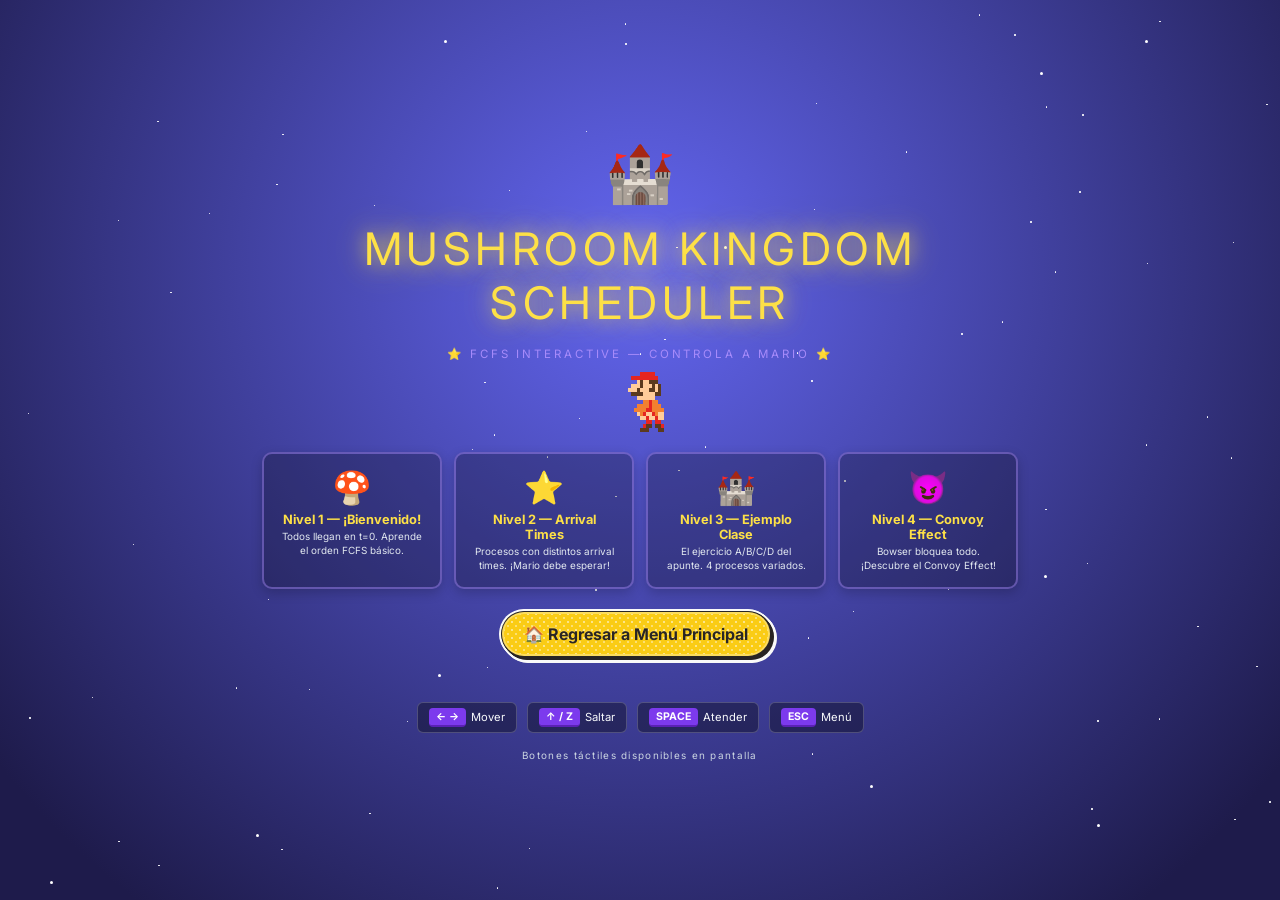
<file: web/fcfs_game.html>
<!DOCTYPE html>
<html lang="es">
<head>
<meta charset="UTF-8"/>
<meta name="viewport" content="width=device-width, initial-scale=1.0"/>
<title>Mario FCFS — Mushroom Kingdom Scheduler</title>
<link rel="preconnect" href="https://fonts.googleapis.com" />
<link rel="preconnect" href="https://fonts.gstatic.com" crossorigin />
<link href="https://fonts.googleapis.com/css2?family=Inter:wght@400;500;600;700;800&family=JetBrains+Mono:wght@400;500;700&display=swap" rel="stylesheet" />
<style>
*,*::before,*::after{box-sizing:border-box;margin:0;padding:0}
html,body{width:100%;height:100%;overflow:hidden;background:#0a0a1a;font-family:'Inter',sans-serif;color:#f0f0f0;user-select:none}

.screen{position:fixed;inset:0;display:flex;flex-direction:column;align-items:center;justify-content:center;transition:opacity .35s}
.screen.hidden{opacity:0;pointer-events:none}

/* ── TITLE ── */
#scTitle{background:radial-gradient(ellipse at 50% 30%,#6366f1 0%,#1e1b4b 90%);gap:0;overflow-y:auto;padding:20px}
.t-stars{position:fixed;inset:0;overflow:hidden;pointer-events:none;z-index:0}
.tstar{position:absolute;border-radius:50%;background:#fff;animation:tw var(--d) var(--dl) ease-in-out infinite alternate}
@keyframes tw{from{opacity:.1}to{opacity:.9}}
.t-content{position:relative;z-index:1;display:flex;flex-direction:column;align-items:center;gap:16px;width:100%;max-width:900px}
.t-castle{font-size:3.5rem;animation:fl 3s ease-in-out infinite alternate}
@keyframes fl{from{transform:translateY(0)}to{transform:translateY(-10px)}}
.t-main{font-size:clamp(1.3rem,5vw,2.8rem);color:#fde047;text-shadow:0 0 20px rgba(253,224,71,.8),0 0 40px rgba(253,224,71,.4);letter-spacing:.1em;text-align:center;line-height:1.2;animation:tp 2s ease-in-out infinite alternate}
@keyframes tp{from{text-shadow:0 0 20px rgba(253,224,71,.8)}to{text-shadow:0 0 35px #fde047,0 0 60px rgba(253,224,71,.5)}}
.t-sub{font-size:.72rem;letter-spacing:.25em;color:#a78bfa;text-transform:uppercase}
.t-levels{display:flex;gap:12px;flex-wrap:wrap;justify-content:center}
.lv-card{background:rgba(0,0,0,.25);border:2px solid rgba(167,139,250,.45);border-radius:10px;padding:14px 16px;cursor:pointer;transition:.22s;width:180px;text-align:center;box-shadow:0 4px 12px rgba(0,0,0,.2)}
.lv-card:hover{border-color:#fde047;box-shadow:0 0 18px rgba(253,224,71,.5);background:rgba(253,224,71,.12);transform:translateY(-3px)}
.lv-emoji{font-size:2rem;display:block;margin-bottom:5px}
.lv-name{font-size:.8rem;font-weight:700;color:#fde047;margin-bottom:3px}
.lv-desc{font-size:.62rem;color:#e2e8f0;line-height:1.4}
.t-keys{display:flex;gap:10px;flex-wrap:wrap;justify-content:center}
.kh{background:rgba(0,0,0,.35);border:1px solid rgba(255,255,255,.2);border-radius:6px;padding:5px 11px;font-size:.7rem;color:#f8fafc;display:flex;align-items:center;gap:5px}
.kb{background:#7c3aed;border-radius:4px;padding:2px 7px;font-size:.66rem;color:#fff;font-weight:700;border-bottom:2px solid #5b21b6}

/* ── GAME ── */
#scGame{background:#1a0a2e;flex-direction:column;padding:0;align-items:stretch}
.hud{display:flex;align-items:center;padding:10px 18px;gap:16px;flex-shrink:0;background:rgba(0,0,0,.75);border-bottom:2px solid #7c3aed;z-index:100;min-height:52px}
.hi{display:flex;align-items:center;gap:6px;font-size:.85rem}
.hl{color:#a78bfa;letter-spacing:.08em;text-transform:uppercase;font-size:.72rem}
.hv{color:#fde047;font-weight:700;font-size:1rem;text-shadow:0 0 8px rgba(253,224,71,.5)}
.h-lvl{margin-left:auto;color:#fde047;font-size:.82rem;letter-spacing:.12em}
.h-lives{font-size:1.2rem;letter-spacing:3px}
.game-wrap{flex:1;width:100%;position:relative;overflow:hidden;display:flex}
#gc{display:block;image-rendering:pixelated}

/* SIDE PANEL */
.sp{position:absolute;right:0;top:0;bottom:0;width:300px;background:rgba(8,8,24,.94);border-left:2px solid #7c3aed;padding:12px 10px;overflow-y:auto;z-index:50;display:flex;flex-direction:column;gap:10px}
.spt{font-size:.68rem;letter-spacing:.18em;color:#a78bfa;text-transform:uppercase;border-bottom:1px solid rgba(124,58,237,.3);padding-bottom:5px;margin-bottom:1px}
.sp-ch{display:flex;align-items:center;gap:7px;padding:7px 9px;border-radius:6px;border:1px solid rgba(124,58,237,.2);background:rgba(124,58,237,.04);font-size:.8rem;transition:.25s}
.sp-ch.active{border-color:#fde047;background:rgba(253,224,71,.07);box-shadow:0 0 8px rgba(253,224,71,.2)}
.sp-ch.done{opacity:.28;filter:grayscale(.8)}
.sp-num{font-size:.65rem;background:#7c3aed;border-radius:99px;padding:2px 6px;color:#fff;font-weight:700;flex-shrink:0}
.sp-em{font-size:1.1rem;flex-shrink:0}
.sp-info{flex:1;min-width:0}
.sp-nm{font-weight:700;color:#f0f0f0;font-size:.8rem;white-space:nowrap;overflow:hidden;text-overflow:ellipsis}
.sp-bt{color:#8080a0;font-size:.72rem}
.sp-gseg{display:flex;align-items:center;padding:4px 6px;border-radius:4px;font-size:.74rem;font-weight:700;animation:sgi .3s ease both;margin-bottom:2px}
@keyframes sgi{from{transform:translateX(8px);opacity:0}to{opacity:1}}
.sp-gt{margin-left:auto;font-size:.66rem;opacity:.6;font-family:monospace}
.sp-row{display:flex;justify-content:space-between;font-size:.75rem;padding:3px 0;border-bottom:1px solid rgba(255,255,255,.04)}
.sp-row .k{color:#9090b0}.sp-row .v{color:#fde047;font-weight:700;font-family:monospace}

/* TOAST */
#toast{position:absolute;top:50%;left:50%;transform:translate(-50%,-50%);background:rgba(8,8,24,.98);border:4px solid #fde047;border-radius:16px;padding:24px 36px;text-align:center;z-index:200;pointer-events:none;opacity:0;transition:opacity .35s;max-width:550px;min-width:300px;box-shadow:0 0 50px rgba(253,224,71,.25)}
#toast.show{opacity:1}
#toast .ti{font-size:3.5rem;display:block;margin-bottom:8px}
#toast .tm{font-size:1.35rem;color:#7c3aed;font-weight:800;margin-bottom:6px}
.ts{font-size:.95rem;color:#b8b8d0;line-height:1.55}

/* MOBILE BTNs */
.mc{display:none;position:absolute;bottom:10px;left:0;right:0;justify-content:space-between;padding:0 14px;z-index:150;pointer-events:none}
.mc-g{display:flex;gap:8px;pointer-events:all}
.mb{width:52px;height:52px;border-radius:50%;background:rgba(124,58,237,.55);border:2px solid rgba(167,139,250,.65);font-size:1.2rem;display:flex;align-items:center;justify-content:center;cursor:pointer;-webkit-tap-highlight-color:transparent;touch-action:manipulation}
.mb:active{opacity:0.7}
@media(max-width:640px){.mc{display:flex}.sp{width:170px}}
@media(pointer:coarse){.mc{display:flex}}

/* ── RESULTS ── */
#scResults{background:radial-gradient(ellipse at 50% 0%,#1a0a3d,#0a0a1a 70%);overflow-y:auto;padding:28px 18px;gap:18px}
.rh{text-align:center}
.rtro{font-size:3.5rem;animation:rts 1s ease-out}
@keyframes rts{from{transform:rotateY(0)}to{transform:rotateY(360deg)}}
.rtitle{font-size:clamp(1.8rem,5vw,2.8rem);color:#fde047;text-shadow:0 0 20px rgba(253,224,71,.6);margin:8px 0 6px}
.rsub{font-size:1.1rem;color:#a78bfa;letter-spacing:.2em;text-transform:uppercase}
.rsb{background:rgba(124,58,237,.1);border:2px solid rgba(124,58,237,.35);border-radius:12px;padding:20px 28px;display:flex;gap:32px;justify-content:center;flex-wrap:wrap}
.rsi .rv{font-size:2.8rem;font-weight:700;color:#fde047;text-shadow:0 0 16px rgba(253,224,71,.5);font-family:monospace}
.rsi .rl{font-size:1rem;color:#a78bfa;letter-spacing:.13em;text-transform:uppercase;margin-top:4px}
.rg-wrap{width:100%;max-width:850px;overflow-x:auto}
.rg-bar{display:flex;height:65px}
.rg-seg{display:flex;align-items:center;justify-content:center;font-size:1.2rem;font-weight:700;overflow:hidden;flex-shrink:0;border-left:2px solid rgba(255,255,255,.2);animation:rs .4s ease both}
@keyframes rs{from{clip-path:inset(0 100% 0 0)}to{clip-path:inset(0 0 0 0)}}
.rg-ticks{position:relative;height:24px;margin-top:5px}
.rg-tick{position:absolute;transform:translateX(-50%);font-size:.85rem;color:#999;white-space:nowrap}
.rg-tick::before{content:'';display:block;width:2px;height:6px;background:#666;margin:0 auto 3px}
.rtbl{width:100%;max-width:850px;border-collapse:collapse;font-size:1.05rem;margin-bottom:20px}
.rtbl th{padding:12px 14px;color:#a78bfa;font-size:.85rem;letter-spacing:.13em;border-bottom:2px solid rgba(124,58,237,.3);text-align:center;text-transform:uppercase}
.rtbl td{padding:12px 14px;text-align:center;border-bottom:1px solid rgba(255,255,255,.05)}
.r-refl{width:100%;max-width:850px;background:rgba(16,185,129,.06);border:1px solid rgba(16,185,129,.28);border-radius:12px;padding:20px 24px;font-size:1rem;color:#b0b0d0;line-height:1.6}
.r-refl-t{color:#10b981;font-weight:700;font-size:1.2rem;margin-bottom:10px;display:flex;gap:7px;align-items:center}
.r-convoy{background:rgba(239,68,68,.07);border:1px solid rgba(239,68,68,.28);border-radius:7px;padding:12px 16px;margin-top:12px;font-size:.95rem;color:#fca5a5}
.r-btns{display:flex;gap:10px;flex-wrap:wrap;justify-content:center}
.rb{padding:10px 22px;border-radius:8px;font-family:inherit;font-size:.78rem;letter-spacing:.08em;cursor:pointer;border:2px solid;font-weight:700;transition:.2s;text-transform:uppercase}
.rb-p{background:#7c3aed;border-color:#7c3aed;color:#fff}
.rb-p:hover{background:#6d28d9;box-shadow:0 0 14px rgba(124,58,237,.5)}
.rb-g{background:transparent;border-color:rgba(167,139,250,.38);color:#a78bfa}
.rb-g:hover{border-color:#a78bfa;background:rgba(167,139,250,.09)}
.page-overlay-loader { position: fixed; inset: 0; background: #020210; z-index: 99999; display: flex; flex-direction: column; align-items: center; justify-content: center; transition: opacity 0.6s ease; }
.page-overlay-loader.hidden { opacity: 0; pointer-events: none; }
.loader { width: fit-content; font-size: 17px; font-family: monospace; line-height: 1.4; font-weight: bold; padding: 30px 2px 50px; background: linear-gradient(#fff 0 0) 0 0/100% 100% content-box padding-box no-repeat; position: relative; overflow: hidden; animation: l10-0 2s infinite cubic-bezier(1, 175, 0.5, 175); }
.loader::before { content: "Loading"; display: inline-block; animation: l10-2 2s infinite; color: #fff; }
.loader::after { content: ""; position: absolute; width: 34px; height: 28px; top: 110%; left: calc(50% - 16px); background: linear-gradient(90deg, #0000 12px, #f92033 0 22px, #0000 0 26px, #fdc98d 0 32px, #0000) bottom 26px left 50%, linear-gradient(90deg, #0000 10px, #f92033 0 28px, #fdc98d 0 32px, #0000 0) bottom 24px left 50%, linear-gradient(90deg, #0000 10px, #643700 0 16px, #fdc98d 0 20px, #000 0 22px, #fdc98d 0 24px, #000 0 26px, #f92033 0 32px, #0000 0) bottom 22px left 50%, linear-gradient(90deg, #0000 8px, #643700 0 10px, #fdc98d 0 12px, #643700 0 14px, #fdc98d 0 20px, #000 0 22px, #fdc98d 0 28px, #f92033 0 32px, #0000 0) bottom 20px left 50%, linear-gradient(90deg, #0000 8px, #643700 0 10px, #fdc98d 0 12px, #643700 0 16px, #fdc98d 0 22px, #000 0 24px, #fdc98d 0 30px, #f92033 0 32px, #0000 0) bottom 18px left 50%, linear-gradient(90deg, #0000 8px, #643700 0 12px, #fdc98d 0 20px, #000 0 28px, #f92033 0 30px, #0000 0) bottom 16px left 50%, linear-gradient(90deg, #0000 12px, #fdc98d 0 26px, #f92033 0 30px, #0000 0) bottom 14px left 50%, linear-gradient(90deg, #fdc98d 6px, #f92033 0 14px, #222a87 0 16px, #f92033 0 22px, #222a87 0 24px, #f92033 0 28px, #0000 0 32px, #643700 0) bottom 12px left 50%, linear-gradient(90deg, #fdc98d 6px, #f92033 0 16px, #222a87 0 18px, #f92033 0 24px, #f92033 0 26px, #0000 0 30px, #643700 0) bottom 10px left 50%, linear-gradient(90deg, #0000 10px, #f92033 0 16px, #222a87 0 24px, #feee49 0 26px, #222a87 0 30px, #643700 0) bottom 8px left 50%, linear-gradient(90deg, #0000 12px, #222a87 0 18px, #feee49 0 20px, #222a87 0 30px, #643700 0) bottom 6px left 50%, linear-gradient(90deg, #0000 8px, #643700 0 12px, #222a87 0 30px, #643700 0) bottom 4px left 50%, linear-gradient(90deg, #0000 6px, #643700 0 14px, #222a87 0 26px, #0000 0) bottom 2px left 50%, linear-gradient(90deg, #0000 6px, #643700 0 10px, #0000 0) bottom 0px left 50%; background-size: 34px 2px; background-repeat: no-repeat; animation: inherit; animation-name: l10-1; }
@keyframes l10-0 { 0%, 30% { background-position: 0 0px; } 50%, 100% { background-position: 0 -0.1px; } }
@keyframes l10-1 { 50%, 100% { top: 109.5%; } }
@keyframes l10-2 { 0%, 30% { transform: translateY(0); } 80%, 100% { transform: translateY(-260%); } }
.button {
  --stone-50: #fafaf9;
  --stone-800: #292524;
  --yellow-400: #facc15;
  font-size: 1rem;
  cursor: pointer;
  position: relative;
  font-family: inherit;
  font-weight: bold;
  line-height: 1;
  padding: 1px;
  transform: translate(-4px, -4px);
  outline: 2px solid transparent;
  outline-offset: 5px;
  border-radius: 9999px;
  background-color: var(--stone-800);
  color: var(--stone-800);
  transition: transform 150ms ease, box-shadow 150ms ease;
  text-align: center;
  box-shadow: 0.5px 0.5px 0 0 var(--stone-800), 1px 1px 0 0 var(--stone-800), 1.5px 1.5px 0 0 var(--stone-800), 2px 2px 0 0 var(--stone-800), 2.5px 2.5px 0 0 var(--stone-800), 3px 3px 0 0 var(--stone-800), 0 0 0 2px var(--stone-50), 0.5px 0.5px 0 2px var(--stone-50), 1px 1px 0 2px var(--stone-50), 1.5px 1.5px 0 2px var(--stone-50), 2px 2px 0 2px var(--stone-50), 2.5px 2.5px 0 2px var(--stone-50), 3px 3px 0 2px var(--stone-50), 3.5px 3.5px 0 2px var(--stone-50), 4px 4px 0 2px var(--stone-50);
}
.button:hover { transform: translate(0, 0); box-shadow: 0 0 0 2px var(--stone-50); }
.button:active, .button:focus-visible { outline-color: var(--yellow-400); }
.button:focus-visible { outline-style: dashed; }
.button > div {
  position: relative; pointer-events: none; background-color: var(--yellow-400); border: 2px solid rgba(255, 255, 255, 0.3); border-radius: 9999px;
}
.button > div::before {
  content: ""; position: absolute; inset: 0; border-radius: 9999px; opacity: 0.5;
  background-image: radial-gradient(rgb(255 255 255 / 80%) 20%, transparent 20%), radial-gradient(rgb(255 255 255 / 100%) 20%, transparent 20%);
  background-position: 0 0, 4px 4px; background-size: 8px 8px; mix-blend-mode: hard-light; animation: btn-dots 0.5s infinite linear;
}
.button > div > span {
  position: relative; display: flex; align-items: center; justify-content: center; padding: 0.75rem 1.25rem; gap: 0.25rem;
  filter: drop-shadow(0 -1px 0 rgba(255, 255, 255, 0.25));
}
.button > div > span:active { transform: translateY(2px); }
@keyframes btn-dots { 0% { background-position: 0 0, 4px 4px; } 100% { background-position: 8px 0, 12px 4px; } }
</style>
</head>
<body>
<!-- Page Loader -->
<div id="page-loader" class="page-overlay-loader">
  <div class="loader"></div>
</div>
<script>
  window.addEventListener('load', () => { setTimeout(() => { const l=document.getElementById('page-loader'); if(l) l.classList.add('hidden'); }, 500); });
</script>

<!-- ══ TITLE ══ -->
<div class="screen" id="scTitle">
  <div class="t-stars" id="tStars"></div>
  <div class="t-content">
    <div class="t-castle">🏰</div>
    <div class="t-main">MUSHROOM KINGDOM<br>SCHEDULER</div>
    <div class="t-sub">⭐ FCFS Interactive — Controla a Mario ⭐</div>
    <canvas id="tMarioMenu" width="48" height="64" style="margin-top:-5px"></canvas>
    <div class="t-levels" id="tLevels"></div>
    <a href="index.html" class="button" style="text-decoration: none; margin: 10px auto 25px auto; display: block; width: fit-content; max-width: 90%;">
      <div><span>🏠 Regresar a Menú Principal</span></div>
    </a>
    <div class="t-keys">
      <div class="kh"><span class="kb">← →</span> Mover</div>
      <div class="kh"><span class="kb">↑ / Z</span> Saltar</div>
      <div class="kh"><span class="kb">SPACE</span> Atender</div>
      <div class="kh"><span class="kb">ESC</span> Menú</div>
    </div>
    <div style="font-size:.62rem;color:#cbd5e1;letter-spacing:.13em">Botones táctiles disponibles en pantalla</div>
  </div>
</div>

<!-- ══ GAME ══ -->
<div class="screen hidden" id="scGame">
  <div class="hud">
    <div class="hi"><span class="h-lives" id="hLives">❤️❤️❤️</span></div>
    <div class="hi"><span class="hl">Score</span><span class="hv" id="hScore">0</span></div>
    <div class="hi"><span class="hl">CPU t</span><span class="hv" id="hClock">0</span></div>
    <div class="hi"><span class="hl">Siguiente</span><span class="hv" id="hNext">—</span></div>
    <div class="h-lvl" id="hLvl">NIVEL 1</div>
  </div>
  <div class="game-wrap" id="gWrap">
    <canvas id="gc"></canvas>
    <div class="sp" id="sp">
      <div class="spt">📋 Cola FCFS</div>
      <div id="spQ"></div>
      <div class="spt" style="margin-top:4px">📊 Gantt</div>
      <div id="spG"></div>
      <div class="spt" style="margin-top:4px">⏱ Métricas</div>
      <div id="spM"></div>
    </div>
    <div id="toast"><span class="ti" id="tIcon">⭐</span><div class="tm" id="tMsg">—</div><div class="ts" id="tSub">—</div></div>
    <div class="mc" id="mc">
      <div class="mc-g"><div class="mb" id="mcL">◀</div><div class="mb" id="mcR">▶</div></div>
      <div class="mc-g"><div class="mb" id="mcJ">↑</div><div class="mb" id="mcA">✋</div></div>
    </div>
  </div>
</div>

<!-- ══ RESULTS ══ -->
<div class="screen hidden" id="scResults">
  <div class="rh"><div class="rtro" id="rTro">🏆</div><div class="rtitle" id="rTitle">¡Completado!</div><div class="rsub" id="rSub">—</div></div>
  <div class="rsb" id="rSB"></div>
  <div class="rg-wrap">
    <div style="font-size:.58rem;letter-spacing:.18em;color:#a78bfa;margin-bottom:5px">DIAGRAMA DE GANTT</div>
    <div class="rg-bar" id="rGBar"></div>
    <div class="rg-ticks" id="rGTicks"></div>
  </div>
  <table class="rtbl"><thead><tr><th>Personaje</th><th>AT</th><th>BT</th><th>Start</th><th>CT</th><th>TAT</th><th>WT</th></tr></thead>
    <tbody id="rTB"></tbody><tfoot id="rTF"></tfoot></table>
  <div class="r-refl" id="rRefl"></div>
  <div class="r-btns">
    <button class="rb rb-p" id="bNxt">Siguiente Nivel ▶</button>
    <button class="rb rb-g" id="bRep">↺ Repetir</button>
    <button class="rb rb-g" id="bMenu">🏠 Menú</button>
  </div>
</div>

<script>
'use strict';

const _ = null;
const R = '#e52521';
const S = '#ffcc99';
const B = '#5b3a1e';
const O = '#f28030';
const WH = '#ffffff';

const MARIO_FRAMES = {
  idle:[
    [_,_,_,R,R,R,R,R,_,_,_,_,_,_,_,_],
    [_,_,R,R,R,R,R,R,R,R,R,_,_,_,_,_],
    [_,_,B,B,B,S,S,B,S,_,_,_,_,_,_,_],
    [_,B,S,B,S,S,S,B,S,S,S,_,_,_,_,_],
    [_,B,S,B,B,S,S,S,B,S,S,S,_,_,_,_],
    [_,B,B,S,S,S,S,B,B,B,B,_,_,_,_,_],
    [_,_,_,S,S,S,S,S,S,S,_,_,_,_,_,_],
    [_,_,O,O,R,O,O,O,_,_,_,_,_,_,_,_],
    [_,O,O,O,R,O,O,O,O,O,_,_,_,_,_,_],
    [O,O,O,O,R,R,O,O,O,O,O,_,_,_,_,_],
    [S,S,O,R,S,S,R,O,S,S,_,_,_,_,_,_],
    [S,S,S,R,S,S,R,S,S,S,_,_,_,_,_,_],
    [_,_,R,R,_,_,R,R,_,_,_,_,_,_,_,_],
    [_,B,B,B,_,_,B,B,B,_,_,_,_,_,_,_],
    [B,B,B,_,_,_,_,B,B,B,_,_,_,_,_,_],
    [_,_,_,_,_,_,_,_,_,_,_,_,_,_,_,_],
  ],
  run1:[
    [_,_,_,R,R,R,R,R,_,_,_,_,_,_,_,_],
    [_,_,R,R,R,R,R,R,R,R,R,_,_,_,_,_],
    [_,_,B,B,B,S,S,B,S,_,_,_,_,_,_,_],
    [_,B,S,B,S,S,S,B,S,S,S,_,_,_,_,_],
    [_,B,S,B,B,S,S,S,B,S,S,S,_,_,_,_],
    [_,B,B,S,S,S,S,B,B,B,B,_,_,_,_,_],
    [_,_,_,S,S,S,S,S,S,_,_,_,_,_,_,_],
    [_,_,O,O,R,O,O,_,_,_,_,_,_,_,_,_],
    [_,O,O,O,R,O,O,O,O,_,_,_,_,_,_,_],
    [O,O,O,O,R,R,O,O,O,O,_,_,_,_,_,_],
    [S,S,O,R,S,S,R,O,S,_,_,_,_,_,_,_],
    [S,S,R,S,S,R,S,S,_,_,_,_,_,_,_,_],
    [_,R,R,_,R,R,_,_,_,_,_,_,_,_,_,_],
    [R,B,B,_,B,B,R,_,_,_,_,_,_,_,_,_],
    [B,B,_,_,_,B,B,B,_,_,_,_,_,_,_,_],
    [_,_,_,_,_,_,_,_,_,_,_,_,_,_,_,_],
  ],
  run2:[
    [_,_,_,R,R,R,R,R,_,_,_,_,_,_,_,_],
    [_,_,R,R,R,R,R,R,R,R,R,_,_,_,_,_],
    [_,_,B,B,B,S,S,B,S,_,_,_,_,_,_,_],
    [_,B,S,B,S,S,S,B,S,S,S,_,_,_,_,_],
    [_,B,S,B,B,S,S,S,B,S,S,S,_,_,_,_],
    [_,B,B,S,S,S,S,B,B,B,B,_,_,_,_,_],
    [_,_,_,S,S,S,S,S,S,_,_,_,_,_,_,_],
    [_,_,O,O,R,O,O,O,_,_,_,_,_,_,_,_],
    [O,O,O,O,R,O,O,O,O,_,_,_,_,_,_],
    [O,O,O,R,R,O,O,O,O,O,_,_,_,_,_,_],
    [S,O,R,S,S,R,O,O,S,_,_,_,_,_,_,_],
    [S,R,S,S,R,S,S,_,_,_,_,_,_,_,_,_],
    [R,R,_,R,R,_,_,_,_,_,_,_,_,_,_,_],
    [B,B,_,B,B,R,_,_,_,_,_,_,_,_,_,_],
    [_,_,_,B,B,B,B,_,_,_,_,_,_,_,_,_],
    [_,_,_,_,_,_,_,_,_,_,_,_,_,_,_,_],
  ],
  jump:[
    [_,_,_,R,R,R,R,R,_,_,_,_,_,_,_,_],
    [_,_,R,R,R,R,R,R,R,R,R,_,_,_,_,_],
    [_,_,B,B,B,S,S,B,S,_,_,_,_,_,_,_],
    [_,B,S,B,S,S,S,B,S,S,S,_,_,_,_,_],
    [_,B,S,B,B,S,S,S,B,S,S,S,_,_,_,_],
    [_,B,B,S,S,S,S,B,B,B,B,_,_,_,_,_],
    [_,_,_,S,S,S,S,S,S,_,_,_,_,_,_,_],
    [O,O,O,R,O,O,O,O,_,_,_,_,_,_,_,_],
    [O,O,O,O,R,O,O,O,O,O,O,_,_,_,_,_],
    [O,O,O,R,R,O,O,O,O,O,_,_,_,_,_,_],
    [S,S,R,S,S,R,O,S,S,_,_,_,_,_,_,_],
    [_,R,S,S,R,_,S,S,_,_,_,_,_,_,_,_],
    [_,R,R,R,R,_,_,_,_,_,_,_,_,_,_,_],
    [B,B,B,B,_,_,_,_,_,_,_,_,_,_,_,_],
    [_,_,_,_,_,_,_,_,_,_,_,_,_,_,_,_],
    [_,_,_,_,_,_,_,_,_,_,_,_,_,_,_,_],
  ]
};

const MARIO_CACHE=new Map();
function getMarioSpr(f){
  if(MARIO_CACHE.has(f))return MARIO_CACHE.get(f);
  const c=document.createElement('canvas');c.width=16;c.height=16;
  const cx=c.getContext('2d');
  const o=MARIO_FRAMES[f]||MARIO_FRAMES.idle;
  for(let y=0;y<16;y++)for(let x=0;x<16;x++)if(o[y][x]!==null){cx.fillStyle=o[y][x];cx.fillRect(x,y,1,1);}
  MARIO_CACHE.set(f,c);return c;
}

/* ═══ LEVELS ═══════════════════════════════════════════════ */
const LEVELS=[
  {id:0,name:'Nivel 1 — ¡Bienvenido!',emoji:'🍄',desc:'Todos llegan en t=0. Aprende el orden FCFS básico.',
   chars:[{name:'Toad',emoji:'🍄',color:'#10b981',at:0,bt:3},{name:'Yoshi',emoji:'🦎',color:'#3b82f6',at:0,bt:2},{name:'Koopa',emoji:'🐢',color:'#f59e0b',at:0,bt:4}]},
  {id:1,name:'Nivel 2 — Arrival Times',emoji:'⭐',desc:'Procesos con distintos arrival times. ¡Mario debe esperar!',
   chars:[{name:'P1',emoji:'🌸',color:'#a78bfa',at:0,bt:5},{name:'P2',emoji:'🐾',color:'#10b981',at:2,bt:4},{name:'P3',emoji:'⭐',color:'#fde047',at:4,bt:2}]},
  {id:2,name:'Nivel 3 — Ejemplo Clase',emoji:'🏰',desc:'El ejercicio A/B/C/D del apunte. 4 procesos variados.',
   chars:[{name:'A',emoji:'🌺',color:'#f43f5e',at:0,bt:3},{name:'B',emoji:'🦊',color:'#f59e0b',at:0,bt:2},{name:'C',emoji:'🦔',color:'#3b82f6',at:1,bt:4},{name:'D',emoji:'🌻',color:'#10b981',at:3,bt:2}]},
  {id:3,name:'Nivel 4 — Convoy Effect',emoji:'😈',desc:'Bowser bloquea todo. ¡Descubre el Convoy Effect!',
   chars:[{name:'Bowser',emoji:'🐊',color:'#ef4444',at:0,bt:7},{name:'Koopa',emoji:'🐢',color:'#f59e0b',at:1,bt:1},{name:'Goomba',emoji:'🍄',color:'#10b981',at:2,bt:1},{name:'Star',emoji:'⭐',color:'#fde047',at:3,bt:1}]}
];

const TILE=52, GU=42;

/* ═══ TITLE ════════════════════════════════════════════════ */
(function(){
  const s=document.getElementById('tStars');
  for(let i=0;i<90;i++){
    const d=document.createElement('div');d.className='tstar';
    const sz=Math.random()<.15?3:1.5;
    d.style.cssText=`left:${Math.random()*100}%;top:${Math.random()*100}%;width:${sz}px;height:${sz}px;--d:${(2+Math.random()*4).toFixed(1)}s;--dl:${(Math.random()*5).toFixed(1)}s`;
    s.appendChild(d);
  }
  const w=document.getElementById('tLevels');
  LEVELS.forEach((lv,i)=>{
    const c=document.createElement('div');c.className='lv-card';
    c.innerHTML=`<span class="lv-emoji">${lv.emoji}</span><div class="lv-name">${lv.name}</div><div class="lv-desc">${lv.desc}</div>`;
    c.addEventListener('click',()=>startLevel(i));w.appendChild(c);
  });
  const tm=document.getElementById('tMarioMenu');
  if(tm){
    const cx=tm.getContext('2d');
    cx.imageSmoothingEnabled=false;
    let tk=0;
    setInterval(()=>{
      tk++;
      cx.clearRect(0,0,48,64);
      cx.save();
      if(Math.floor(tk/4)%2!==0){cx.translate(48,0);cx.scale(-1,1);}
      const spr=getMarioSpr(tk%2===0?'run1':'run2');
      cx.drawImage(spr,0,0,48,64);
      cx.restore();
    },140);
  }
})();

/* ═══ ENGINE ════════════════════════════════════════════════ */
const canvas=document.getElementById('gc'),ctx=canvas.getContext('2d');
const gWrap=document.getElementById('gWrap');
let W,H,SP_W=300;

function resize(){
  SP_W=window.innerWidth<=640?170:300;
  W=gWrap.clientWidth-SP_W;H=gWrap.clientHeight;
  canvas.width=W;canvas.height=H;
}

/* STATE */
let G={running:false};
const keys={};

/* INPUT */
document.addEventListener('keydown',e=>{
  keys[e.code]=true;
  if(e.code==='Space'){e.preventDefault();doAction();}
  if(e.code==='KeyZ')  keys['ArrowUp']=true;
  if(e.code==='Escape')goMenu();
});
document.addEventListener('keyup',e=>{
  keys[e.code]=false;
  if(e.code==='KeyZ')keys['ArrowUp']=false;
});
['mcL','mcR','mcJ','mcA'].forEach(id=>{
  const el=document.getElementById(id);
  const cm={mcL:'ArrowLeft',mcR:'ArrowRight',mcJ:'ArrowUp',mcA:'Space'};
  el.addEventListener('pointerdown',e=>{e.preventDefault();if(id==='mcA')doAction();else keys[cm[id]]=true;});
  el.addEventListener('pointerup', ()=>keys[cm[id]]=false);
  el.addEventListener('pointerleave',()=>keys[cm[id]]=false);
});

/* FCFS */
function fcfs(chars){
  const s=[...chars].sort((a,b)=>a.at-b.at);
  let t=0,r=[];
  s.forEach((c,i)=>{const st=Math.max(t,c.at),e=st+c.bt;r.push({...c,order:i,s:st,e,tat:e-c.at,wt:e-c.at-c.bt});t=e;});
  return r;
}

/* BUILD WORLD */
function buildWorld(li){
  const lv=LEVELS[li];
  const sched=fcfs(lv.chars);
  const n=sched.length;
  const worldW=Math.max(W*2.2, n*TILE*6+250);
  const gy=Math.round(H*0.7);

  const chars=sched.map((p,i)=>{
    const x=180+i*(worldW-260)/Math.max(n-1,1);
    return{...p,x,y:gy-TILE,w:TILE,h:TILE,served:false,serving:false,bob:Math.random()*Math.PI*2,idx:i};
  });

  const mario={x:60,y:gy-TILE,w:TILE*.85,h:TILE,vx:0,vy:0,onGround:true,facing:1,frame:0,ft:0,st:'idle',it:0,wt2:0};
  return{sched,chars,mario,worldW,gy};
}

/* START LEVEL */
function startLevel(li){
  resize();
  const{sched,chars,mario,worldW,gy}=buildWorld(li);
  G={
    li,score:0,lives:3,clock:0,sched,doneIdx:-1,
    chars,mario,worldW,gy,camX:0,
    particles:[],shake:0,toastT:0,wrongF:0,
    idleT:0,running:true
  };
  showSc('scGame');
  hideTst();
  document.getElementById('hLvl').textContent=LEVELS[li].name;
  updateHUD();updateSP();
  lastT=0;requestAnimationFrame(loop);
}

/* LOOP */
let lastT=0;
function loop(ts){
  if(!G.running)return;
  const dt=Math.min((ts-lastT)/1000,.05);lastT=ts;
  update(dt);draw();
  requestAnimationFrame(loop);
}

/* UPDATE */
function update(dt){
  const{mario,chars,gy,worldW}=G;
  if(G.shake>0)G.shake-=dt;
  if(G.toastT>0){G.toastT-=dt;if(G.toastT<=0)hideTst();}
  if(G.wrongF>0)G.wrongF-=dt;
  G.idleT+=dt;

  if(mario.st==='interact'){
    mario.it-=dt;
    if(mario.it<=0){
      mario.st='idle';
      const c = G.chars[G.doneIdx+1];
      spawn(c.x+c.w/2,c.y,'#fde047',14);
      showTst('✅',`${c.emoji} ${c.name} atendido!`,`Fin: ${c.e} | Tiempo en Sistema: ${c.tat} | Tiempo de Espera: ${c.wt}`, 4.5);
      finishServing();
    }
    return;
  }
  if(mario.st==='wait'){mario.wt2-=dt;if(mario.wt2<=0)mario.st='idle';}

  const spd=210,jmp=-540;
  mario.vx=0;
  if(keys['ArrowLeft']){mario.vx=-spd;mario.facing=-1;}
  if(keys['ArrowRight']){mario.vx=spd;mario.facing=1;}
  if(keys['ArrowUp']&&mario.onGround){mario.vy=jmp;mario.onGround=false;mario.st='jump';}

  mario.vy+=1450*dt;
  mario.x+=mario.vx*dt;
  mario.y+=mario.vy*dt;

  if(mario.y>=gy-mario.h){mario.y=gy-mario.h;mario.vy=0;mario.onGround=true;if(mario.st==='jump')mario.st='idle';}
  mario.x=Math.max(0,Math.min(mario.x,worldW-mario.w));

  mario.ft+=dt;
  if(mario.ft>0.13){mario.ft=0;mario.frame=(mario.frame+1)%4;}
  if(mario.vx!==0&&mario.onGround)mario.st='run';
  else if(mario.onGround&&mario.st!=='wait')mario.st='idle';

  G.camX=Math.max(0,Math.min(mario.x-W*.35,worldW-W));

  chars.forEach(c=>c.bob+=dt*2);
  G.particles.forEach(p=>{p.x+=p.vx*dt;p.y+=p.vy*dt;p.vy+=420*dt;p.life-=dt;});
  G.particles=G.particles.filter(p=>p.life>0);
}

/* ACTION */
function doAction(){
  if(!G.running||G.mario.st==='interact')return;
  const mario=G.mario,ni=G.doneIdx+1;
  if(ni>=G.chars.length)return;
  const REACH=TILE*2.8;
  let closest=null,cd=Infinity;
  G.chars.forEach(c=>{
    if(c.served)return;
    const d=Math.abs((mario.x+mario.w/2)-(c.x+c.w/2));
    if(d<cd){cd=d;closest=c;}
  });
  if(!closest||cd>REACH){showTst('💨','¡Acércate más!','Camina hasta el personaje y presiona SPACE.');return;}
  if(closest.idx!==ni){
    G.wrongF=.55;G.shake=.4;G.lives=Math.max(0,G.lives-1);updateHUD();
    const right=G.chars[ni];
    showTst('❌','¡Orden incorrecto!',`FCFS: atiende primero a ${right.emoji} ${right.name} (llegó antes).`);
    spawn(mario.x+mario.w/2,mario.y+mario.h/2,'#ef4444',9);
    if(G.lives<=0)setTimeout(gameOver,1100);
    return;
  }
  closest.serving=true;mario.st='interact';mario.it=closest.bt;
  G.execBT=closest.bt; // store for countdown display
  mario.facing=closest.x>mario.x?1:-1;
  const st=Math.max(G.clock,closest.at);
  closest.s=st;closest.e=st+closest.bt;closest.tat=closest.e-closest.at;closest.wt=closest.e-closest.at-closest.bt;
  G.clock=closest.e;
  G.score+=100+(closest.wt===0?50:0);updateHUD();
  showTst('⚙️',`Ejecutando a ${closest.name}...`,`Tiempo real de CPU: ${closest.bt}s`, closest.bt);
}

function finishServing(){
  const ni=G.doneIdx+1;
  const c=G.chars[ni];c.serving=false;c.served=true;G.doneIdx++;
  updateSP();updateHUD();
  if(G.doneIdx>=G.sched.length-1)setTimeout(showResults,1100);
}

function spawn(x,y,color,n){
  for(let i=0;i<n;i++){
    const a=Math.random()*Math.PI*2,s=90+Math.random()*190;
    G.particles.push({x,y,vx:Math.cos(a)*s,vy:Math.sin(a)*s-110,r:2.5+Math.random()*4,color,life:.7+Math.random()*.5,maxLife:1.2});
  }
}

/* DRAW */
// static caches
let starC=null,cloudC=null;

function draw(){
  const{mario,chars,gy,worldW,camX,particles,shake}=G;
  let sx=0,sy=0;
  if(shake>0){sx=(Math.random()-.5)*7;sy=(Math.random()-.5)*4;}
  ctx.save();ctx.translate(sx,sy);

  // sky
  const sky=ctx.createLinearGradient(0,0,0,H);
  sky.addColorStop(0,'#050518');sky.addColorStop(.65,'#160830');sky.addColorStop(1,'#2a0d5a');
  ctx.fillStyle=sky;ctx.fillRect(0,0,W,H);

  // stars
  if(!starC){starC=[];for(let i=0;i<140;i++)starC.push({x:Math.random()*5000,y:Math.random()*H*.65,r:.5+Math.random()*1.8,a:.15+Math.random()*.85,p:.04+Math.random()*.22});}
  starC.forEach(s=>{let sx2=(s.x-camX*s.p)%W;if(sx2<0)sx2+=W;ctx.fillStyle=`rgba(255,255,255,${s.a})`;ctx.beginPath();ctx.arc(sx2,s.y,s.r,0,Math.PI*2);ctx.fill();});

  // clouds
  if(!cloudC){cloudC=[];for(let i=0;i<10;i++)cloudC.push({x:Math.random()*7000,y:25+Math.random()*H*.28,rw:55+Math.random()*90,p:.12+Math.random()*.12});}
  cloudC.forEach(c=>{let cx=(c.x-camX*c.p)%7000;ctx.fillStyle='rgba(255,255,255,0.05)';ctx.beginPath();ctx.ellipse(cx,c.y,c.rw,c.rw*.38,0,0,Math.PI*2);ctx.fill();});

  ctx.save();ctx.translate(-camX,0);

  // ground
  const gg=ctx.createLinearGradient(0,gy,0,H);
  gg.addColorStop(0,'#3d1a78');gg.addColorStop(1,'#180838');
  ctx.fillStyle=gg;ctx.fillRect(0,gy,worldW,H-gy);
  ctx.strokeStyle='#7c3aed';ctx.lineWidth=3;
  ctx.shadowBlur=12;ctx.shadowColor='#7c3aed';
  ctx.beginPath();ctx.moveTo(0,gy);ctx.lineTo(worldW,gy);ctx.stroke();
  ctx.shadowBlur=0;
  // bricks
  ctx.strokeStyle='rgba(124,58,237,.18)';ctx.lineWidth=1;
  const bw=TILE,bh=TILE*.38;
  for(let row=0;row*bh<H-gy+8;row++){const off=row%2===0?0:bw/2;for(let col=-1;col*bw<worldW+bw;col++)ctx.strokeRect(col*bw+off,gy+row*bh,bw,bh);}

  // arrival columns
  chars.forEach(c=>{
    if(c.served)return;
    const ready=c.at<=G.clock;
    ctx.fillStyle=ready?'rgba(16,185,129,.07)':'rgba(58,130,246,.06)';
    ctx.fillRect(c.x-5,0,c.w+10,gy);
    ctx.fillStyle='rgba(167,139,250,.55)';ctx.font=`10px 'JetBrains Mono', monospace`;ctx.textAlign='center';
    ctx.fillText(`AT:${c.at}`,c.x+c.w/2,16);
  });



  // chars
  chars.forEach(c=>{
    const bob=Math.sin(c.bob)*4,cy=c.y+bob,cx2=c.x+c.w/2;
    if(c.served)ctx.globalAlpha=.22;
    else if(c.serving){ctx.shadowBlur=22;ctx.shadowColor=c.color;}
    ctx.fillStyle=c.served?'#333':c.color;
    ctx.beginPath();ctx.arc(cx2,cy+c.h*.42,c.w*.44,0,Math.PI*2);ctx.fill();
    ctx.shadowBlur=0;
    ctx.font=`${Math.round(c.w*.56)}px serif`;ctx.textAlign='center';ctx.textBaseline='middle';
    ctx.fillText(c.emoji,cx2,cy+c.h*.4);
    if(!c.served){
      ctx.fillStyle='rgba(0,0,0,.75)';ctx.fillRect(cx2-23,cy+c.h*.77,46,15);
      ctx.fillStyle=c.color;ctx.font=`bold 10px 'JetBrains Mono', monospace`;ctx.textAlign='center';ctx.textBaseline='top';
      ctx.fillText(c.name,cx2,cy+c.h*.79);
      ctx.fillStyle='rgba(0,0,0,.82)';ctx.fillRect(cx2-14,cy-20,28,13);
      ctx.fillStyle='#fde047';ctx.font=`bold 9px 'JetBrains Mono', monospace`;
      ctx.fillText(`BT:${c.bt}`,cx2,cy-18);
      // order circle
      ctx.fillStyle='#7c3aed';ctx.beginPath();ctx.arc(cx2+c.w*.37,cy,9,0,Math.PI*2);ctx.fill();
      ctx.fillStyle='#fff';ctx.font=`bold 9px 'JetBrains Mono', monospace`;ctx.textBaseline='middle';
      ctx.fillText(c.idx+1,cx2+c.w*.37,cy);
    }
    ctx.globalAlpha=1;ctx.textBaseline='alphabetic';
  });

  // mario
  const m=mario;
  ctx.save();ctx.translate(m.x+m.w/2,m.y+m.h/2);ctx.scale(m.facing,1);
  let mf = m.st==='idle'||m.st==='wait'||m.st==='interact'?'idle': m.st==='jump'?'jump':(m.frame%2===0?'run1':'run2');
  const spr=getMarioSpr(mf);
  ctx.imageSmoothingEnabled=false;
  ctx.shadowBlur=18;ctx.shadowColor='rgba(253,224,71,.65)';
  const pw=m.w*1.15,ph=m.h*1.15;
  ctx.drawImage(spr,-pw/2,-ph/2-6,pw,ph);
  ctx.shadowBlur=0;
  ctx.scale(m.facing,1);
  ctx.restore();

  // particles
  particles.forEach(p=>{
    ctx.globalAlpha=Math.max(0,p.life/p.maxLife);ctx.fillStyle=p.color;
    ctx.beginPath();ctx.arc(p.x,p.y,p.r,0,Math.PI*2);ctx.fill();
  });
  ctx.globalAlpha=1;

  ctx.restore(); // camX

  // wrong overlay
  if(G.wrongF>0){ctx.fillStyle=`rgba(239,68,68,${G.wrongF*.28})`;ctx.fillRect(0,0,W,H);}

  // idle prompt
  const nci=G.doneIdx+1;
  if(nci<chars.length){
    const nc=chars[nci];
    const scx=nc.x-camX+nc.w/2;
    if(scx>0&&scx<W){
      ctx.globalAlpha=.55+.45*Math.sin(G.idleT*4);
      ctx.fillStyle='#fde047';ctx.font=`bold 12px 'JetBrains Mono', monospace`;ctx.textAlign='center';
      ctx.fillText('SPACE ▼',scx,nc.y-camX*0-26);ctx.globalAlpha=1;
    }
  }

  // CPU execution countdown overlay
  if(G.mario.st==='interact' && G.execBT>0){
    const remaining=Math.max(0,G.mario.it);
    const total=G.execBT;
    const progress=1-(remaining/total); // 0→1 as time elapses
    const baseCx = mario.x - camX + mario.w/2;
    const cx2=Math.max(120, Math.min(W-120, baseCx)), cy2 = mario.y - 90;

    // dark semi-transparent panel
    ctx.fillStyle='rgba(0,0,0,0.62)';
    ctx.beginPath();
    ctx.roundRect(cx2-110,cy2-70,220,140,16);
    ctx.fill();

    // ⚙️  spinning gear indicator (simple rotating arc)
    const ang=progress*Math.PI*2;
    const pulse=0.85+0.15*Math.sin(G.idleT*8);
    ctx.strokeStyle='rgba(253,224,71,0.25)';
    ctx.lineWidth=8;
    ctx.beginPath();
    ctx.arc(cx2,cy2-10,36*pulse,0,Math.PI*2);
    ctx.stroke();
    ctx.strokeStyle='#fde047';
    ctx.lineWidth=8;
    ctx.lineCap='round';
    ctx.beginPath();
    ctx.arc(cx2,cy2-10,36*pulse,-Math.PI/2,-Math.PI/2+ang);
    ctx.stroke();
    ctx.lineCap='butt';

    // seconds remaining (big number)
    ctx.fillStyle='#fde047';
    ctx.font=`bold 28px 'JetBrains Mono',monospace`;
    ctx.textAlign='center';
    ctx.textBaseline='middle';
    ctx.fillText(`${Math.ceil(remaining)}s`, cx2, cy2-10);

    // label
    ctx.font=`11px 'JetBrains Mono',monospace`;
    ctx.fillStyle='#a5f3fc';
    ctx.fillText('CPU ejecutando...', cx2, cy2+34);
    ctx.fillStyle='rgba(165,243,252,0.55)';
    ctx.fillText(`Burst Time: ${total}s`, cx2, cy2+50);
    ctx.textBaseline='alphabetic';
  }

  ctx.restore(); // shake
}

/* HUD */
function updateHUD(){
  document.getElementById('hLives').textContent='❤️'.repeat(G.lives)||'💀';
  document.getElementById('hScore').textContent=G.score;
  document.getElementById('hClock').textContent=G.clock;
  const ni=G.doneIdx+1;
  if(ni<G.chars.length){const n=G.chars[ni];document.getElementById('hNext').textContent=`${n.emoji} ${n.name}`;}
  else document.getElementById('hNext').textContent='🏁';
}

/* SIDE PANEL */
function updateSP(){
  const qEl=document.getElementById('spQ');qEl.innerHTML='';
  G.chars.forEach((c,i)=>{
    const d=document.createElement('div');
    d.className='sp-ch'+(c.served?' done':'')+(c.serving?' active':'');
    d.innerHTML=`<span class="sp-num">${i+1}</span><span class="sp-em">${c.emoji}</span><div class="sp-info"><div class="sp-nm">${c.name}</div><div class="sp-bt">AT:${c.at} BT:${c.bt}</div></div>`;
    qEl.appendChild(d);
  });
  const gEl=document.getElementById('spG');gEl.innerHTML='';
  G.chars.filter(c=>c.served).forEach(c=>{
    const d=document.createElement('div');d.className='sp-gseg';
    d.style.cssText=`background:${c.color}22;border-left:3px solid ${c.color}`;
    d.innerHTML=`<span style="color:${c.color}">${c.emoji} ${c.name}</span><span class="sp-gt">${c.s}→${c.e}</span>`;
    gEl.appendChild(d);
  });
  const mEl=document.getElementById('spM');mEl.innerHTML='';
  const sv=G.chars.filter(c=>c.served);
  if(sv.length){
    const aT=(sv.reduce((a,c)=>a+c.tat,0)/sv.length).toFixed(1);
    const aW=(sv.reduce((a,c)=>a+c.wt,0)/sv.length).toFixed(1);
    [['Hechos',`${sv.length}/${G.chars.length}`],['Avg TAT',aT],['Avg WT',aW],['Clock',G.clock]].forEach(([k,v])=>{
      const r=document.createElement('div');r.className='sp-row';
      r.innerHTML=`<span class="k">${k}</span><span class="v">${v}</span>`;
      mEl.appendChild(r);
    });
  }
}

/* TOAST */
function showTst(icon,msg,sub,dur=5.0){
  document.getElementById('tIcon').textContent=icon;
  document.getElementById('tMsg').textContent=msg;
  document.getElementById('tSub').textContent=sub;
  document.getElementById('toast').classList.add('show');
  G.toastT=dur;
}
function hideTst(){document.getElementById('toast').classList.remove('show');}

/* GAME OVER */
function gameOver(){G.running=false;showTst('💀','¡Game Over!','FCFS siempre atiende en el estricto orden de llegada. ¡Inténtalo de nuevo!',8.0);setTimeout(()=>startLevel(G.li),3500);}

/* RESULTS */
function showResults(){
  G.running=false;
  const cs=G.chars;
  const aT=(cs.reduce((a,c)=>a+c.tat,0)/cs.length).toFixed(2);
  const aW=(cs.reduce((a,c)=>a+c.wt,0)/cs.length).toFixed(2);
  const convoy=cs[0].bt>=4&&cs.slice(1).some(c=>c.wt>0);
  document.getElementById('rSB').innerHTML=`
    <div class="rsi"><div class="rv">${G.score}</div><div class="rl">Score</div></div>
    <div class="rsi"><div class="rv">${aT}</div><div class="rl">Avg TAT</div></div>
    <div class="rsi"><div class="rv">${aW}</div><div class="rl">Avg WT</div></div>
    <div class="rsi"><div class="rv">${G.lives}</div><div class="rl">Vidas</div></div>`;
  // gantt
  const gb=document.getElementById('rGBar'),gt=document.getElementById('rGTicks');
  gb.innerHTML='';gt.innerHTML='';gt.style.cssText='position:relative;height:18px';
  cs.forEach((c,i)=>{
    const seg=document.createElement('div');seg.className='rg-seg';
    seg.style.cssText=`width:${c.bt*GU}px;background:${c.color}88;animation-delay:${i*.14}s`;
    seg.innerHTML=`<span style="padding:0 4px">${c.emoji} ${c.name}</span>`;gb.appendChild(seg);
    [c.s,c.e].forEach(t=>{
      if(!document.getElementById(`rgt${t}`)){
        const tk=document.createElement('div');tk.className='rg-tick';tk.id=`rgt${t}`;
        tk.textContent=t;tk.style.left=`${t*GU}px`;gt.appendChild(tk);
      }
    });
  });
  // table
  const tb=document.getElementById('rTB');tb.innerHTML='';
  cs.forEach((c,i)=>{
    const tr=document.createElement('tr');
    tr.innerHTML=`<td style="color:${c.color};font-weight:700">${c.emoji} ${c.name}</td><td>${c.at}</td><td>${c.bt}</td><td style="color:#3b82f6">${c.s}</td><td style="color:#10b981">${c.e}</td><td style="color:#a78bfa">${c.tat}</td><td style="color:#fde047">${c.wt}</td>`;
    tb.appendChild(tr);
  });
  document.getElementById('rTF').innerHTML=`<tr style="color:#f43f5e;font-weight:700"><td colspan="5" style="text-align:right;padding:7px 10px;font-size:.68rem">PROMEDIO →</td><td>${aT}</td><td>${aW}</td></tr>`;
  // reflection
  let refl=`<div class="r-refl-t">🤔 ¿Qué aprendiste?</div>
    <p>FCFS atendió ${cs.length} personajes en orden estricto de llegada. Avg WT = <strong>${aW}</strong> unidades.</p>`;
  if(convoy){refl+=`<div class="r-convoy">🚛 <strong>Convoy Effect:</strong> ${cs[0].emoji} ${cs[0].name} (BT=${cs[0].bt}) llegó primero y bloqueó a los demás. Algoritmos como <strong>SJF</strong> evitarían este problema.</div>`;}
  else{refl+=`<p style="margin-top:8px">En este caso el Convoy Effect no fue severo. Prueba el Nivel 4 para verlo en acción.</p>`;}
  document.getElementById('rRefl').innerHTML=refl;
  const perf=G.lives===3;
  document.getElementById('rTro').textContent=perf?'🏆':'⭐';
  document.getElementById('rTitle').textContent=perf?'¡Sin errores!':'¡Nivel Completado!';
  document.getElementById('rSub').textContent=LEVELS[G.li].name;
  const hasN=G.li<LEVELS.length-1;
  const bn=document.getElementById('bNxt');bn.style.display=hasN?'':'none';
  bn.onclick=()=>startLevel(G.li+1);
  document.getElementById('bRep').onclick=()=>startLevel(G.li);
  document.getElementById('bMenu').onclick=goMenu;
  showSc('scResults');
}

function showSc(id){document.querySelectorAll('.screen').forEach(s=>s.classList.toggle('hidden',s.id!==id));}
function goMenu(){G.running=false;starC=null;cloudC=null;showSc('scTitle');}
window.addEventListener('resize',()=>{if(G.running)resize();});
</script>
</body>
</html>
</file>
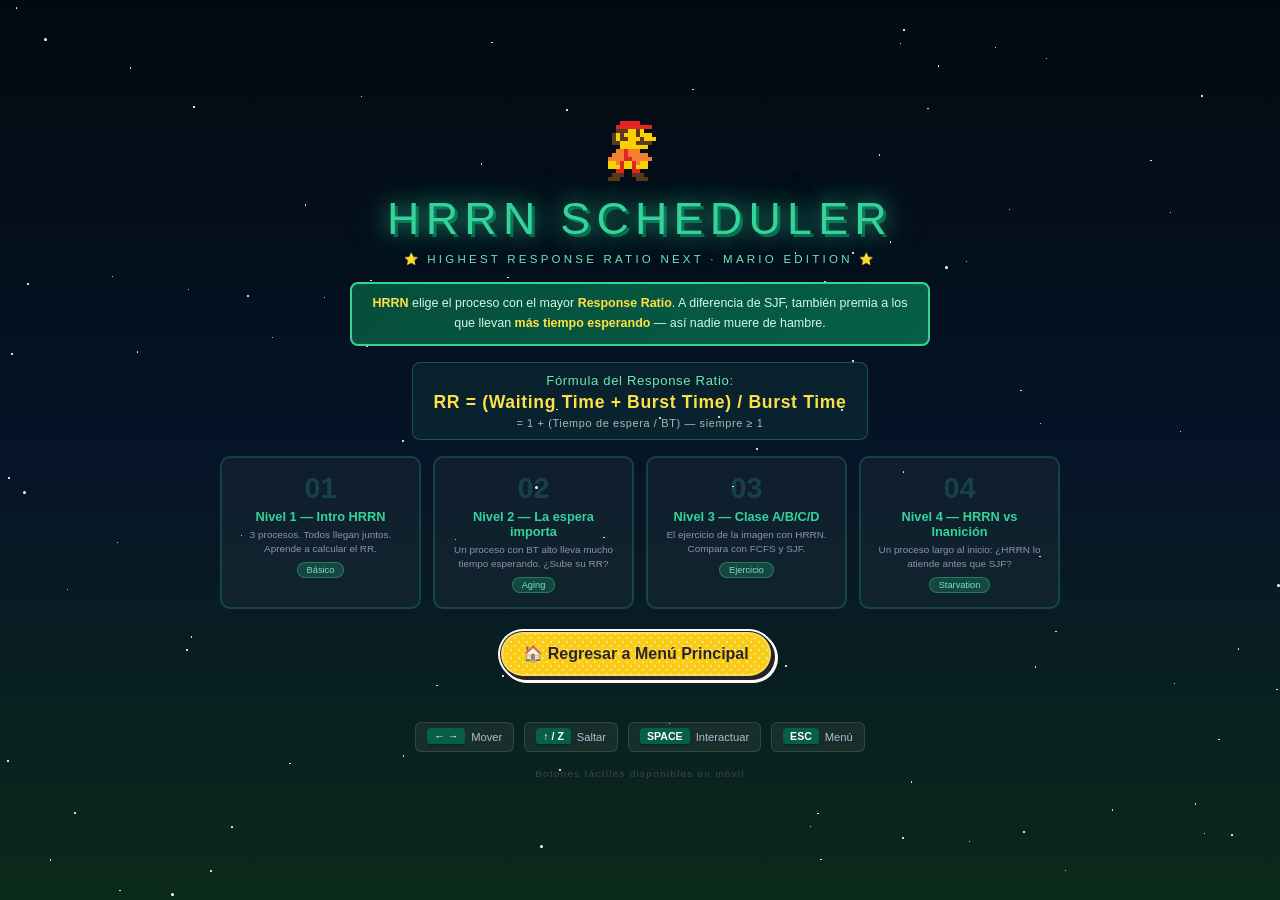
<file: web/hrrn_game.html>
<!DOCTYPE html>
<html lang="es">
<head>
<meta charset="UTF-8"/>
<meta name="viewport" content="width=device-width, initial-scale=1.0"/>
<title>HRRN — Mario Highest Response Ratio Next</title>
<style>
*,*::before,*::after{box-sizing:border-box;margin:0;padding:0}
html,body{width:100%;height:100%;overflow:hidden;background:#060614;
  font-family:'Inter', sans-serif;color:#f0f0f0;user-select:none}

.scr{position:fixed;inset:0;display:flex;flex-direction:column;
  align-items:center;justify-content:center;transition:opacity .35s}
.scr.off{opacity:0;pointer-events:none}

/* ══ TITLE ══ */
#sT{background:linear-gradient(180deg,#030a0f 0%,#061428 50%,#0a2a1a 100%);
  overflow-y:auto;padding:24px 20px;gap:18px}
.t-sky{position:fixed;inset:0;pointer-events:none;overflow:hidden}
.t-star{position:absolute;border-radius:50%;background:#fff;
  animation:tw var(--d) var(--dl) ease-in-out infinite alternate}
@keyframes tw{from{opacity:.08}to{opacity:.92}}

.tc{position:relative;z-index:2;display:flex;flex-direction:column;
  align-items:center;gap:16px;width:100%;max-width:960px}
.logo-wrap{display:flex;flex-direction:column;align-items:center;gap:8px}
.logo-mario-canvas{display:block}
.logo-title{font-size:clamp(1.3rem,4.5vw,2.8rem);color:#34d399;
  letter-spacing:.14em;text-align:center;line-height:1.15;
  text-shadow:0 0 22px rgba(52,211,153,.9),0 0 48px rgba(52,211,153,.4),3px 3px 0 #065f46;
  animation:lp 2.5s ease-in-out infinite alternate}
@keyframes lp{
  from{text-shadow:0 0 18px rgba(52,211,153,.8),3px 3px 0 #065f46}
  to  {text-shadow:0 0 38px #34d399,0 0 70px rgba(52,211,153,.5),3px 3px 0 #065f46}}
.logo-sub{font-size:.72rem;letter-spacing:.28em;color:#6ee7b7;text-transform:uppercase}

.hrrn-badge{background:linear-gradient(135deg,#064e3b,#065f46);
  border:2px solid #34d399;border-radius:8px;padding:10px 20px;
  font-size:.78rem;color:#d1fae5;text-align:center;max-width:580px;line-height:1.6}
.hrrn-badge strong{color:#fde047}
.hrrn-formula{background:rgba(52,211,153,.08);border:1px solid rgba(52,211,153,.3);
  border-radius:8px;padding:10px 20px;text-align:center;font-size:.82rem;
  color:#6ee7b7;letter-spacing:.05em}
.hrrn-formula .f-eq{font-size:1.1rem;color:#fde047;font-weight:700;margin-top:4px}

.lvl-grid{display:grid;grid-template-columns:repeat(auto-fit,minmax(190px,1fr));
  gap:12px;width:100%;max-width:840px}
.lc{background:rgba(255,255,255,.04);border:2px solid rgba(52,211,153,.2);
  border-radius:10px;padding:14px 16px;cursor:pointer;transition:.22s;text-align:center}
.lc:hover{border-color:#fde047;box-shadow:0 0 18px rgba(253,224,71,.28);
  background:rgba(253,224,71,.05);transform:translateY(-3px)}
.lc-num{font-size:1.8rem;font-weight:900;color:rgba(52,211,153,.2);
  font-family:Impact,sans-serif;margin-bottom:4px}
.lc-name{font-size:.8rem;font-weight:700;color:#34d399;margin-bottom:4px}
.lc-desc{font-size:.62rem;color:#9090b0;line-height:1.4}
.lc-tag{display:inline-block;margin-top:6px;font-size:.58rem;
  background:rgba(52,211,153,.2);border:1px solid rgba(52,211,153,.4);
  border-radius:99px;padding:2px 9px;color:#6ee7b7}

.key-row{display:flex;gap:10px;flex-wrap:wrap;justify-content:center}
.kh{background:rgba(255,255,255,.06);border:1px solid rgba(255,255,255,.12);
  border-radius:6px;padding:5px 11px;font-size:.7rem;color:#b8b8d0;
  display:flex;align-items:center;gap:6px}
.kb{background:#065f46;border-radius:4px;padding:2px 7px;
  font-size:.66rem;color:#fff;font-weight:700;border-bottom:2px solid #022c22}

/* ══ GAME ══ */
#sG{background:#060614;flex-direction:column;align-items:stretch}
.hud{display:flex;align-items:center;padding:10px 18px;gap:16px;flex-shrink:0;
  background:rgba(0,0,0,.75);border-bottom:2px solid #34d399;z-index:100;min-height:52px;flex-wrap:wrap}
.hi{display:flex;align-items:center;gap:6px;font-size:.85rem}
.hl{color:#6ee7b7;letter-spacing:.08em;text-transform:uppercase;font-size:.72rem}
.hv{color:#fde047;font-weight:700;font-size:1rem;
  text-shadow:0 0 8px rgba(253,224,71,.5)}
.hlvl{margin-left:auto;color:#34d399;font-size:.82rem;letter-spacing:.12em}

.gw{flex:1;position:relative;overflow:hidden;display:flex}
#gc{display:block;image-rendering:pixelated}

/* SIDE PANEL */
.sp{position:absolute;right:0;top:0;bottom:0;width:300px;
  background:rgba(3,12,8,.97);border-left:2px solid #34d399;
  padding:12px 10px;overflow-y:auto;z-index:50;
  display:flex;flex-direction:column;gap:10px}
.spt{font-size:.68rem;letter-spacing:.18em;color:#34d399;text-transform:uppercase;
  border-bottom:1px solid rgba(52,211,153,.28);padding-bottom:5px;margin-bottom:1px}
.sp-ch{display:flex;align-items:center;gap:7px;padding:7px 9px;
  border-radius:6px;border:1px solid rgba(52,211,153,.2);
  background:rgba(52,211,153,.04);font-size:.8rem;transition:.22s}
.sp-ch.on{border-color:#fde047;background:rgba(253,224,71,.07);
  box-shadow:0 0 8px rgba(253,224,71,.2)}
.sp-ch.done{opacity:.25;filter:grayscale(.8)}
.sp-ch.top{border-color:#34d399;background:rgba(52,211,153,.09);
  box-shadow:0 0 8px rgba(52,211,153,.3)}
.sp-ball{width:10px;height:10px;border-radius:50%;flex-shrink:0}
.sp-info{flex:1;min-width:0}
.sp-nm{font-weight:700;color:#f0f0f0;font-size:.8rem;
  white-space:nowrap;overflow:hidden;text-overflow:ellipsis}
.sp-bt{color:#8080a0;font-size:.7rem}
.sp-rr{font-size:.74rem;color:#fde047;font-weight:700;font-family:monospace;
  white-space:nowrap}
.sp-gseg{display:flex;align-items:center;padding:4px 6px;border-radius:4px;
  font-size:.72rem;font-weight:700;margin-bottom:2px;animation:sgi .3s ease both}
@keyframes sgi{from{transform:translateX(8px);opacity:0}to{opacity:1}}
.sp-gt{margin-left:auto;font-size:.66rem;opacity:.6;font-family:monospace}
.sp-row{display:flex;justify-content:space-between;font-size:.75rem;
  padding:3px 0;border-bottom:1px solid rgba(255,255,255,.04)}
.sp-row .k{color:#9090b0}.sp-row .v{color:#fde047;font-weight:700;font-family:monospace}

/* RATIO BAR inside each char card */
.sp-rbar-wrap{width:100%;height:4px;background:rgba(255,255,255,.08);
  border-radius:99px;margin-top:3px;overflow:hidden}
.sp-rbar{height:100%;border-radius:99px;transition:width .4s ease;
  background:linear-gradient(90deg,#34d399,#fde047)}

/* TOAST */
#toast{position:absolute;top:42%;left:50%;transform:translate(-50%,-50%);
  background:rgba(3,12,8,.97);border:2px solid #34d399;border-radius:10px;
  padding:13px 20px;text-align:center;z-index:200;pointer-events:none;
  opacity:0;transition:opacity .28s;max-width:340px;min-width:210px}
#toast.show{opacity:1}
.ti{font-size:1.6rem;display:block;margin-bottom:4px}
.tm{font-size:1.35rem;color:#34d399;font-weight:800;margin-bottom:6px}
.ts{font-size:.95rem;color:#b8b8d0;line-height:1.55}

/* HRRN MODAL — shows all ratios, player picks */
#hrrnModal{position:absolute;inset:0;background:rgba(0,0,0,.82);
  display:flex;align-items:center;justify-content:center;z-index:300;
  opacity:0;pointer-events:none;transition:opacity .25s;backdrop-filter:blur(5px)}
#hrrnModal.show{opacity:1;pointer-events:all}
.hm-box{background:#030c08;border:2px solid #34d399;border-radius:14px;
  padding:22px 26px;max-width:500px;width:94%;text-align:center}
.hm-title{font-size:1.4rem;color:#34d399;font-weight:800;margin-bottom:8px}
.hm-sub{font-size:1.1rem;color:#b8b8d0;margin-bottom:12px;line-height:1.6}
.hm-formula{font-size:.75rem;color:#6ee7b7;margin-bottom:16px;
  background:rgba(52,211,153,.08);border-radius:6px;padding:5px 10px}
.hm-formula strong{color:#fde047}
.hm-options{display:flex;gap:10px;flex-wrap:wrap;justify-content:center}
.hm-opt{background:rgba(52,211,153,.1);border:2px solid rgba(52,211,153,.35);
  border-radius:10px;padding:11px 14px;cursor:pointer;transition:.2s;
  min-width:110px;text-align:center;font-family:inherit;position:relative}
.hm-opt:hover:not(:disabled){border-color:#fde047;background:rgba(253,224,71,.1);
  box-shadow:0 0 14px rgba(253,224,71,.35)}
.hm-opt.correct{border-color:#34d399!important;background:rgba(52,211,153,.2)!important}
.hm-opt.wrong  {border-color:#ef4444!important;background:rgba(239,68,68,.15)!important}
.hm-opt:disabled{opacity:.35;cursor:not-allowed}
.hm-name{font-size:1.2rem;font-weight:700;color:#f0f0f0}
.hm-rr  {font-size:1.15rem;font-weight:900;color:#fde047;margin:8px 0}
.hm-detail{font-size:.9rem;color:#9090b0;line-height:1.6}
/* live ratio bar inside each option */
.hm-bar-wrap{width:100%;height:5px;background:rgba(255,255,255,.1);
  border-radius:99px;margin-top:6px;overflow:hidden}
.hm-bar{height:100%;border-radius:99px;
  background:linear-gradient(90deg,#34d399,#fde047);
  transition:width .5s ease}
.hm-crown{display:none}

/* MOBILE */
.mc{display:none;position:absolute;bottom:10px;left:0;right:0;
  justify-content:space-between;padding:0 12px;z-index:150;pointer-events:none}
.mcg{display:flex;gap:8px;pointer-events:all}
.mb{width:52px;height:52px;border-radius:50%;background:rgba(52,211,153,.4);
  border:2px solid rgba(110,231,183,.6);font-size:1.2rem;
  display:flex;align-items:center;justify-content:center;cursor:pointer;
  -webkit-tap-highlight-color:transparent;touch-action:manipulation}
@media(max-width:640px){.mc{display:flex}.sp{width:170px}}
@media(pointer:coarse){.mc{display:flex}}

/* ══ RESULTS ══ */
#sR{background:radial-gradient(ellipse at 50% 0%,#022c22,#060614 70%);
  overflow-y:auto;padding:28px 18px;gap:18px;align-items:center}
.rtro{font-size:3.5rem;animation:spin 1s ease-out}
@keyframes spin{from{transform:rotateY(0)}to{transform:rotateY(360deg)}}
.rtitle{font-size:clamp(1.8rem,5vw,2.8rem);color:#34d399;
  text-shadow:0 0 20px rgba(52,211,153,.6);margin:8px 0 6px;text-align:center}
.rsub{font-size:1.1rem;color:#6ee7b7;letter-spacing:.2em;text-transform:uppercase}
.rsb{background:rgba(52,211,153,.08);border:2px solid rgba(52,211,153,.3);
  border-radius:12px;padding:20px 28px;display:flex;gap:32px;
  justify-content:center;flex-wrap:wrap}
.rsi .rv{font-size:2.8rem;font-weight:700;color:#fde047;
  text-shadow:0 0 16px rgba(253,224,71,.5);font-family:monospace}
.rsi .rl{font-size:1rem;color:#6ee7b7;letter-spacing:.12em;text-transform:uppercase;margin-top:4px}
.rg-wrap{width:100%;max-width:850px;overflow-x:auto}
.rg-bar{display:flex;height:65px}
.rg-seg{display:flex;align-items:center;justify-content:center;
  font-size:1.2rem;font-weight:700;overflow:hidden;flex-shrink:0;
  border-left:2px solid rgba(255,255,255,.2);animation:revSeg .45s ease both}
@keyframes revSeg{from{clip-path:inset(0 100% 0 0)}to{clip-path:inset(0 0 0 0)}}
.rg-ticks{position:relative;height:24px;margin-top:5px}
.rg-tick{position:absolute;transform:translateX(-50%);
  font-size:.85rem;color:#999;white-space:nowrap}
.rg-tick::before{content:'';display:block;width:2px;height:6px;
  background:#666;margin:0 auto 3px}
.rtbl{width:100%;max-width:850px;border-collapse:collapse;font-size:1.05rem;margin-bottom:20px}
.rtbl th{padding:12px 14px;color:#6ee7b7;font-size:.85rem;letter-spacing:.12em;
  border-bottom:2px solid rgba(52,211,153,.3);text-align:center;text-transform:uppercase}
.rtbl td{padding:12px 14px;text-align:center;border-bottom:1px solid rgba(255,255,255,.05)}
.r-refl{width:100%;max-width:850px;background:rgba(52,211,153,.05);
  border:1px solid rgba(52,211,153,.25);border-radius:12px;
  padding:20px 24px;font-size:1rem;color:#b0b0d0;line-height:1.6}
.r-refl-t{color:#34d399;font-weight:700;font-size:1.2rem;margin-bottom:10px;
  display:flex;gap:7px;align-items:center}
.r-hrrn-box{background:rgba(58,130,246,.07);border:1px solid rgba(58,130,246,.25);
  border-radius:7px;padding:9px 12px;margin-top:9px;font-size:.73rem;color:#93c5fd}
.rbtns{display:flex;gap:10px;flex-wrap:wrap;justify-content:center}
.rb{padding:10px 22px;border-radius:8px;font-family:inherit;font-size:.78rem;
  letter-spacing:.08em;cursor:pointer;border:2px solid;font-weight:700;
  transition:.2s;text-transform:uppercase}
.rb-p{background:#065f46;border-color:#34d399;color:#fff}
.rb-p:hover{background:#047857;box-shadow:0 0 14px rgba(52,211,153,.5)}
.rb-g{background:transparent;border-color:rgba(52,211,153,.38);color:#6ee7b7}
.rb-g:hover{border-color:#34d399;background:rgba(52,211,153,.09)}

.button {
  --stone-50: #fafaf9;
  --stone-800: #292524;
  --yellow-400: #facc15;
  font-size: 1rem;
  cursor: pointer;
  position: relative;
  font-family: inherit;
  font-weight: bold;
  line-height: 1;
  padding: 1px;
  transform: translate(-4px, -4px);
  outline: 2px solid transparent;
  outline-offset: 5px;
  border-radius: 9999px;
  background-color: var(--stone-800);
  color: var(--stone-800);
  transition: transform 150ms ease, box-shadow 150ms ease;
  text-align: center;
  box-shadow: 0.5px 0.5px 0 0 var(--stone-800), 1px 1px 0 0 var(--stone-800), 1.5px 1.5px 0 0 var(--stone-800), 2px 2px 0 0 var(--stone-800), 2.5px 2.5px 0 0 var(--stone-800), 3px 3px 0 0 var(--stone-800), 0 0 0 2px var(--stone-50), 0.5px 0.5px 0 2px var(--stone-50), 1px 1px 0 2px var(--stone-50), 1.5px 1.5px 0 2px var(--stone-50), 2px 2px 0 2px var(--stone-50), 2.5px 2.5px 0 2px var(--stone-50), 3px 3px 0 2px var(--stone-50), 3.5px 3.5px 0 2px var(--stone-50), 4px 4px 0 2px var(--stone-50);
}
.button:hover { transform: translate(0, 0); box-shadow: 0 0 0 2px var(--stone-50); }
.button:active, .button:focus-visible { outline-color: var(--yellow-400); }
.button:focus-visible { outline-style: dashed; }
.button > div {
  position: relative; pointer-events: none; background-color: var(--yellow-400); border: 2px solid rgba(255, 255, 255, 0.3); border-radius: 9999px;
}
.button > div::before {
  content: ""; position: absolute; inset: 0; border-radius: 9999px; opacity: 0.5;
  background-image: radial-gradient(rgb(255 255 255 / 80%) 20%, transparent 20%), radial-gradient(rgb(255 255 255 / 100%) 20%, transparent 20%);
  background-position: 0 0, 4px 4px; background-size: 8px 8px; mix-blend-mode: hard-light; animation: btn-dots 0.5s infinite linear;
}
.button > div > span {
  position: relative; display: flex; align-items: center; justify-content: center; padding: 0.75rem 1.25rem; gap: 0.25rem;
  filter: drop-shadow(0 -1px 0 rgba(255, 255, 255, 0.25));
}
.button > div > span:active { transform: translateY(2px); }
@keyframes btn-dots { 0% { background-position: 0 0, 4px 4px; } 100% { background-position: 8px 0, 12px 4px; } }

</style>
</head>
<body>

<!-- ══ TITLE ══ -->
<div class="scr" id="sT">
  <div class="t-sky" id="tSky"></div>
  <div class="tc">
    <div class="logo-wrap">
      <canvas id="logoMario" class="logo-mario-canvas" width="64" height="64"></canvas>
      <div class="logo-title">HRRN SCHEDULER</div>
      <div class="logo-sub">⭐ Highest Response Ratio Next · Mario Edition ⭐</div>
    </div>

    <div class="hrrn-badge">
      <strong>HRRN</strong> elige el proceso con el mayor
      <strong>Response Ratio</strong>. A diferencia de SJF, también premia a los que
      llevan <strong>más tiempo esperando</strong> — así nadie muere de hambre.
    </div>
    <div class="hrrn-formula">
      Fórmula del Response Ratio:<br>
      <div class="f-eq">RR = (Waiting Time + Burst Time) / Burst Time</div>
      <div style="font-size:.68rem;margin-top:4px;color:#a0c0b0">
        = 1 + (Tiempo de espera / BT) — siempre ≥ 1
      </div>
    </div>

    <div class="lvl-grid" id="lvlGrid"></div>
    <a href="index.html" class="button" style="text-decoration: none; margin: 10px auto 25px auto; display: block; width: fit-content; max-width: 90%;">
      <div><span>🏠 Regresar a Menú Principal</span></div>
    </a>
    <div class="key-row">
      <div class="kh"><span class="kb">← →</span> Mover</div>
      <div class="kh"><span class="kb">↑ / Z</span> Saltar</div>
      <div class="kh"><span class="kb">SPACE</span> Interactuar</div>
      <div class="kh"><span class="kb">ESC</span> Menú</div>
    </div>
    <p style="font-size:.62rem;color:#444;letter-spacing:.13em">Botones táctiles disponibles en móvil</p>
  </div>
</div>

<!-- ══ GAME ══ -->
<div class="scr off" id="sG">
  <div class="hud">
    <div class="hi"><span class="hl">❤</span><span class="hv" id="hLives">3</span></div>
    <div class="hi"><span class="hl">Score</span><span class="hv" id="hScore">0</span></div>
    <div class="hi"><span class="hl">CPU t</span><span class="hv" id="hClock">0</span></div>
    <div class="hi"><span class="hl">Mayor RR</span><span class="hv" id="hOpt" style="color:#34d399">—</span></div>
    <div class="hi"><span class="hl">Errores</span><span class="hv" id="hErr" style="color:#f87171">0</span></div>
    <div class="hlvl" id="hLvl">NIVEL 1</div>
  </div>
  <div class="gw" id="gw">
    <canvas id="gc"></canvas>
    <div class="sp" id="sp">
      <div class="spt">📊 Cola HRRN — Response Ratio</div>
      <div id="spQ"></div>
      <div class="spt" style="margin-top:5px">📈 Gantt</div>
      <div id="spG"></div>
      <div class="spt" style="margin-top:5px">⏱ Métricas</div>
      <div id="spM"></div>
    </div>
    <div id="toast">
      <span class="ti" id="tIcon">⭐</span>
      <div class="tm" id="tMsg">—</div>
      <div class="ts" id="tSub">—</div>
    </div>
    <div id="hrrnModal">
      <div class="hm-box">
        <div class="hm-title" id="hmTitle">¿Quién tiene el mayor Response Ratio?</div>
        <div class="hm-sub"   id="hmSub">Selecciona el proceso con RR más alto</div>
        <div class="hm-formula">
          RR = (WT + BT) / BT &nbsp;=&nbsp;
          <strong>(t_actual − AT + BT) / BT</strong>
        </div>
        <div class="hm-options" id="hmOpts"></div>
      </div>
    </div>
    <div class="mc" id="mc">
      <div class="mcg"><div class="mb" id="mcL">◀</div><div class="mb" id="mcR">▶</div></div>
      <div class="mcg"><div class="mb" id="mcJ">↑</div><div class="mb" id="mcA">✋</div></div>
    </div>
  </div>
</div>

<!-- ══ RESULTS ══ -->
<div class="scr off" id="sR">
  <div class="rtro" id="rTro">🏆</div>
  <div class="rtitle" id="rTitle">¡Completado!</div>
  <div class="rsub"   id="rSub">HRRN MASTER</div>
  <div class="rsb" id="rSB"></div>
  <div class="rg-wrap">
    <div style="font-size:.58rem;letter-spacing:.18em;color:#6ee7b7;margin-bottom:5px">DIAGRAMA DE GANTT</div>
    <div class="rg-bar"   id="rGBar"></div>
    <div class="rg-ticks" id="rGTks"></div>
  </div>
  <table class="rtbl"><thead><tr>
    <th>Proceso</th><th>AT</th><th>BT</th><th>RR usado</th>
    <th>Start</th><th>CT</th><th>TAT</th><th>WT</th>
  </tr></thead><tbody id="rTB"></tbody><tfoot id="rTF"></tfoot></table>
  <div class="r-refl" id="rRefl"></div>
  <div class="rbtns">
    <button class="rb rb-p" id="bNxt">Siguiente Nivel ▶</button>
    <button class="rb rb-g" id="bRep">↺ Repetir</button>
    <button class="rb rb-g" id="bMenu">🏠 Menú</button>
  </div>
</div>

<script>
'use strict';

/* ═══════════════════════════════════════════════════════════
   PIXEL ART MARIO — same sprite engine as SJF game
═══════════════════════════════════════════════════════════ */
const _ = null;
const R = '#e52521';
const S = '#fbd000';
const B = '#5b3a1e';
const O = '#f28030';

const MARIO_FRAMES = {
  stand:[
    [_,_,_,R,R,R,R,R,_,_,_,_,_,_,_,_],
    [_,_,R,R,R,R,R,R,R,R,R,_,_,_,_,_],
    [_,_,B,B,B,S,S,B,S,_,_,_,_,_,_,_],
    [_,B,S,B,S,S,S,B,S,S,S,_,_,_,_,_],
    [_,B,S,B,B,S,S,S,B,S,S,S,_,_,_,_],
    [_,B,B,S,S,S,S,B,B,B,B,_,_,_,_,_],
    [_,_,_,S,S,S,S,S,S,S,_,_,_,_,_,_],
    [_,_,O,O,R,O,O,O,_,_,_,_,_,_,_,_],
    [_,O,O,O,R,O,O,O,O,O,_,_,_,_,_,_],
    [O,O,O,O,R,R,O,O,O,O,O,_,_,_,_,_],
    [S,S,O,R,S,S,R,O,S,S,_,_,_,_,_,_],
    [S,S,S,R,S,S,R,S,S,S,_,_,_,_,_,_],
    [_,_,R,R,_,_,R,R,_,_,_,_,_,_,_,_],
    [_,B,B,B,_,_,B,B,B,_,_,_,_,_,_,_],
    [B,B,B,_,_,_,_,B,B,B,_,_,_,_,_,_],
    [_,_,_,_,_,_,_,_,_,_,_,_,_,_,_,_],
  ],
  run1:[
    [_,_,_,R,R,R,R,R,_,_,_,_,_,_,_,_],
    [_,_,R,R,R,R,R,R,R,R,R,_,_,_,_,_],
    [_,_,B,B,B,S,S,B,S,_,_,_,_,_,_,_],
    [_,B,S,B,S,S,S,B,S,S,S,_,_,_,_,_],
    [_,B,S,B,B,S,S,S,B,S,S,S,_,_,_,_],
    [_,B,B,S,S,S,S,B,B,B,B,_,_,_,_,_],
    [_,_,_,S,S,S,S,S,S,_,_,_,_,_,_,_],
    [_,_,O,O,R,O,O,_,_,_,_,_,_,_,_,_],
    [_,O,O,O,R,O,O,O,O,_,_,_,_,_,_,_],
    [O,O,O,O,R,R,O,O,O,O,_,_,_,_,_,_],
    [S,S,O,R,S,S,R,O,S,_,_,_,_,_,_,_],
    [S,S,R,S,S,R,S,S,_,_,_,_,_,_,_,_],
    [_,R,R,_,R,R,_,_,_,_,_,_,_,_,_,_],
    [R,B,B,_,B,B,R,_,_,_,_,_,_,_,_,_],
    [B,B,_,_,_,B,B,B,_,_,_,_,_,_,_,_],
    [_,_,_,_,_,_,_,_,_,_,_,_,_,_,_,_],
  ],
  run2:[
    [_,_,_,R,R,R,R,R,_,_,_,_,_,_,_,_],
    [_,_,R,R,R,R,R,R,R,R,R,_,_,_,_,_],
    [_,_,B,B,B,S,S,B,S,_,_,_,_,_,_,_],
    [_,B,S,B,S,S,S,B,S,S,S,_,_,_,_,_],
    [_,B,S,B,B,S,S,S,B,S,S,S,_,_,_,_],
    [_,B,B,S,S,S,S,B,B,B,B,_,_,_,_,_],
    [_,_,_,S,S,S,S,S,S,_,_,_,_,_,_,_],
    [_,_,O,O,R,O,O,O,_,_,_,_,_,_,_,_],
    [O,O,O,O,R,O,O,O,O,_,_,_,_,_,_,_],
    [O,O,O,R,R,O,O,O,O,O,_,_,_,_,_,_],
    [S,O,R,S,S,R,O,O,S,_,_,_,_,_,_,_],
    [S,R,S,S,R,S,S,_,_,_,_,_,_,_,_,_],
    [R,R,_,R,R,_,_,_,_,_,_,_,_,_,_,_],
    [B,B,_,B,B,R,_,_,_,_,_,_,_,_,_,_],
    [_,_,_,B,B,B,B,_,_,_,_,_,_,_,_,_],
    [_,_,_,_,_,_,_,_,_,_,_,_,_,_,_,_],
  ],
  jump:[
    [_,_,_,R,R,R,R,R,_,_,_,_,_,_,_,_],
    [_,_,R,R,R,R,R,R,R,R,R,_,_,_,_,_],
    [_,_,B,B,B,S,S,B,S,_,_,_,_,_,_,_],
    [_,B,S,B,S,S,S,B,S,S,S,_,_,_,_,_],
    [_,B,S,B,B,S,S,S,B,S,S,S,_,_,_,_],
    [_,B,B,S,S,S,S,B,B,B,B,_,_,_,_,_],
    [_,_,_,S,S,S,S,S,S,_,_,_,_,_,_,_],
    [O,O,O,R,O,O,O,O,_,_,_,_,_,_,_,_],
    [O,O,O,O,R,O,O,O,O,O,O,_,_,_,_,_],
    [O,O,O,R,R,O,O,O,O,O,_,_,_,_,_,_],
    [S,S,R,S,S,R,O,S,S,_,_,_,_,_,_,_],
    [_,R,S,S,R,_,S,S,_,_,_,_,_,_,_,_],
    [_,R,R,R,R,_,_,_,_,_,_,_,_,_,_,_],
    [B,B,B,B,_,_,_,_,_,_,_,_,_,_,_,_],
    [_,_,_,_,_,_,_,_,_,_,_,_,_,_,_,_],
    [_,_,_,_,_,_,_,_,_,_,_,_,_,_,_,_],
  ],
};

function drawMarioSprite(ctx,x,y,scale,frameKey,flipX){
  const frame=MARIO_FRAMES[frameKey]||MARIO_FRAMES.stand;
  const s=scale;
  ctx.save();
  if(flipX){ctx.translate(x+16*s,y);ctx.scale(-1,1);x=0;y=0;}
  else{ctx.translate(x,y);x=0;y=0;}
  for(let row=0;row<16;row++)
    for(let col=0;col<16;col++){
      const c=frame[row][col];
      if(c===null)continue;
      ctx.fillStyle=c;ctx.fillRect(col*s,row*s,s,s);
    }
  ctx.restore();
}

/* ── Process character sprites (same as SJF) ── */
const CHARS=[
  {name:'Toad',  color:'#e11d48',dark:'#9f1239',
    draw(ctx,x,y,s){
      ctx.fillStyle=this.color;ctx.fillRect(x+s,y,6*s,3*s);
      ctx.fillStyle=this.dark;ctx.fillRect(x,y+s,8*s,2*s);
      ctx.fillStyle='#fff';ctx.fillRect(x+2*s,y+3*s,4*s,3*s);
      ctx.fillStyle='#222';ctx.fillRect(x+2*s,y+4*s,s,s);ctx.fillRect(x+5*s,y+4*s,s,s);
      ctx.fillStyle='#fff';ctx.fillRect(x+s,y+s,s,s);ctx.fillRect(x+5*s,y,s,s);
    }},
  {name:'Koopa', color:'#16a34a',dark:'#14532d',
    draw(ctx,x,y,s){
      ctx.fillStyle=this.color;ctx.fillRect(x+s,y+s,6*s,5*s);
      ctx.fillStyle=this.dark;ctx.fillRect(x+2*s,y+2*s,4*s,2*s);
      ctx.fillStyle='#fbbf24';ctx.fillRect(x+2*s,y,4*s,2*s);
      ctx.fillStyle='#78350f';ctx.fillRect(x+2*s,y+5*s,s,2*s);ctx.fillRect(x+5*s,y+5*s,s,2*s);
      ctx.fillStyle='#222';ctx.fillRect(x+2*s,y+2*s,s,s);ctx.fillRect(x+5*s,y+2*s,s,s);
    }},
  {name:'Goomba',color:'#92400e',dark:'#451a03',
    draw(ctx,x,y,s){
      ctx.fillStyle=this.color;ctx.fillRect(x,y+s,8*s,4*s);
      ctx.fillStyle=this.dark;ctx.fillRect(x,y+4*s,8*s,2*s);
      ctx.fillStyle='#fbbf24';ctx.fillRect(x+s,y+s,2*s,2*s);ctx.fillRect(x+5*s,y+s,2*s,2*s);
      ctx.fillStyle='#fff';ctx.fillRect(x+s,y+2*s,s,s);ctx.fillRect(x+5*s,y+2*s,s,s);
      ctx.fillStyle='#222';ctx.fillRect(x+2*s,y+2*s,s,s);ctx.fillRect(x+6*s,y+2*s,s,s);
      ctx.fillStyle=this.dark;ctx.fillRect(x+s,y+5*s,2*s,2*s);ctx.fillRect(x+5*s,y+5*s,2*s,2*s);
    }},
  {name:'Boo',   color:'#e2e8f0',dark:'#94a3b8',
    draw(ctx,x,y,s){
      ctx.fillStyle=this.color;
      ctx.fillRect(x+s,y,6*s,6*s);ctx.fillRect(x,y+2*s,8*s,3*s);
      ctx.fillRect(x,y+5*s,2*s,2*s);ctx.fillRect(x+4*s,y+5*s,2*s,2*s);
      ctx.fillStyle='#222';ctx.fillRect(x+2*s,y+2*s,s,s);ctx.fillRect(x+5*s,y+2*s,s,s);
      ctx.fillStyle=this.dark;ctx.fillRect(x+2*s,y+4*s,4*s,s);
    }},
  {name:'Pirhna',color:'#dc2626',dark:'#7f1d1d',
    draw(ctx,x,y,s){
      ctx.fillStyle='#16a34a';ctx.fillRect(x+2*s,y+4*s,4*s,4*s);
      ctx.fillStyle='#14532d';ctx.fillRect(x+2*s,y+3*s,4*s,s);
      ctx.fillStyle=this.color;ctx.fillRect(x,y,8*s,4*s);
      ctx.fillStyle='#fff';ctx.fillRect(x+s,y+s,2*s,s);ctx.fillRect(x+5*s,y+s,2*s,s);
      ctx.fillStyle=this.dark;ctx.fillRect(x,y+3*s,8*s,s);
      ctx.fillStyle='#fde047';ctx.fillRect(x+2*s,y,s,s);ctx.fillRect(x+5*s,y,s,s);
    }},
  {name:'Star',  color:'#fde047',dark:'#ca8a04',
    draw(ctx,x,y,s){
      ctx.fillStyle=this.color;
      ctx.fillRect(x+3*s,y,2*s,8*s);ctx.fillRect(x,y+3*s,8*s,2*s);
      ctx.fillRect(x+s,y+s,2*s,2*s);ctx.fillRect(x+5*s,y+s,2*s,2*s);
      ctx.fillRect(x+s,y+5*s,2*s,2*s);ctx.fillRect(x+5*s,y+5*s,2*s,2*s);
      ctx.fillStyle=this.dark;ctx.fillRect(x+3*s,y+2*s,s,s);ctx.fillRect(x+4*s,y+5*s,s,s);
      ctx.fillStyle='#fff';ctx.fillRect(x+3*s,y+3*s,s,s);
    }},
];

/* ═══════════════════════════════════════════════════════════
   LEVELS
═══════════════════════════════════════════════════════════ */
const LEVELS=[
  { id:0, name:'Nivel 1 — Intro HRRN', tag:'Básico',
    desc:'3 procesos. Todos llegan juntos. Aprende a calcular el RR.',
    procs:[
      {name:'P1',charIdx:0,at:0,bt:3},
      {name:'P2',charIdx:1,at:0,bt:5},
      {name:'P3',charIdx:2,at:0,bt:2},
    ]},
  { id:1, name:'Nivel 2 — La espera importa', tag:'Aging',
    desc:'Un proceso con BT alto lleva mucho tiempo esperando. ¿Sube su RR?',
    procs:[
      {name:'P1',charIdx:3,at:0,bt:8},
      {name:'P2',charIdx:0,at:1,bt:2},
      {name:'P3',charIdx:1,at:2,bt:4},
      {name:'P4',charIdx:2,at:3,bt:1},
    ]},
  { id:2, name:'Nivel 3 — Clase A/B/C/D', tag:'Ejercicio',
    desc:'El ejercicio de la imagen con HRRN. Compara con FCFS y SJF.',
    procs:[
      {name:'A',charIdx:4,at:0,bt:3},
      {name:'B',charIdx:5,at:0,bt:2},
      {name:'C',charIdx:0,at:1,bt:4},
      {name:'D',charIdx:1,at:3,bt:2},
    ]},
  { id:3, name:'Nivel 4 — HRRN vs Inanición', tag:'Starvation',
    desc:'Un proceso largo al inicio: ¿HRRN lo atiende antes que SJF?',
    procs:[
      {name:'Bowser',charIdx:3,at:0,bt:7},
      {name:'Koopa', charIdx:1,at:1,bt:1},
      {name:'Goomba',charIdx:2,at:2,bt:1},
      {name:'Star',  charIdx:5,at:3,bt:2},
    ]},
];

/* ═══════════════════════════════════════════════════════════
   CONSTANTS
═══════════════════════════════════════════════════════════ */
const TILE=48, GU=40, SCALE=3;
const MARIO_W=16*SCALE, MARIO_H=16*SCALE;
const CHAR_PX=8;

/* ═══════════════════════════════════════════════════════════
   HRRN FORMULA
   RR = (waitingTime + bt) / bt
   waitingTime = currentTime - arrivalTime  (for available procs)
═══════════════════════════════════════════════════════════ */
function calcRR(proc, currentTime){
  const wt = Math.max(0, currentTime - proc.at);
  return (wt + proc.bt) / proc.bt;
}

/* ═══════════════════════════════════════════════════════════
   TITLE SETUP
═══════════════════════════════════════════════════════════ */
(function buildTitle(){
  const sky=document.getElementById('tSky');
  for(let i=0;i<100;i++){
    const d=document.createElement('div');d.className='t-star';
    const sz=Math.random()<.12?3:1.5;
    d.style.cssText=`left:${Math.random()*100}%;top:${Math.random()*100}%;width:${sz}px;height:${sz}px;--d:${(2+Math.random()*4).toFixed(1)}s;--dl:${(Math.random()*5).toFixed(1)}s`;
    sky.appendChild(d);
  }
  // Logo Mario animated
  const lc=document.getElementById('logoMario');
  lc.width=64;lc.height=64;
  const lx=lc.getContext('2d');
  lx.imageSmoothingEnabled=false;
  drawMarioSprite(lx,0,0,4,'stand',false);
  let lf=0;const lframes=['stand','run1','run2','run1'];
  setInterval(()=>{lf=(lf+1)%4;lx.clearRect(0,0,64,64);drawMarioSprite(lx,0,0,4,lframes[lf],false);},200);

  // Level cards
  const grid=document.getElementById('lvlGrid');
  LEVELS.forEach((lv,i)=>{
    const c=document.createElement('div');c.className='lc';
    c.innerHTML=`<div class="lc-num">${String(i+1).padStart(2,'0')}</div>
      <div class="lc-name">${lv.name}</div>
      <div class="lc-desc">${lv.desc}</div>
      <div class="lc-tag">${lv.tag}</div>`;
    c.addEventListener('click',()=>startLevel(i));grid.appendChild(c);
  });
})();

/* ═══════════════════════════════════════════════════════════
   ENGINE
═══════════════════════════════════════════════════════════ */
const canvas=document.getElementById('gc'),ctx=canvas.getContext('2d');
const gw=document.getElementById('gw');
let W,H,SP_W=300;

function resize(){
  SP_W=window.innerWidth<=640?170:300;
  W=gw.clientWidth-SP_W;H=gw.clientHeight;
  canvas.width=W;canvas.height=H;
  ctx.imageSmoothingEnabled=false;
}

let G={running:false};
const keys={};
let starBg=null,lastT=0;

/* INPUT */
document.addEventListener('keydown',e=>{
  if(document.getElementById('sG').classList.contains('off'))return;
  keys[e.code]=true;
  if(e.code==='Space'){e.preventDefault();doAction();}
  if(e.code==='KeyZ') keys['ArrowUp']=true;
  if(e.code==='Escape') goMenu();
});
document.addEventListener('keyup',e=>{
  keys[e.code]=false;
  if(e.code==='KeyZ')keys['ArrowUp']=false;
});
['mcL','mcR','mcJ','mcA'].forEach(id=>{
  const el=document.getElementById(id);
  const cm={mcL:'ArrowLeft',mcR:'ArrowRight',mcJ:'ArrowUp',mcA:'Space'};
  if(!el)return;
  el.addEventListener('pointerdown',e=>{e.preventDefault();if(id==='mcA')doAction();else keys[cm[id]]=true;});
  el.addEventListener('pointerup',()=>keys[cm[id]]=false);
  el.addEventListener('pointerleave',()=>keys[cm[id]]=false);
});

/* ── BUILD WORLD ── */
function buildWorld(li){
  const lv=LEVELS[li],n=lv.procs.length;
  const worldW=Math.max(W*2.5,n*TILE*7+300);
  const gy=Math.round(H*0.68);
  const chars=lv.procs.map((p,i)=>({
    ...p, origIdx:i,
    x:220+i*(worldW-280)/Math.max(n-1,1),
    y:gy-TILE, w:TILE, h:TILE,
    served:false,serving:false,
    bob:Math.random()*Math.PI*2,
    charDef:CHARS[p.charIdx%CHARS.length],
    s:0,e:0,tat:0,wt:0,rr:1,
  }));
  const mario={x:60,y:gy-MARIO_H,w:MARIO_W,h:MARIO_H,
    vx:0,vy:0,onGround:true,facing:1,frame:0,frameKey:'stand',ft:0};
  return{chars,mario,worldW,gy};
}

/* ── START LEVEL ── */
function startLevel(li){
  resize();starBg=null;
  const{chars,mario,worldW,gy}=buildWorld(li);
  G={
    li,score:0,lives:3,clock:0,errors:0,
    chars,mario,worldW,gy,camX:0,
    doneCount:0,particles:[],shake:0,
    toastT:0,wrongF:0,idleT:0,running:true,
    marioState:'free',   // 'free'|'question'|'walking'|'celebrate'
    target:null,celebT:0,triedWrong:[],optimal:null,
  };
  showSc('sG');
  hideTst();
  document.getElementById('hLvl').textContent=LEVELS[li].name;
  updateHUD();updateSP();
  lastT=0;requestAnimationFrame(loop);
}

/* ── LOOP ── */
function loop(ts){
  if(!G.running)return;
  const dt=Math.min((ts-lastT)/1000,.05);lastT=ts;
  update(dt);draw();
  requestAnimationFrame(loop);
}

/* ═══════════════════════════════════════════════════════════
   STATES:
   'free'      — player moves Mario freely, SPACE opens question
   'question'  — HRRN modal open, Mario frozen
                 correct → 'walking'
                 wrong   → option disabled, retry allowed
   'walking'   — player moves Mario manually to target
                 SPACE near target → 'celebrate'
                 SPACE near wrong  → warning only
   'celebrate' — bounce anim, auto-finalize
═══════════════════════════════════════════════════════════ */

function update(dt){
  const{mario,gy,worldW}=G;
  if(G.shake>0) G.shake-=dt;
  if(G.wrongF>0) G.wrongF-=dt;
  if(G.toastT>0){G.toastT-=dt;if(G.toastT<=0)hideTst();}
  G.idleT+=dt;

  G.chars.forEach(c=>c.bob+=dt*2.2);
  G.particles.forEach(p=>{p.x+=p.vx*dt;p.y+=p.vy*dt;p.vy+=450*dt;p.life-=dt;});
  G.particles=G.particles.filter(p=>p.life>0);

  if(G.marioState==='question') return;

  if(G.marioState==='celebrate'){
    G.celebT+=dt;
    mario.y=gy-mario.h-Math.abs(Math.sin(G.celebT*9))*20;
    mario.frameKey='jump';
    if(Math.random()<.45) spawn(G.target.x+G.target.w/2,G.target.y,G.target.charDef.color,3);
    G.camX=Math.max(0,Math.min(mario.x-W*.35,worldW-W));
    // wait until mario interactT is 0
    if(mario.interacting) {
       mario.interactT -= dt;
       if(mario.interactT <= 0) {
          mario.interacting = false;
          mario.y = gy - mario.h;
          finalizeServe(G.target);
       }
    }
    return;
  }

  /* FREE + WALKING: full manual movement */
  mario.vx=0;
  if(keys['ArrowLeft']){mario.vx=-220;mario.facing=-1;}
  if(keys['ArrowRight']){mario.vx=220;mario.facing=1;}
  if(keys['ArrowUp']&&mario.onGround){mario.vy=-570;mario.onGround=false;mario.frameKey='jump';}
  mario.vy+=1500*dt;
  mario.x+=mario.vx*dt;mario.y+=mario.vy*dt;
  if(mario.y>=gy-mario.h){mario.y=gy-mario.h;mario.vy=0;mario.onGround=true;
    if(mario.frameKey==='jump')mario.frameKey='stand';}
  mario.x=Math.max(0,Math.min(mario.x,worldW-mario.w));
  mario.ft+=dt;
  if(mario.ft>.12){mario.ft=0;mario.frame=(mario.frame+1)%2;}
  if(mario.vx!==0&&mario.onGround) mario.frameKey=mario.frame===0?'run1':'run2';
  else if(mario.onGround) mario.frameKey='stand';
  G.camX=Math.max(0,Math.min(mario.x-W*.35,worldW-W));



}

/* ═══════════════════════════════════════════════════════════
   HRRN MODAL
═══════════════════════════════════════════════════════════ */
function openHRRNModal(){
  // advance clock if needed
  const available=G.chars.filter(c=>!c.served&&c.at<=G.clock);
  if(available.length===0){
    const next=G.chars.filter(c=>!c.served).sort((a,b)=>a.at-b.at)[0];
    if(next){G.clock=next.at;openHRRNModal();}
    return;
  }
  // only one — no quiz
  if(available.length===1){
    G.target=available[0];
    G.target.rr=calcRR(G.target,G.clock);
    startWalking();
    return;
  }

  // Safety: reset state only right before showing modal
  G.marioState='question';

  // Compute RR for all available at current clock
  const withRR=available.map(c=>({...c,rrNow:calcRR(c,G.clock)}));
  withRR.sort((a,b)=>b.rrNow-a.rrNow);
  G.optimal=withRR[0]; // highest RR

  // Find the max RR for normalizing bars
  const maxRR=withRR[0].rrNow;

  document.getElementById('hmTitle').textContent=`t=${G.clock} — Selecciona el próximo proceso`;
  document.getElementById('hmSub').textContent=`Analiza el Response Ratio de las opciones disponibles y selecciona el mayor calculándolo como (Tiempo de Espera + Tiempo de Ráfaga) / Tiempo de Ráfaga.`;

  const opts=document.getElementById('hmOpts');
  opts.innerHTML='';

  withRR.forEach(c=>{
    const btn=document.createElement('button');
    btn.className='hm-opt';
    btn.dataset.name=c.name;
    const wt=Math.max(0,G.clock-c.at);
    const pct=Math.round((c.rrNow/maxRR)*100);

    if(G.triedWrong&&G.triedWrong.includes(c.name)){
      btn.disabled=true;btn.classList.add('wrong');
    }

    btn.innerHTML=`
      <div class="hm-name">${c.name}</div>
      <div class="hm-rr">Response Ratio = ${c.rrNow.toFixed(2)}</div>
      <div class="hm-detail">
        Tiempo Espera = ${wt} &nbsp; Tiempo Ráfaga = ${c.bt} &nbsp; Tiempo Llegada = ${c.at}<br>
        (${wt} + ${c.bt}) / ${c.bt} = ${c.rrNow.toFixed(2)}
      </div>
      <div class="hm-bar-wrap">
        <div class="hm-bar" style="width:${pct}%"></div>
      </div>`;
    btn.addEventListener('click',()=>handleHRRNChoice(c,withRR));
    opts.appendChild(btn);
  });

  document.getElementById('hrrnModal').classList.add('show');
}

function handleHRRNChoice(chosen, withRR){
  const isCorrect = chosen.name === G.optimal.name;

  if(isCorrect){
    // mark correct
    document.querySelectorAll('.hm-opt').forEach(b=>{
      if(b.dataset.name===chosen.name) b.classList.add('correct');
    });
    G.score+=200;
    const wt=Math.max(0,G.clock-chosen.at);
    showTst('✅',`¡Correcto! Response Ratio de ${chosen.name} = ${chosen.rrNow.toFixed(2)}`,
      `Tiempo de Espera = ${wt} | Tiempo de Ráfaga = ${chosen.bt} → Calcula a: (${wt} + ${chosen.bt}) / ${chosen.bt} = ${chosen.rrNow.toFixed(2)}`, 8.0);
    // store chosen char ref from G.chars (not withRR copy)
    G.target = G.chars.find(c=>c.name===chosen.name);
    G.target.rr = chosen.rrNow;
    setTimeout(()=>{closeHRRNModal();startWalking();},900);

  } else {
    // wrong — disable that option, allow retry
    G.errors++;G.lives=Math.max(0,G.lives-1);G.shake=.35;G.wrongF=.5;
    updateHUD();
    if(!G.triedWrong) G.triedWrong=[];
    G.triedWrong.push(chosen.name);

    document.querySelectorAll('.hm-opt').forEach(b=>{
      if(b.dataset.name===chosen.name){b.classList.add('wrong');b.disabled=true;}
    });
    const correctRR=G.optimal.rrNow.toFixed(2);
    const chosenRR=chosen.rrNow.toFixed(2);
    const hint=G.lives<=0
      ? '¡Sin vidas! Reiniciando…'
      : `${chosen.name} tiene un Response Ratio de ${chosenRR}, pero ${G.optimal.name} tiene un Response Ratio de ${correctRR}. Intenta de nuevo.`;

    showTst('❌',`${chosen.name} no tiene el mayor RR`,hint);
    document.getElementById('hmSub').textContent=
      `❌ Incorrecto (${G.lives} vida/s). ¡Vuelve a intentarlo!`;

    if(G.lives<=0){setTimeout(()=>{closeHRRNModal();gameOver();},1500);}
  }
}

function closeHRRNModal(){
  document.getElementById('hrrnModal').classList.remove('show');
  G.triedWrong=[];
}

/* ── WALKING state ── */
function startWalking(){
  G.marioState='walking';
  G.target.serving=true;
  const wt=Math.max(0,G.clock-G.target.at);
  const rr=(G.target.rr||calcRR(G.target,G.clock)).toFixed(2);
  showTst('🏃',`Ve con Mario hasta ${G.target.name}`,
    `RR=${rr} | WT=${wt} BT=${G.target.bt} — Acércate y presiona SPACE`);
  updateSP();
}

/* ── ACTION (SPACE) ── */
function doAction(){
  if(!G.running) return;

  if(G.marioState==='free'){
    G.triedWrong=[];
    openHRRNModal();
    return;
  }

  if(G.marioState==='walking'){
    const REACH=TILE*2.2,mario=G.mario;
    let closest=null,cd=Infinity;
    G.chars.forEach(c=>{
      if(c.served)return;
      const d=Math.abs((mario.x+mario.w/2)-(c.x+c.w/2));
      if(d<cd){cd=d;closest=c;}
    });
    if(!closest||cd>REACH){
      showTst('💨','¡Acércate más!',`Camina hasta ${G.target.name} y presiona SPACE.`);
      return;
    }
    if(closest.name===G.target.name){
      // arrived at correct target!
      G.marioState='celebrate';G.celebT=0;
      const start=Math.max(G.clock,G.target.at);
      G.target.s=start;G.target.e=start+G.target.bt;
      G.target.tat=G.target.e-G.target.at;
      G.target.wt=G.target.e-G.target.at-G.target.bt;
      G.clock=G.target.e;
      G.score+=100+(G.target.wt===0?50:0);
      showTst('⚙️',`Ejecutando a ${G.target.name}...`, `Tiempo real de CPU: ${G.target.bt}s`, G.target.bt);
      
      G.mario.interacting = true;
      G.mario.interactT = G.target.bt;

      updateHUD();updateSP();
    } else {
      G.shake=.3;G.wrongF=.38;
      showTst('⚠️',`Ese es ${closest.name}, no el objetivo`,
        `Debes llegar a ${G.target.name} porque cuenta con el Response Ratio más alto. ¡Sigue buscando!`, 6.0);
    }
  }
}

/* ── finalize ── */
function finalizeServe(c){
  c.serving=false;c.served=true;G.doneCount++;
  G.mario.frameKey='stand';
  G.marioState='free';
  spawn(c.x+c.w/2,c.y,c.charDef.color,18);
  updateSP();updateHUD();
  showTst('⭐',`¡${c.name} completado! Response Ratio: ${(c.rr||1).toFixed(2)}`,
    `Inicio: ${c.s} | Fin: ${c.e} | Tiempo en Sistema: ${c.tat} | Tiempo de Espera: ${c.wt}`, 4.5);
  if(G.doneCount>=G.chars.length){
    setTimeout(showResults,1200);
  } else {
    // auto-open next question after completion toast
    setTimeout(()=>{
      if(G.running && G.marioState==='free') openHRRNModal();
    }, 2000);
  }
}

function spawn(x,y,color,n){
  for(let i=0;i<n;i++){
    const a=Math.random()*Math.PI*2,s=100+Math.random()*200;
    G.particles.push({x,y,vx:Math.cos(a)*s,vy:Math.sin(a)*s-120,
      r:2+Math.random()*4,color,life:.7+Math.random()*.6,maxLife:1.3});
  }
}

function gameOver(){
  G.running=false;
  showTst('💀','¡Game Over!','HRRN siempre elige el proceso con el mayor Response Ratio.', 8.0);
  setTimeout(()=>startLevel(G.li),3600);
}

/* ═══════════════════════════════════════════════════════════
   HUD & SIDE PANEL
═══════════════════════════════════════════════════════════ */
function updateHUD(){
  document.getElementById('hLives').textContent='❤️'.repeat(G.lives)||'💀';
  document.getElementById('hScore').textContent=G.score;
  document.getElementById('hClock').textContent=G.clock;
  document.getElementById('hErr').textContent=G.errors;
  const avail=G.chars.filter(c=>!c.served&&c.at<=G.clock);
  if(avail.length){
    const best=avail.map(c=>({c,rr:calcRR(c,G.clock)})).sort((a,b)=>b.rr-a.rr)[0];
    document.getElementById('hOpt').textContent=`${best.c.name}(${best.rr.toFixed(2)})`;
  } else {
    document.getElementById('hOpt').textContent='—';
  }
}

function updateSP(){
  const avail=G.chars.filter(c=>!c.served&&c.at<=G.clock);
  const withRR=avail.map(c=>({c,rr:calcRR(c,G.clock)})).sort((a,b)=>b.rr-a.rr);
  const maxRR=withRR.length?withRR[0].rr:1;

  const qEl=document.getElementById('spQ');qEl.innerHTML='';
  // show all chars sorted by RR (available first)
  const allSorted=[
    ...withRR.map(x=>x.c),
    ...G.chars.filter(c=>c.served),
    ...G.chars.filter(c=>!c.served&&c.at>G.clock),
  ];
  allSorted.forEach((c,i)=>{
    const d=document.createElement('div');
    const isTop=withRR.length&&withRR[0].c.name===c.name;
    d.className='sp-ch'+(c.serving?' on':'')+(c.served?' done':'')+(isTop?' top':'');
    const rr=c.served?c.rr:calcRR(c,G.clock);
    const pct=c.served?0:Math.round((rr/maxRR)*100);
    const rrStr=c.served?`✓ ${c.rr.toFixed(2)}`:c.at>G.clock?`AT:${c.at}`:`${rr.toFixed(2)}`;
    d.innerHTML=`<div class="sp-ball" style="background:${c.charDef.color}"></div>
      <div class="sp-info">
        <div class="sp-nm">${c.name}${isTop?' 👑':''}</div>
        <div class="sp-bt">BT:${c.bt} AT:${c.at}</div>
        <div class="sp-rr">RR=${rrStr}</div>
        ${!c.served&&c.at<=G.clock?`<div class="sp-rbar-wrap"><div class="sp-rbar" style="width:${pct}%"></div></div>`:''}
      </div>`;
    qEl.appendChild(d);
  });

  // Gantt
  const gEl=document.getElementById('spG');gEl.innerHTML='';
  G.chars.filter(c=>c.served).sort((a,b)=>a.s-b.s).forEach(c=>{
    const d=document.createElement('div');d.className='sp-gseg';
    d.style.cssText=`background:${c.charDef.color}22;border-left:3px solid ${c.charDef.color}`;
    d.innerHTML=`<span style="color:${c.charDef.color}">${c.name}</span>
      <span class="sp-gt">${c.s}→${c.e}</span>`;
    gEl.appendChild(d);
  });

  // Metrics
  const mEl=document.getElementById('spM');mEl.innerHTML='';
  const sv=G.chars.filter(c=>c.served);
  if(sv.length){
    const aT=(sv.reduce((a,c)=>a+c.tat,0)/sv.length).toFixed(1);
    const aW=(sv.reduce((a,c)=>a+c.wt,0)/sv.length).toFixed(1);
    [['Done',`${sv.length}/${G.chars.length}`],['Avg TAT',aT],['Avg WT',aW],
     ['Errores',G.errors],['Clock',G.clock]].forEach(([k,v])=>{
      const r=document.createElement('div');r.className='sp-row';
      r.innerHTML=`<span class="k">${k}</span><span class="v">${v}</span>`;
      mEl.appendChild(r);
    });
  }
}

/* ═══════════════════════════════════════════════════════════
   DRAW
═══════════════════════════════════════════════════════════ */
function draw(){
  const{mario,chars,gy,worldW,camX,particles,shake}=G;
  let sx=0,sy=0;
  if(shake>0){sx=(Math.random()-.5)*7;sy=(Math.random()-.5)*4;}
  ctx.save();ctx.translate(sx,sy);

  // Sky gradient — teal/green tone for HRRN
  const sky=ctx.createLinearGradient(0,0,0,H);
  sky.addColorStop(0,'#020a06');sky.addColorStop(.5,'#041a10');sky.addColorStop(1,'#062218');
  ctx.fillStyle=sky;ctx.fillRect(0,0,W,H);

  // Stars (parallax)
  if(!starBg){starBg=[];for(let i=0;i<160;i++)starBg.push({
    x:Math.random()*6000,y:Math.random()*H*.65,
    r:.5+Math.random()*1.8,a:.1+Math.random()*.9,p:.04+Math.random()*.25});}
  starBg.forEach(s=>{
    let sx2=(s.x-camX*s.p)%W;if(sx2<0)sx2+=W;
    ctx.fillStyle=`rgba(200,255,220,${s.a})`;
    ctx.beginPath();ctx.arc(sx2,s.y,s.r,0,Math.PI*2);ctx.fill();
  });

  ctx.save();ctx.translate(-camX,0);

  // Ground
  const gg=ctx.createLinearGradient(0,gy,0,H);
  gg.addColorStop(0,'#064e3b');gg.addColorStop(1,'#022c22');
  ctx.fillStyle=gg;ctx.fillRect(0,gy,worldW,H-gy);
  ctx.strokeStyle='#34d399';ctx.lineWidth=3;
  ctx.shadowBlur=14;ctx.shadowColor='#34d399';
  ctx.beginPath();ctx.moveTo(0,gy);ctx.lineTo(worldW,gy);ctx.stroke();
  ctx.shadowBlur=0;
  ctx.strokeStyle='rgba(52,211,153,.15)';ctx.lineWidth=1;
  const bw=TILE,bh=Math.round(TILE*.4);
  for(let row=0;row*bh<H-gy+8;row++){
    const off=row%2===0?0:bw/2;
    for(let col=-1;col*bw<worldW+bw;col++) ctx.strokeRect(col*bw+off,gy+row*bh,bw,bh);
  }

  // RR column highlights
  const avail=G.chars.filter(c=>!c.served&&c.at<=G.clock);
  const withRR=avail.map(c=>({c,rr:calcRR(c,G.clock)})).sort((a,b)=>b.rr-a.rr);
  const maxRR=withRR.length?withRR[0].rr:1;

  chars.forEach(c=>{
    if(c.served)return;
    const rr=calcRR(c,G.clock);
    const isTop=withRR.length&&withRR[0].c.name===c.name;
    const ready=c.at<=G.clock;
    ctx.fillStyle=isTop
      ?'rgba(52,211,153,.12)'
      :ready?'rgba(253,224,71,.04)':'rgba(50,80,60,.04)';
    ctx.fillRect(c.x-5,0,c.w+10,gy);
    ctx.fillStyle=ready?`rgba(52,211,153,.65)`:'rgba(80,120,90,.4)';
    ctx.font="9px 'Inter', sans-serif";ctx.textAlign='center';
    ctx.fillText(`Arrival Time:${c.at}`,c.x+c.w/2,14);
    if(ready){
      ctx.fillStyle=isTop?'rgba(52,211,153,.9)':'rgba(253,224,71,.55)';
      ctx.font=`bold 10px Courier New`;ctx.textAlign='center';
      ctx.fillText(`RR:${rr.toFixed(2)}`,c.x+c.w/2,27);
      if(isTop){
        ctx.fillStyle='rgba(52,211,153,.9)';ctx.font="bold 10px 'Inter', sans-serif";
        ctx.fillText('MAX RR ↑',c.x+c.w/2,40);
      }
      // RR bar on ground
      const barW=(c.w-6)*(rr/maxRR);
      ctx.fillStyle=isTop?'rgba(52,211,153,.7)':'rgba(253,224,71,.35)';
      ctx.fillRect(c.x+3,gy-6,barW,4);
    }
  });

  // Characters
  chars.forEach(c=>{
    const bob=Math.sin(c.bob)*4,cy=c.y+bob,cx=c.x+c.w/2;
    if(c.served) ctx.globalAlpha=.22;
    else if(c.serving){ctx.shadowBlur=24;ctx.shadowColor=c.charDef.color;}
    c.charDef.draw(ctx,c.x+4,cy+4,CHAR_PX);
    ctx.shadowBlur=0;
    if(!c.served){
      // name tag
      ctx.fillStyle='rgba(0,0,0,.8)';ctx.fillRect(cx-26,cy+c.h*.82,52,15);
      ctx.fillStyle=c.charDef.color;ctx.font="bold 10px 'Inter', sans-serif";
      ctx.textAlign='center';ctx.textBaseline='top';
      ctx.fillText(c.name,cx,cy+c.h*.84);
      // BT badge
      ctx.fillStyle='rgba(0,0,0,.85)';ctx.fillRect(cx-18,cy-22,36,13);
      ctx.fillStyle='#fde047';ctx.font="bold 9px 'Inter', sans-serif";
      ctx.fillText(`Burst Time: ${c.bt}`,cx,cy-20);
    }
    ctx.globalAlpha=1;ctx.textBaseline='alphabetic';
  });

  // Mario
  const m=mario;
  drawMarioSprite(ctx,m.x,m.y,SCALE,m.frameKey,m.facing===-1);

  // Particles
  G.particles.forEach(p=>{
    ctx.globalAlpha=Math.max(0,p.life/p.maxLife);
    ctx.fillStyle=p.color;ctx.beginPath();ctx.arc(p.x,p.y,p.r,0,Math.PI*2);ctx.fill();
  });
  ctx.globalAlpha=1;
  ctx.restore();

  // Wrong flash
  if(G.wrongF>0){ctx.fillStyle=`rgba(239,68,68,${G.wrongF*.28})`;ctx.fillRect(0,0,W,H);}

  // SPACE prompt (free state)
  if(G.marioState==='free'){
    const av2=G.chars.filter(c=>!c.served&&c.at<=G.clock);
    if(av2.length>0){
      const best=av2.map(c=>({c,rr:calcRR(c,G.clock)})).sort((a,b)=>b.rr-a.rr)[0];
      const scx=best.c.x-camX+best.c.w/2;
      if(scx>20&&scx<W-20){
        ctx.globalAlpha=.5+.5*Math.sin(G.idleT*4);
        ctx.fillStyle='#34d399';ctx.font='bold 11px Courier New';ctx.textAlign='center';
        ctx.fillText('SPACE',scx,best.c.y-32);ctx.globalAlpha=1;
      }
    }
  }

  // TARGET arrow + distance (walking state)
  if(G.marioState==='walking'&&G.target){
    const tgt=G.target,scx=tgt.x-camX+tgt.w/2;
    if(scx>0&&scx<W){
      ctx.globalAlpha=.65+.35*Math.sin(G.idleT*5);
      ctx.fillStyle='#34d399';ctx.font='bold 13px Courier New';ctx.textAlign='center';
      ctx.fillText('▼ IR AQUÍ',scx,tgt.y-36);
      const dist=Math.abs((mario.x+mario.w/2)-(tgt.x+tgt.w/2));
      ctx.font="9px 'Inter', sans-serif";ctx.fillStyle='#fde047';
      ctx.fillText(`dist: ${Math.round(dist)}px`,scx,tgt.y-21);
      ctx.globalAlpha=1;
    }
    ctx.fillStyle='rgba(52,211,153,.1)';
    ctx.fillRect(0,H-48,W,48);
    ctx.strokeStyle='rgba(52,211,153,.5)';
    ctx.lineWidth=2;
    ctx.strokeRect(0,H-48,W,48);
    ctx.fillStyle='#34d399';
    ctx.font='bold 20px Courier New';
    ctx.textAlign='center';
    ctx.fillText(`🏃 Lleva a Mario hasta ${G.target.name} (Response Ratio=${(G.target.rr||1).toFixed(2)}) y presiona SPACE`,W/2,H-18);
  }

  // CPU execution countdown overlay  
  if(G.mario.interacting && G.target && G.target.bt>0){
    const remaining=Math.max(0,G.mario.interactT);
    const total=G.target.bt;
    const progress=1-(remaining/total); // 0→1 as time elapses
    const baseCx = mario.x - camX + mario.w/2;
    const cx2=Math.max(120, Math.min(W-120, baseCx)), cy2 = mario.y - 90;

    // dark semi-transparent panel
    ctx.fillStyle='rgba(0,0,0,0.62)';
    ctx.beginPath();
    ctx.roundRect(cx2-110,cy2-70,220,140,16);
    ctx.fill();

    // ⚙️  spinning gear indicator (simple rotating arc)
    const ang=progress*Math.PI*2;
    const pulse=0.85+0.15*Math.sin(G.idleT*8);
    ctx.strokeStyle='rgba(253,224,71,0.25)';
    ctx.lineWidth=8;
    ctx.beginPath();
    ctx.arc(cx2,cy2-10,36*pulse,0,Math.PI*2);
    ctx.stroke();
    ctx.strokeStyle='#fde047';
    ctx.lineWidth=8;
    ctx.lineCap='round';
    ctx.beginPath();
    ctx.arc(cx2,cy2-10,36*pulse,-Math.PI/2,-Math.PI/2+ang);
    ctx.stroke();
    ctx.lineCap='butt';

    // seconds remaining (big number)
    ctx.fillStyle='#fde047';
    ctx.font=`bold 28px 'JetBrains Mono',monospace`;
    ctx.textAlign='center';
    ctx.textBaseline='middle';
    ctx.fillText(`${Math.ceil(remaining)}s`, cx2, cy2-10);

    // label
    ctx.font=`11px 'JetBrains Mono',monospace`;
    ctx.fillStyle='#a5f3fc';
    ctx.fillText('CPU ejecutando...', cx2, cy2+34);
    ctx.fillStyle='rgba(165,243,252,0.55)';
    ctx.fillText(`Burst Time: ${total}s`, cx2, cy2+50);
    ctx.textBaseline='alphabetic';
  }

  ctx.restore();
}

/* ═══════════════════════════════════════════════════════════
   TOAST
═══════════════════════════════════════════════════════════ */
function showTst(icon,msg,sub,dur=2.2){
  document.getElementById('tIcon').textContent=icon;
  document.getElementById('tMsg').textContent=msg;
  document.getElementById('tSub').textContent=sub;
  document.getElementById('toast').classList.add('show');
  G.toastT=dur;
}
function hideTst(){document.getElementById('toast').classList.remove('show');}

/* ═══════════════════════════════════════════════════════════
   RESULTS
═══════════════════════════════════════════════════════════ */
function showResults(){
  G.running=false;
  const cs=G.chars;
  const served=cs.filter(c=>c.served).sort((a,b)=>a.s-b.s);
  const aT=(served.reduce((a,c)=>a+c.tat,0)/served.length).toFixed(2);
  const aW=(served.reduce((a,c)=>a+c.wt,0)/served.length).toFixed(2);

  document.getElementById('rSB').innerHTML=`
    <div class="rsi"><div class="rv">${G.score}</div><div class="rl">Score</div></div>
    <div class="rsi"><div class="rv">${aT}</div><div class="rl">Avg TAT</div></div>
    <div class="rsi"><div class="rv">${aW}</div><div class="rl">Avg WT</div></div>
    <div class="rsi"><div class="rv">${G.lives}</div><div class="rl">Vidas</div></div>`;

  // Gantt
  const gb=document.getElementById('rGBar'),gt=document.getElementById('rGTks');
  gb.innerHTML='';gt.innerHTML='';gt.style.cssText='position:relative;height:24px;margin-top:5px;';
  served.forEach((c,i)=>{
    const seg=document.createElement('div');seg.className='rg-seg';
    seg.style.cssText=`width:${c.bt*GU}px;background:${c.charDef.color}88;animation-delay:${i*.14}s`;
    seg.innerHTML=`<span style="padding:0 4px">${c.name}</span>`;
    gb.appendChild(seg);
    [c.s,c.e].forEach(t=>{
      if(!document.getElementById(`rgt${t}`)){
        const tk=document.createElement('div');tk.className='rg-tick';tk.id=`rgt${t}`;
        tk.textContent=t;tk.style.left=`${t*GU}px`;gt.appendChild(tk);
      }
    });
  });

  // Table
  const tb=document.getElementById('rTB');tb.innerHTML='';
  served.forEach(c=>{
    const tr=document.createElement('tr');
    tr.innerHTML=`
      <td style="color:${c.charDef.color};font-weight:700">${c.name}</td>
      <td>${c.at}</td><td>${c.bt}</td>
      <td style="color:#34d399;font-weight:700">${(c.rr||1).toFixed(2)}</td>
      <td style="color:#3b82f6">${c.s}</td>
      <td style="color:#10b981">${c.e}</td>
      <td style="color:#a78bfa">${c.tat}</td>
      <td style="color:#fde047">${c.wt}</td>`;
    tb.appendChild(tr);
  });
  document.getElementById('rTF').innerHTML=`<tr style="color:#f43f5e;font-weight:700">
    <td colspan="6" style="text-align:right;padding:12px 14px;font-size:1.05rem">PROMEDIO →</td>
    <td>${aT}</td><td>${aW}</td></tr>`;

  // Reflection
  const maxWT=Math.max(...served.map(c=>c.wt));
  const maxWTProc=served.find(c=>c.wt===maxWT);
  const starvationRisk=served.some(c=>c.wt===0&&c.bt>4);
  let refl=`<div class="r-refl-t">🧠 ¿Qué aprendiste sobre HRRN?</div>
    <p>HRRN usó la fórmula <strong>RR = (WT + BT) / BT</strong> para decidir el orden.
    Avg WT = <strong>${aW}</strong> unidades.</p>
    <p style="margin-top:8px">El RR <em>aumenta</em> con el tiempo de espera — esto previene
    la <strong>inanición (starvation)</strong>: ningún proceso espera indefinidamente.</p>`;

  refl+=`<div class="r-hrrn-box">
    💡 <strong>HRRN vs SJF:</strong> SJF puede causar inanición en procesos largos si siempre
    llegan procesos cortos. HRRN los rescata incrementando su RR con el tiempo.
    Es el balance perfecto entre <em>eficiencia</em> (favorece BT corto) y
    <em>equidad</em> (rescata procesos que esperan mucho).
  </div>`;

  if(G.errors===0){
    refl+=`<p style="margin-top:10px;color:#34d399">🏆 ¡Cero errores! Dominaste el cálculo del Response Ratio.</p>`;
  }
  document.getElementById('rRefl').innerHTML=refl;

  const perf=G.lives===3&&G.errors===0;
  document.getElementById('rTro').textContent=perf?'🏆':'⭐';
  document.getElementById('rTitle').textContent=perf?'¡HRRN Master!':'¡Nivel Completado!';
  document.getElementById('rSub').textContent=LEVELS[G.li].name;

  const hasN=G.li<LEVELS.length-1;
  const bn=document.getElementById('bNxt');bn.style.display=hasN?'':'none';
  bn.onclick=()=>startLevel(G.li+1);
  document.getElementById('bRep').onclick=()=>startLevel(G.li);
  document.getElementById('bMenu').onclick=goMenu;
  showSc('sR');
}

function showSc(id){document.querySelectorAll('.scr').forEach(s=>s.classList.toggle('off',s.id!==id));}
function goMenu(){G.running=false;starBg=null;closeHRRNModal();G.marioState='free';G.triedWrong=[];showSc('sT');}
window.addEventListener('resize',()=>{if(G.running)resize();});
</script>
</body>
</html>
</file>
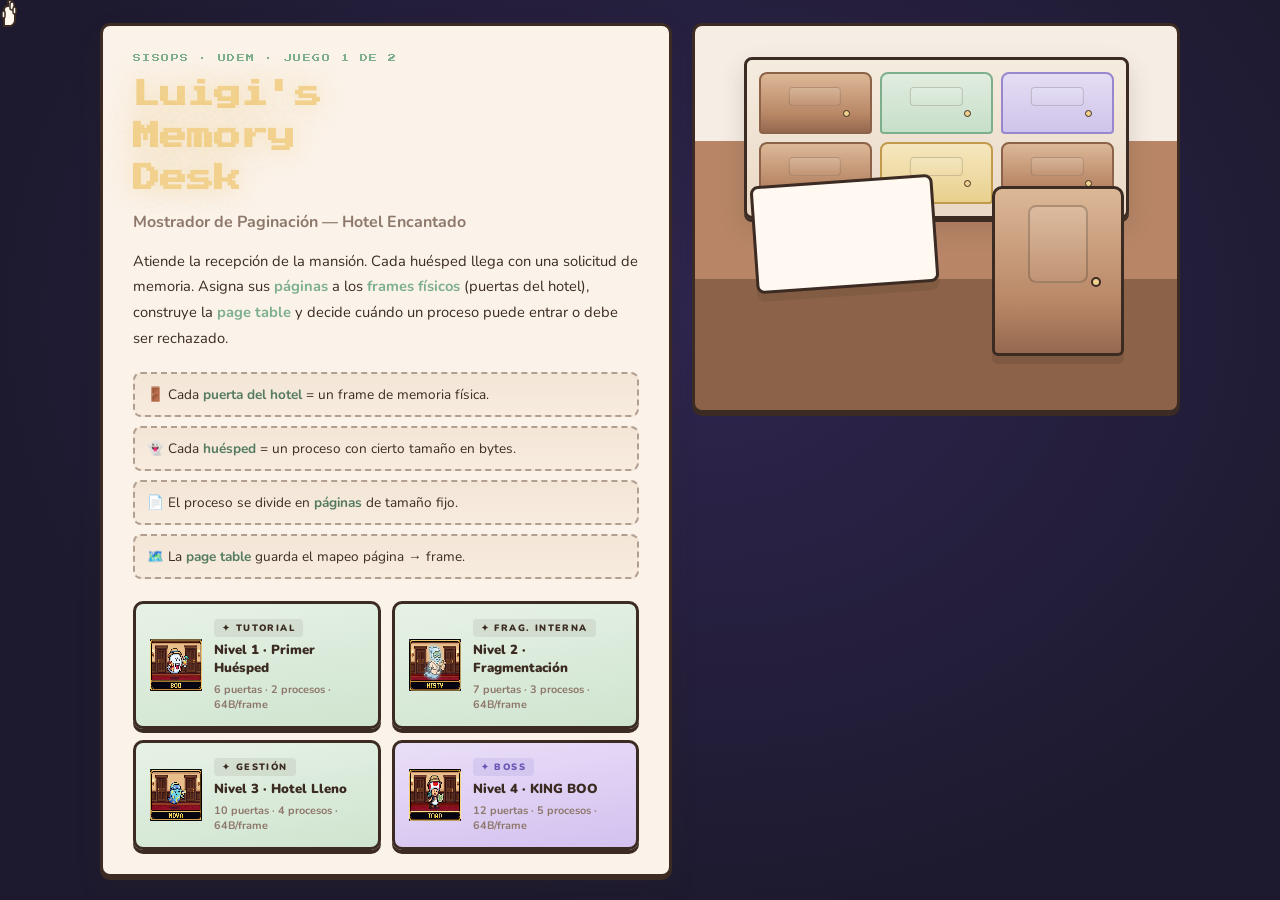
<file: web/memory_game.html>
<!doctype html>
<html lang="es">
  <head>
    <meta charset="UTF-8" />
    <meta name="viewport" content="width=device-width, initial-scale=1.0" />
    <title>Luigi Memory Desk — Paginación</title>
    <link rel="preconnect" href="https://fonts.googleapis.com" />
    <link rel="preconnect" href="https://fonts.gstatic.com" crossorigin />
    <link
      href="https://fonts.googleapis.com/css2?family=Press+Start+2P&family=Nunito:wght@700;800;900&family=JetBrains+Mono:wght@400;700&display=swap"
      rel="stylesheet"
    />
    <style>
      :root {
        --ink: #3b2b22;
        --ink-soft: #6d5a4f;
        --parchment: #fbf3ea;
        --paper: #fff9f2;
        --panel: #f3e6d7;
        --panel2: #e7d3bf;
        --desk: #c69a79;
        --desk-d: #a87759;
        --wood: #b88667;
        --wood-d: #8c6248;
        --bg: #1d1a2f;
        --bg2: #2a2342;
        --green: #7daf8d;
        --green-l: #abd4b5;
        --mint: #d9eddc;
        --yellow: #f1d18d;
        --yellow-d: #c29a4b;
        --red: #cf8585;
        --red-l: #efb3b3;
        --purple: #c6b7ea;
        --purple-d: #9886cf;
        --blue: #bfd4eb;
        --blue-d: #7f9fca;
        --pink: #edc8d7;
        --peach: #f0cdbd;
        --muted: #8e786b;
        --muted2: #b39f90;
        --shadow: rgba(59, 43, 34, 0.16);
        --radius: 12px;
        --px: 3px;
        --slot: 80px;
      }
      *,
      *::before,
      *::after {
        box-sizing: border-box;
        margin: 0;
        padding: 0;
      }
      html,
      body {
        width: 100%;
        height: 100%;
        overflow: hidden;
        user-select: none;
      }
      body {
        font-family: "Nunito", sans-serif;
        color: var(--ink);
        background: var(--bg);
        cursor: none;
      }
      button {
        font-family: inherit;
        cursor: pointer;
      }
      .screen {
        position: fixed;
        inset: 0;
        display: flex;
        align-items: center;
        justify-content: center;
      }
      .hidden {
        display: none !important;
      }
      .px-card {
        background: var(--parchment);
        border: var(--px) solid var(--ink);
        box-shadow:
          0 var(--px) 0 var(--ink),
          0 10px 24px var(--shadow);
        border-radius: 10px;
      }
      .asset-img {
        display: block;
        image-rendering: pixelated;
        image-rendering: crisp-edges;
      }

      /* ── TITLE ── */
      #scTitle {
        background: radial-gradient(ellipse at 55% 35%, #2f254f, var(--bg) 72%);
        flex-direction: column;
        gap: 20px;
        overflow-y: auto;
        padding: 20px;
      }
      .ghost-bg {
        position: fixed;
        inset: 0;
        pointer-events: none;
        overflow: hidden;
        z-index: 0;
      }
      .g-float {
        position: absolute;
        bottom: -120px;
        opacity: 0.1;
        animation: floatUp var(--d, 8s) var(--dl, 0s) linear infinite;
      }
      @keyframes floatUp {
        0% {
          transform: translateY(0) rotate(-6deg);
          opacity: 0.06;
        }
        50% {
          opacity: 0.14;
        }
        100% {
          transform: translateY(-110vh) rotate(6deg);
          opacity: 0;
        }
      }
      .title-wrap {
        position: relative;
        z-index: 1;
        width: min(1080px, 100%);
        display: grid;
        grid-template-columns: 1.08fr 0.92fr;
        gap: 20px;
        align-items: start;
      }
      @media (max-width: 860px) {
        .title-wrap {
          grid-template-columns: 1fr;
        }
      }
      .title-left {
        padding: 28px 30px 24px;
      }
      .t-eyebrow {
        font-family: "Press Start 2P", monospace;
        font-size: 0.5rem;
        letter-spacing: 0.18em;
        color: var(--green);
        text-transform: uppercase;
        margin-bottom: 12px;
      }
      .t-main {
        font-family: "Press Start 2P", monospace;
        font-size: clamp(1.1rem, 3.3vw, 1.7rem);
        line-height: 1.55;
        color: var(--yellow);
        text-shadow:
          0 0 22px rgba(241, 209, 141, 0.5),
          0 0 44px rgba(241, 209, 141, 0.22);
        margin-bottom: 10px;
      }
      .t-sub {
        font-size: 1rem;
        font-weight: 700;
        color: var(--muted);
        margin-bottom: 16px;
      }
      .t-lead {
        font-size: 0.92rem;
        line-height: 1.75;
        margin-bottom: 20px;
        max-width: 58ch;
      }
      .t-lead strong {
        color: var(--green);
      }
      .concept-row {
        display: grid;
        gap: 9px;
        margin-bottom: 22px;
      }
      .concept-pill {
        padding: 10px 12px;
        border-radius: 8px;
        background: linear-gradient(180deg, var(--panel), #f8ecdf);
        border: 2px dashed var(--muted2);
        font-size: 0.85rem;
        line-height: 1.55;
      }
      .concept-pill b {
        color: #557b61;
      }
      .level-grid {
        display: grid;
        grid-template-columns: 1fr 1fr;
        gap: 11px;
      }
      .lv-btn {
        text-align: left;
        min-height: 102px;
        padding: 14px;
        background: linear-gradient(170deg, #e7f2e7, #cfe4cf);
        border: var(--px) solid var(--ink);
        border-radius: 10px;
        box-shadow: 0 4px 0 var(--ink);
        font-size: 0.82rem;
        font-weight: 900;
        color: var(--ink);
        transition:
          transform 0.1s,
          box-shadow 0.1s,
          filter 0.12s;
        display: flex;
        align-items: center;
        gap: 12px;
      }
      .lv-btn:hover {
        transform: translateY(-2px);
        box-shadow: 0 6px 0 var(--ink);
        filter: brightness(1.02);
      }
      .lv-btn:active {
        transform: translateY(3px);
        box-shadow: 0 1px 0 var(--ink);
      }
      .lv-btn.boss-btn {
        background: linear-gradient(170deg, #eadff8, #d3c1ef);
      }
      .lv-btn-text small {
        display: block;
        font-weight: 700;
        color: var(--muted);
        margin-top: 5px;
        font-size: 0.68rem;
      }
      .lv-tag {
        display: inline-block;
        padding: 3px 8px;
        border-radius: 4px;
        font-size: 0.58rem;
        letter-spacing: 0.15em;
        text-transform: uppercase;
        font-weight: 900;
        background: rgba(59, 43, 34, 0.08);
        margin-bottom: 4px;
      }
      .lv-tag.boss {
        background: rgba(152, 134, 207, 0.18);
        color: #6d55b4;
      }
      .title-right {
        padding: 20px;
        background: linear-gradient(
          180deg,
          #f6eee5 0 30%,
          var(--wood) 30% 66%,
          var(--wood-d) 66% 100%
        );
        border: var(--px) solid var(--ink);
        box-shadow: 0 var(--px) 0 var(--ink);
        border-radius: 10px;
        min-height: 390px;
        position: relative;
        overflow: hidden;
      }
      .desk-preview-board {
        position: absolute;
        left: 10%;
        right: 10%;
        top: 8%;
        background: linear-gradient(180deg, #f5ecdf, #ead8c5);
        border: var(--px) solid var(--ink);
        border-radius: 8px;
        padding: 12px;
        display: grid;
        grid-template-columns: repeat(3, 1fr);
        gap: 8px;
      }
      .desk-preview-slot {
        height: 62px;
        border-radius: 8px 8px 4px 4px;
        background: linear-gradient(180deg, #dcb897, #b98867 68%, #95684f 100%);
        border: 2px solid #8c6248;
        position: relative;
      }
      .desk-preview-slot::before {
        content: "";
        position: absolute;
        left: 50%;
        top: 22%;
        transform: translateX(-50%);
        width: 48%;
        height: 34%;
        border: 1.5px solid rgba(59, 43, 34, 0.2);
        border-radius: 4px;
        background: linear-gradient(
          180deg,
          rgba(255, 255, 255, 0.15),
          rgba(255, 255, 255, 0.03)
        );
      }
      .desk-preview-slot::after {
        content: "";
        position: absolute;
        right: 18%;
        top: 62%;
        width: 7px;
        height: 7px;
        border-radius: 50%;
        background: #f1d18d;
        border: 1.5px solid #3b2b22;
      }
      .desk-preview-slot.filled {
        border-style: solid;
      }
      .desk-preview-paper {
        position: absolute;
        left: 12%;
        width: 38%;
        height: 28%;
        bottom: 32%;
        background: var(--paper);
        border: var(--px) solid var(--ink);
        border-radius: 8px;
        transform: rotate(-4deg);
        box-shadow: 0 8px 0 rgba(59, 43, 34, 0.12);
      }
      .preview-door {
        position: absolute;
        right: 11%;
        bottom: 14%;
        width: 132px;
        height: 170px;
        border: var(--px) solid var(--ink);
        border-radius: 10px 10px 6px 6px;
        background: linear-gradient(180deg, #dcb897, #b98867 68%, #95684f 100%);
        box-shadow: 0 8px 0 rgba(59, 43, 34, 0.15);
      }
      .preview-door::before {
        content: "";
        position: absolute;
        left: 50%;
        top: 16px;
        transform: translateX(-50%);
        width: 60px;
        height: 78px;
        border-radius: 8px;
        border: 2px solid rgba(59, 43, 34, 0.28);
        background: linear-gradient(
          180deg,
          rgba(255, 255, 255, 0.14),
          rgba(255, 255, 255, 0.03)
        );
      }
      .preview-door::after {
        content: "";
        position: absolute;
        right: 20px;
        top: 88px;
        width: 10px;
        height: 10px;
        border-radius: 50%;
        background: var(--yellow);
        border: 2px solid var(--ink);
      }

      /* ── GAME SCREEN ── */
      #scGame {
        background: radial-gradient(
          ellipse at 50% 0%,
          var(--bg2),
          var(--bg) 72%
        );
        flex-direction: column;
        padding: 0;
        align-items: stretch;
      }

      .hud {
        display: flex;
        gap: 10px;
        align-items: center;
        padding: 8px 14px;
        flex-shrink: 0;
        background: rgba(251, 243, 234, 0.95);
        backdrop-filter: blur(4px);
        border-bottom: var(--px) solid var(--ink);
        flex-wrap: wrap;
        z-index: 10;
      }
      .hud-stat {
        padding: 5px 11px;
        background: linear-gradient(180deg, var(--panel), #f9eee2);
        border: 2px solid var(--panel2);
        border-radius: 8px;
        font-size: 0.8rem;
        font-weight: 800;
        white-space: nowrap;
      }
      .hud-stat span {
        color: #648f70;
        font-family: "JetBrains Mono", monospace;
      }
      .hud-lvl {
        margin-left: auto;
        font-family: "Press Start 2P", monospace;
        font-size: 0.5rem;
        color: var(--muted);
        letter-spacing: 0.1em;
      }
      .hud-timer {
        padding: 5px 11px;
        background: linear-gradient(180deg, var(--yellow), #e7bf74);
        border: 2px solid var(--ink);
        border-radius: 8px;
        font-family: "JetBrains Mono", monospace;
        font-size: 0.86rem;
        font-weight: 700;
        min-width: 66px;
        text-align: center;
      }
      .hud-timer.warn {
        background: linear-gradient(180deg, #e5a18a, #cf8570);
        color: #fff;
      }
      .hud-btn {
        padding: 5px 11px;
        border: 2px solid var(--ink);
        border-radius: 8px;
        font-size: 0.74rem;
        font-weight: 800;
        background: var(--panel2);
        box-shadow: 0 2px 0 var(--ink);
      }
      .hud-btn:active {
        transform: translateY(2px);
        box-shadow: none;
      }

      /* ── DESK ── */
      .desk-area {
        flex: 1;
        display: grid;
        grid-template-columns: 1.25fr 1fr;
        gap: 12px;
        padding: 10px 12px;
        min-height: 0;
        background: linear-gradient(
          180deg,
          transparent 0 76%,
          rgba(184, 136, 103, 0.14) 76% 82%,
          rgba(140, 98, 72, 0.22) 82% 100%
        );
      }
      @media (max-width: 1000px) {
        .desk-area {
          grid-template-columns: 1fr;
        }
      }

      /* ── LEFT: memory board as hotel doors ── */
      .board-col {
        display: flex;
        flex-direction: column;
        gap: 10px;
        min-height: 0;
      }
      .board-header {
        display: flex;
        align-items: center;
        justify-content: space-between;
        padding: 8px 12px;
        background: rgba(251, 243, 234, 0.92);
        border-bottom: 2px solid var(--panel2);
      }
      .board-title {
        font-family: "Press Start 2P", monospace;
        font-size: 0.52rem;
        letter-spacing: 0.1em;
        color: var(--muted);
      }
      .board-legend {
        font-size: 0.74rem;
        font-weight: 800;
        color: var(--muted);
      }
      .usage-bar-wrap {
        height: 7px;
        background: var(--panel2);
        border-radius: 4px;
        overflow: hidden;
        flex: 1;
        max-width: 130px;
        margin: 0 8px;
      }
      .usage-bar {
        height: 100%;
        background: linear-gradient(90deg, var(--green), var(--green-l));
        border-radius: 4px;
        transition: width 0.4s ease;
      }
      .memory-board {
        flex: 1;
        padding: 14px 12px;
        min-height: 0;
        overflow-y: auto;
        background: linear-gradient(180deg, #f9f0e5, #f1e3d2);
        border: var(--px) solid var(--ink);
        border-radius: 10px;
        box-shadow:
          inset 0 3px 12px rgba(59, 43, 34, 0.06),
          0 var(--px) 0 var(--ink);
      }
      .slots {
        display: grid;
        grid-template-columns: repeat(var(--cols, 4), var(--slot));
        gap: 10px;
        justify-content: start;
      }

      /* Hotel door slot */
      .slot {
        width: var(--slot);
        height: calc(var(--slot) * 1.48);
        border: 3px solid #8c6248;
        border-radius: 10px 10px 5px 5px;
        background: linear-gradient(180deg, #dcb897, #b98867 68%, #95684f 100%);
        position: relative;
        display: flex;
        flex-direction: column;
        align-items: center;
        justify-content: flex-end;
        padding-bottom: 7px;
        text-align: center;
        font-weight: 900;
        color: rgba(255, 255, 255, 0.6);
        box-shadow:
          0 4px 0 rgba(59, 43, 34, 0.45),
          inset 0 1px 0 rgba(255, 255, 255, 0.18);
        overflow: hidden;
        transition:
          background 0.2s,
          border-color 0.2s,
          transform 0.15s,
          box-shadow 0.15s;
      }
      .slot::before {
        content: "";
        position: absolute;
        left: 50%;
        top: 19%;
        transform: translateX(-50%);
        width: 56%;
        height: 34%;
        border: 2px solid rgba(59, 43, 34, 0.22);
        border-radius: 5px;
        background: linear-gradient(
          180deg,
          rgba(255, 255, 255, 0.16),
          rgba(255, 255, 255, 0.04)
        );
      }
      .slot::after {
        content: "";
        position: absolute;
        right: 16%;
        top: 61%;
        width: 9px;
        height: 9px;
        border-radius: 50%;
        background: #f1d18d;
        border: 1.5px solid #3b2b22;
      }
      .slot .slot-id {
        position: absolute;
        left: 5px;
        top: 4px;
        font-size: 0.5rem;
        color: rgba(255, 255, 255, 0.65);
        font-weight: 900;
        font-family: "JetBrains Mono", monospace;
      }
      .slot .slot-pid {
        font-size: 0.52rem;
        font-weight: 900;
        line-height: 1.3;
        font-family: "JetBrains Mono", monospace;
        background: rgba(255, 255, 255, 0.55);
        color: var(--ink);
        padding: 2px 5px;
        border-radius: 4px;
        margin-top: 2px;
      }
      .slot.occupied::before,
      .slot.occupied::after {
        display: none;
      }
      .slot.occupied {
        border-style: solid;
        border-width: 3px;
        transform: translateY(-1px);
      }
      .slot-inner {
        display: flex;
        flex-direction: column;
        align-items: center;
        gap: 2px;
        padding-bottom: 2px;
        z-index: 1;
      }
      .slot.drop-ok {
        background: linear-gradient(180deg, #d4edda, #a8d8b2) !important;
        border: 3px solid var(--green) !important;
        box-shadow:
          0 0 16px rgba(125, 175, 141, 0.4),
          0 4px 0 rgba(59, 43, 34, 0.3);
        animation: slotPulse 0.5s ease infinite alternate;
      }
      .slot.drop-bad {
        background: linear-gradient(180deg, #f5dfdf, #eac7c7) !important;
        border: 3px solid var(--red) !important;
        box-shadow: 0 0 12px rgba(207, 133, 133, 0.3);
      }
      @keyframes slotPulse {
        from {
          transform: scale(1) translateY(-1px);
        }
        to {
          transform: scale(1.05) translateY(-2px);
        }
      }

      /* ── RIGHT COLUMN: papers-please inline layout ── */
      .right-col {
        display: flex;
        flex-direction: column;
        gap: 10px;
        min-height: 0;
        overflow: hidden;
      }

      /* PROCESS CARD — inline, always visible */
      .process-section {
        flex: 1;
        min-height: 0;
        overflow-y: auto;
        display: flex;
        flex-direction: column;
      }
      .process-inner {
        flex: 1;
        padding: 10px 12px;
        display: flex;
        flex-direction: column;
        gap: 8px;
      }

      /* Header row: who's at the counter */
      .counter-header {
        display: flex;
        align-items: center;
        justify-content: space-between;
      }
      .counter-title {
        font-family: "Press Start 2P", monospace;
        font-size: 0.5rem;
        letter-spacing: 0.1em;
        color: var(--muted);
      }
      .counter-remaining {
        font-size: 0.76rem;
        font-weight: 900;
        color: #648f70;
      }

      /* The actual paper/card on the counter */
      .counter-paper {
        background: var(--paper);
        border: var(--px) solid var(--ink);
        border-radius: 10px;
        box-shadow: 0 6px 0 rgba(59, 43, 34, 0.12);
        padding: 12px 14px;
        position: relative;
        flex-shrink: 0;
      }
      .counter-paper.boss-paper {
        border-color: var(--purple-d);
        box-shadow:
          0 6px 0 rgba(152, 134, 207, 0.3),
          0 0 24px rgba(152, 134, 207, 0.12);
      }
      .stamp {
        position: absolute;
        right: 10px;
        top: 10px;
        width: 76px;
        height: 76px;
        border-radius: 8px;
        border: 4px solid transparent;
        display: flex;
        align-items: center;
        justify-content: center;
        font-family: "Press Start 2P", monospace;
        font-size: 0.42rem;
        letter-spacing: 0.05em;
        text-transform: uppercase;
        pointer-events: none;
        opacity: 0;
        transform: rotate(-15deg) scale(0.8);
        transition:
          opacity 0.25s,
          transform 0.25s;
        z-index: 10;
        text-align: center;
        line-height: 1.4;
      }
      .stamp.show {
        opacity: 0.88;
        transform: rotate(-10deg) scale(1);
      }
      .stamp.ok {
        border-color: #5f8f6b;
        color: #5f8f6b;
        background: rgba(217, 237, 220, 0.55);
      }
      .stamp.no {
        border-color: #b06f6f;
        color: #b06f6f;
        background: rgba(239, 179, 179, 0.5);
      }

      .proc-tag {
        display: inline-block;
        padding: 3px 9px;
        border-radius: 20px;
        font-size: 0.64rem;
        font-weight: 900;
        border: 2px solid var(--ink);
        background: var(--panel);
        margin-bottom: 7px;
      }
      .proc-tag.boss-tag {
        background: linear-gradient(90deg, #e8ddf5, #d3c1ef);
        border-color: var(--purple-d);
        color: #6e58aa;
      }
      .proc-header {
        display: flex;
        align-items: center;
        gap: 10px;
        margin-bottom: 10px;
      }
      .proc-portrait {
        width: 64px;
        height: 64px;
        border: var(--px) solid var(--ink);
        border-radius: 8px;
        overflow: hidden;
        flex-shrink: 0;
        background: var(--panel);
        display: flex;
        align-items: center;
        justify-content: center;
        image-rendering: pixelated;
      }
      .proc-portrait img {
        width: 54px;
        height: 54px;
        object-fit: contain;
        image-rendering: pixelated;
      }
      .proc-name {
        font-size: 1rem;
        font-weight: 900;
      }
      .data-grid {
        display: grid;
        grid-template-columns: 1fr 1fr;
        gap: 6px;
        margin-bottom: 9px;
      }
      .data-box {
        background: linear-gradient(180deg, var(--panel), #f8ece0);
        border: 2px solid var(--panel2);
        border-radius: 7px;
        padding: 6px 9px;
      }
      .data-box .k {
        display: block;
        font-size: 0.6rem;
        color: var(--muted);
        text-transform: uppercase;
        letter-spacing: 0.08em;
        margin-bottom: 2px;
      }
      .data-box .v {
        font-size: 0.88rem;
        font-weight: 900;
        font-family: "JetBrains Mono", monospace;
      }
      .pages-label {
        font-weight: 900;
        font-size: 0.78rem;
        margin-bottom: 5px;
      }
      .pages-row {
        display: flex;
        gap: 7px;
        flex-wrap: wrap;
        margin-bottom: 8px;
      }

      /* Page chips */
      .page-chip {
        width: 60px;
        height: 70px;
        border: var(--px) solid var(--ink);
        border-radius: 9px;
        display: flex;
        flex-direction: column;
        align-items: center;
        justify-content: center;
        font-weight: 900;
        font-size: 0.74rem;
        gap: 2px;
        box-shadow: 0 3px 0 rgba(59, 43, 34, 0.12);
        cursor: grab;
        touch-action: none;
        transition:
          transform 0.12s,
          box-shadow 0.12s,
          opacity 0.2s,
          outline 0.12s;
        position: relative;
      }
      .page-chip:hover:not(.placed) {
        transform: translateY(-3px) rotate(-2deg);
        box-shadow: 0 7px 0 rgba(59, 43, 34, 0.18);
        outline: 3px solid var(--yellow);
        outline-offset: 2px;
      }
      .page-chip.placed {
        opacity: 0.3;
        filter: grayscale(0.35);
        cursor: not-allowed;
        transform: none !important;
        outline: none !important;
      }
      .page-chip.dragging-src {
        opacity: 0.18;
      }
      .chip-sprite {
        image-rendering: pixelated;
        display: block;
        width: 20px;
        height: 20px;
        object-fit: contain;
      }
      .chip-label {
        font-size: 0.62rem;
        font-weight: 900;
        font-family: "JetBrains Mono", monospace;
      }
      .chip-bytes {
        font-size: 0.54rem;
        color: var(--muted);
        font-weight: 700;
      }

      .frag-note {
        padding: 8px 11px;
        border-radius: 7px;
        background: linear-gradient(180deg, #fff4e6, #f7e8d4);
        border: 2px dashed #d3b17c;
        font-size: 0.76rem;
        line-height: 1.55;
      }
      .frag-note strong {
        color: #a0762f;
      }

      /* Stamp action buttons */
      .stamp-row {
        display: grid;
        grid-template-columns: 1fr 1fr 1fr;
        gap: 7px;
        flex-shrink: 0;
        padding: 8px 10px;
        border-top: 2px solid var(--panel2);
        background: rgba(251, 243, 234, 0.95);
      }
      .s-btn {
        min-height: 42px;
        padding: 6px;
        font-size: 0.7rem;
        font-weight: 900;
        border: var(--px) solid var(--ink);
        border-radius: 8px;
        box-shadow: 0 4px 0 var(--ink);
        transition:
          transform 0.08s,
          box-shadow 0.08s;
      }
      .s-btn:hover {
        transform: translateY(-1px);
        box-shadow: 0 5px 0 var(--ink);
      }
      .s-btn:active {
        transform: translateY(3px);
        box-shadow: 0 1px 0 var(--ink);
      }
      .s-btn:disabled {
        opacity: 0.42;
        cursor: not-allowed;
        transform: none !important;
        box-shadow: 0 4px 0 var(--ink);
      }
      .s-btn.accept {
        background: linear-gradient(180deg, #dcecdf, #bfd8c5);
      }
      .s-btn.reject {
        background: linear-gradient(180deg, #f0d2d2, #ddb4b4);
      }
      .s-btn.release {
        background: linear-gradient(180deg, #f7e4b5, #eccc84);
      }

      /* PAGE TABLE — compact */
      .pt-panel {
        flex-shrink: 0;
        padding: 8px 12px 10px;
        background: rgba(251, 243, 234, 0.95);
        border-top: 2px solid var(--panel2);
      }
      .pt-title {
        font-family: "Press Start 2P", monospace;
        font-size: 0.46rem;
        letter-spacing: 0.1em;
        color: var(--muted);
        margin-bottom: 6px;
      }
      .pt-grid {
        display: grid;
        gap: 3px;
      }
      .pt-row {
        display: grid;
        grid-template-columns: 1fr 20px 1fr;
        align-items: center;
        gap: 3px;
        padding: 4px 7px;
        border-radius: 5px;
        background: var(--panel);
        border: 1px solid var(--panel2);
        font-size: 0.7rem;
        font-weight: 800;
        font-family: "JetBrains Mono", monospace;
      }
      .pt-row.hdr {
        background: var(--panel2);
        font-size: 0.6rem;
        color: var(--muted);
        letter-spacing: 0.08em;
        text-transform: uppercase;
      }
      .pt-row.done {
        background: linear-gradient(
          90deg,
          rgba(171, 212, 181, 0.28),
          var(--panel)
        );
        border-color: #9fc1a8;
      }
      .pt-row .arrow {
        color: var(--muted2);
        text-align: center;
        font-size: 0.88rem;
      }
      .pt-row .pg {
        color: #597aa5;
      }
      .pt-row .fr {
        color: #648f70;
        font-weight: 900;
      }
      .pt-row .fr.empty {
        color: var(--muted2);
      }

      /* QUEUE BAR — compact horizontal strip */
      .queue-strip {
        flex-shrink: 0;
        padding: 7px 12px;
        background: rgba(251, 243, 234, 0.9);
        border-top: 2px solid var(--panel2);
        display: flex;
        align-items: center;
        gap: 10px;
        overflow-x: auto;
      }
      .queue-strip-label {
        font-family: "Press Start 2P", monospace;
        font-size: 0.44rem;
        color: var(--muted);
        letter-spacing: 0.1em;
        flex-shrink: 0;
      }
      .q-item {
        min-width: 58px;
        padding: 4px 5px;
        border-radius: 7px;
        border: 2px solid var(--panel2);
        background: var(--panel);
        font-size: 0.64rem;
        font-weight: 900;
        text-align: center;
        flex-shrink: 0;
        display: flex;
        flex-direction: column;
        align-items: center;
        gap: 2px;
      }
      .q-item img {
        width: 24px;
        height: 24px;
        object-fit: contain;
        image-rendering: pixelated;
      }
      .q-item.active {
        outline: 3px solid var(--yellow);
        outline-offset: 2px;
      }
      .q-item.done {
        opacity: 0.4;
        filter: grayscale(0.2);
      }
      .q-item.boss-q {
        border-color: var(--purple-d);
      }
      .empty-state {
        padding: 18px;
        text-align: center;
        background: var(--panel);
        border: 2px dashed var(--muted2);
        border-radius: 10px;
        font-size: 0.86rem;
        font-weight: 700;
        color: var(--muted);
      }

      /* ── BOTTOM BAR ── */
      .bottom-bar {
        display: grid;
        grid-template-columns: 190px 1fr;
        gap: 10px;
        padding: 7px 12px;
        background: rgba(251, 243, 234, 0.97);
        border-top: var(--px) solid var(--ink);
        flex-shrink: 0;
      }
      @media (max-width: 1000px) {
        .bottom-bar {
          grid-template-columns: 1fr;
        }
      }
      .luigi-hud {
        display: flex;
        gap: 10px;
        align-items: center;
        padding: 7px;
      }
      .luigi-portrait-wrap {
        border: var(--px) solid var(--ink);
        border-radius: 8px;
        overflow: hidden;
        flex-shrink: 0;
        background: linear-gradient(180deg, #f5ece2, #e2d4c1);
        image-rendering: pixelated;
      }
      .luigi-portrait-wrap img {
        width: 56px;
        height: 74px;
        object-fit: contain;
        image-rendering: pixelated;
        display: block;
      }
      .luigi-meta h3 {
        font-size: 0.86rem;
        font-weight: 900;
        margin-bottom: 5px;
      }
      .lives-row {
        display: flex;
        gap: 5px;
      }
      .life-icon {
        width: 24px;
        height: 24px;
        display: flex;
        align-items: center;
        justify-content: center;
        image-rendering: pixelated;
        transition: transform 0.3s;
      }
      .life-icon img {
        width: 100%;
        height: 100%;
        object-fit: contain;
        image-rendering: pixelated;
      }
      .life-icon.lost {
        filter: grayscale(1);
        opacity: 0.32;
        transform: scale(0.8);
      }
      .life-icon.lose-anim {
        animation: loseLife 0.4s ease;
      }
      @keyframes loseLife {
        0% {
          transform: scale(1.35) rotate(-10deg);
        }
        50% {
          opacity: 0.5;
        }
        100% {
          transform: scale(0.8);
          opacity: 0.3;
        }
      }
      .msg-bar {
        padding: 7px 12px;
        display: flex;
        flex-direction: column;
        justify-content: center;
        gap: 3px;
      }
      .msg-title {
        font-weight: 900;
        font-size: 0.88rem;
      }
      .msg-text {
        font-size: 0.76rem;
        line-height: 1.55;
        color: var(--ink);
      }
      .msg-text strong {
        color: #648f70;
      }

      /* ── RESULTS ── */
      #scResults {
        background: radial-gradient(ellipse at 50% 20%, #2f254f, var(--bg) 72%);
        overflow-y: auto;
        padding: 20px;
        align-items: flex-start;
        justify-content: center;
      }
      .results-wrap {
        width: min(920px, 100%);
        display: flex;
        flex-direction: column;
        gap: 14px;
        margin: auto;
      }
      .results-head {
        text-align: center;
        padding: 20px;
      }
      .results-trophy {
        font-size: 3.5rem;
        animation: trophySpin 1.1s cubic-bezier(0.34, 1.56, 0.64, 1) both;
      }
      @keyframes trophySpin {
        from {
          transform: scale(0.35) rotate(-20deg);
          opacity: 0;
        }
        to {
          transform: none;
          opacity: 1;
        }
      }
      .results-title {
        font-family: "Press Start 2P", monospace;
        font-size: clamp(1rem, 3.5vw, 1.55rem);
        color: var(--yellow);
        text-shadow: 0 0 20px rgba(241, 209, 141, 0.5);
        margin: 12px 0 6px;
      }
      .results-sub {
        font-size: 0.88rem;
        color: var(--green-l);
        letter-spacing: 0.18em;
        text-transform: uppercase;
      }
      .stars-row {
        display: flex;
        gap: 8px;
        justify-content: center;
        margin: 8px 0;
      }
      .star {
        font-size: 2.2rem;
      }
      .star.lit {
        animation: starPop 0.4s cubic-bezier(0.34, 1.56, 0.64, 1) both;
      }
      .star.dim {
        filter: grayscale(1);
        opacity: 0.35;
      }
      @keyframes starPop {
        from {
          transform: scale(0.4) rotate(-20deg);
        }
        to {
          transform: none;
        }
      }
      .stats-grid {
        display: grid;
        grid-template-columns: repeat(4, 1fr);
        gap: 10px;
        padding: 16px;
        background: var(--parchment);
        border: var(--px) solid var(--ink);
        border-radius: 10px;
        box-shadow: 0 var(--px) 0 var(--ink);
      }
      @media (max-width: 640px) {
        .stats-grid {
          grid-template-columns: repeat(2, 1fr);
        }
      }
      .stat-box {
        background: linear-gradient(180deg, var(--panel), #f8ece0);
        border: 2px solid var(--panel2);
        border-radius: 8px;
        padding: 12px;
        text-align: center;
      }
      .stat-box .n {
        font-size: 1.8rem;
        font-weight: 900;
        color: #648f70;
      }
      .stat-box .k {
        font-size: 0.7rem;
        text-transform: uppercase;
        color: var(--muted);
        letter-spacing: 0.1em;
      }
      .mini-mem-label {
        font-family: "Press Start 2P", monospace;
        font-size: 0.5rem;
        letter-spacing: 0.1em;
        color: var(--muted);
        margin-bottom: 10px;
      }
      .mini-mem {
        display: grid;
        gap: 7px;
        padding: 14px;
        background: var(--parchment);
        border: var(--px) solid var(--ink);
        border-radius: 10px;
        box-shadow: 0 var(--px) 0 var(--ink);
      }
      .r-pt-section {
        padding: 14px;
        background: var(--parchment);
        border: var(--px) solid var(--ink);
        border-radius: 10px;
        box-shadow: 0 var(--px) 0 var(--ink);
      }
      .r-pt-grid {
        display: flex;
        gap: 10px;
        flex-wrap: wrap;
        margin-top: 10px;
      }
      .r-pt-card {
        flex: 1;
        min-width: 150px;
        background: var(--panel);
        border: 2px solid var(--panel2);
        border-radius: 8px;
        padding: 10px;
        font-size: 0.74rem;
      }
      .r-pt-card .r-pt-pid {
        font-weight: 900;
        font-size: 0.8rem;
        margin-bottom: 6px;
        padding-bottom: 4px;
        border-bottom: 2px solid var(--panel2);
        display: flex;
        align-items: center;
        gap: 6px;
      }
      .r-pt-card .r-pt-pid img {
        width: 20px;
        height: 20px;
        object-fit: contain;
        image-rendering: pixelated;
      }
      .r-pt-row {
        display: grid;
        grid-template-columns: 1fr 20px 1fr;
        gap: 2px;
        padding: 2px 0;
        font-family: "JetBrains Mono", monospace;
        font-size: 0.7rem;
      }
      .refl-box {
        padding: 14px 16px;
        background: var(--parchment);
        border: var(--px) solid var(--ink);
        border-radius: 10px;
        box-shadow: 0 var(--px) 0 var(--ink);
      }
      .refl-title {
        font-weight: 900;
        font-size: 0.92rem;
        color: #648f70;
        margin-bottom: 8px;
      }
      .refl-text {
        font-size: 0.84rem;
        line-height: 1.65;
      }
      .refl-text strong {
        color: #648f70;
      }
      .r-btns {
        display: flex;
        gap: 10px;
        flex-wrap: wrap;
        justify-content: center;
        padding-bottom: 16px;
      }
      .r-btn {
        padding: 11px 22px;
        border-radius: 8px;
        border: var(--px) solid var(--ink);
        font-size: 0.8rem;
        font-weight: 900;
        box-shadow: 0 4px 0 var(--ink);
        cursor: pointer;
        transition:
          transform 0.08s,
          box-shadow 0.08s;
      }
      .r-btn:hover {
        transform: translateY(-2px);
        box-shadow: 0 6px 0 var(--ink);
      }
      .r-btn:active {
        transform: translateY(3px);
        box-shadow: 0 1px 0 var(--ink);
      }
      .r-btn.primary {
        background: linear-gradient(180deg, #e5f0e6, #cddfce);
      }
      .r-btn.secondary {
        background: var(--panel);
      }

      /* ── BOSS MODAL ── */
      #bossWarning {
        position: fixed;
        inset: 0;
        display: flex;
        align-items: center;
        justify-content: center;
        background: rgba(152, 134, 207, 0.22);
        backdrop-filter: blur(4px);
        z-index: 600;
      }
      .boss-modal {
        background: var(--parchment);
        border: 4px solid var(--purple-d);
        border-radius: 16px;
        padding: 28px 32px;
        text-align: center;
        max-width: 440px;
        box-shadow:
          0 0 60px rgba(152, 134, 207, 0.28),
          0 8px 0 var(--ink);
        animation: modalPop 0.5s cubic-bezier(0.34, 1.56, 0.64, 1) both;
      }
      @keyframes modalPop {
        from {
          transform: scale(0.6) rotate(-5deg);
          opacity: 0;
        }
        to {
          transform: none;
          opacity: 1;
        }
      }
      .boss-modal h2 {
        font-family: "Press Start 2P", monospace;
        font-size: 0.84rem;
        color: #725fb1;
        margin-bottom: 10px;
        line-height: 1.6;
      }
      .boss-modal p {
        font-size: 0.88rem;
        line-height: 1.65;
        margin-bottom: 16px;
      }
      .boss-modal-btns {
        display: flex;
        gap: 10px;
        justify-content: center;
        flex-wrap: wrap;
      }
      .bm-btn {
        padding: 10px 18px;
        border-radius: 8px;
        border: var(--px) solid var(--ink);
        font-weight: 900;
        font-size: 0.8rem;
        box-shadow: 0 4px 0 var(--ink);
        cursor: pointer;
        transition:
          transform 0.1s,
          box-shadow 0.1s;
      }
      .bm-btn:active {
        transform: translateY(3px);
        box-shadow: 0 1px 0 var(--ink);
      }
      .bm-btn.reject {
        background: linear-gradient(180deg, #f0d2d2, #ddb4b4);
      }
      .bm-btn.release {
        background: linear-gradient(180deg, #f7e4b5, #eccc84);
      }
      .boss-modal .boss-portrait img {
        width: 100px;
        height: 100px;
        object-fit: contain;
        image-rendering: pixelated;
      }

      /* ── FLOATERS & CURSOR ── */
      #scoreFloater {
        position: fixed;
        font-family: "Press Start 2P", monospace;
        font-size: 0.66rem;
        font-weight: 900;
        pointer-events: none;
        z-index: 9999;
        opacity: 0;
      }
      #scoreFloater.pop {
        animation: scorePop 0.9s ease forwards;
      }
      @keyframes scorePop {
        0% {
          opacity: 1;
          transform: translateY(0) scale(1.15);
        }
        60% {
          opacity: 1;
          transform: translateY(-44px) scale(1);
        }
        100% {
          opacity: 0;
          transform: translateY(-70px) scale(0.9);
        }
      }
      #cursor {
        position: fixed;
        width: 24px;
        height: 32px;
        pointer-events: none;
        z-index: 9999;
        transform: translate(-2px, -2px);
      }
      .shake {
        animation: shk 0.35s ease;
      }
      @keyframes shk {
        10% {
          transform: translate(-5px, -3px);
        }
        20% {
          transform: translate(5px, 2px);
        }
        30% {
          transform: translate(-4px, 3px);
        }
        40% {
          transform: translate(4px, -2px);
        }
        50% {
          transform: translate(-3px, 1px);
        }
        60% {
          transform: translate(3px, -1px);
        }
        70% {
          transform: translate(-2px, 2px);
        }
        80% {
          transform: translate(2px, -2px);
        }
        100% {
          transform: none;
        }
      }

      @media (max-width: 760px) {
        html,
        body {
          overflow: auto;
        }
        body {
          cursor: auto;
        }
        #cursor {
          display: none;
        }
        .screen {
          position: static;
          min-height: 100vh;
        }
        .desk-area,
        .bottom-bar,
        .level-grid,
        .data-grid,
        .stamp-row {
          grid-template-columns: 1fr;
        }
      }
    </style>
  </head>
  <body>
    <div class="ghost-bg" id="ghostBg"></div>

    <!-- ══ TITLE ══ -->
    <div id="scTitle" class="screen">
      <div class="title-wrap">
        <section class="title-left px-card">
          <div class="t-eyebrow">Sisops · UDEM · Juego 1 de 2</div>
          <h1 class="t-main">Luigi's<br />Memory<br />Desk</h1>
          <p class="t-sub">Mostrador de Paginación — Hotel Encantado</p>
          <p class="t-lead">
            Atiende la recepción de la mansión. Cada huésped llega con una
            solicitud de memoria. Asigna sus <strong>páginas</strong> a los
            <strong>frames físicos</strong> (puertas del hotel), construye la
            <strong>page table</strong> y decide cuándo un proceso puede entrar
            o debe ser rechazado.
          </p>
          <div class="concept-row">
            <div class="concept-pill">
              🚪 Cada <b>puerta del hotel</b> = un frame de memoria física.
            </div>
            <div class="concept-pill">
              👻 Cada <b>huésped</b> = un proceso con cierto tamaño en bytes.
            </div>
            <div class="concept-pill">
              📄 El proceso se divide en <b>páginas</b> de tamaño fijo.
            </div>
            <div class="concept-pill">
              🗺️ La <b>page table</b> guarda el mapeo página → frame.
            </div>
          </div>
          <div class="level-grid" id="levelGrid"></div>
        </section>
        <section class="title-right">
          <div class="desk-preview-board px-card">
            <div class="desk-preview-slot"></div>
            <div
              class="desk-preview-slot filled"
              style="
                background: linear-gradient(180deg, #e1ecdf, #c7dfc9);
                border-color: #7daf8d;
              "
            ></div>
            <div
              class="desk-preview-slot filled"
              style="
                background: linear-gradient(180deg, #e4ddf4, #cfc4ea);
                border-color: #9886cf;
              "
            ></div>
            <div class="desk-preview-slot"></div>
            <div
              class="desk-preview-slot filled"
              style="
                background: linear-gradient(180deg, #f6e7be, #e8d08e);
                border-color: #c29a4b;
              "
            ></div>
            <div class="desk-preview-slot"></div>
          </div>
          <div class="desk-preview-paper"></div>
          <div class="preview-door"></div>
        </section>
      </div>
    </div>

    <!-- ══ GAME ══ -->
    <div id="scGame" class="screen hidden">
      <div
        style="display: flex; flex-direction: column; width: 100%; height: 100%"
      >
        <div class="hud">
          <div class="hud-stat">Score <span id="hScore">0</span></div>
          <div class="hud-stat">Uso <span id="hUsage">0%</span></div>
          <div class="hud-stat">Frag <span id="hFrag">0 B</span></div>
          <div class="hud-stat">Libres <span id="hFree">0</span></div>
          <div class="hud-timer" id="hTimer">—</div>
          <div class="hud-lvl" id="hLvl">Nivel</div>
          <button class="hud-btn" id="menuBtn">Menú</button>
          <button class="hud-btn" id="restartBtn">↺</button>
        </div>

        <div class="desk-area">
          <!-- LEFT: hotel door frames -->
          <div class="board-col">
            <div class="board-header px-card">
              <span class="board-title">🚪 Puertas del Hotel</span>
              <div class="usage-bar-wrap">
                <div class="usage-bar" id="usageBar" style="width: 0%"></div>
              </div>
              <span class="board-legend" id="boardLegend">0 / 0 frames</span>
            </div>
            <div class="memory-board">
              <div class="slots" id="slots"></div>
            </div>
          </div>

          <!-- RIGHT: process card + page table + queue — all inline, no popup -->
          <div class="right-col px-card" style="overflow: hidden">
            <!-- Queue strip at top -->
            <div class="queue-strip">
              <span class="queue-strip-label">Cola</span>
              <div
                id="queueList"
                style="display: flex; gap: 6px; overflow-x: auto; flex: 1"
              ></div>
              <span
                id="queueRemaining"
                style="
                  font-size: 0.72rem;
                  font-weight: 900;
                  color: #648f70;
                  flex-shrink: 0;
                  padding-left: 8px;
                "
                >—</span
              >
            </div>

            <!-- Process paper — inline on the counter -->
            <div class="process-section">
              <div class="process-inner">
                <div id="emptyState" class="empty-state hidden">
                  ✅ No quedan huéspedes.<br />¡Nivel completo!
                </div>
                <div id="processCard">
                  <div class="counter-paper" id="counterPaper">
                    <div id="stampEl" class="stamp ok">ACEPTADO</div>
                    <div id="procTag" class="proc-tag">Proceso</div>
                    <div class="proc-header">
                      <div id="procPortrait" class="proc-portrait"></div>
                      <div>
                        <div class="proc-name" id="procName">P1 · Boo</div>
                        <div
                          style="
                            font-size: 0.7rem;
                            color: var(--muted);
                            margin-top: 3px;
                          "
                          id="procSub"
                        >
                          128 B · 2 páginas
                        </div>
                      </div>
                    </div>
                    <div class="data-grid">
                      <div class="data-box">
                        <span class="k">Tamaño real</span
                        ><span class="v" id="dSize">0 B</span>
                      </div>
                      <div class="data-box">
                        <span class="k">Páginas</span
                        ><span class="v" id="dPages">0</span>
                      </div>
                      <div class="data-box">
                        <span class="k">Memoria total</span
                        ><span class="v" id="dReq">0 B</span>
                      </div>
                      <div class="data-box">
                        <span class="k">Puertas libres</span
                        ><span class="v" id="dFree">0</span>
                      </div>
                    </div>
                    <div class="pages-label">
                      Páginas — arrastra a una puerta libre 🚪
                    </div>
                    <div class="pages-row" id="pagesRow"></div>
                    <div class="frag-note" id="fragNote"></div>
                  </div>
                </div>
              </div>
            </div>

            <!-- Page table -->
            <div class="pt-panel">
              <div class="pt-title">Page Table — proceso actual</div>
              <div class="pt-grid" id="pageTable"></div>
            </div>

            <!-- Action buttons at the very bottom -->
            <div class="stamp-row">
              <button class="s-btn accept" id="acceptBtn">✅ Aceptar</button>
              <button class="s-btn reject" id="rejectBtn">❌ Rechazar</button>
              <button class="s-btn release" id="releaseBtn">🗑️ Liberar</button>
            </div>
          </div>
        </div>

        <!-- BOTTOM BAR -->
        <div class="bottom-bar">
          <section class="luigi-hud px-card">
            <div class="luigi-portrait-wrap" id="luigiPortraitWrap"></div>
            <div class="luigi-meta">
              <h3>Luigi</h3>
              <div class="lives-row" id="livesRow"></div>
            </div>
          </section>
          <section class="msg-bar px-card">
            <div class="msg-title" id="msgTitle">Bienvenido al mostrador</div>
            <div class="msg-text" id="msgText">
              Arrastra las páginas del huésped a las
              <strong>puertas libres</strong>. Las páginas
              <strong>no necesitan quedar juntas</strong>.
            </div>
          </section>
        </div>
      </div>
    </div>

    <!-- ══ RESULTS ══ -->
    <div id="scResults" class="screen hidden">
      <div class="results-wrap">
        <div class="results-head">
          <div class="results-trophy" id="rTrophy">🏆</div>
          <h1 class="results-title" id="rTitle">¡Mostrador Cerrado!</h1>
          <div class="results-sub" id="rSub">Resumen del nivel</div>
          <div class="stars-row" id="starsRow"></div>
        </div>
        <div class="stats-grid px-card">
          <div class="stat-box">
            <div class="n" id="rScore">0</div>
            <div class="k">Puntaje</div>
          </div>
          <div class="stat-box">
            <div class="n" id="rAccepted">0</div>
            <div class="k">Aceptados</div>
          </div>
          <div class="stat-box">
            <div class="n" id="rRejected">0</div>
            <div class="k">Rechazados</div>
          </div>
          <div class="stat-box">
            <div class="n" id="rFrag">0 B</div>
            <div class="k">Frag. interna</div>
          </div>
        </div>
        <div class="mini-mem px-card">
          <div class="mini-mem-label">Mapa de puertas final</div>
          <div
            class="slots"
            id="miniSlots"
            style="--cols: 6; --slot: 56px"
          ></div>
        </div>
        <div class="r-pt-section">
          <div class="mini-mem-label">Page Tables generadas</div>
          <div class="r-pt-grid" id="rPtGrid"></div>
        </div>
        <div class="refl-box px-card">
          <div class="refl-title">💡 Lo que aprendiste</div>
          <div class="refl-text" id="rRefl"></div>
        </div>
        <div class="r-btns">
          <button class="r-btn primary" id="rPlayAgain">↺ Repetir</button>
          <button class="r-btn primary" id="rNext">Siguiente nivel ▶</button>
          <button class="r-btn secondary" id="rMenu">🏠 Menú</button>
        </div>
      </div>
    </div>

    <!-- ══ BOSS MODAL ══ -->
    <div id="bossWarning" class="hidden">
      <div class="boss-modal">
        <div
          class="boss-portrait"
          id="bossPortrait"
          style="display: flex; justify-content: center; margin-bottom: 10px"
        ></div>
        <h2>¡KING BOO EXIGE MEMORIA!</h2>
        <p id="bossMsg">No hay frames suficientes.</p>
        <div class="boss-modal-btns">
          <button class="bm-btn reject" id="bossReject">
            ❌ Rechazar a King Boo
          </button>
          <button class="bm-btn release" id="bossRelease">
            🗑️ Liberar memoria
          </button>
        </div>
      </div>
    </div>

    <div id="scoreFloater">+30</div>
    <div id="cursor">
      <svg viewBox="0 0 24 32" width="24" height="32">
        <path
          d="M6 28 L6 12 Q6 8 10 8 L10 4 Q10 2 12 2 Q14 2 14 4 L14 8 Q16 8 17 10 L18 12 Q18 14 17 15 L17 22 Q17 26 13 28 Z"
          fill="#fff8ef"
          stroke="#3b2b22"
          stroke-width="2"
        />
        <rect
          x="12"
          y="4"
          width="4"
          height="8"
          rx="2"
          fill="#fff8ef"
          stroke="#3b2b22"
          stroke-width="1.5"
        />
        <rect
          x="15"
          y="9"
          width="3"
          height="7"
          rx="1.5"
          fill="#fff8ef"
          stroke="#3b2b22"
          stroke-width="1.5"
        />
        <rect
          x="4"
          y="13"
          width="3"
          height="7"
          rx="1.5"
          fill="#fff8ef"
          stroke="#3b2b22"
          stroke-width="1.5"
        />
      </svg>
    </div>

    <script>
      "use strict";

      /* ══ ASSETS ══ */
      const ASSETS = {
        Luigi: "img/Luigi.png",
        Boo: "img/Boo.png",
        Flashy: "img/Flashy.png",
        Misty: "img/Misty.png",
        Chonk: "img/Chonk.png",
        Dot: "img/Dot.png",
        Nova: "img/Nova.png",
        Peep: "img/Peep.png",
        Toad: "img/Toad.png",
        Daisy: "img/Daisy.png",
        ShyGuy: "img/ShyGuy.png",
        Koopa: "img/Koopa.png",
        KingBoo: "img/KingBoo.png",
        Vidas: "img/Vidas.png",
      };
      function assetImg(name, w, h, cls = "asset-img") {
        const img = document.createElement("img");
        img.src = ASSETS[name] || "";
        img.alt = name;
        img.className = cls;
        if (w) img.style.width = typeof w === "number" ? `${w}px` : w;
        if (h) img.style.height = typeof h === "number" ? `${h}px` : h;
        img.draggable = false;
        return img;
      }

      /* ══ AUDIO ══ */
      let _actx = null;
      function actx() {
        return (
          _actx ||
          (_actx = new (window.AudioContext || window.webkitAudioContext)())
        );
      }
      function snd(type) {
        try {
          const c = actx(),
            n = c.currentTime;
          const p = (f, t, g = 0.2, d = 0.16, tp = "triangle") => {
            const o = c.createOscillator(),
              ga = c.createGain();
            o.connect(ga);
            ga.connect(c.destination);
            o.type = tp;
            o.frequency.value = f;
            ga.gain.setValueAtTime(g, t);
            ga.gain.exponentialRampToValueAtTime(0.001, t + d);
            o.start(t);
            o.stop(t + d + 0.05);
          };
          if (type === "drop") {
            p(620, n, 0.13, 0.08);
            p(820, n + 0.05, 0.09, 0.07);
          }
          if (type === "accept") {
            p(523, n, 0.18, 0.12);
            p(659, n + 0.1, 0.18, 0.12);
            p(784, n + 0.2, 0.18, 0.2);
            p(1047, n + 0.28, 0.15, 0.25);
          }
          if (type === "reject") {
            p(220, n, 0.22, 0.28, "sawtooth");
            p(165, n + 0.12, 0.18, 0.28, "sawtooth");
          }
          if (type === "error") {
            p(330, n, 0.16, 0.14, "square");
            p(220, n + 0.18, 0.16, 0.16, "square");
          }
          if (type === "release") {
            p(420, n, 0.14, 0.11);
            p(330, n + 0.1, 0.14, 0.14);
          }
          if (type === "boss") {
            p(55, n, 0.32, 0.52, "sawtooth");
            p(80, n + 0.12, 0.22, 0.42, "square");
          }
          if (type === "star") {
            [523, 659, 784, 1047].forEach((f, i) =>
              p(f, n + i * 0.1, 0.18, 0.24),
            );
          }
        } catch (e) {}
      }

      /* ══ LEVELS ══ */
      const LEVELS = [
        {
          id: 0,
          name: "Nivel 1 · Primer Huésped",
          tag: "Tutorial",
          pageSize: 64,
          numFrames: 6,
          numLives: 3,
          allowReject: false,
          allowRelease: false,
          starThresholds: [450, 320, 180],
          processes: [
            {
              id: "P1",
              name: "Boo",
              asset: "Boo",
              color: "#eef0fa",
              size: 128,
            },
            {
              id: "P2",
              name: "Flashy",
              asset: "Flashy",
              color: "#f9efc7",
              size: 192,
            },
          ],
        },
        {
          id: 1,
          name: "Nivel 2 · Fragmentación",
          tag: "Frag. Interna",
          pageSize: 64,
          numFrames: 7,
          numLives: 3,
          allowReject: false,
          allowRelease: true,
          starThresholds: [560, 400, 220],
          processes: [
            {
              id: "P1",
              name: "Misty",
              asset: "Misty",
              color: "#d9ebf6",
              size: 120,
            },
            {
              id: "P2",
              name: "Chonk",
              asset: "Chonk",
              color: "#e5dcf5",
              size: 150,
            },
            { id: "P3", name: "Dot", asset: "Dot", color: "#dcefe2", size: 40 },
          ],
        },
        {
          id: 2,
          name: "Nivel 3 · Hotel Lleno",
          tag: "Gestión",
          pageSize: 64,
          numFrames: 10,
          numLives: 3,
          allowReject: true,
          allowRelease: true,
          starThresholds: [700, 520, 300],
          processes: [
            {
              id: "P1",
              name: "Nova",
              asset: "Nova",
              color: "#d9e5f4",
              size: 192,
            },
            {
              id: "P2",
              name: "Peep",
              asset: "Peep",
              color: "#f0dbe5",
              size: 96,
            },
            {
              id: "P3",
              name: "Misty",
              asset: "Misty",
              color: "#dceee0",
              size: 128,
            },
            {
              id: "P4",
              name: "Chonk",
              asset: "Chonk",
              color: "#f5e1ca",
              size: 256,
            },
          ],
        },
        {
          id: 3,
          name: "Nivel 4 · KING BOO",
          tag: "BOSS",
          pageSize: 64,
          numFrames: 12,
          numLives: 3,
          allowReject: true,
          allowRelease: true,
          isBossLevel: true,
          starThresholds: [900, 660, 400],
          processes: [
            {
              id: "P1",
              name: "Toad",
              asset: "Toad",
              color: "#f3dfcf",
              size: 128,
            },
            {
              id: "P2",
              name: "Daisy",
              asset: "Daisy",
              color: "#f8ebc9",
              size: 192,
            },
            {
              id: "P3",
              name: "Shy Guy",
              asset: "ShyGuy",
              color: "#f2d8d8",
              size: 96,
            },
            {
              id: "P4",
              name: "Koopa",
              asset: "Koopa",
              color: "#dfeede",
              size: 128,
            },
            {
              id: "P5",
              name: "King Boo",
              asset: "KingBoo",
              color: "#e8ddf5",
              size: 448,
              boss: true,
            },
          ],
        },
      ];

      /* ══ STATE ══ */
      const S = {
        li: 0,
        score: 0,
        lives: 3,
        memory: [],
        pageTables: {},
        ghostInfo: {},
        procs: [],
        ci: 0,
        placedPages: {},
        accepted: [],
        rejected: [],
        actionStack: [],
        wrongDrops: 0,
        timerSec: 0,
        timerInterval: null,
      };
      const $ = (id) => document.getElementById(id);
      const PAGE_SIZE = () => LEVELS[S.li].pageSize;
      const ceilPg = (sz, ps = PAGE_SIZE()) => Math.ceil(sz / ps);
      const freeFrames = () => S.memory.filter((f) => f.pid === null).length;
      const usedFrames = () => S.memory.filter((f) => f.pid !== null).length;
      const currentProc = () => S.procs[S.ci] || null;
      const totalFrag = () =>
        S.procs
          .filter((p) => p.done && !p.rejected)
          .reduce((a, p) => a + p.frag, 0);
      const utilPct = () =>
        S.memory.length
          ? Math.round((usedFrames() / S.memory.length) * 100)
          : 0;

      function showFloater(x, y, txt, color = "#648f70") {
        const el = $("scoreFloater");
        el.textContent = txt;
        el.style.color = color;
        el.style.left = x + "px";
        el.style.top = y + "px";
        el.classList.remove("pop");
        void el.offsetWidth;
        el.classList.add("pop");
      }

      /* ══ DRAG & DROP ══ */
      const drag = {
        active: false,
        pid: null,
        pg: null,
        srcEl: null,
        clone: null,
        ox: 0,
        oy: 0,
        pointerId: null,
      };
      function makeDraggable(chip, pid, pg) {
        chip.addEventListener("pointerdown", (e) => {
          if (e.pointerType === "mouse" && e.button !== 0) return;
          if ((S.placedPages[pid] || {})[pg] !== undefined) return;
          const p = currentProc();
          if (!p || p.id !== pid) return;
          e.preventDefault();
          e.stopPropagation();
          drag.active = true;
          drag.pid = pid;
          drag.pg = pg;
          drag.srcEl = chip;
          drag.pointerId = e.pointerId;
          drag.srcEl.setPointerCapture?.(e.pointerId);
          const r = chip.getBoundingClientRect();
          const cl = chip.cloneNode(true);
          cl.id = "dragClone";
          cl.style.cssText = `position:fixed;left:${r.left}px;top:${r.top}px;width:${r.width}px;height:${r.height}px;pointer-events:none;z-index:9998;transform:rotate(-4deg) scale(1.08);box-shadow:0 12px 32px rgba(0,0,0,.22);border-radius:9px;`;
          document.body.appendChild(cl);
          drag.clone = cl;
          drag.ox = e.clientX - r.left;
          drag.oy = e.clientY - r.top;
          chip.classList.add("dragging-src");
          document.addEventListener("pointermove", onDragMove, {
            passive: false,
          });
          document.addEventListener("pointerup", onDragEnd);
        });
      }
      function onDragMove(e) {
        if (!drag.active) return;
        e.preventDefault();
        if (drag.clone) {
          drag.clone.style.left = e.clientX - drag.ox + "px";
          drag.clone.style.top = e.clientY - drag.oy + "px";
        }
        document
          .querySelectorAll(".slot")
          .forEach((s) => s.classList.remove("drop-ok", "drop-bad"));
        if (drag.clone) drag.clone.style.display = "none";
        const under = document.elementFromPoint(e.clientX, e.clientY);
        if (drag.clone) drag.clone.style.display = "";
        const slot = under?.closest(".slot");
        if (slot) {
          const fid = Number(slot.dataset.frame);
          slot.classList.add(
            S.memory[fid].pid === null ? "drop-ok" : "drop-bad",
          );
        }
      }
      function onDragEnd(e) {
        document.removeEventListener("pointermove", onDragMove);
        document.removeEventListener("pointerup", onDragEnd);
        drag.srcEl?.releasePointerCapture?.(drag.pointerId);
        document
          .querySelectorAll(".slot")
          .forEach((s) => s.classList.remove("drop-ok", "drop-bad"));
        if (drag.clone) {
          drag.clone.style.display = "none";
          const under = document.elementFromPoint(e.clientX, e.clientY);
          drag.clone.style.display = "";
          drag.clone.remove();
          drag.clone = null;
          const slot = under?.closest(".slot");
          if (slot)
            dropOnFrame(Number(slot.dataset.frame), e.clientX, e.clientY);
        }
        if (drag.srcEl) drag.srcEl.classList.remove("dragging-src");
        drag.active = false;
        drag.pid = null;
        drag.pg = null;
        drag.srcEl = null;
        drag.pointerId = null;
      }
      function dropOnFrame(fid, cx, cy) {
        const p = currentProc();
        if (!p) return;
        const frame = S.memory[fid];
        if (frame.pid !== null) {
          snd("error");
          loseLife(
            "Esa puerta ya está ocupada. Cada frame solo puede guardar una página a la vez.",
          );
          return;
        }
        const placed = S.placedPages[p.id] || {};
        if (placed[drag.pg] !== undefined) {
          snd("error");
          return;
        }
        const ps = PAGE_SIZE(),
          isLast = drag.pg === p.pages - 1;
        const bytes = isLast ? p.size - drag.pg * ps : ps;
        frame.pid = p.id;
        frame.pg = drag.pg;
        frame.bytes = bytes;
        frame.color = p.color;
        frame.asset = p.asset;
        frame.pname = p.name;
        if (!S.placedPages[p.id]) S.placedPages[p.id] = {};
        S.placedPages[p.id][drag.pg] = fid;
        S.score += 30;
        snd("drop");
        showFloater(cx || 300, cy || 300, "+30", "#648f70");
        speak(
          "Página asignada",
          `<strong>${p.id}.pg${drag.pg}</strong> → Puerta <strong>F${fid}</strong>. El SO guarda este mapeo en la page table. <strong>Las páginas no tienen que quedar juntas</strong>.`,
        );
        renderAll();
      }

      /* ══ TIMER ══ */
      function startTimer() {
        clearInterval(S.timerInterval);
        S.timerSec = 0;
        const el = $("hTimer");
        el.textContent = "0s";
        el.classList.remove("warn");
        S.timerInterval = setInterval(() => {
          S.timerSec++;
          el.textContent = S.timerSec + "s";
          el.classList.toggle("warn", S.timerSec > 20);
        }, 1000);
      }
      function stopTimer() {
        clearInterval(S.timerInterval);
        $("hTimer").textContent = "—";
        $("hTimer").classList.remove("warn");
      }
      function timerBonus() {
        return S.timerSec <= 10 ? 30 : S.timerSec <= 20 ? 15 : 0;
      }

      /* ══ START LEVEL ══ */
      function startLevel(li) {
        S.li = li;
        const lv = LEVELS[li];
        S.score = 0;
        S.lives = lv.numLives;
        S.memory = Array.from({ length: lv.numFrames }, (_, i) => ({
          id: i,
          pid: null,
          pg: null,
          bytes: 0,
          color: null,
          asset: null,
          pname: null,
        }));
        S.pageTables = {};
        S.ghostInfo = {};
        S.procs = [];
        S.ci = 0;
        S.placedPages = {};
        S.accepted = [];
        S.rejected = [];
        S.actionStack = [];
        S.wrongDrops = 0;
        S.procs = lv.processes.map((p) => ({
          ...p,
          pages: ceilPg(p.size, lv.pageSize),
          required: ceilPg(p.size, lv.pageSize) * lv.pageSize,
          frag: ceilPg(p.size, lv.pageSize) * lv.pageSize - p.size,
          done: false,
          rejected: false,
        }));
        showScreen("game");
        renderAll();
        speak(
          "Bienvenido al mostrador",
          `<strong>${lv.name}</strong> — ${lv.numFrames} puertas de ${lv.pageSize} B. Arrastra las páginas del huésped a las puertas libres 🚪.`,
        );
        startTimer();
      }

      /* ══ ACTIONS ══ */
      function acceptProcess() {
        const p = currentProc();
        if (!p) return;
        const placed = S.placedPages[p.id] || {};
        if (Object.keys(placed).length < p.pages) {
          snd("error");
          loseLife(
            `Faltan ${p.pages - Object.keys(placed).length} página(s) por asignar.`,
          );
          return;
        }
        const tb = timerBonus(),
          perf = S.wrongDrops === 0;
        const pts = 100 + (p.frag === 0 ? 40 : 0) + (perf ? 50 : 0) + tb;
        S.score += pts;
        S.pageTables[p.id] = { ...placed };
        S.ghostInfo[p.id] = {
          color: p.color,
          asset: p.asset,
          name: p.name,
          pages: p.pages,
          frag: p.frag,
        };
        S.actionStack.push({ pid: p.id, frames: Object.values(placed) });
        p.done = true;
        S.accepted.push(p.id);
        S.wrongDrops = 0;
        flashStamp(true);
        snd("accept");
        let msg = `<strong>${p.name}</strong> aceptado. Page table: ${Object.entries(
          placed,
        )
          .map(([pg, fr]) => `pg${pg}→F${fr}`)
          .join(", ")}.`;
        if (p.frag > 0)
          msg += ` Fragmentación interna: <strong>${p.frag} B</strong>.`;
        else msg += ` <strong>Sin fragmentación interna.</strong>`;
        if (perf) msg += ` <strong>¡Perfecto! +50</strong>`;
        if (tb > 0) msg += ` <strong>Rápido +${tb}</strong>`;
        speak("✅ Proceso aceptado", msg);
        advanceProcess();
      }
      function rejectProcess() {
        const lv = LEVELS[S.li];
        if (!lv.allowReject) {
          snd("error");
          loseLife("En este nivel no puedes rechazar procesos.");
          return;
        }
        const p = currentProc();
        if (!p) return;
        const free = freeFrames();
        if (free >= p.pages && !p.boss) {
          snd("error");
          loseLife(
            `Error: ${p.name} sí cabe. Necesita ${p.pages} frames y hay ${free} libres.`,
          );
          return;
        }
        S.score += 80;
        p.rejected = true;
        S.rejected.push(p.id);
        flashStamp(false);
        snd("reject");
        speak(
          "❌ Proceso rechazado",
          `Correcto: <strong>${p.name}</strong> necesita <strong>${p.pages} frames</strong> pero solo hay <strong>${free} libres</strong>.`,
        );
        advanceProcess();
      }
      function releaseLastProcess() {
        const lv = LEVELS[S.li];
        if (!lv.allowRelease) {
          snd("error");
          loseLife("En este nivel no se puede liberar memoria.");
          return;
        }
        if (S.actionStack.length === 0) {
          snd("error");
          loseLife("No hay procesos aceptados que liberar.");
          return;
        }
        const last = S.actionStack.pop();
        const proc = S.procs.find((p) => p.id === last.pid);
        if (!proc) return;
        last.frames.forEach((fid) => {
          S.memory[fid] = {
            id: fid,
            pid: null,
            pg: null,
            bytes: 0,
            color: null,
            asset: null,
            pname: null,
          };
        });
        proc.done = false;
        delete S.pageTables[proc.id];
        delete S.ghostInfo[proc.id];
        delete S.placedPages[proc.id];
        S.accepted = S.accepted.filter((id) => id !== proc.id);
        S.score = Math.max(0, S.score - 20);
        S.ci = S.procs.findIndex((p) => p.id === proc.id);
        snd("release");
        speak(
          "🗑️ Memoria liberada",
          `<strong>${proc.pages} puertas</strong> de <strong>${proc.name}</strong> liberadas. El espacio quedó disponible.`,
        );
        renderAll();
        startTimer();
      }
      function advanceProcess() {
        stopTimer();
        let next = S.ci + 1;
        while (
          next < S.procs.length &&
          (S.procs[next].done || S.procs[next].rejected)
        )
          next++;
        S.ci = next;
        renderAll();
        if (!currentProc()) {
          setTimeout(showResults, 600);
          return;
        }
        startTimer();
        const p = currentProc();
        if (p?.boss && freeFrames() < p.pages) {
          snd("boss");
          $("bossMsg").innerHTML =
            `King Boo necesita <b>${p.pages} puertas</b> pero solo quedan <b>${freeFrames()} libres</b>.<br>Debes liberar memoria o rechazarlo.`;
          const bp = $("bossPortrait");
          bp.innerHTML = "";
          bp.appendChild(assetImg("KingBoo", 100, 100));
          $("bossWarning").classList.remove("hidden");
        }
      }
      function loseLife(reason) {
        S.lives = Math.max(0, S.lives - 1);
        S.wrongDrops++;
        snd("error");
        speak("⚠️ Incorrecto", reason);
        renderLives(true);
        $("scGame").classList.remove("shake");
        void $("scGame").offsetWidth;
        $("scGame").classList.add("shake");
        $("scGame").addEventListener(
          "animationend",
          () => $("scGame").classList.remove("shake"),
          { once: true },
        );
        if (S.lives <= 0) {
          speak("Sin vidas", "Puedes reiniciar el nivel.");
          setTimeout(showResults, 600);
        }
        renderHUD();
      }
      function flashStamp(ok) {
        const el = $("stampEl");
        el.textContent = ok ? "ACEPTADO" : "RECHAZADO";
        el.className = "stamp " + (ok ? "ok" : "no") + " show";
        setTimeout(() => el.classList.remove("show"), 600);
      }
      function speak(title, text) {
        $("msgTitle").textContent = title;
        $("msgText").innerHTML = text;
      }

      /* ══ RENDER ══ */
      function renderAll() {
        renderHUD();
        renderLives();
        renderSlots();
        renderProcess();
        renderPageTable();
        renderQueue();
      }

      function renderHUD() {
        $("hScore").textContent = S.score;
        $("hUsage").textContent = utilPct() + "%";
        $("hFrag").textContent = totalFrag() + " B";
        $("hFree").textContent = freeFrames();
        $("usageBar").style.width = utilPct() + "%";
        $("boardLegend").textContent =
          `${usedFrames()} / ${S.memory.length} puertas`;
        $("hLvl").textContent = LEVELS[S.li].name;
      }
      function renderLives(animateLost = false) {
        const row = $("livesRow");
        const lv = LEVELS[S.li];
        row.innerHTML = "";
        for (let i = 0; i < lv.numLives; i++) {
          const d = document.createElement("div");
          d.className = "life-icon" + (i >= S.lives ? " lost" : "");
          d.appendChild(assetImg("Vidas", 24, 24));
          if (animateLost && i === S.lives) d.classList.add("lose-anim");
          row.appendChild(d);
        }
      }
      function renderSlots() {
        const cont = $("slots");
        const lv = LEVELS[S.li];
        const cols =
          lv.numFrames <= 4
            ? lv.numFrames
            : lv.numFrames <= 9
              ? 3
              : lv.numFrames <= 12
                ? 4
                : 5;
        cont.style.setProperty("--cols", cols);
        cont.innerHTML = "";
        S.memory.forEach((frame) => {
          const div = document.createElement("div");
          div.className = "slot" + (frame.pid ? " occupied" : "");
          div.dataset.frame = frame.id;
          const sid = document.createElement("div");
          sid.className = "slot-id";
          sid.textContent = "F" + frame.id;
          div.appendChild(sid);
          if (frame.pid) {
            div.style.background = `linear-gradient(160deg,${frame.color}f0,${frame.color}a0)`;
            div.style.borderColor = adjustColor(frame.color, -40);
            const inner = document.createElement("div");
            inner.className = "slot-inner";
            inner.appendChild(assetImg(frame.asset, 32, 32));
            const pid = document.createElement("div");
            pid.className = "slot-pid";
            pid.textContent = `${frame.pid}·pg${frame.pg}`;
            inner.appendChild(pid);
            div.appendChild(inner);
          } else {
            const fc = document.createElement("div");
            fc.style.cssText =
              "font-size:.5rem;font-weight:900;color:rgba(255,255,255,.5);letter-spacing:.05em;z-index:1";
            fc.textContent = "libre";
            div.appendChild(fc);
          }
          cont.appendChild(div);
        });
      }
      function renderProcess() {
        const p = currentProc();
        const lv = LEVELS[S.li];
        const es = $("emptyState"),
          pc = $("processCard");
        if (!p) {
          es.classList.remove("hidden");
          pc.style.display = "none";
          $("acceptBtn").disabled = true;
          $("rejectBtn").disabled = true;
          $("releaseBtn").disabled = true;
          $("queueRemaining").textContent = "Nivel completo";
          return;
        }
        es.classList.add("hidden");
        pc.style.display = "";
        const cp = $("counterPaper");
        cp.classList.toggle("boss-paper", !!p.boss);
        const tagEl = $("procTag");
        tagEl.className = "proc-tag" + (p.boss ? " boss-tag" : "");
        tagEl.textContent = p.boss ? "⚠️ Proceso BOSS" : "Proceso";
        const port = $("procPortrait");
        port.innerHTML = "";
        port.style.background = p.color;
        port.appendChild(assetImg(p.asset, 54, 54));
        $("procName").textContent = `${p.id} · ${p.name}`;
        $("procSub").textContent = `${p.size} B · ${p.pages} páginas`;
        $("dSize").textContent = p.size + " B";
        $("dPages").textContent = p.pages;
        $("dReq").textContent = p.required + " B";
        $("dFree").textContent = freeFrames();
        $("queueRemaining").textContent = `${S.procs.length - S.ci} en cola`;
        const fn = $("fragNote");
        if (p.frag > 0)
          fn.innerHTML = `📐 <strong>${p.name}</strong> usa ${p.size} B en ${p.pages} páginas de ${PAGE_SIZE()} B. Última página: ${p.size - (p.pages - 1) * PAGE_SIZE()} B usados → <strong>${p.frag} B de fragmentación interna</strong>.`;
        else
          fn.innerHTML = `✅ <strong>${p.name}</strong> llena exactamente sus páginas. <strong>No genera fragmentación interna.</strong>`;
        const pr = $("pagesRow");
        pr.innerHTML = "";
        const placed = S.placedPages[p.id] || {};
        for (let i = 0; i < p.pages; i++) {
          const chip = document.createElement("div");
          chip.className =
            "page-chip" + (placed[i] !== undefined ? " placed" : "");
          chip.style.background = `linear-gradient(170deg,${p.color}ee,${p.color}88)`;
          chip.style.borderColor = p.boss
            ? adjustColor("#c6b7ea", -25)
            : adjustColor(p.color, -35);
          chip.appendChild(assetImg(p.asset, 20, 20, "chip-sprite"));
          const lbl = document.createElement("div");
          lbl.className = "chip-label";
          lbl.textContent = "pg " + i;
          chip.appendChild(lbl);
          const bytes =
            i === p.pages - 1 ? p.size - i * PAGE_SIZE() : PAGE_SIZE();
          const byt = document.createElement("div");
          byt.className = "chip-bytes";
          byt.textContent = bytes + " B";
          chip.appendChild(byt);
          if (placed[i] !== undefined) chip.title = `Asignado a F${placed[i]}`;
          else makeDraggable(chip, p.id, i);
          pr.appendChild(chip);
        }
        const allPlaced = Object.keys(placed).length >= p.pages;
        $("acceptBtn").disabled = !allPlaced;
        $("rejectBtn").disabled = !lv.allowReject;
        $("releaseBtn").disabled =
          !lv.allowRelease || S.actionStack.length === 0;
      }
      function renderPageTable() {
        const pt = $("pageTable");
        pt.innerHTML = "";
        const hdr = document.createElement("div");
        hdr.className = "pt-row hdr";
        hdr.innerHTML =
          '<div>Página</div><div class="arrow">→</div><div>Frame</div>';
        pt.appendChild(hdr);
        const p = currentProc();
        if (!p) {
          const r = document.createElement("div");
          r.className = "pt-row";
          r.innerHTML = '<div>—</div><div class="arrow">—</div><div>—</div>';
          pt.appendChild(r);
          return;
        }
        const placed = S.placedPages[p.id] || {};
        for (let i = 0; i < p.pages; i++) {
          const r = document.createElement("div");
          r.className = "pt-row" + (placed[i] !== undefined ? " done" : "");
          r.innerHTML = `<div class="pg">${p.id}.pg${i}</div><div class="arrow">→</div><div class="${placed[i] !== undefined ? "fr" : "fr empty"}">${placed[i] !== undefined ? "F" + placed[i] : "?"}</div>`;
          pt.appendChild(r);
        }
      }
      function renderQueue() {
        const ql = $("queueList");
        ql.innerHTML = "";
        S.procs.forEach((p, i) => {
          const item = document.createElement("div");
          item.className =
            "q-item" +
            (i === S.ci && !p.done && !p.rejected ? " active" : "") +
            (p.done || p.rejected ? " done" : "") +
            (p.boss ? " boss-q" : "");
          item.style.background = p.done || p.rejected ? "#e8ddd0" : p.color;
          item.appendChild(assetImg(p.asset, 24, 24));
          const lbl = document.createElement("div");
          lbl.style.cssText = "font-size:.6rem;font-weight:900";
          lbl.textContent = p.id;
          item.appendChild(lbl);
          const pg = document.createElement("div");
          pg.style.cssText = "font-size:.52rem;color:var(--muted)";
          pg.textContent = p.pages + "pg";
          item.appendChild(pg);
          ql.appendChild(item);
        });
      }
      function adjustColor(hex, amount) {
        const s = hex.startsWith("#") ? hex : "#888";
        const n = parseInt(s.slice(1), 16);
        const r = Math.max(0, Math.min(255, (n >> 16) + amount));
        const g = Math.max(0, Math.min(255, ((n >> 8) & 0xff) + amount));
        const b = Math.max(0, Math.min(255, (n & 0xff) + amount));
        return "#" + ((r << 16) | (g << 8) | b).toString(16).padStart(6, "0");
      }

      /* ══ RESULTS ══ */
      function showResults() {
        stopTimer();
        showScreen("results");
        const lv = LEVELS[S.li];
        const thr = lv.starThresholds;
        const stars =
          S.score >= thr[0]
            ? 3
            : S.score >= thr[1]
              ? 2
              : S.score >= thr[2]
                ? 1
                : 0;
        $("rTrophy").textContent = ["😌", "⭐", "🏆", "👑"][stars];
        $("rTitle").textContent =
          stars >= 2 ? "¡Mostrador Cerrado!" : "Nivel Terminado";
        $("rSub").textContent =
          stars >= 3
            ? "¡Paginación Perfecta!"
            : stars >= 2
              ? "¡Muy bien hecho!"
              : "Sigue practicando";
        const sr = $("starsRow");
        sr.innerHTML = "";
        for (let i = 0; i < 3; i++) {
          const s = document.createElement("div");
          s.className = "star" + (i < stars ? " lit" : " dim");
          s.textContent = "⭐";
          s.style.animationDelay = i * 0.15 + "s";
          sr.appendChild(s);
          if (i < stars) snd("star");
        }
        $("rScore").textContent = S.score;
        $("rAccepted").textContent = S.accepted.length;
        $("rRejected").textContent = S.rejected.length;
        $("rFrag").textContent = totalFrag() + " B";
        const ms = $("miniSlots");
        ms.style.setProperty("--cols", Math.min(LEVELS[S.li].numFrames, 6));
        ms.innerHTML = "";
        S.memory.forEach((frame) => {
          const div = document.createElement("div");
          div.className = "slot" + (frame.pid ? " occupied" : "");
          div.style.setProperty("--slot", "56px");
          const sid = document.createElement("div");
          sid.className = "slot-id";
          sid.textContent = "F" + frame.id;
          div.appendChild(sid);
          if (frame.pid) {
            div.style.background = `linear-gradient(160deg,${frame.color}f0,${frame.color}a0)`;
            div.style.borderColor = adjustColor(frame.color, -40);
            const inner = document.createElement("div");
            inner.className = "slot-inner";
            inner.appendChild(assetImg(frame.asset, 18, 18));
            const lbl = document.createElement("div");
            lbl.style.cssText =
              "font-size:.46rem;font-weight:900;font-family:monospace;background:rgba(255,255,255,.5);padding:1px 3px;border-radius:3px;color:var(--ink)";
            lbl.textContent = `${frame.pid}·${frame.pg}`;
            inner.appendChild(lbl);
            div.appendChild(inner);
          } else {
            const lbl = document.createElement("div");
            lbl.style.cssText = "font-size:.5rem;color:rgba(255,255,255,.5)";
            lbl.textContent = "libre";
            div.appendChild(lbl);
          }
          ms.appendChild(div);
        });
        const rpt = $("rPtGrid");
        rpt.innerHTML = "";
        S.accepted.forEach((pid) => {
          const gi = S.ghostInfo[pid];
          if (!gi) return;
          const card = document.createElement("div");
          card.className = "r-pt-card";
          card.style.borderLeft = `4px solid ${adjustColor(gi.color || "#ccc", -20)}`;
          const pidRow = document.createElement("div");
          pidRow.className = "r-pt-pid";
          pidRow.appendChild(assetImg(gi.asset, 20, 20));
          pidRow.appendChild(document.createTextNode(` ${pid} · ${gi.name}`));
          card.appendChild(pidRow);
          Object.entries(S.pageTables[pid] || {}).forEach(([pg, fr]) => {
            const row = document.createElement("div");
            row.className = "r-pt-row";
            row.innerHTML = `<div style="color:#597aa5">${pid}.pg${pg}</div><div style="color:var(--muted)">→</div><div style="color:#648f70">F${fr}</div>`;
            card.appendChild(row);
          });
          rpt.appendChild(card);
        });
        const frag = totalFrag();
        let refl = `Completaste <strong>${LEVELS[S.li].name}</strong>. Atendiste <strong>${S.accepted.length}</strong> huésped(es) usando asignación <strong>no contigua</strong>. `;
        if (frag > 0)
          refl += `Se perdieron <strong>${frag} B</strong> por fragmentación interna. `;
        else refl += `<strong>No hubo fragmentación interna.</strong> `;
        if (S.rejected.length > 0)
          refl += `Rechazaste <strong>${S.rejected.length}</strong> proceso(s) por falta de espacio. `;
        refl += `La clave: el SO reconstruye el proceso completo gracias a la <strong>page table</strong>, que indica qué página está en cada puerta.`;
        $("rRefl").innerHTML = refl;
        $("rNext").style.display = S.li < LEVELS.length - 1 ? "" : "none";
      }

      /* ══ SCREENS ══ */
      function showScreen(name) {
        $("scTitle").classList.toggle("hidden", name !== "title");
        $("scGame").classList.toggle("hidden", name !== "game");
        $("scResults").classList.toggle("hidden", name !== "results");
      }

      /* ══ INIT ══ */
      function initTitle() {
        const bg = $("ghostBg");
        ["Boo", "Flashy", "Misty", "Chonk", "Nova", "Peep"].forEach(
          (asset, i) => {
            const d = document.createElement("div");
            d.className = "g-float";
            d.style.cssText = `left:${8 + i * 14}%;--d:${7 + i * 1.4}s;--dl:${i * 0.8}s;image-rendering:pixelated;`;
            d.appendChild(assetImg(asset, 72, 72));
            bg.appendChild(d);
          },
        );
        const grid = $("levelGrid");
        grid.innerHTML = "";
        LEVELS.forEach((lv, i) => {
          const btn = document.createElement("button");
          btn.className = "lv-btn" + (lv.isBossLevel ? " boss-btn" : "");
          const spWrap = document.createElement("div");
          spWrap.style.flexShrink = "0";
          spWrap.appendChild(assetImg(lv.processes[0].asset, 52, 52));
          const txtWrap = document.createElement("div");
          txtWrap.className = "lv-btn-text";
          txtWrap.innerHTML = `<span class="lv-tag${lv.isBossLevel ? " boss" : ""}">✦ ${lv.tag}</span><br>${lv.name}<small>${lv.numFrames} puertas · ${lv.processes.length} procesos · ${lv.pageSize}B/frame</small>`;
          btn.appendChild(spWrap);
          btn.appendChild(txtWrap);
          btn.addEventListener("click", () => startLevel(i));
          grid.appendChild(btn);
        });
        const lpw = $("luigiPortraitWrap");
        lpw.innerHTML = "";
        lpw.appendChild(assetImg("Luigi", 56, 74));
      }

      /* ══ EVENTS ══ */
      document.addEventListener("mousemove", (e) => {
        const c = $("cursor");
        c.style.left = e.clientX + "px";
        c.style.top = e.clientY + "px";
      });
      $("acceptBtn").addEventListener("click", acceptProcess);
      $("rejectBtn").addEventListener("click", rejectProcess);
      $("releaseBtn").addEventListener("click", releaseLastProcess);
      $("menuBtn").addEventListener("click", () => {
        stopTimer();
        showScreen("title");
      });
      $("restartBtn").addEventListener("click", () => startLevel(S.li));
      $("rPlayAgain").addEventListener("click", () => startLevel(S.li));
      $("rNext").addEventListener("click", () => startLevel(S.li + 1));
      $("rMenu").addEventListener("click", () => {
        stopTimer();
        showScreen("title");
      });
      $("bossReject").addEventListener("click", () => {
        $("bossWarning").classList.add("hidden");
        rejectProcess();
      });
      $("bossRelease").addEventListener("click", () => {
        $("bossWarning").classList.add("hidden");
        releaseLastProcess();
      });
      document.addEventListener("keydown", (e) => {
        if (e.code === "Enter") acceptProcess();
        if (e.code === "KeyR") rejectProcess();
        if (e.code === "KeyF") releaseLastProcess();
        if (e.code === "Escape") {
          stopTimer();
          showScreen("title");
        }
      });

      initTitle();
      showScreen("title");
    </script>
  </body>
</html>
</file>
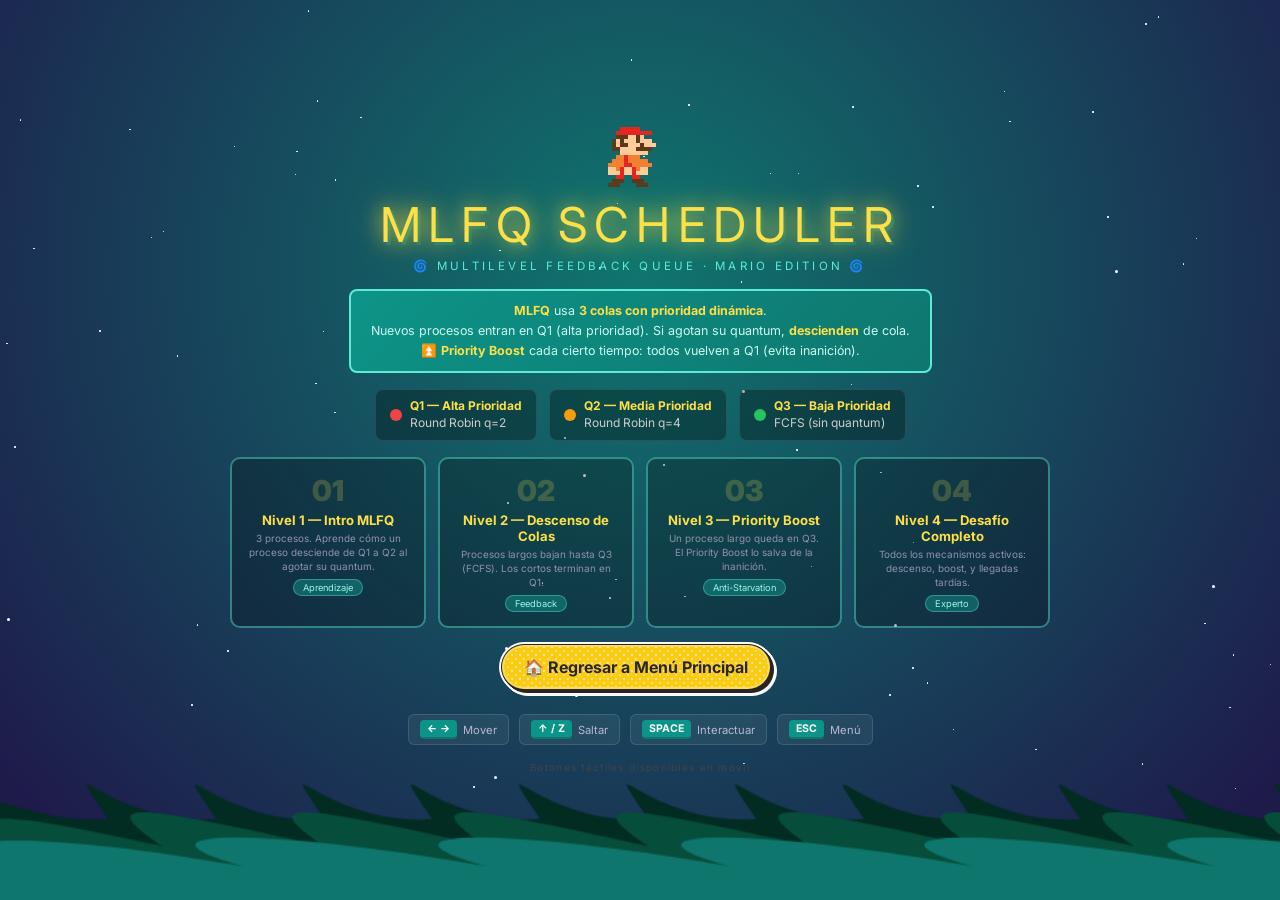
<file: web/mflq.html>
<!DOCTYPE html>
<html lang="es">
<head>
<meta charset="UTF-8"/>
<meta name="viewport" content="width=device-width, initial-scale=1.0"/>
<title>MLFQ — Mario Multilevel Feedback Queue</title>
<link rel="preconnect" href="https://fonts.googleapis.com"/>
<link rel="preconnect" href="https://fonts.gstatic.com" crossorigin/>
<link href="https://fonts.googleapis.com/css2?family=Inter:wght@400;500;600;700;800&family=JetBrains+Mono:wght@400;500;700&display=swap" rel="stylesheet"/>
<style>
*,*::before,*::after{box-sizing:border-box;margin:0;padding:0}
html,body{width:100%;height:100%;overflow:hidden;background:#0a0a1a;font-family:'Inter',sans-serif;color:#f0f0f0;user-select:none}
.scr{position:fixed;inset:0;display:flex;flex-direction:column;align-items:center;justify-content:center;transition:opacity .35s}
.scr.off{opacity:0;pointer-events:none}

/* ══ TITLE ══ */
#sT{background:radial-gradient(ellipse at 50% 30%,#0f766e 0%,#1e1b4b 90%);overflow-y:auto;padding:24px 20px;gap:18px}
.t-sky{position:fixed;inset:0;pointer-events:none;overflow:hidden}
.t-star{position:absolute;border-radius:50%;background:#fff;animation:tw var(--d) var(--dl) ease-in-out infinite alternate}
@keyframes tw{from{opacity:.08}to{opacity:.92}}
.t-hills{position:fixed;bottom:0;left:0;right:0;height:30%;pointer-events:none}
.tc{position:relative;z-index:2;display:flex;flex-direction:column;align-items:center;gap:16px;width:100%;max-width:920px}
.logo-wrap{display:flex;flex-direction:column;align-items:center;gap:8px}
.logo-mario-canvas{display:block}
.logo-title{font-size:clamp(1.4rem,5vw,3rem);color:#fde047;letter-spacing:.15em;text-align:center;line-height:1.1;
  text-shadow:0 0 20px rgba(253,224,71,.9),0 0 45px rgba(253,224,71,.4),3px 3px 0 #0f766e;
  animation:logoPulse 2.5s ease-in-out infinite alternate}
@keyframes logoPulse{from{text-shadow:0 0 18px rgba(253,224,71,.8),3px 3px 0 #0f766e}to{text-shadow:0 0 35px #fde047,0 0 65px rgba(253,224,71,.5),3px 3px 0 #0f766e}}
.logo-sub{font-size:.72rem;letter-spacing:.28em;color:#5eead4;text-transform:uppercase}
.badge{background:linear-gradient(135deg,#0d9488,#0f766e);border:2px solid #5eead4;border-radius:8px;padding:10px 20px;font-size:.78rem;color:#ccfbf1;text-align:center;max-width:700px;line-height:1.6}
.badge strong{color:#fde047}
.queue-legend{display:flex;gap:12px;flex-wrap:wrap;justify-content:center;width:100%;max-width:700px}
.ql-item{display:flex;align-items:center;gap:8px;background:rgba(0,0,0,.3);border-radius:8px;padding:8px 14px;font-size:.75rem;border:1px solid rgba(255,255,255,.1)}
.ql-dot{width:12px;height:12px;border-radius:50%;flex-shrink:0}
.ql-info{color:#ccc;line-height:1.4}
.ql-info strong{color:#fde047}
.lvl-grid{display:grid;grid-template-columns:repeat(auto-fit,minmax(190px,1fr));gap:12px;width:100%;max-width:820px}
.lc{background:rgba(0,0,0,.25);border:2px solid rgba(94,234,212,.45);border-radius:10px;padding:14px 16px;cursor:pointer;transition:.22s;text-align:center}
.lc:hover{border-color:#fde047;box-shadow:0 0 18px rgba(253,224,71,.5);background:rgba(253,224,71,.12);transform:translateY(-3px)}
.lc-num{font-size:1.8rem;font-weight:900;color:rgba(253,224,71,.2);margin-bottom:4px}
.lc-name{font-size:.82rem;font-weight:700;color:#fde047;margin-bottom:4px}
.lc-desc{font-size:.62rem;color:#9090b0;line-height:1.4}
.lc-tag{display:inline-block;margin-top:6px;font-size:.58rem;background:rgba(20,184,166,.35);border:1px solid rgba(94,234,212,.4);border-radius:99px;padding:2px 9px;color:#99f6e4}
.key-row{display:flex;gap:10px;flex-wrap:wrap;justify-content:center}
.kh{background:rgba(255,255,255,.06);border:1px solid rgba(255,255,255,.12);border-radius:6px;padding:5px 11px;font-size:.7rem;color:#b8b8d0;display:flex;align-items:center;gap:6px}
.kb{background:#0d9488;border-radius:4px;padding:2px 7px;font-size:.66rem;color:#fff;font-weight:700;border-bottom:2px solid #0f766e}

/* ══ GAME ══ */
#sG{background:#060614;flex-direction:column;align-items:stretch}
.hud{display:flex;align-items:center;padding:10px 18px;gap:14px;flex-shrink:0;background:rgba(0,0,0,.75);border-bottom:2px solid #14b8a6;z-index:100;min-height:52px;flex-wrap:wrap}
.hi{display:flex;align-items:center;gap:6px;font-size:.85rem}
.hl{color:#5eead4;letter-spacing:.08em;text-transform:uppercase;font-size:.65rem}
.hv{color:#fde047;font-weight:700;font-size:.95rem;text-shadow:0 0 8px rgba(253,224,71,.5)}
.hlvl{margin-left:auto;color:#fde047;font-size:.75rem;letter-spacing:.12em}
.boost-hud{display:flex;align-items:center;gap:6px;background:rgba(20,184,166,.15);border:1px solid rgba(20,184,166,.4);border-radius:6px;padding:3px 10px}
.boost-icon{font-size:.9rem}
.boost-val{font-size:.9rem;font-weight:700;color:#fde047;font-family:'JetBrains Mono',monospace;min-width:20px;text-align:center}
.boost-bar{width:50px;height:6px;background:rgba(255,255,255,.12);border-radius:99px;overflow:hidden}
.boost-fill{height:100%;background:linear-gradient(90deg,#14b8a6,#fde047);transition:width .3s linear}

.gw{flex:1;position:relative;overflow:hidden;display:flex}
#gc{display:block;image-rendering:pixelated}

/* SIDE PANEL */
.sp{position:absolute;right:0;top:0;bottom:0;width:300px;background:rgba(5,5,20,.96);border-left:2px solid #14b8a6;padding:12px 10px;overflow-y:auto;z-index:50;display:flex;flex-direction:column;gap:8px}
.spt{font-size:.62rem;letter-spacing:.18em;color:#5eead4;text-transform:uppercase;border-bottom:1px solid rgba(20,184,166,.28);padding-bottom:5px;margin-bottom:2px}
.q-label{display:flex;align-items:center;gap:5px;margin-bottom:2px}
.q-dot{width:8px;height:8px;border-radius:50%;flex-shrink:0}
.sp-ch{display:flex;align-items:center;gap:7px;padding:6px 8px;border-radius:6px;border:1px solid rgba(20,184,166,.2);background:rgba(20,184,166,.04);font-size:.75rem;transition:.22s;margin-bottom:2px}
.sp-ch.on{border-color:#fde047;background:rgba(253,224,71,.07);box-shadow:0 0 8px rgba(253,224,71,.2)}
.sp-ch.done{opacity:.25;filter:grayscale(.8)}
.sp-ch.notyet{opacity:.5;border-color:rgba(100,100,140,.3)}
.sp-ball{width:9px;height:9px;border-radius:50%;flex-shrink:0}
.sp-info{flex:1;min-width:0}
.sp-nm{font-weight:700;color:#f0f0f0;font-size:.78rem;white-space:nowrap;overflow:hidden;text-overflow:ellipsis}
.sp-bt{color:#8080a0;font-size:.68rem}
.sp-qbadge{font-size:.6rem;border-radius:99px;padding:1px 6px;font-weight:700;flex-shrink:0}
.sp-gseg{display:flex;align-items:center;padding:3px 5px;border-radius:4px;font-size:.68rem;font-weight:700;margin-bottom:2px;animation:sgi .3s ease both}
@keyframes sgi{from{transform:translateX(8px);opacity:0}to{opacity:1}}
.sp-gt{margin-left:auto;font-size:.6rem;opacity:.6;font-family:'JetBrains Mono',monospace}
.sp-row{display:flex;justify-content:space-between;font-size:.72rem;padding:3px 0;border-bottom:1px solid rgba(255,255,255,.04)}
.sp-row .k{color:#9090b0}.sp-row .v{color:#fde047;font-weight:700;font-family:'JetBrains Mono',monospace}

/* TOAST */
#toast{position:absolute;top:40%;left:50%;transform:translate(-50%,-50%);background:rgba(5,5,20,.98);border:4px solid #fde047;border-radius:16px;padding:24px 36px;text-align:center;z-index:200;pointer-events:none;opacity:0;transition:opacity .35s;max-width:550px;min-width:300px;box-shadow:0 0 50px rgba(253,224,71,.2)}
#toast.show{opacity:1}
.ti{font-size:3.5rem;display:block;margin-bottom:8px}
.tm{font-size:1.4rem;color:#fde047;font-weight:800;margin-bottom:6px;line-height:1.2}
.ts{font-size:.95rem;color:#e2e8f0;line-height:1.5}

/* CHOICE MODAL */
#choiceModal{position:absolute;inset:0;background:rgba(0,0,0,.78);display:flex;align-items:center;justify-content:center;z-index:300;opacity:0;pointer-events:none;transition:opacity .25s;backdrop-filter:blur(4px)}
#choiceModal.show{opacity:1;pointer-events:all}
.cm-box{background:#0d0a2e;border:2px solid #14b8a6;border-radius:14px;padding:28px 30px;max-width:580px;width:95%;text-align:center}
.cm-title{font-size:1.35rem;color:#fde047;font-weight:700;margin-bottom:8px}
.cm-sub{font-size:.85rem;color:#b8b8d0;margin-bottom:18px;line-height:1.55}
.cm-queues{display:flex;gap:8px;justify-content:center;margin-bottom:18px;flex-wrap:wrap}
.cm-q{border-radius:8px;padding:7px 12px;font-size:.72rem;text-align:center;min-width:130px}
.cm-q-title{font-weight:700;margin-bottom:2px;font-size:.78rem}
.cm-q-items{font-size:.68rem;opacity:.8}
.cm-options{display:flex;gap:12px;flex-wrap:wrap;justify-content:center}
.cm-opt{background:rgba(20,184,166,.12);border:2px solid rgba(94,234,212,.4);border-radius:10px;padding:14px 18px;cursor:pointer;transition:.2s;min-width:130px;text-align:center;font-family:inherit}
.cm-opt:hover:not(:disabled){border-color:#fde047;background:rgba(253,224,71,.1);box-shadow:0 0 14px rgba(253,224,71,.3);transform:translateY(-2px)}
.cm-opt.correct{border-color:#10b981!important;background:rgba(16,185,129,.15)!important}
.cm-opt.wrong{border-color:#ef4444!important;background:rgba(239,68,68,.15)!important}
.cm-opt:disabled{opacity:.35;cursor:not-allowed}
.cm-name{font-size:1.25rem;font-weight:700;color:#f0f0f0;margin-bottom:4px}
.cm-detail{font-size:.75rem;color:#5eead4;line-height:1.4}

/* BOOST MODAL */
#boostModal{position:absolute;inset:0;background:rgba(0,0,0,.7);display:flex;align-items:center;justify-content:center;z-index:350;opacity:0;pointer-events:none;transition:opacity .3s;backdrop-filter:blur(6px)}
#boostModal.show{opacity:1;pointer-events:all}
.bm-box{background:#0d0a2e;border:3px solid #14b8a6;border-radius:16px;padding:30px 36px;max-width:450px;width:92%;text-align:center;animation:boostPop .4s ease}
@keyframes boostPop{from{transform:scale(.8);opacity:0}to{transform:scale(1);opacity:1}}
.bm-icon{font-size:4rem;display:block;margin-bottom:10px;animation:spin .8s ease}
@keyframes spin{from{transform:rotate(-30deg)}to{transform:rotate(30deg)}}
.bm-title{font-size:1.6rem;color:#14b8a6;font-weight:800;margin-bottom:8px}
.bm-sub{font-size:.9rem;color:#b8b8d0;margin-bottom:18px;line-height:1.55}
.bm-ok{background:#0d9488;border:2px solid #14b8a6;border-radius:8px;color:#fff;padding:10px 28px;font-family:inherit;font-size:.85rem;font-weight:700;cursor:pointer;transition:.2s}
.bm-ok:hover{background:#0f766e;box-shadow:0 0 14px rgba(20,184,166,.5)}

/* MOBILE */
.mc{display:none;position:absolute;bottom:10px;left:0;right:0;justify-content:space-between;padding:0 12px;z-index:150;pointer-events:none}
.mcg{display:flex;gap:8px;pointer-events:all}
.mb{width:52px;height:52px;border-radius:50%;background:rgba(20,184,166,.55);border:2px solid #5eead4;font-size:1.2rem;display:flex;align-items:center;justify-content:center;cursor:pointer;-webkit-tap-highlight-color:transparent;touch-action:manipulation}
@media(max-width:640px){.mc{display:flex}.sp{width:170px}}
@media(pointer:coarse){.mc{display:flex}}

/* ══ RESULTS ══ */
#sR{background:radial-gradient(ellipse at 50% 0%,#134e4a,#060614 70%);overflow-y:auto;padding:28px 18px;gap:18px;align-items:center}
.rtro{font-size:3.5rem;animation:rspin 1s ease-out}
@keyframes rspin{from{transform:rotateY(0)}to{transform:rotateY(360deg)}}
.rtitle{font-size:clamp(1.8rem,5vw,2.8rem);color:#fde047;text-shadow:0 0 20px rgba(253,224,71,.6);margin:8px 0 6px;text-align:center}
.rsub{font-size:1.1rem;color:#5eead4;letter-spacing:.2em;text-transform:uppercase}
.rsb{background:rgba(20,184,166,.1);border:2px solid rgba(20,184,166,.32);border-radius:12px;padding:20px 28px;display:flex;gap:32px;justify-content:center;flex-wrap:wrap}
.rsi .rv{font-size:2.8rem;font-weight:700;color:#fde047;text-shadow:0 0 16px rgba(253,224,71,.5);font-family:'JetBrains Mono',monospace}
.rsi .rl{font-size:1rem;color:#5eead4;letter-spacing:.12em;text-transform:uppercase;margin-top:4px}
.rg-wrap{width:100%;max-width:900px;overflow-x:auto}
.rg-bar{display:flex;height:65px}
.rg-seg{display:flex;align-items:center;justify-content:center;font-size:.7rem;font-weight:700;overflow:hidden;flex-shrink:0;border-left:2px solid rgba(255,255,255,.2);animation:revSeg .45s ease both;position:relative}
@keyframes revSeg{from{clip-path:inset(0 100% 0 0)}to{clip-path:inset(0 0 0 0)}}
.rg-seg .seg-q{position:absolute;bottom:2px;right:3px;font-size:.55rem;opacity:.7;font-family:monospace}
.rg-ticks{position:relative;height:24px;margin-top:5px}
.rg-tick{position:absolute;transform:translateX(-50%);font-size:.75rem;color:#999;white-space:nowrap}
.rg-tick::before{content:'';display:block;width:2px;height:6px;background:#666;margin:0 auto 3px}
.rtbl{width:100%;max-width:900px;border-collapse:collapse;font-size:.95rem;margin-bottom:20px}
.rtbl th{padding:10px 12px;color:#5eead4;font-size:.78rem;letter-spacing:.12em;border-bottom:2px solid rgba(20,184,166,.3);text-align:center;text-transform:uppercase}
.rtbl td{padding:10px 12px;text-align:center;border-bottom:1px solid rgba(255,255,255,.05);font-family:'JetBrains Mono',monospace}
.r-refl{width:100%;max-width:900px;background:rgba(16,185,129,.06);border:1px solid rgba(16,185,129,.25);border-radius:12px;padding:20px 24px;font-size:.95rem;color:#b0b0d0;line-height:1.6}
.r-refl-t{color:#10b981;font-weight:700;font-size:1.15rem;margin-bottom:10px;display:flex;gap:7px;align-items:center}
.r-box{border-radius:7px;padding:10px 14px;margin-top:10px;font-size:.82rem;line-height:1.5}
.rbtns{display:flex;gap:10px;flex-wrap:wrap;justify-content:center}
.rb{padding:10px 22px;border-radius:8px;font-family:inherit;font-size:.78rem;letter-spacing:.08em;cursor:pointer;border:2px solid;font-weight:700;transition:.2s;text-transform:uppercase}
.rb-p{background:#0d9488;border-color:#14b8a6;color:#fff}
.rb-p:hover{background:#0f766e;box-shadow:0 0 14px rgba(20,184,166,.5)}
.rb-g{background:transparent;border-color:rgba(94,234,212,.38);color:#5eead4}
.rb-g:hover{border-color:#5eead4;background:rgba(94,234,212,.09)}

/* LOADER */
.page-overlay-loader{position:fixed;inset:0;background:#020210;z-index:99999;display:flex;flex-direction:column;align-items:center;justify-content:center;transition:opacity .6s ease}
.page-overlay-loader.hidden{opacity:0;pointer-events:none}
.loader{width:fit-content;font-size:17px;font-family:monospace;line-height:1.4;font-weight:bold;padding:30px 2px 50px;background:linear-gradient(#fff 0 0) 0 0/100% 100% content-box padding-box no-repeat;position:relative;overflow:hidden;animation:l10-0 2s infinite cubic-bezier(1,175,.5,175)}
.loader::before{content:"Loading";display:inline-block;animation:l10-2 2s infinite;color:#fff}
.loader::after{content:"";position:absolute;width:34px;height:28px;top:110%;left:calc(50% - 16px);background:linear-gradient(90deg,#0000 12px,#f92033 0 22px,#0000 0 26px,#fdc98d 0 32px,#0000) bottom 26px left 50%,linear-gradient(90deg,#0000 10px,#f92033 0 28px,#fdc98d 0 32px,#0000 0) bottom 24px left 50%,linear-gradient(90deg,#0000 10px,#643700 0 16px,#fdc98d 0 20px,#000 0 22px,#fdc98d 0 24px,#000 0 26px,#f92033 0 32px,#0000 0) bottom 22px left 50%,linear-gradient(90deg,#0000 8px,#643700 0 10px,#fdc98d 0 12px,#643700 0 14px,#fdc98d 0 20px,#000 0 22px,#fdc98d 0 28px,#f92033 0 32px,#0000 0) bottom 20px left 50%,linear-gradient(90deg,#0000 8px,#643700 0 10px,#fdc98d 0 12px,#643700 0 16px,#fdc98d 0 22px,#000 0 24px,#fdc98d 0 30px,#f92033 0 32px,#0000 0) bottom 18px left 50%,linear-gradient(90deg,#0000 8px,#643700 0 12px,#fdc98d 0 20px,#000 0 28px,#f92033 0 30px,#0000 0) bottom 16px left 50%,linear-gradient(90deg,#0000 12px,#fdc98d 0 26px,#f92033 0 30px,#0000 0) bottom 14px left 50%,linear-gradient(90deg,#fdc98d 6px,#f92033 0 14px,#222a87 0 16px,#f92033 0 22px,#222a87 0 24px,#f92033 0 28px,#0000 0 32px,#643700 0) bottom 12px left 50%,linear-gradient(90deg,#fdc98d 6px,#f92033 0 16px,#222a87 0 18px,#f92033 0 24px,#f92033 0 26px,#0000 0 30px,#643700 0) bottom 10px left 50%,linear-gradient(90deg,#0000 10px,#f92033 0 16px,#222a87 0 24px,#feee49 0 26px,#222a87 0 30px,#643700 0) bottom 8px left 50%,linear-gradient(90deg,#0000 12px,#222a87 0 18px,#feee49 0 20px,#222a87 0 30px,#643700 0) bottom 6px left 50%,linear-gradient(90deg,#0000 8px,#643700 0 12px,#222a87 0 30px,#643700 0) bottom 4px left 50%,linear-gradient(90deg,#0000 6px,#643700 0 14px,#222a87 0 26px,#0000 0) bottom 2px left 50%,linear-gradient(90deg,#0000 6px,#643700 0 10px,#0000 0) bottom 0px left 50%;background-size:34px 2px;background-repeat:no-repeat;animation:inherit;animation-name:l10-1}
@keyframes l10-0{0%,30%{background-position:0 0px}50%,100%{background-position:0 -0.1px}}
@keyframes l10-1{50%,100%{top:109.5%}}
@keyframes l10-2{0%,30%{transform:translateY(0)}80%,100%{transform:translateY(-260%)}}

/* RETURN BUTTON */
.button{--stone-50:#fafaf9;--stone-800:#292524;--yellow-400:#facc15;font-size:1rem;cursor:pointer;position:relative;font-family:inherit;font-weight:bold;line-height:1;padding:1px;transform:translate(-4px,-4px);outline:2px solid transparent;outline-offset:5px;border-radius:9999px;background-color:var(--stone-800);color:var(--stone-800);transition:transform 150ms ease,box-shadow 150ms ease;text-align:center;
  box-shadow:.5px .5px 0 0 var(--stone-800),1px 1px 0 0 var(--stone-800),1.5px 1.5px 0 0 var(--stone-800),2px 2px 0 0 var(--stone-800),2.5px 2.5px 0 0 var(--stone-800),3px 3px 0 0 var(--stone-800),0 0 0 2px var(--stone-50),.5px .5px 0 2px var(--stone-50),1px 1px 0 2px var(--stone-50),1.5px 1.5px 0 2px var(--stone-50),2px 2px 0 2px var(--stone-50),2.5px 2.5px 0 2px var(--stone-50),3px 3px 0 2px var(--stone-50),3.5px 3.5px 0 2px var(--stone-50),4px 4px 0 2px var(--stone-50)}
.button:hover{transform:translate(0,0);box-shadow:0 0 0 2px var(--stone-50)}
.button>div{position:relative;pointer-events:none;background-color:var(--yellow-400);border:2px solid rgba(255,255,255,.3);border-radius:9999px}
.button>div::before{content:"";position:absolute;inset:0;border-radius:9999px;opacity:.5;background-image:radial-gradient(rgb(255 255 255/80%) 20%,transparent 20%),radial-gradient(rgb(255 255 255/100%) 20%,transparent 20%);background-position:0 0,4px 4px;background-size:8px 8px;mix-blend-mode:hard-light;animation:btn-dots .5s infinite linear}
.button>div>span{position:relative;display:flex;align-items:center;justify-content:center;padding:.75rem 1.25rem;gap:.25rem;filter:drop-shadow(0 -1px 0 rgba(255,255,255,.25))}
.button>div>span:active{transform:translateY(2px)}
@keyframes btn-dots{0%{background-position:0 0,4px 4px}100%{background-position:8px 0,12px 4px}}
</style>
</head>
<body>
<!-- LOADER -->
<div id="page-loader" class="page-overlay-loader">
  <div class="loader"></div>
</div>
<script>window.addEventListener('load',()=>{setTimeout(()=>{const l=document.getElementById('page-loader');if(l)l.classList.add('hidden');},500);});</script>

<!-- ══ TITLE ══ -->
<div class="scr" id="sT">
  <div class="t-sky" id="tSky"></div>
  <canvas id="tHills" class="t-hills"></canvas>
  <div class="tc">
    <div class="logo-wrap">
      <canvas id="logoMario" class="logo-mario-canvas" width="64" height="64"></canvas>
      <div class="logo-title">MLFQ SCHEDULER</div>
      <div class="logo-sub">🌀 Multilevel Feedback Queue · Mario Edition 🌀</div>
    </div>
    <div class="badge">
      <strong>MLFQ</strong> usa <strong>3 colas con prioridad dinámica</strong>.<br>
      Nuevos procesos entran en Q1 (alta prioridad). Si agotan su quantum, <strong>descienden</strong> de cola.<br>
      ⏫ <strong>Priority Boost</strong> cada cierto tiempo: todos vuelven a Q1 (evita inanición).
    </div>
    <div class="queue-legend">
      <div class="ql-item"><div class="ql-dot" style="background:#ef4444"></div><div class="ql-info"><strong>Q1 — Alta Prioridad</strong><br>Round Robin q=2</div></div>
      <div class="ql-item"><div class="ql-dot" style="background:#f59e0b"></div><div class="ql-info"><strong>Q2 — Media Prioridad</strong><br>Round Robin q=4</div></div>
      <div class="ql-item"><div class="ql-dot" style="background:#22c55e"></div><div class="ql-info"><strong>Q3 — Baja Prioridad</strong><br>FCFS (sin quantum)</div></div>
    </div>
    <div class="lvl-grid" id="lvlGrid"></div>
    <a href="index.html" class="button" style="text-decoration:none;margin:4px auto;display:block;width:fit-content">
      <div><span>🏠 Regresar a Menú Principal</span></div>
    </a>
    <div class="key-row">
      <div class="kh"><span class="kb">← →</span> Mover</div>
      <div class="kh"><span class="kb">↑ / Z</span> Saltar</div>
      <div class="kh"><span class="kb">SPACE</span> Interactuar</div>
      <div class="kh"><span class="kb">ESC</span> Menú</div>
    </div>
    <p style="font-size:.62rem;color:#444;letter-spacing:.13em">Botones táctiles disponibles en móvil</p>
  </div>
</div>

<!-- ══ GAME ══ -->
<div class="scr off" id="sG">
  <div class="hud">
    <div class="hi"><span class="hl">❤</span><span class="hv" id="hLives">3</span></div>
    <div class="hi"><span class="hl">Score</span><span class="hv" id="hScore">0</span></div>
    <div class="hi"><span class="hl">CPU t</span><span class="hv" id="hClock">0</span></div>
    <div class="boost-hud">
      <span class="boost-icon">⏫</span>
      <div>
        <div style="font-size:.52rem;color:#5eead4;letter-spacing:.1em;text-transform:uppercase">Boost en</div>
        <div class="boost-val" id="hBoost">20</div>
      </div>
      <div class="boost-bar"><div class="boost-fill" id="hBoostFill" style="width:100%"></div></div>
    </div>
    <div class="hi"><span class="hl">Próximo</span><span class="hv" id="hNext" style="color:#5eead4">—</span></div>
    <div class="hi"><span class="hl">Errores</span><span class="hv" id="hErr" style="color:#f87171">0</span></div>
    <div class="hlvl" id="hLvl">NIVEL 1</div>
  </div>
  <div class="gw" id="gw">
    <canvas id="gc"></canvas>
    <!-- SIDE PANEL -->
    <div class="sp" id="sp">
      <div class="spt">🔴 Q1 — Alta Prioridad (RR q=2)</div>
      <div id="spQ1"></div>
      <div class="spt" style="margin-top:4px">🟡 Q2 — Media Prioridad (RR q=4)</div>
      <div id="spQ2"></div>
      <div class="spt" style="margin-top:4px">🟢 Q3 — Baja Prioridad (FCFS)</div>
      <div id="spQ3"></div>
      <div class="spt" style="margin-top:4px">⏳ No llegaron aún</div>
      <div id="spWait"></div>
      <div class="spt" style="margin-top:4px">📊 Gantt (últimos 10)</div>
      <div id="spG"></div>
      <div class="spt" style="margin-top:4px">⏱ Métricas</div>
      <div id="spM"></div>
    </div>
    <!-- TOAST -->
    <div id="toast"><span class="ti" id="tIcon">⭐</span><div class="tm" id="tMsg">—</div><div class="ts" id="tSub">—</div></div>
    <!-- CHOICE MODAL -->
    <div id="choiceModal">
      <div class="cm-box">
        <div class="cm-title" id="cmTitle">¿Cuál proceso atiende la CPU?</div>
        <div class="cm-sub" id="cmSub">Aplica las reglas MLFQ: Q1 primero, luego Q2, luego Q3</div>
        <div class="cm-queues" id="cmQueues"></div>
        <div class="cm-options" id="cmOpts"></div>
      </div>
    </div>
    <!-- BOOST MODAL -->
    <div id="boostModal">
      <div class="bm-box">
        <span class="bm-icon">⏫</span>
        <div class="bm-title">¡Priority Boost!</div>
        <div class="bm-sub" id="bmSub">Todos los procesos regresan a Q1 para evitar inanición (starvation).</div>
        <button class="bm-ok" id="bmOk">¡Entendido! Continuar →</button>
      </div>
    </div>
    <!-- MOBILE -->
    <div class="mc" id="mc">
      <div class="mcg"><div class="mb" id="mcL">◀</div><div class="mb" id="mcR">▶</div></div>
      <div class="mcg"><div class="mb" id="mcJ">↑</div><div class="mb" id="mcA">✋</div></div>
    </div>
  </div>
</div>

<!-- ══ RESULTS ══ -->
<div class="scr off" id="sR">
  <div class="rtro" id="rTro">🏆</div>
  <div class="rtitle" id="rTitle">¡Completado!</div>
  <div class="rsub" id="rSub">MLFQ MASTER</div>
  <div class="rsb" id="rSB"></div>
  <div class="rg-wrap">
    <div style="font-size:.58rem;letter-spacing:.18em;color:#5eead4;margin-bottom:5px">GANTT — EJECUCIÓN MLFQ (color = cola)</div>
    <div class="rg-bar" id="rGBar"></div>
    <div class="rg-ticks" id="rGTks"></div>
  </div>
  <table class="rtbl"><thead><tr>
    <th>Proceso</th><th>AT</th><th>BT</th><th>Cola Final</th><th>1er Inicio</th><th>CT</th><th>TAT</th><th>WT</th>
  </tr></thead><tbody id="rTB"></tbody><tfoot id="rTF"></tfoot></table>
  <div class="r-refl" id="rRefl"></div>
  <div class="rbtns">
    <button class="rb rb-p" id="bNxt">Siguiente Nivel ▶</button>
    <button class="rb rb-g" id="bRep">↺ Repetir</button>
    <button class="rb rb-g" id="bMenu">🏠 Menú</button>
  </div>
</div>

<script>
'use strict';

/* ═══════════════════════════════════════════════════════════
   PIXEL ART MARIO SPRITE
═══════════════════════════════════════════════════════════ */
const _=null,R='#e52521',S='#ffcc99',B='#5b3a1e',O='#f28030';
const MARIO_FRAMES={
  stand:[[_,_,_,R,R,R,R,R,_,_,_,_,_,_,_,_],[_,_,R,R,R,R,R,R,R,R,R,_,_,_,_,_],[_,_,B,B,B,S,S,B,S,_,_,_,_,_,_,_],[_,B,S,B,S,S,S,B,S,S,S,_,_,_,_,_],[_,B,S,B,B,S,S,S,B,S,S,S,_,_,_,_],[_,B,B,S,S,S,S,B,B,B,B,_,_,_,_,_],[_,_,_,S,S,S,S,S,S,S,_,_,_,_,_,_],[_,_,O,O,R,O,O,O,_,_,_,_,_,_,_,_],[_,O,O,O,R,O,O,O,O,O,_,_,_,_,_,_],[O,O,O,O,R,R,O,O,O,O,O,_,_,_,_,_],[S,S,O,R,S,S,R,O,S,S,_,_,_,_,_,_],[S,S,S,R,S,S,R,S,S,S,_,_,_,_,_,_],[_,_,R,R,_,_,R,R,_,_,_,_,_,_,_,_],[_,B,B,B,_,_,B,B,B,_,_,_,_,_,_,_],[B,B,B,_,_,_,_,B,B,B,_,_,_,_,_,_],[_,_,_,_,_,_,_,_,_,_,_,_,_,_,_,_]],
  run1:[[_,_,_,R,R,R,R,R,_,_,_,_,_,_,_,_],[_,_,R,R,R,R,R,R,R,R,R,_,_,_,_,_],[_,_,B,B,B,S,S,B,S,_,_,_,_,_,_,_],[_,B,S,B,S,S,S,B,S,S,S,_,_,_,_,_],[_,B,S,B,B,S,S,S,B,S,S,S,_,_,_,_],[_,B,B,S,S,S,S,B,B,B,B,_,_,_,_,_],[_,_,_,S,S,S,S,S,S,_,_,_,_,_,_,_],[_,_,O,O,R,O,O,_,_,_,_,_,_,_,_,_],[_,O,O,O,R,O,O,O,O,_,_,_,_,_,_,_],[O,O,O,O,R,R,O,O,O,O,_,_,_,_,_,_],[S,S,O,R,S,S,R,O,S,_,_,_,_,_,_,_],[S,S,R,S,S,R,S,S,_,_,_,_,_,_,_,_],[_,R,R,_,R,R,_,_,_,_,_,_,_,_,_,_],[R,B,B,_,B,B,R,_,_,_,_,_,_,_,_,_],[B,B,_,_,_,B,B,B,_,_,_,_,_,_,_,_],[_,_,_,_,_,_,_,_,_,_,_,_,_,_,_,_]],
  run2:[[_,_,_,R,R,R,R,R,_,_,_,_,_,_,_,_],[_,_,R,R,R,R,R,R,R,R,R,_,_,_,_,_],[_,_,B,B,B,S,S,B,S,_,_,_,_,_,_,_],[_,B,S,B,S,S,S,B,S,S,S,_,_,_,_,_],[_,B,S,B,B,S,S,S,B,S,S,S,_,_,_,_],[_,B,B,S,S,S,S,B,B,B,B,_,_,_,_,_],[_,_,_,S,S,S,S,S,S,_,_,_,_,_,_,_],[_,_,O,O,R,O,O,O,_,_,_,_,_,_,_,_],[O,O,O,O,R,O,O,O,O,_,_,_,_,_,_,_],[O,O,O,R,R,O,O,O,O,O,_,_,_,_,_,_],[S,O,R,S,S,R,O,O,S,_,_,_,_,_,_,_],[S,R,S,S,R,S,S,_,_,_,_,_,_,_,_,_],[R,R,_,R,R,_,_,_,_,_,_,_,_,_,_,_],[B,B,_,B,B,R,_,_,_,_,_,_,_,_,_,_],[_,_,_,B,B,B,B,_,_,_,_,_,_,_,_,_],[_,_,_,_,_,_,_,_,_,_,_,_,_,_,_,_]],
  jump:[[_,_,_,R,R,R,R,R,_,_,_,_,_,_,_,_],[_,_,R,R,R,R,R,R,R,R,R,_,_,_,_,_],[_,_,B,B,B,S,S,B,S,_,_,_,_,_,_,_],[_,B,S,B,S,S,S,B,S,S,S,_,_,_,_,_],[_,B,S,B,B,S,S,S,B,S,S,S,_,_,_,_],[_,B,B,S,S,S,S,B,B,B,B,_,_,_,_,_],[_,_,_,S,S,S,S,S,S,_,_,_,_,_,_,_],[O,O,O,R,O,O,O,O,_,_,_,_,_,_,_,_],[O,O,O,O,R,O,O,O,O,O,O,_,_,_,_,_],[O,O,O,R,R,O,O,O,O,O,_,_,_,_,_,_],[S,S,R,S,S,R,O,S,S,_,_,_,_,_,_,_],[_,R,S,S,R,_,S,S,_,_,_,_,_,_,_,_],[_,R,R,R,R,_,_,_,_,_,_,_,_,_,_,_],[B,B,B,B,_,_,_,_,_,_,_,_,_,_,_,_],[_,_,_,_,_,_,_,_,_,_,_,_,_,_,_,_],[_,_,_,_,_,_,_,_,_,_,_,_,_,_,_,_]]
};
function drawMarioSprite(ctx,x,y,scale,frameKey,flipX){
  const frame=MARIO_FRAMES[frameKey]||MARIO_FRAMES.stand,s=scale;
  ctx.save();
  if(flipX){ctx.translate(x+16*s,y);ctx.scale(-1,1);x=0;y=0;}
  else{ctx.translate(x,y);x=0;y=0;}
  for(let row=0;row<16;row++)for(let col=0;col<16;col++){const c=frame[row][col];if(c){ctx.fillStyle=c;ctx.fillRect(col*s,row*s,s,s);}}
  ctx.restore();
}

/* ═══════════════════════════════════════════════════════════
   PROCESS CHARACTERS
═══════════════════════════════════════════════════════════ */
const CHARS=[
  {name:'Toad',  color:'#e11d48',dark:'#9f1239',draw(ctx,x,y,s){ctx.fillStyle=this.color;ctx.fillRect(x+s,y,6*s,3*s);ctx.fillStyle=this.dark;ctx.fillRect(x,y+s,8*s,2*s);ctx.fillStyle='#fff';ctx.fillRect(x+2*s,y+3*s,4*s,3*s);ctx.fillStyle='#222';ctx.fillRect(x+2*s,y+4*s,s,s);ctx.fillRect(x+5*s,y+4*s,s,s);ctx.fillStyle='#fff';ctx.fillRect(x+s,y+s,s,s);ctx.fillRect(x+5*s,y,s,s);}},
  {name:'Koopa', color:'#16a34a',dark:'#14532d',draw(ctx,x,y,s){ctx.fillStyle=this.color;ctx.fillRect(x+s,y+s,6*s,5*s);ctx.fillStyle=this.dark;ctx.fillRect(x+2*s,y+2*s,4*s,2*s);ctx.fillStyle='#fbbf24';ctx.fillRect(x+2*s,y,4*s,2*s);ctx.fillStyle='#78350f';ctx.fillRect(x+2*s,y+5*s,s,2*s);ctx.fillRect(x+5*s,y+5*s,s,2*s);ctx.fillStyle='#222';ctx.fillRect(x+2*s,y+2*s,s,s);ctx.fillRect(x+5*s,y+2*s,s,s);}},
  {name:'Goomba',color:'#92400e',dark:'#451a03',draw(ctx,x,y,s){ctx.fillStyle=this.color;ctx.fillRect(x,y+s,8*s,4*s);ctx.fillStyle=this.dark;ctx.fillRect(x,y+4*s,8*s,2*s);ctx.fillStyle='#fbbf24';ctx.fillRect(x+s,y+s,2*s,2*s);ctx.fillRect(x+5*s,y+s,2*s,2*s);ctx.fillStyle='#fff';ctx.fillRect(x+s,y+2*s,s,s);ctx.fillRect(x+5*s,y+2*s,s,s);ctx.fillStyle='#222';ctx.fillRect(x+2*s,y+2*s,s,s);ctx.fillRect(x+6*s,y+2*s,s,s);ctx.fillStyle=this.dark;ctx.fillRect(x+s,y+5*s,2*s,2*s);ctx.fillRect(x+5*s,y+5*s,2*s,2*s);}},
  {name:'Boo',   color:'#e2e8f0',dark:'#94a3b8',draw(ctx,x,y,s){ctx.fillStyle=this.color;ctx.fillRect(x+s,y,6*s,6*s);ctx.fillRect(x,y+2*s,8*s,3*s);ctx.fillRect(x,y+5*s,2*s,2*s);ctx.fillRect(x+4*s,y+5*s,2*s,2*s);ctx.fillStyle='#222';ctx.fillRect(x+2*s,y+2*s,s,s);ctx.fillRect(x+5*s,y+2*s,s,s);ctx.fillStyle=this.dark;ctx.fillRect(x+2*s,y+4*s,4*s,s);}},
  {name:'Piranha',color:'#dc2626',dark:'#7f1d1d',draw(ctx,x,y,s){ctx.fillStyle='#16a34a';ctx.fillRect(x+2*s,y+4*s,4*s,4*s);ctx.fillStyle='#14532d';ctx.fillRect(x+2*s,y+3*s,4*s,s);ctx.fillStyle=this.color;ctx.fillRect(x,y,8*s,4*s);ctx.fillStyle='#fff';ctx.fillRect(x+s,y+s,2*s,s);ctx.fillRect(x+5*s,y+2*s,2*s,s);ctx.fillStyle=this.dark;ctx.fillRect(x,y+3*s,8*s,s);ctx.fillStyle='#fde047';ctx.fillRect(x+2*s,y,s,s);ctx.fillRect(x+5*s,y,s,s);}},
  {name:'Star',  color:'#fde047',dark:'#ca8a04',draw(ctx,x,y,s){ctx.fillStyle=this.color;ctx.fillRect(x+3*s,y,2*s,8*s);ctx.fillRect(x,y+3*s,8*s,2*s);ctx.fillRect(x+s,y+s,2*s,2*s);ctx.fillRect(x+5*s,y+s,2*s,2*s);ctx.fillRect(x+s,y+5*s,2*s,2*s);ctx.fillRect(x+5*s,y+5*s,2*s,2*s);ctx.fillStyle=this.dark;ctx.fillRect(x+3*s,y+2*s,s,s);ctx.fillRect(x+4*s,y+5*s,s,s);ctx.fillStyle='#fff';ctx.fillRect(x+3*s,y+3*s,s,s);}},
];

/* ═══════════════════════════════════════════════════════════
   MLFQ CONFIG
   Q1: RR quantum=2   (alta prioridad, color rojo)
   Q2: RR quantum=4   (media prioridad, color naranja)
   Q3: FCFS           (baja prioridad, color verde)
   Priority Boost: cada BOOST_PERIOD unidades de tiempo
═══════════════════════════════════════════════════════════ */
const Q_COLORS=['#ef4444','#f59e0b','#22c55e']; // Q1,Q2,Q3
const Q_QUANTUM=[2,4,999];                        // Q3 FCFS = quantum muy grande
const BOOST_PERIOD=20;

/* ═══════════════════════════════════════════════════════════
   LEVELS
═══════════════════════════════════════════════════════════ */
const LEVELS=[
  { id:0, name:'Nivel 1 — Intro MLFQ', tag:'Aprendizaje',
    desc:'3 procesos. Aprende cómo un proceso desciende de Q1 a Q2 al agotar su quantum.',
    boostPeriod:99, // sin boost en este nivel
    procs:[
      {name:'P1',charIdx:0,at:0,bt:5},
      {name:'P2',charIdx:1,at:1,bt:3},
      {name:'P3',charIdx:2,at:2,bt:2},
    ]},
  { id:1, name:'Nivel 2 — Descenso de Colas', tag:'Feedback',
    desc:'Procesos largos bajan hasta Q3 (FCFS). Los cortos terminan en Q1.',
    boostPeriod:99,
    procs:[
      {name:'A',charIdx:3,at:0,bt:8},
      {name:'B',charIdx:0,at:2,bt:3},
      {name:'C',charIdx:1,at:4,bt:2},
      {name:'D',charIdx:2,at:6,bt:6},
    ]},
  { id:2, name:'Nivel 3 — Priority Boost', tag:'Anti-Starvation',
    desc:'Un proceso largo queda en Q3. El Priority Boost lo salva de la inanición.',
    boostPeriod:BOOST_PERIOD,
    procs:[
      {name:'X',charIdx:4,at:0,bt:15},
      {name:'Y',charIdx:2,at:5,bt:4},
      {name:'Z',charIdx:3,at:10,bt:5},
    ]},
  { id:3, name:'Nivel 4 — Desafío Completo', tag:'Experto',
    desc:'Todos los mecanismos activos: descenso, boost, y llegadas tardías.',
    boostPeriod:BOOST_PERIOD,
    procs:[
      {name:'P1',charIdx:0,at:0,bt:10},
      {name:'P2',charIdx:1,at:3,bt:4},
      {name:'P3',charIdx:2,at:6,bt:3},
      {name:'P4',charIdx:4,at:9,bt:7},
    ]},
];

/* ═══════════════════════════════════════════════════════════
   MLFQ SIMULATOR — calcula el orden óptimo
   Retorna array de segmentos: {name, queue, start, end}
═══════════════════════════════════════════════════════════ */
function simulateMlfq(procs, boostPeriod){
  const ps=procs.map(p=>({...p,rem:p.bt,queue:0,firstStart:-1,served:false,ct:0,lastBoost:0}));
  let clock=0,segs=[];
  const MAXITER=2000;
  let iter=0;
  while(ps.some(p=>!p.served)&&iter++<MAXITER){
    // arrivals
    const avail=ps.filter(p=>!p.served&&p.at<=clock);
    if(avail.length===0){clock++;continue;}
    // pick: lowest queue first (0=highest priority), then FCFS within queue
    avail.sort((a,b)=>a.queue-b.queue||(a.at-b.at));
    const cur=avail[0];
    const q=cur.queue;
    const qt=Q_QUANTUM[q];
    const exec=Math.min(qt,cur.rem);
    if(cur.firstStart<0) cur.firstStart=clock;
    segs.push({name:cur.name,queue:q,start:clock,end:clock+exec});
    clock+=exec;
    cur.rem-=exec;
    // check arrivals during execution
    ps.forEach(p=>{if(!p.served&&p.at<=clock&&p.firstStart<0){}});
    if(cur.rem<=0){
      cur.served=true;cur.ct=clock;
    } else {
      // exhausted quantum → demote (if not Q3)
      if(q<2) cur.queue=q+1;
    }
    // priority boost
    ps.filter(p=>!p.served).forEach(p=>{
      if(boostPeriod<99 && clock>0 && clock%boostPeriod===0){
        p.queue=0;
      }
    });
  }
  return segs;
}

/* ═══════════════════════════════════════════════════════════
   TITLE
═══════════════════════════════════════════════════════════ */
(function buildTitle(){
  const sky=document.getElementById('tSky');
  for(let i=0;i<100;i++){
    const d=document.createElement('div');d.className='t-star';
    const sz=Math.random()<.12?3:1.5;
    d.style.cssText=`left:${Math.random()*100}%;top:${Math.random()*100}%;width:${sz}px;height:${sz}px;--d:${(2+Math.random()*4).toFixed(1)}s;--dl:${(Math.random()*5).toFixed(1)}s`;
    sky.appendChild(d);
  }
  const hc=document.getElementById('tHills');
  hc.width=window.innerWidth;hc.height=200;
  const hx=hc.getContext('2d');
  function drawHills(){hc.width=window.innerWidth;hx.clearRect(0,0,hc.width,hc.height);
    [[0.3,60,80,'#022c22'],[0.55,40,120,'#064e3b'],[0.75,25,180,'#0f766e']].forEach(([a,h,w,c])=>{
      hx.fillStyle=c;hx.beginPath();hx.moveTo(0,hc.height);
      for(let x=0;x<=hc.width+w;x+=w)hx.bezierCurveTo(x-w/2,hc.height-h*2,x,hc.height-h*a*3,x+w,hc.height-h);
      hx.lineTo(hc.width,hc.height);hx.closePath();hx.fill();
    });
  }
  drawHills();window.addEventListener('resize',drawHills);
  const lc=document.getElementById('logoMario'),lx=lc.getContext('2d');lx.imageSmoothingEnabled=false;
  drawMarioSprite(lx,0,0,4,'stand',false);
  let lf=0;const lframes=['stand','run1','run2','run1'];
  setInterval(()=>{lf=(lf+1)%4;lx.clearRect(0,0,64,64);drawMarioSprite(lx,0,0,4,lframes[lf],false);},200);
  const grid=document.getElementById('lvlGrid');
  LEVELS.forEach((lv,i)=>{
    const c=document.createElement('div');c.className='lc';
    c.innerHTML=`<div class="lc-num">${String(i+1).padStart(2,'0')}</div><div class="lc-name">${lv.name}</div><div class="lc-desc">${lv.desc}</div><div class="lc-tag">${lv.tag}</div>`;
    c.addEventListener('click',()=>startLevel(i));grid.appendChild(c);
  });
})();

/* ═══════════════════════════════════════════════════════════
   ENGINE
═══════════════════════════════════════════════════════════ */
const canvas=document.getElementById('gc'),ctx=canvas.getContext('2d');
const gwEl=document.getElementById('gw');
let W,H,SP_W=300;
function resize(){SP_W=window.innerWidth<=640?170:300;W=gwEl.clientWidth-SP_W;H=gwEl.clientHeight;canvas.width=W;canvas.height=H;ctx.imageSmoothingEnabled=false;}

let G={running:false};
const keys={};
let starBg=null,lastT=0;

document.addEventListener('keydown',e=>{
  if(document.getElementById('sG').classList.contains('off'))return;
  keys[e.code]=true;
  if(e.code==='Space'){e.preventDefault();doAction();}
  if(e.code==='KeyZ') keys['ArrowUp']=true;
  if(e.code==='Escape') goMenu();
});
document.addEventListener('keyup',e=>{keys[e.code]=false;if(e.code==='KeyZ')keys['ArrowUp']=false;});
['mcL','mcR','mcJ','mcA'].forEach(id=>{
  const el=document.getElementById(id);
  const cm={mcL:'ArrowLeft',mcR:'ArrowRight',mcJ:'ArrowUp',mcA:'Space'};
  if(!el)return;
  el.addEventListener('pointerdown',e=>{e.preventDefault();if(id==='mcA')doAction();else keys[cm[id]]=true;});
  el.addEventListener('pointerup',()=>keys[cm[id]]=false);
  el.addEventListener('pointerleave',()=>keys[cm[id]]=false);
});
document.getElementById('bmOk').addEventListener('click',()=>{
  document.getElementById('boostModal').classList.remove('show');
  G.boostPaused=false;
  G.marioState='free';
  setTimeout(()=>{if(G.running&&G.marioState==='free')tryOpenModal();},300);
});

/* ═══════════════════════════════════════════════════════════
   BUILD WORLD
═══════════════════════════════════════════════════════════ */
function buildWorld(li){
  const lv=LEVELS[li],n=lv.procs.length;
  const worldW=Math.max(W*2.5,n*48*7+300),gy=Math.round(H*0.68);
  const chars=lv.procs.map((p,i)=>({
    ...p, origIdx:i,
    x:220+i*(worldW-280)/Math.max(n-1,1),
    y:gy-48, w:48, h:48,
    rem:p.bt, queue:0, queueHistory:[],
    served:false, serving:false,
    firstStart:-1, ct:0, tat:0, wt:0,
    bob:Math.random()*Math.PI*2,
    charDef:CHARS[p.charIdx%CHARS.length],
  }));
  const mario={x:60,y:gy-48,w:48,h:48,vx:0,vy:0,onGround:true,facing:1,frame:0,frameKey:'stand',ft:0,interacting:false,interactT:0};
  return{chars,mario,worldW,gy};
}

/* ═══════════════════════════════════════════════════════════
   MLFQ RUNTIME STATE
   - chars[i].queue = 0,1,2 (current queue)
   - chars[i].rem   = remaining burst time
   - G.currentSegIdx = index in optimalSegs we're currently executing
   - G.optimalSegs   = precomputed sequence
═══════════════════════════════════════════════════════════ */
function startLevel(li){
  resize();starBg=null;
  const{chars,mario,worldW,gy}=buildWorld(li);
  const lv=LEVELS[li];
  const optimalSegs=simulateMlfq(lv.procs,lv.boostPeriod);
  G={
    li, score:0, lives:3, clock:0, errors:0,
    chars, mario, worldW, gy, camX:0,
    doneCount:0, particles:[], shake:0,
    toastT:0, wrongF:0, idleT:0, running:true,
    marioState:'free',
    target:null, celebT:0, triedWrong:[],
    gantt:[],
    optimalSegs, segIdx:0,
    boostPeriod:lv.boostPeriod,
    boostTimer:lv.boostPeriod,
    boostPaused:false,
    lastBoostAt:-1,
  };
  showSc('sG');hideTst();
  document.getElementById('hLvl').textContent=lv.name;
  updateHUD();updateSP();
  lastT=0;requestAnimationFrame(loop);
  // auto-start
  setTimeout(()=>{if(G.running&&G.marioState==='free')tryOpenModal();},600);
}

function loop(ts){
  if(!G.running)return;
  const dt=Math.min((ts-lastT)/1000,.05);lastT=ts;
  update(dt);draw();
  requestAnimationFrame(loop);
}

function update(dt){
  const{mario,gy,worldW}=G;
  if(G.shake>0) G.shake-=dt;
  if(G.wrongF>0) G.wrongF-=dt;
  if(G.toastT>0){G.toastT-=dt;if(G.toastT<=0)hideTst();}
  G.idleT+=dt;
  G.chars.forEach(c=>c.bob+=dt*2.2);
  G.particles=G.particles.filter(p=>{p.x+=p.vx*dt;p.y+=p.vy*dt;p.vy+=450*dt;p.life-=dt;return p.life>0;});

  if(G.marioState==='question'||G.boostPaused) return;

  if(G.marioState==='celebrate'){
    G.celebT+=dt;
    mario.y=gy-mario.h-Math.abs(Math.sin(G.celebT*9))*20;
    mario.frameKey='jump';
    if(Math.random()<.45) spawn(G.target.x+G.target.w/2,G.target.y,G.target.charDef.color,3);
    G.camX=Math.max(0,Math.min(mario.x-W*.35,worldW-W));
    if(mario.interacting){mario.interactT-=dt;if(mario.interactT<=0){mario.interacting=false;mario.y=gy-mario.h;finalizeServe(G.target);}}
    return;
  }

  // Normal movement
  mario.vx=0;
  if(keys['ArrowLeft']){mario.vx=-220;mario.facing=-1;}
  if(keys['ArrowRight']){mario.vx=220;mario.facing=1;}
  if(keys['ArrowUp']&&mario.onGround){mario.vy=-570;mario.onGround=false;mario.frameKey='jump';}
  mario.vy+=1500*dt;mario.x+=mario.vx*dt;mario.y+=mario.vy*dt;
  if(mario.y>=gy-mario.h){mario.y=gy-mario.h;mario.vy=0;mario.onGround=true;if(mario.frameKey==='jump')mario.frameKey='stand';}
  mario.x=Math.max(0,Math.min(mario.x,worldW-mario.w));
  mario.ft+=dt;if(mario.ft>.12){mario.ft=0;mario.frame=(mario.frame+1)%2;}
  if(mario.vx!==0&&mario.onGround)mario.frameKey=mario.frame===0?'run1':'run2';
  else if(mario.onGround)mario.frameKey='stand';
  G.camX=Math.max(0,Math.min(mario.x-W*.35,worldW-W));
}

/* ═══════════════════════════════════════════════════════════
   MLFQ NEXT STEP
   Uses precomputed optimalSegs to know exactly what's next
═══════════════════════════════════════════════════════════ */
function getNextSeg(){
  if(G.segIdx>=G.optimalSegs.length) return null;
  return G.optimalSegs[G.segIdx];
}

function getCorrectProcessFromState() {
  const now = G.clock;
  const available = G.chars.filter(c => !c.served && c.at <= now);
  if (available.length === 0) return null;
  // Ordenar por cola (menor número = mayor prioridad) y dentro de la misma cola por tiempo de llegada
  available.sort((a, b) => a.queue - b.queue || a.at - b.at);
  return available[0];
}

function tryOpenModal() {
  if (!G.running || G.boostPaused) return;
  if (G.doneCount >= G.chars.length) { setTimeout(showResults, 800); return; }

  // Avanzar el reloj si no hay procesos disponibles
  let available = G.chars.filter(c => !c.served && c.at <= G.clock);
  if (available.length === 0) {
    const nextArrival = G.chars.filter(c => !c.served).sort((a, b) => a.at - b.at)[0];
    if (nextArrival) {
      G.clock = nextArrival.at;
      available = G.chars.filter(c => !c.served && c.at <= G.clock);
    } else {
      setTimeout(showResults, 800);
      return;
    }
  }

  // Priority Boost (igual que antes)
  if (G.boostPeriod < 99) {
    const boostAt = Math.floor(G.clock / G.boostPeriod) * G.boostPeriod;
    if (boostAt > 0 && boostAt !== G.lastBoostAt && G.clock >= boostAt) {
      G.lastBoostAt = boostAt;
      G.chars.forEach(c => { if (!c.served && c.queue > 0) c.queue = 0; });
      showBoostModal();
      return;
    }
  }

  // Obtener el proceso correcto según reglas MLFQ
  const correctProc = getCorrectProcessFromState();
  if (!correctProc) return;

  // Si solo hay un proceso disponible, iniciar caminata automáticamente
  if (available.length === 1) {
    G.target = correctProc;
    // Calcular el segmento de ejecución (quantum según su cola actual)
    const qt = Q_QUANTUM[correctProc.queue];
    const execTime = Math.min(qt, correctProc.rem);
    const seg = { name: correctProc.name, queue: correctProc.queue, start: G.clock, end: G.clock + execTime };
    startWalking(seg);
    return;
  }

  // Múltiples procesos → mostrar modal
  G.marioState = 'question';
  G.optimalNext = correctProc;  // ahora siempre existe
  // Calcular el segmento esperado (solo para referencia visual)
  const qt = Q_QUANTUM[correctProc.queue];
  const execTime = Math.min(qt, correctProc.rem);
  const seg = { name: correctProc.name, queue: correctProc.queue, start: G.clock, end: G.clock + execTime };
  buildChoiceModal(available, seg);
  document.getElementById('choiceModal').classList.add('show');
}

function buildChoiceModal(avail,seg){
  document.getElementById('cmTitle').textContent=`t=${G.clock} — ¿Quién ejecuta la CPU?`;
  const q0=avail.filter(c=>c.queue===0),q1=avail.filter(c=>c.queue===1),q2=avail.filter(c=>c.queue===2);
  const qEl=document.getElementById('cmQueues');qEl.innerHTML='';
  [['🔴 Q1',q0,'#ef4444'],['🟡 Q2',q1,'#f59e0b'],['🟢 Q3',q2,'#22c55e']].forEach(([label,arr,col])=>{
    const d=document.createElement('div');d.className='cm-q';
    d.style.cssText=`background:${col}18;border:1px solid ${col}55`;
    d.innerHTML=`<div class="cm-q-title" style="color:${col}">${label}</div><div class="cm-q-items">${arr.length?arr.map(c=>`${c.name}(rem=${c.rem})`).join(', '):'— vacía'}</div>`;
    qEl.appendChild(d);
  });
  const opts=document.getElementById('cmOpts');opts.innerHTML='';
  avail.forEach(c=>{
    const btn=document.createElement('button');btn.className='cm-opt';btn.dataset.name=c.name;
    const qColor=Q_COLORS[c.queue];
    if(G.triedWrong&&G.triedWrong.includes(c.name)){btn.disabled=true;btn.classList.add('wrong');}
    btn.innerHTML=`<div class="cm-name">${c.name}</div><div class="cm-detail" style="color:${qColor}">Cola ${c.queue+1} | Quantum=${Q_QUANTUM[c.queue]=== 999?'FCFS':Q_QUANTUM[c.queue]} | Rem=${c.rem}</div>`;
    btn.addEventListener('click',()=>handleChoice(c,seg));
    opts.appendChild(btn);
  });
  document.getElementById('cmSub').textContent=
    `Q1 tiene prioridad máxima → Q2 → Q3. Dentro de la misma cola: FCFS.`;
}

function handleChoice(chosen,seg){
  const isCorrect=chosen.name===G.optimalNext.name;
  if(isCorrect){
    G.score+=150;
    document.querySelectorAll('.cm-opt').forEach(b=>{if(b.dataset.name===chosen.name)b.classList.add('correct');});
    const qName=['Q1','Q2','Q3'][chosen.queue];
    showTst('✅',`¡Correcto! ${chosen.name} va primero`,`Está en ${qName} (mayor prioridad disponible). Quantum=${Q_QUANTUM[chosen.queue]===999?'FCFS':Q_QUANTUM[chosen.queue]}`,6);
    setTimeout(()=>{
      closeChoiceModal();
      G.target=chosen;
      startWalking(seg);
    },800);
  } else {
    G.errors++;G.lives=Math.max(0,G.lives-1);G.shake=.4;G.wrongF=.55;updateHUD();
    if(!G.triedWrong)G.triedWrong=[];G.triedWrong.push(chosen.name);
    document.querySelectorAll('.cm-opt').forEach(b=>{if(b.dataset.name===chosen.name){b.classList.add('wrong');b.disabled=true;}});
    const correctQ=['Q1','Q2','Q3'][G.optimalNext.queue];
    const chosenQ=['Q1','Q2','Q3'][chosen.queue];
    showTst('❌',`${chosen.name} no es correcto`,
      `${chosen.name} está en ${chosenQ}, pero ${G.optimalNext.name} está en ${correctQ} (mayor prioridad). Intenta de nuevo.`,7);
    document.getElementById('cmSub').textContent=`❌ Incorrecto (${G.lives} vida/s). Revisa las colas y vuelve a intentar.`;
    if(G.lives<=0) setTimeout(()=>{closeChoiceModal();gameOver();},1500);
  }
}

function closeChoiceModal(){
  document.getElementById('choiceModal').classList.remove('show');
  G.triedWrong=[];G.marioState='free';
}

function showBoostModal(){
  G.boostPaused=true;G.marioState='question';
  // apply boost visually
  G.chars.forEach(c=>{if(!c.served)c.queue=0;});
  const affected=G.chars.filter(c=>!c.served).map(c=>c.name).join(', ');
  document.getElementById('bmSub').textContent=
    `t=${G.clock}: Todos los procesos pendientes (${affected}) regresan a Q1. Esto evita la inanición (starvation) de procesos que llevan mucho tiempo esperando.`;
  document.getElementById('boostModal').classList.add('show');
  updateSP();
}

/* ═══════════════════════════════════════════════════════════
   WALKING STATE
═══════════════════════════════════════════════════════════ */
function startWalking(seg){
  G.marioState='walking';
  G.currentSeg=seg;
  G.target.serving=true;
  const execTime=seg.end-seg.start;
  const qName=['Q1','Q2','Q3'][G.target.queue];
  showTst('🏃',`Ve con Mario hasta ${G.target.name}`,`${qName} | Ejecutará ${execTime} unidades (Quantum=${Q_QUANTUM[G.target.queue]===999?'FCFS':Q_QUANTUM[G.target.queue]})`,6);
  updateSP();
}

/* ═══════════════════════════════════════════════════════════
   SPACE ACTION
═══════════════════════════════════════════════════════════ */
function doAction(){
  if(!G.running) return;
  if(G.marioState!=='walking') return;
  const REACH=48*2.2,mario=G.mario;
  let closest=null,cd=Infinity;
  G.chars.forEach(c=>{if(c.served)return;const d=Math.abs((mario.x+mario.w/2)-(c.x+c.w/2));if(d<cd){cd=d;closest=c;}});
  if(!closest||cd>REACH){showTst('💨','¡Acércate más!',`Camina hasta ${G.target.name} y presiona SPACE.`,4);return;}
  if(closest.name!==G.target.name){G.shake=.3;G.wrongF=.4;showTst('⚠️',`Ese es ${closest.name}, no el objetivo`,`Debes llegar a ${G.target.name}. ¡Sigue buscando!`,5);return;}

  // Arrived at correct target!
  const seg=G.currentSeg;
  const execTime=seg.end-seg.start;
  G.marioState='celebrate';G.celebT=0;

  // update char state
  if(G.target.firstStart<0) G.target.firstStart=G.clock;
  G.target.rem-=execTime;
  G.clock=seg.end;
  G.gantt.push({name:G.target.name,queue:G.target.queue,start:seg.start,end:seg.end,color:Q_COLORS[G.target.queue]});
  G.score+=100;

  const isFinished=G.target.rem<=0;
  if(isFinished){
    G.target.ct=G.clock;G.target.tat=G.target.ct-G.target.at;G.target.wt=G.target.tat-G.target.bt;
    showTst('⚙️',`Ejecutando ${G.target.name} — ¡completado!`,`Quantum usados: ${execTime} | BT final: 0 | CT=${G.clock}`,execTime);
  } else {
    const newQueue=Math.min(G.target.queue+1,2);
    const qName=['Q1','Q2','Q3'][G.target.queue];
    const newQName=['Q1','Q2','Q3'][newQueue];
    const demoted=newQueue>G.target.queue;
    G.target.queueHistory.push(G.target.queue);
    G.target.queue=newQueue;
    showTst('⚙️',`Ejecutando ${G.target.name}`,
      demoted?`Quantum=${execTime} agotado → desciende de ${qName} a ${newQName}. Rem=${G.target.rem}`:
      `Ejecutado ${execTime}u en ${qName} | Rem=${G.target.rem}`,execTime);
  }

  G.mario.interacting=true;G.mario.interactT=execTime;
  G.segIdx++;
  updateHUD();updateSP();
}

function finalizeServe(c){
  c.serving=false;
  G.marioState='free';
  if(c.rem<=0){
    c.served=true;G.doneCount++;
    spawn(c.x+c.w/2,c.y,c.charDef.color,18);
    showTst('⭐',`¡${c.name} terminado!`,`TAT=${c.tat} | WT=${c.wt} | Cola final: Q${c.queue+1}`,4.5);
    updateSP();updateHUD();
    if(G.doneCount>=G.chars.length){setTimeout(showResults,1200);return;}
  } else {
    showTst('🔄',`${c.name} desciende de cola`,`Ahora en Q${c.queue+1} | Rem=${c.rem}`,3.5);
    updateSP();updateHUD();
  }
  setTimeout(()=>{if(G.running&&G.marioState==='free')tryOpenModal();},1500);
}

function spawn(x,y,color,n){
  for(let i=0;i<n;i++){const a=Math.random()*Math.PI*2,s=100+Math.random()*200;G.particles.push({x,y,vx:Math.cos(a)*s,vy:Math.sin(a)*s-120,r:2+Math.random()*4,color,life:.7+Math.random()*.6,maxLife:1.3});}
}
function gameOver(){G.running=false;showTst('💀','¡Game Over!','MLFQ: Q1 tiene prioridad máxima. Dentro de cada cola, atiende en orden de llegada.',8);setTimeout(()=>startLevel(G.li),3600);}

/* ═══════════════════════════════════════════════════════════
   HUD & SIDE PANEL
═══════════════════════════════════════════════════════════ */
function updateHUD(){
  document.getElementById('hLives').textContent='❤️'.repeat(G.lives)||'💀';
  document.getElementById('hScore').textContent=G.score;
  document.getElementById('hClock').textContent=G.clock;
  document.getElementById('hErr').textContent=G.errors;
  const seg=getNextSeg();
  if(seg){
    const c=G.chars.find(x=>x.name===seg.name);
    document.getElementById('hNext').textContent=c?`${c.name}(Q${c.queue+1})`:'—';
  } else {
    document.getElementById('hNext').textContent='🏁';
  }
  // boost bar
  const bFrac=Math.max(0,Math.min(1,G.boostTimer/G.boostPeriod));
  document.getElementById('hBoost').textContent=G.boostPeriod>=99?'—':Math.ceil(G.boostTimer);
  document.getElementById('hBoostFill').style.width=(bFrac*100)+'%';
}

function updateSP(){
  const renderQ=(arr,elId,emptyMsg)=>{
    const el=document.getElementById(elId);el.innerHTML='';
    if(!arr.length){el.innerHTML=`<div style="font-size:.65rem;color:#444;padding:3px 8px">${emptyMsg}</div>`;return;}
    arr.forEach(c=>{
      const d=document.createElement('div');
      d.className='sp-ch'+(G.target&&G.target.name===c.name?' on':'')+(c.served?' done':'');
      const qCol=Q_COLORS[c.queue];
      d.innerHTML=`<div class="sp-ball" style="background:${c.charDef.color}"></div>
        <div class="sp-info"><div class="sp-nm">${c.name}</div>
        <div class="sp-bt">Rem:${c.rem}/${c.bt} · AT:${c.at}</div></div>
        <span class="sp-qbadge" style="background:${qCol}22;color:${qCol};border:1px solid ${qCol}55">Q${c.queue+1}</span>`;
      el.appendChild(d);
    });
  };
  const avail=G.chars.filter(c=>!c.served&&c.at<=G.clock);
  renderQ(avail.filter(c=>c.queue===0),'spQ1','vacía');
  renderQ(avail.filter(c=>c.queue===1),'spQ2','vacía');
  renderQ(avail.filter(c=>c.queue===2),'spQ3','vacía');
  // waiting (not arrived yet)
  const waitEl=document.getElementById('spWait');waitEl.innerHTML='';
  G.chars.filter(c=>!c.served&&c.at>G.clock).forEach(c=>{
    const d=document.createElement('div');d.className='sp-ch notyet';
    d.innerHTML=`<div class="sp-ball" style="background:${c.charDef.color}77"></div>
      <div class="sp-info"><div class="sp-nm">${c.name}</div><div class="sp-bt">llega en t=${c.at} · BT=${c.bt}</div></div>`;
    waitEl.appendChild(d);
  });
  if(!G.chars.some(c=>!c.served&&c.at>G.clock))waitEl.innerHTML=`<div style="font-size:.65rem;color:#444;padding:3px 8px">todos llegaron</div>`;
  // Gantt
  const gEl=document.getElementById('spG');gEl.innerHTML='';
  G.gantt.slice(-10).forEach(seg=>{
    const d=document.createElement('div');d.className='sp-gseg';
    d.style.cssText=`background:${seg.color}22;border-left:3px solid ${seg.color}`;
    d.innerHTML=`<span style="color:${seg.color}">${seg.name}(Q${seg.queue+1})</span><span class="sp-gt">${seg.start}→${seg.end}</span>`;
    gEl.appendChild(d);
  });
  // Metrics
  const mEl=document.getElementById('spM');mEl.innerHTML='';
  const sv=G.chars.filter(c=>c.served);
  if(sv.length){
    const aT=(sv.reduce((a,c)=>a+c.tat,0)/sv.length).toFixed(1);
    const aW=(sv.reduce((a,c)=>a+c.wt,0)/sv.length).toFixed(1);
    [['Done',`${sv.length}/${G.chars.length}`],['Avg TAT',aT],['Avg WT',aW],['Errores',G.errors],['Clock',G.clock]].forEach(([k,v])=>{
      const r=document.createElement('div');r.className='sp-row';r.innerHTML=`<span class="k">${k}</span><span class="v">${v}</span>`;mEl.appendChild(r);
    });
  } else {
    [['Segmentos',G.gantt.length],['Clock',G.clock],['Segs pendientes',G.optimalSegs.length-G.segIdx]].forEach(([k,v])=>{
      const r=document.createElement('div');r.className='sp-row';r.innerHTML=`<span class="k">${k}</span><span class="v">${v}</span>`;mEl.appendChild(r);
    });
  }
}

/* ═══════════════════════════════════════════════════════════
   DRAW
═══════════════════════════════════════════════════════════ */
function draw(){
  const{mario,chars,gy,worldW,camX,particles,shake}=G;
  let sx=0,sy=0;if(shake>0){sx=(Math.random()-.5)*7;sy=(Math.random()-.5)*4;}
  ctx.save();ctx.translate(sx,sy);

  // Sky
  const sky=ctx.createLinearGradient(0,0,0,H);
  sky.addColorStop(0,'#020617');sky.addColorStop(.5,'#0d1f2d');sky.addColorStop(1,'#0f2a1f');
  ctx.fillStyle=sky;ctx.fillRect(0,0,W,H);

  // Stars (parallax)
  if(!starBg){starBg=[];for(let i=0;i<160;i++)starBg.push({x:Math.random()*6000,y:Math.random()*H*.65,r:.5+Math.random()*1.8,a:.1+Math.random()*.9,p:.04+Math.random()*.25});}
  starBg.forEach(s=>{let sx2=(s.x-camX*s.p)%W;if(sx2<0)sx2+=W;ctx.fillStyle=`rgba(200,255,220,${s.a*.6})`;ctx.beginPath();ctx.arc(sx2,s.y,s.r,0,Math.PI*2);ctx.fill();});

  ctx.save();ctx.translate(-camX,0);

  // Ground
  const gg=ctx.createLinearGradient(0,gy,0,H);gg.addColorStop(0,'#064e3b');gg.addColorStop(1,'#022c22');
  ctx.fillStyle=gg;ctx.fillRect(0,gy,worldW,H-gy);
  ctx.strokeStyle='#14b8a6';ctx.lineWidth=3;ctx.shadowBlur=14;ctx.shadowColor='#14b8a6';
  ctx.beginPath();ctx.moveTo(0,gy);ctx.lineTo(worldW,gy);ctx.stroke();ctx.shadowBlur=0;
  ctx.strokeStyle='rgba(20,184,166,.15)';ctx.lineWidth=1;
  const bw=48,bh=Math.round(48*.4);
  for(let row=0;row*bh<H-gy+8;row++){const off=row%2===0?0:bw/2;for(let col=-1;col*bw<worldW+bw;col++)ctx.strokeRect(col*bw+off,gy+row*bh,bw,bh);}

  // Column highlights (queue color)
  chars.forEach(c=>{
    if(c.served)return;
    const qCol=Q_COLORS[c.queue];
    const ready=c.at<=G.clock;
    const alpha=ready?0.08:0.03;
    ctx.fillStyle=`rgba(${hexToRgb(qCol)},${alpha})`;
    ctx.fillRect(c.x-5,0,c.w+10,gy);
    if(ready){
      ctx.fillStyle=qCol;ctx.globalAlpha=0.7;ctx.font="bold 9px 'Inter',sans-serif";ctx.textAlign='center';
      ctx.fillText(`Q${c.queue+1}`,c.x+c.w/2,18);
      ctx.fillText(`AT:${c.at}`,c.x+c.w/2,31);
      ctx.globalAlpha=1;
    } else {
      ctx.fillStyle='rgba(150,150,180,.5)';ctx.font="9px 'Inter',sans-serif";ctx.textAlign='center';
      ctx.fillText(`AT:${c.at}`,c.x+c.w/2,18);
    }
  });

  // Characters
  chars.forEach(c=>{
    const bob=Math.sin(c.bob)*4,cy=c.y+bob,cx=c.x+c.w/2;
    if(c.served)ctx.globalAlpha=.22;
    else if(c.serving){ctx.shadowBlur=24;ctx.shadowColor=c.charDef.color;}
    c.charDef.draw(ctx,c.x+4,cy+4,8);
    ctx.shadowBlur=0;ctx.globalAlpha=1;
    if(!c.served){
      // Name tag
      ctx.fillStyle='rgba(0,0,0,.8)';ctx.fillRect(cx-25,cy+c.h*.82,50,14);
      ctx.fillStyle=c.charDef.color;ctx.font="bold 10px 'Inter',sans-serif";ctx.textAlign='center';ctx.textBaseline='top';
      ctx.fillText(c.name,cx,cy+c.h*.84);
      // Remaining BT badge
      const qCol=Q_COLORS[c.queue];
      ctx.fillStyle='rgba(0,0,0,.88)';ctx.fillRect(cx-22,cy-22,44,13);
      ctx.fillStyle=qCol;ctx.font="bold 9px 'Inter',sans-serif";
      ctx.fillText(`rem:${c.rem}/${c.bt}`,cx,cy-20);
      // Queue badge (colored bar)
      ctx.fillStyle=qCol+'66';ctx.fillRect(cx-20,cy-28,40,5);
      ctx.fillStyle=qCol;ctx.fillRect(cx-20,cy-28,40*(1-c.rem/c.bt),5);
    }
    ctx.textBaseline='alphabetic';
  });

  // Mario
  const m=mario;
  drawMarioSprite(ctx,m.x,m.y,3,m.frameKey,m.facing===-1);
  ctx.fillStyle='rgba(0,0,0,.75)';ctx.fillRect(m.x,m.y-16,48,13);
  ctx.fillStyle='#fde047';ctx.font="bold 9px 'Inter',sans-serif";ctx.textAlign='center';
  ctx.fillText('MARIO',m.x+24,m.y-5);

  // CPU execution overlay
  if(m.interacting&&G.target){
    const remaining=Math.max(0,m.interactT);
    const seg=G.currentSeg;const total=seg?seg.end-seg.start:1;
    const progress=1-(remaining/total);
    const baseCx=mario.x-camX+mario.w/2;
    const cx2=Math.max(120,Math.min(W-120,baseCx)),cy2=mario.y-90;
    ctx.fillStyle='rgba(0,0,0,.62)';ctx.beginPath();ctx.roundRect(cx2-110,cy2-70,220,140,16);ctx.fill();
    const ang=progress*Math.PI*2,pulse=0.85+0.15*Math.sin(G.idleT*8);
    ctx.strokeStyle='rgba(253,224,71,0.25)';ctx.lineWidth=8;ctx.beginPath();ctx.arc(cx2,cy2-10,36*pulse,0,Math.PI*2);ctx.stroke();
    const qCol=G.target?Q_COLORS[G.target.queue]:'#fde047';
    ctx.strokeStyle=qCol;ctx.lineWidth=8;ctx.lineCap='round';
    ctx.beginPath();ctx.arc(cx2,cy2-10,36*pulse,-Math.PI/2,-Math.PI/2+ang);ctx.stroke();ctx.lineCap='butt';
    ctx.fillStyle='#fde047';ctx.font="bold 28px 'JetBrains Mono',monospace";ctx.textAlign='center';ctx.textBaseline='middle';
    ctx.fillText(`${Math.ceil(remaining)}s`,cx2,cy2-10);
    ctx.font="11px 'JetBrains Mono',monospace";ctx.fillStyle='#a5f3fc';
    ctx.fillText('CPU ejecutando...',cx2,cy2+34);
    ctx.fillStyle='rgba(165,243,252,.55)';
    ctx.fillText(`Q${G.target.queue+1} | Quantum=${Q_QUANTUM[G.target.queue]===999?'FCFS':Q_QUANTUM[G.target.queue]}`,cx2,cy2+50);
    ctx.textBaseline='alphabetic';
  }

  // Particles
  particles.forEach(p=>{ctx.globalAlpha=Math.max(0,p.life/p.maxLife);ctx.fillStyle=p.color;ctx.beginPath();ctx.arc(p.x,p.y,p.r,0,Math.PI*2);ctx.fill();});
  ctx.globalAlpha=1;
  ctx.restore();

  // Wrong flash
  if(G.wrongF>0){ctx.fillStyle=`rgba(239,68,68,${G.wrongF*.28})`;ctx.fillRect(0,0,W,H);}

  // SPACE prompt
  if(G.marioState==='free'&&!G.boostPaused){
    const seg=getNextSeg();
    if(seg){const c=G.chars.find(x=>x.name===seg.name);if(c){const scx=c.x-camX+c.w/2;if(scx>20&&scx<W-20){ctx.globalAlpha=.5+.5*Math.sin(G.idleT*4);ctx.fillStyle='#fde047';ctx.font="bold 11px 'JetBrains Mono',monospace";ctx.textAlign='center';ctx.fillText('SPACE',scx,c.y-32);ctx.globalAlpha=1;}}}
  }
  // Walking target arrow
  if(G.marioState==='walking'&&G.target){
    const tgt=G.target,scx=tgt.x-camX+tgt.w/2;
    if(scx>0&&scx<W){
      ctx.globalAlpha=.65+.35*Math.sin(G.idleT*5);
      const qCol=Q_COLORS[tgt.queue];
      ctx.fillStyle=qCol;ctx.font="bold 13px 'Inter',sans-serif";ctx.textAlign='center';
      ctx.fillText('▼ IR AQUÍ',scx,tgt.y-38);
      const dist=Math.abs((mario.x+mario.w/2)-(tgt.x+tgt.w/2));
      ctx.font="9px 'Inter',sans-serif";ctx.fillStyle='#fde047';ctx.fillText(`dist:${Math.round(dist)}px`,scx,tgt.y-23);
      ctx.globalAlpha=1;
    }
    ctx.fillStyle=`rgba(20,184,166,.1)`;ctx.fillRect(0,H-46,W,46);
    ctx.strokeStyle='rgba(20,184,166,.5)';ctx.lineWidth=2;ctx.strokeRect(0,H-46,W,46);
    ctx.fillStyle='#14b8a6';ctx.font="bold 18px 'JetBrains Mono',monospace";ctx.textAlign='center';
    ctx.fillText(`🏃 Lleva a Mario hasta ${G.target.name} (Q${G.target.queue+1}) y presiona SPACE`,W/2,H-16);
  }

  ctx.restore();
}

function hexToRgb(hex){
  const r=parseInt(hex.slice(1,3),16),g=parseInt(hex.slice(3,5),16),b=parseInt(hex.slice(5,7),16);
  return`${r},${g},${b}`;
}

/* ═══════════════════════════════════════════════════════════
   TOAST
═══════════════════════════════════════════════════════════ */
function showTst(icon,msg,sub,dur=4){
  document.getElementById('tIcon').textContent=icon;
  document.getElementById('tMsg').textContent=msg;
  document.getElementById('tSub').textContent=sub;
  document.getElementById('toast').classList.add('show');
  G.toastT=dur;
}
function hideTst(){document.getElementById('toast').classList.remove('show');}

/* ═══════════════════════════════════════════════════════════
   RESULTS
═══════════════════════════════════════════════════════════ */
function showResults(){
  G.running=false;
  const cs=G.chars;const served=cs.filter(c=>c.served).sort((a,b)=>a.ct-b.ct);
  const aT=(served.reduce((a,c)=>a+c.tat,0)/served.length).toFixed(2);
  const aW=(served.reduce((a,c)=>a+c.wt,0)/served.length).toFixed(2);
  const ctxSw=Math.max(0,G.gantt.length-1);

  document.getElementById('rSB').innerHTML=`
    <div class="rsi"><div class="rv">${G.score}</div><div class="rl">Score</div></div>
    <div class="rsi"><div class="rv">${aT}</div><div class="rl">Avg TAT</div></div>
    <div class="rsi"><div class="rv">${aW}</div><div class="rl">Avg WT</div></div>
    <div class="rsi"><div class="rv">${ctxSw}</div><div class="rl">Cambios</div></div>
    <div class="rsi"><div class="rv">${G.lives}</div><div class="rl">Vidas</div></div>`;

  const GU=40;
  const gb=document.getElementById('rGBar'),gt=document.getElementById('rGTks');
  gb.innerHTML='';gt.innerHTML='';gt.style.cssText='position:relative;height:24px;margin-top:5px';
  G.gantt.forEach((seg,i)=>{
    const dur=seg.end-seg.start;
    const el=document.createElement('div');el.className='rg-seg';
    el.style.cssText=`width:${dur*GU}px;background:${seg.color}88;animation-delay:${i*.1}s`;
    el.innerHTML=`<span style="padding:0 3px;font-size:.65rem">${seg.name}</span><span class="seg-q">Q${seg.queue+1}</span>`;
    gb.appendChild(el);
    [seg.start,seg.end].forEach(t=>{
      if(!document.getElementById(`rgt${t}`)){
        const tk=document.createElement('div');tk.className='rg-tick';tk.id=`rgt${t}`;
        tk.textContent=t;tk.style.left=`${t*GU}px`;gt.appendChild(tk);
      }
    });
  });

  const tb=document.getElementById('rTB');tb.innerHTML='';
  served.forEach(c=>{
    const finalQ=['Q1','Q2','Q3'][c.queue];
    const tr=document.createElement('tr');
    tr.innerHTML=`<td style="color:${c.charDef.color};font-weight:700">${c.name}</td>
      <td>${c.at}</td><td>${c.bt}</td>
      <td style="color:${Q_COLORS[c.queue]};font-weight:700">${finalQ}</td>
      <td style="color:#3b82f6">${c.firstStart<0?'—':c.firstStart}</td>
      <td style="color:#10b981">${c.ct}</td>
      <td style="color:#a78bfa">${c.tat}</td>
      <td style="color:#fde047">${c.wt}</td>`;
    tb.appendChild(tr);
  });
  document.getElementById('rTF').innerHTML=`<tr style="color:#f43f5e;font-weight:700">
    <td colspan="6" style="text-align:right;padding:7px 10px;font-size:.7rem">PROMEDIO →</td>
    <td>${aT}</td><td>${aW}</td></tr>`;

  // Reflection
  const hasBoost=G.boostPeriod<99;
  let refl=`<div class="r-refl-t">🌀 ¿Qué aprendiste de MLFQ?</div>
    <p>MLFQ ejecutó <strong>${served.length}</strong> procesos con <strong>${G.gantt.length}</strong> segmentos y <strong>${ctxSw}</strong> cambios de contexto.</p>
    <p style="margin-top:8px">Los procesos cortos terminaron en <span style="color:#ef4444">Q1</span> (alta prioridad).
    Los más largos descendieron a <span style="color:#f59e0b">Q2</span> o <span style="color:#22c55e">Q3</span>.</p>`;
  if(hasBoost){
    refl+=`<div class="r-box" style="background:rgba(20,184,166,.08);border:1px solid rgba(20,184,166,.3);color:#5eead4">
      ⏫ <strong>Priority Boost (cada ${G.boostPeriod}t):</strong> Evitó la inanición devolviendo todos los procesos a Q1.</div>`;
  }
  refl+=`<div class="r-box" style="background:rgba(253,224,71,.07);border:1px solid rgba(253,224,71,.25);color:#fde68a;margin-top:8px">
    💡 <strong>MLFQ vs RR simple:</strong> MLFQ es más inteligente — premia procesos interactivos/cortos
    con mayor prioridad y degrada automáticamente los procesos CPU-intensivos.</div>`;
  if(G.errors===0){refl+=`<p style="margin-top:10px;color:#10b981">🏆 ¡Cero errores! Dominaste MLFQ.</p>`;}
  document.getElementById('rRefl').innerHTML=refl;

  document.getElementById('rTro').textContent=G.errors===0&&G.lives===3?'🏆':'⭐';
  document.getElementById('rTitle').textContent=G.errors===0&&G.lives===3?'¡MLFQ Master!':'¡Nivel Completado!';
  document.getElementById('rSub').textContent=LEVELS[G.li].name;
  const hasN=G.li<LEVELS.length-1;
  const bn=document.getElementById('bNxt');bn.style.display=hasN?'':'none';
  bn.onclick=()=>startLevel(G.li+1);
  document.getElementById('bRep').onclick=()=>startLevel(G.li);
  document.getElementById('bMenu').onclick=goMenu;
  showSc('sR');
}

function showSc(id){document.querySelectorAll('.scr').forEach(s=>s.classList.toggle('off',s.id!==id));}
function goMenu(){G.running=false;starBg=null;document.getElementById('choiceModal').classList.remove('show');document.getElementById('boostModal').classList.remove('show');G.marioState='free';showSc('sT');}
window.addEventListener('resize',()=>{if(G.running)resize();});
</script>
</body>
</html>
</file>
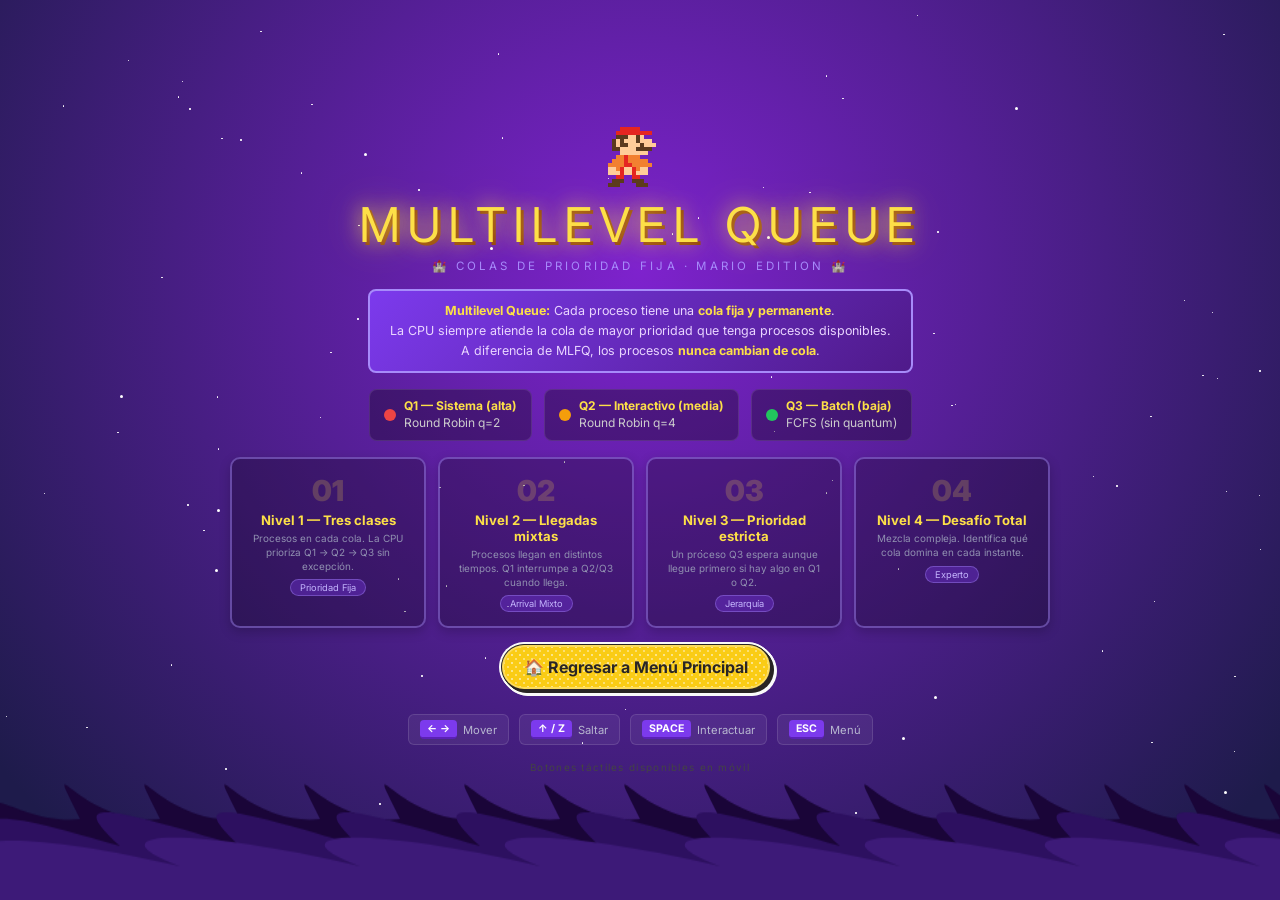
<file: web/multilevel_game.html>
<!DOCTYPE html>
<html lang="es">
<head>
<meta charset="UTF-8"/>
<meta name="viewport" content="width=device-width, initial-scale=1.0"/>
<title>Multilevel Queue — Mario Kingdom Scheduler</title>
<link rel="preconnect" href="https://fonts.googleapis.com"/>
<link rel="preconnect" href="https://fonts.gstatic.com" crossorigin/>
<link href="https://fonts.googleapis.com/css2?family=Inter:wght@400;500;600;700;800&family=JetBrains+Mono:wght@400;500;700&display=swap" rel="stylesheet"/>
<style>
*,*::before,*::after{box-sizing:border-box;margin:0;padding:0}
html,body{width:100%;height:100%;overflow:hidden;background:#0a0a1a;font-family:'Inter',sans-serif;color:#f0f0f0;user-select:none}
.scr{position:fixed;inset:0;display:flex;flex-direction:column;align-items:center;justify-content:center;transition:opacity .35s}
.scr.off{opacity:0;pointer-events:none}

/* ══ TITLE ══ */
#sT{background:radial-gradient(ellipse at 50% 30%,#7e22ce 0%,#1e1b4b 90%);overflow-y:auto;padding:24px 20px;gap:18px}
.t-sky{position:fixed;inset:0;pointer-events:none;overflow:hidden}
.t-star{position:absolute;border-radius:50%;background:#fff;animation:tw var(--d) var(--dl) ease-in-out infinite alternate}
@keyframes tw{from{opacity:.08}to{opacity:.92}}
.t-hills{position:fixed;bottom:0;left:0;right:0;height:30%;pointer-events:none}
.tc{position:relative;z-index:2;display:flex;flex-direction:column;align-items:center;gap:16px;width:100%;max-width:920px}
.logo-wrap{display:flex;flex-direction:column;align-items:center;gap:8px}
.logo-mario-canvas{display:block}
.logo-title{font-size:clamp(1.4rem,5vw,3rem);color:#fde047;letter-spacing:.15em;text-align:center;line-height:1.1;
  text-shadow:0 0 20px rgba(253,224,71,.9),0 0 45px rgba(253,224,71,.4),3px 3px 0 #92400e;
  animation:logoPulse 2.5s ease-in-out infinite alternate}
@keyframes logoPulse{from{text-shadow:0 0 18px rgba(253,224,71,.8),3px 3px 0 #92400e}to{text-shadow:0 0 35px #fde047,0 0 65px rgba(253,224,71,.5),3px 3px 0 #92400e}}
.logo-sub{font-size:.72rem;letter-spacing:.28em;color:#a78bfa;text-transform:uppercase}
.badge{background:linear-gradient(135deg,#7c3aed,#4f1a8a);border:2px solid #a78bfa;border-radius:8px;padding:10px 20px;font-size:.78rem;color:#e9d5ff;text-align:center;max-width:640px;line-height:1.6}
.badge strong{color:#fde047}
.queue-legend{display:flex;gap:12px;flex-wrap:wrap;justify-content:center;width:100%;max-width:700px}
.ql-item{display:flex;align-items:center;gap:8px;background:rgba(0,0,0,.3);border-radius:8px;padding:8px 14px;font-size:.75rem;border:1px solid rgba(255,255,255,.1)}
.ql-dot{width:12px;height:12px;border-radius:50%;flex-shrink:0}
.ql-info{color:#ccc;line-height:1.4}
.ql-info strong{color:#fde047}
.lvl-grid{display:grid;grid-template-columns:repeat(auto-fit,minmax(190px,1fr));gap:12px;width:100%;max-width:820px}
.lc{background:rgba(0,0,0,.25);border:2px solid rgba(167,139,250,.45);border-radius:10px;padding:14px 16px;cursor:pointer;transition:.22s;text-align:center;box-shadow:0 4px 12px rgba(0,0,0,.2)}
.lc:hover{border-color:#fde047;box-shadow:0 0 18px rgba(253,224,71,.5);background:rgba(253,224,71,.12);transform:translateY(-3px)}
.lc-num{font-size:1.8rem;font-weight:900;color:rgba(253,224,71,.2);margin-bottom:4px}
.lc-name{font-size:.82rem;font-weight:700;color:#fde047;margin-bottom:4px}
.lc-desc{font-size:.62rem;color:#9090b0;line-height:1.4}
.lc-tag{display:inline-block;margin-top:6px;font-size:.58rem;background:rgba(124,58,237,.35);border:1px solid rgba(167,139,250,.4);border-radius:99px;padding:2px 9px;color:#c4b5fd}
.key-row{display:flex;gap:10px;flex-wrap:wrap;justify-content:center}
.kh{background:rgba(255,255,255,.06);border:1px solid rgba(255,255,255,.12);border-radius:6px;padding:5px 11px;font-size:.7rem;color:#b8b8d0;display:flex;align-items:center;gap:6px}
.kb{background:#7c3aed;border-radius:4px;padding:2px 7px;font-size:.66rem;color:#fff;font-weight:700;border-bottom:2px solid #5b21b6}

/* ══ GAME ══ */
#sG{background:#060614;flex-direction:column;align-items:stretch}
.hud{display:flex;align-items:center;padding:10px 18px;gap:14px;flex-shrink:0;background:rgba(0,0,0,.75);border-bottom:2px solid #7c3aed;z-index:100;min-height:52px;flex-wrap:wrap}
.hi{display:flex;align-items:center;gap:6px;font-size:.85rem}
.hl{color:#a78bfa;letter-spacing:.08em;text-transform:uppercase;font-size:.65rem}
.hv{color:#fde047;font-weight:700;font-size:.95rem;text-shadow:0 0 8px rgba(253,224,71,.5)}
.hlvl{margin-left:auto;color:#fde047;font-size:.78rem;letter-spacing:.12em}
/* quantum indicator */
.qt-wrap{display:flex;align-items:center;gap:7px;background:rgba(124,58,237,.15);border:1px solid rgba(167,139,250,.4);border-radius:6px;padding:3px 10px}
.qt-label{font-size:.52rem;color:#a78bfa;letter-spacing:.1em;text-transform:uppercase}
.qt-val{font-size:.9rem;font-weight:700;color:#fde047;font-family:'JetBrains Mono',monospace;min-width:22px;text-align:center}
.qt-bar{width:50px;height:6px;background:rgba(255,255,255,.12);border-radius:99px;overflow:hidden}
.qt-fill{height:100%;background:linear-gradient(90deg,#a78bfa,#fde047);transition:width .15s linear}
.qt-fill.danger{background:linear-gradient(90deg,#ef4444,#dc2626);animation:qpulse .4s ease-in-out infinite alternate}
@keyframes qpulse{from{opacity:.7}to{opacity:1}}

.gw{flex:1;position:relative;overflow:hidden;display:flex}
#gc{display:block;image-rendering:pixelated}

/* SIDE PANEL */
.sp{position:absolute;right:0;top:0;bottom:0;width:300px;background:rgba(5,5,20,.96);border-left:2px solid #7c3aed;padding:12px 10px;overflow-y:auto;z-index:50;display:flex;flex-direction:column;gap:8px}
.spt{font-size:.62rem;letter-spacing:.18em;color:#a78bfa;text-transform:uppercase;border-bottom:1px solid rgba(124,58,237,.28);padding-bottom:5px;margin-bottom:2px}
.sp-ch{display:flex;align-items:center;gap:7px;padding:6px 8px;border-radius:6px;border:1px solid rgba(124,58,237,.2);background:rgba(124,58,237,.04);font-size:.75rem;transition:.22s;margin-bottom:2px}
.sp-ch.on{border-color:#fde047;background:rgba(253,224,71,.07);box-shadow:0 0 8px rgba(253,224,71,.2)}
.sp-ch.done{opacity:.25;filter:grayscale(.8)}
.sp-ch.notyet{opacity:.5;border-color:rgba(100,100,140,.3)}
.sp-ball{width:9px;height:9px;border-radius:50%;flex-shrink:0}
.sp-info{flex:1;min-width:0}
.sp-nm{font-weight:700;color:#f0f0f0;font-size:.78rem;white-space:nowrap;overflow:hidden;text-overflow:ellipsis}
.sp-bt{color:#8080a0;font-size:.68rem}
.sp-qbadge{font-size:.6rem;border-radius:99px;padding:1px 6px;font-weight:700;flex-shrink:0}
.sp-gseg{display:flex;align-items:center;padding:3px 5px;border-radius:4px;font-size:.68rem;font-weight:700;margin-bottom:2px;animation:sgi .3s ease both}
@keyframes sgi{from{transform:translateX(8px);opacity:0}to{opacity:1}}
.sp-gt{margin-left:auto;font-size:.6rem;opacity:.6;font-family:'JetBrains Mono',monospace}
.sp-row{display:flex;justify-content:space-between;font-size:.72rem;padding:3px 0;border-bottom:1px solid rgba(255,255,255,.04)}
.sp-row .k{color:#9090b0}.sp-row .v{color:#fde047;font-weight:700;font-family:'JetBrains Mono',monospace}

/* TOAST */
#toast{position:absolute;top:40%;left:50%;transform:translate(-50%,-50%);background:rgba(5,5,20,.98);border:4px solid #fde047;border-radius:16px;padding:24px 36px;text-align:center;z-index:200;pointer-events:none;opacity:0;transition:opacity .35s;max-width:550px;min-width:300px;box-shadow:0 0 50px rgba(253,224,71,.25)}
#toast.show{opacity:1}
.ti{font-size:3.5rem;display:block;margin-bottom:8px}
.tm{font-size:1.4rem;color:#fde047;font-weight:800;margin-bottom:6px;line-height:1.2}
.ts{font-size:1rem;color:#e2e8f0;line-height:1.5}

/* CHOICE MODAL */
#choiceModal{position:absolute;inset:0;background:rgba(0,0,0,.78);display:flex;align-items:center;justify-content:center;z-index:300;opacity:0;pointer-events:none;transition:opacity .25s;backdrop-filter:blur(4px)}
#choiceModal.show{opacity:1;pointer-events:all}
.cm-box{background:#0d0a2e;border:2px solid #7c3aed;border-radius:14px;padding:28px 30px;max-width:600px;width:95%;text-align:center}
.cm-title{font-size:1.35rem;color:#fde047;font-weight:700;margin-bottom:8px}
.cm-sub{font-size:.85rem;color:#b8b8d0;margin-bottom:16px;line-height:1.55}
.cm-queues{display:flex;gap:8px;justify-content:center;margin-bottom:16px;flex-wrap:wrap}
.cm-q{border-radius:8px;padding:7px 12px;font-size:.72rem;text-align:center;min-width:130px}
.cm-q-title{font-weight:700;margin-bottom:2px;font-size:.78rem}
.cm-q-items{font-size:.68rem;opacity:.85}
.cm-options{display:flex;gap:12px;flex-wrap:wrap;justify-content:center}
.cm-opt{background:rgba(124,58,237,.15);border:2px solid rgba(167,139,250,.4);border-radius:10px;padding:14px 18px;cursor:pointer;transition:.2s;min-width:130px;text-align:center;font-family:inherit}
.cm-opt:hover:not(:disabled){border-color:#fde047;background:rgba(253,224,71,.1);box-shadow:0 0 14px rgba(253,224,71,.3);transform:translateY(-2px)}
.cm-opt.correct{border-color:#10b981!important;background:rgba(16,185,129,.15)!important}
.cm-opt.wrong{border-color:#ef4444!important;background:rgba(239,68,68,.15)!important}
.cm-opt:disabled{opacity:.35;cursor:not-allowed}
.cm-name{font-size:1.25rem;font-weight:700;color:#f0f0f0;margin-bottom:4px}
.cm-detail{font-size:.75rem;color:#a78bfa;line-height:1.4}

/* MOBILE */
.mc{display:none;position:absolute;bottom:10px;left:0;right:0;justify-content:space-between;padding:0 12px;z-index:150;pointer-events:none}
.mcg{display:flex;gap:8px;pointer-events:all}
.mb{width:52px;height:52px;border-radius:50%;background:rgba(124,58,237,.55);border:2px solid rgba(167,139,250,.65);font-size:1.2rem;display:flex;align-items:center;justify-content:center;cursor:pointer;-webkit-tap-highlight-color:transparent;touch-action:manipulation}
@media(max-width:640px){.mc{display:flex}.sp{width:170px}}
@media(pointer:coarse){.mc{display:flex}}

/* ══ RESULTS ══ */
#sR{background:radial-gradient(ellipse at 50% 0%,#1a0a3d,#060614 70%);overflow-y:auto;padding:28px 18px;gap:18px;align-items:center}
.rtro{font-size:3.5rem;animation:spin 1s ease-out}
@keyframes spin{from{transform:rotateY(0)}to{transform:rotateY(360deg)}}
.rtitle{font-size:clamp(1.8rem,5vw,2.8rem);color:#fde047;text-shadow:0 0 20px rgba(253,224,71,.6);margin:8px 0 6px;text-align:center}
.rsub{font-size:1.1rem;color:#a78bfa;letter-spacing:.2em;text-transform:uppercase}
.rsb{background:rgba(124,58,237,.1);border:2px solid rgba(124,58,237,.32);border-radius:12px;padding:20px 28px;display:flex;gap:32px;justify-content:center;flex-wrap:wrap}
.rsi .rv{font-size:2.8rem;font-weight:700;color:#fde047;text-shadow:0 0 16px rgba(253,224,71,.5);font-family:'JetBrains Mono',monospace}
.rsi .rl{font-size:1rem;color:#a78bfa;letter-spacing:.12em;text-transform:uppercase;margin-top:4px}
.rg-wrap{width:100%;max-width:900px;overflow-x:auto}
.rg-bar{display:flex;height:65px}
.rg-seg{display:flex;align-items:center;justify-content:center;font-size:.7rem;font-weight:700;overflow:hidden;flex-shrink:0;border-left:2px solid rgba(255,255,255,.2);animation:revSeg .45s ease both;position:relative}
@keyframes revSeg{from{clip-path:inset(0 100% 0 0)}to{clip-path:inset(0 0 0 0)}}
.rg-seg .seg-q{position:absolute;bottom:2px;right:3px;font-size:.55rem;opacity:.7;font-family:monospace}
.rg-ticks{position:relative;height:24px;margin-top:5px}
.rg-tick{position:absolute;transform:translateX(-50%);font-size:.75rem;color:#999;white-space:nowrap}
.rg-tick::before{content:'';display:block;width:2px;height:6px;background:#666;margin:0 auto 3px}
.rtbl{width:100%;max-width:900px;border-collapse:collapse;font-size:.95rem;margin-bottom:20px}
.rtbl th{padding:10px 12px;color:#a78bfa;font-size:.78rem;letter-spacing:.12em;border-bottom:2px solid rgba(124,58,237,.3);text-align:center;text-transform:uppercase}
.rtbl td{padding:10px 12px;text-align:center;border-bottom:1px solid rgba(255,255,255,.05);font-family:'JetBrains Mono',monospace}
.r-refl{width:100%;max-width:900px;background:rgba(16,185,129,.06);border:1px solid rgba(16,185,129,.25);border-radius:12px;padding:20px 24px;font-size:.95rem;color:#b0b0d0;line-height:1.6}
.r-refl-t{color:#10b981;font-weight:700;font-size:1.15rem;margin-bottom:10px;display:flex;gap:7px;align-items:center}
.r-box{border-radius:7px;padding:10px 14px;margin-top:10px;font-size:.82rem;line-height:1.5}
.rbtns{display:flex;gap:10px;flex-wrap:wrap;justify-content:center}
.rb{padding:10px 22px;border-radius:8px;font-family:inherit;font-size:.78rem;letter-spacing:.08em;cursor:pointer;border:2px solid;font-weight:700;transition:.2s;text-transform:uppercase}
.rb-p{background:#7c3aed;border-color:#7c3aed;color:#fff}
.rb-p:hover{background:#6d28d9;box-shadow:0 0 14px rgba(124,58,237,.5)}
.rb-g{background:transparent;border-color:rgba(167,139,250,.38);color:#a78bfa}
.rb-g:hover{border-color:#a78bfa;background:rgba(167,139,250,.09)}

/* LOADER */
.page-overlay-loader{position:fixed;inset:0;background:#020210;z-index:99999;display:flex;flex-direction:column;align-items:center;justify-content:center;transition:opacity .6s ease}
.page-overlay-loader.hidden{opacity:0;pointer-events:none}
.loader{width:fit-content;font-size:17px;font-family:monospace;line-height:1.4;font-weight:bold;padding:30px 2px 50px;background:linear-gradient(#fff 0 0) 0 0/100% 100% content-box padding-box no-repeat;position:relative;overflow:hidden;animation:l10-0 2s infinite cubic-bezier(1,175,.5,175)}
.loader::before{content:"Loading";display:inline-block;animation:l10-2 2s infinite;color:#fff}
.loader::after{content:"";position:absolute;width:34px;height:28px;top:110%;left:calc(50% - 16px);background:linear-gradient(90deg,#0000 12px,#f92033 0 22px,#0000 0 26px,#fdc98d 0 32px,#0000) bottom 26px left 50%,linear-gradient(90deg,#0000 10px,#f92033 0 28px,#fdc98d 0 32px,#0000 0) bottom 24px left 50%,linear-gradient(90deg,#0000 10px,#643700 0 16px,#fdc98d 0 20px,#000 0 22px,#fdc98d 0 24px,#000 0 26px,#f92033 0 32px,#0000 0) bottom 22px left 50%,linear-gradient(90deg,#0000 8px,#643700 0 10px,#fdc98d 0 12px,#643700 0 14px,#fdc98d 0 20px,#000 0 22px,#fdc98d 0 28px,#f92033 0 32px,#0000 0) bottom 20px left 50%,linear-gradient(90deg,#0000 8px,#643700 0 10px,#fdc98d 0 12px,#643700 0 16px,#fdc98d 0 22px,#000 0 24px,#fdc98d 0 30px,#f92033 0 32px,#0000 0) bottom 18px left 50%,linear-gradient(90deg,#0000 8px,#643700 0 12px,#fdc98d 0 20px,#000 0 28px,#f92033 0 30px,#0000 0) bottom 16px left 50%,linear-gradient(90deg,#0000 12px,#fdc98d 0 26px,#f92033 0 30px,#0000 0) bottom 14px left 50%,linear-gradient(90deg,#fdc98d 6px,#f92033 0 14px,#222a87 0 16px,#f92033 0 22px,#222a87 0 24px,#f92033 0 28px,#0000 0 32px,#643700 0) bottom 12px left 50%,linear-gradient(90deg,#fdc98d 6px,#f92033 0 16px,#222a87 0 18px,#f92033 0 24px,#f92033 0 26px,#0000 0 30px,#643700 0) bottom 10px left 50%,linear-gradient(90deg,#0000 10px,#f92033 0 16px,#222a87 0 24px,#feee49 0 26px,#222a87 0 30px,#643700 0) bottom 8px left 50%,linear-gradient(90deg,#0000 12px,#222a87 0 18px,#feee49 0 20px,#222a87 0 30px,#643700 0) bottom 6px left 50%,linear-gradient(90deg,#0000 8px,#643700 0 12px,#222a87 0 30px,#643700 0) bottom 4px left 50%,linear-gradient(90deg,#0000 6px,#643700 0 14px,#222a87 0 26px,#0000 0) bottom 2px left 50%,linear-gradient(90deg,#0000 6px,#643700 0 10px,#0000 0) bottom 0px left 50%;background-size:34px 2px;background-repeat:no-repeat;animation:inherit;animation-name:l10-1}
@keyframes l10-0{0%,30%{background-position:0 0px}50%,100%{background-position:0 -0.1px}}
@keyframes l10-1{50%,100%{top:109.5%}}
@keyframes l10-2{0%,30%{transform:translateY(0)}80%,100%{transform:translateY(-260%)}}
.button{--stone-50:#fafaf9;--stone-800:#292524;--yellow-400:#facc15;font-size:1rem;cursor:pointer;position:relative;font-family:inherit;font-weight:bold;line-height:1;padding:1px;transform:translate(-4px,-4px);outline:2px solid transparent;outline-offset:5px;border-radius:9999px;background-color:var(--stone-800);color:var(--stone-800);transition:transform 150ms ease,box-shadow 150ms ease;text-align:center;
  box-shadow:.5px .5px 0 0 var(--stone-800),1px 1px 0 0 var(--stone-800),1.5px 1.5px 0 0 var(--stone-800),2px 2px 0 0 var(--stone-800),2.5px 2.5px 0 0 var(--stone-800),3px 3px 0 0 var(--stone-800),0 0 0 2px var(--stone-50),.5px .5px 0 2px var(--stone-50),1px 1px 0 2px var(--stone-50),1.5px 1.5px 0 2px var(--stone-50),2px 2px 0 2px var(--stone-50),2.5px 2.5px 0 2px var(--stone-50),3px 3px 0 2px var(--stone-50),3.5px 3.5px 0 2px var(--stone-50),4px 4px 0 2px var(--stone-50)}
.button:hover{transform:translate(0,0);box-shadow:0 0 0 2px var(--stone-50)}
.button>div{position:relative;pointer-events:none;background-color:var(--yellow-400);border:2px solid rgba(255,255,255,.3);border-radius:9999px}
.button>div::before{content:"";position:absolute;inset:0;border-radius:9999px;opacity:.5;background-image:radial-gradient(rgb(255 255 255/80%) 20%,transparent 20%),radial-gradient(rgb(255 255 255/100%) 20%,transparent 20%);background-position:0 0,4px 4px;background-size:8px 8px;mix-blend-mode:hard-light;animation:btn-dots .5s infinite linear}
.button>div>span{position:relative;display:flex;align-items:center;justify-content:center;padding:.75rem 1.25rem;gap:.25rem;filter:drop-shadow(0 -1px 0 rgba(255,255,255,.25))}
.button>div>span:active{transform:translateY(2px)}
@keyframes btn-dots{0%{background-position:0 0,4px 4px}100%{background-position:8px 0,12px 4px}}
</style>
</head>
<body>
<div id="page-loader" class="page-overlay-loader"><div class="loader"></div></div>
<script>window.addEventListener('load',()=>{setTimeout(()=>{const l=document.getElementById('page-loader');if(l)l.classList.add('hidden');},500);});</script>

<!-- ══ TITLE ══ -->
<div class="scr" id="sT">
  <div class="t-sky" id="tSky"></div>
  <canvas id="tHills" class="t-hills" style="position:fixed;bottom:0;left:0;width:100%;pointer-events:none;z-index:1"></canvas>
  <div class="tc">
    <div class="logo-wrap">
      <canvas id="logoMario" class="logo-mario-canvas" width="64" height="64"></canvas>
      <div class="logo-title">MULTILEVEL QUEUE</div>
      <div class="logo-sub">🏰 Colas de Prioridad Fija · Mario Edition 🏰</div>
    </div>
    <div class="badge">
      <strong>Multilevel Queue:</strong> Cada proceso tiene una <strong>cola fija y permanente</strong>.<br>
      La CPU siempre atiende la cola de mayor prioridad que tenga procesos disponibles.<br>
      A diferencia de MLFQ, los procesos <strong>nunca cambian de cola</strong>.
    </div>
    <div class="queue-legend">
      <div class="ql-item"><div class="ql-dot" style="background:#ef4444"></div><div class="ql-info"><strong>Q1 — Sistema (alta)</strong><br>Round Robin q=2</div></div>
      <div class="ql-item"><div class="ql-dot" style="background:#f59e0b"></div><div class="ql-info"><strong>Q2 — Interactivo (media)</strong><br>Round Robin q=4</div></div>
      <div class="ql-item"><div class="ql-dot" style="background:#22c55e"></div><div class="ql-info"><strong>Q3 — Batch (baja)</strong><br>FCFS (sin quantum)</div></div>
    </div>
    <div class="lvl-grid" id="lvlGrid"></div>
    <a href="index.html" class="button" style="text-decoration:none;margin:4px auto;display:block;width:fit-content">
      <div><span>🏠 Regresar a Menú Principal</span></div>
    </a>
    <div class="key-row">
      <div class="kh"><span class="kb">← →</span> Mover</div>
      <div class="kh"><span class="kb">↑ / Z</span> Saltar</div>
      <div class="kh"><span class="kb">SPACE</span> Interactuar</div>
      <div class="kh"><span class="kb">ESC</span> Menú</div>
    </div>
    <p style="font-size:.62rem;color:#444;letter-spacing:.13em">Botones táctiles disponibles en móvil</p>
  </div>
</div>

<!-- ══ GAME ══ -->
<div class="scr off" id="sG">
  <div class="hud">
    <div class="hi"><span class="hl">❤</span><span class="hv" id="hLives">3</span></div>
    <div class="hi"><span class="hl">Score</span><span class="hv" id="hScore">0</span></div>
    <div class="hi"><span class="hl">CPU t</span><span class="hv" id="hClock">0</span></div>
    <div class="qt-wrap">
      <div>
        <div class="qt-label">Cola Activa</div>
        <div class="qt-val" id="hActiveQ">—</div>
      </div>
      <div class="qt-bar"><div class="qt-fill" id="hQtFill" style="width:100%"></div></div>
    </div>
    <div class="hi"><span class="hl">Próximo</span><span class="hv" id="hNext" style="color:#a78bfa">—</span></div>
    <div class="hi"><span class="hl">Errores</span><span class="hv" id="hErr" style="color:#f87171">0</span></div>
    <div class="hlvl" id="hLvl">NIVEL 1</div>
  </div>
  <div class="gw" id="gw">
    <canvas id="gc"></canvas>
    <div class="sp" id="sp">
      <div class="spt">🔴 Q1 — Sistema (RR q=2)</div>
      <div id="spQ1"></div>
      <div class="spt" style="margin-top:4px">🟡 Q2 — Interactivo (RR q=4)</div>
      <div id="spQ2"></div>
      <div class="spt" style="margin-top:4px">🟢 Q3 — Batch (FCFS)</div>
      <div id="spQ3"></div>
      <div class="spt" style="margin-top:4px">⏳ No llegaron aún</div>
      <div id="spWait"></div>
      <div class="spt" style="margin-top:4px">📊 Gantt (últimos 10)</div>
      <div id="spG"></div>
      <div class="spt" style="margin-top:4px">⏱ Métricas</div>
      <div id="spM"></div>
    </div>
    <div id="toast"><span class="ti" id="tIcon">⭐</span><div class="tm" id="tMsg">—</div><div class="ts" id="tSub">—</div></div>
    <div id="choiceModal">
      <div class="cm-box">
        <div class="cm-title" id="cmTitle">¿A quién atiende la CPU?</div>
        <div class="cm-sub" id="cmSub">Recuerda: la cola de mayor prioridad disponible va primero</div>
        <div class="cm-queues" id="cmQueues"></div>
        <div class="cm-options" id="cmOpts"></div>
      </div>
    </div>
    <div class="mc" id="mc">
      <div class="mcg"><div class="mb" id="mcL">◀</div><div class="mb" id="mcR">▶</div></div>
      <div class="mcg"><div class="mb" id="mcJ">↑</div><div class="mb" id="mcA">✋</div></div>
    </div>
  </div>
</div>

<!-- ══ RESULTS ══ -->
<div class="scr off" id="sR">
  <div class="rtro" id="rTro">🏆</div>
  <div class="rtitle" id="rTitle">¡Completado!</div>
  <div class="rsub" id="rSub">MULTILEVEL MASTER</div>
  <div class="rsb" id="rSB"></div>
  <div class="rg-wrap">
    <div style="font-size:.58rem;letter-spacing:.18em;color:#a78bfa;margin-bottom:5px">GANTT — EJECUCIÓN (color = proceso, etiqueta = cola)</div>
    <div class="rg-bar" id="rGBar"></div>
    <div class="rg-ticks" id="rGTks"></div>
  </div>
  <table class="rtbl"><thead><tr>
    <th>Proceso</th><th>Cola</th><th>AT</th><th>BT</th><th>1er Inicio</th><th>CT</th><th>TAT</th><th>WT</th>
  </tr></thead><tbody id="rTB"></tbody><tfoot id="rTF"></tfoot></table>
  <div class="r-refl" id="rRefl"></div>
  <div class="rbtns">
    <button class="rb rb-p" id="bNxt">Siguiente Nivel ▶</button>
    <button class="rb rb-g" id="bRep">↺ Repetir</button>
    <button class="rb rb-g" id="bMenu">🏠 Menú</button>
  </div>
</div>

<script>
'use strict';

/* ═══════════════ MARIO SPRITE ═══════════════ */
const _=null,R='#e52521',S='#ffcc99',B='#5b3a1e',O='#f28030';
const MARIO_FRAMES={
  stand:[[_,_,_,R,R,R,R,R,_,_,_,_,_,_,_,_],[_,_,R,R,R,R,R,R,R,R,R,_,_,_,_,_],[_,_,B,B,B,S,S,B,S,_,_,_,_,_,_,_],[_,B,S,B,S,S,S,B,S,S,S,_,_,_,_,_],[_,B,S,B,B,S,S,S,B,S,S,S,_,_,_,_],[_,B,B,S,S,S,S,B,B,B,B,_,_,_,_,_],[_,_,_,S,S,S,S,S,S,S,_,_,_,_,_,_],[_,_,O,O,R,O,O,O,_,_,_,_,_,_,_,_],[_,O,O,O,R,O,O,O,O,O,_,_,_,_,_,_],[O,O,O,O,R,R,O,O,O,O,O,_,_,_,_,_],[S,S,O,R,S,S,R,O,S,S,_,_,_,_,_,_],[S,S,S,R,S,S,R,S,S,S,_,_,_,_,_,_],[_,_,R,R,_,_,R,R,_,_,_,_,_,_,_,_],[_,B,B,B,_,_,B,B,B,_,_,_,_,_,_,_],[B,B,B,_,_,_,_,B,B,B,_,_,_,_,_,_],[_,_,_,_,_,_,_,_,_,_,_,_,_,_,_,_]],
  run1:[[_,_,_,R,R,R,R,R,_,_,_,_,_,_,_,_],[_,_,R,R,R,R,R,R,R,R,R,_,_,_,_,_],[_,_,B,B,B,S,S,B,S,_,_,_,_,_,_,_],[_,B,S,B,S,S,S,B,S,S,S,_,_,_,_,_],[_,B,S,B,B,S,S,S,B,S,S,S,_,_,_,_],[_,B,B,S,S,S,S,B,B,B,B,_,_,_,_,_],[_,_,_,S,S,S,S,S,S,_,_,_,_,_,_,_],[_,_,O,O,R,O,O,_,_,_,_,_,_,_,_,_],[_,O,O,O,R,O,O,O,O,_,_,_,_,_,_,_],[O,O,O,O,R,R,O,O,O,O,_,_,_,_,_,_],[S,S,O,R,S,S,R,O,S,_,_,_,_,_,_,_],[S,S,R,S,S,R,S,S,_,_,_,_,_,_,_,_],[_,R,R,_,R,R,_,_,_,_,_,_,_,_,_,_],[R,B,B,_,B,B,R,_,_,_,_,_,_,_,_,_],[B,B,_,_,_,B,B,B,_,_,_,_,_,_,_,_],[_,_,_,_,_,_,_,_,_,_,_,_,_,_,_,_]],
  run2:[[_,_,_,R,R,R,R,R,_,_,_,_,_,_,_,_],[_,_,R,R,R,R,R,R,R,R,R,_,_,_,_,_],[_,_,B,B,B,S,S,B,S,_,_,_,_,_,_,_],[_,B,S,B,S,S,S,B,S,S,S,_,_,_,_,_],[_,B,S,B,B,S,S,S,B,S,S,S,_,_,_,_],[_,B,B,S,S,S,S,B,B,B,B,_,_,_,_,_],[_,_,_,S,S,S,S,S,S,_,_,_,_,_,_,_],[_,_,O,O,R,O,O,O,_,_,_,_,_,_,_,_],[O,O,O,O,R,O,O,O,O,_,_,_,_,_,_,_],[O,O,O,R,R,O,O,O,O,O,_,_,_,_,_,_],[S,O,R,S,S,R,O,O,S,_,_,_,_,_,_,_],[S,R,S,S,R,S,S,_,_,_,_,_,_,_,_,_],[R,R,_,R,R,_,_,_,_,_,_,_,_,_,_,_],[B,B,_,B,B,R,_,_,_,_,_,_,_,_,_,_],[_,_,_,B,B,B,B,_,_,_,_,_,_,_,_,_],[_,_,_,_,_,_,_,_,_,_,_,_,_,_,_,_]],
  jump:[[_,_,_,R,R,R,R,R,_,_,_,_,_,_,_,_],[_,_,R,R,R,R,R,R,R,R,R,_,_,_,_,_],[_,_,B,B,B,S,S,B,S,_,_,_,_,_,_,_],[_,B,S,B,S,S,S,B,S,S,S,_,_,_,_,_],[_,B,S,B,B,S,S,S,B,S,S,S,_,_,_,_],[_,B,B,S,S,S,S,B,B,B,B,_,_,_,_,_],[_,_,_,S,S,S,S,S,S,_,_,_,_,_,_,_],[O,O,O,R,O,O,O,O,_,_,_,_,_,_,_,_],[O,O,O,O,R,O,O,O,O,O,O,_,_,_,_,_],[O,O,O,R,R,O,O,O,O,O,_,_,_,_,_,_],[S,S,R,S,S,R,O,S,S,_,_,_,_,_,_,_],[_,R,S,S,R,_,S,S,_,_,_,_,_,_,_,_],[_,R,R,R,R,_,_,_,_,_,_,_,_,_,_,_],[B,B,B,B,_,_,_,_,_,_,_,_,_,_,_,_],[_,_,_,_,_,_,_,_,_,_,_,_,_,_,_,_],[_,_,_,_,_,_,_,_,_,_,_,_,_,_,_,_]]
};
function drawMarioSprite(ctx,x,y,scale,frameKey,flipX){
  const frame=MARIO_FRAMES[frameKey]||MARIO_FRAMES.stand,s=scale;
  ctx.save();
  if(flipX){ctx.translate(x+16*s,y);ctx.scale(-1,1);x=0;y=0;}
  else{ctx.translate(x,y);x=0;y=0;}
  for(let row=0;row<16;row++)for(let col=0;col<16;col++){const c=frame[row][col];if(c){ctx.fillStyle=c;ctx.fillRect(col*s,row*s,s,s);}}
  ctx.restore();
}

/* ═══════════════ PROCESS CHARACTERS ═══════════════ */
const CHARS=[
  {name:'Toad',  color:'#e11d48',dark:'#9f1239',draw(ctx,x,y,s){ctx.fillStyle=this.color;ctx.fillRect(x+s,y,6*s,3*s);ctx.fillStyle=this.dark;ctx.fillRect(x,y+s,8*s,2*s);ctx.fillStyle='#fff';ctx.fillRect(x+2*s,y+3*s,4*s,3*s);ctx.fillStyle='#222';ctx.fillRect(x+2*s,y+4*s,s,s);ctx.fillRect(x+5*s,y+4*s,s,s);ctx.fillStyle='#fff';ctx.fillRect(x+s,y+s,s,s);ctx.fillRect(x+5*s,y,s,s);}},
  {name:'Koopa', color:'#16a34a',dark:'#14532d',draw(ctx,x,y,s){ctx.fillStyle=this.color;ctx.fillRect(x+s,y+s,6*s,5*s);ctx.fillStyle=this.dark;ctx.fillRect(x+2*s,y+2*s,4*s,2*s);ctx.fillStyle='#fbbf24';ctx.fillRect(x+2*s,y,4*s,2*s);ctx.fillStyle='#78350f';ctx.fillRect(x+2*s,y+5*s,s,2*s);ctx.fillRect(x+5*s,y+5*s,s,2*s);ctx.fillStyle='#222';ctx.fillRect(x+2*s,y+2*s,s,s);ctx.fillRect(x+5*s,y+2*s,s,s);}},
  {name:'Goomba',color:'#92400e',dark:'#451a03',draw(ctx,x,y,s){ctx.fillStyle=this.color;ctx.fillRect(x,y+s,8*s,4*s);ctx.fillStyle=this.dark;ctx.fillRect(x,y+4*s,8*s,2*s);ctx.fillStyle='#fbbf24';ctx.fillRect(x+s,y+s,2*s,2*s);ctx.fillRect(x+5*s,y+s,2*s,2*s);ctx.fillStyle='#fff';ctx.fillRect(x+s,y+2*s,s,s);ctx.fillRect(x+5*s,y+2*s,s,s);ctx.fillStyle='#222';ctx.fillRect(x+2*s,y+2*s,s,s);ctx.fillRect(x+6*s,y+2*s,s,s);ctx.fillStyle=this.dark;ctx.fillRect(x+s,y+5*s,2*s,2*s);ctx.fillRect(x+5*s,y+5*s,2*s,2*s);}},
  {name:'Boo',   color:'#e2e8f0',dark:'#94a3b8',draw(ctx,x,y,s){ctx.fillStyle=this.color;ctx.fillRect(x+s,y,6*s,6*s);ctx.fillRect(x,y+2*s,8*s,3*s);ctx.fillRect(x,y+5*s,2*s,2*s);ctx.fillRect(x+4*s,y+5*s,2*s,2*s);ctx.fillStyle='#222';ctx.fillRect(x+2*s,y+2*s,s,s);ctx.fillRect(x+5*s,y+2*s,s,s);ctx.fillStyle=this.dark;ctx.fillRect(x+2*s,y+4*s,4*s,s);}},
  {name:'Piranha',color:'#dc2626',dark:'#7f1d1d',draw(ctx,x,y,s){ctx.fillStyle='#16a34a';ctx.fillRect(x+2*s,y+4*s,4*s,4*s);ctx.fillStyle='#14532d';ctx.fillRect(x+2*s,y+3*s,4*s,s);ctx.fillStyle=this.color;ctx.fillRect(x,y,8*s,4*s);ctx.fillStyle='#fff';ctx.fillRect(x+s,y+s,2*s,s);ctx.fillRect(x+5*s,y+2*s,2*s,s);ctx.fillStyle=this.dark;ctx.fillRect(x,y+3*s,8*s,s);ctx.fillStyle='#fde047';ctx.fillRect(x+2*s,y,s,s);ctx.fillRect(x+5*s,y,s,s);}},
  {name:'Star',  color:'#fde047',dark:'#ca8a04',draw(ctx,x,y,s){ctx.fillStyle=this.color;ctx.fillRect(x+3*s,y,2*s,8*s);ctx.fillRect(x,y+3*s,8*s,2*s);ctx.fillRect(x+s,y+s,2*s,2*s);ctx.fillRect(x+5*s,y+s,2*s,2*s);ctx.fillRect(x+s,y+5*s,2*s,2*s);ctx.fillRect(x+5*s,y+5*s,2*s,2*s);ctx.fillStyle=this.dark;ctx.fillRect(x+3*s,y+2*s,s,s);ctx.fillRect(x+4*s,y+5*s,s,s);ctx.fillStyle='#fff';ctx.fillRect(x+3*s,y+3*s,s,s);}},
];

/* ═══════════════ CONFIG ═══════════════ */
const Q_COLORS=['#ef4444','#f59e0b','#22c55e'];
const Q_QUANTUM=[2,4,999]; // Q3 FCFS
const Q_NAMES=['Q1-Sistema','Q2-Interactivo','Q3-Batch'];

/* ═══════════════ LEVELS ═══════════════
   Diferencia clave vs MLFQ: queue es FIJO, nunca cambia
═══════════════════════════════════════ */
const LEVELS=[
  { id:0, name:'Nivel 1 — Tres clases', tag:'Prioridad Fija',
    desc:'Procesos en cada cola. La CPU prioriza Q1 → Q2 → Q3 sin excepción.',
    procs:[
      {name:'P1',charIdx:0,at:0,bt:5,queue:0},
      {name:'P2',charIdx:1,at:0,bt:3,queue:1},
      {name:'P3',charIdx:2,at:0,bt:4,queue:2},
    ]},
  { id:1, name:'Nivel 2 — Llegadas mixtas', tag:'Arrival Mixto',
    desc:'Procesos llegan en distintos tiempos. Q1 interrumpe a Q2/Q3 cuando llega.',
    procs:[
      {name:'A',charIdx:3,at:0,bt:6,queue:0},
      {name:'B',charIdx:0,at:1,bt:3,queue:1},
      {name:'C',charIdx:1,at:2,bt:5,queue:0},
      {name:'D',charIdx:2,at:4,bt:2,queue:2},
    ]},
  { id:2, name:'Nivel 3 — Prioridad estricta', tag:'Jerarquía',
    desc:'Un proceso Q3 espera aunque llegue primero si hay algo en Q1 o Q2.',
    procs:[
      {name:'P1',charIdx:4,at:0,bt:4,queue:1},
      {name:'P2',charIdx:0,at:0,bt:2,queue:0},
      {name:'P3',charIdx:1,at:1,bt:3,queue:2},
      {name:'P4',charIdx:3,at:3,bt:2,queue:1},
    ]},
  { id:3, name:'Nivel 4 — Desafío Total', tag:'Experto',
    desc:'Mezcla compleja. Identifica qué cola domina en cada instante.',
    procs:[
      {name:'X',charIdx:2,at:0,bt:5,queue:0},
      {name:'Y',charIdx:3,at:1,bt:4,queue:1},
      {name:'Z',charIdx:4,at:2,bt:2,queue:2},
      {name:'W',charIdx:0,at:3,bt:3,queue:0},
      {name:'V',charIdx:1,at:5,bt:3,queue:1},
    ]},
];

/* ═══════════════ SIMULATOR ═══════════════
   MLQ: prioridad de cola fija, RR dentro de cada cola, no hay descenso.
   Genera lista de segmentos {name, queue, start, end}
═══════════════════════════════════════ */
function simulateMlq(procs){
  // Construir colas con orden FCFS de llegada dentro de cada una
  const ps=procs.map(p=>({...p,rem:p.bt,firstStart:-1,served:false,ct:0}));
  // Mantener cola circular por cada nivel
  const rrIdx=[0,0,0]; // índice rotación dentro de cada cola
  let clock=0,segs=[],iter=0;
  while(ps.some(p=>!p.served)&&iter++<3000){
    // Encontrar proceso activo: menor cola con algo disponible
    let chosen=null;
    for(let q=0;q<3;q++){
      const avail=ps.filter(p=>!p.served&&p.queue===q&&p.at<=clock);
      if(avail.length===0) continue;
      // RR dentro de la cola: usar índice rotatorio
      const idx=rrIdx[q]%avail.length;
      chosen={proc:avail[idx],q,avail};
      break;
    }
    if(!chosen){
      // Avanzar al próximo arrival
      const next=ps.filter(p=>!p.served).sort((a,b)=>a.at-b.at)[0];
      if(next) clock=next.at;
      continue;
    }
    const {proc,q,avail}=chosen;
    const qt=Q_QUANTUM[q];
    const exec=Math.min(qt,proc.rem);
    if(proc.firstStart<0) proc.firstStart=clock;
    // Merge consecutive segments del mismo proceso
    const last=segs[segs.length-1];
    if(last&&last.name===proc.name&&last.end===clock) last.end=clock+exec;
    else segs.push({name:proc.name,queue:q,start:clock,end:clock+exec});
    clock+=exec;
    proc.rem-=exec;
    // Avanzar índice RR solo si hay más de uno en la cola (para RR justo)
    if(avail.length>1) rrIdx[q]=(rrIdx[q]+1)%avail.length;
    if(proc.rem<=0){proc.served=true;proc.ct=clock;}
  }
  return segs;
}

/* ═══════════════ TITLE ═══════════════ */
(function buildTitle(){
  const sky=document.getElementById('tSky');
  for(let i=0;i<100;i++){const d=document.createElement('div');d.className='t-star';const sz=Math.random()<.12?3:1.5;d.style.cssText=`left:${Math.random()*100}%;top:${Math.random()*100}%;width:${sz}px;height:${sz}px;--d:${(2+Math.random()*4).toFixed(1)}s;--dl:${(Math.random()*5).toFixed(1)}s`;sky.appendChild(d);}
  const hc=document.getElementById('tHills');hc.width=window.innerWidth;hc.height=200;
  const hx=hc.getContext('2d');
  function drawHills(){hc.width=window.innerWidth;hx.clearRect(0,0,hc.width,hc.height);[[0.3,60,80,'#1a0538'],[0.55,40,120,'#2d1060'],[0.75,25,180,'#3d1a78']].forEach(([a,h,w,c])=>{hx.fillStyle=c;hx.beginPath();hx.moveTo(0,hc.height);for(let x=0;x<=hc.width+w;x+=w)hx.bezierCurveTo(x-w/2,hc.height-h*2,x,hc.height-h*a*3,x+w,hc.height-h);hx.lineTo(hc.width,hc.height);hx.closePath();hx.fill();});}
  drawHills();window.addEventListener('resize',drawHills);
  const lc=document.getElementById('logoMario'),lx=lc.getContext('2d');lx.imageSmoothingEnabled=false;drawMarioSprite(lx,0,0,4,'stand',false);
  let lf=0;setInterval(()=>{lf=(lf+1)%4;lx.clearRect(0,0,64,64);drawMarioSprite(lx,0,0,4,['stand','run1','run2','run1'][lf],false);},200);
  const grid=document.getElementById('lvlGrid');
  LEVELS.forEach((lv,i)=>{const c=document.createElement('div');c.className='lc';c.innerHTML=`<div class="lc-num">${String(i+1).padStart(2,'0')}</div><div class="lc-name">${lv.name}</div><div class="lc-desc">${lv.desc}</div><div class="lc-tag">${lv.tag}</div>`;c.addEventListener('click',()=>startLevel(i));grid.appendChild(c);});
})();

/* ═══════════════ ENGINE ═══════════════ */
const canvas=document.getElementById('gc'),ctx=canvas.getContext('2d');
const gwEl=document.getElementById('gw');
let W,H,SP_W=300;
function resize(){SP_W=window.innerWidth<=640?170:300;W=gwEl.clientWidth-SP_W;H=gwEl.clientHeight;canvas.width=W;canvas.height=H;ctx.imageSmoothingEnabled=false;}

let G={running:false},keys={},starBg=null,lastT=0;

document.addEventListener('keydown',e=>{
  if(document.getElementById('sG').classList.contains('off'))return;
  keys[e.code]=true;
  if(e.code==='Space'){e.preventDefault();doAction();}
  if(e.code==='KeyZ')keys['ArrowUp']=true;
  if(e.code==='Escape')goMenu();
});
document.addEventListener('keyup',e=>{keys[e.code]=false;if(e.code==='KeyZ')keys['ArrowUp']=false;});
['mcL','mcR','mcJ','mcA'].forEach(id=>{
  const el=document.getElementById(id);const cm={mcL:'ArrowLeft',mcR:'ArrowRight',mcJ:'ArrowUp',mcA:'Space'};
  if(!el)return;
  el.addEventListener('pointerdown',e=>{e.preventDefault();if(id==='mcA')doAction();else keys[cm[id]]=true;});
  el.addEventListener('pointerup',()=>keys[cm[id]]=false);
  el.addEventListener('pointerleave',()=>keys[cm[id]]=false);
});

/* ═══════════════ BUILD WORLD ═══════════════ */
function buildWorld(li){
  const lv=LEVELS[li],n=lv.procs.length;
  const worldW=Math.max(W*2.5,n*48*7+300),gy=Math.round(H*0.68);
  const chars=lv.procs.map((p,i)=>({
    ...p,origIdx:i,
    x:220+i*(worldW-280)/Math.max(n-1,1),
    y:gy-48,w:48,h:48,
    rem:p.bt,served:false,serving:false,
    firstStart:-1,ct:0,tat:0,wt:0,
    bob:Math.random()*Math.PI*2,
    charDef:CHARS[p.charIdx%CHARS.length],
  }));
  const mario={x:60,y:gy-48,w:48,h:48,vx:0,vy:0,onGround:true,facing:1,frame:0,frameKey:'stand',ft:0,interacting:false,interactT:0};
  return{chars,mario,worldW,gy};
}

function startLevel(li){
  resize();starBg=null;
  const{chars,mario,worldW,gy}=buildWorld(li);
  const optimalSegs=simulateMlq(LEVELS[li].procs);
  G={
    li,score:0,lives:3,clock:0,errors:0,
    chars,mario,worldW,gy,camX:0,
    doneCount:0,particles:[],shake:0,
    toastT:0,wrongF:0,idleT:0,running:true,
    marioState:'free',
    target:null,celebT:0,triedWrong:[],
    gantt:[],
    optimalSegs,segIdx:0,
    currentSeg:null,
  };
  showSc('sG');hideTst();
  document.getElementById('hLvl').textContent=LEVELS[li].name;
  updateHUD();updateSP();
  lastT=0;requestAnimationFrame(loop);
  setTimeout(()=>{if(G.running&&G.marioState==='free')tryOpenModal();},600);
}

function loop(ts){if(!G.running)return;const dt=Math.min((ts-lastT)/1000,.05);lastT=ts;update(dt);draw();requestAnimationFrame(loop);}

function update(dt){
  const{mario,gy,worldW}=G;
  if(G.shake>0)G.shake-=dt;if(G.wrongF>0)G.wrongF-=dt;
  if(G.toastT>0){G.toastT-=dt;if(G.toastT<=0)hideTst();}G.idleT+=dt;
  G.chars.forEach(c=>c.bob+=dt*2.2);
  G.particles=G.particles.filter(p=>{p.x+=p.vx*dt;p.y+=p.vy*dt;p.vy+=450*dt;p.life-=dt;return p.life>0;});
  if(G.marioState==='question')return;
  if(G.marioState==='celebrate'){
    G.celebT+=dt;mario.y=gy-mario.h-Math.abs(Math.sin(G.celebT*9))*20;mario.frameKey='jump';
    if(Math.random()<.45)spawn(G.target.x+G.target.w/2,G.target.y,G.target.charDef.color,3);
    G.camX=Math.max(0,Math.min(mario.x-W*.35,worldW-W));
    if(mario.interacting){mario.interactT-=dt;if(mario.interactT<=0){mario.interacting=false;mario.y=gy-mario.h;finalizeServe(G.target);}}
    return;
  }
  mario.vx=0;
  if(keys['ArrowLeft']){mario.vx=-220;mario.facing=-1;}if(keys['ArrowRight']){mario.vx=220;mario.facing=1;}
  if(keys['ArrowUp']&&mario.onGround){mario.vy=-570;mario.onGround=false;mario.frameKey='jump';}
  mario.vy+=1500*dt;mario.x+=mario.vx*dt;mario.y+=mario.vy*dt;
  if(mario.y>=gy-mario.h){mario.y=gy-mario.h;mario.vy=0;mario.onGround=true;if(mario.frameKey==='jump')mario.frameKey='stand';}
  mario.x=Math.max(0,Math.min(mario.x,worldW-mario.w));
  mario.ft+=dt;if(mario.ft>.12){mario.ft=0;mario.frame=(mario.frame+1)%2;}
  if(mario.vx!==0&&mario.onGround)mario.frameKey=mario.frame===0?'run1':'run2';
  else if(mario.onGround)mario.frameKey='stand';
  G.camX=Math.max(0,Math.min(mario.x-W*.35,worldW-W));
}

/* ═══════════════ MODAL LOGIC ═══════════════ */
function tryOpenModal(){
  if(!G.running)return;
  if(G.doneCount>=G.chars.length){setTimeout(showResults,800);return;}
  const seg=G.optimalSegs[G.segIdx];
  if(!seg){setTimeout(showResults,800);return;}
  // Advance clock if needed
  if(G.clock<seg.start) G.clock=seg.start;
  const available=G.chars.filter(c=>!c.served&&c.at<=G.clock);
  if(available.length===0){
    const next=G.chars.filter(c=>!c.served).sort((a,b)=>a.at-b.at)[0];
    if(next){G.clock=next.at;tryOpenModal();}
    return;
  }
  G.optimalNext=G.chars.find(c=>c.name===seg.name);
  if(!G.optimalNext){G.segIdx++;tryOpenModal();return;}
  if(available.length===1){
    G.target=available[0];startWalking(seg);return;
  }
  G.marioState='question';
  buildChoiceModal(available,seg);
  document.getElementById('choiceModal').classList.add('show');
}

function buildChoiceModal(avail,seg){
  document.getElementById('cmTitle').textContent=`t=${G.clock} — ¿Quién ejecuta la CPU ahora?`;
  // Show queue state
  const q0=avail.filter(c=>c.queue===0),q1=avail.filter(c=>c.queue===1),q2=avail.filter(c=>c.queue===2);
  const qEl=document.getElementById('cmQueues');qEl.innerHTML='';
  [['🔴 Q1 Sistema',q0,'#ef4444'],['🟡 Q2 Interactivo',q1,'#f59e0b'],['🟢 Q3 Batch',q2,'#22c55e']].forEach(([label,arr,col])=>{
    const d=document.createElement('div');d.className='cm-q';
    d.style.cssText=`background:${col}18;border:1px solid ${col}55`;
    d.innerHTML=`<div class="cm-q-title" style="color:${col}">${label}</div><div class="cm-q-items">${arr.length?arr.map(c=>`${c.name}(rem=${c.rem})`).join(', '):'— vacía'}</div>`;
    qEl.appendChild(d);
  });
  const opts=document.getElementById('cmOpts');opts.innerHTML='';
  avail.forEach(c=>{
    const btn=document.createElement('button');btn.className='cm-opt';btn.dataset.name=c.name;
    const qCol=Q_COLORS[c.queue];
    if(G.triedWrong&&G.triedWrong.includes(c.name)){btn.disabled=true;btn.classList.add('wrong');}
    const qtLabel=Q_QUANTUM[c.queue]===999?'FCFS':Q_QUANTUM[c.queue];
    btn.innerHTML=`<div class="cm-name">${c.name}</div><div class="cm-detail" style="color:${qCol}">${Q_NAMES[c.queue]} | Q=${qtLabel} | Rem=${c.rem}</div>`;
    btn.addEventListener('click',()=>handleChoice(c,seg));opts.appendChild(btn);
  });
  document.getElementById('cmSub').textContent='Regla MLQ: Cola 1 > Cola 2 > Cola 3. Las colas son FIJAS — los procesos nunca cambian de cola.';
}

function handleChoice(chosen,seg){
  const isCorrect=chosen.name===G.optimalNext.name;
  if(isCorrect){
    G.score+=150;
    document.querySelectorAll('.cm-opt').forEach(b=>{if(b.dataset.name===chosen.name)b.classList.add('correct');});
    const qCol=Q_COLORS[chosen.queue];const qName=Q_NAMES[chosen.queue];
    const execTime=seg.end-seg.start;
    showTst('✅',`¡Correcto! ${chosen.name} es el siguiente`,`${qName} (mayor prioridad disponible). Ejecutará ${execTime} unidades (Q=${Q_QUANTUM[chosen.queue]===999?'FCFS':Q_QUANTUM[chosen.queue]})`,6);
    setTimeout(()=>{closeChoiceModal();G.target=chosen;startWalking(seg);},800);
  } else {
    G.errors++;G.lives=Math.max(0,G.lives-1);G.shake=.4;G.wrongF=.55;updateHUD();
    if(!G.triedWrong)G.triedWrong=[];G.triedWrong.push(chosen.name);
    document.querySelectorAll('.cm-opt').forEach(b=>{if(b.dataset.name===chosen.name){b.classList.add('wrong');b.disabled=true;}});
    const correctQ=Q_NAMES[G.optimalNext.queue];const chosenQ=Q_NAMES[chosen.queue];
    showTst('❌',`${chosen.name} no es correcto`,
      `${chosen.name} está en ${chosenQ}, pero ${G.optimalNext.name} está en ${correctQ} (mayor prioridad). Intenta de nuevo.`,7);
    document.getElementById('cmSub').textContent=`❌ Incorrecto (${G.lives} vida/s). Revisa las colas e intenta de nuevo.`;
    if(G.lives<=0)setTimeout(()=>{closeChoiceModal();gameOver();},1500);
  }
}

function closeChoiceModal(){document.getElementById('choiceModal').classList.remove('show');G.triedWrong=[];G.marioState='free';}

function startWalking(seg){
  G.marioState='walking';G.currentSeg=seg;G.target.serving=true;
  const execTime=seg.end-seg.start;const qName=Q_NAMES[G.target.queue];
  showTst('🏃',`Ve con Mario hasta ${G.target.name}`,`${qName} | Ejecutará ${execTime}u (Q=${Q_QUANTUM[G.target.queue]===999?'FCFS':Q_QUANTUM[G.target.queue]})`,6);
  updateSP();
}

/* ═══════════════ ACTION ═══════════════ */
function doAction(){
  if(!G.running||G.marioState!=='walking')return;
  const REACH=48*2.2,mario=G.mario;
  let closest=null,cd=Infinity;
  G.chars.forEach(c=>{if(c.served)return;const d=Math.abs((mario.x+mario.w/2)-(c.x+c.w/2));if(d<cd){cd=d;closest=c;}});
  if(!closest||cd>REACH){showTst('💨','¡Acércate más!',`Camina hasta ${G.target.name} y presiona SPACE.`,4);return;}
  if(closest.name!==G.target.name){G.shake=.3;G.wrongF=.4;showTst('⚠️',`Ese es ${closest.name}`,`Debes llegar a ${G.target.name}. ¡Sigue buscando!`,5);return;}

  // Arrived at correct target
  const seg=G.currentSeg,execTime=seg.end-seg.start;
  G.marioState='celebrate';G.celebT=0;
  if(G.target.firstStart<0) G.target.firstStart=G.clock;
  G.target.rem-=execTime;
  G.clock=seg.end;
  G.gantt.push({name:G.target.name,queue:G.target.queue,start:seg.start,end:seg.end,color:G.target.charDef.color,qColor:Q_COLORS[G.target.queue]});
  G.score+=100;
  const isFinished=G.target.rem<=0;
  if(isFinished){
    G.target.ct=G.clock;G.target.tat=G.target.ct-G.target.at;G.target.wt=G.target.tat-G.target.bt;
    showTst('⚙️',`Ejecutando ${G.target.name} — ¡completado!`,`CT=${G.clock} | TAT=${G.target.tat} | WT=${G.target.wt}`,execTime);
  } else {
    const qName=Q_NAMES[G.target.queue];
    showTst('⚙️',`Ejecutando ${G.target.name}`,`${qName} | Quantum=${execTime} agotado | Rem=${G.target.rem} — vuelve al final de ${qName}`,execTime);
  }
  G.mario.interacting=true;G.mario.interactT=execTime;
  G.segIdx++;
  updateHUD();updateSP();
}

function finalizeServe(c){
  c.serving=false;G.marioState='free';
  if(c.rem<=0){
    c.served=true;G.doneCount++;
    spawn(c.x+c.w/2,c.y,c.charDef.color,18);
    showTst('⭐',`¡${c.name} completado!`,`${Q_NAMES[c.queue]} | TAT=${c.tat} | WT=${c.wt}`,4.5);
    updateSP();updateHUD();
    if(G.doneCount>=G.chars.length){setTimeout(showResults,1200);return;}
  } else {
    showTst('🔄',`${c.name} regresa al final de ${Q_NAMES[c.queue]}`,`Cola fija — rem=${c.rem}`,3);
    updateSP();updateHUD();
  }
  setTimeout(()=>{if(G.running&&G.marioState==='free')tryOpenModal();},1400);
}

function spawn(x,y,color,n){for(let i=0;i<n;i++){const a=Math.random()*Math.PI*2,s=100+Math.random()*200;G.particles.push({x,y,vx:Math.cos(a)*s,vy:Math.sin(a)*s-120,r:2+Math.random()*4,color,life:.7+Math.random()*.6,maxLife:1.3});}}
function gameOver(){G.running=false;showTst('💀','¡Game Over!','MLQ: Q1 > Q2 > Q3 siempre. Las colas son FIJAS — los procesos nunca bajan.',8);setTimeout(()=>startLevel(G.li),3600);}

/* ═══════════════ HUD & SIDE PANEL ═══════════════ */
function updateHUD(){
  document.getElementById('hLives').textContent='❤️'.repeat(G.lives)||'💀';
  document.getElementById('hScore').textContent=G.score;
  document.getElementById('hClock').textContent=G.clock;
  document.getElementById('hErr').textContent=G.errors;
  const seg=G.optimalSegs[G.segIdx];
  if(seg){
    const c=G.chars.find(x=>x.name===seg.name);
    document.getElementById('hNext').textContent=c?`${c.name}(${Q_NAMES[c.queue].split('-')[0]})`:'—';
    document.getElementById('hActiveQ').textContent=c?`Q${c.queue+1}`:'—';
    const fill=document.getElementById('hQtFill');
    const qt=Q_QUANTUM[c?c.queue:0];
    const execTime=seg.end-seg.start;
    fill.style.width=(qt===999?100:(execTime/qt*100))+'%';
    fill.classList.toggle('danger',c&&c.queue===0&&execTime>=2);
  } else {
    document.getElementById('hNext').textContent='🏁';
    document.getElementById('hActiveQ').textContent='—';
  }
}

function updateSP(){
  const renderQ=(arr,elId,emptyMsg)=>{
    const el=document.getElementById(elId);el.innerHTML='';
    if(!arr.length){el.innerHTML=`<div style="font-size:.65rem;color:#444;padding:3px 8px">${emptyMsg}</div>`;return;}
    arr.forEach(c=>{
      const d=document.createElement('div');
      d.className='sp-ch'+(G.target&&G.target.name===c.name?' on':'')+(c.served?' done':'');
      const qCol=Q_COLORS[c.queue];
      const pct=Math.round((1-c.rem/c.bt)*100);
      d.innerHTML=`<div class="sp-ball" style="background:${c.charDef.color}"></div>
        <div class="sp-info"><div class="sp-nm">${c.name}</div>
        <div class="sp-bt">Rem:${c.rem}/${c.bt} · AT:${c.at}</div>
        <div style="width:100%;height:3px;background:rgba(255,255,255,.1);border-radius:99px;margin-top:2px;overflow:hidden"><div style="width:${pct}%;height:100%;background:${qCol};border-radius:99px"></div></div></div>
        <span class="sp-qbadge" style="background:${qCol}22;color:${qCol};border:1px solid ${qCol}55">Q${c.queue+1}</span>`;
      el.appendChild(d);
    });
  };
  const avail=G.chars.filter(c=>!c.served&&c.at<=G.clock);
  renderQ(avail.filter(c=>c.queue===0),'spQ1','vacía');
  renderQ(avail.filter(c=>c.queue===1),'spQ2','vacía');
  renderQ(avail.filter(c=>c.queue===2),'spQ3','vacía');
  // Waiting
  const waitEl=document.getElementById('spWait');waitEl.innerHTML='';
  G.chars.filter(c=>!c.served&&c.at>G.clock).forEach(c=>{
    const d=document.createElement('div');d.className='sp-ch notyet';
    d.innerHTML=`<div class="sp-ball" style="background:${c.charDef.color}77"></div>
      <div class="sp-info"><div class="sp-nm">${c.name} → Q${c.queue+1}</div><div class="sp-bt">llega en t=${c.at} · BT=${c.bt}</div></div>`;
    waitEl.appendChild(d);
  });
  if(!G.chars.some(c=>!c.served&&c.at>G.clock))waitEl.innerHTML=`<div style="font-size:.65rem;color:#444;padding:3px 8px">todos llegaron</div>`;
  // Gantt
  const gEl=document.getElementById('spG');gEl.innerHTML='';
  G.gantt.slice(-10).forEach(seg=>{
    const d=document.createElement('div');d.className='sp-gseg';
    d.style.cssText=`background:${seg.color}22;border-left:3px solid ${seg.qColor}`;
    d.innerHTML=`<span style="color:${seg.color}">${seg.name}</span><span style="color:${seg.qColor};font-size:.6rem;margin-left:4px">Q${seg.queue+1}</span><span class="sp-gt">${seg.start}→${seg.end}</span>`;
    gEl.appendChild(d);
  });
  // Metrics
  const mEl=document.getElementById('spM');mEl.innerHTML='';
  const sv=G.chars.filter(c=>c.served);
  if(sv.length){
    const aT=(sv.reduce((a,c)=>a+c.tat,0)/sv.length).toFixed(1);
    const aW=(sv.reduce((a,c)=>a+c.wt,0)/sv.length).toFixed(1);
    [['Done',`${sv.length}/${G.chars.length}`],['Avg TAT',aT],['Avg WT',aW],['Errores',G.errors],['Clock',G.clock]].forEach(([k,v])=>{
      const r=document.createElement('div');r.className='sp-row';r.innerHTML=`<span class="k">${k}</span><span class="v">${v}</span>`;mEl.appendChild(r);
    });
  }else{[['Segmentos',G.gantt.length],['Clock',G.clock],['Pendientes',G.optimalSegs.length-G.segIdx]].forEach(([k,v])=>{const r=document.createElement('div');r.className='sp-row';r.innerHTML=`<span class="k">${k}</span><span class="v">${v}</span>`;mEl.appendChild(r);});}
}

/* ═══════════════ DRAW ═══════════════ */
function draw(){
  const{mario,chars,gy,worldW,camX,particles,shake}=G;
  let sx=0,sy=0;if(shake>0){sx=(Math.random()-.5)*7;sy=(Math.random()-.5)*4;}
  ctx.save();ctx.translate(sx,sy);
  const sky=ctx.createLinearGradient(0,0,0,H);sky.addColorStop(0,'#020210');sky.addColorStop(.5,'#0d0628');sky.addColorStop(1,'#1e0845');
  ctx.fillStyle=sky;ctx.fillRect(0,0,W,H);
  if(!starBg){starBg=[];for(let i=0;i<160;i++)starBg.push({x:Math.random()*6000,y:Math.random()*H*.65,r:.5+Math.random()*1.8,a:.1+Math.random()*.9,p:.04+Math.random()*.25});}
  starBg.forEach(s=>{let sx2=(s.x-camX*s.p)%W;if(sx2<0)sx2+=W;ctx.fillStyle=`rgba(255,255,255,${s.a})`;ctx.beginPath();ctx.arc(sx2,s.y,s.r,0,Math.PI*2);ctx.fill();});
  ctx.save();ctx.translate(-camX,0);
  const gg=ctx.createLinearGradient(0,gy,0,H);gg.addColorStop(0,'#3d1a78');gg.addColorStop(1,'#140630');
  ctx.fillStyle=gg;ctx.fillRect(0,gy,worldW,H-gy);
  ctx.strokeStyle='#7c3aed';ctx.lineWidth=3;ctx.shadowBlur=14;ctx.shadowColor='#7c3aed';
  ctx.beginPath();ctx.moveTo(0,gy);ctx.lineTo(worldW,gy);ctx.stroke();ctx.shadowBlur=0;
  ctx.strokeStyle='rgba(124,58,237,.15)';ctx.lineWidth=1;
  const bw=48,bh=Math.round(48*.4);
  for(let row=0;row*bh<H-gy+8;row++){const off=row%2===0?0:bw/2;for(let col=-1;col*bw<worldW+bw;col++)ctx.strokeRect(col*bw+off,gy+row*bh,bw,bh);}

  // Column highlight per queue
  chars.forEach(c=>{
    if(c.served)return;
    const qCol=Q_COLORS[c.queue];const ready=c.at<=G.clock;
    ctx.fillStyle=ready?`rgba(${hexRgb(qCol)},.08)`:`rgba(100,100,180,.03)`;
    ctx.fillRect(c.x-5,0,c.w+10,gy);
    if(ready){
      ctx.fillStyle=qCol;ctx.globalAlpha=.7;ctx.font="bold 9px 'Inter',sans-serif";ctx.textAlign='center';
      ctx.fillText(`Q${c.queue+1}`,c.x+c.w/2,18);ctx.fillText(`AT:${c.at}`,c.x+c.w/2,31);ctx.globalAlpha=1;
    }else{
      ctx.fillStyle='rgba(150,150,180,.5)';ctx.font="9px 'Inter',sans-serif";ctx.textAlign='center';ctx.fillText(`AT:${c.at}`,c.x+c.w/2,18);
    }
  });

  // Characters
  chars.forEach(c=>{
    const bob=Math.sin(c.bob)*4,cy=c.y+bob,cx=c.x+c.w/2;
    if(c.served)ctx.globalAlpha=.22;
    else if(c.serving){ctx.shadowBlur=24;ctx.shadowColor=c.charDef.color;}
    c.charDef.draw(ctx,c.x+4,cy+4,8);ctx.shadowBlur=0;ctx.globalAlpha=1;
    if(!c.served){
      ctx.fillStyle='rgba(0,0,0,.8)';ctx.fillRect(cx-25,cy+c.h*.82,50,14);
      ctx.fillStyle=c.charDef.color;ctx.font="bold 10px 'Inter',sans-serif";ctx.textAlign='center';ctx.textBaseline='top';
      ctx.fillText(c.name,cx,cy+c.h*.84);
      const qCol=Q_COLORS[c.queue];
      ctx.fillStyle='rgba(0,0,0,.88)';ctx.fillRect(cx-22,cy-22,44,13);
      ctx.fillStyle=qCol;ctx.font="bold 9px 'Inter',sans-serif";
      ctx.fillText(`rem:${c.rem}/${c.bt}`,cx,cy-20);
      // Progress bar
      ctx.fillStyle=qCol+'44';ctx.fillRect(cx-20,cy-28,40,5);
      ctx.fillStyle=qCol;ctx.fillRect(cx-20,cy-28,40*(1-c.rem/c.bt),5);
    }
    ctx.textBaseline='alphabetic';
  });

  // Mario
  const m=mario;
  drawMarioSprite(ctx,m.x,m.y,3,m.frameKey,m.facing===-1);
  ctx.fillStyle='rgba(0,0,0,.75)';ctx.fillRect(m.x,m.y-16,48,13);
  ctx.fillStyle='#fde047';ctx.font="bold 9px 'Inter',sans-serif";ctx.textAlign='center';ctx.fillText('MARIO',m.x+24,m.y-5);

  // CPU overlay
  if(m.interacting&&G.target&&G.currentSeg){
    const remaining=Math.max(0,m.interactT);
    const total=G.currentSeg.end-G.currentSeg.start;
    const progress=1-(remaining/total);
    const baseCx=mario.x-camX+mario.w/2;
    const cx2=Math.max(120,Math.min(W-120,baseCx)),cy2=mario.y-90;
    ctx.fillStyle='rgba(0,0,0,.62)';ctx.beginPath();ctx.roundRect(cx2-110,cy2-70,220,140,16);ctx.fill();
    const qCol=G.target?Q_COLORS[G.target.queue]:'#fde047';
    ctx.strokeStyle='rgba(253,224,71,.25)';ctx.lineWidth=8;ctx.beginPath();ctx.arc(cx2,cy2-10,36,0,Math.PI*2);ctx.stroke();
    ctx.strokeStyle=qCol;ctx.lineWidth=8;ctx.lineCap='round';
    ctx.beginPath();ctx.arc(cx2,cy2-10,36,-Math.PI/2,-Math.PI/2+progress*Math.PI*2);ctx.stroke();ctx.lineCap='butt';
    ctx.fillStyle='#fde047';ctx.font="bold 28px 'JetBrains Mono',monospace";ctx.textAlign='center';ctx.textBaseline='middle';
    ctx.fillText(`${Math.ceil(remaining)}s`,cx2,cy2-10);
    ctx.font="11px 'JetBrains Mono',monospace";ctx.fillStyle='#a5f3fc';
    ctx.fillText('CPU ejecutando...',cx2,cy2+34);
    ctx.fillStyle='rgba(165,243,252,.55)';
    ctx.fillText(`${Q_NAMES[G.target.queue]} | Q=${Q_QUANTUM[G.target.queue]===999?'FCFS':Q_QUANTUM[G.target.queue]}`,cx2,cy2+50);
    ctx.textBaseline='alphabetic';
  }

  particles.forEach(p=>{ctx.globalAlpha=Math.max(0,p.life/p.maxLife);ctx.fillStyle=p.color;ctx.beginPath();ctx.arc(p.x,p.y,p.r,0,Math.PI*2);ctx.fill();});
  ctx.globalAlpha=1;ctx.restore();
  if(G.wrongF>0){ctx.fillStyle=`rgba(239,68,68,${G.wrongF*.28})`;ctx.fillRect(0,0,W,H);}

  // SPACE prompt
  if(G.marioState==='free'){
    const seg=G.optimalSegs[G.segIdx];if(seg){const c=G.chars.find(x=>x.name===seg.name);if(c){const scx=c.x-camX+c.w/2;if(scx>20&&scx<W-20){ctx.globalAlpha=.5+.5*Math.sin(G.idleT*4);ctx.fillStyle='#fde047';ctx.font="bold 11px 'JetBrains Mono',monospace";ctx.textAlign='center';ctx.fillText('SPACE',scx,c.y-32);ctx.globalAlpha=1;}}}
  }
  // Walking arrow
  if(G.marioState==='walking'&&G.target){
    const tgt=G.target,scx=tgt.x-camX+tgt.w/2;
    if(scx>0&&scx<W){
      ctx.globalAlpha=.65+.35*Math.sin(G.idleT*5);
      const qCol=Q_COLORS[tgt.queue];
      ctx.fillStyle=qCol;ctx.font="bold 13px 'Inter',sans-serif";ctx.textAlign='center';
      ctx.fillText('▼ IR AQUÍ',scx,tgt.y-38);
      const dist=Math.abs((mario.x+mario.w/2)-(tgt.x+tgt.w/2));
      ctx.font="9px 'Inter',sans-serif";ctx.fillStyle='#fde047';ctx.fillText(`dist:${Math.round(dist)}px`,scx,tgt.y-23);
      ctx.globalAlpha=1;
    }
    ctx.fillStyle='rgba(124,58,237,.15)';ctx.fillRect(0,H-46,W,46);
    ctx.strokeStyle='rgba(124,58,237,.5)';ctx.lineWidth=2;ctx.strokeRect(0,H-46,W,46);
    ctx.fillStyle='#a78bfa';ctx.font="bold 18px 'JetBrains Mono',monospace";ctx.textAlign='center';
    ctx.fillText(`🏃 Lleva a Mario hasta ${G.target.name} (${Q_NAMES[G.target.queue]}) y presiona SPACE`,W/2,H-16);
  }
  ctx.restore();
}

function hexRgb(hex){const r=parseInt(hex.slice(1,3),16),g=parseInt(hex.slice(3,5),16),b=parseInt(hex.slice(5,7),16);return`${r},${g},${b}`;}

/* ═══════════════ TOAST ═══════════════ */
function showTst(icon,msg,sub,dur=4){
  document.getElementById('tIcon').textContent=icon;document.getElementById('tMsg').textContent=msg;
  document.getElementById('tSub').textContent=sub;document.getElementById('toast').classList.add('show');G.toastT=dur;
}
function hideTst(){document.getElementById('toast').classList.remove('show');}

/* ═══════════════ RESULTS ═══════════════ */
function showResults(){
  G.running=false;
  const served=G.chars.filter(c=>c.served).sort((a,b)=>a.ct-b.ct);
  const aT=(served.reduce((a,c)=>a+c.tat,0)/served.length).toFixed(2);
  const aW=(served.reduce((a,c)=>a+c.wt,0)/served.length).toFixed(2);
  const ctxSw=Math.max(0,G.gantt.length-1);
  document.getElementById('rSB').innerHTML=`
    <div class="rsi"><div class="rv">${G.score}</div><div class="rl">Score</div></div>
    <div class="rsi"><div class="rv">${aT}</div><div class="rl">Avg TAT</div></div>
    <div class="rsi"><div class="rv">${aW}</div><div class="rl">Avg WT</div></div>
    <div class="rsi"><div class="rv">${ctxSw}</div><div class="rl">Cambios</div></div>
    <div class="rsi"><div class="rv">${G.lives}</div><div class="rl">Vidas</div></div>`;
  const GU=40;
  const gb=document.getElementById('rGBar'),gt=document.getElementById('rGTks');
  gb.innerHTML='';gt.innerHTML='';gt.style.cssText='position:relative;height:24px;margin-top:5px';
  G.gantt.forEach((seg,i)=>{
    const dur=seg.end-seg.start;const el=document.createElement('div');el.className='rg-seg';
    el.style.cssText=`width:${dur*GU}px;background:${seg.qColor}88;animation-delay:${i*.1}s`;
    el.innerHTML=`<span style="padding:0 3px;font-size:.65rem;color:#000">${seg.name}</span><span class="seg-q">Q${seg.queue+1}</span>`;
    gb.appendChild(el);
    [seg.start,seg.end].forEach(t=>{
      if(!document.getElementById(`rgt${t}`)){const tk=document.createElement('div');tk.className='rg-tick';tk.id=`rgt${t}`;tk.textContent=t;tk.style.left=`${t*GU}px`;gt.appendChild(tk);}
    });
  });
  const tb=document.getElementById('rTB');tb.innerHTML='';
  served.forEach(c=>{
    const qCol=Q_COLORS[c.queue];const tr=document.createElement('tr');
    tr.innerHTML=`<td style="color:${c.charDef.color};font-weight:700">${c.name}</td>
      <td style="color:${qCol};font-weight:700">Q${c.queue+1}</td>
      <td>${c.at}</td><td>${c.bt}</td>
      <td style="color:#3b82f6">${c.firstStart<0?'—':c.firstStart}</td>
      <td style="color:#10b981">${c.ct}</td>
      <td style="color:#a78bfa">${c.tat}</td>
      <td style="color:#fde047">${c.wt}</td>`;
    tb.appendChild(tr);
  });
  document.getElementById('rTF').innerHTML=`<tr style="color:#f43f5e;font-weight:700"><td colspan="6" style="text-align:right;padding:7px 10px;font-size:.7rem">PROMEDIO →</td><td>${aT}</td><td>${aW}</td></tr>`;
  // Check starvation
  const q3procs=served.filter(c=>c.queue===2);const q1procs=served.filter(c=>c.queue===0);
  const hasStarvation=q3procs.some(c=>c.wt>8);
  let refl=`<div class="r-refl-t">🏰 ¿Qué aprendiste de Multilevel Queue?</div>
    <p>La CPU atendió <strong>${served.length}</strong> procesos con <strong>${G.gantt.length}</strong> segmentos y <strong>${ctxSw}</strong> cambios de contexto.</p>
    <p style="margin-top:8px">La prioridad de cola fue estricta: <span style="color:#ef4444">Q1</span> (Sistema) siempre primero, luego <span style="color:#f59e0b">Q2</span> (Interactivo), finalmente <span style="color:#22c55e">Q3</span> (Batch).</p>`;
  if(hasStarvation){
    refl+=`<div class="r-box" style="background:rgba(239,68,68,.07);border:1px solid rgba(239,68,68,.3);color:#fca5a5">
      ⚠️ <strong>Inanición detectada:</strong> Los procesos de Q3 esperaron mucho tiempo porque Q1 y Q2 siempre tuvieron prioridad. MLQ puede causar starvation — MLFQ lo soluciona con el Priority Boost.</div>`;
  }
  refl+=`<div class="r-box" style="background:rgba(124,58,237,.07);border:1px solid rgba(124,58,237,.3);color:#c4b5fd;margin-top:8px">
    💡 <strong>MLQ vs MLFQ:</strong> En MLQ las colas son <em>fijas</em> — un proceso batch siempre es batch. En MLFQ los procesos pueden <em>subir o bajar</em> según su comportamiento. MLQ es más predecible; MLFQ es más adaptable.</div>`;
  if(G.errors===0)refl+=`<p style="margin-top:10px;color:#10b981">🏆 ¡Cero errores! Dominaste la prioridad de colas fijas.</p>`;
  document.getElementById('rRefl').innerHTML=refl;
  document.getElementById('rTro').textContent=G.errors===0&&G.lives===3?'🏆':'⭐';
  document.getElementById('rTitle').textContent=G.errors===0&&G.lives===3?'¡Maestro de Colas!':'¡Nivel Completado!';
  document.getElementById('rSub').textContent=LEVELS[G.li].name;
  const hasN=G.li<LEVELS.length-1;const bn=document.getElementById('bNxt');bn.style.display=hasN?'':'none';
  bn.onclick=()=>startLevel(G.li+1);
  document.getElementById('bRep').onclick=()=>startLevel(G.li);
  document.getElementById('bMenu').onclick=goMenu;
  showSc('sR');
}

function showSc(id){document.querySelectorAll('.scr').forEach(s=>s.classList.toggle('off',s.id!==id));}
function goMenu(){G.running=false;starBg=null;document.getElementById('choiceModal').classList.remove('show');G.marioState='free';showSc('sT');}
window.addEventListener('resize',()=>{if(G.running)resize();});
</script>
</body>
</html>
</file>
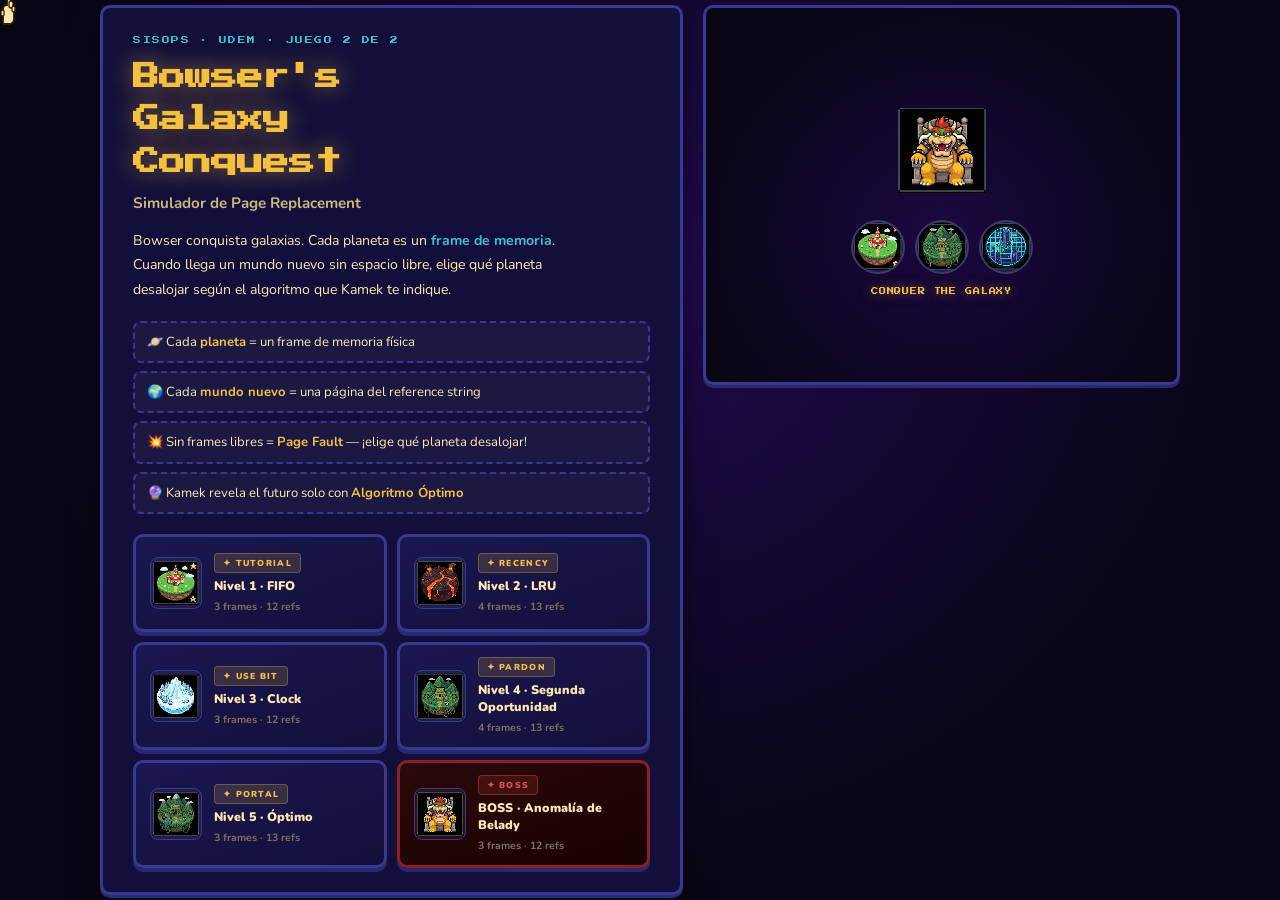
<file: web/page_replace_game.html>
<!doctype html>
<html lang="es">
  <head>
    <meta charset="UTF-8" />
    <meta name="viewport" content="width=device-width, initial-scale=1.0" />
    <title>Bowser's Galaxy — Page Replacement</title>
    <link rel="preconnect" href="https://fonts.googleapis.com" />
    <link rel="preconnect" href="https://fonts.gstatic.com" crossorigin />
    <link
      href="https://fonts.googleapis.com/css2?family=Press+Start+2P&family=Nunito:wght@700;800;900&family=JetBrains+Mono:wght@400;700&display=swap"
      rel="stylesheet"
    />
    <style>
      :root {
        --bg: #080614;
        --bg2: #0f0c28;
        --panel: #12103a;
        --panel2: #1a1850;
        --ink: #ffe8b0;
        --ink2: #c8b880;
        --ink3: #807060;
        --gold: #f5c040;
        --gold-d: #b88a10;
        --green: #50c870;
        --green-d: #208040;
        --red: #e05050;
        --red-d: #902020;
        --blue: #4090e0;
        --purple: #9060e0;
        --cyan: #40c0d0;
        --orange: #e08030;
        --border: #2a2870;
        --border2: #3a3890;
        --px: 3px;
      }
      *,
      *::before,
      *::after {
        box-sizing: border-box;
        margin: 0;
        padding: 0;
      }
      html,
      body {
        width: 100%;
        height: 100%;
        overflow: hidden;
        user-select: none;
      }
      body {
        font-family: "Nunito", sans-serif;
        color: var(--ink);
        background: var(--bg);
        cursor: none;
      }
      button {
        font-family: inherit;
        cursor: pointer;
      }
      .screen {
        position: fixed;
        inset: 0;
        display: flex;
        align-items: center;
        justify-content: center;
      }
      .hidden {
        display: none !important;
      }
      .px-card {
        background: var(--panel);
        border: var(--px) solid var(--border2);
        box-shadow:
          0 var(--px) 0 var(--border),
          0 8px 32px rgba(0, 0, 0, 0.5);
        border-radius: 10px;
      }
      .asset-img {
        display: block;
        image-rendering: pixelated;
        image-rendering: crisp-edges;
      }

      /* STARS */
      .star-bg {
        position: fixed;
        inset: 0;
        pointer-events: none;
        overflow: hidden;
        z-index: 0;
      }
      .star {
        position: absolute;
        border-radius: 50%;
        background: #fff;
        animation: twinkle var(--d, 3s) var(--dl, 0s) ease-in-out infinite
          alternate;
      }
      @keyframes twinkle {
        from {
          opacity: 0.1;
        }
        to {
          opacity: 0.85;
        }
      }

      /* ── TITLE ── */
      #scTitle {
        flex-direction: column;
        overflow-y: auto;
        padding: 20px;
        background: radial-gradient(ellipse at 50% 30%, #200a50, var(--bg) 70%);
      }
      .title-wrap {
        position: relative;
        z-index: 1;
        width: min(1080px, 100%);
        display: grid;
        grid-template-columns: 1.1fr 0.9fr;
        gap: 20px;
        align-items: start;
      }
      @media (max-width: 860px) {
        .title-wrap {
          grid-template-columns: 1fr;
        }
      }
      .title-left {
        padding: 28px 30px 24px;
      }
      .t-eyebrow {
        font-family: "Press Start 2P", monospace;
        font-size: 0.48rem;
        letter-spacing: 0.2em;
        color: var(--cyan);
        text-transform: uppercase;
        margin-bottom: 12px;
      }
      .t-main {
        font-family: "Press Start 2P", monospace;
        font-size: clamp(1rem, 3.2vw, 1.65rem);
        line-height: 1.6;
        color: var(--gold);
        text-shadow: 0 0 24px rgba(245, 192, 64, 0.55);
        margin-bottom: 10px;
      }
      .t-sub {
        font-size: 0.95rem;
        font-weight: 700;
        color: var(--ink2);
        margin-bottom: 16px;
      }
      .t-lead {
        font-size: 0.88rem;
        line-height: 1.75;
        margin-bottom: 18px;
        max-width: 56ch;
      }
      .t-lead strong {
        color: var(--cyan);
      }
      .concept-row {
        display: grid;
        gap: 8px;
        margin-bottom: 20px;
      }
      .concept-pill {
        padding: 9px 12px;
        border-radius: 8px;
        background: rgba(255, 255, 255, 0.04);
        border: 2px dashed var(--border2);
        font-size: 0.82rem;
        line-height: 1.55;
      }
      .concept-pill b {
        color: var(--gold);
      }
      .level-grid {
        display: grid;
        grid-template-columns: 1fr 1fr;
        gap: 10px;
      }
      .lv-btn {
        text-align: left;
        min-height: 98px;
        padding: 12px 14px;
        background: linear-gradient(160deg, var(--panel2), var(--panel));
        border: var(--px) solid var(--border2);
        border-radius: 10px;
        box-shadow: 0 4px 0 var(--border);
        font-size: 0.78rem;
        font-weight: 900;
        color: var(--ink);
        transition:
          transform 0.1s,
          box-shadow 0.12s,
          border-color 0.12s;
        display: flex;
        align-items: center;
        gap: 12px;
        cursor: pointer;
      }
      .lv-btn:hover {
        transform: translateY(-2px);
        box-shadow:
          0 6px 0 var(--border),
          0 0 20px rgba(245, 192, 64, 0.2);
        border-color: var(--gold);
      }
      .lv-btn:active {
        transform: translateY(3px);
        box-shadow: 0 1px 0 var(--border);
      }
      .lv-btn.boss-btn {
        background: linear-gradient(160deg, #2a0a0a, #1a0000);
        border-color: var(--red-d);
      }
      .lv-btn.boss-btn:hover {
        border-color: var(--red);
        box-shadow:
          0 6px 0 var(--border),
          0 0 20px rgba(224, 80, 80, 0.3);
      }
      .lv-btn-text small {
        display: block;
        font-weight: 700;
        color: var(--ink3);
        margin-top: 5px;
        font-size: 0.66rem;
      }
      .lv-tag {
        display: inline-block;
        padding: 3px 8px;
        border-radius: 4px;
        font-size: 0.54rem;
        letter-spacing: 0.15em;
        text-transform: uppercase;
        font-weight: 900;
        background: rgba(245, 192, 64, 0.15);
        color: var(--gold);
        margin-bottom: 4px;
        border: 1px solid rgba(245, 192, 64, 0.3);
      }
      .lv-tag.boss {
        background: rgba(224, 80, 80, 0.15);
        color: var(--red);
        border-color: rgba(224, 80, 80, 0.4);
      }
      .title-right {
        border: var(--px) solid var(--border2);
        box-shadow: 0 var(--px) 0 var(--border);
        border-radius: 10px;
        min-height: 380px;
        position: relative;
        overflow: hidden;
        background: radial-gradient(ellipse at 50% 60%, #1a0840, var(--bg) 80%);
      }

      /* ── GAME ── */
      #scGame {
        flex-direction: column;
        padding: 0;
        align-items: stretch;
        background: var(--bg);
      }
      .hud {
        display: flex;
        gap: 8px;
        align-items: center;
        padding: 7px 12px;
        flex-shrink: 0;
        background: rgba(18, 16, 58, 0.96);
        backdrop-filter: blur(4px);
        border-bottom: var(--px) solid var(--border2);
        flex-wrap: wrap;
        z-index: 10;
      }
      .hud-stat {
        padding: 4px 10px;
        background: rgba(255, 255, 255, 0.05);
        border: 1.5px solid var(--border2);
        border-radius: 7px;
        font-size: 0.75rem;
        font-weight: 800;
        white-space: nowrap;
      }
      .hud-stat .val {
        color: var(--gold);
        font-family: "JetBrains Mono", monospace;
      }
      .hud-stat .val.red {
        color: var(--red);
      }
      .hud-stat .val.grn {
        color: var(--green);
      }
      .hud-lvl {
        margin-left: auto;
        font-family: "Press Start 2P", monospace;
        font-size: 0.46rem;
        color: var(--ink3);
        letter-spacing: 0.1em;
      }
      .hud-timer {
        padding: 4px 10px;
        background: rgba(245, 192, 64, 0.12);
        border: 1.5px solid var(--gold-d);
        border-radius: 7px;
        font-family: "JetBrains Mono", monospace;
        font-size: 0.82rem;
        font-weight: 700;
        min-width: 62px;
        text-align: center;
        color: var(--gold);
      }
      .hud-timer.warn {
        background: rgba(224, 80, 80, 0.2);
        border-color: var(--red);
        color: var(--red);
      }
      .hud-btn {
        padding: 4px 10px;
        border: 1.5px solid var(--border2);
        border-radius: 7px;
        font-size: 0.7rem;
        font-weight: 800;
        background: rgba(255, 255, 255, 0.05);
        color: var(--ink);
        box-shadow: 0 2px 0 var(--border);
      }
      .hud-btn:hover {
        border-color: var(--gold);
        color: var(--gold);
      }
      .hud-btn:active {
        transform: translateY(2px);
        box-shadow: none;
      }
      .desk-area {
        flex: 1;
        display: grid;
        grid-template-columns: 1fr 310px;
        gap: 10px;
        padding: 10px 12px;
        min-height: 0;
      }
      @media (max-width: 960px) {
        .desk-area {
          grid-template-columns: 1fr;
        }
      }

      /* GALAXY COL */
      .galaxy-col {
        display: flex;
        flex-direction: column;
        gap: 10px;
        min-height: 0;
      }
      .ref-bar {
        padding: 8px 12px;
        flex-shrink: 0;
        display: flex;
        align-items: center;
        gap: 10px;
        background: rgba(18, 16, 58, 0.9);
        border: var(--px) solid var(--border2);
        border-radius: 8px;
      }
      .ref-label {
        font-family: "Press Start 2P", monospace;
        font-size: 0.42rem;
        color: var(--ink3);
        letter-spacing: 0.1em;
        flex-shrink: 0;
      }
      .ref-scroll {
        display: flex;
        gap: 5px;
        overflow: hidden;
        flex: 1;
        align-items: center;
      }
      .ref-page {
        width: 32px;
        height: 32px;
        border-radius: 6px;
        display: flex;
        align-items: center;
        justify-content: center;
        font-family: "Press Start 2P", monospace;
        font-size: 0.5rem;
        flex-shrink: 0;
        border: 2px solid var(--border2);
        background: rgba(255, 255, 255, 0.05);
        color: var(--ink3);
        transition: all 0.25s;
      }
      .ref-page.current {
        background: var(--gold);
        color: var(--bg);
        border-color: var(--gold-d);
        transform: scale(1.18);
        box-shadow: 0 0 12px rgba(245, 192, 64, 0.55);
      }
      .ref-page.processed {
        opacity: 0.35;
      }
      .ref-page.pfault {
        background: rgba(224, 80, 80, 0.25);
        border-color: var(--red-d);
        color: var(--red);
      }
      .ref-page.phit {
        background: rgba(80, 200, 112, 0.2);
        border-color: var(--green-d);
        color: var(--green);
      }
      .galaxy-map {
        flex: 1;
        min-height: 0;
        position: relative;
        overflow: hidden;
        background: radial-gradient(
          ellipse at 50% 40%,
          #1a0840 0%,
          var(--bg) 70%
        );
        border: var(--px) solid var(--border2);
        border-radius: 10px;
        display: flex;
        align-items: center;
        justify-content: center;
      }
      .planet-grid {
        display: flex;
        gap: 20px;
        align-items: center;
        justify-content: center;
        flex-wrap: wrap;
        padding: 16px;
      }

      /* PLANET SLOT */
      .planet-slot {
        position: relative;
        width: 110px;
        flex-shrink: 0;
        display: flex;
        flex-direction: column;
        align-items: center;
        gap: 5px;
        cursor: default;
        transition: transform 0.15s;
      }
      .planet-slot.clickable {
        cursor: pointer;
      }
      .planet-slot.clickable:hover .planet-ring {
        box-shadow: 0 0 28px rgba(245, 192, 64, 0.7);
        transform: scale(1.08);
      }
      .planet-slot.wrong-flash .planet-ring {
        animation: wFlash 0.4s ease;
      }
      @keyframes wFlash {
        0%,
        100% {
          box-shadow: none;
        }
        50% {
          box-shadow: 0 0 32px rgba(224, 80, 80, 0.9);
        }
      }
      .planet-ring {
        width: 88px;
        height: 88px;
        border-radius: 50%;
        border: 3px solid var(--border2);
        display: flex;
        align-items: center;
        justify-content: center;
        background: var(--panel2);
        position: relative;
        overflow: hidden;
        transition:
          box-shadow 0.2s,
          transform 0.15s;
        image-rendering: pixelated;
      }
      .planet-ring.free {
        background: linear-gradient(135deg, #0e0c2a, #080614);
        border-style: dashed;
        opacity: 0.6;
      }
      .planet-ring img {
        width: 78px;
        height: 78px;
        object-fit: contain;
        image-rendering: pixelated;
        display: block;
      }
      /* badges */
      .p-badge {
        position: absolute;
        top: 2px;
        right: 2px;
        font-family: "Press Start 2P", monospace;
        font-size: 0.38rem;
        padding: 2px 5px;
        border-radius: 3px;
        background: rgba(0, 0, 0, 0.8);
        color: var(--gold);
        border: 1px solid rgba(245, 192, 64, 0.35);
        z-index: 2;
      }
      .p-bit {
        position: absolute;
        bottom: 4px;
        right: 4px;
        width: 15px;
        height: 15px;
        border-radius: 3px;
        display: flex;
        align-items: center;
        justify-content: center;
        font-family: "Press Start 2P", monospace;
        font-size: 0.36rem;
        border: 1.5px solid;
      }
      .p-bit.on {
        background: rgba(80, 200, 112, 0.25);
        border-color: var(--green);
        color: var(--green);
      }
      .p-bit.off {
        background: rgba(224, 80, 80, 0.2);
        border-color: var(--red);
        color: var(--red);
      }
      .p-stamp {
        position: absolute;
        top: 50%;
        left: 50%;
        transform: translate(-50%, -50%) rotate(-10deg);
        font-family: "Press Start 2P", monospace;
        font-size: 0.34rem;
        padding: 2px 4px;
        border: 1.5px solid var(--orange);
        color: var(--orange);
        border-radius: 3px;
        background: rgba(224, 128, 48, 0.15);
        white-space: nowrap;
      }
      .p-pagenum {
        position: absolute;
        bottom: 4px;
        left: 50%;
        transform: translateX(-50%);
        font-family: "Press Start 2P", monospace;
        font-size: 0.4rem;
        background: rgba(0, 0, 0, 0.85);
        color: var(--ink);
        padding: 1px 5px;
        border-radius: 3px;
      }
      .p-frameid {
        font-family: "Press Start 2P", monospace;
        font-size: 0.42rem;
        color: var(--ink3);
      }
      .p-free-lbl {
        position: absolute;
        font-size: 0.65rem;
        font-weight: 800;
        color: rgba(255, 255, 255, 0.22);
      }
      .conquest-flash {
        position: absolute;
        inset: 0;
        border-radius: 50%;
        background: radial-gradient(
          circle,
          rgba(245, 192, 64, 0.7),
          transparent 65%
        );
        pointer-events: none;
        opacity: 0;
        animation: cFlash 0.5s ease forwards;
      }
      @keyframes cFlash {
        0% {
          opacity: 1;
          transform: scale(0.5);
        }
        100% {
          opacity: 0;
          transform: scale(1.9);
        }
      }

      /* LRU bar overlay */
      .lru-bar-wrap {
        position: absolute;
        bottom: 5px;
        left: 50%;
        transform: translateX(-50%);
        width: 68%;
        height: 4px;
        border-radius: 3px;
        background: rgba(0, 0, 0, 0.5);
        border: 1px solid rgba(255, 255, 255, 0.15);
        overflow: hidden;
      }
      .lru-bar-fill {
        height: 100%;
        border-radius: 3px;
        background: var(--cyan);
        transition: width 0.5s;
      }

      /* KAMEK PANEL */
      .kamek-col {
        display: flex;
        flex-direction: column;
        gap: 10px;
        min-height: 0;
        overflow: hidden;
      }
      .kamek-panel {
        flex: 1;
        min-height: 0;
        overflow-y: auto;
        padding: 12px;
        display: flex;
        flex-direction: column;
        gap: 10px;
      }
      .kamek-header {
        font-family: "Press Start 2P", monospace;
        font-size: 0.44rem;
        letter-spacing: 0.1em;
        color: var(--ink3);
      }
      .kamek-speech {
        display: flex;
        gap: 9px;
        align-items: flex-start;
        background: rgba(255, 255, 255, 0.04);
        border: 2px solid var(--border2);
        border-radius: 10px;
        padding: 10px;
        position: relative;
      }
      .kamek-portrait {
        width: 60px;
        height: 60px;
        flex-shrink: 0;
        border: 2px solid var(--border2);
        border-radius: 7px;
        background: rgba(255, 255, 255, 0.04);
        overflow: hidden;
        image-rendering: pixelated;
        display: flex;
        align-items: center;
        justify-content: center;
      }
      .kamek-portrait img {
        width: 52px;
        height: 52px;
        object-fit: contain;
        image-rendering: pixelated;
        display: block;
      }
      .kamek-name {
        font-family: "Press Start 2P", monospace;
        font-size: 0.44rem;
        color: var(--purple);
        margin-bottom: 5px;
      }
      .kamek-text {
        font-size: 0.75rem;
        line-height: 1.6;
      }
      .kamek-text strong {
        color: var(--gold);
      }
      .kamek-text em {
        color: var(--cyan);
      }
      .event-badge {
        text-align: center;
        padding: 8px;
        border-radius: 7px;
        font-family: "Press Start 2P", monospace;
        font-size: 0.54rem;
        letter-spacing: 0.04em;
      }
      .event-badge.fault {
        background: rgba(224, 80, 80, 0.15);
        border: 2px solid var(--red-d);
        color: var(--red);
      }
      .event-badge.hit {
        background: rgba(80, 200, 112, 0.12);
        border: 2px solid var(--green-d);
        color: var(--green);
      }
      .event-badge.wait {
        background: rgba(245, 192, 64, 0.12);
        border: 2px solid var(--gold-d);
        color: var(--gold);
      }
      .event-badge .sub {
        font-size: 0.46rem;
        color: var(--ink3);
        font-family: "Nunito", sans-serif;
        font-weight: 700;
        margin-top: 3px;
        display: block;
      }
      /* algo table */
      .algo-table {
        background: rgba(255, 255, 255, 0.03);
        border: 1.5px solid var(--border2);
        border-radius: 7px;
        overflow: hidden;
      }
      .algo-table-hdr {
        display: grid;
        grid-template-columns: 1fr 1fr 1fr;
        font-family: "Press Start 2P", monospace;
        font-size: 0.38rem;
        color: var(--ink3);
        padding: 5px 8px;
        background: rgba(255, 255, 255, 0.04);
        border-bottom: 1px solid var(--border2);
        letter-spacing: 0.06em;
        text-transform: uppercase;
      }
      .algo-row {
        display: grid;
        grid-template-columns: 1fr 1fr 1fr;
        padding: 5px 8px;
        font-size: 0.7rem;
        font-weight: 800;
        border-bottom: 1px solid rgba(255, 255, 255, 0.04);
        font-family: "JetBrains Mono", monospace;
        transition: background 0.2s;
      }
      .algo-row:last-child {
        border-bottom: none;
      }
      .algo-row.evict {
        background: rgba(224, 80, 80, 0.15);
        color: var(--red);
      }
      .algo-row .pg {
        color: var(--cyan);
      }
      .algo-row .fr {
        color: var(--gold);
      }
      .algo-row .ex {
        color: var(--ink3);
        font-size: 0.62rem;
      }
      /* portal */
      .portal-box {
        background: linear-gradient(
          135deg,
          rgba(144, 96, 224, 0.15),
          rgba(64, 144, 224, 0.1)
        );
        border: 2px solid var(--purple);
        border-radius: 9px;
        padding: 10px;
        text-align: center;
        animation: portalIn 0.5s cubic-bezier(0.34, 1.56, 0.64, 1) both;
      }
      @keyframes portalIn {
        from {
          transform: scale(0.3) rotate(-15deg);
          opacity: 0;
        }
        to {
          transform: none;
          opacity: 1;
        }
      }
      .portal-title {
        font-family: "Press Start 2P", monospace;
        font-size: 0.44rem;
        color: var(--purple);
        margin-bottom: 7px;
        letter-spacing: 0.1em;
      }
      .portal-future {
        display: flex;
        gap: 4px;
        justify-content: center;
        flex-wrap: wrap;
        margin-bottom: 6px;
      }
      .portal-pg {
        width: 28px;
        height: 28px;
        border-radius: 4px;
        display: flex;
        align-items: center;
        justify-content: center;
        font-family: "Press Start 2P", monospace;
        font-size: 0.42rem;
        border: 1.5px solid var(--border2);
        background: rgba(255, 255, 255, 0.06);
      }
      .portal-pg.evict-soon {
        background: rgba(224, 80, 80, 0.2);
        border-color: var(--red-d);
        color: var(--red);
      }
      .portal-pg.safe {
        background: rgba(80, 200, 112, 0.15);
        border-color: var(--green-d);
        color: var(--green);
      }
      /* BOTTOM BAR */
      .bottom-bar {
        display: grid;
        grid-template-columns: 190px 1fr;
        gap: 10px;
        padding: 7px 12px;
        background: rgba(18, 16, 58, 0.96);
        border-top: var(--px) solid var(--border2);
        flex-shrink: 0;
      }
      @media (max-width: 960px) {
        .bottom-bar {
          grid-template-columns: 1fr;
        }
      }
      .bowser-hud {
        display: flex;
        gap: 10px;
        align-items: center;
        padding: 6px;
      }
      .bowser-portrait {
        border: 2px solid var(--gold-d);
        border-radius: 8px;
        overflow: hidden;
        flex-shrink: 0;
        background: rgba(255, 255, 255, 0.04);
        image-rendering: pixelated;
      }
      .bowser-portrait img {
        width: 52px;
        height: 68px;
        object-fit: contain;
        image-rendering: pixelated;
        display: block;
      }
      .bowser-meta h3 {
        font-family: "Press Start 2P", monospace;
        font-size: 0.48rem;
        color: var(--gold);
        margin-bottom: 5px;
        letter-spacing: 0.1em;
      }
      .crowns-row {
        display: flex;
        gap: 5px;
      }
      .crown-icon {
        width: 22px;
        height: 22px;
        display: flex;
        align-items: center;
        justify-content: center;
        image-rendering: pixelated;
        transition: transform 0.3s;
      }
      .crown-icon img {
        width: 100%;
        height: 100%;
        object-fit: contain;
        image-rendering: pixelated;
      }
      .crown-icon.lost {
        filter: grayscale(1);
        opacity: 0.25;
        transform: scale(0.8);
      }
      .crown-icon.lose-anim {
        animation: loseLife 0.4s ease;
      }
      @keyframes loseLife {
        0% {
          transform: scale(1.4) rotate(-15deg);
        }
        50% {
          opacity: 0.5;
        }
        100% {
          transform: scale(0.8);
          opacity: 0.25;
        }
      }
      .msg-bar {
        padding: 7px 12px;
        display: flex;
        flex-direction: column;
        justify-content: center;
        gap: 3px;
      }
      .msg-title {
        font-weight: 900;
        font-size: 0.84rem;
      }
      .msg-text {
        font-size: 0.74rem;
        line-height: 1.55;
      }
      .msg-text strong {
        color: var(--gold);
      }
      .msg-text em {
        color: var(--cyan);
      }

      /* ── BELADY ── */
      #scBelady {
        background: radial-gradient(ellipse at 50% 30%, #2a0000, var(--bg) 70%);
      }
      .belady-wrap {
        display: flex;
        flex-direction: column;
        gap: 10px;
        width: min(900px, 100%);
        padding: 16px;
      }
      .belady-title {
        font-family: "Press Start 2P", monospace;
        font-size: 0.68rem;
        color: var(--red);
        text-shadow: 0 0 16px rgba(224, 80, 80, 0.5);
        letter-spacing: 0.08em;
        text-align: center;
      }
      .belady-sub {
        font-size: 0.78rem;
        color: var(--ink2);
        text-align: center;
      }
      .belady-grid {
        display: grid;
        grid-template-columns: 1fr 1fr;
        gap: 12px;
        flex: 1;
      }
      .belady-side {
        display: flex;
        flex-direction: column;
        gap: 8px;
        border: 2px solid var(--border2);
        border-radius: 10px;
        padding: 12px;
        background: rgba(255, 255, 255, 0.02);
      }
      .belady-side-title {
        font-family: "Press Start 2P", monospace;
        font-size: 0.48rem;
        letter-spacing: 0.1em;
        text-align: center;
        margin-bottom: 4px;
      }
      .bst-blue {
        color: var(--blue);
      }
      .bst-red {
        color: var(--orange);
      }
      .belady-faults {
        font-family: "Press Start 2P", monospace;
        text-align: center;
        font-size: 0.55rem;
        margin-bottom: 4px;
      }
      .belady-faults .n {
        font-size: 1.3rem;
        display: block;
      }
      .bf-blue .n {
        color: var(--blue);
      }
      .bf-red .n {
        color: var(--orange);
      }
      .belady-planets {
        display: flex;
        gap: 8px;
        justify-content: center;
        flex-wrap: wrap;
      }
      .mini-planet {
        width: 60px;
        height: 60px;
        border-radius: 50%;
        border: 2px solid var(--border2);
        display: flex;
        align-items: center;
        justify-content: center;
        background: var(--panel2);
        position: relative;
        image-rendering: pixelated;
        flex-shrink: 0;
      }
      .mini-planet img {
        width: 50px;
        height: 50px;
        object-fit: contain;
        image-rendering: pixelated;
      }
      .mpn {
        position: absolute;
        bottom: 2px;
        font-family: "Press Start 2P", monospace;
        font-size: 0.34rem;
        background: rgba(0, 0, 0, 0.85);
        padding: 1px 4px;
        border-radius: 2px;
        color: var(--ink);
      }
      .belady-btns {
        display: flex;
        gap: 10px;
        justify-content: center;
        margin-top: 6px;
      }

      /* ── RESULTS ── */
      #scResults {
        overflow-y: auto;
        padding: 20px;
        align-items: flex-start;
        justify-content: center;
        background: radial-gradient(ellipse at 50% 20%, #200a50, var(--bg) 70%);
      }
      .results-wrap {
        width: min(900px, 100%);
        display: flex;
        flex-direction: column;
        gap: 12px;
        margin: auto;
      }
      .results-head {
        text-align: center;
        padding: 16px;
      }
      .results-trophy {
        font-size: 3rem;
        animation: tSpin 1.1s cubic-bezier(0.34, 1.56, 0.64, 1) both;
      }
      @keyframes tSpin {
        from {
          transform: scale(0.3) rotate(-20deg);
          opacity: 0;
        }
        to {
          transform: none;
          opacity: 1;
        }
      }
      .results-title {
        font-family: "Press Start 2P", monospace;
        font-size: clamp(0.9rem, 3vw, 1.4rem);
        color: var(--gold);
        text-shadow: 0 0 18px rgba(245, 192, 64, 0.5);
        margin: 10px 0 5px;
        letter-spacing: 0.05em;
      }
      .results-sub {
        font-size: 0.85rem;
        color: var(--cyan);
        letter-spacing: 0.18em;
        text-transform: uppercase;
      }
      .stars-row {
        display: flex;
        gap: 8px;
        justify-content: center;
        margin: 8px 0;
      }
      .star-ico {
        font-size: 2rem;
      }
      .star-ico.lit {
        animation: sPop 0.4s cubic-bezier(0.34, 1.56, 0.64, 1) both;
      }
      .star-ico.dim {
        filter: grayscale(1);
        opacity: 0.3;
      }
      @keyframes sPop {
        from {
          transform: scale(0.4) rotate(-20deg);
        }
        to {
          transform: none;
        }
      }
      .r-stats {
        display: grid;
        grid-template-columns: repeat(4, 1fr);
        gap: 8px;
        padding: 14px;
        background: var(--panel);
        border: var(--px) solid var(--border2);
        border-radius: 10px;
        box-shadow: 0 var(--px) 0 var(--border);
      }
      @media (max-width: 640px) {
        .r-stats {
          grid-template-columns: repeat(2, 1fr);
        }
      }
      .r-stat {
        background: rgba(255, 255, 255, 0.04);
        border: 1.5px solid var(--border2);
        border-radius: 8px;
        padding: 10px;
        text-align: center;
      }
      .r-stat .n {
        font-size: 1.8rem;
        font-weight: 900;
        color: var(--gold);
      }
      .r-stat .n.red {
        color: var(--red);
      }
      .r-stat .n.grn {
        color: var(--green);
      }
      .r-stat .k {
        font-size: 0.62rem;
        text-transform: uppercase;
        color: var(--ink3);
        letter-spacing: 0.1em;
      }
      .r-seq {
        padding: 12px;
        background: var(--panel);
        border: var(--px) solid var(--border2);
        border-radius: 10px;
        box-shadow: 0 var(--px) 0 var(--border);
      }
      .r-seq-label {
        font-family: "Press Start 2P", monospace;
        font-size: 0.44rem;
        color: var(--ink3);
        margin-bottom: 7px;
        letter-spacing: 0.1em;
      }
      .r-seq-row {
        display: flex;
        gap: 4px;
        flex-wrap: wrap;
      }
      .r-seq-item {
        width: 28px;
        height: 28px;
        border-radius: 4px;
        display: flex;
        align-items: center;
        justify-content: center;
        font-family: "Press Start 2P", monospace;
        font-size: 0.42rem;
        border: 1.5px solid var(--border2);
      }
      .r-seq-item.fault {
        background: rgba(224, 80, 80, 0.2);
        border-color: var(--red-d);
        color: var(--red);
      }
      .r-seq-item.hit {
        background: rgba(80, 200, 112, 0.15);
        border-color: var(--green-d);
        color: var(--green);
      }
      .refl-box {
        padding: 14px;
        background: var(--panel);
        border: var(--px) solid var(--border2);
        border-radius: 10px;
        box-shadow: 0 var(--px) 0 var(--border);
      }
      .refl-title {
        font-weight: 900;
        font-size: 0.9rem;
        color: var(--gold);
        margin-bottom: 7px;
      }
      .refl-text {
        font-size: 0.78rem;
        line-height: 1.65;
      }
      .refl-text strong {
        color: var(--gold);
      }
      .refl-text em {
        color: var(--cyan);
      }
      .r-btns {
        display: flex;
        gap: 10px;
        flex-wrap: wrap;
        justify-content: center;
        padding-bottom: 16px;
      }
      /* generic button */
      .g-btn {
        padding: 10px 20px;
        border-radius: 8px;
        font-weight: 900;
        font-size: 0.78rem;
        cursor: pointer;
        border: var(--px) solid;
        box-shadow: 0 4px 0;
        transition:
          transform 0.08s,
          box-shadow 0.08s;
        color: var(--ink);
      }
      .g-btn:hover {
        transform: translateY(-1px);
      }
      .g-btn:active {
        transform: translateY(3px);
        box-shadow: 0 1px 0 !important;
      }
      .g-btn.primary {
        background: linear-gradient(
          180deg,
          rgba(245, 192, 64, 0.3),
          rgba(245, 192, 64, 0.12)
        );
        border-color: var(--gold-d);
        box-shadow: 0 4px 0 var(--gold-d);
      }
      .g-btn.secondary {
        background: rgba(255, 255, 255, 0.05);
        border-color: var(--border2);
        box-shadow: 0 4px 0 var(--border);
      }

      /* FLOATERS */
      #scoreFloater {
        position: fixed;
        font-family: "Press Start 2P", monospace;
        font-size: 0.62rem;
        pointer-events: none;
        z-index: 9999;
        opacity: 0;
      }
      #scoreFloater.pop {
        animation: sfPop 0.9s ease forwards;
      }
      @keyframes sfPop {
        0% {
          opacity: 1;
          transform: translateY(0) scale(1.2);
        }
        60% {
          opacity: 1;
          transform: translateY(-42px) scale(1);
        }
        100% {
          opacity: 0;
          transform: translateY(-68px) scale(0.9);
        }
      }
      .fireball {
        position: fixed;
        width: 18px;
        height: 18px;
        border-radius: 50%;
        pointer-events: none;
        z-index: 400;
        background: radial-gradient(
          circle,
          #fff 20%,
          var(--orange) 50%,
          var(--red) 100%
        );
        box-shadow: 0 0 12px var(--orange);
        animation: fbAnim 0.5s ease forwards;
      }
      @keyframes fbAnim {
        from {
          opacity: 1;
          transform: scale(1.4);
        }
        to {
          opacity: 0;
          transform: scale(0.2);
        }
      }
      #cursor {
        position: fixed;
        width: 22px;
        height: 30px;
        pointer-events: none;
        z-index: 9999;
        transform: translate(-2px, -2px);
      }
      .shake {
        animation: shk 0.35s ease;
      }
      @keyframes shk {
        10% {
          transform: translate(-5px, -3px);
        }
        20% {
          transform: translate(5px, 2px);
        }
        30% {
          transform: translate(-4px, 3px);
        }
        40% {
          transform: translate(4px, -2px);
        }
        50% {
          transform: translate(-3px, 1px);
        }
        60% {
          transform: translate(3px, -1px);
        }
        70% {
          transform: translate(-2px, 2px);
        }
        80% {
          transform: translate(2px, -2px);
        }
        100% {
          transform: none;
        }
      }
    </style>
  </head>
  <body>
    <div class="star-bg" id="starBg"></div>

    <!-- ══ TITLE ══ -->
    <div id="scTitle" class="screen">
      <div class="title-wrap">
        <section class="title-left px-card">
          <div class="t-eyebrow">Sisops · UDEM · Juego 2 de 2</div>
          <h1 class="t-main">Bowser's<br />Galaxy<br />Conquest</h1>
          <p class="t-sub">Simulador de Page Replacement</p>
          <p class="t-lead">
            Bowser conquista galaxias. Cada planeta es un
            <strong>frame de memoria</strong>. Cuando llega un mundo nuevo sin
            espacio libre, elige qué planeta desalojar según el algoritmo que
            Kamek te indique.
          </p>
          <div class="concept-row">
            <div class="concept-pill">
              🪐 Cada <b>planeta</b> = un frame de memoria física
            </div>
            <div class="concept-pill">
              🌍 Cada <b>mundo nuevo</b> = una página del reference string
            </div>
            <div class="concept-pill">
              💥 Sin frames libres = <b>Page Fault</b> — ¡elige qué planeta
              desalojar!
            </div>
            <div class="concept-pill">
              🔮 Kamek revela el futuro solo con <b>Algoritmo Óptimo</b>
            </div>
          </div>
          <div class="level-grid" id="levelGrid"></div>
        </section>
        <section class="title-right" id="titlePreview"></section>
      </div>
    </div>

    <!-- ══ GAME ══ -->
    <div id="scGame" class="screen hidden">
      <div
        style="display: flex; flex-direction: column; width: 100%; height: 100%"
      >
        <div class="hud">
          <div class="hud-stat">
            Score <span class="val" id="hScore">0</span>
          </div>
          <div class="hud-stat">
            Faults <span class="val red" id="hFaults">0</span>
          </div>
          <div class="hud-stat">
            Hits <span class="val grn" id="hHits">0</span>
          </div>
          <div class="hud-stat">
            Frames <span class="val" id="hFrames">0</span>
          </div>
          <div class="hud-timer" id="hTimer">—</div>
          <div class="hud-lvl" id="hLvl">Nivel</div>
          <button class="hud-btn" id="menuBtn">Menú</button>
          <button class="hud-btn" id="restartBtn">↺</button>
        </div>
        <div class="desk-area">
          <div class="galaxy-col">
            <div class="ref-bar px-card">
              <span class="ref-label">REF STRING</span>
              <div class="ref-scroll" id="refScroll"></div>
            </div>
            <div class="galaxy-map" id="galaxyMap">
              <div class="planet-grid" id="planetGrid"></div>
            </div>
          </div>
          <div class="kamek-col px-card">
            <div class="kamek-panel">
              <div class="kamek-header">Consejero Kamek</div>
              <div class="kamek-speech">
                <div class="kamek-portrait">
                  <img
                    src="img/Kamek.png"
                    alt="Kamek"
                    class="asset-img"
                    style="width: 52px; height: 52px"
                  />
                </div>
                <div>
                  <div class="kamek-name">Kamek</div>
                  <div class="kamek-text" id="kamekText">
                    Listo para servir a Su Majestad...
                  </div>
                </div>
              </div>
              <div class="event-badge hidden" id="eventBadge"></div>
              <div id="algoPanel"></div>
            </div>
          </div>
        </div>
        <div class="bottom-bar">
          <section class="bowser-hud px-card">
            <div class="bowser-portrait">
              <img
                src="img/Bowser.png"
                alt="Bowser"
                class="asset-img"
                style="width: 52px; height: 68px"
              />
            </div>
            <div class="bowser-meta">
              <h3>BOWSER</h3>
              <div class="crowns-row" id="crownsRow"></div>
            </div>
          </section>
          <section class="msg-bar px-card">
            <div class="msg-title" id="msgTitle">Conquista iniciada</div>
            <div class="msg-text" id="msgText">
              Espera el <strong>PAGE FAULT</strong> y haz clic en el planeta
              correcto.
            </div>
          </section>
        </div>
      </div>
    </div>

    <!-- ══ BELADY BOSS ══ -->
    <div id="scBelady" class="screen hidden">
      <div class="belady-wrap px-card">
        <div class="belady-title">BOSS — ANOMALÍA DE BELADY</div>
        <div class="belady-sub">
          Mismo string, FIFO, distinto número de frames. ¿Más frames siempre
          ayuda?
        </div>
        <div
          id="beladyRefBar"
          style="
            display: flex;
            gap: 4px;
            justify-content: center;
            flex-wrap: wrap;
            padding: 6px;
          "
        ></div>
        <div class="belady-grid">
          <div class="belady-side">
            <div class="belady-side-title bst-blue">Ejército A — 3 Frames</div>
            <div class="belady-faults bf-blue" id="bFaultsL">
              Faults<span class="n" id="bFaultsLN">0</span>
            </div>
            <div class="belady-planets" id="bPlanetsL"></div>
          </div>
          <div class="belady-side">
            <div class="belady-side-title bst-red">Ejército B — 4 Frames</div>
            <div class="belady-faults bf-red" id="bFaultsR">
              Faults<span class="n" id="bFaultsRN">0</span>
            </div>
            <div class="belady-planets" id="bPlanetsR"></div>
          </div>
        </div>
        <div
          id="beladyMsg"
          style="
            text-align: center;
            font-size: 0.78rem;
            color: var(--ink2);
            padding: 6px;
            min-height: 44px;
          "
        ></div>
        <div class="belady-btns">
          <button class="g-btn primary" id="bStepBtn">▶ Siguiente paso</button>
          <button class="g-btn secondary" id="bMenuBtn">🏠 Menú</button>
        </div>
      </div>
    </div>

    <!-- ══ RESULTS ══ -->
    <div id="scResults" class="screen hidden">
      <div class="results-wrap">
        <div class="results-head">
          <div class="results-trophy" id="rTrophy">🏆</div>
          <h1 class="results-title" id="rTitle">Galaxia Conquistada</h1>
          <div class="results-sub" id="rSub">Resumen</div>
          <div class="stars-row" id="starsRow"></div>
        </div>
        <div class="r-stats px-card">
          <div class="r-stat">
            <div class="n" id="rScore">0</div>
            <div class="k">Puntaje</div>
          </div>
          <div class="r-stat">
            <div class="n red" id="rFaults">0</div>
            <div class="k">Page Faults</div>
          </div>
          <div class="r-stat">
            <div class="n grn" id="rHits">0</div>
            <div class="k">Hits</div>
          </div>
          <div class="r-stat">
            <div class="n" id="rFaultRate">0%</div>
            <div class="k">Fault Rate</div>
          </div>
        </div>
        <div class="r-seq px-card">
          <div class="r-seq-label">Historial — Verde=Hit / Rojo=Fault</div>
          <div class="r-seq-row" id="rSeqRow"></div>
        </div>
        <div class="refl-box px-card">
          <div class="refl-title">Lo que aprendiste</div>
          <div class="refl-text" id="rRefl"></div>
        </div>
        <div class="r-btns">
          <button class="g-btn primary" id="rPlayAgain">Repetir</button>
          <button class="g-btn primary" id="rNext">Siguiente</button>
          <button class="g-btn secondary" id="rMenu">Menu</button>
        </div>
      </div>
    </div>

    <div id="scoreFloater">+20</div>
    <div id="cursor">
      <svg viewBox="0 0 22 30" width="22" height="30">
        <path
          d="M5 26L5 11Q5 7 9 7L9 3Q9 1 11 1Q13 1 13 3L13 7Q15 7 16 9L17 11Q17 13 16 14L16 21Q16 25 12 26Z"
          fill="#ffe8b0"
          stroke="#2d1b00"
          stroke-width="1.8"
        />
        <rect
          x="11"
          y="3"
          width="4"
          height="7"
          rx="2"
          fill="#ffe8b0"
          stroke="#2d1b00"
          stroke-width="1.3"
        />
        <rect
          x="14"
          y="8"
          width="3"
          height="6"
          rx="1.5"
          fill="#ffe8b0"
          stroke="#2d1b00"
          stroke-width="1.3"
        />
        <rect
          x="3"
          y="12"
          width="3"
          height="6"
          rx="1.5"
          fill="#ffe8b0"
          stroke="#2d1b00"
          stroke-width="1.3"
        />
      </svg>
    </div>

    <script>
      "use strict";

      /* ══ ASSETS ══ */
      const PA = (n) => "img/Planet" + n + ".png"; // Planet0.png … Planet8.png — provided by user
      const pageAsset = (p) => PA(p % 9);
      function mkImg(src, w, h) {
        const i = document.createElement("img");
        i.src = src;
        i.className = "asset-img";
        if (w) i.style.width = w + "px";
        if (h) i.style.height = h + "px";
        i.style.objectFit = "contain";
        i.draggable = false;
        return i;
      }

      /* ══ AUDIO ══ */
      let _ac = null;
      function ac() {
        return (
          _ac ||
          (_ac = new (window.AudioContext || window.webkitAudioContext)())
        );
      }
      function snd(t) {
        try {
          const c = ac(),
            n = c.currentTime;
          const p = (f, s, g = 0.2, d = 0.16, tp = "triangle") => {
            const o = c.createOscillator(),
              ga = c.createGain();
            o.connect(ga);
            ga.connect(c.destination);
            o.type = tp;
            o.frequency.value = f;
            ga.gain.setValueAtTime(g, s);
            ga.gain.exponentialRampToValueAtTime(0.001, s + d);
            o.start(s);
            o.stop(s + d + 0.05);
          };
          if (t === "hit") {
            p(880, n, 0.13, 0.08);
            p(1100, n + 0.04, 0.09, 0.07);
          }
          if (t === "fault") {
            p(150, n, 0.25, 0.35, "sawtooth");
            p(110, n + 0.12, 0.2, 0.35, "sawtooth");
          }
          if (t === "correct") {
            p(523, n, 0.2, 0.12);
            p(659, n + 0.1, 0.2, 0.12);
            p(784, n + 0.2, 0.18, 0.22);
            p(1047, n + 0.28, 0.15, 0.28);
          }
          if (t === "wrong") {
            p(280, n, 0.22, 0.28, "square");
            p(200, n + 0.15, 0.2, 0.28, "square");
          }
          if (t === "portal") {
            [392, 494, 587, 784, 988].forEach((f, i) =>
              p(f, n + i * 0.09, 0.22, 0.3),
            );
          }
          if (t === "boss") {
            p(55, n, 0.35, 0.6, "sawtooth");
            p(80, n + 0.1, 0.28, 0.5, "square");
          }
          if (t === "star") {
            [523, 659, 784, 1047].forEach((f, i) =>
              p(f, n + i * 0.1, 0.2, 0.28),
            );
          }
          if (t === "fire") {
            p(440, n, 0.16, 0.1);
            p(550, n + 0.05, 0.1, 0.08);
          }
        } catch (e) {}
      }

      /* ══ LEVELS ══ */
      const LEVELS = [
        {
          id: 0,
          name: "Nivel 1 · FIFO",
          algo: "FIFO",
          tag: "Tutorial",
          numFrames: 3,
          numLives: 3,
          ref: [1, 2, 3, 4, 1, 2, 5, 1, 2, 3, 4, 5],
          starT: [260, 180, 100],
          intro:
            "¡Majestad! Usamos <strong>FIFO</strong> — el primero en llegar es el primero en irse. El planeta más <em>antiguo</em> debe ser desalojado.",
          refl: "<strong>FIFO</strong> (First-In, First-Out) siempre desaloja el frame que lleva más tiempo en memoria, sin importar si fue visitado recientemente. Simple pero puede ser ineficiente.",
        },
        {
          id: 1,
          name: "Nivel 2 · LRU",
          algo: "LRU",
          tag: "Recency",
          numFrames: 4,
          numLives: 3,
          ref: [7, 0, 1, 2, 0, 3, 0, 4, 2, 3, 0, 3, 2],
          starT: [320, 220, 120],
          intro:
            "<strong>LRU</strong> — Least Recently Used. Desalojamos el planeta que lleva más tiempo <em>sin ser visitado</em>. El más olvidado debe irse.",
          refl: "<strong>LRU</strong> usa el historial de accesos: el menos visitado recientemente sale primero. Es más inteligente que FIFO pero requiere rastrear el tiempo de último uso por frame.",
        },
        {
          id: 2,
          name: "Nivel 3 · Clock",
          algo: "Clock",
          tag: "Use Bit",
          numFrames: 3,
          numLives: 3,
          ref: [1, 2, 3, 4, 1, 2, 5, 1, 2, 3, 4, 5],
          starT: [280, 190, 100],
          intro:
            "El <strong>Algoritmo Clock</strong>. Cada planeta tiene un <strong>bit de uso</strong> (0 o 1). La manecilla rota: si el bit es 1 lo pone en 0. Si ya es 0, ese planeta sale.",
          refl: "<strong>Clock</strong> aproxima LRU con un simple bit de referencia por frame. La manecilla da una segunda oportunidad a los frames usados recientemente antes de desalojarlos.",
        },
        {
          id: 3,
          name: "Nivel 4 · Segunda Oportunidad",
          algo: "SC",
          tag: "Pardon",
          numFrames: 4,
          numLives: 3,
          ref: [7, 0, 1, 2, 0, 3, 0, 4, 2, 3, 0, 3, 2],
          starT: [320, 220, 120],
          intro:
            "<strong>Segunda Oportunidad</strong>. Como FIFO pero con piedad: si el planeta más viejo tiene sello de indulto, lo conservamos y va al final de la cola.",
          refl: "<strong>Segunda Oportunidad</strong> combina FIFO con un bit de referencia. Los planetas frecuentes reciben una segunda oportunidad antes de ser desalojados definitivamente.",
        },
        {
          id: 4,
          name: "Nivel 5 · Óptimo",
          algo: "OPT",
          tag: "Portal",
          numFrames: 3,
          numLives: 3,
          ref: [7, 0, 1, 2, 0, 3, 0, 4, 2, 3, 0, 3, 2],
          starT: [360, 260, 140],
          intro:
            "¡Mi hechizo más poderoso! El <strong>Portal Temporal</strong> revela el futuro. Desalojamos el planeta que tardará <em>más tiempo en volver a ser necesario</em>.",
          refl: "<strong>Optimal</strong> (Bélády) requiere conocer el futuro — por eso es teórico. Produce el mínimo posible de page faults y se usa como referencia comparativa para los demás algoritmos.",
        },
        {
          id: 5,
          name: "BOSS · Anomalía de Belady",
          algo: "BELADY",
          tag: "BOSS",
          numFrames: 3,
          numLives: 3,
          isBoss: true,
          ref: [1, 2, 3, 4, 1, 2, 5, 1, 2, 3, 4, 5],
          starT: [999, 999, 999],
          intro:
            "¡Majestad... hay algo extraño! Con <strong>FIFO</strong>, usar <em>más frames</em> puede producir <em>más faults</em>. Esto se llama la <strong>Anomalía de Belady</strong>.",
          refl: "La <strong>Anomalía de Belady</strong>: con FIFO, añadir más frames puede empeorar el rendimiento. Esto NO ocurre con LRU u Optimal, que son algoritmos de tipo <em>stack</em>.",
        },
      ];

      /* ══ STATE ══ */
      const S = {
        li: 0,
        score: 0,
        lives: 3,
        faults: 0,
        hits: 0,
        frames: [],
        step: 0,
        ref: [],
        algo: "",
        awaitEvict: false,
        clockPtr: 0,
        scQueue: [],
        history: [],
      };
      const $ = (id) => document.getElementById(id);
      const lv = () => LEVELS[S.li];

      /* ══ UI HELPERS ══ */
      function showFloater(x, y, txt, c = "#f5c040") {
        const el = $("scoreFloater");
        el.textContent = txt;
        el.style.color = c;
        el.style.left = x + "px";
        el.style.top = y + "px";
        el.classList.remove("pop");
        void el.offsetWidth;
        el.classList.add("pop");
      }
      function speak(t, b) {
        $("msgTitle").textContent = t;
        $("msgText").innerHTML = b;
      }
      function kamek(t) {
        $("kamekText").innerHTML = t;
      }
      function showEv(cls, main, sub = "") {
        const el = $("eventBadge");
        el.className = "event-badge " + cls;
        el.innerHTML = main + (sub ? `<span class="sub">${sub}</span>` : "");
        el.classList.remove("hidden");
      }
      function hideEv() {
        $("eventBadge").classList.add("hidden");
      }
      function shakeGame() {
        $("scGame").classList.remove("shake");
        void $("scGame").offsetWidth;
        $("scGame").classList.add("shake");
        $("scGame").addEventListener(
          "animationend",
          () => $("scGame").classList.remove("shake"),
          { once: true },
        );
      }

      /* ══ TIMER ══ */
      let _ti = null,
        _ts = 0;
      function startTimer() {
        clearInterval(_ti);
        _ts = 0;
        $("hTimer").textContent = "0s";
        $("hTimer").classList.remove("warn");
        _ti = setInterval(() => {
          _ts++;
          $("hTimer").textContent = _ts + "s";
          $("hTimer").classList.toggle("warn", _ts > 25);
        }, 1000);
      }
      function stopTimer() {
        clearInterval(_ti);
        $("hTimer").textContent = "—";
        $("hTimer").classList.remove("warn");
      }

      /* ══ START ══ */
      function startLevel(li) {
        S.li = li;
        const lev = LEVELS[li];
        if (lev.isBoss) {
          showScreen("belady");
          initBelady();
          return;
        }
        S.score = 0;
        S.lives = lev.numLives;
        S.faults = 0;
        S.hits = 0;
        S.step = 0;
        S.ref = [...lev.ref];
        S.algo = lev.algo;
        S.awaitEvict = false;
        S.history = [];
        S.frames = Array.from({ length: lev.numFrames }, (_, i) => ({
          id: i,
          page: null,
          arr: -1,
          last: -1,
          useB: 0,
          sc: false,
        }));
        S.clockPtr = 0;
        S.scQueue = [];
        showScreen("game");
        renderHUD();
        renderCrowns();
        renderRef();
        renderPlanets();
        kamek(lev.intro);
        hideEv();
        $("algoPanel").innerHTML = "";
        $("hLvl").textContent = lev.name;
        speak(
          "Conquista iniciada",
          `Algoritmo: <strong>${lev.algo}</strong>. Cuando haya <strong>Page Fault</strong>, haz clic en el planeta correcto.`,
        );
        startTimer();
        setTimeout(() => step(), 600);
      }

      /* ══ ALGORITHMS ══ */
      function inFrames(pg) {
        return S.frames.findIndex((f) => f.page === pg);
      }
      function freeFrame() {
        return S.frames.findIndex((f) => f.page === null);
      }
      function correctEvict() {
        const a = S.algo;
        if (a === "FIFO") {
          let bi = -1,
            bt = Infinity;
          S.frames.forEach((f, i) => {
            if (f.page !== null && f.arr < bt) {
              bt = f.arr;
              bi = i;
            }
          });
          return bi;
        }
        if (a === "LRU") {
          let bi = -1,
            bt = Infinity;
          S.frames.forEach((f, i) => {
            if (f.page !== null && f.last < bt) {
              bt = f.last;
              bi = i;
            }
          });
          return bi;
        }
        if (a === "Clock") {
          const n = S.frames.length;
          let p = S.clockPtr;
          for (let i = 0; i < n * 2; i++) {
            if (S.frames[p].useB === 0) return p;
            S.frames[p].useB = 0;
            p = (p + 1) % n;
          }
          return S.clockPtr;
        }
        if (a === "SC") {
          const n = S.frames.length;
          for (let i = 0; i < n * 2; i++) {
            const p = S.scQueue[0];
            if (!S.frames[p].sc) {
              S.scQueue.shift();
              return p;
            }
            S.frames[p].sc = false;
            S.scQueue.push(S.scQueue.shift());
          }
          return S.scQueue[0] ?? 0;
        }
        if (a === "OPT") {
          const fut = S.ref.slice(S.step + 1);
          let bi = -1,
            bd = -1;
          S.frames.forEach((f, i) => {
            if (f.page === null) return;
            const ni = fut.indexOf(f.page);
            const d = ni === -1 ? Infinity : ni;
            if (d > bd) {
              bd = d;
              bi = i;
            }
          });
          return bi;
        }
        return 0;
      }
      function fillFrame(fi, pg) {
        S.frames[fi].page = pg;
        S.frames[fi].arr = S.step;
        S.frames[fi].last = S.step;
        S.frames[fi].useB = 1;
        S.frames[fi].sc = false;
        if (S.algo === "SC" && !S.scQueue.includes(fi)) S.scQueue.push(fi);
        if (S.algo === "Clock") S.clockPtr = (fi + 1) % S.frames.length;
      }

      /* ══ STEP ══ */
      function step() {
        if (S.step >= S.ref.length) {
          showResults();
          return;
        }
        const pg = S.ref[S.step];
        renderRef();
        const fi = inFrames(pg);
        if (fi >= 0) {
          // HIT
          S.hits++;
          S.score += 20;
          S.frames[fi].last = S.step;
          S.frames[fi].useB = 1;
          S.frames[fi].sc = true;
          S.history.push("hit");
          showFloater(
            window.innerWidth * 0.35,
            window.innerHeight * 0.4,
            "+20",
            var_green,
          );
          showEv("hit", "HIT", `pg${pg} en Frame ${fi}`);
          snd("hit");
          kamek(
            `La página <strong>${pg}</strong> ya está en el <em>Frame ${fi}</em>. ¡Hit!`,
          );
          speak(
            "Hit!",
            `Página <strong>${pg}</strong> ya en memoria. +20 puntos.`,
          );
          renderHUD();
          renderPlanets();
          S.step++;
          setTimeout(() => step(), 900);
        } else {
          // FAULT
          S.faults++;
          S.history.push("fault");
          snd("fault");
          const ff = freeFrame();
          if (ff >= 0) {
            fillFrame(ff, pg);
            showEv("fault", "PAGE FAULT", `pg${pg} → Frame ${ff} libre`);
            kamek(
              `Page fault en <strong>${pg}</strong>. Frame libre F${ff} disponible. ¡Conquistado!`,
            );
            speak(
              "Page Fault — Frame libre",
              `Página <strong>${pg}</strong> entra al frame libre F${ff}.`,
            );
            renderHUD();
            renderPlanets();
            S.step++;
            setTimeout(() => step(), 900);
          } else {
            S.awaitEvict = true;
            const ce = correctEvict();
            showEv("wait", "PAGE FAULT", "Haz clic en el planeta a desalojar");
            showAlgoPanel(ce);
            if (S.algo === "OPT") showPortal(ce);
            kamek(hintKamek(ce));
            speak(
              "Page Fault — Elige planeta",
              `No hay frames libres. Haz clic en el planeta correcto según <strong>${S.algo}</strong>.`,
            );
            renderHUD();
            renderPlanets(true);
          }
        }
      }
      const var_green = "#50c870";

      function evict(clicked) {
        if (!S.awaitEvict) return;
        const ce = correctEvict(),
          pg = S.ref[S.step];
        // Apply clock bit clearing
        if (S.algo === "Clock") {
          const n = S.frames.length;
          let p = S.clockPtr;
          for (let i = 0; i < n * 2; i++) {
            if (p === ce) break;
            S.frames[p].useB = 0;
            p = (p + 1) % n;
          }
          S.clockPtr = (ce + 1) % n;
        }
        if (S.algo === "SC") {
          const idx = S.scQueue.indexOf(ce);
          if (idx >= 0) S.scQueue.splice(idx, 1);
        }
        if (clicked === ce) {
          // Correct
          S.score += 50;
          S.awaitEvict = false;
          snd("correct");
          showFloater(
            window.innerWidth * 0.35,
            window.innerHeight * 0.4,
            "+50",
            "#f5c040",
          );
          const evPg = S.frames[ce].page;
          fireEffect(ce);
          S.frames[ce].page = null;
          fillFrame(ce, pg);
          hideEv();
          $("algoPanel").innerHTML = "";
          kamek(
            `¡Correcto! pg<strong>${evPg}</strong> desalojado para dar paso a pg<strong>${pg}</strong>.`,
          );
          speak(
            "Correcto!",
            `Página <strong>${evPg}</strong> desalojada. Página <strong>${pg}</strong> conquista el Frame ${ce}. +50 pts`,
          );
          renderHUD();
          renderPlanets();
          S.step++;
          setTimeout(() => step(), 800);
        } else {
          // Wrong
          S.lives = Math.max(0, S.lives - 1);
          snd("wrong");
          shakeGame();
          const slots = $("planetGrid").querySelectorAll(".planet-slot");
          slots[clicked]?.classList.add("wrong-flash");
          setTimeout(
            () => slots[clicked]?.classList.remove("wrong-flash"),
            500,
          );
          kamek(wrongHint(ce, clicked));
          speak(
            "Incorrecto",
            `Ese no era el planeta correcto según <strong>${S.algo}</strong>. Intenta de nuevo.`,
          );
          renderCrowns(true);
          renderHUD();
          if (S.lives <= 0) {
            S.awaitEvict = false;
            setTimeout(() => showResults(), 700);
          } else renderPlanets(true);
        }
      }

      /* ══ HINTS ══ */
      function hintKamek(ce) {
        const f = S.frames[ce],
          a = S.algo;
        if (a === "FIFO")
          return `El planeta más antiguo es <strong>pg${f.page}</strong> (llegó en paso ${f.arr + 1}). ¡Ese debe irse!`;
        if (a === "LRU")
          return `<strong>pg${f.page}</strong> fue visitado por última vez en el paso ${f.last + 1}. ¡El más olvidado cae!`;
        if (a === "Clock")
          return `La manecilla apunta a <em>F${ce}</em>. Si el bit es <strong>0</strong> lo desalojamos. Si es 1, lo ponemos en 0 y giramos.`;
        if (a === "SC")
          return `El frente de la cola es <strong>pg${f.page}</strong>. ${f.sc ? "Tiene indulto, lo perdonamos y va al final." : "Sin indulto, sale de la galaxia."}`;
        if (a === "OPT")
          return `¡El portal muestra el futuro! <strong>pg${f.page}</strong> tardará más en regresar. ¡Ese es el candidato!`;
        return "Elige con sabiduría, Majestad.";
      }
      function wrongHint(ce, cl) {
        const fc = S.frames[ce],
          fw = S.frames[cl],
          a = S.algo;
        if (a === "FIFO")
          return `¡Incorrecto! pg<strong>${fw.page}</strong> llegó después. FIFO desaloja el <em>más antiguo</em>, que es pg<strong>${fc.page}</strong>.`;
        if (a === "LRU")
          return `¡Incorrecto! pg<strong>${fw.page}</strong> fue visitado más recientemente. LRU desaloja el <em>menos usado</em>.`;
        if (a === "Clock")
          return `¡Incorrecto! La manecilla busca el primer frame con <em>bit de uso = 0</em>. Sigue el orden del reloj.`;
        if (a === "SC")
          return `¡Incorrecto! Solo desalojamos el frente de la cola si <em>no tiene indulto</em>. Revisa los sellos.`;
        if (a === "OPT")
          return `¡Incorrecto! El portal muestra que pg<strong>${fc.page}</strong> tardará más en aparecer. ¡Ese desalojamos!`;
        return `¡Incorrecto! El correcto era F${ce}.`;
      }

      /* ══ ALGO PANEL ══ */
      function showAlgoPanel(ce) {
        const panel = $("algoPanel");
        panel.innerHTML = "";
        if (S.algo === "OPT") return;
        const div = document.createElement("div");
        div.className = "algo-table";
        const headers = [
          "Frame",
          "Página",
          S.algo === "FIFO"
            ? "Llegó"
            : S.algo === "LRU"
              ? "Últ.uso"
              : S.algo === "Clock"
                ? "Bit"
                : S.algo === "SC"
                  ? "Indulto"
                  : "—",
        ];
        const hdr = document.createElement("div");
        hdr.className = "algo-table-hdr";
        headers.forEach((h) => {
          const c = document.createElement("div");
          c.textContent = h;
          hdr.appendChild(c);
        });
        div.appendChild(hdr);
        S.frames.forEach((f, i) => {
          if (f.page === null) return;
          const row = document.createElement("div");
          row.className = "algo-row" + (i === ce ? " evict" : "");
          const c1 = document.createElement("div");
          c1.className = "fr";
          c1.textContent = "F" + i;
          row.appendChild(c1);
          const c2 = document.createElement("div");
          c2.className = "pg";
          c2.textContent = "pg" + f.page;
          row.appendChild(c2);
          const c3 = document.createElement("div");
          c3.className = "ex";
          if (S.algo === "FIFO") c3.textContent = "t=" + (f.arr + 1);
          else if (S.algo === "LRU") c3.textContent = "t=" + (f.last + 1);
          else if (S.algo === "Clock") c3.textContent = f.useB ? "1" : "0 ←";
          else if (S.algo === "SC") c3.textContent = f.sc ? "INDULTO" : "fuera";
          row.appendChild(c3);
          div.appendChild(row);
        });
        panel.appendChild(div);
      }
      function showPortal(ce) {
        const panel = $("algoPanel");
        panel.innerHTML = "";
        snd("portal");
        const fut = S.ref.slice(S.step + 1, S.step + 9);
        const tgPg = S.frames[ce]?.page;
        const box = document.createElement("div");
        box.className = "portal-box";
        const ttl = document.createElement("div");
        ttl.className = "portal-title";
        ttl.textContent = "PORTAL TEMPORAL";
        box.appendChild(ttl);
        const pf = document.createElement("div");
        pf.className = "portal-future";
        fut.forEach((p) => {
          const d = document.createElement("div");
          d.className = "portal-pg";
          d.textContent = p;
          if (p === tgPg) d.classList.add("evict-soon");
          else if (S.frames.find((f) => f.page === p)) d.classList.add("safe");
          pf.appendChild(d);
        });
        box.appendChild(pf);
        const ni = fut.indexOf(tgPg);
        const ptxt = document.createElement("div");
        ptxt.style.cssText =
          "font-size:.68rem;color:var(--ink2);margin-top:4px";
        ptxt.innerHTML =
          ni === -1
            ? `pg<strong>${tgPg}</strong> no vuelve a aparecer. ¡Desalójalo!`
            : `pg<strong>${tgPg}</strong> regresa en ${ni + 1} pasos.`;
        box.appendChild(ptxt);
        panel.appendChild(box);
      }

      /* ══ FIREBALL ══ */
      function fireEffect(fi) {
        snd("fire");
        const slots = $("planetGrid").querySelectorAll(".planet-slot");
        if (!slots[fi]) return;
        const r = slots[fi].getBoundingClientRect();
        const fb = document.createElement("div");
        fb.className = "fireball";
        fb.style.left = r.left + r.width / 2 - 9 + "px";
        fb.style.top = r.top + r.height / 2 - 9 + "px";
        document.body.appendChild(fb);
        setTimeout(() => fb.remove(), 600);
        const ring = slots[fi].querySelector(".planet-ring");
        if (ring) {
          const fl = document.createElement("div");
          fl.className = "conquest-flash";
          ring.appendChild(fl);
          setTimeout(() => fl.remove(), 600);
        }
      }

      /* ══ RENDER ══ */
      function renderHUD() {
        $("hScore").textContent = S.score;
        $("hFaults").textContent = S.faults;
        $("hHits").textContent = S.hits;
        $("hFrames").textContent =
          S.frames.filter((f) => f.page !== null).length +
          "/" +
          S.frames.length;
      }
      function renderCrowns(anim = false) {
        const row = $("crownsRow");
        row.innerHTML = "";
        const lev = lv();
        for (let i = 0; i < lev.numLives; i++) {
          const d = document.createElement("div");
          d.className = "crown-icon" + (i >= S.lives ? " lost" : "");
          d.appendChild(mkImg("img/Crown.png", 22, 22));
          if (anim && i === S.lives) d.classList.add("lose-anim");
          row.appendChild(d);
        }
      }
      function renderRef() {
        const bar = $("refScroll");
        bar.innerHTML = "";
        const start = Math.max(0, S.step - 4),
          end = Math.min(S.ref.length, S.step + 8);
        for (let i = start; i < end; i++) {
          const d = document.createElement("div");
          d.className = "ref-page";
          d.textContent = S.ref[i];
          if (i < S.step)
            d.classList.add(
              "processed",
              S.history[i] === "fault" ? "pfault" : "phit",
            );
          else if (i === S.step) d.classList.add("current");
          bar.appendChild(d);
        }
      }
      function renderPlanets(clickable = false) {
        const grid = $("planetGrid");
        grid.innerHTML = "";
        S.frames.forEach((f, i) => {
          const slot = document.createElement("div");
          slot.className = "planet-slot";
          if (clickable && f.page !== null) {
            slot.classList.add("clickable");
            slot.addEventListener("click", () => evict(i));
          }
          const ring = document.createElement("div");
          ring.className = "planet-ring" + (f.page === null ? " free" : "");
          if (f.page === null) {
            const fl = document.createElement("div");
            fl.className = "p-free-lbl";
            fl.textContent = "libre";
            ring.appendChild(fl);
          } else {
            ring.appendChild(mkImg(pageAsset(f.page), 78, 78));
            // page num
            const pn = document.createElement("div");
            pn.className = "p-pagenum";
            pn.textContent = "pg" + f.page;
            ring.appendChild(pn);
            // algo indicators
            if (S.algo === "FIFO") {
              const b = document.createElement("div");
              b.className = "p-badge";
              b.textContent = "t=" + (f.arr + 1);
              ring.appendChild(b);
            } else if (S.algo === "LRU") {
              const age = S.step - f.last;
              const pct = Math.max(
                5,
                100 - Math.round((age / Math.max(S.step, 1)) * 100),
              );
              const bw = document.createElement("div");
              bw.className = "lru-bar-wrap";
              const bf = document.createElement("div");
              bf.className = "lru-bar-fill";
              bf.style.width = pct + "%";
              bw.appendChild(bf);
              ring.appendChild(bw);
              const b = document.createElement("div");
              b.className = "p-badge";
              b.textContent = "t=" + (f.last + 1);
              ring.appendChild(b);
            } else if (S.algo === "Clock") {
              const cb = document.createElement("div");
              cb.className = "p-bit " + (f.useB ? "on" : "off");
              cb.textContent = f.useB;
              ring.appendChild(cb);
            } else if (S.algo === "SC") {
              if (f.sc) {
                const ps = document.createElement("div");
                ps.className = "p-stamp";
                ps.textContent = "2da OPT";
                ring.appendChild(ps);
              }
              const b = document.createElement("div");
              b.className = "p-badge";
              b.textContent = "t=" + (f.arr + 1);
              ring.appendChild(b);
            } else if (S.algo === "OPT") {
              const fut = S.ref.slice(S.step + 1);
              const ni = fut.indexOf(f.page);
              const b = document.createElement("div");
              b.className = "p-badge";
              b.textContent = ni === -1 ? "∞" : "+" + ni;
              b.style.background =
                ni === -1 ? "rgba(224,80,80,.4)" : "rgba(80,200,112,.2)";
              ring.appendChild(b);
            }
          }
          slot.appendChild(ring);
          const fid = document.createElement("div");
          fid.className = "p-frameid";
          fid.textContent = "Frame " + i;
          slot.appendChild(fid);
          grid.appendChild(slot);
        });
      }

      /* ══ BELADY ══ */
      const BEL = { step: 0, ref: [], frL: [], frR: [], fL: 0, fR: 0 };
      function initBelady() {
        BEL.step = 0;
        BEL.fL = 0;
        BEL.fR = 0;
        BEL.ref = [1, 2, 3, 4, 1, 2, 5, 1, 2, 3, 4, 5];
        BEL.frL = Array.from({ length: 3 }, () => ({ page: null, arr: -1 }));
        BEL.frR = Array.from({ length: 4 }, () => ({ page: null, arr: -1 }));
        $("bStepBtn").disabled = false;
        renderBelady();
        snd("boss");
        $("beladyMsg").innerHTML =
          'Kamek: <em>"¡Ambos ejércitos corren FIFO con el mismo string, Majestad!"</em>';
      }
      function fifoEvict2(fr) {
        let bi = -1,
          bt = Infinity;
        fr.forEach((f, i) => {
          if (f.page !== null && f.arr < bt) {
            bt = f.arr;
            bi = i;
          }
        });
        return bi;
      }
      function fifoStep2(fr, pg, s) {
        if (fr.findIndex((f) => f.page === pg) >= 0) return false;
        const ff = fr.findIndex((f) => f.page === null);
        if (ff >= 0) {
          fr[ff].page = pg;
          fr[ff].arr = s;
          return true;
        }
        const ev = fifoEvict2(fr);
        fr[ev].page = pg;
        fr[ev].arr = s;
        return true;
      }
      function stepBelady() {
        if (BEL.step >= BEL.ref.length) {
          const msg =
            BEL.fR > BEL.fL
              ? `ANOMALÍA DETECTADA: 4 frames → ${BEL.fR} faults, 3 frames → ${BEL.fL} faults. ¡Más frames, más faults!`
              : `3 frames=${BEL.fL} faults, 4 frames=${BEL.fR} faults.`;
          $("beladyMsg").innerHTML = `Kamek: "<strong>${msg}</strong>"`;
          $("bStepBtn").disabled = true;
          snd("boss");
          return;
        }
        const pg = BEL.ref[BEL.step];
        if (fifoStep2(BEL.frL, pg, BEL.step)) BEL.fL++;
        if (fifoStep2(BEL.frR, pg, BEL.step)) BEL.fR++;
        BEL.step++;
        renderBelady();
        $("beladyMsg").textContent =
          `Paso ${BEL.step}: página ${pg} → A: ${BEL.fL} faults | B: ${BEL.fR} faults`;
      }
      function renderBelady() {
        const rb = $("beladyRefBar");
        rb.innerHTML = "";
        BEL.ref.forEach((p, i) => {
          const d = document.createElement("div");
          d.className = "ref-page";
          d.textContent = p;
          d.style.cssText = "flex-shrink:0;";
          if (i < BEL.step) d.style.opacity = ".35";
          else if (i === BEL.step) {
            d.style.background = "var(--gold)";
            d.style.color = "var(--bg)";
            d.style.borderColor = "var(--gold-d)";
          }
          rb.appendChild(d);
        });
        $("bFaultsLN").textContent = BEL.fL;
        $("bFaultsRN").textContent = BEL.fR;
        ["L", "R"].forEach((s) => {
          const fr = s === "L" ? BEL.frL : BEL.frR,
            cont = $("bPlanets" + s);
          cont.innerHTML = "";
          fr.forEach((f) => {
            const mp = document.createElement("div");
            mp.className = "mini-planet";
            if (f.page !== null) {
              mp.appendChild(mkImg(pageAsset(f.page), 50, 50));
              const mn = document.createElement("div");
              mn.className = "mpn";
              mn.textContent = "pg" + f.page;
              mp.appendChild(mn);
            }
            cont.appendChild(mp);
          });
        });
      }

      /* ══ RESULTS ══ */
      function showResults() {
        stopTimer();
        showScreen("results");
        const lev = lv();
        const total = S.ref.length;
        const rate = total > 0 ? Math.round((S.faults / total) * 100) : 0;
        const thr = lev.starT;
        const stars =
          S.score >= thr[0]
            ? 3
            : S.score >= thr[1]
              ? 2
              : S.score >= thr[2]
                ? 1
                : 0;
        $("rTrophy").textContent = ["😤", "⭐", "🏆", "👑"][stars];
        $("rTitle").textContent =
          stars >= 2 ? "Galaxia Conquistada!" : "Conquista Incompleta";
        $("rSub").textContent =
          stars >= 3
            ? "Page Replacement Perfecto!"
            : stars >= 2
              ? "Bien hecho, Majestad!"
              : "Sigue entrenando";
        const sr = $("starsRow");
        sr.innerHTML = "";
        for (let i = 0; i < 3; i++) {
          const s = document.createElement("div");
          s.className = "star-ico" + (i < stars ? " lit" : " dim");
          s.textContent = "⭐";
          s.style.animationDelay = i * 0.15 + "s";
          sr.appendChild(s);
          if (i < stars) snd("star");
        }
        $("rScore").textContent = S.score;
        $("rFaults").textContent = S.faults;
        $("rHits").textContent = S.hits;
        $("rFaultRate").textContent = rate + "%";
        const sq = $("rSeqRow");
        sq.innerHTML = "";
        S.history.forEach((h, i) => {
          const d = document.createElement("div");
          d.className = "r-seq-item " + h;
          d.textContent = S.ref[i];
          sq.appendChild(d);
        });
        $("rRefl").innerHTML =
          lev.refl +
          `<br/><br/>Resultado: <strong>${S.hits} hits</strong>, <strong>${S.faults} faults</strong>, tasa de fault ${rate}%.`;
        $("rNext").style.display = S.li < LEVELS.length - 1 ? "" : "none";
      }

      /* ══ SCREENS ══ */
      function showScreen(n) {
        ["scTitle", "scGame", "scBelady", "scResults"].forEach((id) =>
          $(id).classList.toggle(
            "hidden",
            id !== "sc" + n[0].toUpperCase() + n.slice(1),
          ),
        );
      }

      /* ══ TITLE INIT ══ */
      function initTitle() {
        const bg = $("starBg");
        for (let i = 0; i < 120; i++) {
          const d = document.createElement("div");
          d.className = "star";
          const sz = Math.random() < 0.12 ? 2.5 : 1;
          d.style.cssText = `left:${Math.random() * 100}%;top:${Math.random() * 100}%;width:${sz}px;height:${sz}px;--d:${(2 + Math.random() * 4).toFixed(1)}s;--dl:${(Math.random() * 5).toFixed(1)}s`;
          bg.appendChild(d);
        }
        const grid = $("levelGrid");
        grid.innerHTML = "";
        LEVELS.forEach((lev, i) => {
          const btn = document.createElement("button");
          btn.className = "lv-btn" + (lev.isBoss ? " boss-btn" : "");
          const sp = document.createElement("div");
          sp.style.cssText =
            "flex-shrink:0;width:52px;height:52px;border-radius:8px;background:rgba(255,255,255,.04);display:flex;align-items:center;justify-content:center;border:1.5px solid var(--border2);image-rendering:pixelated";
          sp.appendChild(
            mkImg(lev.isBoss ? "img/Bowser.png" : pageAsset(i), 46, 46),
          );
          const tx = document.createElement("div");
          tx.className = "lv-btn-text";
          tx.innerHTML = `<span class="lv-tag${lev.isBoss ? " boss" : ""}">✦ ${lev.tag}</span><br/>${lev.name}<small>${lev.numFrames} frames · ${lev.ref?.length || 12} refs</small>`;
          btn.appendChild(sp);
          btn.appendChild(tx);
          btn.addEventListener("click", () => startLevel(i));
          grid.appendChild(btn);
        });
        // title preview
        const pr = $("titlePreview");
        const inner = document.createElement("div");
        inner.style.cssText =
          "position:absolute;inset:0;display:flex;align-items:center;justify-content:center;flex-direction:column;gap:14px;padding:20px";
        const bw = document.createElement("div");
        bw.style.cssText =
          "image-rendering:pixelated;animation:titleFloat 3s ease-in-out infinite alternate";
        bw.appendChild(mkImg("img/Bowser.png", 88, 110));
        const row = document.createElement("div");
        row.style.cssText = "display:flex;gap:10px";
        [0, 3, 6].forEach((p) => {
          const c = document.createElement("div");
          c.style.cssText =
            "width:54px;height:54px;border-radius:50%;border:2px solid rgba(255,255,255,.15);overflow:hidden;display:flex;align-items:center;justify-content:center;image-rendering:pixelated;background:var(--panel2)";
          c.appendChild(mkImg(pageAsset(p), 48, 48));
          row.appendChild(c);
        });
        const sub = document.createElement("div");
        sub.style.cssText =
          'font-family:"Press Start 2P",monospace;font-size:.44rem;color:var(--gold);letter-spacing:.12em;text-align:center;text-shadow:0 0 12px rgba(245,192,64,.5)';
        sub.textContent = "CONQUER THE GALAXY";
        inner.appendChild(bw);
        inner.appendChild(row);
        inner.appendChild(sub);
        pr.appendChild(inner);
        if (!document.getElementById("tfStyle")) {
          const st = document.createElement("style");
          st.id = "tfStyle";
          st.textContent =
            "@keyframes titleFloat{from{transform:translateY(0)}to{transform:translateY(-10px)}}";
          document.head.appendChild(st);
        }
      }

      /* ══ EVENTS ══ */
      document.addEventListener("mousemove", (e) => {
        const c = $("cursor");
        c.style.left = e.clientX + "px";
        c.style.top = e.clientY + "px";
      });
      $("menuBtn").addEventListener("click", () => {
        stopTimer();
        showScreen("title");
      });
      $("restartBtn").addEventListener("click", () => startLevel(S.li));
      $("rPlayAgain").addEventListener("click", () => startLevel(S.li));
      $("rNext").addEventListener("click", () => startLevel(S.li + 1));
      $("rMenu").addEventListener("click", () => {
        stopTimer();
        showScreen("title");
      });
      $("bStepBtn").addEventListener("click", stepBelady);
      $("bMenuBtn").addEventListener("click", () => showScreen("title"));
      document.addEventListener("keydown", (e) => {
        if (e.code === "Escape") {
          stopTimer();
          showScreen("title");
        }
      });

      /* ══ INIT ══ */
      initTitle();
      showScreen("title");
    </script>
  </body>
</html>
</file>
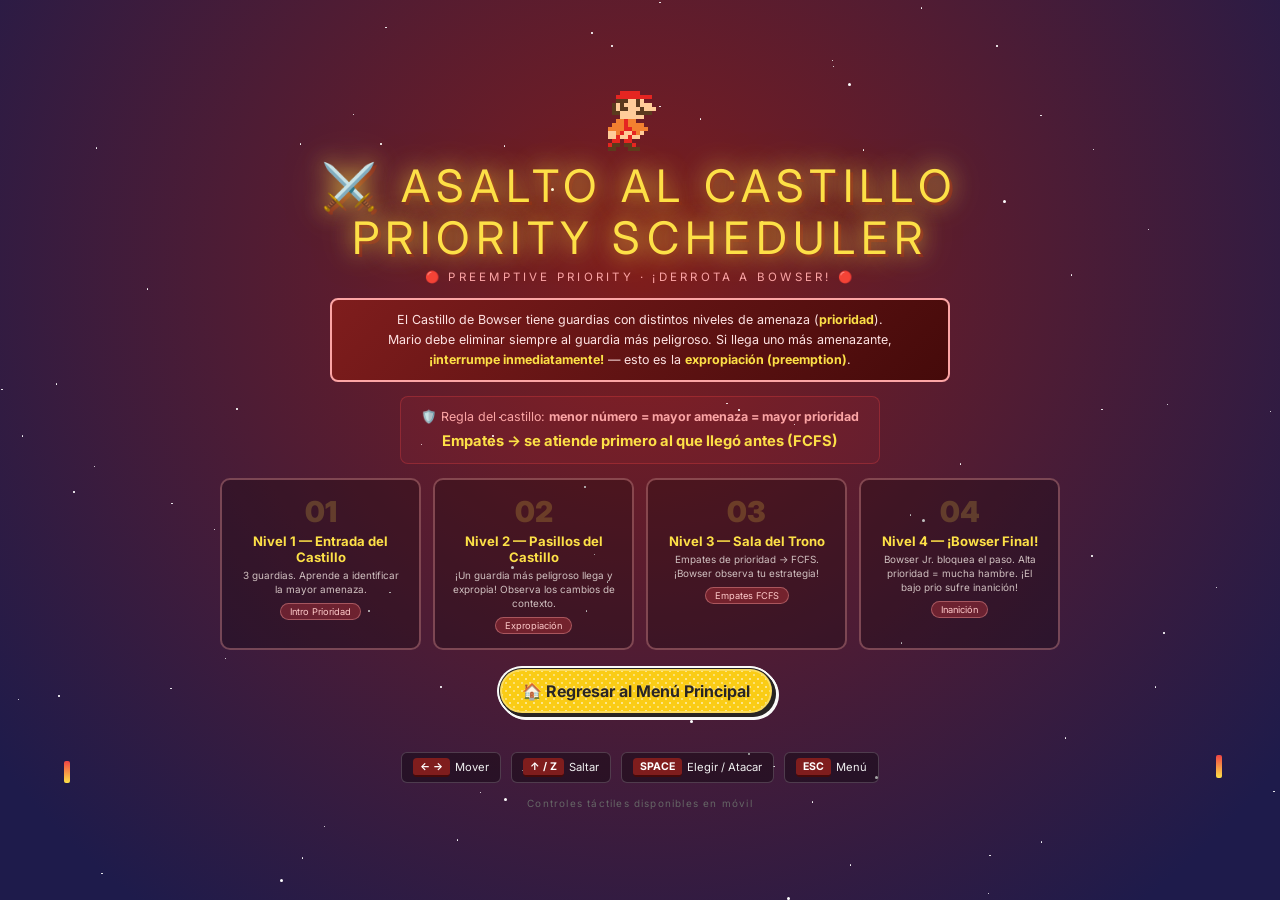
<file: web/priority_game.html>
<!DOCTYPE html>
<html lang="es">
<head>
<meta charset="UTF-8"/>
<meta name="viewport" content="width=device-width, initial-scale=1.0"/>
<title>Priority Scheduling — Asalto al Castillo de Bowser</title>
<link href="https://fonts.googleapis.com/css2?family=Inter:wght@400;500;600;700;800&family=JetBrains+Mono:wght@400;500;700&display=swap" rel="stylesheet">
<style>
*,*::before,*::after{box-sizing:border-box;margin:0;padding:0}
html,body{width:100%;height:100%;overflow:hidden;background:#0a0a1a;font-family:'Inter',sans-serif;color:#f0f0f0;user-select:none}
.scr{position:fixed;inset:0;display:flex;flex-direction:column;align-items:center;justify-content:center;transition:opacity .35s}
.scr.off{opacity:0;pointer-events:none}

/* ══ TITLE ══ */
#sT{background:radial-gradient(ellipse at 50% 30%,#7f1d1d 0%,#1e1b4b 90%);overflow-y:auto;padding:24px 20px;gap:14px}
.t-sky{position:fixed;inset:0;pointer-events:none;overflow:hidden}
.t-star{position:absolute;border-radius:50%;background:#fff;animation:tw var(--d) var(--dl) ease-in-out infinite alternate}
@keyframes tw{from{opacity:.08}to{opacity:.92}}
.t-fire{position:absolute;width:4px;border-radius:2px;animation:fire var(--d) var(--dl) ease-in-out infinite}
@keyframes fire{0%{transform:scaleY(1);opacity:.9}50%{transform:scaleY(1.4) scaleX(1.1);opacity:1}100%{transform:scaleY(.8) scaleX(.9);opacity:.7}}
.tc{position:relative;z-index:2;display:flex;flex-direction:column;align-items:center;gap:14px;width:100%;max-width:920px}
.logo-wrap{display:flex;flex-direction:column;align-items:center;gap:6px}
.logo-mario-canvas{display:block}
.logo-title{font-size:clamp(1.3rem,4.8vw,2.8rem);color:#fde047;letter-spacing:.14em;text-align:center;line-height:1.15;text-shadow:0 0 22px rgba(253,224,71,.9),0 0 48px rgba(253,224,71,.4),3px 3px 0 #7f1d1d;animation:lp 2.5s ease-in-out infinite alternate}
@keyframes lp{from{text-shadow:0 0 18px rgba(253,224,71,.8),3px 3px 0 #7f1d1d}to{text-shadow:0 0 38px #fde047,0 0 70px rgba(253,224,71,.5),3px 3px 0 #7f1d1d}}
.logo-sub{font-size:.72rem;letter-spacing:.28em;color:#fca5a5;text-transform:uppercase}
.badge{background:linear-gradient(135deg,#7f1d1d,#450a0a);border:2px solid #fca5a5;border-radius:8px;padding:10px 20px;font-size:.78rem;color:#fee2e2;text-align:center;max-width:620px;line-height:1.6}
.badge strong{color:#fde047}
.prio-formula{background:rgba(239,68,68,.08);border:1px solid rgba(239,68,68,.3);border-radius:8px;padding:10px 20px;text-align:center;font-size:.78rem;color:#fca5a5;max-width:680px;line-height:1.55}
.prio-formula .f-eq{font-size:.92rem;color:#fde047;font-weight:700;margin-top:4px}
.lvl-grid{display:grid;grid-template-columns:repeat(auto-fit,minmax(190px,1fr));gap:12px;width:100%;max-width:840px}
.lc{background:rgba(0,0,0,.25);border:2px solid rgba(252,165,165,.35);border-radius:10px;padding:14px 16px;cursor:pointer;transition:.22s;text-align:center}
.lc:hover{border-color:#fde047;box-shadow:0 0 18px rgba(253,224,71,.45);background:rgba(253,224,71,.1);transform:translateY(-3px)}
.lc-num{font-size:1.8rem;font-weight:900;color:rgba(253,224,71,.2);margin-bottom:4px}
.lc-name{font-size:.82rem;font-weight:700;color:#fde047;margin-bottom:4px}
.lc-desc{font-size:.62rem;color:#d0c0c0;line-height:1.4}
.lc-tag{display:inline-block;margin-top:6px;font-size:.58rem;background:rgba(239,68,68,.3);border:1px solid rgba(252,165,165,.4);border-radius:99px;padding:2px 9px;color:#fecaca}
.key-row{display:flex;gap:10px;flex-wrap:wrap;justify-content:center}
.kh{background:rgba(0,0,0,.35);border:1px solid rgba(255,255,255,.18);border-radius:6px;padding:5px 11px;font-size:.7rem;color:#f0f0f0;display:flex;align-items:center;gap:5px}
.kb{background:#7f1d1d;border-radius:4px;padding:2px 7px;font-size:.66rem;color:#fff;font-weight:700;border-bottom:2px solid #450a0a}

/* ══ GAME ══ */
#sG{background:#0a0218;flex-direction:column;align-items:stretch}
.hud{display:flex;align-items:center;padding:10px 18px;gap:14px;flex-shrink:0;background:rgba(0,0,0,.8);border-bottom:2px solid #ef4444;z-index:100;min-height:52px;flex-wrap:wrap}
.hi{display:flex;align-items:center;gap:6px;font-size:.85rem}
.hl{color:#fca5a5;letter-spacing:.08em;text-transform:uppercase;font-size:.68rem}
.hv{color:#fde047;font-weight:700;font-size:.95rem;text-shadow:0 0 8px rgba(253,224,71,.5)}
.h-lvl{margin-left:auto;color:#fde047;font-size:.78rem;letter-spacing:.12em}
.h-lives{font-size:1.1rem;letter-spacing:2px}
.gw{flex:1;position:relative;overflow:hidden;display:flex}
#gc{display:block;image-rendering:pixelated}

/* SIDE PANEL */
.sp{position:absolute;right:0;top:0;bottom:0;width:300px;background:rgba(5,2,12,.97);border-left:2px solid #ef4444;padding:12px 10px;overflow-y:auto;z-index:50;display:flex;flex-direction:column;gap:8px}
.spt{font-size:.65rem;letter-spacing:.18em;color:#fca5a5;text-transform:uppercase;border-bottom:1px solid rgba(239,68,68,.28);padding-bottom:5px;margin-bottom:1px}
.sp-ch{display:flex;align-items:center;gap:7px;padding:6px 8px;border-radius:6px;border:1px solid rgba(239,68,68,.2);background:rgba(239,68,68,.04);font-size:.78rem;transition:.22s}
.sp-ch.running{border-color:#fde047;background:rgba(253,224,71,.07);box-shadow:0 0 10px rgba(253,224,71,.3)}
.sp-ch.preempted{border-color:#f97316;background:rgba(249,115,22,.06)}
.sp-ch.done{opacity:.22;filter:grayscale(.8)}
.sp-ch.waiting{border-color:rgba(239,68,68,.3)}
.sp-ball{width:10px;height:10px;border-radius:50%;flex-shrink:0}
.sp-info{flex:1;min-width:0}
.sp-nm{font-weight:700;color:#f0f0f0;font-size:.8rem;white-space:nowrap;overflow:hidden;text-overflow:ellipsis}
.sp-detail{color:#8080a0;font-size:.68rem}
.sp-prio{font-size:.72rem;font-weight:700;font-family:monospace}
.sp-prbar-wrap{width:100%;height:4px;background:rgba(255,255,255,.08);border-radius:99px;margin-top:3px;overflow:hidden}
.sp-prbar{height:100%;border-radius:99px;background:linear-gradient(90deg,#ef4444,#fde047)}
.sp-gseg{display:flex;align-items:center;padding:3px 5px;border-radius:4px;font-size:.68rem;font-weight:700;margin-bottom:2px;animation:sgi .3s ease both}
@keyframes sgi{from{transform:translateX(8px);opacity:0}to{opacity:1}}
.sp-gt{margin-left:auto;font-size:.6rem;opacity:.6;font-family:monospace}
.sp-row{display:flex;justify-content:space-between;font-size:.72rem;padding:3px 0;border-bottom:1px solid rgba(255,255,255,.04)}
.sp-row .k{color:#9090b0}.sp-row .v{color:#fde047;font-weight:700;font-family:monospace}

/* TOAST */
#toast{position:absolute;top:42%;left:50%;transform:translate(-50%,-50%);background:rgba(5,2,12,.98);border:3px solid #ef4444;border-radius:14px;padding:20px 30px;text-align:center;z-index:200;pointer-events:none;opacity:0;transition:opacity .3s;max-width:500px;min-width:280px;box-shadow:0 0 40px rgba(239,68,68,.2)}
#toast.show{opacity:1}
.ti{font-size:2.8rem;display:block;margin-bottom:6px}
.tm{font-size:1.3rem;color:#fde047;font-weight:800;margin-bottom:5px;line-height:1.2}
.ts{font-size:.92rem;color:#e2e8f0;line-height:1.5}

/* PRIORITY MODAL */
#prioModal{position:absolute;inset:0;background:rgba(0,0,0,.8);display:flex;align-items:center;justify-content:center;z-index:300;opacity:0;pointer-events:none;transition:opacity .25s;backdrop-filter:blur(5px)}
#prioModal.show{opacity:1;pointer-events:all}
.pm-box{background:#0d0218;border:2px solid #ef4444;border-radius:14px;padding:26px 30px;max-width:580px;width:95%;text-align:center}
.pm-title{font-size:1.35rem;color:#fde047;font-weight:800;margin-bottom:6px}
.pm-sub{font-size:.88rem;color:#c0a0a0;margin-bottom:6px;line-height:1.5}
.pm-rule{background:rgba(239,68,68,.1);border:1px solid rgba(239,68,68,.3);border-radius:6px;padding:6px 14px;font-size:.74rem;color:#fca5a5;margin-bottom:18px}
.pm-rule strong{color:#fde047}
.pm-opts{display:flex;gap:12px;flex-wrap:wrap;justify-content:center}
.pm-opt{background:rgba(239,68,68,.1);border:2px solid rgba(252,165,165,.35);border-radius:10px;padding:14px 18px;cursor:pointer;transition:.2s;min-width:130px;text-align:center;font-family:inherit;position:relative}
.pm-opt:hover:not(:disabled){border-color:#fde047;background:rgba(253,224,71,.1);box-shadow:0 0 16px rgba(253,224,71,.3);transform:translateY(-2px)}
.pm-opt.correct{border-color:#10b981!important;background:rgba(16,185,129,.15)!important}
.pm-opt.wrong{border-color:#ef4444!important;background:rgba(239,68,68,.18)!important}
.pm-opt:disabled{opacity:.35;cursor:not-allowed}
.pm-name{font-size:1.2rem;font-weight:700;color:#f0f0f0;margin-bottom:3px}
.pm-prio{font-size:1.4rem;color:#ef4444;font-weight:900;margin:5px 0}
.pm-detail{font-size:.78rem;color:#9090a0;line-height:1.4}
.pm-badge{display:inline-block;font-size:.6rem;background:rgba(239,68,68,.25);border:1px solid rgba(252,165,165,.4);border-radius:99px;padding:2px 8px;color:#fca5a5;margin-bottom:6px}
.pm-prbar-wrap{width:100%;height:5px;background:rgba(255,255,255,.1);border-radius:99px;margin-top:8px;overflow:hidden}
.pm-prbar{height:100%;border-radius:99px;background:linear-gradient(90deg,#10b981,#fde047)}

/* MOBILE */
.mc{display:none;position:absolute;bottom:10px;left:0;right:0;justify-content:space-between;padding:0 12px;z-index:150;pointer-events:none}
.mcg{display:flex;gap:8px;pointer-events:all}
.mb{width:52px;height:52px;border-radius:50%;background:rgba(239,68,68,.5);border:2px solid rgba(252,165,165,.6);font-size:1.2rem;display:flex;align-items:center;justify-content:center;cursor:pointer;-webkit-tap-highlight-color:transparent;touch-action:manipulation}
@media(max-width:640px){.mc{display:flex}.sp{width:168px}}
@media(pointer:coarse){.mc{display:flex}}

/* ══ RESULTS ══ */
#sR{background:radial-gradient(ellipse at 50% 0%,#1a0320,#0a0a1a 70%);overflow-y:auto;padding:28px 18px;gap:18px;align-items:center}
.rtro{font-size:3.5rem;animation:spin 1s ease-out}
@keyframes spin{from{transform:rotateY(0)}to{transform:rotateY(360deg)}}
.rtitle{font-size:clamp(1.8rem,5vw,2.8rem);color:#fde047;text-shadow:0 0 20px rgba(253,224,71,.6);margin:8px 0 6px;text-align:center}
.rsub{font-size:1.1rem;color:#fca5a5;letter-spacing:.2em;text-transform:uppercase}
.rsb{background:rgba(239,68,68,.1);border:2px solid rgba(239,68,68,.32);border-radius:12px;padding:20px 28px;display:flex;gap:32px;justify-content:center;flex-wrap:wrap}
.rsi .rv{font-size:2.8rem;font-weight:700;color:#fde047;text-shadow:0 0 16px rgba(253,224,71,.5);font-family:'JetBrains Mono',monospace}
.rsi .rl{font-size:.95rem;color:#fca5a5;letter-spacing:.12em;text-transform:uppercase;margin-top:4px}
.rg-wrap{width:100%;max-width:850px;overflow-x:auto}
.rg-bar{display:flex;height:65px}
.rg-seg{display:flex;align-items:center;justify-content:center;font-size:1.1rem;font-weight:700;overflow:hidden;flex-shrink:0;border-left:2px solid rgba(255,255,255,.2);animation:rs .4s ease both}
@keyframes rs{from{clip-path:inset(0 100% 0 0)}to{clip-path:inset(0 0 0 0)}}
.rg-ticks{position:relative;height:22px;margin-top:5px}
.rg-tick{position:absolute;transform:translateX(-50%);font-size:.82rem;color:#888;white-space:nowrap}
.rg-tick::before{content:'';display:block;width:2px;height:6px;background:#666;margin:0 auto 2px}
.rtbl{width:100%;max-width:850px;border-collapse:collapse;font-size:1rem;margin-bottom:20px}
.rtbl th{padding:12px 14px;color:#fca5a5;font-size:.82rem;letter-spacing:.12em;border-bottom:2px solid rgba(239,68,68,.3);text-align:center;text-transform:uppercase}
.rtbl td{padding:11px 14px;text-align:center;border-bottom:1px solid rgba(255,255,255,.05);font-family:'JetBrains Mono',monospace}
.r-refl{width:100%;max-width:850px;background:rgba(16,185,129,.05);border:1px solid rgba(16,185,129,.25);border-radius:12px;padding:20px 24px;font-size:1rem;color:#b0b0d0;line-height:1.65}
.r-refl-t{color:#10b981;font-weight:700;font-size:1.2rem;margin-bottom:10px;display:flex;gap:7px;align-items:center}
.r-prio-box{background:rgba(239,68,68,.07);border:1px solid rgba(239,68,68,.25);border-radius:7px;padding:12px 16px;margin-top:12px;font-size:.92rem;color:#fca5a5}
.rbtns{display:flex;gap:10px;flex-wrap:wrap;justify-content:center}
.rb{padding:10px 22px;border-radius:8px;font-family:inherit;font-size:.78rem;letter-spacing:.08em;cursor:pointer;border:2px solid;font-weight:700;transition:.2s;text-transform:uppercase}
.rb-p{background:#7f1d1d;border-color:#ef4444;color:#fff}
.rb-p:hover{background:#b91c1c;box-shadow:0 0 14px rgba(239,68,68,.5)}
.rb-g{background:transparent;border-color:rgba(252,165,165,.38);color:#fca5a5}
.rb-g:hover{border-color:#fca5a5;background:rgba(252,165,165,.09)}

/* REGRESAR BUTTON */
.button{--stone-50:#fafaf9;--stone-800:#292524;--yellow-400:#facc15;font-size:1rem;cursor:pointer;position:relative;font-family:inherit;font-weight:bold;line-height:1;padding:1px;transform:translate(-4px,-4px);outline:2px solid transparent;outline-offset:5px;border-radius:9999px;background-color:var(--stone-800);color:var(--stone-800);transition:transform 150ms ease,box-shadow 150ms ease;text-align:center;box-shadow:.5px .5px 0 0 var(--stone-800),1px 1px 0 0 var(--stone-800),1.5px 1.5px 0 0 var(--stone-800),2px 2px 0 0 var(--stone-800),2.5px 2.5px 0 0 var(--stone-800),3px 3px 0 0 var(--stone-800),0 0 0 2px var(--stone-50),.5px .5px 0 2px var(--stone-50),1px 1px 0 2px var(--stone-50),1.5px 1.5px 0 2px var(--stone-50),2px 2px 0 2px var(--stone-50),2.5px 2.5px 0 2px var(--stone-50),3px 3px 0 2px var(--stone-50),3.5px 3.5px 0 2px var(--stone-50),4px 4px 0 2px var(--stone-50)}
.button:hover{transform:translate(0,0);box-shadow:0 0 0 2px var(--stone-50)}
.button>div{position:relative;pointer-events:none;background-color:var(--yellow-400);border:2px solid rgba(255,255,255,.3);border-radius:9999px}
.button>div::before{content:"";position:absolute;inset:0;border-radius:9999px;opacity:.5;background-image:radial-gradient(rgb(255 255 255/80%) 20%,transparent 20%),radial-gradient(rgb(255 255 255/100%) 20%,transparent 20%);background-position:0 0,4px 4px;background-size:8px 8px;mix-blend-mode:hard-light;animation:btn-dots .5s infinite linear}
.button>div>span{position:relative;display:flex;align-items:center;justify-content:center;padding:.75rem 1.25rem;gap:.25rem;filter:drop-shadow(0 -1px 0 rgba(255,255,255,.25))}
.button>div>span:active{transform:translateY(2px)}
@keyframes btn-dots{0%{background-position:0 0,4px 4px}100%{background-position:8px 0,12px 4px}}
</style>
</head>
<body>

<!-- TITLE -->
<div class="scr" id="sT">
  <div class="t-sky" id="tSky"></div>
  <div class="tc">
    <div class="logo-wrap">
      <canvas id="logoMario" width="64" height="64"></canvas>
      <div class="logo-title">⚔️ ASALTO AL CASTILLO<br>PRIORITY SCHEDULER</div>
      <div class="logo-sub">🔴 Preemptive Priority · ¡Derrota a Bowser! 🔴</div>
    </div>
    <div class="badge">
      El Castillo de Bowser tiene guardias con distintos niveles de amenaza (<strong>prioridad</strong>).<br>
      Mario debe eliminar siempre al guardia más peligroso. Si llega uno más amenazante,
      <strong>¡interrumpe inmediatamente!</strong> — esto es la <strong>expropiación (preemption)</strong>.
    </div>
    <div class="prio-formula">
      🛡️ Regla del castillo: <strong>menor número = mayor amenaza = mayor prioridad</strong><br>
      <div class="f-eq">Empates → se atiende primero al que llegó antes (FCFS)</div>
    </div>
    <div class="lvl-grid" id="lvlGrid"></div>
    <a href="index.html" class="button" style="text-decoration:none;margin:8px auto 20px;display:block;width:fit-content">
      <div><span>🏠 Regresar al Menú Principal</span></div>
    </a>
    <div class="key-row">
      <div class="kh"><span class="kb">← →</span> Mover</div>
      <div class="kh"><span class="kb">↑ / Z</span> Saltar</div>
      <div class="kh"><span class="kb">SPACE</span> Elegir / Atacar</div>
      <div class="kh"><span class="kb">ESC</span> Menú</div>
    </div>
    <div style="font-size:.62rem;color:#666;letter-spacing:.12em">Controles táctiles disponibles en móvil</div>
  </div>
</div>

<!-- GAME -->
<div class="scr off" id="sG">
  <div class="hud">
    <div class="hi"><span class="h-lives" id="hLives">❤️❤️❤️</span></div>
    <div class="hi"><span class="hl">Score</span><span class="hv" id="hScore">0</span></div>
    <div class="hi"><span class="hl">CPU t</span><span class="hv" id="hClock">0</span></div>
    <div class="hi"><span class="hl">Atacando</span><span class="hv" id="hRunning" style="color:#fca5a5">—</span></div>
    <div class="hi"><span class="hl">Errores</span><span class="hv" id="hErr" style="color:#f87171">0</span></div>
    <div class="h-lvl" id="hLvl">NIVEL 1</div>
  </div>
  <div class="gw" id="gw">
    <canvas id="gc"></canvas>
    <div class="sp" id="sp">
      <div class="spt">⚔️ Guardias (por amenaza)</div>
      <div id="spQ"></div>
      <div class="spt" style="margin-top:5px">📊 Gantt (con expropiaciones)</div>
      <div id="spG"></div>
      <div class="spt" style="margin-top:5px">📈 Métricas</div>
      <div id="spM"></div>
    </div>
    <div id="toast"><span class="ti" id="tIcon">⚔️</span><div class="tm" id="tMsg"></div><div class="ts" id="tSub"></div></div>
    <div id="prioModal">
      <div class="pm-box">
        <div class="pm-title" id="pmTitle">¿Quién ataca primero?</div>
        <div class="pm-sub" id="pmSub">Selecciona al guardia más peligroso</div>
        <div class="pm-rule">Regla: <strong>número de prioridad más bajo = mayor amenaza = actúas primero</strong></div>
        <div class="pm-opts" id="pmOpts"></div>
      </div>
    </div>
    <div class="mc" id="mc">
      <div class="mcg"><div class="mb" id="mcL">◀</div><div class="mb" id="mcR">▶</div></div>
      <div class="mcg"><div class="mb" id="mcJ">↑</div><div class="mb" id="mcA">⚔️</div></div>
    </div>
  </div>
</div>

<!-- RESULTS -->
<div class="scr off" id="sR">
  <div class="rtro" id="rTro">🏆</div>
  <div class="rtitle" id="rTitle"></div>
  <div class="rsub" id="rSub"></div>
  <div class="rsb" id="rSB"></div>
  <div class="rg-wrap">
    <div style="font-size:.58rem;letter-spacing:.18em;color:#fca5a5;margin-bottom:5px">GANTT — COMBATES CON EXPROPIACIONES</div>
    <div class="rg-bar" id="rGBar"></div>
    <div class="rg-ticks" id="rGTks"></div>
  </div>
  <table class="rtbl"><thead><tr>
    <th>Guardia</th><th>AT</th><th>BT</th><th>Prio</th><th>Start</th><th>CT</th><th>TAT</th><th>WT</th>
  </tr></thead><tbody id="rTB"></tbody><tfoot id="rTF"></tfoot></table>
  <div class="r-refl" id="rRefl"></div>
  <div class="rbtns">
    <button class="rb rb-p" id="bNxt">Siguiente Nivel ▶</button>
    <button class="rb rb-g" id="bRep">↺ Repetir</button>
    <button class="rb rb-g" id="bMenu">🏠 Menú</button>
  </div>
</div>

<script>
'use strict';

/* ═══════════════════════════════════════════
   PIXEL MARIO
═══════════════════════════════════════════ */
const _=null,R='#e52521',S='#ffcc99',B='#5b3a1e',O='#f28030';
const MARIO_FRAMES={
  stand:[[_,_,_,R,R,R,R,R,_,_,_,_,_,_,_,_],[_,_,R,R,R,R,R,R,R,R,R,_,_,_,_,_],[_,_,B,B,B,S,S,B,S,_,_,_,_,_,_,_],[_,B,S,B,S,S,S,B,S,S,S,_,_,_,_,_],[_,B,S,B,B,S,S,S,B,S,S,S,_,_,_,_],[_,B,B,S,S,S,S,B,B,B,B,_,_,_,_,_],[_,_,_,S,S,S,S,S,S,S,_,_,_,_,_,_],[_,_,O,O,R,O,O,O,_,_,_,_,_,_,_,_],[_,O,O,O,R,O,O,O,O,O,_,_,_,_,_,_],[O,O,O,O,R,R,O,O,O,O,O,_,_,_,_,_],[S,S,O,R,S,S,R,O,S,S,_,_,_,_,_,_],[S,S,S,R,S,S,R,S,S,S,_,_,_,_,_,_],[_,_,R,R,_,_,R,R,_,_,_,_,_,_,_,_],[_,B,B,B,_,_,B,B,B,_,_,_,_,_,_,_],[B,B,B,_,_,_,_,B,B,B,_,_,_,_,_,_],[_,_,_,_,_,_,_,_,_,_,_,_,_,_,_,_]],
  run1:[[_,_,_,R,R,R,R,R,_,_,_,_,_,_,_,_],[_,_,R,R,R,R,R,R,R,R,R,_,_,_,_,_],[_,_,B,B,B,S,S,B,S,_,_,_,_,_,_,_],[_,B,S,B,S,S,S,B,S,S,S,_,_,_,_,_],[_,B,S,B,B,S,S,S,B,S,S,S,_,_,_,_],[_,B,B,S,S,S,S,B,B,B,B,_,_,_,_,_],[_,_,_,S,S,S,S,S,S,_,_,_,_,_,_,_],[_,_,O,O,R,O,O,_,_,_,_,_,_,_,_,_],[_,O,O,O,R,O,O,O,O,_,_,_,_,_,_,_],[O,O,O,O,R,R,O,O,O,O,_,_,_,_,_,_],[S,S,O,R,S,S,R,O,S,_,_,_,_,_,_,_],[S,S,R,S,S,R,S,S,_,_,_,_,_,_,_,_],[_,R,R,_,R,R,_,_,_,_,_,_,_,_,_,_],[R,B,B,_,B,B,R,_,_,_,_,_,_,_,_,_],[B,B,_,_,_,B,B,B,_,_,_,_,_,_,_,_],[_,_,_,_,_,_,_,_,_,_,_,_,_,_,_,_]],
  run2:[[_,_,_,R,R,R,R,R,_,_,_,_,_,_,_,_],[_,_,R,R,R,R,R,R,R,R,R,_,_,_,_,_],[_,_,B,B,B,S,S,B,S,_,_,_,_,_,_,_],[_,B,S,B,S,S,S,B,S,S,S,_,_,_,_,_],[_,B,S,B,B,S,S,S,B,S,S,S,_,_,_,_],[_,B,B,S,S,S,S,B,B,B,B,_,_,_,_,_],[_,_,_,S,S,S,S,S,S,_,_,_,_,_,_,_],[_,_,O,O,R,O,O,O,_,_,_,_,_,_,_,_],[O,O,O,O,R,O,O,O,O,_,_,_,_,_,_],[O,O,O,R,R,O,O,O,O,O,_,_,_,_,_,_],[S,O,R,S,S,R,O,O,S,_,_,_,_,_,_,_],[S,R,S,S,R,S,S,_,_,_,_,_,_,_,_,_],[R,R,_,R,R,_,_,_,_,_,_,_,_,_,_,_],[B,B,_,B,B,R,_,_,_,_,_,_,_,_,_,_],[_,_,_,B,B,B,B,_,_,_,_,_,_,_,_,_],[_,_,_,_,_,_,_,_,_,_,_,_,_,_,_,_]],
  jump:[[_,_,_,R,R,R,R,R,_,_,_,_,_,_,_,_],[_,_,R,R,R,R,R,R,R,R,R,_,_,_,_,_],[_,_,B,B,B,S,S,B,S,_,_,_,_,_,_,_],[_,B,S,B,S,S,S,B,S,S,S,_,_,_,_,_],[_,B,S,B,B,S,S,S,B,S,S,S,_,_,_,_],[_,B,B,S,S,S,S,B,B,B,B,_,_,_,_,_],[_,_,_,S,S,S,S,S,S,_,_,_,_,_,_,_],[O,O,O,R,O,O,O,O,_,_,_,_,_,_,_,_],[O,O,O,O,R,O,O,O,O,O,O,_,_,_,_,_],[O,O,O,R,R,O,O,O,O,O,_,_,_,_,_,_],[S,S,R,S,S,R,O,S,S,_,_,_,_,_,_,_],[_,R,S,S,R,_,S,S,_,_,_,_,_,_,_,_],[_,R,R,R,R,_,_,_,_,_,_,_,_,_,_,_],[B,B,B,B,_,_,_,_,_,_,_,_,_,_,_,_],[_,_,_,_,_,_,_,_,_,_,_,_,_,_,_,_],[_,_,_,_,_,_,_,_,_,_,_,_,_,_,_,_]],
  attack:[[_,_,_,R,R,R,R,R,_,_,_,_,_,_,_,_],[_,_,R,R,R,R,R,R,R,R,R,_,_,_,_,_],[_,_,B,B,B,S,S,B,S,_,_,_,_,_,_,_],[_,B,S,B,S,S,S,B,S,S,S,_,_,_,_,_],[_,B,S,B,B,S,S,S,B,S,S,S,_,_,_,_],[_,B,B,S,S,S,S,B,B,B,B,_,_,_,_,_],[_,_,_,S,S,S,S,S,S,S,_,_,_,_,_,_],[O,O,O,R,O,O,O,O,O,O,O,_,_,_,_,_],[O,O,O,O,R,O,O,O,O,O,O,O,_,_,_,_],[O,O,O,R,R,O,O,O,O,O,_,_,_,_,_,_],[S,S,R,S,S,R,O,S,S,_,_,_,_,_,_,_],[_,R,S,S,R,_,S,S,_,_,_,_,_,_,_,_],[_,R,R,R,R,_,_,_,_,_,_,_,_,_,_,_],[B,B,B,B,_,_,_,_,_,_,_,_,_,_,_,_],[_,_,_,_,_,_,_,_,_,_,_,_,_,_,_,_],[_,_,_,_,_,_,_,_,_,_,_,_,_,_,_,_]],
};
const MARIO_CACHE=new Map();
function getMarioSpr(f){
  if(MARIO_CACHE.has(f))return MARIO_CACHE.get(f);
  const c=document.createElement('canvas');c.width=16;c.height=16;
  const cx=c.getContext('2d');const o=MARIO_FRAMES[f]||MARIO_FRAMES.stand;
  for(let y=0;y<16;y++)for(let x=0;x<16;x++)if(o[y][x]){cx.fillStyle=o[y][x];cx.fillRect(x,y,1,1);}
  MARIO_CACHE.set(f,c);return c;
}

/* ═══════════════════════════════════════════
   GUARDIA SPRITES (enemigos del castillo)
═══════════════════════════════════════════ */
const GUARDS=[
  { name:'Guardia',color:'#ef4444',dark:'#7f1d1d',
    draw(ctx,x,y,s,hp=1){
      // Soldado de Bowser — armadura roja
      const alive=hp>0;
      ctx.fillStyle=alive?'#991b1b':'#444';ctx.fillRect(x+2*s,y,4*s,2*s);
      ctx.fillStyle=alive?this.color:'#555';ctx.fillRect(x+s,y+2*s,6*s,4*s);
      ctx.fillStyle=alive?this.dark:'#333';ctx.fillRect(x+2*s,y+3*s,4*s,2*s);
      ctx.fillStyle='#fbbf24';ctx.fillRect(x+3*s,y+s,2*s,s);
      ctx.fillStyle='#222';ctx.fillRect(x+2*s,y+2*s,s,s);ctx.fillRect(x+5*s,y+2*s,s,s);
      ctx.fillStyle=alive?'#b91c1c':'#444';ctx.fillRect(x+s,y+6*s,2*s,2*s);ctx.fillRect(x+5*s,y+6*s,2*s,2*s);
    }},
  { name:'Magikoopa',color:'#8b5cf6',dark:'#4c1d95',
    draw(ctx,x,y,s,hp=1){
      const alive=hp>0;
      ctx.fillStyle=alive?'#1d4ed8':'#333';ctx.fillRect(x+s,y,6*s,2*s);
      ctx.fillStyle=alive?this.color:'#555';ctx.fillRect(x+2*s,y+2*s,4*s,4*s);
      ctx.fillStyle='#e2e8f0';ctx.fillRect(x+2*s,y+2*s,s,s);ctx.fillRect(x+5*s,y+2*s,s,s);
      ctx.fillStyle=alive?'#7c3aed':'#444';ctx.fillRect(x+3*s,y+5*s,2*s,3*s);
      ctx.fillStyle='#fde047';ctx.fillRect(x+2*s,y,s,s);ctx.fillRect(x+5*s,y,s,s);
    }},
  { name:'Lakitu',color:'#f59e0b',dark:'#78350f',
    draw(ctx,x,y,s,hp=1){
      const alive=hp>0;
      ctx.fillStyle=alive?'#fff':'#666';ctx.fillRect(x,y,8*s,4*s);
      ctx.fillStyle=alive?'#94a3b8':'#444';ctx.fillRect(x,y+3*s,8*s,s);
      ctx.fillStyle=alive?this.color:'#555';ctx.fillRect(x+s,y+4*s,6*s,4*s);
      ctx.fillStyle='#222';ctx.fillRect(x+2*s,y+s,s,s);ctx.fillRect(x+5*s,y+s,s,s);
      ctx.fillStyle=alive?this.dark:'#333';ctx.fillRect(x+2*s,y+2*s,4*s,s);
      ctx.fillStyle=alive?'#92400e':'#333';ctx.fillRect(x+s,y+7*s,2*s,s);ctx.fillRect(x+5*s,y+7*s,2*s,s);
    }},
  { name:'Chain Chomp',color:'#64748b',dark:'#0f172a',
    draw(ctx,x,y,s,hp=1){
      const alive=hp>0;
      ctx.fillStyle=alive?this.dark:'#222';ctx.fillRect(x+s,y+s,6*s,6*s);
      ctx.fillStyle=alive?this.color:'#444';ctx.fillRect(x+2*s,y+2*s,4*s,4*s);
      ctx.fillStyle='#fff';ctx.fillRect(x+2*s,y+2*s,s,s);ctx.fillRect(x+5*s,y+2*s,s,s);
      ctx.fillStyle='#dc2626';ctx.fillRect(x+3*s,y+4*s,2*s,s);
      ctx.fillStyle=alive?'#334155':'#333';ctx.fillRect(x+3*s,y+7*s,2*s,s);
    }},
  { name:'Thwomp',color:'#475569',dark:'#0f172a',
    draw(ctx,x,y,s,hp=1){
      const alive=hp>0;
      ctx.fillStyle=alive?this.color:'#444';ctx.fillRect(x,y+s,8*s,6*s);
      ctx.fillStyle=alive?'#334155':'#333';ctx.fillRect(x,y+2*s,8*s,s);ctx.fillRect(x,y+5*s,8*s,s);
      ctx.fillStyle='#dc2626';ctx.fillRect(x+s,y+2*s,2*s,2*s);ctx.fillRect(x+5*s,y+2*s,2*s,2*s);
      ctx.fillStyle='#fff';ctx.fillRect(x+s,y+2*s,s,s);ctx.fillRect(x+5*s,y+2*s,s,s);
      ctx.fillStyle=alive?this.dark:'#222';ctx.fillRect(x+2*s,y+5*s,4*s,2*s);
      // spikes top
      ctx.fillStyle=alive?'#94a3b8':'#333';ctx.fillRect(x+s,y,s,s);ctx.fillRect(x+3*s,y,s,s);ctx.fillRect(x+5*s,y,s,s);
    }},
  { name:'Bowser Jr',color:'#16a34a',dark:'#14532d',
    draw(ctx,x,y,s,hp=1){
      const alive=hp>0;
      // Shell
      ctx.fillStyle=alive?this.color:'#555';ctx.fillRect(x+s,y+s,6*s,5*s);
      ctx.fillStyle=alive?this.dark:'#333';ctx.fillRect(x+2*s,y+2*s,4*s,2*s);
      // Spiked shell
      ctx.fillStyle=alive?'#fbbf24':'#555';ctx.fillRect(x+3*s,y,2*s,2*s);
      ctx.fillStyle='#fbd000';ctx.fillRect(x+s,y+3*s,s,s);ctx.fillRect(x+6*s,y+3*s,s,s);
      ctx.fillStyle='#222';ctx.fillRect(x+2*s,y+2*s,s,s);ctx.fillRect(x+5*s,y+2*s,s,s);
      ctx.fillStyle=alive?'#78350f':'#444';ctx.fillRect(x+2*s,y+6*s,s,2*s);ctx.fillRect(x+5*s,y+6*s,s,2*s);
    }},
];

/* ═══════════════════════════════════════════
   BOWSER SPRITE (boss at the end)
═══════════════════════════════════════════ */
function drawBowser(ctx,x,y,sc,angry=false,animT=0){
  // Bowser pixelart 16x16
  const BG='#1a5c1a',BS='#228B22',BD='#143d14',BH='#ff6600',BK='#000',BY='#ffd700';
  const bob=Math.sin(animT*3)*2*(angry?2:1);
  const py=y+bob;
  const px=[_,_,_,_,_,_,_,_,_,_,_,_,_,_,_,_];
  // simplified Bowser body
  ctx.fillStyle=BS;ctx.fillRect(x+2*sc,py+2*sc,12*sc,6*sc);
  ctx.fillStyle=BG;ctx.fillRect(x+3*sc,py+3*sc,10*sc,4*sc);
  ctx.fillStyle=BD;ctx.fillRect(x+5*sc,py+4*sc,6*sc,2*sc);
  // head
  ctx.fillStyle=BS;ctx.fillRect(x+3*sc,py,10*sc,3*sc);
  ctx.fillStyle='#111';ctx.fillRect(x+5*sc,py+s,2*sc,s);ctx.fillRect(x+9*sc,py+s,2*sc,s);
  // spikes
  ctx.fillStyle=BY;
  [2,5,8,11].forEach(sx=>{ctx.fillRect(x+sx*sc,py-sc,sc,sc);});
  // horns
  ctx.fillStyle='#c0c0c0';ctx.fillRect(x+sc,py,2*sc,sc);ctx.fillRect(x+13*sc,py,2*sc,sc);
  // shell spikes on back
  ctx.fillStyle=BY;ctx.fillRect(x+2*sc,py+s,sc,sc);ctx.fillRect(x+2*sc,py+3*sc,sc,sc);ctx.fillRect(x+2*sc,py+5*sc,sc,sc);
  // fire breath if angry
  if(angry){
    const ft=(animT*5)%1;
    ctx.fillStyle=`rgba(255,${Math.floor(100+ft*155)},0,${0.8-ft*0.3})`;
    ctx.beginPath();ctx.arc(x+14*sc,py+2*sc,3*sc+ft*3*sc,0,Math.PI*2);ctx.fill();
  }
  // eyes
  ctx.fillStyle='#dc2626';ctx.fillRect(x+4*sc,py+sc,2*sc,sc);ctx.fillRect(x+10*sc,py+sc,2*sc,sc);
  ctx.fillStyle='#fff';ctx.fillRect(x+4*sc,py+sc,sc,sc);ctx.fillRect(x+10*sc,py+sc,sc,sc);
}
const s=1; // used in drawBowser

/* ═══════════════════════════════════════════
   NIVELES
═══════════════════════════════════════════ */
const LEVELS=[
  { id:0, name:'Nivel 1 — Entrada del Castillo', desc:'3 guardias. Aprende a identificar la mayor amenaza.', tag:'Intro Prioridad',
    procs:[{name:'Guardia-A',guardIdx:0,at:0,bt:5,prio:2},{name:'Koopa-B',guardIdx:1,at:0,bt:3,prio:1},{name:'Thwomp-C',guardIdx:4,at:0,bt:4,prio:3}]},
  { id:1, name:'Nivel 2 — Pasillos del Castillo', desc:'¡Un guardia más peligroso llega y expropia! Observa los cambios de contexto.', tag:'Expropiación',
    procs:[{name:'Guardia-A',guardIdx:0,at:0,bt:8,prio:3},{name:'Magikoopa',guardIdx:1,at:2,bt:4,prio:1},{name:'Lakitu',guardIdx:2,at:4,bt:2,prio:2},{name:'Chomp',guardIdx:3,at:5,bt:1,prio:1}]},
  { id:2, name:'Nivel 3 — Sala del Trono', desc:'Empates de prioridad → FCFS. ¡Bowser observa tu estrategia!', tag:'Empates FCFS',
    procs:[{name:'Guardia-A',guardIdx:0,at:0,bt:3,prio:2},{name:'Koopa-B',guardIdx:1,at:0,bt:2,prio:2},{name:'Magikoopa',guardIdx:1,at:1,bt:4,prio:1},{name:'Thwomp',guardIdx:4,at:3,bt:2,prio:3}]},
  { id:3, name:'Nivel 4 — ¡Bowser Final!', desc:'Bowser Jr. bloquea el paso. Alta prioridad = mucha hambre. ¡El bajo prio sufre inanición!', tag:'Inanición',
    procs:[{name:'Bowser Jr',guardIdx:5,at:0,bt:7,prio:5},{name:'Chomp-1',guardIdx:3,at:1,bt:2,prio:1},{name:'Magikoopa',guardIdx:1,at:2,bt:1,prio:2},{name:'Chomp-2',guardIdx:3,at:3,bt:1,prio:1}]},
];

const GU=42,SCALE=3,MARIO_W=16*SCALE,MARIO_H=16*SCALE,TILE=52,CHAR_PX=8;

/* ═══════════════════════════════════════════
   TITLE INIT
═══════════════════════════════════════════ */
(function(){
  const sky=document.getElementById('tSky');
  for(let i=0;i<90;i++){
    const d=document.createElement('div');d.className='t-star';
    const sz=Math.random()<.12?3:1.5;
    d.style.cssText=`left:${Math.random()*100}%;top:${Math.random()*100}%;width:${sz}px;height:${sz}px;--d:${(2+Math.random()*4).toFixed(1)}s;--dl:${(Math.random()*5).toFixed(1)}s`;
    sky.appendChild(d);
  }
  // fire torches at bottom corners
  ['5%','95%'].forEach(lp=>{
    const f=document.createElement('div');f.className='t-fire';
    f.style.cssText=`left:${lp};bottom:${10+Math.random()*5}%;width:6px;height:${18+Math.random()*6}px;background:linear-gradient(#ef4444,#fde047);--d:${(0.5+Math.random()*.4).toFixed(2)}s;--dl:${(Math.random()*.3).toFixed(2)}s`;
    sky.appendChild(f);
  });
  const lc=document.getElementById('logoMario'),lx=lc.getContext('2d');
  lx.imageSmoothingEnabled=false;
  lx.drawImage(getMarioSpr('stand'),0,0,64,64);
  let lf=0;const lframes=['stand','run1','run2','run1'];
  setInterval(()=>{lf=(lf+1)%4;lx.clearRect(0,0,64,64);lx.drawImage(getMarioSpr(lframes[lf]),0,0,64,64);},200);
  const grid=document.getElementById('lvlGrid');
  LEVELS.forEach((lv,i)=>{
    const c=document.createElement('div');c.className='lc';
    c.innerHTML=`<div class="lc-num">${String(i+1).padStart(2,'0')}</div><div class="lc-name">${lv.name}</div><div class="lc-desc">${lv.desc}</div><div class="lc-tag">${lv.tag}</div>`;
    c.addEventListener('click',()=>startLevel(i));grid.appendChild(c);
  });
})();

/* ═══════════════════════════════════════════
   ENGINE
═══════════════════════════════════════════ */
const canvas=document.getElementById('gc'),ctx=canvas.getContext('2d');
const gw=document.getElementById('gw');
let W,H,SP_W=300;
function resize(){SP_W=window.innerWidth<=640?170:300;W=gw.clientWidth-SP_W;H=gw.clientHeight;canvas.width=W;canvas.height=H;ctx.imageSmoothingEnabled=false;}

let G={running:false},keys={},starBg=null,lastT=0;

document.addEventListener('keydown',e=>{
  if(document.getElementById('sG').classList.contains('off'))return;
  keys[e.code]=true;
  if(e.code==='Space'){e.preventDefault();doAction();}
  if(e.code==='KeyZ')keys['ArrowUp']=true;
  if(e.code==='Escape')goMenu();
});
document.addEventListener('keyup',e=>{keys[e.code]=false;if(e.code==='KeyZ')keys['ArrowUp']=false;});
['mcL','mcR','mcJ','mcA'].forEach(id=>{
  const el=document.getElementById(id),cm={mcL:'ArrowLeft',mcR:'ArrowRight',mcJ:'ArrowUp',mcA:'Space'};
  if(!el)return;
  el.addEventListener('pointerdown',e=>{e.preventDefault();if(id==='mcA')doAction();else keys[cm[id]]=true;});
  el.addEventListener('pointerup',()=>keys[cm[id]]=false);
  el.addEventListener('pointerleave',()=>keys[cm[id]]=false);
});

/* PRIORITY LOGIC */
function getAvailable(){return G.guards.filter(c=>!c.served&&c.at<=G.clock);}
function getHighest(){
  const av=getAvailable();if(!av.length)return null;
  return av.reduce((a,b)=>a.prio<b.prio?a:(a.prio===b.prio?(a.at<=b.at?a:b):b));
}

function buildWorld(li){
  const lv=LEVELS[li],n=lv.procs.length;
  const worldW=Math.max(W*2.5,n*TILE*7+300),gy=Math.round(H*0.68);
  const guards=lv.procs.map((p,i)=>({
    ...p,origIdx:i,
    x:220+i*(worldW-280)/Math.max(n-1,1),
    y:gy-TILE,w:TILE,h:TILE,
    guardDef:GUARDS[p.guardIdx%GUARDS.length],
    served:false,rem:p.bt,s:-1,e:-1,tat:0,wt:0,
    bob:Math.random()*Math.PI*2,
    hitFlash:0,
  }));
  const mario={x:60,y:gy-MARIO_H,w:MARIO_W,h:MARIO_H,vx:0,vy:0,onGround:true,facing:1,frameKey:'stand',ft:0,frame:0};
  // Bowser at end of world
  const bowserX=worldW-200;
  return{guards,mario,worldW,gy,bowserX};
}

function startLevel(li){
  resize();starBg=null;closeModal();
  const{guards,mario,worldW,gy,bowserX}=buildWorld(li);
  G={
    li,score:0,lives:3,clock:0,errors:0,
    guards,mario,worldW,gy,bowserX,camX:0,
    doneCount:0,particles:[],shake:0,toastT:0,wrongF:0,idleT:0,running:true,
    marioState:'free',current:null,
    execProgress:0,execUnit:1.5, // seconds per BT unit (visual)
    gantt:[],
    triedWrong:[],optimal:null,
    bowserAnger:0, // 0-1 increases as guards defeated
    preemptFlash:0,
    castleX:worldW-140,
  };
  showSc('sG');
  document.getElementById('hLvl').textContent=LEVELS[li].name;
  updateHUD();updateSP();
  lastT=0;requestAnimationFrame(loop);
}

function loop(ts){
  if(!G.running)return;
  const dt=Math.min((ts-lastT)/1000,.05);lastT=ts;
  update(dt);draw();
  requestAnimationFrame(loop);
}

function update(dt){
  const{mario,gy,worldW}=G;
  if(G.shake>0)G.shake-=dt;
  if(G.wrongF>0)G.wrongF-=dt;
  if(G.preemptFlash>0)G.preemptFlash-=dt;
  if(G.toastT>0){G.toastT-=dt;if(G.toastT<=0)hideTst();}
  G.idleT+=dt;
  G.guards.forEach(c=>{c.bob+=dt*2;if(c.hitFlash>0)c.hitFlash-=dt;});
  G.particles.forEach(p=>{p.x+=p.vx*dt;p.y+=p.vy*dt;p.vy+=450*dt;p.life-=dt;});
  G.particles=G.particles.filter(p=>p.life>0);

  // Auto-advance clock if nobody available
  if(G.marioState==='free'&&!G.current&&G.doneCount<G.guards.length){
    const av=getAvailable();
    if(!av.length){
      const next=G.guards.filter(c=>!c.served).sort((a,b)=>a.at-b.at)[0];
      if(next)G.clock=next.at;
    }
  }

  if(G.marioState!=='question'){
    mario.vx=0;
    if(keys['ArrowLeft']){mario.vx=-230;mario.facing=-1;}
    if(keys['ArrowRight']){mario.vx=230;mario.facing=1;}
    if(keys['ArrowUp']&&mario.onGround){mario.vy=-570;mario.onGround=false;mario.frameKey='jump';}
    mario.vy+=1500*dt;
    mario.x+=mario.vx*dt;mario.y+=mario.vy*dt;
    if(mario.y>=gy-mario.h){mario.y=gy-mario.h;mario.vy=0;mario.onGround=true;if(mario.frameKey==='jump')mario.frameKey='stand';}
    mario.x=Math.max(0,Math.min(mario.x,worldW-mario.w));
    mario.ft+=dt;
    if(mario.ft>.12){mario.ft=0;mario.frame=(mario.frame+1)%2;}
    if(mario.vx!==0&&mario.onGround)mario.frameKey=mario.frame===0?'run1':'run2';
    else if(mario.onGround&&mario.frameKey!=='attack')mario.frameKey='stand';
    G.camX=Math.max(0,Math.min(mario.x-W*.35,worldW-W));
  }

  // EXECUTING — Mario fights guard if near
  if(G.marioState==='executing'&&G.current){
    const curr=G.guards.find(c=>c.name===G.current);
    if(curr){
      const near=Math.abs((mario.x+mario.w/2)-(curr.x+curr.w/2))<TILE*2.5;
      if(near){
        mario.frameKey='attack';
        mario.facing=curr.x>mario.x?1:-1;
        G.execProgress+=dt/G.execUnit;
        if(G.execProgress>=1){
          G.execProgress=0;
          G.clock++;
          curr.rem--;curr.hitFlash=0.25;
          if(curr.s===-1)curr.s=G.clock-1;
          // Gantt
          const last=G.gantt[G.gantt.length-1];
          if(last&&last.name===curr.name&&last.end===G.clock-1)last.end=G.clock;
          else G.gantt.push({name:curr.name,start:G.clock-1,end:G.clock,color:curr.guardDef.color});
          // Check arrivals
          checkArrivals();
          updateHUD();updateSP();
          // Spawn sparks
          spawn(curr.x+curr.w/2,curr.y+curr.h*0.3,'#fde047',4);

          if(curr.rem<=0){
            curr.e=G.clock;curr.tat=curr.e-curr.at;curr.wt=curr.tat-curr.bt;
            curr.served=true;G.doneCount++;
            G.bowserAnger=Math.min(1,G.doneCount/G.guards.length);
            G.score+=150+(curr.wt===0?50:0);
            spawn(curr.x+curr.w/2,curr.y+curr.h/2,curr.guardDef.color,20);
            G.marioState='free';G.current=null;mario.frameKey='stand';
            showTst('💀',`¡${curr.name} derrotado!`,`TAT=${curr.tat} | WT=${curr.wt}`);
            updateSP();updateHUD();
            if(G.doneCount>=G.guards.length){setTimeout(showResults,1400);return;}
            setTimeout(()=>{if(G.running&&G.marioState==='free')autoNextOrAsk();},600);
            return;
          }

          // Check preemption
          const top=getHighest();
          if(top&&top.name!==curr.name&&top.prio<curr.prio){
            G.marioState='free';G.current=null;
            G.preemptFlash=1.2;mario.frameKey='stand';
            showTst('⚡','¡EXPROPIACIÓN!',`${top.name} (prioridad ${top.prio}) interrumpe a ${curr.name} (prioridad ${curr.prio}). ¡Corre hacia él!`,4.5);
            updateSP();updateHUD();
            setTimeout(()=>{if(G.running&&G.marioState==='free')autoNextOrAsk();},700);
            return;
          }
          updateSP();updateHUD();
        }
      }
    }
  }
}

function checkArrivals(){
  // just make sure clock is updated; availability is computed live
}

function autoNextOrAsk(){
  const av=getAvailable();
  if(!av.length)return;
  if(av.length===1){
    G.current=av[0].name;G.marioState='executing';G.execProgress=0;
    const g=G.guards.find(c=>c.name===G.current);
    showTst('⚔️',`¡Ve a combatir con ${G.current}!`,`Prioridad ${g.prio} | Trabajo restante: ${g.rem}`);
  } else {
    openPrioModal();
  }
}

/* MODAL */
function openPrioModal(){
  const av=getAvailable().sort((a,b)=>a.prio-b.prio||(a.at-b.at));
  G.optimal=av[0];
  G.marioState='question';
  const minPrio=av[0].prio,maxPrio=av[av.length-1].prio,range=Math.max(1,maxPrio-minPrio);
  document.getElementById('pmTitle').textContent=`t=${G.clock} — ¿A quién enfrentas primero?`;
  document.getElementById('pmSub').textContent=`Guardias disponibles: ${av.map(c=>`${c.name} (P${c.prio})`).join(', ')}`;
  const opts=document.getElementById('pmOpts');opts.innerHTML='';
  av.forEach(c=>{
    const btn=document.createElement('button');btn.className='pm-opt';btn.dataset.name=c.name;
    if(G.triedWrong&&G.triedWrong.includes(c.name)){btn.disabled=true;btn.classList.add('wrong');}
    const wt=Math.max(0,G.clock-c.at);
    // Priority bar: lower prio number = higher = longer bar
    const pct=Math.round(((maxPrio-c.prio)/range)*100);
    btn.innerHTML=`<div class="pm-badge">${c.guardDef.name}</div><div class="pm-name">${c.name}</div><div class="pm-prio">Prioridad: ${c.prio}</div><div class="pm-detail">BT: ${c.bt} restante | Llegó: t=${c.at}<br>Esperando: ${wt}u</div><div class="pm-prbar-wrap"><div class="pm-prbar" style="width:${pct}%"></div></div>`;
    btn.addEventListener('click',()=>handleChoice(c));
    opts.appendChild(btn);
  });
  document.getElementById('prioModal').classList.add('show');
}

function handleChoice(chosen){
  const isCorrect=chosen.name===G.optimal.name;
  if(isCorrect){
    G.score+=150;
    document.querySelectorAll('.pm-opt').forEach(b=>{if(b.dataset.name===chosen.name)b.classList.add('correct');});
    showTst('✅',`¡Correcto! ${chosen.name} es la mayor amenaza (Prioridad ${chosen.prio}).`,`Menor número = mayor prioridad. ¡A combatir!`,4);
    setTimeout(()=>{
      closeModal();G.triedWrong=[];
      G.current=chosen.name;G.marioState='executing';G.execProgress=0;
      showTst('⚔️',`¡Ve hacia ${chosen.name} y ataca!`,`Acércate al guardia y quédate cerca para combatir.`);
    },800);
  } else {
    G.errors++;G.lives=Math.max(0,G.lives-1);G.shake=.4;G.wrongF=.55;updateHUD();
    if(!G.triedWrong)G.triedWrong=[];
    G.triedWrong.push(chosen.name);
    document.querySelectorAll('.pm-opt').forEach(b=>{if(b.dataset.name===chosen.name){b.classList.add('wrong');b.disabled=true;}});
    showTst('❌',`¡${chosen.name} no es el más peligroso!`,`${G.optimal.name} tiene prioridad ${G.optimal.prio} (más baja = mayor amenaza). Intenta de nuevo.`,5);
    document.getElementById('pmSub').textContent=`❌ Incorrecto (${G.lives} vida/s). ¡Elige de nuevo!`;
    if(G.lives<=0)setTimeout(()=>{closeModal();gameOver();},1500);
  }
}

function closeModal(){document.getElementById('prioModal').classList.remove('show');G.triedWrong=[];}

function doAction(){
  if(!G.running)return;
  if(G.marioState==='question')return;
  if(G.marioState==='free'){
    const av=getAvailable();
    if(!av.length){
      const next=G.guards.filter(c=>!c.served).sort((a,b)=>a.at-b.at)[0];
      if(next){G.clock=next.at;}
      return;
    }
    G.triedWrong=[];
    autoNextOrAsk();
    return;
  }
  if(G.marioState==='executing'){
    const curr=G.guards.find(c=>c.name===G.current);
    if(!curr)return;
    const dist=Math.abs((G.mario.x+G.mario.w/2)-(curr.x+curr.w/2));
    if(dist>TILE*2.5)showTst('💨','¡Acércate al guardia!',`Corre hasta ${curr.name} para combatir.`);
  }
}

function spawn(x,y,color,n){
  for(let i=0;i<n;i++){
    const a=Math.random()*Math.PI*2,sp=80+Math.random()*200;
    G.particles.push({x,y,vx:Math.cos(a)*sp,vy:Math.sin(a)*sp-100,r:2+Math.random()*4,color,life:.6+Math.random()*.6,maxLife:1.2});
  }
}

function gameOver(){G.running=false;showTst('💀','¡Game Over!','Priority Scheduling siempre atiende al proceso con mayor prioridad (número más bajo).',8);setTimeout(()=>startLevel(G.li),3500);}

/* HUD */
function updateHUD(){
  document.getElementById('hLives').textContent='❤️'.repeat(G.lives)||'💀';
  document.getElementById('hScore').textContent=G.score;
  document.getElementById('hClock').textContent=G.clock;
  document.getElementById('hErr').textContent=G.errors;
  document.getElementById('hRunning').textContent=G.current||'—';
}

/* SIDE PANEL */
function updateSP(){
  const qEl=document.getElementById('spQ');qEl.innerHTML='';
  const sorted=[...G.guards].sort((a,b)=>a.served-b.served||a.prio-b.prio||(a.at-b.at));
  const minPrio=Math.min(...G.guards.filter(c=>!c.served).map(c=>c.prio),99);
  sorted.forEach(c=>{
    const d=document.createElement('div');
    const isRun=G.current===c.name,isTop=!c.served&&c.prio===minPrio&&c.at<=G.clock;
    d.className='sp-ch'+(isRun?' running':'')+(c.served?' done':'')+((!c.served&&!isRun&&c.at>G.clock)?' waiting':'');
    const pct=Math.round((1-c.rem/c.bt)*100);
    d.innerHTML=`<div class="sp-ball" style="background:${c.guardDef.color}"></div>
      <div class="sp-info">
        <div class="sp-nm">${c.name}${isTop&&!c.served?'  ⚡':''}${c.served?' ✓':''}</div>
        <div class="sp-detail">BT ${c.bt} · Rem ${c.rem} · AT ${c.at}</div>
        <div class="sp-prio" style="color:${c.prio<=2?'#fde047':'#fca5a5'}">Prioridad: ${c.prio}</div>
        ${!c.served?`<div class="sp-prbar-wrap"><div class="sp-prbar" style="width:${pct}%"></div></div>`:''}
      </div>`;
    qEl.appendChild(d);
  });
  const gEl=document.getElementById('spG');gEl.innerHTML='';
  G.gantt.forEach(seg=>{
    const d=document.createElement('div');d.className='sp-gseg';
    d.style.cssText=`background:${seg.color}22;border-left:3px solid ${seg.color}`;
    d.innerHTML=`<span style="color:${seg.color}">${seg.name}</span><span class="sp-gt">${seg.start}→${seg.end}</span>`;
    gEl.appendChild(d);
  });
  const mEl=document.getElementById('spM');mEl.innerHTML='';
  const sv=G.guards.filter(c=>c.served);
  if(sv.length){
    const aT=(sv.reduce((a,c)=>a+c.tat,0)/sv.length).toFixed(1),aW=(sv.reduce((a,c)=>a+c.wt,0)/sv.length).toFixed(1);
    [['Derrotados',`${sv.length}/${G.guards.length}`],['Avg TAT',aT],['Avg WT',aW],['Errores',G.errors],['Clock',G.clock]].forEach(([k,v])=>{
      const r=document.createElement('div');r.className='sp-row';r.innerHTML=`<span class="k">${k}</span><span class="v">${v}</span>`;mEl.appendChild(r);
    });
  }
}

/* TOAST */
function showTst(icon,msg,sub,dur=4){document.getElementById('tIcon').textContent=icon;document.getElementById('tMsg').textContent=msg;document.getElementById('tSub').textContent=sub;document.getElementById('toast').classList.add('show');G.toastT=dur;}
function hideTst(){document.getElementById('toast').classList.remove('show');}

/* ═══════════════════════════════════════════
   DRAW
═══════════════════════════════════════════ */
function draw(){
  const{mario,guards,gy,worldW,camX,particles,shake}=G;
  let shx=0,shy=0;if(shake>0){shx=(Math.random()-.5)*7;shy=(Math.random()-.5)*4;}
  ctx.save();ctx.translate(shx,shy);

  // Sky — dark castle interior
  const sky=ctx.createLinearGradient(0,0,0,H);
  sky.addColorStop(0,'#060210');sky.addColorStop(.6,'#120318');sky.addColorStop(1,'#1a0420');
  ctx.fillStyle=sky;ctx.fillRect(0,0,W,H);

  // Stars
  if(!starBg){starBg=[];for(let i=0;i<120;i++)starBg.push({x:Math.random()*6000,y:Math.random()*H*.6,r:.5+Math.random()*1.5,a:.08+Math.random()*.5,p:.04+Math.random()*.22});}
  starBg.forEach(s=>{let sx2=(s.x-camX*s.p)%W;if(sx2<0)sx2+=W;ctx.fillStyle=`rgba(255,180,180,${s.a})`;ctx.beginPath();ctx.arc(sx2,s.y,s.r,0,Math.PI*2);ctx.fill();});

  // Preemption flash
  if(G.preemptFlash>0){
    ctx.fillStyle=`rgba(253,224,71,${G.preemptFlash*0.12})`;ctx.fillRect(0,0,W,H);
  }

  ctx.save();ctx.translate(-camX,0);

  // Castle wall (background)
  const wallGrad=ctx.createLinearGradient(0,0,0,gy);
  wallGrad.addColorStop(0,'#1a0822');wallGrad.addColorStop(1,'#2d1040');
  ctx.fillStyle=wallGrad;ctx.fillRect(0,0,worldW,gy);
  // Wall bricks
  ctx.strokeStyle='rgba(139,68,68,.15)';ctx.lineWidth=1;
  const bw=TILE,bh=Math.round(TILE*.45);
  for(let row=0;row*bh<gy;row++){
    const off=row%2===0?0:bw/2;
    for(let col=-1;col*bw<worldW+bw;col++)ctx.strokeRect(col*bw+off,row*bh,bw,bh);
  }

  // Torches on walls (every 4 tiles)
  for(let tx=80;tx<worldW;tx+=bw*4){
    const ft=(G.idleT*3+tx)%1;
    ctx.fillStyle=`rgba(255,${Math.floor(80+ft*120)},0,0.85)`;
    ctx.fillRect(tx-2,gy-80,4,10);
    ctx.fillStyle=`rgba(255,200,80,${0.5+ft*0.5})`;
    ctx.beginPath();ctx.arc(tx,gy-88,5+ft*3,0,Math.PI*2);ctx.fill();
    ctx.fillStyle='rgba(80,40,0,.6)';ctx.fillRect(tx-3,gy-72,6,18);
  }

  // Ground — castle floor
  const gg=ctx.createLinearGradient(0,gy,0,H);
  gg.addColorStop(0,'#4a0d0d');gg.addColorStop(1,'#1a0505');
  ctx.fillStyle=gg;ctx.fillRect(0,gy,worldW,H-gy);
  ctx.strokeStyle='#ef4444';ctx.lineWidth=3;
  ctx.shadowBlur=14;ctx.shadowColor='#ef4444';
  ctx.beginPath();ctx.moveTo(0,gy);ctx.lineTo(worldW,gy);ctx.stroke();
  ctx.shadowBlur=0;
  // Floor tiles
  ctx.strokeStyle='rgba(239,68,68,.12)';ctx.lineWidth=1;
  for(let row=0;row*bh<H-gy+8;row++){const off=row%2===0?0:bw/2;for(let col=-1;col*bw<worldW+bw;col++)ctx.strokeRect(col*bw+off,gy+row*bh,bw,bh);}

  // Bowser at end (castle door)
  {
    const bx=G.bowserX,by=gy-TILE*3;
    // Castle gate
    ctx.fillStyle='#2d0d0d';ctx.fillRect(bx-30,by-20,100,H);
    ctx.strokeStyle='#ef4444';ctx.lineWidth=2;ctx.strokeRect(bx-30,by-20,100,H);
    // Bowser silhouette
    const bowserSc=4;
    const bba=G.bowserAnger;
    // simplified bowser
    ctx.fillStyle=`rgba(22,90,22,${0.55+bba*0.4})`;
    ctx.fillRect(bx,by,14*bowserSc,10*bowserSc);
    ctx.fillStyle=`rgba(34,139,34,${0.5+bba*0.4})`;
    ctx.fillRect(bx+2*bowserSc,by-2*bowserSc,10*bowserSc,4*bowserSc);
    // eyes
    ctx.fillStyle=`rgba(220,38,38,${0.6+bba*0.4})`;
    ctx.fillRect(bx+3*bowserSc,by-1*bowserSc,2*bowserSc,2*bowserSc);
    ctx.fillRect(bx+9*bowserSc,by-1*bowserSc,2*bowserSc,2*bowserSc);
    // fire breath when angry
    if(bba>0.5){
      const ft2=(G.idleT*4)%1;
      ctx.fillStyle=`rgba(255,${Math.floor(50+ft2*150)},0,${0.6*bba})`;
      ctx.beginPath();ctx.arc(bx+14*bowserSc,by+3*bowserSc,8+ft2*6,0,Math.PI*2);ctx.fill();
    }
    // BOWSER label
    ctx.fillStyle='rgba(0,0,0,.85)';ctx.fillRect(bx-5,by+10*bowserSc+4,90,16);
    ctx.fillStyle='#ef4444';ctx.font='bold 11px Inter';ctx.textAlign='center';ctx.textBaseline='top';
    ctx.fillText('🐉 BOWSER',bx+40,by+10*bowserSc+6);
    // Health bar (guards remaining = Bowser's HP)
    const rem=G.guards.filter(c=>!c.served).length,total=G.guards.length;
    const bHpW=90,bHpX=bx-5,bHpY=by-40;
    ctx.fillStyle='rgba(0,0,0,.8)';ctx.fillRect(bHpX,bHpY,bHpW+2,10);
    ctx.fillStyle=rem/total>0.5?'#ef4444':'#fde047';
    ctx.fillRect(bHpX+1,bHpY+1,Math.round(bHpW*(rem/total)),8);
    ctx.fillStyle='#fca5a5';ctx.font='bold 9px Inter';ctx.textAlign='center';
    ctx.fillText(`HP: ${rem}/${total}`,bHpX+bHpW/2,bHpY-10);
  }

  // Priority column highlights
  const avail=getAvailable();
  const minPrioNow=avail.length?Math.min(...avail.map(c=>c.prio)):Infinity;
  guards.forEach(c=>{
    if(c.served)return;
    const isCurrent=G.current===c.name,isTop=c.prio===minPrioNow&&c.at<=G.clock;
    ctx.fillStyle=isCurrent?'rgba(239,68,68,.18)':isTop?'rgba(253,224,71,.08)':'rgba(252,165,165,.03)';
    ctx.fillRect(c.x-5,0,c.w+10,gy);
    ctx.fillStyle=c.at<=G.clock?'rgba(252,165,165,.7)':'rgba(160,100,100,.45)';
    ctx.font="9px 'Inter',sans-serif";ctx.textAlign='center';ctx.textBaseline='alphabetic';
    ctx.fillText(`AT:${c.at}`,c.x+c.w/2,16);
    if(c.at<=G.clock){
      const prioColor=c.prio===1?'#ef4444':c.prio===2?'#f97316':'#fde047';
      ctx.fillStyle=prioColor;ctx.font='bold 10px monospace';
      ctx.fillText(`P${c.prio}`,c.x+c.w/2,30);
      if(isTop){ctx.fillStyle='rgba(253,224,71,.9)';ctx.font='bold 9px Inter';ctx.fillText('⚡ MAX PRIO',c.x+c.w/2,44);}
      if(isCurrent){ctx.fillStyle='rgba(16,185,129,.9)';ctx.font='bold 9px Inter';ctx.fillText('⚔️ EN COMBATE',c.x+c.w/2,58);}
    }
  });

  // Guards
  guards.forEach(c=>{
    const bob=Math.sin(c.bob)*4,cy=c.y+bob;
    if(c.served){ctx.globalAlpha=.18;}
    else if(c.hitFlash>0){ctx.globalAlpha=1;ctx.fillStyle=`rgba(255,255,255,${c.hitFlash*2})`;ctx.fillRect(c.x,cy,c.w,c.h);}
    else if(G.current===c.name){ctx.shadowBlur=22;ctx.shadowColor='#ef4444';}
    c.guardDef.draw(ctx,c.x+4,cy+4,CHAR_PX,c.rem/c.bt);
    ctx.shadowBlur=0;ctx.globalAlpha=1;
    if(!c.served){
      // HP bar
      const hpPct=c.rem/c.bt;
      ctx.fillStyle='rgba(0,0,0,.75)';ctx.fillRect(c.x+2,c.y-8,c.w-4,6);
      ctx.fillStyle=hpPct>0.5?'#ef4444':hpPct>0.25?'#f97316':'#fde047';
      ctx.fillRect(c.x+2,c.y-8,Math.round((c.w-4)*hpPct),6);
      // Name
      ctx.fillStyle='rgba(0,0,0,.82)';ctx.fillRect(c.x+c.w/2-28,c.y+c.h*.82,56,15);
      ctx.fillStyle=c.guardDef.color;ctx.font='bold 9px Inter';ctx.textAlign='center';ctx.textBaseline='top';
      ctx.fillText(c.name,c.x+c.w/2,c.y+c.h*.84);
      // BT badge
      ctx.fillStyle='rgba(0,0,0,.88)';ctx.fillRect(c.x+c.w/2-20,c.y-24,40,14);
      ctx.fillStyle='#fde047';ctx.font='bold 9px Inter';
      ctx.fillText(`BT:${c.rem}/${c.bt}`,c.x+c.w/2,c.y-22);
    }
    ctx.textBaseline='alphabetic';
  });

  // MARIO
  const m=mario;
  ctx.save();ctx.translate(m.x+m.w/2,m.y+m.h/2);ctx.scale(m.facing,1);
  const spr=getMarioSpr(m.frameKey);
  ctx.imageSmoothingEnabled=false;
  ctx.shadowBlur=18;ctx.shadowColor='rgba(253,224,71,.55)';
  const pw=m.w*1.1,ph=m.h*1.1;
  ctx.drawImage(spr,-pw/2,-ph/2-4,pw,ph);
  ctx.shadowBlur=0;ctx.restore();

  // Attack sparks
  if(G.marioState==='executing'&&(G.idleT*6%1)<0.35){
    const curr=guards.find(c=>c.name===G.current);
    if(curr){
      const sx=curr.x+curr.w/2,sy=curr.y+curr.h*0.3;
      ctx.fillStyle='#fde047';ctx.fillRect(sx-2,sy-2,4,4);
      ctx.fillStyle='#f97316';ctx.fillRect(sx+4,sy+2,2,2);ctx.fillRect(sx-6,sy+1,2,2);
    }
  }

  // Particles
  particles.forEach(p=>{ctx.globalAlpha=Math.max(0,p.life/p.maxLife);ctx.fillStyle=p.color;ctx.beginPath();ctx.arc(p.x,p.y,p.r,0,Math.PI*2);ctx.fill();});
  ctx.globalAlpha=1;
  ctx.restore(); // camX

  // Wrong overlay
  if(G.wrongF>0){ctx.fillStyle=`rgba(239,68,68,${G.wrongF*.28})`;ctx.fillRect(0,0,W,H);}

  // Bottom info band
  if(G.marioState==='free'||G.marioState==='executing'){
    const curr=guards.find(c=>c.name===G.current);
    if(G.marioState==='executing'&&curr){
      ctx.fillStyle='rgba(239,68,68,.2)';ctx.fillRect(0,H-48,W,48);
      ctx.strokeStyle='rgba(239,68,68,.5)';ctx.lineWidth=2;ctx.strokeRect(0,H-48,W,48);
      ctx.fillStyle='#fca5a5';ctx.font='bold 17px Inter';ctx.textAlign='center';
      ctx.fillText(`⚔️ Combatiendo: ${curr.name} · Prioridad ${curr.prio} · BT restante: ${curr.rem}`,W/2,H-18);
      // CPU progress ring above mario
      const prog=G.execProgress;
      const mx=mario.x-camX+mario.w/2,my=mario.y-48;
      ctx.strokeStyle='rgba(253,224,71,.2)';ctx.lineWidth=6;
      ctx.beginPath();ctx.arc(mx,my,22,0,Math.PI*2);ctx.stroke();
      ctx.strokeStyle='#fde047';ctx.lineWidth=6;ctx.lineCap='round';
      ctx.beginPath();ctx.arc(mx,my,22,-Math.PI/2,-Math.PI/2+prog*Math.PI*2);ctx.stroke();
      ctx.lineCap='butt';
      ctx.fillStyle='#fde047';ctx.font='bold 11px monospace';ctx.textAlign='center';ctx.textBaseline='middle';
      ctx.fillText(curr.rem,mx,my);ctx.textBaseline='alphabetic';
    } else if(G.marioState==='free'){
      const top=getHighest();
      if(top){
        const scx=top.x-camX+top.w/2;
        if(scx>20&&scx<W-20){
          ctx.globalAlpha=.5+.5*Math.sin(G.idleT*4);
          ctx.fillStyle='#fde047';ctx.font='bold 11px Inter';ctx.textAlign='center';
          ctx.fillText('SPACE',scx,top.y-30);ctx.globalAlpha=1;
        }
      }
    }
  }

  ctx.restore(); // shake
}

/* ═══════════════════════════════════════════
   RESULTS
═══════════════════════════════════════════ */
function showResults(){
  G.running=false;closeModal();
  const sv=G.guards.filter(c=>c.served);
  const aT=(sv.reduce((a,c)=>a+c.tat,0)/sv.length).toFixed(2);
  const aW=(sv.reduce((a,c)=>a+c.wt,0)/sv.length).toFixed(2);
  const preem=G.gantt.length-sv.length;
  document.getElementById('rSB').innerHTML=`
    <div class="rsi"><div class="rv">${G.score}</div><div class="rl">Score</div></div>
    <div class="rsi"><div class="rv">${aT}</div><div class="rl">Avg TAT</div></div>
    <div class="rsi"><div class="rv">${aW}</div><div class="rl">Avg WT</div></div>
    <div class="rsi"><div class="rv">${Math.max(0,preem)}</div><div class="rl">Preempciones</div></div>
    <div class="rsi"><div class="rv">${G.lives}</div><div class="rl">Vidas</div></div>`;
  const gb=document.getElementById('rGBar'),gt=document.getElementById('rGTks');
  gb.innerHTML='';gt.innerHTML='';gt.style.cssText='position:relative;height:20px;margin-top:5px';
  G.gantt.forEach((seg,i)=>{
    const dur=seg.end-seg.start,el=document.createElement('div');el.className='rg-seg';
    el.style.cssText=`width:${dur*GU}px;background:${seg.color}88;animation-delay:${i*.08}s`;
    el.innerHTML=`<span style="padding:0 4px;font-size:.7rem">${seg.name}</span>`;
    gb.appendChild(el);
    [seg.start,seg.end].forEach(t=>{
      if(!document.getElementById(`rgt${t}`)){
        const tk=document.createElement('div');tk.className='rg-tick';tk.id=`rgt${t}`;
        tk.textContent=t;tk.style.left=`${t*GU}px`;gt.appendChild(tk);
      }
    });
  });
  const tb=document.getElementById('rTB');tb.innerHTML='';
  sv.sort((a,b)=>a.e-b.e).forEach(c=>{
    const tr=document.createElement('tr');
    tr.innerHTML=`<td style="color:${c.guardDef.color};font-weight:700">${c.name}</td><td>${c.at}</td><td>${c.bt}</td><td style="color:#ef4444;font-weight:700">${c.prio}</td><td style="color:#3b82f6">${c.s}</td><td style="color:#10b981">${c.e}</td><td style="color:#a78bfa">${c.tat}</td><td style="color:#fde047">${c.wt}</td>`;
    tb.appendChild(tr);
  });
  document.getElementById('rTF').innerHTML=`<tr style="color:#f43f5e;font-weight:700"><td colspan="6" style="text-align:right;padding:7px 10px;font-size:.7rem">PROMEDIO →</td><td>${aT}</td><td>${aW}</td></tr>`;
  const starvation=sv.some(c=>c.wt>c.bt*2&&c.prio>3);
  let refl=`<div class="r-refl-t">🧠 ¿Qué aprendiste sobre Priority Scheduling?</div>
    <p>Mario derrotó a ${sv.length} guardias usando prioridad preemptiva. Hubo <strong>${Math.max(0,preem)}</strong> expropiaciones.
    Avg WT = <strong>${aW}</strong> unidades. Recuerda: <strong>menor número de prioridad = mayor urgencia</strong>.</p>
    <p style="margin-top:8px">La expropiación garantiza que los procesos más críticos siempre tomen la CPU.</p>`;
  if(starvation){
    refl+=`<div class="r-prio-box">⚠️ <strong>Inanición (Starvation):</strong> Algún guardia de baja prioridad esperó mucho porque constantemente llegaban enemigos más peligrosos. Solución: añadir <strong>aging</strong> (envejecimiento) para subir la prioridad con el tiempo.</div>`;
  } else {
    refl+=`<div class="r-prio-box">💡 No hubo inanición grave. Si la tuvieras, considera el algoritmo <strong>Aging</strong> que incrementa la prioridad de procesos con mucha espera.</div>`;
  }
  if(G.errors===0)refl+=`<p style="margin-top:10px;color:#10b981">🏆 ¡Sin errores! Dominaste el Priority Scheduling preemptivo.</p>`;
  document.getElementById('rRefl').innerHTML=refl;
  const perf=G.lives===3&&G.errors===0;
  document.getElementById('rTro').textContent=perf?'🏆':'⭐';
  document.getElementById('rTitle').textContent=perf?'¡Castillo Conquistado!':'¡Misión Completada!';
  document.getElementById('rSub').textContent=LEVELS[G.li].name;
  const bn=document.getElementById('bNxt');bn.style.display=G.li<LEVELS.length-1?'':'none';
  bn.onclick=()=>startLevel(G.li+1);
  document.getElementById('bRep').onclick=()=>startLevel(G.li);
  document.getElementById('bMenu').onclick=goMenu;
  showSc('sR');
}

function showSc(id){document.querySelectorAll('.scr').forEach(s=>s.classList.toggle('off',s.id!==id));}
function goMenu(){G.running=false;starBg=null;closeModal();showSc('sT');}
window.addEventListener('resize',()=>{if(G.running)resize();});
</script>
</body>
</html>
</file>
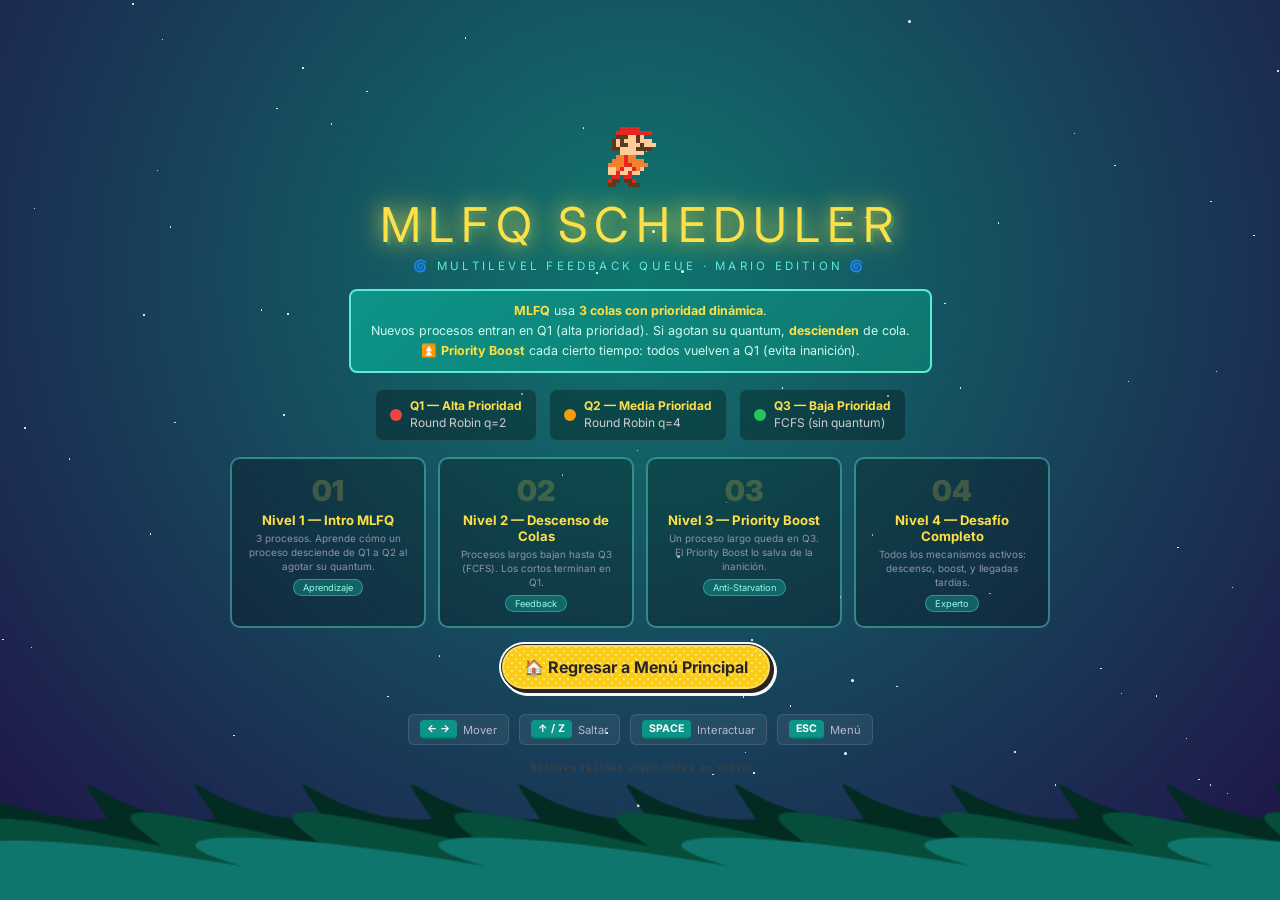
<file: web/prueba4.html>
<!DOCTYPE html>
<html lang="es">
<head>
<meta charset="UTF-8"/>
<meta name="viewport" content="width=device-width, initial-scale=1.0"/>
<title>MLFQ — Mario Multilevel Feedback Queue</title>
<link rel="preconnect" href="https://fonts.googleapis.com"/>
<link rel="preconnect" href="https://fonts.gstatic.com" crossorigin/>
<link href="https://fonts.googleapis.com/css2?family=Inter:wght@400;500;600;700;800&family=JetBrains+Mono:wght@400;500;700&display=swap" rel="stylesheet"/>
<style>
*,*::before,*::after{box-sizing:border-box;margin:0;padding:0}
html,body{width:100%;height:100%;overflow:hidden;background:#0a0a1a;font-family:'Inter',sans-serif;color:#f0f0f0;user-select:none}
.scr{position:fixed;inset:0;display:flex;flex-direction:column;align-items:center;justify-content:center;transition:opacity .35s}
.scr.off{opacity:0;pointer-events:none}

/* ══ TITLE ══ */
#sT{background:radial-gradient(ellipse at 50% 30%,#0f766e 0%,#1e1b4b 90%);overflow-y:auto;padding:24px 20px;gap:18px}
.t-sky{position:fixed;inset:0;pointer-events:none;overflow:hidden}
.t-star{position:absolute;border-radius:50%;background:#fff;animation:tw var(--d) var(--dl) ease-in-out infinite alternate}
@keyframes tw{from{opacity:.08}to{opacity:.92}}
.t-hills{position:fixed;bottom:0;left:0;right:0;height:30%;pointer-events:none}
.tc{position:relative;z-index:2;display:flex;flex-direction:column;align-items:center;gap:16px;width:100%;max-width:920px}
.logo-wrap{display:flex;flex-direction:column;align-items:center;gap:8px}
.logo-mario-canvas{display:block}
.logo-title{font-size:clamp(1.4rem,5vw,3rem);color:#fde047;letter-spacing:.15em;text-align:center;line-height:1.1;
  text-shadow:0 0 20px rgba(253,224,71,.9),0 0 45px rgba(253,224,71,.4),3px 3px 0 #0f766e;
  animation:logoPulse 2.5s ease-in-out infinite alternate}
@keyframes logoPulse{from{text-shadow:0 0 18px rgba(253,224,71,.8),3px 3px 0 #0f766e}to{text-shadow:0 0 35px #fde047,0 0 65px rgba(253,224,71,.5),3px 3px 0 #0f766e}}
.logo-sub{font-size:.72rem;letter-spacing:.28em;color:#5eead4;text-transform:uppercase}
.badge{background:linear-gradient(135deg,#0d9488,#0f766e);border:2px solid #5eead4;border-radius:8px;padding:10px 20px;font-size:.78rem;color:#ccfbf1;text-align:center;max-width:700px;line-height:1.6}
.badge strong{color:#fde047}
.queue-legend{display:flex;gap:12px;flex-wrap:wrap;justify-content:center;width:100%;max-width:700px}
.ql-item{display:flex;align-items:center;gap:8px;background:rgba(0,0,0,.3);border-radius:8px;padding:8px 14px;font-size:.75rem;border:1px solid rgba(255,255,255,.1)}
.ql-dot{width:12px;height:12px;border-radius:50%;flex-shrink:0}
.ql-info{color:#ccc;line-height:1.4}
.ql-info strong{color:#fde047}
.lvl-grid{display:grid;grid-template-columns:repeat(auto-fit,minmax(190px,1fr));gap:12px;width:100%;max-width:820px}
.lc{background:rgba(0,0,0,.25);border:2px solid rgba(94,234,212,.45);border-radius:10px;padding:14px 16px;cursor:pointer;transition:.22s;text-align:center}
.lc:hover{border-color:#fde047;box-shadow:0 0 18px rgba(253,224,71,.5);background:rgba(253,224,71,.12);transform:translateY(-3px)}
.lc-num{font-size:1.8rem;font-weight:900;color:rgba(253,224,71,.2);margin-bottom:4px}
.lc-name{font-size:.82rem;font-weight:700;color:#fde047;margin-bottom:4px}
.lc-desc{font-size:.62rem;color:#9090b0;line-height:1.4}
.lc-tag{display:inline-block;margin-top:6px;font-size:.58rem;background:rgba(20,184,166,.35);border:1px solid rgba(94,234,212,.4);border-radius:99px;padding:2px 9px;color:#99f6e4}
.key-row{display:flex;gap:10px;flex-wrap:wrap;justify-content:center}
.kh{background:rgba(255,255,255,.06);border:1px solid rgba(255,255,255,.12);border-radius:6px;padding:5px 11px;font-size:.7rem;color:#b8b8d0;display:flex;align-items:center;gap:6px}
.kb{background:#0d9488;border-radius:4px;padding:2px 7px;font-size:.66rem;color:#fff;font-weight:700;border-bottom:2px solid #0f766e}

/* ══ GAME ══ */
#sG{background:#060614;flex-direction:column;align-items:stretch}
.hud{display:flex;align-items:center;padding:10px 18px;gap:14px;flex-shrink:0;background:rgba(0,0,0,.75);border-bottom:2px solid #14b8a6;z-index:100;min-height:52px;flex-wrap:wrap}
.hi{display:flex;align-items:center;gap:6px;font-size:.85rem}
.hl{color:#5eead4;letter-spacing:.08em;text-transform:uppercase;font-size:.65rem}
.hv{color:#fde047;font-weight:700;font-size:.95rem;text-shadow:0 0 8px rgba(253,224,71,.5)}
.hlvl{margin-left:auto;color:#fde047;font-size:.75rem;letter-spacing:.12em}
.boost-hud{display:flex;align-items:center;gap:6px;background:rgba(20,184,166,.15);border:1px solid rgba(20,184,166,.4);border-radius:6px;padding:3px 10px}
.boost-icon{font-size:.9rem}
.boost-val{font-size:.9rem;font-weight:700;color:#fde047;font-family:'JetBrains Mono',monospace;min-width:20px;text-align:center}
.boost-bar{width:50px;height:6px;background:rgba(255,255,255,.12);border-radius:99px;overflow:hidden}
.boost-fill{height:100%;background:linear-gradient(90deg,#14b8a6,#fde047);transition:width .3s linear}

.gw{flex:1;position:relative;overflow:hidden;display:flex}
#gc{display:block;image-rendering:pixelated}

/* SIDE PANEL */
.sp{position:absolute;right:0;top:0;bottom:0;width:300px;background:rgba(5,5,20,.96);border-left:2px solid #14b8a6;padding:12px 10px;overflow-y:auto;z-index:50;display:flex;flex-direction:column;gap:8px}
.spt{font-size:.62rem;letter-spacing:.18em;color:#5eead4;text-transform:uppercase;border-bottom:1px solid rgba(20,184,166,.28);padding-bottom:5px;margin-bottom:2px}
.q-label{display:flex;align-items:center;gap:5px;margin-bottom:2px}
.q-dot{width:8px;height:8px;border-radius:50%;flex-shrink:0}
.sp-ch{display:flex;align-items:center;gap:7px;padding:6px 8px;border-radius:6px;border:1px solid rgba(20,184,166,.2);background:rgba(20,184,166,.04);font-size:.75rem;transition:.22s;margin-bottom:2px}
.sp-ch.on{border-color:#fde047;background:rgba(253,224,71,.07);box-shadow:0 0 8px rgba(253,224,71,.2)}
.sp-ch.done{opacity:.25;filter:grayscale(.8)}
.sp-ch.notyet{opacity:.5;border-color:rgba(100,100,140,.3)}
.sp-ball{width:9px;height:9px;border-radius:50%;flex-shrink:0}
.sp-info{flex:1;min-width:0}
.sp-nm{font-weight:700;color:#f0f0f0;font-size:.78rem;white-space:nowrap;overflow:hidden;text-overflow:ellipsis}
.sp-bt{color:#8080a0;font-size:.68rem}
.sp-qbadge{font-size:.6rem;border-radius:99px;padding:1px 6px;font-weight:700;flex-shrink:0}
.sp-gseg{display:flex;align-items:center;padding:3px 5px;border-radius:4px;font-size:.68rem;font-weight:700;margin-bottom:2px;animation:sgi .3s ease both}
@keyframes sgi{from{transform:translateX(8px);opacity:0}to{opacity:1}}
.sp-gt{margin-left:auto;font-size:.6rem;opacity:.6;font-family:'JetBrains Mono',monospace}
.sp-row{display:flex;justify-content:space-between;font-size:.72rem;padding:3px 0;border-bottom:1px solid rgba(255,255,255,.04)}
.sp-row .k{color:#9090b0}.sp-row .v{color:#fde047;font-weight:700;font-family:'JetBrains Mono',monospace}

/* TOAST */
#toast{position:absolute;top:40%;left:50%;transform:translate(-50%,-50%);background:rgba(5,5,20,.98);border:4px solid #fde047;border-radius:16px;padding:24px 36px;text-align:center;z-index:200;pointer-events:none;opacity:0;transition:opacity .35s;max-width:550px;min-width:300px;box-shadow:0 0 50px rgba(253,224,71,.2)}
#toast.show{opacity:1}
.ti{font-size:3.5rem;display:block;margin-bottom:8px}
.tm{font-size:1.4rem;color:#fde047;font-weight:800;margin-bottom:6px;line-height:1.2}
.ts{font-size:.95rem;color:#e2e8f0;line-height:1.5}

/* CHOICE MODAL */
#choiceModal{position:absolute;inset:0;background:rgba(0,0,0,.78);display:flex;align-items:center;justify-content:center;z-index:300;opacity:0;pointer-events:none;transition:opacity .25s;backdrop-filter:blur(4px)}
#choiceModal.show{opacity:1;pointer-events:all}
.cm-box{background:#0d0a2e;border:2px solid #14b8a6;border-radius:14px;padding:28px 30px;max-width:580px;width:95%;text-align:center}
.cm-title{font-size:1.35rem;color:#fde047;font-weight:700;margin-bottom:8px}
.cm-sub{font-size:.85rem;color:#b8b8d0;margin-bottom:18px;line-height:1.55}
.cm-queues{display:flex;gap:8px;justify-content:center;margin-bottom:18px;flex-wrap:wrap}
.cm-q{border-radius:8px;padding:7px 12px;font-size:.72rem;text-align:center;min-width:130px}
.cm-q-title{font-weight:700;margin-bottom:2px;font-size:.78rem}
.cm-q-items{font-size:.68rem;opacity:.8}
.cm-options{display:flex;gap:12px;flex-wrap:wrap;justify-content:center}
.cm-opt{background:rgba(20,184,166,.12);border:2px solid rgba(94,234,212,.4);border-radius:10px;padding:14px 18px;cursor:pointer;transition:.2s;min-width:130px;text-align:center;font-family:inherit}
.cm-opt:hover:not(:disabled){border-color:#fde047;background:rgba(253,224,71,.1);box-shadow:0 0 14px rgba(253,224,71,.3);transform:translateY(-2px)}
.cm-opt.correct{border-color:#10b981!important;background:rgba(16,185,129,.15)!important}
.cm-opt.wrong{border-color:#ef4444!important;background:rgba(239,68,68,.15)!important}
.cm-opt:disabled{opacity:.35;cursor:not-allowed}
.cm-name{font-size:1.25rem;font-weight:700;color:#f0f0f0;margin-bottom:4px}
.cm-detail{font-size:.75rem;color:#5eead4;line-height:1.4}

/* BOOST MODAL */
#boostModal{position:absolute;inset:0;background:rgba(0,0,0,.7);display:flex;align-items:center;justify-content:center;z-index:350;opacity:0;pointer-events:none;transition:opacity .3s;backdrop-filter:blur(6px)}
#boostModal.show{opacity:1;pointer-events:all}
.bm-box{background:#0d0a2e;border:3px solid #14b8a6;border-radius:16px;padding:30px 36px;max-width:450px;width:92%;text-align:center;animation:boostPop .4s ease}
@keyframes boostPop{from{transform:scale(.8);opacity:0}to{transform:scale(1);opacity:1}}
.bm-icon{font-size:4rem;display:block;margin-bottom:10px;animation:spin .8s ease}
@keyframes spin{from{transform:rotate(-30deg)}to{transform:rotate(30deg)}}
.bm-title{font-size:1.6rem;color:#14b8a6;font-weight:800;margin-bottom:8px}
.bm-sub{font-size:.9rem;color:#b8b8d0;margin-bottom:18px;line-height:1.55}
.bm-ok{background:#0d9488;border:2px solid #14b8a6;border-radius:8px;color:#fff;padding:10px 28px;font-family:inherit;font-size:.85rem;font-weight:700;cursor:pointer;transition:.2s}
.bm-ok:hover{background:#0f766e;box-shadow:0 0 14px rgba(20,184,166,.5)}

/* MOBILE */
.mc{display:none;position:absolute;bottom:10px;left:0;right:0;justify-content:space-between;padding:0 12px;z-index:150;pointer-events:none}
.mcg{display:flex;gap:8px;pointer-events:all}
.mb{width:52px;height:52px;border-radius:50%;background:rgba(20,184,166,.55);border:2px solid #5eead4;font-size:1.2rem;display:flex;align-items:center;justify-content:center;cursor:pointer;-webkit-tap-highlight-color:transparent;touch-action:manipulation}
@media(max-width:640px){.mc{display:flex}.sp{width:170px}}
@media(pointer:coarse){.mc{display:flex}}

/* ══ RESULTS ══ */
#sR{background:radial-gradient(ellipse at 50% 0%,#134e4a,#060614 70%);overflow-y:auto;padding:28px 18px;gap:18px;align-items:center}
.rtro{font-size:3.5rem;animation:rspin 1s ease-out}
@keyframes rspin{from{transform:rotateY(0)}to{transform:rotateY(360deg)}}
.rtitle{font-size:clamp(1.8rem,5vw,2.8rem);color:#fde047;text-shadow:0 0 20px rgba(253,224,71,.6);margin:8px 0 6px;text-align:center}
.rsub{font-size:1.1rem;color:#5eead4;letter-spacing:.2em;text-transform:uppercase}
.rsb{background:rgba(20,184,166,.1);border:2px solid rgba(20,184,166,.32);border-radius:12px;padding:20px 28px;display:flex;gap:32px;justify-content:center;flex-wrap:wrap}
.rsi .rv{font-size:2.8rem;font-weight:700;color:#fde047;text-shadow:0 0 16px rgba(253,224,71,.5);font-family:'JetBrains Mono',monospace}
.rsi .rl{font-size:1rem;color:#5eead4;letter-spacing:.12em;text-transform:uppercase;margin-top:4px}
.rg-wrap{width:100%;max-width:900px;overflow-x:auto}
.rg-bar{display:flex;height:65px}
.rg-seg{display:flex;align-items:center;justify-content:center;font-size:.7rem;font-weight:700;overflow:hidden;flex-shrink:0;border-left:2px solid rgba(255,255,255,.2);animation:revSeg .45s ease both;position:relative}
@keyframes revSeg{from{clip-path:inset(0 100% 0 0)}to{clip-path:inset(0 0 0 0)}}
.rg-seg .seg-q{position:absolute;bottom:2px;right:3px;font-size:.55rem;opacity:.7;font-family:monospace}
.rg-ticks{position:relative;height:24px;margin-top:5px}
.rg-tick{position:absolute;transform:translateX(-50%);font-size:.75rem;color:#999;white-space:nowrap}
.rg-tick::before{content:'';display:block;width:2px;height:6px;background:#666;margin:0 auto 3px}
.rtbl{width:100%;max-width:900px;border-collapse:collapse;font-size:.95rem;margin-bottom:20px}
.rtbl th{padding:10px 12px;color:#5eead4;font-size:.78rem;letter-spacing:.12em;border-bottom:2px solid rgba(20,184,166,.3);text-align:center;text-transform:uppercase}
.rtbl td{padding:10px 12px;text-align:center;border-bottom:1px solid rgba(255,255,255,.05);font-family:'JetBrains Mono',monospace}
.r-refl{width:100%;max-width:900px;background:rgba(16,185,129,.06);border:1px solid rgba(16,185,129,.25);border-radius:12px;padding:20px 24px;font-size:.95rem;color:#b0b0d0;line-height:1.6}
.r-refl-t{color:#10b981;font-weight:700;font-size:1.15rem;margin-bottom:10px;display:flex;gap:7px;align-items:center}
.r-box{border-radius:7px;padding:10px 14px;margin-top:10px;font-size:.82rem;line-height:1.5}
.rbtns{display:flex;gap:10px;flex-wrap:wrap;justify-content:center}
.rb{padding:10px 22px;border-radius:8px;font-family:inherit;font-size:.78rem;letter-spacing:.08em;cursor:pointer;border:2px solid;font-weight:700;transition:.2s;text-transform:uppercase}
.rb-p{background:#0d9488;border-color:#14b8a6;color:#fff}
.rb-p:hover{background:#0f766e;box-shadow:0 0 14px rgba(20,184,166,.5)}
.rb-g{background:transparent;border-color:rgba(94,234,212,.38);color:#5eead4}
.rb-g:hover{border-color:#5eead4;background:rgba(94,234,212,.09)}

/* LOADER */
.page-overlay-loader{position:fixed;inset:0;background:#020210;z-index:99999;display:flex;flex-direction:column;align-items:center;justify-content:center;transition:opacity .6s ease}
.page-overlay-loader.hidden{opacity:0;pointer-events:none}
.loader{width:fit-content;font-size:17px;font-family:monospace;line-height:1.4;font-weight:bold;padding:30px 2px 50px;background:linear-gradient(#fff 0 0) 0 0/100% 100% content-box padding-box no-repeat;position:relative;overflow:hidden;animation:l10-0 2s infinite cubic-bezier(1,175,.5,175)}
.loader::before{content:"Loading";display:inline-block;animation:l10-2 2s infinite;color:#fff}
.loader::after{content:"";position:absolute;width:34px;height:28px;top:110%;left:calc(50% - 16px);background:linear-gradient(90deg,#0000 12px,#f92033 0 22px,#0000 0 26px,#fdc98d 0 32px,#0000) bottom 26px left 50%,linear-gradient(90deg,#0000 10px,#f92033 0 28px,#fdc98d 0 32px,#0000 0) bottom 24px left 50%,linear-gradient(90deg,#0000 10px,#643700 0 16px,#fdc98d 0 20px,#000 0 22px,#fdc98d 0 24px,#000 0 26px,#f92033 0 32px,#0000 0) bottom 22px left 50%,linear-gradient(90deg,#0000 8px,#643700 0 10px,#fdc98d 0 12px,#643700 0 14px,#fdc98d 0 20px,#000 0 22px,#fdc98d 0 28px,#f92033 0 32px,#0000 0) bottom 20px left 50%,linear-gradient(90deg,#0000 8px,#643700 0 10px,#fdc98d 0 12px,#643700 0 16px,#fdc98d 0 22px,#000 0 24px,#fdc98d 0 30px,#f92033 0 32px,#0000 0) bottom 18px left 50%,linear-gradient(90deg,#0000 8px,#643700 0 12px,#fdc98d 0 20px,#000 0 28px,#f92033 0 30px,#0000 0) bottom 16px left 50%,linear-gradient(90deg,#0000 12px,#fdc98d 0 26px,#f92033 0 30px,#0000 0) bottom 14px left 50%,linear-gradient(90deg,#fdc98d 6px,#f92033 0 14px,#222a87 0 16px,#f92033 0 22px,#222a87 0 24px,#f92033 0 28px,#0000 0 32px,#643700 0) bottom 12px left 50%,linear-gradient(90deg,#fdc98d 6px,#f92033 0 16px,#222a87 0 18px,#f92033 0 24px,#f92033 0 26px,#0000 0 30px,#643700 0) bottom 10px left 50%,linear-gradient(90deg,#0000 10px,#f92033 0 16px,#222a87 0 24px,#feee49 0 26px,#222a87 0 30px,#643700 0) bottom 8px left 50%,linear-gradient(90deg,#0000 12px,#222a87 0 18px,#feee49 0 20px,#222a87 0 30px,#643700 0) bottom 6px left 50%,linear-gradient(90deg,#0000 8px,#643700 0 12px,#222a87 0 30px,#643700 0) bottom 4px left 50%,linear-gradient(90deg,#0000 6px,#643700 0 14px,#222a87 0 26px,#0000 0) bottom 2px left 50%,linear-gradient(90deg,#0000 6px,#643700 0 10px,#0000 0) bottom 0px left 50%;background-size:34px 2px;background-repeat:no-repeat;animation:inherit;animation-name:l10-1}
@keyframes l10-0{0%,30%{background-position:0 0px}50%,100%{background-position:0 -0.1px}}
@keyframes l10-1{50%,100%{top:109.5%}}
@keyframes l10-2{0%,30%{transform:translateY(0)}80%,100%{transform:translateY(-260%)}}

/* RETURN BUTTON */
.button{--stone-50:#fafaf9;--stone-800:#292524;--yellow-400:#facc15;font-size:1rem;cursor:pointer;position:relative;font-family:inherit;font-weight:bold;line-height:1;padding:1px;transform:translate(-4px,-4px);outline:2px solid transparent;outline-offset:5px;border-radius:9999px;background-color:var(--stone-800);color:var(--stone-800);transition:transform 150ms ease,box-shadow 150ms ease;text-align:center;
  box-shadow:.5px .5px 0 0 var(--stone-800),1px 1px 0 0 var(--stone-800),1.5px 1.5px 0 0 var(--stone-800),2px 2px 0 0 var(--stone-800),2.5px 2.5px 0 0 var(--stone-800),3px 3px 0 0 var(--stone-800),0 0 0 2px var(--stone-50),.5px .5px 0 2px var(--stone-50),1px 1px 0 2px var(--stone-50),1.5px 1.5px 0 2px var(--stone-50),2px 2px 0 2px var(--stone-50),2.5px 2.5px 0 2px var(--stone-50),3px 3px 0 2px var(--stone-50),3.5px 3.5px 0 2px var(--stone-50),4px 4px 0 2px var(--stone-50)}
.button:hover{transform:translate(0,0);box-shadow:0 0 0 2px var(--stone-50)}
.button>div{position:relative;pointer-events:none;background-color:var(--yellow-400);border:2px solid rgba(255,255,255,.3);border-radius:9999px}
.button>div::before{content:"";position:absolute;inset:0;border-radius:9999px;opacity:.5;background-image:radial-gradient(rgb(255 255 255/80%) 20%,transparent 20%),radial-gradient(rgb(255 255 255/100%) 20%,transparent 20%);background-position:0 0,4px 4px;background-size:8px 8px;mix-blend-mode:hard-light;animation:btn-dots .5s infinite linear}
.button>div>span{position:relative;display:flex;align-items:center;justify-content:center;padding:.75rem 1.25rem;gap:.25rem;filter:drop-shadow(0 -1px 0 rgba(255,255,255,.25))}
.button>div>span:active{transform:translateY(2px)}
@keyframes btn-dots{0%{background-position:0 0,4px 4px}100%{background-position:8px 0,12px 4px}}
</style>
</head>
<body>
<!-- LOADER -->
<div id="page-loader" class="page-overlay-loader">
  <div class="loader"></div>
</div>
<script>window.addEventListener('load',()=>{setTimeout(()=>{const l=document.getElementById('page-loader');if(l)l.classList.add('hidden');},500);});</script>

<!-- ══ TITLE ══ -->
<div class="scr" id="sT">
  <div class="t-sky" id="tSky"></div>
  <canvas id="tHills" class="t-hills"></canvas>
  <div class="tc">
    <div class="logo-wrap">
      <canvas id="logoMario" class="logo-mario-canvas" width="64" height="64"></canvas>
      <div class="logo-title">MLFQ SCHEDULER</div>
      <div class="logo-sub">🌀 Multilevel Feedback Queue · Mario Edition 🌀</div>
    </div>
    <div class="badge">
      <strong>MLFQ</strong> usa <strong>3 colas con prioridad dinámica</strong>.<br>
      Nuevos procesos entran en Q1 (alta prioridad). Si agotan su quantum, <strong>descienden</strong> de cola.<br>
      ⏫ <strong>Priority Boost</strong> cada cierto tiempo: todos vuelven a Q1 (evita inanición).
    </div>
    <div class="queue-legend">
      <div class="ql-item"><div class="ql-dot" style="background:#ef4444"></div><div class="ql-info"><strong>Q1 — Alta Prioridad</strong><br>Round Robin q=2</div></div>
      <div class="ql-item"><div class="ql-dot" style="background:#f59e0b"></div><div class="ql-info"><strong>Q2 — Media Prioridad</strong><br>Round Robin q=4</div></div>
      <div class="ql-item"><div class="ql-dot" style="background:#22c55e"></div><div class="ql-info"><strong>Q3 — Baja Prioridad</strong><br>FCFS (sin quantum)</div></div>
    </div>
    <div class="lvl-grid" id="lvlGrid"></div>
    <a href="index.html" class="button" style="text-decoration:none;margin:4px auto;display:block;width:fit-content">
      <div><span>🏠 Regresar a Menú Principal</span></div>
    </a>
    <div class="key-row">
      <div class="kh"><span class="kb">← →</span> Mover</div>
      <div class="kh"><span class="kb">↑ / Z</span> Saltar</div>
      <div class="kh"><span class="kb">SPACE</span> Interactuar</div>
      <div class="kh"><span class="kb">ESC</span> Menú</div>
    </div>
    <p style="font-size:.62rem;color:#444;letter-spacing:.13em">Botones táctiles disponibles en móvil</p>
  </div>
</div>

<!-- ══ GAME ══ -->
<div class="scr off" id="sG">
  <div class="hud">
    <div class="hi"><span class="hl">❤</span><span class="hv" id="hLives">3</span></div>
    <div class="hi"><span class="hl">Score</span><span class="hv" id="hScore">0</span></div>
    <div class="hi"><span class="hl">CPU t</span><span class="hv" id="hClock">0</span></div>
    <div class="boost-hud">
      <span class="boost-icon">⏫</span>
      <div>
        <div style="font-size:.52rem;color:#5eead4;letter-spacing:.1em;text-transform:uppercase">Boost en</div>
        <div class="boost-val" id="hBoost">20</div>
      </div>
      <div class="boost-bar"><div class="boost-fill" id="hBoostFill" style="width:100%"></div></div>
    </div>
    <div class="hi"><span class="hl">Próximo</span><span class="hv" id="hNext" style="color:#5eead4">—</span></div>
    <div class="hi"><span class="hl">Errores</span><span class="hv" id="hErr" style="color:#f87171">0</span></div>
    <div class="hlvl" id="hLvl">NIVEL 1</div>
  </div>
  <div class="gw" id="gw">
    <canvas id="gc"></canvas>
    <!-- SIDE PANEL -->
    <div class="sp" id="sp">
      <div class="spt">🔴 Q1 — Alta Prioridad (RR q=2)</div>
      <div id="spQ1"></div>
      <div class="spt" style="margin-top:4px">🟡 Q2 — Media Prioridad (RR q=4)</div>
      <div id="spQ2"></div>
      <div class="spt" style="margin-top:4px">🟢 Q3 — Baja Prioridad (FCFS)</div>
      <div id="spQ3"></div>
      <div class="spt" style="margin-top:4px">⏳ No llegaron aún</div>
      <div id="spWait"></div>
      <div class="spt" style="margin-top:4px">📊 Gantt (últimos 10)</div>
      <div id="spG"></div>
      <div class="spt" style="margin-top:4px">⏱ Métricas</div>
      <div id="spM"></div>
    </div>
    <!-- TOAST -->
    <div id="toast"><span class="ti" id="tIcon">⭐</span><div class="tm" id="tMsg">—</div><div class="ts" id="tSub">—</div></div>
    <!-- CHOICE MODAL -->
    <div id="choiceModal">
      <div class="cm-box">
        <div class="cm-title" id="cmTitle">¿Cuál proceso atiende la CPU?</div>
        <div class="cm-sub" id="cmSub">Aplica las reglas MLFQ: Q1 primero, luego Q2, luego Q3</div>
        <div class="cm-queues" id="cmQueues"></div>
        <div class="cm-options" id="cmOpts"></div>
      </div>
    </div>
    <!-- BOOST MODAL -->
    <div id="boostModal">
      <div class="bm-box">
        <span class="bm-icon">⏫</span>
        <div class="bm-title">¡Priority Boost!</div>
        <div class="bm-sub" id="bmSub">Todos los procesos regresan a Q1 para evitar inanición (starvation).</div>
        <button class="bm-ok" id="bmOk">¡Entendido! Continuar →</button>
      </div>
    </div>
    <!-- MOBILE -->
    <div class="mc" id="mc">
      <div class="mcg"><div class="mb" id="mcL">◀</div><div class="mb" id="mcR">▶</div></div>
      <div class="mcg"><div class="mb" id="mcJ">↑</div><div class="mb" id="mcA">✋</div></div>
    </div>
  </div>
</div>

<!-- ══ RESULTS ══ -->
<div class="scr off" id="sR">
  <div class="rtro" id="rTro">🏆</div>
  <div class="rtitle" id="rTitle">¡Completado!</div>
  <div class="rsub" id="rSub">MLFQ MASTER</div>
  <div class="rsb" id="rSB"></div>
  <div class="rg-wrap">
    <div style="font-size:.58rem;letter-spacing:.18em;color:#5eead4;margin-bottom:5px">GANTT — EJECUCIÓN MLFQ (color = cola)</div>
    <div class="rg-bar" id="rGBar"></div>
    <div class="rg-ticks" id="rGTks"></div>
  </div>
  <table class="rtbl"><thead><tr>
    <th>Proceso</th><th>AT</th><th>BT</th><th>Cola Final</th><th>1er Inicio</th><th>CT</th><th>TAT</th><th>WT</th>
  </tr></thead><tbody id="rTB"></tbody><tfoot id="rTF"></tfoot></table>
  <div class="r-refl" id="rRefl"></div>
  <div class="rbtns">
    <button class="rb rb-p" id="bNxt">Siguiente Nivel ▶</button>
    <button class="rb rb-g" id="bRep">↺ Repetir</button>
    <button class="rb rb-g" id="bMenu">🏠 Menú</button>
  </div>
</div>

<script>
'use strict';

/* ═══════════════════════════════════════════════════════════
   PIXEL ART MARIO SPRITE
═══════════════════════════════════════════════════════════ */
const _=null,R='#e52521',S='#ffcc99',B='#5b3a1e',O='#f28030';
const MARIO_FRAMES={
  stand:[[_,_,_,R,R,R,R,R,_,_,_,_,_,_,_,_],[_,_,R,R,R,R,R,R,R,R,R,_,_,_,_,_],[_,_,B,B,B,S,S,B,S,_,_,_,_,_,_,_],[_,B,S,B,S,S,S,B,S,S,S,_,_,_,_,_],[_,B,S,B,B,S,S,S,B,S,S,S,_,_,_,_],[_,B,B,S,S,S,S,B,B,B,B,_,_,_,_,_],[_,_,_,S,S,S,S,S,S,S,_,_,_,_,_,_],[_,_,O,O,R,O,O,O,_,_,_,_,_,_,_,_],[_,O,O,O,R,O,O,O,O,O,_,_,_,_,_,_],[O,O,O,O,R,R,O,O,O,O,O,_,_,_,_,_],[S,S,O,R,S,S,R,O,S,S,_,_,_,_,_,_],[S,S,S,R,S,S,R,S,S,S,_,_,_,_,_,_],[_,_,R,R,_,_,R,R,_,_,_,_,_,_,_,_],[_,B,B,B,_,_,B,B,B,_,_,_,_,_,_,_],[B,B,B,_,_,_,_,B,B,B,_,_,_,_,_,_],[_,_,_,_,_,_,_,_,_,_,_,_,_,_,_,_]],
  run1:[[_,_,_,R,R,R,R,R,_,_,_,_,_,_,_,_],[_,_,R,R,R,R,R,R,R,R,R,_,_,_,_,_],[_,_,B,B,B,S,S,B,S,_,_,_,_,_,_,_],[_,B,S,B,S,S,S,B,S,S,S,_,_,_,_,_],[_,B,S,B,B,S,S,S,B,S,S,S,_,_,_,_],[_,B,B,S,S,S,S,B,B,B,B,_,_,_,_,_],[_,_,_,S,S,S,S,S,S,_,_,_,_,_,_,_],[_,_,O,O,R,O,O,_,_,_,_,_,_,_,_,_],[_,O,O,O,R,O,O,O,O,_,_,_,_,_,_,_],[O,O,O,O,R,R,O,O,O,O,_,_,_,_,_,_],[S,S,O,R,S,S,R,O,S,_,_,_,_,_,_,_],[S,S,R,S,S,R,S,S,_,_,_,_,_,_,_,_],[_,R,R,_,R,R,_,_,_,_,_,_,_,_,_,_],[R,B,B,_,B,B,R,_,_,_,_,_,_,_,_,_],[B,B,_,_,_,B,B,B,_,_,_,_,_,_,_,_],[_,_,_,_,_,_,_,_,_,_,_,_,_,_,_,_]],
  run2:[[_,_,_,R,R,R,R,R,_,_,_,_,_,_,_,_],[_,_,R,R,R,R,R,R,R,R,R,_,_,_,_,_],[_,_,B,B,B,S,S,B,S,_,_,_,_,_,_,_],[_,B,S,B,S,S,S,B,S,S,S,_,_,_,_,_],[_,B,S,B,B,S,S,S,B,S,S,S,_,_,_,_],[_,B,B,S,S,S,S,B,B,B,B,_,_,_,_,_],[_,_,_,S,S,S,S,S,S,_,_,_,_,_,_,_],[_,_,O,O,R,O,O,O,_,_,_,_,_,_,_,_],[O,O,O,O,R,O,O,O,O,_,_,_,_,_,_,_],[O,O,O,R,R,O,O,O,O,O,_,_,_,_,_,_],[S,O,R,S,S,R,O,O,S,_,_,_,_,_,_,_],[S,R,S,S,R,S,S,_,_,_,_,_,_,_,_,_],[R,R,_,R,R,_,_,_,_,_,_,_,_,_,_,_],[B,B,_,B,B,R,_,_,_,_,_,_,_,_,_,_],[_,_,_,B,B,B,B,_,_,_,_,_,_,_,_,_],[_,_,_,_,_,_,_,_,_,_,_,_,_,_,_,_]],
  jump:[[_,_,_,R,R,R,R,R,_,_,_,_,_,_,_,_],[_,_,R,R,R,R,R,R,R,R,R,_,_,_,_,_],[_,_,B,B,B,S,S,B,S,_,_,_,_,_,_,_],[_,B,S,B,S,S,S,B,S,S,S,_,_,_,_,_],[_,B,S,B,B,S,S,S,B,S,S,S,_,_,_,_],[_,B,B,S,S,S,S,B,B,B,B,_,_,_,_,_],[_,_,_,S,S,S,S,S,S,_,_,_,_,_,_,_],[O,O,O,R,O,O,O,O,_,_,_,_,_,_,_,_],[O,O,O,O,R,O,O,O,O,O,O,_,_,_,_,_],[O,O,O,R,R,O,O,O,O,O,_,_,_,_,_,_],[S,S,R,S,S,R,O,S,S,_,_,_,_,_,_,_],[_,R,S,S,R,_,S,S,_,_,_,_,_,_,_,_],[_,R,R,R,R,_,_,_,_,_,_,_,_,_,_,_],[B,B,B,B,_,_,_,_,_,_,_,_,_,_,_,_],[_,_,_,_,_,_,_,_,_,_,_,_,_,_,_,_],[_,_,_,_,_,_,_,_,_,_,_,_,_,_,_,_]]
};
function drawMarioSprite(ctx,x,y,scale,frameKey,flipX){
  const frame=MARIO_FRAMES[frameKey]||MARIO_FRAMES.stand,s=scale;
  ctx.save();
  if(flipX){ctx.translate(x+16*s,y);ctx.scale(-1,1);x=0;y=0;}
  else{ctx.translate(x,y);x=0;y=0;}
  for(let row=0;row<16;row++)for(let col=0;col<16;col++){const c=frame[row][col];if(c){ctx.fillStyle=c;ctx.fillRect(col*s,row*s,s,s);}}
  ctx.restore();
}

/* ═══════════════════════════════════════════════════════════
   PROCESS CHARACTERS
═══════════════════════════════════════════════════════════ */
const CHARS=[
  {name:'Toad',  color:'#e11d48',dark:'#9f1239',draw(ctx,x,y,s){ctx.fillStyle=this.color;ctx.fillRect(x+s,y,6*s,3*s);ctx.fillStyle=this.dark;ctx.fillRect(x,y+s,8*s,2*s);ctx.fillStyle='#fff';ctx.fillRect(x+2*s,y+3*s,4*s,3*s);ctx.fillStyle='#222';ctx.fillRect(x+2*s,y+4*s,s,s);ctx.fillRect(x+5*s,y+4*s,s,s);ctx.fillStyle='#fff';ctx.fillRect(x+s,y+s,s,s);ctx.fillRect(x+5*s,y,s,s);}},
  {name:'Koopa', color:'#16a34a',dark:'#14532d',draw(ctx,x,y,s){ctx.fillStyle=this.color;ctx.fillRect(x+s,y+s,6*s,5*s);ctx.fillStyle=this.dark;ctx.fillRect(x+2*s,y+2*s,4*s,2*s);ctx.fillStyle='#fbbf24';ctx.fillRect(x+2*s,y,4*s,2*s);ctx.fillStyle='#78350f';ctx.fillRect(x+2*s,y+5*s,s,2*s);ctx.fillRect(x+5*s,y+5*s,s,2*s);ctx.fillStyle='#222';ctx.fillRect(x+2*s,y+2*s,s,s);ctx.fillRect(x+5*s,y+2*s,s,s);}},
  {name:'Goomba',color:'#92400e',dark:'#451a03',draw(ctx,x,y,s){ctx.fillStyle=this.color;ctx.fillRect(x,y+s,8*s,4*s);ctx.fillStyle=this.dark;ctx.fillRect(x,y+4*s,8*s,2*s);ctx.fillStyle='#fbbf24';ctx.fillRect(x+s,y+s,2*s,2*s);ctx.fillRect(x+5*s,y+s,2*s,2*s);ctx.fillStyle='#fff';ctx.fillRect(x+s,y+2*s,s,s);ctx.fillRect(x+5*s,y+2*s,s,s);ctx.fillStyle='#222';ctx.fillRect(x+2*s,y+2*s,s,s);ctx.fillRect(x+6*s,y+2*s,s,s);ctx.fillStyle=this.dark;ctx.fillRect(x+s,y+5*s,2*s,2*s);ctx.fillRect(x+5*s,y+5*s,2*s,2*s);}},
  {name:'Boo',   color:'#e2e8f0',dark:'#94a3b8',draw(ctx,x,y,s){ctx.fillStyle=this.color;ctx.fillRect(x+s,y,6*s,6*s);ctx.fillRect(x,y+2*s,8*s,3*s);ctx.fillRect(x,y+5*s,2*s,2*s);ctx.fillRect(x+4*s,y+5*s,2*s,2*s);ctx.fillStyle='#222';ctx.fillRect(x+2*s,y+2*s,s,s);ctx.fillRect(x+5*s,y+2*s,s,s);ctx.fillStyle=this.dark;ctx.fillRect(x+2*s,y+4*s,4*s,s);}},
  {name:'Piranha',color:'#dc2626',dark:'#7f1d1d',draw(ctx,x,y,s){ctx.fillStyle='#16a34a';ctx.fillRect(x+2*s,y+4*s,4*s,4*s);ctx.fillStyle='#14532d';ctx.fillRect(x+2*s,y+3*s,4*s,s);ctx.fillStyle=this.color;ctx.fillRect(x,y,8*s,4*s);ctx.fillStyle='#fff';ctx.fillRect(x+s,y+s,2*s,s);ctx.fillRect(x+5*s,y+2*s,2*s,s);ctx.fillStyle=this.dark;ctx.fillRect(x,y+3*s,8*s,s);ctx.fillStyle='#fde047';ctx.fillRect(x+2*s,y,s,s);ctx.fillRect(x+5*s,y,s,s);}},
  {name:'Star',  color:'#fde047',dark:'#ca8a04',draw(ctx,x,y,s){ctx.fillStyle=this.color;ctx.fillRect(x+3*s,y,2*s,8*s);ctx.fillRect(x,y+3*s,8*s,2*s);ctx.fillRect(x+s,y+s,2*s,2*s);ctx.fillRect(x+5*s,y+s,2*s,2*s);ctx.fillRect(x+s,y+5*s,2*s,2*s);ctx.fillRect(x+5*s,y+5*s,2*s,2*s);ctx.fillStyle=this.dark;ctx.fillRect(x+3*s,y+2*s,s,s);ctx.fillRect(x+4*s,y+5*s,s,s);ctx.fillStyle='#fff';ctx.fillRect(x+3*s,y+3*s,s,s);}},
];

/* ═══════════════════════════════════════════════════════════
   MLFQ CONFIG
   Q1: RR quantum=2   (alta prioridad, color rojo)
   Q2: RR quantum=4   (media prioridad, color naranja)
   Q3: FCFS           (baja prioridad, color verde)
   Priority Boost: cada BOOST_PERIOD unidades de tiempo
═══════════════════════════════════════════════════════════ */
const Q_COLORS=['#ef4444','#f59e0b','#22c55e']; // Q1,Q2,Q3
const Q_QUANTUM=[2,4,999];                        // Q3 FCFS = quantum muy grande
const BOOST_PERIOD=20;

/* ═══════════════════════════════════════════════════════════
   LEVELS
═══════════════════════════════════════════════════════════ */
const LEVELS=[
  { id:0, name:'Nivel 1 — Intro MLFQ', tag:'Aprendizaje',
    desc:'3 procesos. Aprende cómo un proceso desciende de Q1 a Q2 al agotar su quantum.',
    boostPeriod:99, // sin boost en este nivel
    procs:[
      {name:'P1',charIdx:0,at:0,bt:5},
      {name:'P2',charIdx:1,at:1,bt:3},
      {name:'P3',charIdx:2,at:2,bt:2},
    ]},
  { id:1, name:'Nivel 2 — Descenso de Colas', tag:'Feedback',
    desc:'Procesos largos bajan hasta Q3 (FCFS). Los cortos terminan en Q1.',
    boostPeriod:99,
    procs:[
      {name:'A',charIdx:3,at:0,bt:8},
      {name:'B',charIdx:0,at:2,bt:3},
      {name:'C',charIdx:1,at:4,bt:2},
      {name:'D',charIdx:2,at:6,bt:6},
    ]},
  { id:2, name:'Nivel 3 — Priority Boost', tag:'Anti-Starvation',
    desc:'Un proceso largo queda en Q3. El Priority Boost lo salva de la inanición.',
    boostPeriod:BOOST_PERIOD,
    procs:[
      {name:'X',charIdx:4,at:0,bt:15},
      {name:'Y',charIdx:2,at:5,bt:4},
      {name:'Z',charIdx:3,at:10,bt:5},
    ]},
  { id:3, name:'Nivel 4 — Desafío Completo', tag:'Experto',
    desc:'Todos los mecanismos activos: descenso, boost, y llegadas tardías.',
    boostPeriod:BOOST_PERIOD,
    procs:[
      {name:'P1',charIdx:0,at:0,bt:10},
      {name:'P2',charIdx:1,at:3,bt:4},
      {name:'P3',charIdx:2,at:6,bt:3},
      {name:'P4',charIdx:4,at:9,bt:7},
    ]},
];

/* ═══════════════════════════════════════════════════════════
   MLFQ SIMULATOR — calcula el orden óptimo
   Retorna array de segmentos: {name, queue, start, end}
═══════════════════════════════════════════════════════════ */
function simulateMlfq(procs, boostPeriod){
  const ps=procs.map(p=>({...p,rem:p.bt,queue:0,firstStart:-1,served:false,ct:0,lastBoost:0}));
  let clock=0,segs=[];
  const MAXITER=2000;
  let iter=0;
  while(ps.some(p=>!p.served)&&iter++<MAXITER){
    // arrivals
    const avail=ps.filter(p=>!p.served&&p.at<=clock);
    if(avail.length===0){clock++;continue;}
    // pick: lowest queue first (0=highest priority), then FCFS within queue
    avail.sort((a,b)=>a.queue-b.queue||(a.at-b.at));
    const cur=avail[0];
    const q=cur.queue;
    const qt=Q_QUANTUM[q];
    const exec=Math.min(qt,cur.rem);
    if(cur.firstStart<0) cur.firstStart=clock;
    segs.push({name:cur.name,queue:q,start:clock,end:clock+exec});
    clock+=exec;
    cur.rem-=exec;
    // check arrivals during execution
    ps.forEach(p=>{if(!p.served&&p.at<=clock&&p.firstStart<0){}});
    if(cur.rem<=0){
      cur.served=true;cur.ct=clock;
    } else {
      // exhausted quantum → demote (if not Q3)
      if(q<2) cur.queue=q+1;
    }
    // priority boost
    ps.filter(p=>!p.served).forEach(p=>{
      if(boostPeriod<99 && clock>0 && clock%boostPeriod===0){
        p.queue=0;
      }
    });
  }
  return segs;
}

/* ═══════════════════════════════════════════════════════════
   TITLE
═══════════════════════════════════════════════════════════ */
(function buildTitle(){
  const sky=document.getElementById('tSky');
  for(let i=0;i<100;i++){
    const d=document.createElement('div');d.className='t-star';
    const sz=Math.random()<.12?3:1.5;
    d.style.cssText=`left:${Math.random()*100}%;top:${Math.random()*100}%;width:${sz}px;height:${sz}px;--d:${(2+Math.random()*4).toFixed(1)}s;--dl:${(Math.random()*5).toFixed(1)}s`;
    sky.appendChild(d);
  }
  const hc=document.getElementById('tHills');
  hc.width=window.innerWidth;hc.height=200;
  const hx=hc.getContext('2d');
  function drawHills(){hc.width=window.innerWidth;hx.clearRect(0,0,hc.width,hc.height);
    [[0.3,60,80,'#022c22'],[0.55,40,120,'#064e3b'],[0.75,25,180,'#0f766e']].forEach(([a,h,w,c])=>{
      hx.fillStyle=c;hx.beginPath();hx.moveTo(0,hc.height);
      for(let x=0;x<=hc.width+w;x+=w)hx.bezierCurveTo(x-w/2,hc.height-h*2,x,hc.height-h*a*3,x+w,hc.height-h);
      hx.lineTo(hc.width,hc.height);hx.closePath();hx.fill();
    });
  }
  drawHills();window.addEventListener('resize',drawHills);
  const lc=document.getElementById('logoMario'),lx=lc.getContext('2d');lx.imageSmoothingEnabled=false;
  drawMarioSprite(lx,0,0,4,'stand',false);
  let lf=0;const lframes=['stand','run1','run2','run1'];
  setInterval(()=>{lf=(lf+1)%4;lx.clearRect(0,0,64,64);drawMarioSprite(lx,0,0,4,lframes[lf],false);},200);
  const grid=document.getElementById('lvlGrid');
  LEVELS.forEach((lv,i)=>{
    const c=document.createElement('div');c.className='lc';
    c.innerHTML=`<div class="lc-num">${String(i+1).padStart(2,'0')}</div><div class="lc-name">${lv.name}</div><div class="lc-desc">${lv.desc}</div><div class="lc-tag">${lv.tag}</div>`;
    c.addEventListener('click',()=>startLevel(i));grid.appendChild(c);
  });
})();

/* ═══════════════════════════════════════════════════════════
   ENGINE
═══════════════════════════════════════════════════════════ */
const canvas=document.getElementById('gc'),ctx=canvas.getContext('2d');
const gwEl=document.getElementById('gw');
let W,H,SP_W=300;
function resize(){SP_W=window.innerWidth<=640?170:300;W=gwEl.clientWidth-SP_W;H=gwEl.clientHeight;canvas.width=W;canvas.height=H;ctx.imageSmoothingEnabled=false;}

let G={running:false};
const keys={};
let starBg=null,lastT=0;

document.addEventListener('keydown',e=>{
  if(document.getElementById('sG').classList.contains('off'))return;
  keys[e.code]=true;
  if(e.code==='Space'){e.preventDefault();doAction();}
  if(e.code==='KeyZ') keys['ArrowUp']=true;
  if(e.code==='Escape') goMenu();
});
document.addEventListener('keyup',e=>{keys[e.code]=false;if(e.code==='KeyZ')keys['ArrowUp']=false;});
['mcL','mcR','mcJ','mcA'].forEach(id=>{
  const el=document.getElementById(id);
  const cm={mcL:'ArrowLeft',mcR:'ArrowRight',mcJ:'ArrowUp',mcA:'Space'};
  if(!el)return;
  el.addEventListener('pointerdown',e=>{e.preventDefault();if(id==='mcA')doAction();else keys[cm[id]]=true;});
  el.addEventListener('pointerup',()=>keys[cm[id]]=false);
  el.addEventListener('pointerleave',()=>keys[cm[id]]=false);
});
document.getElementById('bmOk').addEventListener('click',()=>{
  document.getElementById('boostModal').classList.remove('show');
  G.boostPaused=false;
  G.marioState='free';
  setTimeout(()=>{if(G.running&&G.marioState==='free')tryOpenModal();},300);
});

/* ═══════════════════════════════════════════════════════════
   BUILD WORLD
═══════════════════════════════════════════════════════════ */
function buildWorld(li){
  const lv=LEVELS[li],n=lv.procs.length;
  const worldW=Math.max(W*2.5,n*48*7+300),gy=Math.round(H*0.68);
  const chars=lv.procs.map((p,i)=>({
    ...p, origIdx:i,
    x:220+i*(worldW-280)/Math.max(n-1,1),
    y:gy-48, w:48, h:48,
    rem:p.bt, queue:0, queueHistory:[],
    served:false, serving:false,
    firstStart:-1, ct:0, tat:0, wt:0,
    bob:Math.random()*Math.PI*2,
    charDef:CHARS[p.charIdx%CHARS.length],
  }));
  const mario={x:60,y:gy-48,w:48,h:48,vx:0,vy:0,onGround:true,facing:1,frame:0,frameKey:'stand',ft:0,interacting:false,interactT:0};
  return{chars,mario,worldW,gy};
}

/* ═══════════════════════════════════════════════════════════
   MLFQ RUNTIME STATE
   - chars[i].queue = 0,1,2 (current queue)
   - chars[i].rem   = remaining burst time
   - G.currentSegIdx = index in optimalSegs we're currently executing
   - G.optimalSegs   = precomputed sequence
═══════════════════════════════════════════════════════════ */
function startLevel(li){
  resize();starBg=null;
  const{chars,mario,worldW,gy}=buildWorld(li);
  const lv=LEVELS[li];
  const optimalSegs=simulateMlfq(lv.procs,lv.boostPeriod);
  G={
    li, score:0, lives:3, clock:0, errors:0,
    chars, mario, worldW, gy, camX:0,
    doneCount:0, particles:[], shake:0,
    toastT:0, wrongF:0, idleT:0, running:true,
    marioState:'free',
    target:null, celebT:0, triedWrong:[],
    gantt:[],
    optimalSegs, segIdx:0,
    boostPeriod:lv.boostPeriod,
    boostTimer:lv.boostPeriod,
    boostPaused:false,
    lastBoostAt:-1,
  };
  showSc('sG');hideTst();
  document.getElementById('hLvl').textContent=lv.name;
  updateHUD();updateSP();
  lastT=0;requestAnimationFrame(loop);
  // auto-start
  setTimeout(()=>{if(G.running&&G.marioState==='free')tryOpenModal();},600);
}

function loop(ts){
  if(!G.running)return;
  const dt=Math.min((ts-lastT)/1000,.05);lastT=ts;
  update(dt);draw();
  requestAnimationFrame(loop);
}

function update(dt){
  const{mario,gy,worldW}=G;
  if(G.shake>0) G.shake-=dt;
  if(G.wrongF>0) G.wrongF-=dt;
  if(G.toastT>0){G.toastT-=dt;if(G.toastT<=0)hideTst();}
  G.idleT+=dt;
  G.chars.forEach(c=>c.bob+=dt*2.2);
  G.particles=G.particles.filter(p=>{p.x+=p.vx*dt;p.y+=p.vy*dt;p.vy+=450*dt;p.life-=dt;return p.life>0;});

  if(G.marioState==='question'||G.boostPaused) return;

  if(G.marioState==='celebrate'){
    G.celebT+=dt;
    mario.y=gy-mario.h-Math.abs(Math.sin(G.celebT*9))*20;
    mario.frameKey='jump';
    if(Math.random()<.45) spawn(G.target.x+G.target.w/2,G.target.y,G.target.charDef.color,3);
    G.camX=Math.max(0,Math.min(mario.x-W*.35,worldW-W));
    if(mario.interacting){mario.interactT-=dt;if(mario.interactT<=0){mario.interacting=false;mario.y=gy-mario.h;finalizeServe(G.target);}}
    return;
  }

  // Normal movement
  mario.vx=0;
  if(keys['ArrowLeft']){mario.vx=-220;mario.facing=-1;}
  if(keys['ArrowRight']){mario.vx=220;mario.facing=1;}
  if(keys['ArrowUp']&&mario.onGround){mario.vy=-570;mario.onGround=false;mario.frameKey='jump';}
  mario.vy+=1500*dt;mario.x+=mario.vx*dt;mario.y+=mario.vy*dt;
  if(mario.y>=gy-mario.h){mario.y=gy-mario.h;mario.vy=0;mario.onGround=true;if(mario.frameKey==='jump')mario.frameKey='stand';}
  mario.x=Math.max(0,Math.min(mario.x,worldW-mario.w));
  mario.ft+=dt;if(mario.ft>.12){mario.ft=0;mario.frame=(mario.frame+1)%2;}
  if(mario.vx!==0&&mario.onGround)mario.frameKey=mario.frame===0?'run1':'run2';
  else if(mario.onGround)mario.frameKey='stand';
  G.camX=Math.max(0,Math.min(mario.x-W*.35,worldW-W));
}

/* ═══════════════════════════════════════════════════════════
   MLFQ NEXT STEP
   Uses precomputed optimalSegs to know exactly what's next
═══════════════════════════════════════════════════════════ */
function getNextSeg(){
  if(G.segIdx>=G.optimalSegs.length) return null;
  return G.optimalSegs[G.segIdx];
}

function getCorrectProcessFromState() {
  const now = G.clock;
  const available = G.chars.filter(c => !c.served && c.at <= now);
  if (available.length === 0) return null;
  // Ordenar por cola (menor número = mayor prioridad) y dentro de la misma cola por tiempo de llegada
  available.sort((a, b) => a.queue - b.queue || a.at - b.at);
  return available[0];
}

function tryOpenModal() {
  if (!G.running || G.boostPaused) return;
  if (G.doneCount >= G.chars.length) { setTimeout(showResults, 800); return; }

  // Avanzar el reloj si no hay procesos disponibles
  let available = G.chars.filter(c => !c.served && c.at <= G.clock);
  if (available.length === 0) {
    const nextArrival = G.chars.filter(c => !c.served).sort((a, b) => a.at - b.at)[0];
    if (nextArrival) {
      G.clock = nextArrival.at;
      available = G.chars.filter(c => !c.served && c.at <= G.clock);
    } else {
      setTimeout(showResults, 800);
      return;
    }
  }

  // Priority Boost (igual que antes)
  if (G.boostPeriod < 99) {
    const boostAt = Math.floor(G.clock / G.boostPeriod) * G.boostPeriod;
    if (boostAt > 0 && boostAt !== G.lastBoostAt && G.clock >= boostAt) {
      G.lastBoostAt = boostAt;
      G.chars.forEach(c => { if (!c.served && c.queue > 0) c.queue = 0; });
      showBoostModal();
      return;
    }
  }

  // Obtener el proceso correcto según reglas MLFQ
  const correctProc = getCorrectProcessFromState();
  if (!correctProc) return;

  // Si solo hay un proceso disponible, iniciar caminata automáticamente
  if (available.length === 1) {
    G.target = correctProc;
    // Calcular el segmento de ejecución (quantum según su cola actual)
    const qt = Q_QUANTUM[correctProc.queue];
    const execTime = Math.min(qt, correctProc.rem);
    const seg = { name: correctProc.name, queue: correctProc.queue, start: G.clock, end: G.clock + execTime };
    startWalking(seg);
    return;
  }

  // Múltiples procesos → mostrar modal
  G.marioState = 'question';
  G.optimalNext = correctProc;  // ahora siempre existe
  // Calcular el segmento esperado (solo para referencia visual)
  const qt = Q_QUANTUM[correctProc.queue];
  const execTime = Math.min(qt, correctProc.rem);
  const seg = { name: correctProc.name, queue: correctProc.queue, start: G.clock, end: G.clock + execTime };
  buildChoiceModal(available, seg);
  document.getElementById('choiceModal').classList.add('show');
}

function buildChoiceModal(avail,seg){
  document.getElementById('cmTitle').textContent=`t=${G.clock} — ¿Quién ejecuta la CPU?`;
  const q0=avail.filter(c=>c.queue===0),q1=avail.filter(c=>c.queue===1),q2=avail.filter(c=>c.queue===2);
  const qEl=document.getElementById('cmQueues');qEl.innerHTML='';
  [['🔴 Q1',q0,'#ef4444'],['🟡 Q2',q1,'#f59e0b'],['🟢 Q3',q2,'#22c55e']].forEach(([label,arr,col])=>{
    const d=document.createElement('div');d.className='cm-q';
    d.style.cssText=`background:${col}18;border:1px solid ${col}55`;
    d.innerHTML=`<div class="cm-q-title" style="color:${col}">${label}</div><div class="cm-q-items">${arr.length?arr.map(c=>`${c.name}(rem=${c.rem})`).join(', '):'— vacía'}</div>`;
    qEl.appendChild(d);
  });
  const opts=document.getElementById('cmOpts');opts.innerHTML='';
  avail.forEach(c=>{
    const btn=document.createElement('button');btn.className='cm-opt';btn.dataset.name=c.name;
    const qColor=Q_COLORS[c.queue];
    if(G.triedWrong&&G.triedWrong.includes(c.name)){btn.disabled=true;btn.classList.add('wrong');}
    btn.innerHTML=`<div class="cm-name">${c.name}</div><div class="cm-detail" style="color:${qColor}">Cola ${c.queue+1} | Quantum=${Q_QUANTUM[c.queue]=== 999?'FCFS':Q_QUANTUM[c.queue]} | Rem=${c.rem}</div>`;
    btn.addEventListener('click',()=>handleChoice(c,seg));
    opts.appendChild(btn);
  });
  document.getElementById('cmSub').textContent=
    `Q1 tiene prioridad máxima → Q2 → Q3. Dentro de la misma cola: FCFS.`;
}

function handleChoice(chosen,seg){
  const isCorrect=chosen.name===G.optimalNext.name;
  if(isCorrect){
    G.score+=150;
    document.querySelectorAll('.cm-opt').forEach(b=>{if(b.dataset.name===chosen.name)b.classList.add('correct');});
    const qName=['Q1','Q2','Q3'][chosen.queue];
    showTst('✅',`¡Correcto! ${chosen.name} va primero`,`Está en ${qName} (mayor prioridad disponible). Quantum=${Q_QUANTUM[chosen.queue]===999?'FCFS':Q_QUANTUM[chosen.queue]}`,6);
    setTimeout(()=>{
      closeChoiceModal();
      G.target=chosen;
      startWalking(seg);
    },800);
  } else {
    G.errors++;G.lives=Math.max(0,G.lives-1);G.shake=.4;G.wrongF=.55;updateHUD();
    if(!G.triedWrong)G.triedWrong=[];G.triedWrong.push(chosen.name);
    document.querySelectorAll('.cm-opt').forEach(b=>{if(b.dataset.name===chosen.name){b.classList.add('wrong');b.disabled=true;}});
    const correctQ=['Q1','Q2','Q3'][G.optimalNext.queue];
    const chosenQ=['Q1','Q2','Q3'][chosen.queue];
    showTst('❌',`${chosen.name} no es correcto`,
      `${chosen.name} está en ${chosenQ}, pero ${G.optimalNext.name} está en ${correctQ} (mayor prioridad). Intenta de nuevo.`,7);
    document.getElementById('cmSub').textContent=`❌ Incorrecto (${G.lives} vida/s). Revisa las colas y vuelve a intentar.`;
    if(G.lives<=0) setTimeout(()=>{closeChoiceModal();gameOver();},1500);
  }
}

function closeChoiceModal(){
  document.getElementById('choiceModal').classList.remove('show');
  G.triedWrong=[];G.marioState='free';
}

function showBoostModal(){
  G.boostPaused=true;G.marioState='question';
  // apply boost visually
  G.chars.forEach(c=>{if(!c.served)c.queue=0;});
  const affected=G.chars.filter(c=>!c.served).map(c=>c.name).join(', ');
  document.getElementById('bmSub').textContent=
    `t=${G.clock}: Todos los procesos pendientes (${affected}) regresan a Q1. Esto evita la inanición (starvation) de procesos que llevan mucho tiempo esperando.`;
  document.getElementById('boostModal').classList.add('show');
  updateSP();
}

/* ═══════════════════════════════════════════════════════════
   WALKING STATE
═══════════════════════════════════════════════════════════ */
function startWalking(seg){
  G.marioState='walking';
  G.currentSeg=seg;
  G.target.serving=true;
  const execTime=seg.end-seg.start;
  const qName=['Q1','Q2','Q3'][G.target.queue];
  showTst('🏃',`Ve con Mario hasta ${G.target.name}`,`${qName} | Ejecutará ${execTime} unidades (Quantum=${Q_QUANTUM[G.target.queue]===999?'FCFS':Q_QUANTUM[G.target.queue]})`,6);
  updateSP();
}

/* ═══════════════════════════════════════════════════════════
   SPACE ACTION
═══════════════════════════════════════════════════════════ */
function doAction(){
  if(!G.running) return;
  if(G.marioState!=='walking') return;
  const REACH=48*2.2,mario=G.mario;
  let closest=null,cd=Infinity;
  G.chars.forEach(c=>{if(c.served)return;const d=Math.abs((mario.x+mario.w/2)-(c.x+c.w/2));if(d<cd){cd=d;closest=c;}});
  if(!closest||cd>REACH){showTst('💨','¡Acércate más!',`Camina hasta ${G.target.name} y presiona SPACE.`,4);return;}
  if(closest.name!==G.target.name){G.shake=.3;G.wrongF=.4;showTst('⚠️',`Ese es ${closest.name}, no el objetivo`,`Debes llegar a ${G.target.name}. ¡Sigue buscando!`,5);return;}

  // Arrived at correct target!
  const seg=G.currentSeg;
  const execTime=seg.end-seg.start;
  G.marioState='celebrate';G.celebT=0;

  // update char state
  if(G.target.firstStart<0) G.target.firstStart=G.clock;
  G.target.rem-=execTime;
  G.clock=seg.end;
  G.gantt.push({name:G.target.name,queue:G.target.queue,start:seg.start,end:seg.end,color:Q_COLORS[G.target.queue]});
  G.score+=100;

  const isFinished=G.target.rem<=0;
  if(isFinished){
    G.target.ct=G.clock;G.target.tat=G.target.ct-G.target.at;G.target.wt=G.target.tat-G.target.bt;
    showTst('⚙️',`Ejecutando ${G.target.name} — ¡completado!`,`Quantum usados: ${execTime} | BT final: 0 | CT=${G.clock}`,execTime);
  } else {
    const newQueue=Math.min(G.target.queue+1,2);
    const qName=['Q1','Q2','Q3'][G.target.queue];
    const newQName=['Q1','Q2','Q3'][newQueue];
    const demoted=newQueue>G.target.queue;
    G.target.queueHistory.push(G.target.queue);
    G.target.queue=newQueue;
    showTst('⚙️',`Ejecutando ${G.target.name}`,
      demoted?`Quantum=${execTime} agotado → desciende de ${qName} a ${newQName}. Rem=${G.target.rem}`:
      `Ejecutado ${execTime}u en ${qName} | Rem=${G.target.rem}`,execTime);
  }

  G.mario.interacting=true;G.mario.interactT=execTime;
  G.segIdx++;
  updateHUD();updateSP();
}

function finalizeServe(c){
  c.serving=false;
  G.marioState='free';
  if(c.rem<=0){
    c.served=true;G.doneCount++;
    spawn(c.x+c.w/2,c.y,c.charDef.color,18);
    showTst('⭐',`¡${c.name} terminado!`,`TAT=${c.tat} | WT=${c.wt} | Cola final: Q${c.queue+1}`,4.5);
    updateSP();updateHUD();
    if(G.doneCount>=G.chars.length){setTimeout(showResults,1200);return;}
  } else {
    showTst('🔄',`${c.name} desciende de cola`,`Ahora en Q${c.queue+1} | Rem=${c.rem}`,3.5);
    updateSP();updateHUD();
  }
  setTimeout(()=>{if(G.running&&G.marioState==='free')tryOpenModal();},1500);
}

function spawn(x,y,color,n){
  for(let i=0;i<n;i++){const a=Math.random()*Math.PI*2,s=100+Math.random()*200;G.particles.push({x,y,vx:Math.cos(a)*s,vy:Math.sin(a)*s-120,r:2+Math.random()*4,color,life:.7+Math.random()*.6,maxLife:1.3});}
}
function gameOver(){G.running=false;showTst('💀','¡Game Over!','MLFQ: Q1 tiene prioridad máxima. Dentro de cada cola, atiende en orden de llegada.',8);setTimeout(()=>startLevel(G.li),3600);}

/* ═══════════════════════════════════════════════════════════
   HUD & SIDE PANEL
═══════════════════════════════════════════════════════════ */
function updateHUD(){
  document.getElementById('hLives').textContent='❤️'.repeat(G.lives)||'💀';
  document.getElementById('hScore').textContent=G.score;
  document.getElementById('hClock').textContent=G.clock;
  document.getElementById('hErr').textContent=G.errors;
  const seg=getNextSeg();
  if(seg){
    const c=G.chars.find(x=>x.name===seg.name);
    document.getElementById('hNext').textContent=c?`${c.name}(Q${c.queue+1})`:'—';
  } else {
    document.getElementById('hNext').textContent='🏁';
  }
  // boost bar
  const bFrac=Math.max(0,Math.min(1,G.boostTimer/G.boostPeriod));
  document.getElementById('hBoost').textContent=G.boostPeriod>=99?'—':Math.ceil(G.boostTimer);
  document.getElementById('hBoostFill').style.width=(bFrac*100)+'%';
}

function updateSP(){
  const renderQ=(arr,elId,emptyMsg)=>{
    const el=document.getElementById(elId);el.innerHTML='';
    if(!arr.length){el.innerHTML=`<div style="font-size:.65rem;color:#444;padding:3px 8px">${emptyMsg}</div>`;return;}
    arr.forEach(c=>{
      const d=document.createElement('div');
      d.className='sp-ch'+(G.target&&G.target.name===c.name?' on':'')+(c.served?' done':'');
      const qCol=Q_COLORS[c.queue];
      d.innerHTML=`<div class="sp-ball" style="background:${c.charDef.color}"></div>
        <div class="sp-info"><div class="sp-nm">${c.name}</div>
        <div class="sp-bt">Rem:${c.rem}/${c.bt} · AT:${c.at}</div></div>
        <span class="sp-qbadge" style="background:${qCol}22;color:${qCol};border:1px solid ${qCol}55">Q${c.queue+1}</span>`;
      el.appendChild(d);
    });
  };
  const avail=G.chars.filter(c=>!c.served&&c.at<=G.clock);
  renderQ(avail.filter(c=>c.queue===0),'spQ1','vacía');
  renderQ(avail.filter(c=>c.queue===1),'spQ2','vacía');
  renderQ(avail.filter(c=>c.queue===2),'spQ3','vacía');
  // waiting (not arrived yet)
  const waitEl=document.getElementById('spWait');waitEl.innerHTML='';
  G.chars.filter(c=>!c.served&&c.at>G.clock).forEach(c=>{
    const d=document.createElement('div');d.className='sp-ch notyet';
    d.innerHTML=`<div class="sp-ball" style="background:${c.charDef.color}77"></div>
      <div class="sp-info"><div class="sp-nm">${c.name}</div><div class="sp-bt">llega en t=${c.at} · BT=${c.bt}</div></div>`;
    waitEl.appendChild(d);
  });
  if(!G.chars.some(c=>!c.served&&c.at>G.clock))waitEl.innerHTML=`<div style="font-size:.65rem;color:#444;padding:3px 8px">todos llegaron</div>`;
  // Gantt
  const gEl=document.getElementById('spG');gEl.innerHTML='';
  G.gantt.slice(-10).forEach(seg=>{
    const d=document.createElement('div');d.className='sp-gseg';
    d.style.cssText=`background:${seg.color}22;border-left:3px solid ${seg.color}`;
    d.innerHTML=`<span style="color:${seg.color}">${seg.name}(Q${seg.queue+1})</span><span class="sp-gt">${seg.start}→${seg.end}</span>`;
    gEl.appendChild(d);
  });
  // Metrics
  const mEl=document.getElementById('spM');mEl.innerHTML='';
  const sv=G.chars.filter(c=>c.served);
  if(sv.length){
    const aT=(sv.reduce((a,c)=>a+c.tat,0)/sv.length).toFixed(1);
    const aW=(sv.reduce((a,c)=>a+c.wt,0)/sv.length).toFixed(1);
    [['Done',`${sv.length}/${G.chars.length}`],['Avg TAT',aT],['Avg WT',aW],['Errores',G.errors],['Clock',G.clock]].forEach(([k,v])=>{
      const r=document.createElement('div');r.className='sp-row';r.innerHTML=`<span class="k">${k}</span><span class="v">${v}</span>`;mEl.appendChild(r);
    });
  } else {
    [['Segmentos',G.gantt.length],['Clock',G.clock],['Segs pendientes',G.optimalSegs.length-G.segIdx]].forEach(([k,v])=>{
      const r=document.createElement('div');r.className='sp-row';r.innerHTML=`<span class="k">${k}</span><span class="v">${v}</span>`;mEl.appendChild(r);
    });
  }
}

/* ═══════════════════════════════════════════════════════════
   DRAW
═══════════════════════════════════════════════════════════ */
function draw(){
  const{mario,chars,gy,worldW,camX,particles,shake}=G;
  let sx=0,sy=0;if(shake>0){sx=(Math.random()-.5)*7;sy=(Math.random()-.5)*4;}
  ctx.save();ctx.translate(sx,sy);

  // Sky
  const sky=ctx.createLinearGradient(0,0,0,H);
  sky.addColorStop(0,'#020617');sky.addColorStop(.5,'#0d1f2d');sky.addColorStop(1,'#0f2a1f');
  ctx.fillStyle=sky;ctx.fillRect(0,0,W,H);

  // Stars (parallax)
  if(!starBg){starBg=[];for(let i=0;i<160;i++)starBg.push({x:Math.random()*6000,y:Math.random()*H*.65,r:.5+Math.random()*1.8,a:.1+Math.random()*.9,p:.04+Math.random()*.25});}
  starBg.forEach(s=>{let sx2=(s.x-camX*s.p)%W;if(sx2<0)sx2+=W;ctx.fillStyle=`rgba(200,255,220,${s.a*.6})`;ctx.beginPath();ctx.arc(sx2,s.y,s.r,0,Math.PI*2);ctx.fill();});

  ctx.save();ctx.translate(-camX,0);

  // Ground
  const gg=ctx.createLinearGradient(0,gy,0,H);gg.addColorStop(0,'#064e3b');gg.addColorStop(1,'#022c22');
  ctx.fillStyle=gg;ctx.fillRect(0,gy,worldW,H-gy);
  ctx.strokeStyle='#14b8a6';ctx.lineWidth=3;ctx.shadowBlur=14;ctx.shadowColor='#14b8a6';
  ctx.beginPath();ctx.moveTo(0,gy);ctx.lineTo(worldW,gy);ctx.stroke();ctx.shadowBlur=0;
  ctx.strokeStyle='rgba(20,184,166,.15)';ctx.lineWidth=1;
  const bw=48,bh=Math.round(48*.4);
  for(let row=0;row*bh<H-gy+8;row++){const off=row%2===0?0:bw/2;for(let col=-1;col*bw<worldW+bw;col++)ctx.strokeRect(col*bw+off,gy+row*bh,bw,bh);}

  // Column highlights (queue color)
  chars.forEach(c=>{
    if(c.served)return;
    const qCol=Q_COLORS[c.queue];
    const ready=c.at<=G.clock;
    const alpha=ready?0.08:0.03;
    ctx.fillStyle=`rgba(${hexToRgb(qCol)},${alpha})`;
    ctx.fillRect(c.x-5,0,c.w+10,gy);
    if(ready){
      ctx.fillStyle=qCol;ctx.globalAlpha=0.7;ctx.font="bold 9px 'Inter',sans-serif";ctx.textAlign='center';
      ctx.fillText(`Q${c.queue+1}`,c.x+c.w/2,18);
      ctx.fillText(`AT:${c.at}`,c.x+c.w/2,31);
      ctx.globalAlpha=1;
    } else {
      ctx.fillStyle='rgba(150,150,180,.5)';ctx.font="9px 'Inter',sans-serif";ctx.textAlign='center';
      ctx.fillText(`AT:${c.at}`,c.x+c.w/2,18);
    }
  });

  // Characters
  chars.forEach(c=>{
    const bob=Math.sin(c.bob)*4,cy=c.y+bob,cx=c.x+c.w/2;
    if(c.served)ctx.globalAlpha=.22;
    else if(c.serving){ctx.shadowBlur=24;ctx.shadowColor=c.charDef.color;}
    c.charDef.draw(ctx,c.x+4,cy+4,8);
    ctx.shadowBlur=0;ctx.globalAlpha=1;
    if(!c.served){
      // Name tag
      ctx.fillStyle='rgba(0,0,0,.8)';ctx.fillRect(cx-25,cy+c.h*.82,50,14);
      ctx.fillStyle=c.charDef.color;ctx.font="bold 10px 'Inter',sans-serif";ctx.textAlign='center';ctx.textBaseline='top';
      ctx.fillText(c.name,cx,cy+c.h*.84);
      // Remaining BT badge
      const qCol=Q_COLORS[c.queue];
      ctx.fillStyle='rgba(0,0,0,.88)';ctx.fillRect(cx-22,cy-22,44,13);
      ctx.fillStyle=qCol;ctx.font="bold 9px 'Inter',sans-serif";
      ctx.fillText(`rem:${c.rem}/${c.bt}`,cx,cy-20);
      // Queue badge (colored bar)
      ctx.fillStyle=qCol+'66';ctx.fillRect(cx-20,cy-28,40,5);
      ctx.fillStyle=qCol;ctx.fillRect(cx-20,cy-28,40*(1-c.rem/c.bt),5);
    }
    ctx.textBaseline='alphabetic';
  });

  // Mario
  const m=mario;
  drawMarioSprite(ctx,m.x,m.y,3,m.frameKey,m.facing===-1);
  ctx.fillStyle='rgba(0,0,0,.75)';ctx.fillRect(m.x,m.y-16,48,13);
  ctx.fillStyle='#fde047';ctx.font="bold 9px 'Inter',sans-serif";ctx.textAlign='center';
  ctx.fillText('MARIO',m.x+24,m.y-5);

  // CPU execution overlay
  if(m.interacting&&G.target){
    const remaining=Math.max(0,m.interactT);
    const seg=G.currentSeg;const total=seg?seg.end-seg.start:1;
    const progress=1-(remaining/total);
    const baseCx=mario.x-camX+mario.w/2;
    const cx2=Math.max(120,Math.min(W-120,baseCx)),cy2=mario.y-90;
    ctx.fillStyle='rgba(0,0,0,.62)';ctx.beginPath();ctx.roundRect(cx2-110,cy2-70,220,140,16);ctx.fill();
    const ang=progress*Math.PI*2,pulse=0.85+0.15*Math.sin(G.idleT*8);
    ctx.strokeStyle='rgba(253,224,71,0.25)';ctx.lineWidth=8;ctx.beginPath();ctx.arc(cx2,cy2-10,36*pulse,0,Math.PI*2);ctx.stroke();
    const qCol=G.target?Q_COLORS[G.target.queue]:'#fde047';
    ctx.strokeStyle=qCol;ctx.lineWidth=8;ctx.lineCap='round';
    ctx.beginPath();ctx.arc(cx2,cy2-10,36*pulse,-Math.PI/2,-Math.PI/2+ang);ctx.stroke();ctx.lineCap='butt';
    ctx.fillStyle='#fde047';ctx.font="bold 28px 'JetBrains Mono',monospace";ctx.textAlign='center';ctx.textBaseline='middle';
    ctx.fillText(`${Math.ceil(remaining)}s`,cx2,cy2-10);
    ctx.font="11px 'JetBrains Mono',monospace";ctx.fillStyle='#a5f3fc';
    ctx.fillText('CPU ejecutando...',cx2,cy2+34);
    ctx.fillStyle='rgba(165,243,252,.55)';
    ctx.fillText(`Q${G.target.queue+1} | Quantum=${Q_QUANTUM[G.target.queue]===999?'FCFS':Q_QUANTUM[G.target.queue]}`,cx2,cy2+50);
    ctx.textBaseline='alphabetic';
  }

  // Particles
  particles.forEach(p=>{ctx.globalAlpha=Math.max(0,p.life/p.maxLife);ctx.fillStyle=p.color;ctx.beginPath();ctx.arc(p.x,p.y,p.r,0,Math.PI*2);ctx.fill();});
  ctx.globalAlpha=1;
  ctx.restore();

  // Wrong flash
  if(G.wrongF>0){ctx.fillStyle=`rgba(239,68,68,${G.wrongF*.28})`;ctx.fillRect(0,0,W,H);}

  // SPACE prompt
  if(G.marioState==='free'&&!G.boostPaused){
    const seg=getNextSeg();
    if(seg){const c=G.chars.find(x=>x.name===seg.name);if(c){const scx=c.x-camX+c.w/2;if(scx>20&&scx<W-20){ctx.globalAlpha=.5+.5*Math.sin(G.idleT*4);ctx.fillStyle='#fde047';ctx.font="bold 11px 'JetBrains Mono',monospace";ctx.textAlign='center';ctx.fillText('SPACE',scx,c.y-32);ctx.globalAlpha=1;}}}
  }
  // Walking target arrow
  if(G.marioState==='walking'&&G.target){
    const tgt=G.target,scx=tgt.x-camX+tgt.w/2;
    if(scx>0&&scx<W){
      ctx.globalAlpha=.65+.35*Math.sin(G.idleT*5);
      const qCol=Q_COLORS[tgt.queue];
      ctx.fillStyle=qCol;ctx.font="bold 13px 'Inter',sans-serif";ctx.textAlign='center';
      ctx.fillText('▼ IR AQUÍ',scx,tgt.y-38);
      const dist=Math.abs((mario.x+mario.w/2)-(tgt.x+tgt.w/2));
      ctx.font="9px 'Inter',sans-serif";ctx.fillStyle='#fde047';ctx.fillText(`dist:${Math.round(dist)}px`,scx,tgt.y-23);
      ctx.globalAlpha=1;
    }
    ctx.fillStyle=`rgba(20,184,166,.1)`;ctx.fillRect(0,H-46,W,46);
    ctx.strokeStyle='rgba(20,184,166,.5)';ctx.lineWidth=2;ctx.strokeRect(0,H-46,W,46);
    ctx.fillStyle='#14b8a6';ctx.font="bold 18px 'JetBrains Mono',monospace";ctx.textAlign='center';
    ctx.fillText(`🏃 Lleva a Mario hasta ${G.target.name} (Q${G.target.queue+1}) y presiona SPACE`,W/2,H-16);
  }

  ctx.restore();
}

function hexToRgb(hex){
  const r=parseInt(hex.slice(1,3),16),g=parseInt(hex.slice(3,5),16),b=parseInt(hex.slice(5,7),16);
  return`${r},${g},${b}`;
}

/* ═══════════════════════════════════════════════════════════
   TOAST
═══════════════════════════════════════════════════════════ */
function showTst(icon,msg,sub,dur=4){
  document.getElementById('tIcon').textContent=icon;
  document.getElementById('tMsg').textContent=msg;
  document.getElementById('tSub').textContent=sub;
  document.getElementById('toast').classList.add('show');
  G.toastT=dur;
}
function hideTst(){document.getElementById('toast').classList.remove('show');}

/* ═══════════════════════════════════════════════════════════
   RESULTS
═══════════════════════════════════════════════════════════ */
function showResults(){
  G.running=false;
  const cs=G.chars;const served=cs.filter(c=>c.served).sort((a,b)=>a.ct-b.ct);
  const aT=(served.reduce((a,c)=>a+c.tat,0)/served.length).toFixed(2);
  const aW=(served.reduce((a,c)=>a+c.wt,0)/served.length).toFixed(2);
  const ctxSw=Math.max(0,G.gantt.length-1);

  document.getElementById('rSB').innerHTML=`
    <div class="rsi"><div class="rv">${G.score}</div><div class="rl">Score</div></div>
    <div class="rsi"><div class="rv">${aT}</div><div class="rl">Avg TAT</div></div>
    <div class="rsi"><div class="rv">${aW}</div><div class="rl">Avg WT</div></div>
    <div class="rsi"><div class="rv">${ctxSw}</div><div class="rl">Cambios</div></div>
    <div class="rsi"><div class="rv">${G.lives}</div><div class="rl">Vidas</div></div>`;

  const GU=40;
  const gb=document.getElementById('rGBar'),gt=document.getElementById('rGTks');
  gb.innerHTML='';gt.innerHTML='';gt.style.cssText='position:relative;height:24px;margin-top:5px';
  G.gantt.forEach((seg,i)=>{
    const dur=seg.end-seg.start;
    const el=document.createElement('div');el.className='rg-seg';
    el.style.cssText=`width:${dur*GU}px;background:${seg.color}88;animation-delay:${i*.1}s`;
    el.innerHTML=`<span style="padding:0 3px;font-size:.65rem">${seg.name}</span><span class="seg-q">Q${seg.queue+1}</span>`;
    gb.appendChild(el);
    [seg.start,seg.end].forEach(t=>{
      if(!document.getElementById(`rgt${t}`)){
        const tk=document.createElement('div');tk.className='rg-tick';tk.id=`rgt${t}`;
        tk.textContent=t;tk.style.left=`${t*GU}px`;gt.appendChild(tk);
      }
    });
  });

  const tb=document.getElementById('rTB');tb.innerHTML='';
  served.forEach(c=>{
    const finalQ=['Q1','Q2','Q3'][c.queue];
    const tr=document.createElement('tr');
    tr.innerHTML=`<td style="color:${c.charDef.color};font-weight:700">${c.name}</td>
      <td>${c.at}</td><td>${c.bt}</td>
      <td style="color:${Q_COLORS[c.queue]};font-weight:700">${finalQ}</td>
      <td style="color:#3b82f6">${c.firstStart<0?'—':c.firstStart}</td>
      <td style="color:#10b981">${c.ct}</td>
      <td style="color:#a78bfa">${c.tat}</td>
      <td style="color:#fde047">${c.wt}</td>`;
    tb.appendChild(tr);
  });
  document.getElementById('rTF').innerHTML=`<tr style="color:#f43f5e;font-weight:700">
    <td colspan="6" style="text-align:right;padding:7px 10px;font-size:.7rem">PROMEDIO →</td>
    <td>${aT}</td><td>${aW}</td></tr>`;

  // Reflection
  const hasBoost=G.boostPeriod<99;
  let refl=`<div class="r-refl-t">🌀 ¿Qué aprendiste de MLFQ?</div>
    <p>MLFQ ejecutó <strong>${served.length}</strong> procesos con <strong>${G.gantt.length}</strong> segmentos y <strong>${ctxSw}</strong> cambios de contexto.</p>
    <p style="margin-top:8px">Los procesos cortos terminaron en <span style="color:#ef4444">Q1</span> (alta prioridad).
    Los más largos descendieron a <span style="color:#f59e0b">Q2</span> o <span style="color:#22c55e">Q3</span>.</p>`;
  if(hasBoost){
    refl+=`<div class="r-box" style="background:rgba(20,184,166,.08);border:1px solid rgba(20,184,166,.3);color:#5eead4">
      ⏫ <strong>Priority Boost (cada ${G.boostPeriod}t):</strong> Evitó la inanición devolviendo todos los procesos a Q1.</div>`;
  }
  refl+=`<div class="r-box" style="background:rgba(253,224,71,.07);border:1px solid rgba(253,224,71,.25);color:#fde68a;margin-top:8px">
    💡 <strong>MLFQ vs RR simple:</strong> MLFQ es más inteligente — premia procesos interactivos/cortos
    con mayor prioridad y degrada automáticamente los procesos CPU-intensivos.</div>`;
  if(G.errors===0){refl+=`<p style="margin-top:10px;color:#10b981">🏆 ¡Cero errores! Dominaste MLFQ.</p>`;}
  document.getElementById('rRefl').innerHTML=refl;

  document.getElementById('rTro').textContent=G.errors===0&&G.lives===3?'🏆':'⭐';
  document.getElementById('rTitle').textContent=G.errors===0&&G.lives===3?'¡MLFQ Master!':'¡Nivel Completado!';
  document.getElementById('rSub').textContent=LEVELS[G.li].name;
  const hasN=G.li<LEVELS.length-1;
  const bn=document.getElementById('bNxt');bn.style.display=hasN?'':'none';
  bn.onclick=()=>startLevel(G.li+1);
  document.getElementById('bRep').onclick=()=>startLevel(G.li);
  document.getElementById('bMenu').onclick=goMenu;
  showSc('sR');
}

function showSc(id){document.querySelectorAll('.scr').forEach(s=>s.classList.toggle('off',s.id!==id));}
function goMenu(){G.running=false;starBg=null;document.getElementById('choiceModal').classList.remove('show');document.getElementById('boostModal').classList.remove('show');G.marioState='free';showSc('sT');}
window.addEventListener('resize',()=>{if(G.running)resize();});
</script>
</body>
</html>
</file>
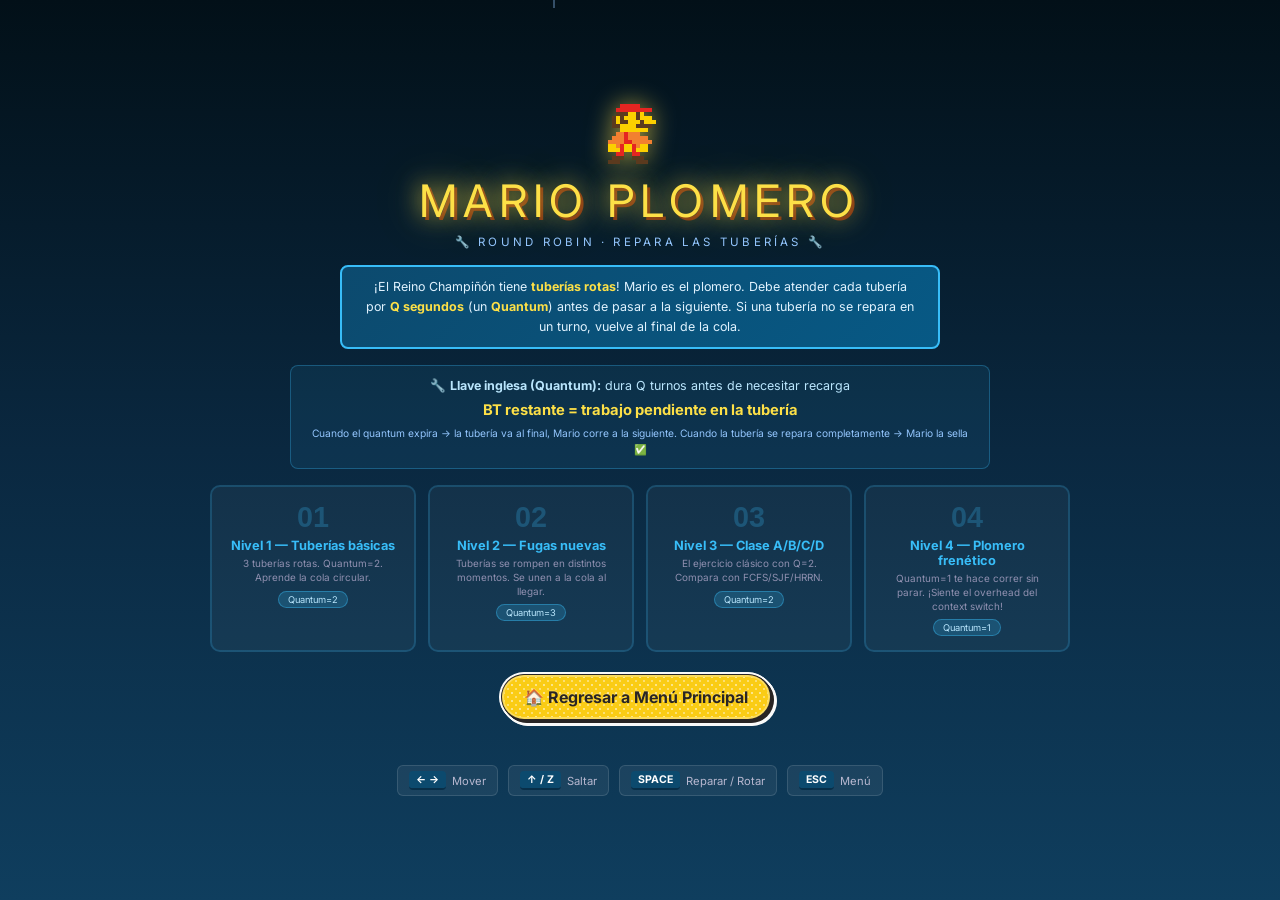
<file: web/rr_game.html>
<!DOCTYPE html>
<html lang="es">
<head>
<meta charset="UTF-8"/>
<meta name="viewport" content="width=device-width, initial-scale=1.0"/>
<title>Round Robin — Mario Plomero</title>
<link href="https://fonts.googleapis.com/css2?family=Inter:wght@400;600;700;800;900&display=swap" rel="stylesheet">
<style>
*,*::before,*::after{box-sizing:border-box;margin:0;padding:0}
html,body{width:100%;height:100%;overflow:hidden;background:#05101a;
  font-family:'Inter',monospace;color:#f0f0f0;user-select:none}

.scr{position:fixed;inset:0;display:flex;flex-direction:column;
  align-items:center;justify-content:center;transition:opacity .35s}
.scr.off{opacity:0;pointer-events:none}


/* RETURN BUTTON */
.button {
  --stone-50: #fafaf9;
  --stone-800: #292524;
  --yellow-400: #facc15;

  font-size: 1rem;
  cursor: pointer;
  position: relative;
  font-family: "Inter", sans-serif;
  font-weight: bold;
  line-height: 1;
  padding: 1px;
  transform: translate(-4px, -4px);
  outline: 2px solid transparent;
  outline-offset: 5px;
  border-radius: 9999px;
  background-color: var(--stone-800);
  color: var(--stone-800);
  transition:
    transform 150ms ease,
    box-shadow 150ms ease;
  text-align: center;
  box-shadow:
    0.5px 0.5px 0 0 var(--stone-800),
    1px 1px 0 0 var(--stone-800),
    1.5px 1.5px 0 0 var(--stone-800),
    2px 2px 0 0 var(--stone-800),
    2.5px 2.5px 0 0 var(--stone-800),
    3px 3px 0 0 var(--stone-800),
    0 0 0 2px var(--stone-50),
    0.5px 0.5px 0 2px var(--stone-50),
    1px 1px 0 2px var(--stone-50),
    1.5px 1.5px 0 2px var(--stone-50),
    2px 2px 0 2px var(--stone-50),
    2.5px 2.5px 0 2px var(--stone-50),
    3px 3px 0 2px var(--stone-50),
    3.5px 3.5px 0 2px var(--stone-50),
    4px 4px 0 2px var(--stone-50);
}
.button:hover {
  transform: translate(0, 0);
  box-shadow: 0 0 0 2px var(--stone-50);
}
.button:active,
.button:focus-visible {
  outline-color: var(--yellow-400);
}
.button:focus-visible {
  outline-style: dashed;
}
.button > div {
  position: relative;
  pointer-events: none;
  background-color: var(--yellow-400);
  border: 2px solid rgba(255, 255, 255, 0.3);
  border-radius: 9999px;
}
.button > div::before {
  content: "";
  position: absolute;
  inset: 0;
  border-radius: 9999px;
  opacity: 0.5;
  background-image: radial-gradient(
      rgb(255 255 255 / 80%) 20%,
      transparent 20%
    ),
    radial-gradient(rgb(255 255 255 / 100%) 20%, transparent 20%);
  background-position:
    0 0,
    4px 4px;
  background-size: 8px 8px;
  mix-blend-mode: hard-light;
  animation: btn-dots 0.5s infinite linear;
}
.button > div > span {
  position: relative;
  display: flex;
  align-items: center;
  justify-content: center;
  padding: 0.75rem 1.25rem;
  gap: 0.25rem;
  filter: drop-shadow(0 -1px 0 rgba(255, 255, 255, 0.25));
}
.button > div > span:active {
  transform: translateY(2px);
}
@keyframes btn-dots { 0% { background-position: 0 0, 4px 4px; } 100% { background-position: 8px 0, 12px 4px; } }

/* ══ TITLE ══ */
#sT{background:linear-gradient(180deg,#021018 0%,#0a2840 50%,#0f3e5e 100%);
  overflow-y:auto;padding:24px 20px;gap:18px}
.t-sky{position:fixed;inset:0;pointer-events:none;overflow:hidden}
.t-drop{position:absolute;width:2px;height:8px;background:rgba(147,197,253,.35);
  animation:drip var(--d) linear infinite}
@keyframes drip{
  0%{transform:translateY(-20px);opacity:0}
  10%{opacity:1}90%{opacity:1}
  100%{transform:translateY(100vh);opacity:0}}

.tc{position:relative;z-index:2;display:flex;flex-direction:column;
  align-items:center;gap:16px;width:100%;max-width:960px}
.logo-wrap{display:flex;flex-direction:column;align-items:center;gap:8px}
.logo-mario-canvas{display:block;filter:drop-shadow(0 0 12px rgba(253,224,71,.6))}
.logo-title{font-size:clamp(1.3rem,4.5vw,2.8rem);color:#fde047;
  letter-spacing:.14em;text-align:center;line-height:1.15;
  text-shadow:0 0 22px rgba(253,224,71,.9),0 0 48px rgba(253,224,71,.4),3px 3px 0 #7c2d12;
  animation:lp 2.5s ease-in-out infinite alternate}
@keyframes lp{
  from{text-shadow:0 0 18px rgba(253,224,71,.8),3px 3px 0 #7c2d12}
  to  {text-shadow:0 0 38px #fde047,0 0 70px rgba(253,224,71,.5),3px 3px 0 #7c2d12}}
.logo-sub{font-size:.72rem;letter-spacing:.28em;color:#93c5fd;text-transform:uppercase}

.rr-badge{background:linear-gradient(135deg,#0c4a6e,#075985);
  border:2px solid #38bdf8;border-radius:8px;padding:10px 20px;
  font-size:.78rem;color:#e0f2fe;text-align:center;max-width:600px;line-height:1.6}
.rr-badge strong{color:#fde047}
.rr-formula{background:rgba(56,189,248,.08);border:1px solid rgba(56,189,248,.3);
  border-radius:8px;padding:10px 20px;text-align:center;font-size:.78rem;
  color:#bae6fd;max-width:700px;line-height:1.55}
.rr-formula .f-eq{font-size:.92rem;color:#fde047;font-weight:700;margin-top:4px}

.lvl-grid{display:grid;grid-template-columns:repeat(auto-fit,minmax(200px,1fr));
  gap:12px;width:100%;max-width:860px}
.lc{background:rgba(255,255,255,.04);border:2px solid rgba(56,189,248,.2);
  border-radius:10px;padding:14px 16px;cursor:pointer;transition:.22s;text-align:center}
.lc:hover{border-color:#fde047;box-shadow:0 0 18px rgba(253,224,71,.28);
  background:rgba(253,224,71,.05);transform:translateY(-3px)}
.lc-num{font-size:1.8rem;font-weight:900;color:rgba(56,189,248,.25);
  font-family:Impact,sans-serif;margin-bottom:4px}
.lc-name{font-size:.8rem;font-weight:700;color:#38bdf8;margin-bottom:4px}
.lc-desc{font-size:.62rem;color:#9090b0;line-height:1.4}
.lc-tag{display:inline-block;margin-top:6px;font-size:.58rem;
  background:rgba(56,189,248,.2);border:1px solid rgba(56,189,248,.4);
  border-radius:99px;padding:2px 9px;color:#bae6fd}

.key-row{display:flex;gap:10px;flex-wrap:wrap;justify-content:center}
.kh{background:rgba(255,255,255,.06);border:1px solid rgba(255,255,255,.12);
  border-radius:6px;padding:5px 11px;font-size:.7rem;color:#b8b8d0;
  display:flex;align-items:center;gap:6px}
.kb{background:#0c4a6e;border-radius:4px;padding:2px 7px;
  font-size:.66rem;color:#fff;font-weight:700;border-bottom:2px solid #082f49}

/* ══ GAME ══ */
#sG{background:#05101a;flex-direction:column;align-items:stretch}
.hud{display:flex;align-items:center;padding:12px 18px;gap:18px;min-height:56px;flex-shrink:0;
  background:rgba(0,0,0,.8);border-bottom:2px solid #38bdf8;z-index:100;flex-wrap:wrap}
.hi{display:flex;align-items:center;gap:5px;font-size:.7rem}
.hl{color:#93c5fd;letter-spacing:.08em;text-transform:uppercase;font-size:.58rem}
.hv{color:#fde047;font-weight:700;font-size:.85rem;
  text-shadow:0 0 8px rgba(253,224,71,.5)}
.hlvl{margin-left:auto;color:#38bdf8;font-size:.68rem;letter-spacing:.12em}

/* WRENCH / QUANTUM TIMER */
.qt-wrap{display:flex;align-items:center;gap:8px;
  background:rgba(56,189,248,.12);border:1px solid rgba(56,189,248,.4);
  border-radius:6px;padding:3px 10px}
.qt-icon{font-size:1rem}
.qt-label{font-size:.52rem;color:#bae6fd;letter-spacing:.15em;text-transform:uppercase}
.qt-val{font-size:1.1rem;font-weight:900;color:#fde047;font-family:monospace;
  text-shadow:0 0 10px rgba(253,224,71,.6);min-width:22px;text-align:center}
.qt-bar{width:56px;height:8px;background:rgba(255,255,255,.12);
  border-radius:99px;overflow:hidden}
.qt-fill{height:100%;background:linear-gradient(90deg,#34d399,#fde047,#f472b6);
  transition:width .12s linear;box-shadow:0 0 6px rgba(253,224,71,.5)}
.qt-fill.danger{background:linear-gradient(90deg,#ef4444,#dc2626);
  box-shadow:0 0 10px rgba(239,68,68,.8);animation:pulseWrench .4s ease-in-out infinite alternate}
@keyframes pulseWrench{from{opacity:.7}to{opacity:1}}

.gw{flex:1;position:relative;overflow:hidden;display:flex}
#gc{display:block;image-rendering:pixelated}

/* SIDE PANEL */
.sp{position:absolute;right:0;top:0;bottom:0;width:300px;
  background:rgba(2,8,16,.97);border-left:2px solid #38bdf8;
  padding:10px 9px;overflow-y:auto;z-index:50;
  display:flex;flex-direction:column;gap:7px}
.spt{font-size:.56rem;letter-spacing:.18em;color:#38bdf8;text-transform:uppercase;
  border-bottom:1px solid rgba(56,189,248,.28);padding-bottom:5px;margin-bottom:1px}
.sp-ch{display:flex;align-items:center;gap:7px;padding:5px 7px;
  border-radius:6px;border:1px solid rgba(56,189,248,.2);
  background:rgba(56,189,248,.04);font-size:.68rem;transition:.22s;position:relative}
.sp-ch.running{border-color:#fde047;background:rgba(253,224,71,.09);
  box-shadow:0 0 10px rgba(253,224,71,.3)}
.sp-ch.head{border-color:#38bdf8;background:rgba(56,189,248,.08)}
.sp-ch.done{opacity:.3;filter:grayscale(.8)}
.sp-ch.notyet{opacity:.55}
.sp-qpos{position:absolute;left:-4px;top:-4px;font-size:.55rem;
  background:#0c4a6e;color:#fff;border-radius:99px;padding:1px 5px;font-weight:700}
.sp-pipe{width:12px;height:12px;flex-shrink:0;position:relative}
.sp-info{flex:1;min-width:0}
.sp-nm{font-weight:700;color:#f0f0f0;font-size:.85rem;
  white-space:nowrap;overflow:hidden;text-overflow:ellipsis}
.sp-bt{color:#8080a0;font-size:.70rem}
.sp-rbar-wrap{width:100%;height:5px;background:rgba(255,255,255,.08);
  border-radius:99px;margin-top:3px;overflow:hidden}
.sp-rbar{height:100%;border-radius:99px;background:linear-gradient(90deg,#38bdf8,#34d399);
  transition:width .3s ease}
.sp-gseg{display:flex;align-items:center;padding:3px 5px;border-radius:4px;
  font-size:.6rem;font-weight:700;margin-bottom:2px;animation:sgi .3s ease both}
@keyframes sgi{from{transform:translateX(8px);opacity:0}to{opacity:1}}
.sp-gt{margin-left:auto;font-size:.54rem;opacity:.6;font-family:monospace}
.sp-row{display:flex;justify-content:space-between;font-size:.63rem;
  padding:2px 0;border-bottom:1px solid rgba(255,255,255,.04)}
.sp-row .k{color:#9090b0}.sp-row .v{color:#fde047;font-weight:700;font-family:monospace}

/* TOAST */
#toast{position:absolute;top:42%;left:50%;transform:translate(-50%,-50%);
  background:rgba(2,8,16,.97);border:2px solid #38bdf8;border-radius:12px;
  padding:20px 25px;text-align:center;z-index:200;pointer-events:none;
  opacity:0;transition:opacity .28s;max-width:400px;min-width:260px}
#toast.show{opacity:1}
.ti{font-size:2.4rem;display:block;margin-bottom:8px}
.tm{font-size:1.35rem;color:#38bdf8;font-weight:800;margin-bottom:6px}
.ts{font-size:.95rem;color:#b0b0d0;line-height:1.55}

/* MOBILE */
.mc{display:none;position:absolute;bottom:10px;left:0;right:0;
  justify-content:space-between;padding:0 12px;z-index:150;pointer-events:none}
.mcg{display:flex;gap:8px;pointer-events:all}
.mb{width:52px;height:52px;border-radius:50%;background:rgba(56,189,248,.4);
  border:2px solid rgba(147,197,253,.6);font-size:1.2rem;
  display:flex;align-items:center;justify-content:center;cursor:pointer;
  -webkit-tap-highlight-color:transparent;touch-action:manipulation}
@media(max-width:640px){.mc{display:flex}.sp{width:150px}}
@media(pointer:coarse){.mc{display:flex}}

/* ══ RESULTS ══ */
#sR{background:radial-gradient(ellipse at 50% 0%,#0c4a6e,#05101a 70%);
  overflow-y:auto;padding:28px 18px;gap:18px;align-items:center}
.rtro{font-size:3.5rem;animation:spin 1s ease-out}
@keyframes spin{from{transform:rotateY(0)}to{transform:rotateY(360deg)}}
.rtitle{font-size:clamp(1.8rem,5vw,2.8rem);color:#38bdf8;
  text-shadow:0 0 20px rgba(56,189,248,.6);margin:6px 0 3px;text-align:center}
.rsub{font-size:1rem;color:#bae6fd;letter-spacing:.2em;text-transform:uppercase}
.rsb{background:rgba(56,189,248,.08);border:2px solid rgba(56,189,248,.3);
  border-radius:12px;padding:20px 28px;display:flex;gap:35px;
  justify-content:center;flex-wrap:wrap}
.rsi .rv{font-size:2.5rem;font-weight:700;color:#fde047;
  text-shadow:0 0 10px rgba(253,224,71,.5);font-family:monospace}
.rsi .rl{font-size:.78rem;color:#bae6fd;letter-spacing:.12em;text-transform:uppercase}
.rg-wrap{width:100%;max-width:1000px;overflow-x:auto}
.rg-bar{display:flex;height:60px}
.rg-seg{display:flex;align-items:center;justify-content:center;
  font-size:1.1rem;font-weight:700;overflow:hidden;flex-shrink:0;
  border-left:2px solid rgba(255,255,255,.2);animation:revSeg .4s ease both}
@keyframes revSeg{from{clip-path:inset(0 100% 0 0)}to{clip-path:inset(0 0 0 0)}}
.rg-ticks{position:relative;height:24px;margin-top:6px}
.rg-tick{position:absolute;transform:translateX(-50%);
  font-size:.85rem;color:#999;white-space:nowrap}
.rg-tick::before{content:'';display:block;width:1.5px;height:6px;
  background:#999;margin:0 auto 3px}
.rtbl{width:100%;max-width:1000px;border-collapse:collapse;font-size:1.05rem}
.rtbl th{padding:12px 14px;color:#bae6fd;font-size:.8rem;letter-spacing:.12em;
  border-bottom:2px solid rgba(56,189,248,.3);text-align:center;text-transform:uppercase}
.rtbl td{padding:10px 14px;text-align:center;border-bottom:1px solid rgba(255,255,255,.05)}
.r-refl{width:100%;max-width:1000px;background:rgba(56,189,248,.05);
  border:1px solid rgba(56,189,248,.25);border-radius:10px;
  padding:24px 30px;font-size:1.05rem;color:#b0b0d0;line-height:1.7}
.r-refl-t{color:#38bdf8;font-weight:700;font-size:1.3rem;margin-bottom:12px;
  display:flex;gap:7px;align-items:center}
.r-rr-box{background:rgba(253,224,71,.07);border:1px solid rgba(253,224,71,.25);
  border-radius:7px;padding:14px 18px;margin-top:12px;font-size:1rem;color:#fde68a}
.rbtns{display:flex;gap:12px;flex-wrap:wrap;justify-content:center}
.rb{padding:12px 28px;border-radius:8px;font-family:inherit;font-size:.9rem;
  letter-spacing:.08em;cursor:pointer;border:2px solid;font-weight:700;
  transition:.2s;text-transform:uppercase}
.rb-p{background:#0c4a6e;border-color:#38bdf8;color:#fff}
.rb-p:hover{background:#075985;box-shadow:0 0 14px rgba(56,189,248,.5)}
.rb-g{background:transparent;border-color:rgba(56,189,248,.38);color:#bae6fd}
.rb-g:hover{border-color:#38bdf8;background:rgba(56,189,248,.09)}
</style>
</head>
<body>

<!-- ══ TITLE ══ -->
<div class="scr" id="sT">
  <div class="t-sky" id="tSky"></div>
  <div class="tc">
    <div class="logo-wrap">
      <canvas id="logoMario" class="logo-mario-canvas" width="64" height="64"></canvas>
      <div class="logo-title">MARIO PLOMERO</div>
      <div class="logo-sub">🔧 Round Robin · Repara las Tuberías 🔧</div>
    </div>
    <div class="rr-badge">
      ¡El Reino Champiñón tiene <strong>tuberías rotas</strong>!
      Mario es el plomero. Debe atender cada tubería por <strong>Q segundos</strong>
      (un <strong>Quantum</strong>) antes de pasar a la siguiente. Si una tubería
      no se repara en un turno, vuelve al final de la cola.
    </div>
    <div class="rr-formula">
      🔧 <strong>Llave inglesa (Quantum):</strong> dura Q turnos antes de necesitar recarga<br>
      <div class="f-eq">BT restante = trabajo pendiente en la tubería</div>
      <div style="font-size:.64rem;margin-top:4px;color:#93c5fd">
        Cuando el quantum expira → la tubería va al final, Mario corre a la siguiente.
        Cuando la tubería se repara completamente → Mario la sella ✅
      </div>
    </div>
    <div class="lvl-grid" id="lvlGrid"></div>
    <a href="index.html" class="button" style="text-decoration: none; margin: 10px auto 25px auto; display: block; width: fit-content; max-width: 90%;">
      <div><span>🏠 Regresar a Menú Principal</span></div>
    </a>
    <div class="key-row">
      <div class="kh"><span class="kb">← →</span> Mover</div>
      <div class="kh"><span class="kb">↑ / Z</span> Saltar</div>
      <div class="kh"><span class="kb">SPACE</span> Reparar / Rotar</div>
      <div class="kh"><span class="kb">ESC</span> Menú</div>
    </div>
  </div>
</div>

<!-- ══ GAME ══ -->
<div class="scr off" id="sG">
  <div class="hud">
    <div class="hi"><span class="hl">❤</span><span class="hv" id="hLives">3</span></div>
    <div class="hi"><span class="hl">Score</span><span class="hv" id="hScore">0</span></div>
    <div class="hi"><span class="hl">t</span><span class="hv" id="hClock">0</span></div>
    <div class="qt-wrap">
      <span class="qt-icon">🔧</span>
      <div>
        <div class="qt-label">Quantum</div>
        <div class="qt-val" id="hQtVal">—</div>
      </div>
      <div class="qt-bar"><div class="qt-fill" id="hQtFill" style="width:0%"></div></div>
    </div>
    <div class="hi"><span class="hl">Tubería</span><span class="hv" id="hHead" style="color:#38bdf8">—</span></div>
    <div class="hi"><span class="hl">Errores</span><span class="hv" id="hErr" style="color:#f87171">0</span></div>
    <div class="hlvl" id="hLvl">NIVEL 1</div>
  </div>
  <div class="gw" id="gw">
    <canvas id="gc"></canvas>
    <div class="sp" id="sp">
      <div class="spt">🔧 Cola de Tuberías</div>
      <div id="spQ"></div>
      <div class="spt" style="margin-top:5px">📊 Bitácora</div>
      <div id="spG"></div>
      <div class="spt" style="margin-top:5px">⏱ Métricas</div>
      <div id="spM"></div>
    </div>
    <div id="toast">
      <span class="ti" id="tIcon">🔧</span>
      <div class="tm" id="tMsg">—</div>
      <div class="ts" id="tSub">—</div>
    </div>
    <div class="mc" id="mc">
      <div class="mcg"><div class="mb" id="mcL">◀</div><div class="mb" id="mcR">▶</div></div>
      <div class="mcg"><div class="mb" id="mcJ">↑</div><div class="mb" id="mcA">🔧</div></div>
    </div>
  </div>
</div>

<!-- ══ RESULTS ══ -->
<div class="scr off" id="sR">
  <div class="rtro" id="rTro">🏆</div>
  <div class="rtitle" id="rTitle">¡Tuberías Reparadas!</div>
  <div class="rsub"   id="rSub">—</div>
  <div class="rsb" id="rSB"></div>
  <div class="rg-wrap">
    <div style="font-size:.58rem;letter-spacing:.18em;color:#bae6fd;margin-bottom:5px">BITÁCORA — ROUND ROBIN</div>
    <div class="rg-bar"   id="rGBar"></div>
    <div class="rg-ticks" id="rGTks"></div>
  </div>
  <table class="rtbl"><thead><tr>
    <th>Tubería</th><th>Llegó</th><th>Trabajo</th><th>Turnos</th>
    <th>Fin</th><th>TAT</th><th>WT</th>
  </tr></thead><tbody id="rTB"></tbody><tfoot id="rTF"></tfoot></table>
  <div class="r-refl" id="rRefl"></div>
  <div class="rbtns">
    <button class="rb rb-p" id="bNxt">Siguiente Nivel ▶</button>
    <button class="rb rb-g" id="bRep">↺ Repetir</button>
    <button class="rb rb-g" id="bMenu">🏠 Menú</button>
  </div>
</div>

<script>
'use strict';

/* ═══════════════════════════════════════════════════════════
   PIXEL ART MARIO
═══════════════════════════════════════════════════════════ */
const _=null,R='#e52521',S='#fbd000',B='#5b3a1e',O='#f28030';

const MARIO_FRAMES={
  stand:[
    [_,_,_,R,R,R,R,R,_,_,_,_,_,_,_,_],
    [_,_,R,R,R,R,R,R,R,R,R,_,_,_,_,_],
    [_,_,B,B,B,S,S,B,S,_,_,_,_,_,_,_],
    [_,B,S,B,S,S,S,B,S,S,S,_,_,_,_,_],
    [_,B,S,B,B,S,S,S,B,S,S,S,_,_,_,_],
    [_,B,B,S,S,S,S,B,B,B,B,_,_,_,_,_],
    [_,_,_,S,S,S,S,S,S,S,_,_,_,_,_,_],
    [_,_,O,O,R,O,O,O,_,_,_,_,_,_,_,_],
    [_,O,O,O,R,O,O,O,O,O,_,_,_,_,_,_],
    [O,O,O,O,R,R,O,O,O,O,O,_,_,_,_,_],
    [S,S,O,R,S,S,R,O,S,S,_,_,_,_,_,_],
    [S,S,S,R,S,S,R,S,S,S,_,_,_,_,_,_],
    [_,_,R,R,_,_,R,R,_,_,_,_,_,_,_,_],
    [_,B,B,B,_,_,B,B,B,_,_,_,_,_,_,_],
    [B,B,B,_,_,_,_,B,B,B,_,_,_,_,_,_],
    [_,_,_,_,_,_,_,_,_,_,_,_,_,_,_,_],
  ],
  run1:[
    [_,_,_,R,R,R,R,R,_,_,_,_,_,_,_,_],
    [_,_,R,R,R,R,R,R,R,R,R,_,_,_,_,_],
    [_,_,B,B,B,S,S,B,S,_,_,_,_,_,_,_],
    [_,B,S,B,S,S,S,B,S,S,S,_,_,_,_,_],
    [_,B,S,B,B,S,S,S,B,S,S,S,_,_,_,_],
    [_,B,B,S,S,S,S,B,B,B,B,_,_,_,_,_],
    [_,_,_,S,S,S,S,S,S,_,_,_,_,_,_,_],
    [_,_,O,O,R,O,O,_,_,_,_,_,_,_,_,_],
    [_,O,O,O,R,O,O,O,O,_,_,_,_,_,_,_],
    [O,O,O,O,R,R,O,O,O,O,_,_,_,_,_,_],
    [S,S,O,R,S,S,R,O,S,_,_,_,_,_,_,_],
    [S,S,R,S,S,R,S,S,_,_,_,_,_,_,_,_],
    [_,R,R,_,R,R,_,_,_,_,_,_,_,_,_,_],
    [R,B,B,_,B,B,R,_,_,_,_,_,_,_,_,_],
    [B,B,_,_,_,B,B,B,_,_,_,_,_,_,_,_],
    [_,_,_,_,_,_,_,_,_,_,_,_,_,_,_,_],
  ],
  run2:[
    [_,_,_,R,R,R,R,R,_,_,_,_,_,_,_,_],
    [_,_,R,R,R,R,R,R,R,R,R,_,_,_,_,_],
    [_,_,B,B,B,S,S,B,S,_,_,_,_,_,_,_],
    [_,B,S,B,S,S,S,B,S,S,S,_,_,_,_,_],
    [_,B,S,B,B,S,S,S,B,S,S,S,_,_,_,_],
    [_,B,B,S,S,S,S,B,B,B,B,_,_,_,_,_],
    [_,_,_,S,S,S,S,S,S,_,_,_,_,_,_,_],
    [_,_,O,O,R,O,O,O,_,_,_,_,_,_,_,_],
    [O,O,O,O,R,O,O,O,O,_,_,_,_,_,_,_],
    [O,O,O,R,R,O,O,O,O,O,_,_,_,_,_,_],
    [S,O,R,S,S,R,O,O,S,_,_,_,_,_,_,_],
    [S,R,S,S,R,S,S,_,_,_,_,_,_,_,_,_],
    [R,R,_,R,R,_,_,_,_,_,_,_,_,_,_,_],
    [B,B,_,B,B,R,_,_,_,_,_,_,_,_,_,_],
    [_,_,_,B,B,B,B,_,_,_,_,_,_,_,_,_],
    [_,_,_,_,_,_,_,_,_,_,_,_,_,_,_,_],
  ],
  jump:[
    [_,_,_,R,R,R,R,R,_,_,_,_,_,_,_,_],
    [_,_,R,R,R,R,R,R,R,R,R,_,_,_,_,_],
    [_,_,B,B,B,S,S,B,S,_,_,_,_,_,_,_],
    [_,B,S,B,S,S,S,B,S,S,S,_,_,_,_,_],
    [_,B,S,B,B,S,S,S,B,S,S,S,_,_,_,_],
    [_,B,B,S,S,S,S,B,B,B,B,_,_,_,_,_],
    [_,_,_,S,S,S,S,S,S,_,_,_,_,_,_,_],
    [O,O,O,R,O,O,O,O,_,_,_,_,_,_,_,_],
    [O,O,O,O,R,O,O,O,O,O,O,_,_,_,_,_],
    [O,O,O,R,R,O,O,O,O,O,_,_,_,_,_,_],
    [S,S,R,S,S,R,O,S,S,_,_,_,_,_,_,_],
    [_,R,S,S,R,_,S,S,_,_,_,_,_,_,_,_],
    [_,R,R,R,R,_,_,_,_,_,_,_,_,_,_,_],
    [B,B,B,B,_,_,_,_,_,_,_,_,_,_,_,_],
    [_,_,_,_,_,_,_,_,_,_,_,_,_,_,_,_],
    [_,_,_,_,_,_,_,_,_,_,_,_,_,_,_,_],
  ],
  // Mario hammering with wrench (fixing animation)
  fix1:[
    [_,_,_,R,R,R,R,R,_,_,_,_,_,_,_,_],
    [_,_,R,R,R,R,R,R,R,R,R,_,_,_,_,_],
    [_,_,B,B,B,S,S,B,S,_,_,_,_,_,_,_],
    [_,B,S,B,S,S,S,B,S,S,S,_,_,_,_,_],
    [_,B,S,B,B,S,S,S,B,S,S,S,_,_,_,_],
    [_,B,B,S,S,S,S,B,B,B,B,_,_,_,_,_],
    [_,_,_,S,S,S,S,S,S,_,_,_,_,_,_,_],
    [_,_,O,O,R,O,O,O,S,S,_,_,_,_,_,_],
    [_,O,O,O,R,O,O,O,O,S,'#888',_,_,_,_,_],
    [O,O,O,O,R,R,O,O,O,'#888','#ccc','#888',_,_,_,_],
    [S,S,O,R,S,S,R,O,S,_,'#888','#ccc','#888',_,_,_],
    [S,S,S,R,S,S,R,S,S,_,_,'#888',_,_,_,_],
    [_,_,R,R,_,_,R,R,_,_,_,_,_,_,_,_],
    [_,B,B,B,_,_,B,B,B,_,_,_,_,_,_,_],
    [B,B,B,_,_,_,_,B,B,B,_,_,_,_,_,_],
    [_,_,_,_,_,_,_,_,_,_,_,_,_,_,_,_],
  ],
  fix2:[
    [_,_,_,R,R,R,R,R,_,_,_,_,_,_,_,_],
    [_,_,R,R,R,R,R,R,R,R,R,_,_,_,_,_],
    [_,_,B,B,B,S,S,B,S,_,_,_,'#888',_,_,_],
    [_,B,S,B,S,S,S,B,S,S,S,_,'#ccc','#888',_,_],
    [_,B,S,B,B,S,S,S,B,S,S,S,'#ccc',_,_,_],
    [_,B,B,S,S,S,S,B,B,B,B,_,'#888',_,_,_],
    [_,_,_,S,S,S,S,S,S,S,_,_,_,_,_,_],
    [_,_,O,O,R,O,O,O,S,S,_,_,_,_,_,_],
    [_,O,O,O,R,O,O,O,O,S,_,_,_,_,_,_],
    [O,O,O,O,R,R,O,O,O,O,O,_,_,_,_,_],
    [S,S,O,R,S,S,R,O,S,S,_,_,_,_,_,_],
    [S,S,S,R,S,S,R,S,S,S,_,_,_,_,_,_],
    [_,_,R,R,_,_,R,R,_,_,_,_,_,_,_,_],
    [_,B,B,B,_,_,B,B,B,_,_,_,_,_,_,_],
    [B,B,B,_,_,_,_,B,B,B,_,_,_,_,_,_],
    [_,_,_,_,_,_,_,_,_,_,_,_,_,_,_,_],
  ],
};

function drawMarioSprite(ctx,x,y,scale,frameKey,flipX){
  const frame=MARIO_FRAMES[frameKey]||MARIO_FRAMES.stand;const s=scale;
  ctx.save();
  if(flipX){ctx.translate(x+16*s,y);ctx.scale(-1,1);}
  else ctx.translate(x,y);
  for(let row=0;row<16;row++)for(let col=0;col<16;col++){
    const c=frame[row][col];if(c===null||c===undefined)continue;
    ctx.fillStyle=c;ctx.fillRect(col*s,row*s,s,s);
  }
  ctx.restore();
}

/* ═══════════════════════════════════════════════════════════
   PIPE SPRITE — replaces enemy characters
   Each pipe has:
   - color variation (different pipe types)
   - damage state: cracks, steam, fire, water leak
   - can be "sealed" when done
═══════════════════════════════════════════════════════════ */
function drawPipe(ctx,x,y,pipe,fixProgress,isRepairing,animT){
  // fixProgress = 0..1  (1 = fully repaired)
  // isRepairing = true → show steam/sparks coming OUT from repair
  const s = 8; // pixel size inside pipe
  const pw = s*8, ph = s*9;

  // PIPE BODY — classic Mario green or variant color
  const base = pipe.pipeColor || '#16a34a';
  const dark = pipe.pipeDark || '#14532d';
  const darker = '#052e16';

  // Pipe top rim (wider)
  ctx.fillStyle=dark;
  ctx.fillRect(x-s, y, pw+2*s, s*2);
  ctx.fillStyle=base;
  ctx.fillRect(x-s+s/2, y+s/2, pw+s, s);
  ctx.fillStyle='#86efac';
  ctx.fillRect(x-s+s/2, y+s/2, s, s); // highlight

  // Pipe shaft
  ctx.fillStyle=dark;
  ctx.fillRect(x, y+s*2, pw, ph-s*2);
  ctx.fillStyle=base;
  ctx.fillRect(x+s/2, y+s*2, pw-s, ph-s*2);
  // inner shadow
  ctx.fillStyle=darker;
  ctx.fillRect(x+pw-s, y+s*2, s-1, ph-s*2);
  // highlight stripe
  ctx.fillStyle='#86efac';
  ctx.fillRect(x+s, y+s*2+s, 2, ph-s*4);

  // DAMAGE — cracks (visible proportional to 1-fixProgress)
  if(fixProgress < 1){
    const damage = 1-fixProgress;
    ctx.fillStyle='#111';
    // crack 1 — diagonal
    if(damage>0.1){
      ctx.fillRect(x+s*2, y+s*3, 2, 4);
      ctx.fillRect(x+s*2+1, y+s*3+3, 2, 4);
      ctx.fillRect(x+s*2+2, y+s*3+6, 2, 3);
    }
    // crack 2
    if(damage>0.35){
      ctx.fillRect(x+s*5, y+s*4, 2, 5);
      ctx.fillRect(x+s*5-1, y+s*4+4, 2, 3);
    }
    // hole with water
    if(damage>0.6){
      ctx.fillStyle='#000';
      ctx.fillRect(x+s*3, y+s*6, s*2, 5);
      // water dripping
      ctx.fillStyle='#3b82f6';
      const dropY = (animT*40)%18;
      ctx.fillRect(x+s*3+s, y+s*6+5+dropY, 2, 3);
      ctx.fillRect(x+s*3+s-3, y+s*6+5+(dropY+8)%18, 2, 2);
    }

    // Steam coming out (constant when damaged)
    const puffCount = Math.ceil(damage*3);
    for(let i=0;i<puffCount;i++){
      const pt = (animT*1.5 + i*0.8) % 2;
      const px = x+pw/2 + Math.sin(pt*4+i)*8;
      const py = y - 8 - pt*12;
      const alpha = Math.max(0, 0.6 - pt*0.3);
      ctx.fillStyle=`rgba(200,220,230,${alpha})`;
      const r = 3 + pt*2;
      ctx.beginPath();ctx.arc(px,py,r,0,Math.PI*2);ctx.fill();
    }
  }

  // REPAIR SPARKLES — when Mario is actively repairing
  if(isRepairing){
    for(let i=0;i<5;i++){
      const t = (animT*3 + i*0.3) % 1;
      const px = x + pw/2 + (Math.random()-0.5)*pw;
      const py = y + ph/2 + Math.sin(t*Math.PI*2)*10 - 15;
      const alpha = 1-t;
      ctx.fillStyle=`rgba(253,224,71,${alpha})`;
      ctx.fillRect(px, py, 2, 2);
      ctx.fillStyle=`rgba(255,255,255,${alpha*0.8})`;
      ctx.fillRect(px+1, py+1, 1, 1);
    }
  }

  // SEAL when fully fixed (fixProgress=1 and done)
  if(pipe.served){
    // golden seal / bolt pattern
    ctx.fillStyle='#fde047';
    ctx.fillRect(x+s*2, y+s*3, pw-s*4, 3);
    ctx.fillRect(x+s*2, y+s*5, pw-s*4, 3);
    ctx.fillStyle='#ca8a04';
    // bolts
    for(let by=s*3; by<ph-s*2; by+=s*2){
      ctx.fillRect(x+s, y+by, 2, 2);
      ctx.fillRect(x+pw-s-1, y+by, 2, 2);
    }
  }
}

/* ═══════════════════════════════════════════════════════════
   PIPE DEFINITIONS — different colors/types
═══════════════════════════════════════════════════════════ */
const PIPE_TYPES=[
  { name:'Verde',    pipeColor:'#16a34a', pipeDark:'#14532d' },
  { name:'Azul',     pipeColor:'#0284c7', pipeDark:'#075985' },
  { name:'Morada',   pipeColor:'#9333ea', pipeDark:'#581c87' },
  { name:'Roja',     pipeColor:'#dc2626', pipeDark:'#7f1d1d' },
  { name:'Dorada',   pipeColor:'#f59e0b', pipeDark:'#78350f' },
  { name:'Turquesa', pipeColor:'#14b8a6', pipeDark:'#134e4a' },
];

/* ═══════════════════════════════════════════════════════════
   LEVELS
═══════════════════════════════════════════════════════════ */
const LEVELS=[
  { id:0, name:'Nivel 1 — Tuberías básicas', tag:'Q=2', quantum:2,
    desc:'3 tuberías rotas. Quantum=2. Aprende la cola circular.',
    procs:[
      {name:'T1',pipeIdx:0,at:0,bt:5},
      {name:'T2',pipeIdx:1,at:0,bt:3},
      {name:'T3',pipeIdx:2,at:0,bt:2},
    ]},
  { id:1, name:'Nivel 2 — Fugas nuevas', tag:'Q=3', quantum:3,
    desc:'Tuberías se rompen en distintos momentos. Se unen a la cola al llegar.',
    procs:[
      {name:'T1',pipeIdx:3,at:0,bt:5},
      {name:'T2',pipeIdx:0,at:1,bt:4},
      {name:'T3',pipeIdx:1,at:2,bt:3},
      {name:'T4',pipeIdx:2,at:4,bt:2},
    ]},
  { id:2, name:'Nivel 3 — Clase A/B/C/D', tag:'Q=2', quantum:2,
    desc:'El ejercicio clásico con Q=2. Compara con FCFS/SJF/HRRN.',
    procs:[
      {name:'A',pipeIdx:4,at:0,bt:3},
      {name:'B',pipeIdx:5,at:0,bt:2},
      {name:'C',pipeIdx:0,at:1,bt:4},
      {name:'D',pipeIdx:1,at:3,bt:2},
    ]},
  { id:3, name:'Nivel 4 — Plomero frenético', tag:'Q=1', quantum:1,
    desc:'Quantum=1 te hace correr sin parar. ¡Siente el overhead del context switch!',
    procs:[
      {name:'T1',pipeIdx:2,at:0,bt:4},
      {name:'T2',pipeIdx:1,at:0,bt:3},
      {name:'T3',pipeIdx:0,at:0,bt:5},
    ]},
];

const TILE=56,GU=54,SCALE=3;
const MARIO_W=16*SCALE, MARIO_H=16*SCALE;
const PIPE_W=8*8, PIPE_H=9*8;
const EXEC_UNIT_SEC=1.8; // visual time per BT unit

/* ═══════════════════════════════════════════════════════════
   TITLE
═══════════════════════════════════════════════════════════ */
(function(){
  const sky=document.getElementById('tSky');
  // water drops instead of stars
  for(let i=0;i<40;i++){
    const d=document.createElement('div');d.className='t-drop';
    d.style.cssText=`left:${Math.random()*100}%;top:${-Math.random()*100}%;--d:${(3+Math.random()*5).toFixed(1)}s;animation-delay:${(Math.random()*4).toFixed(1)}s`;
    sky.appendChild(d);
  }
  const lc=document.getElementById('logoMario');
  lc.width=64;lc.height=64;
  const lx=lc.getContext('2d');lx.imageSmoothingEnabled=false;
  drawMarioSprite(lx,0,0,4,'stand',false);
  let lf=0;const lframes=['stand','fix1','fix2','fix1'];
  setInterval(()=>{lf=(lf+1)%4;lx.clearRect(0,0,64,64);drawMarioSprite(lx,0,0,4,lframes[lf],false);},220);

  const grid=document.getElementById('lvlGrid');
  LEVELS.forEach((lv,i)=>{
    const c=document.createElement('div');c.className='lc';
    c.innerHTML=`<div class="lc-num">${String(i+1).padStart(2,'0')}</div>
      <div class="lc-name">${lv.name}</div>
      <div class="lc-desc">${lv.desc}</div>
      <div class="lc-tag">Quantum=${lv.quantum}</div>`;
    c.addEventListener('click',()=>startLevel(i));grid.appendChild(c);
  });
})();

/* ═══════════════════════════════════════════════════════════
   ENGINE
═══════════════════════════════════════════════════════════ */
const canvas=document.getElementById('gc'),ctx=canvas.getContext('2d');
const gw=document.getElementById('gw');
let W,H,SP_W=300;

function resize(){
  SP_W=window.innerWidth<=640?150:300;
  W=gw.clientWidth-SP_W;H=gw.clientHeight;
  canvas.width=W;canvas.height=H;
  ctx.imageSmoothingEnabled=false;
}

let G={running:false};
const keys={};
let starBg=null,lastT=0;

document.addEventListener('keydown',e=>{
  if(document.getElementById('sG').classList.contains('off'))return;
  keys[e.code]=true;
  if(e.code==='Space'){e.preventDefault();doAction();}
  if(e.code==='KeyZ') keys['ArrowUp']=true;
  if(e.code==='Escape') goMenu();
});
document.addEventListener('keyup',e=>{
  keys[e.code]=false;
  if(e.code==='KeyZ')keys['ArrowUp']=false;
});
['mcL','mcR','mcJ','mcA'].forEach(id=>{
  const el=document.getElementById(id);
  const cm={mcL:'ArrowLeft',mcR:'ArrowRight',mcJ:'ArrowUp',mcA:'Space'};
  if(!el)return;
  el.addEventListener('pointerdown',e=>{e.preventDefault();if(id==='mcA')doAction();else keys[cm[id]]=true;});
  el.addEventListener('pointerup',()=>keys[cm[id]]=false);
  el.addEventListener('pointerleave',()=>keys[cm[id]]=false);
});

/* BUILD WORLD */
function buildWorld(li){
  const lv=LEVELS[li],n=lv.procs.length;
  const worldW=Math.max(W*2.3,n*TILE*6+280);
  const gy=Math.round(H*0.72);
  const pipes=lv.procs.map((p,i)=>({
    ...p, origIdx:i,
    x:200+i*(worldW-260)/Math.max(n-1,1),
    y:gy-PIPE_H, w:PIPE_W, h:PIPE_H,
    pipeDef:PIPE_TYPES[p.pipeIdx%PIPE_TYPES.length],
    remaining:p.bt,
    turns:0,
    firstStart:-1,
    served:false,
    completionT:-1,
  }));
  const mario={x:60,y:gy-MARIO_H,w:MARIO_W,h:MARIO_H,
    vx:0,vy:0,onGround:true,facing:1,frame:0,frameKey:'stand',ft:0};
  return{pipes,mario,worldW,gy,quantum:lv.quantum};
}

function startLevel(li){
  resize();starBg=null;
  const{pipes,mario,worldW,gy,quantum}=buildWorld(li);
  G={
    li,score:0,lives:3,clock:0,errors:0,
    pipes,mario,worldW,gy,camX:0,
    doneCount:0,particles:[],shake:0,
    toastT:0,wrongF:0,idleT:0,running:true,
    quantum,
    queue:[], head:null,
    quantumRemaining:0, execProgress:0,
    ganttSegments:[],
    marioState:'free',
    actionPending:null,
    arrivedSet:new Set(),
  };
  checkArrivals();
  if(G.queue.length>0){ G.head=G.queue[0]; initQuantum(); }
  showSc('sG');
  document.getElementById('hLvl').textContent=`${LEVELS[li].name} (Q=${quantum})`;
  updateHUD();updateSP();
  lastT=0;requestAnimationFrame(loop);
}

function checkArrivals(){
  G.pipes.forEach(c=>{
    if(!c.served && !G.arrivedSet.has(c.name) && c.at<=G.clock){
      G.queue.push(c.name);
      G.arrivedSet.add(c.name);
    }
  });
}

function initQuantum(){
  const head=G.pipes.find(c=>c.name===G.head);
  if(!head) return;
  G.quantumRemaining=Math.min(G.quantum,head.remaining);
  G.execProgress=0;
}

function loop(ts){
  if(!G.running)return;
  const dt=Math.min((ts-lastT)/1000,.05);lastT=ts;
  update(dt);draw();
  requestAnimationFrame(loop);
}

function update(dt){
  const{mario,gy,worldW}=G;
  if(G.shake>0) G.shake-=dt;
  if(G.wrongF>0) G.wrongF-=dt;
  if(G.toastT>0){G.toastT-=dt;if(G.toastT<=0)hideTst();}
  G.idleT+=dt;

  G.particles.forEach(p=>{p.x+=p.vx*dt;p.y+=p.vy*dt;p.vy+=450*dt;p.life-=dt;});
  G.particles=G.particles.filter(p=>p.life>0);

  /* EXECUTING = repairing */
  if(G.marioState==='executing' && G.head){
    const head=G.pipes.find(c=>c.name===G.head);
    if(head){
      const nearHead=Math.abs((mario.x+mario.w/2)-(head.x+head.w/2)) < TILE*2.2;
      if(nearHead){
        G.execProgress += dt / EXEC_UNIT_SEC;
        // mario animates hammering
        mario.ft+=dt;
        if(mario.ft>.18){mario.ft=0;mario.frame=(mario.frame+1)%2;}
        mario.frameKey=mario.frame===0?'fix1':'fix2';
        mario.facing = head.x > mario.x ? 1 : -1;

        if(G.execProgress >= 1){
          G.execProgress=0;
          G.clock++;
          head.remaining--;
          G.quantumRemaining--;
          if(head.firstStart<0) head.firstStart=G.clock-1;

          const last=G.ganttSegments[G.ganttSegments.length-1];
          if(last && last.name===head.name && last.end===G.clock-1){
            last.end=G.clock;
          } else {
            G.ganttSegments.push({name:head.name, start:G.clock-1, end:G.clock, color:head.pipeDef.pipeColor});
          }
          checkArrivals();
          updateHUD();updateSP();

          // spark burst on each repair tick
          spawn(head.x+head.w/2, head.y+head.h/2, '#fde047', 6);

          if(head.remaining<=0){
            head.served=true;head.completionT=G.clock;G.doneCount++;
            head.tat=head.completionT - head.at;
            head.wt=head.tat - head.bt;
            G.marioState='rotating';
            G.actionPending='finish';
            showTst('✅','¡Tubería reparada!',`Sella ${head.name} con SPACE para cerrarla.`);
          } else if(G.quantumRemaining<=0){
            head.turns++;
            G.marioState='rotating';
            G.actionPending='rotate';
            showTst('🔧','¡Quantum expirado!',
              `${head.name} va al final. Corre a la siguiente tubería.`);
          }
        }
        return; // skip normal movement this frame
      }
    }
  }

  /* normal movement (free + executing-but-far + rotating) */
  mario.vx=0;
  if(keys['ArrowLeft']){mario.vx=-220;mario.facing=-1;}
  if(keys['ArrowRight']){mario.vx=220;mario.facing=1;}
  if(keys['ArrowUp']&&mario.onGround){mario.vy=-570;mario.onGround=false;mario.frameKey='jump';}
  mario.vy+=1500*dt;
  mario.x+=mario.vx*dt;mario.y+=mario.vy*dt;
  if(mario.y>=gy-mario.h){mario.y=gy-mario.h;mario.vy=0;mario.onGround=true;
    if(mario.frameKey==='jump')mario.frameKey='stand';}
  mario.x=Math.max(0,Math.min(mario.x,worldW-mario.w));
  mario.ft+=dt;
  if(mario.ft>.12){mario.ft=0;mario.frame=(mario.frame+1)%2;}
  if(mario.vx!==0&&mario.onGround) mario.frameKey=mario.frame===0?'run1':'run2';
  else if(mario.onGround && mario.frameKey!=='fix1' && mario.frameKey!=='fix2') mario.frameKey='stand';
  G.camX=Math.max(0,Math.min(mario.x-W*.35,worldW-W));
}

function doAction(){
  if(!G.running) return;
  const mario=G.mario;

  if(G.marioState==='free'){
    if(!G.head){
      const next=G.pipes.filter(c=>!c.served).sort((a,b)=>a.at-b.at)[0];
      if(!next)return;
      G.clock=next.at;
      checkArrivals();
      if(G.queue.length>0){ G.head=G.queue[0]; initQuantum(); }
      updateHUD();updateSP();
    }
    const head=G.pipes.find(c=>c.name===G.head);
    if(!head)return;
    const dist=Math.abs((mario.x+mario.w/2)-(head.x+head.w/2));
    if(dist>TILE*2.2){
      showTst('💨','¡Acércate a la tubería!',
        `${head.name} necesita tus reparaciones.`);
      return;
    }
    G.marioState='executing';
    showTst('🔧',`Reparando ${head.name}`,
      `Quantum=${G.quantum} | Trabajo restante=${head.remaining}. ¡No te alejes!`);
    return;
  }

  if(G.marioState==='rotating'){
    let closest=null,cd=Infinity;
    G.pipes.forEach(c=>{
      const d=Math.abs((mario.x+mario.w/2)-(c.x+c.w/2));
      if(d<cd){cd=d;closest=c;}
    });
    if(!closest || cd>TILE*2.2){
      showTst('💨','¡Acércate!',`Encuentra la tubería correcta.`);
      return;
    }

    if(G.actionPending==='finish'){
      const oldHead=G.head;
      if(closest.name!==oldHead){
        G.errors++;G.lives=Math.max(0,G.lives-1);G.shake=.35;G.wrongF=.5;
        updateHUD();
        showTst('❌','¡Primero sella la tubería reparada!',
          `${oldHead} terminó. Acércate a ella y SPACE.`);
        if(G.lives<=0)return setTimeout(gameOver,1100);
        return;
      }
      G.score+=150;
      spawn(closest.x+closest.w/2,closest.y+closest.h/2,'#fde047',24);
      const idx=G.queue.indexOf(oldHead);
      if(idx>=0) G.queue.splice(idx,1);
      G.head=null;
      showTst('🏁',`¡${oldHead} sellada!`,
        `Turnos: ${closest.turns+1} | TAT=${closest.tat} WT=${closest.wt}`);
      updateSP();updateHUD();

      if(G.doneCount>=G.pipes.length){
        setTimeout(showResults,1200);
        return;
      }
      setTimeout(()=>{
        checkArrivals();
        if(G.queue.length>0){
          G.head=G.queue[0];
          initQuantum();
          G.marioState='free';
          updateSP();updateHUD();
          const nh=G.pipes.find(c=>c.name===G.head);
          showTst('🎯',`Siguiente: ${G.head}`,
            `Acércate y SPACE (trabajo restante=${nh.remaining})`);
        } else {
          G.marioState='free';
          const next=G.pipes.filter(c=>!c.served).sort((a,b)=>a.at-b.at)[0];
          if(next){
            showTst('⏸','Sin fugas nuevas…',`Próxima tubería en t=${next.at}.`);
          }
        }
      },900);

    } else if(G.actionPending==='rotate'){
      const oldHead=G.head;
      const idx=G.queue.indexOf(oldHead);
      if(idx>=0) G.queue.splice(idx,1);
      checkArrivals();
      G.queue.push(oldHead);

      const correctNextHead=G.queue[0];

      if(closest.name!==correctNextHead){
        G.errors++;G.lives=Math.max(0,G.lives-1);G.shake=.35;G.wrongF=.5;
        updateHUD();
        const popIdx=G.queue.indexOf(oldHead);
        if(popIdx>=0) G.queue.splice(popIdx,1);
        G.queue.unshift(oldHead);
        showTst('❌',`Debe ser ${correctNextHead}`,
          `Tras rotar, esa tubería queda al frente.`);
        if(G.lives<=0)return setTimeout(gameOver,1100);
        return;
      }
      G.score+=100;
      spawn(closest.x+closest.w/2,closest.y+closest.h/2,closest.pipeDef.pipeColor,10);
      G.head=correctNextHead;
      initQuantum();
      G.marioState='free';
      const nh=G.pipes.find(c=>c.name===G.head);
      showTst('🔄',`¡Cola rotada! Nueva tubería: ${G.head}`,
        `${oldHead} al final. Repara ${G.head} (trabajo=${nh.remaining})`);
      updateSP();updateHUD();
    }
  }
}

function spawn(x,y,color,n){
  for(let i=0;i<n;i++){
    const a=Math.random()*Math.PI*2,s=100+Math.random()*200;
    G.particles.push({x,y,vx:Math.cos(a)*s,vy:Math.sin(a)*s-120,
      r:2+Math.random()*4,color,life:.7+Math.random()*.6,maxLife:1.3});
  }
}

function gameOver(){
  G.running=false;
  showTst('💀','¡El Reino se inundó!','Round Robin atiende por turnos. ¡Inténtalo de nuevo!',3);
  setTimeout(()=>startLevel(G.li),3600);
}

/* HUD */
function updateHUD(){
  document.getElementById('hLives').textContent='❤️'.repeat(G.lives)||'💀';
  document.getElementById('hScore').textContent=G.score;
  document.getElementById('hClock').textContent=G.clock;
  document.getElementById('hErr').textContent=G.errors;
  document.getElementById('hHead').textContent=G.head||'—';
  document.getElementById('hQtVal').textContent=
    G.marioState==='executing'?G.quantumRemaining:G.quantum;
  const fill=document.getElementById('hQtFill');
  const pct = G.marioState==='executing' && G.quantum>0
    ? ((G.quantumRemaining - G.execProgress) / G.quantum)*100
    : 100;
  fill.style.width=Math.max(0,pct)+'%';
  fill.classList.toggle('danger',
    G.marioState==='executing' && (G.quantumRemaining-G.execProgress)<=1);
}

function updateSP(){
  const qEl=document.getElementById('spQ');qEl.innerHTML='';
  G.queue.forEach((name,i)=>{
    const c=G.pipes.find(x=>x.name===name);
    const d=document.createElement('div');
    const isHead=name===G.head;
    d.className='sp-ch'+(isHead?' running':'')+(i===0?' head':'');
    const pct=Math.round((1-c.remaining/c.bt)*100);
    d.innerHTML=`
      <span class="sp-qpos">${i===0?'🔧':i+1}</span>
      <div class="sp-pipe" style="background:${c.pipeDef.pipeColor};border:1px solid ${c.pipeDef.pipeDark};border-radius:2px"></div>
      <div class="sp-info">
        <div class="sp-nm">${c.name}${isHead?' ◀ Mario':''}</div>
        <div class="sp-bt">rest:${c.remaining}/${c.bt} · turnos:${c.turns}</div>
        <div class="sp-rbar-wrap"><div class="sp-rbar" style="width:${pct}%"></div></div>
      </div>`;
    qEl.appendChild(d);
  });
  G.pipes.filter(c=>c.served).forEach(c=>{
    const d=document.createElement('div');
    d.className='sp-ch done';
    d.innerHTML=`<div class="sp-pipe" style="background:${c.pipeDef.pipeColor};border-radius:2px"></div>
      <div class="sp-info"><div class="sp-nm">${c.name} ✅ sellada</div>
      <div class="sp-bt">CT:${c.completionT} TAT:${c.tat} WT:${c.wt}</div></div>`;
    qEl.appendChild(d);
  });
  G.pipes.filter(c=>!c.served && !G.arrivedSet.has(c.name)).forEach(c=>{
    const d=document.createElement('div');
    d.className='sp-ch notyet';
    d.innerHTML=`<div class="sp-pipe" style="background:${c.pipeDef.pipeColor};opacity:.5;border-radius:2px"></div>
      <div class="sp-info"><div class="sp-nm">${c.name}</div>
      <div class="sp-bt">aparece en t=${c.at}</div></div>`;
    qEl.appendChild(d);
  });

  const gEl=document.getElementById('spG');gEl.innerHTML='';
  G.ganttSegments.forEach(seg=>{
    const d=document.createElement('div');d.className='sp-gseg';
    d.style.cssText=`background:${seg.color}22;border-left:3px solid ${seg.color}`;
    d.innerHTML=`<span style="color:${seg.color}">${seg.name}</span>
      <span class="sp-gt">${seg.start}→${seg.end}</span>`;
    gEl.appendChild(d);
  });

  const mEl=document.getElementById('spM');mEl.innerHTML='';
  const sv=G.pipes.filter(c=>c.served);
  const rows = sv.length
    ? [['Reparadas',`${sv.length}/${G.pipes.length}`],
       ['Avg TAT',(sv.reduce((a,c)=>a+c.tat,0)/sv.length).toFixed(1)],
       ['Avg WT', (sv.reduce((a,c)=>a+c.wt,0)/sv.length).toFixed(1)],
       ['Errores',G.errors],['Quantum',G.quantum]]
    : [['Quantum',G.quantum],['Clock',G.clock],['Tubería',G.head||'—']];
  rows.forEach(([k,v])=>{
    const r=document.createElement('div');r.className='sp-row';
    r.innerHTML=`<span class="k">${k}</span><span class="v">${v}</span>`;
    mEl.appendChild(r);
  });
}

/* ═══════════════════════════════════════════════════════════
   DRAW
═══════════════════════════════════════════════════════════ */
function draw(){
  const{mario,pipes,gy,worldW,camX,particles,shake}=G;
  let sx=0,sy=0;
  if(shake>0){sx=(Math.random()-.5)*7;sy=(Math.random()-.5)*4;}
  ctx.save();ctx.translate(sx,sy);

  // SKY — underground sewer gradient
  const sky=ctx.createLinearGradient(0,0,0,H);
  sky.addColorStop(0,'#020810');sky.addColorStop(.5,'#0a2030');sky.addColorStop(1,'#0a3a52');
  ctx.fillStyle=sky;ctx.fillRect(0,0,W,H);

  // Faint stars / bubbles
  if(!starBg){starBg=[];for(let i=0;i<100;i++)starBg.push({
    x:Math.random()*6000,y:Math.random()*H*.65,
    r:.5+Math.random()*1.5,a:.08+Math.random()*.4,p:.04+Math.random()*.22});}
  starBg.forEach(s=>{
    let sx2=(s.x-camX*s.p)%W;if(sx2<0)sx2+=W;
    ctx.fillStyle=`rgba(147,197,253,${s.a})`;
    ctx.beginPath();ctx.arc(sx2,s.y,s.r,0,Math.PI*2);ctx.fill();
  });

  // Water drops animated
  for(let i=0;i<8;i++){
    const dx = ((i*137 + G.idleT*30)%W);
    const dy = ((i*91 + G.idleT*80)%H);
    ctx.fillStyle='rgba(56,189,248,.18)';
    ctx.fillRect(dx, dy, 1, 4);
  }

  ctx.save();ctx.translate(-camX,0);

  // GROUND — dark brick floor (sewer style)
  const gg=ctx.createLinearGradient(0,gy,0,H);
  gg.addColorStop(0,'#0c4a6e');gg.addColorStop(1,'#04202f');
  ctx.fillStyle=gg;ctx.fillRect(0,gy,worldW,H-gy);
  ctx.strokeStyle='#38bdf8';ctx.lineWidth=3;
  ctx.shadowBlur=14;ctx.shadowColor='#38bdf8';
  ctx.beginPath();ctx.moveTo(0,gy);ctx.lineTo(worldW,gy);ctx.stroke();
  ctx.shadowBlur=0;
  // brick pattern
  ctx.strokeStyle='rgba(56,189,248,.15)';ctx.lineWidth=1;
  const bw=TILE,bh=Math.round(TILE*.45);
  for(let row=0;row*bh<H-gy+8;row++){
    const off=row%2===0?0:bw/2;
    for(let col=-1;col*bw<worldW+bw;col++) ctx.strokeRect(col*bw+off,gy+row*bh,bw,bh);
  }

  // Floor water puddles (near damaged pipes)
  pipes.forEach(p=>{
    if(p.served) return;
    const damage=1-p.remaining/p.bt;
    const baseDamage = 1 - (p.remaining/p.bt);
    const puddleSize = 20 + (1-p.remaining/p.bt)*30;
    ctx.fillStyle='rgba(56,189,248,.2)';
    ctx.beginPath();
    ctx.ellipse(p.x+p.w/2, gy-2, puddleSize, 5, 0, 0, Math.PI*2);
    ctx.fill();
  });

  // Column highlight for head pipe
  if(G.head){
    const head=pipes.find(c=>c.name===G.head);
    if(head){
      const grad=ctx.createLinearGradient(head.x,0,head.x,gy);
      grad.addColorStop(0,'rgba(253,224,71,0)');
      grad.addColorStop(1,'rgba(253,224,71,.15)');
      ctx.fillStyle=grad;
      ctx.fillRect(head.x-8,0,head.w+16,gy);
      // CPU/REPAIR badge
      ctx.fillStyle='rgba(253,224,71,.95)';
      ctx.fillRect(head.x+head.w/2-28,12,56,16);
      ctx.fillStyle='#000';ctx.font='bold 10px Inter';ctx.textAlign='center';
      ctx.fillText('🔧 CPU',head.x+head.w/2,23);
    }
  }

  // Queue position badges
  pipes.forEach(c=>{
    if(c.served) return;
    const qi=G.queue.indexOf(c.name);
    ctx.fillStyle=G.arrivedSet.has(c.name)?'rgba(56,189,248,.65)':'rgba(100,130,160,.5)';
    ctx.font='9px Inter';ctx.textAlign='center';
    ctx.fillText(`llega t:${c.at}`,c.x+c.w/2,45);
    if(qi>=0){
      ctx.fillStyle=qi===0?'#fde047':'#38bdf8';
      ctx.font=`bold 10px Inter`;
      ctx.fillText(qi===0?'HEAD':`Q#${qi+1}`,c.x+c.w/2,58);
    } else if(!G.arrivedSet.has(c.name)){
      ctx.fillStyle='rgba(150,170,190,.6)';
      ctx.font='9px Inter';
      ctx.fillText(`(próxima)`,c.x+c.w/2,58);
    }
  });

  // PIPES — all rendered
  pipes.forEach(p=>{
    const fix = 1 - p.remaining/p.bt; // 0..1
    const repairing = G.marioState==='executing' && G.head===p.name;
    drawPipe(ctx, p.x, p.y, p, fix, repairing, G.idleT);

    // Name tag
    ctx.fillStyle='rgba(0,0,0,.85)';
    ctx.fillRect(p.x+p.w/2-26, p.y+p.h+6, 52, 14);
    ctx.fillStyle=p.pipeDef.pipeColor;
    ctx.font='bold 10px Inter';
    ctx.textAlign='center';ctx.textBaseline='top';
    ctx.fillText(p.name, p.x+p.w/2, p.y+p.h+8);

    // Work remaining badge
    if(!p.served){
      ctx.fillStyle='rgba(0,0,0,.9)';
      ctx.fillRect(p.x+p.w/2-20, p.y-20, 40, 14);
      ctx.fillStyle=p.remaining<p.bt?'#38bdf8':'#fde047';
      ctx.font='bold 9px Inter';ctx.textBaseline='top';
      ctx.fillText(`${p.remaining}/${p.bt}`,p.x+p.w/2, p.y-18);
    }

    // HEALTH/FIX bar directly above
    if(!p.served){
      const bw=p.w-8, bx=p.x+4, by=p.y-5;
      ctx.fillStyle='rgba(0,0,0,.7)';ctx.fillRect(bx-1,by-1,bw+2,5);
      ctx.fillStyle=fix>0.66?'#34d399':fix>0.33?'#fde047':'#ef4444';
      ctx.fillRect(bx,by,bw*fix,3);
    }
    ctx.textBaseline='alphabetic';
  });

  // MARIO
  const m=mario;
  drawMarioSprite(ctx,m.x,m.y,SCALE,m.frameKey,m.facing===-1);

  // Wrench trail during fixing animation
  if(G.marioState==='executing' && (m.frameKey==='fix1'||m.frameKey==='fix2')){
    const wx = m.x + (m.facing===1 ? m.w+4 : -10);
    const wy = m.y + 10 + (m.frameKey==='fix1' ? 2 : -4);
    ctx.fillStyle='rgba(253,224,71,.3)';
    ctx.beginPath();ctx.arc(wx,wy,10,0,Math.PI*2);ctx.fill();
  }

  // MARIO label
  ctx.fillStyle='rgba(0,0,0,.8)';ctx.fillRect(m.x,m.y-16,MARIO_W,13);
  ctx.fillStyle='#fde047';ctx.font='bold 9px Inter';ctx.textAlign='center';
  ctx.fillText('MARIO 🔧',m.x+MARIO_W/2,m.y-5);

  // Quantum bar above Mario during execute
  if(G.marioState==='executing' && G.head){
    const head=pipes.find(c=>c.name===G.head);
    if(head){
      const frac = (G.quantumRemaining - G.execProgress) / G.quantum;
      const barW = 90, barX = m.x + m.w/2 - barW/2, barY = m.y - 36;
      ctx.fillStyle='rgba(0,0,0,.8)';
      ctx.fillRect(barX-2,barY-2,barW+4,14);
      ctx.fillStyle=frac<=0.3?'#ef4444':'#fde047';
      ctx.fillRect(barX,barY,barW*Math.max(0,frac),10);
      ctx.fillStyle='#fff';ctx.font='bold 8px Inter';ctx.textAlign='center';
      ctx.fillText(`🔧 Q: ${G.quantumRemaining}`,m.x+m.w/2,barY+7);
    }
  }

  // Particles
  G.particles.forEach(p=>{
    ctx.globalAlpha=Math.max(0,p.life/p.maxLife);
    ctx.fillStyle=p.color;ctx.beginPath();ctx.arc(p.x,p.y,p.r,0,Math.PI*2);ctx.fill();
  });
  ctx.globalAlpha=1;
  ctx.restore();

  if(G.wrongF>0){ctx.fillStyle=`rgba(239,68,68,${G.wrongF*.28})`;ctx.fillRect(0,0,W,H);}

  // Prompts
  if(G.marioState==='free' && G.head){
    const head=pipes.find(c=>c.name===G.head);
    if(head){
      const scx=head.x-camX+head.w/2;
      if(scx>20&&scx<W-20){
        ctx.globalAlpha=.5+.5*Math.sin(G.idleT*4);
        ctx.fillStyle='#fde047';ctx.font='bold 11px Inter';ctx.textAlign='center';
        ctx.fillText('SPACE',scx,head.y-34);ctx.globalAlpha=1;
      }
    }
    ctx.fillStyle='rgba(56,189,248,.12)';ctx.fillRect(0,H-44,W,44);
    ctx.fillStyle='#38bdf8';ctx.font='bold 16px Inter';ctx.textAlign='center';
    ctx.fillText(`🔧 Acércate a la tubería ${G.head} y presiona SPACE para repararla`,W/2,H-16);
  }

  if(G.marioState==='rotating'){
    let target=null;
    if(G.actionPending==='finish'){
      target=pipes.find(c=>c.name===G.head);
    } else if(G.actionPending==='rotate'){
      const oldHead=G.head;
      const simQueue=G.queue.filter(n=>n!==oldHead).concat(oldHead);
      target=pipes.find(c=>c.name===simQueue[0]);
    }
    if(target){
      const scx=target.x-camX+target.w/2;
      if(scx>0&&scx<W){
        ctx.globalAlpha=.65+.35*Math.sin(G.idleT*5);
        ctx.fillStyle='#fde047';ctx.font='bold 13px Inter';ctx.textAlign='center';
        ctx.fillText('▼ AQUÍ',scx,target.y-38);
        const dist=Math.abs((mario.x+mario.w/2)-(target.x+target.w/2));
        ctx.font='9px Inter';ctx.fillStyle='#38bdf8';
        ctx.fillText(`${Math.round(dist)}px`,scx,target.y-23);
        ctx.globalAlpha=1;
      }
    }
    ctx.fillStyle='rgba(253,224,71,.15)';ctx.fillRect(0,H-44,W,44);
    ctx.fillStyle='#fde047';ctx.font='bold 16px Inter';ctx.textAlign='center';
    const label=G.actionPending==='finish'
      ?`✅ ${G.head} está reparada — acércate y SPACE para sellarla`
      :`🔄 ¡Quantum expirado! Corre a la siguiente tubería de la cola`;
    ctx.fillText(label,W/2,H-16);
  }

  if(G.marioState==='executing' && G.head){
    ctx.fillStyle='rgba(34,211,153,.1)';ctx.fillRect(0,H-44,W,44);
    ctx.fillStyle='#34d399';ctx.font='bold 16px Inter';ctx.textAlign='center';
    ctx.fillText(`🔧 Reparando ${G.head} — quedan ${G.quantumRemaining} turnos. ¡No te alejes!`,W/2,H-16);
  }

  ctx.restore();
}

function showTst(icon,msg,sub,dur=2.4){
  document.getElementById('tIcon').textContent=icon;
  document.getElementById('tMsg').textContent=msg;
  document.getElementById('tSub').textContent=sub;
  document.getElementById('toast').classList.add('show');
  G.toastT=dur;
}
function hideTst(){document.getElementById('toast').classList.remove('show');}

function showResults(){
  G.running=false;
  const cs=G.pipes;
  const sv=cs.filter(c=>c.served);
  const aT=(sv.reduce((a,c)=>a+c.tat,0)/sv.length).toFixed(2);
  const aW=(sv.reduce((a,c)=>a+c.wt,0)/sv.length).toFixed(2);
  const ctxSwitches=Math.max(0,G.ganttSegments.length-1);

  document.getElementById('rSB').innerHTML=`
    <div class="rsi"><div class="rv">${G.score}</div><div class="rl">Score</div></div>
    <div class="rsi"><div class="rv">${aT}</div><div class="rl">Avg TAT</div></div>
    <div class="rsi"><div class="rv">${aW}</div><div class="rl">Avg WT</div></div>
    <div class="rsi"><div class="rv">${ctxSwitches}</div><div class="rl">Cambios</div></div>
    <div class="rsi"><div class="rv">${G.lives}</div><div class="rl">Vidas</div></div>`;

  const gb=document.getElementById('rGBar'),gt=document.getElementById('rGTks');
  gb.innerHTML='';gt.innerHTML='';gt.style.cssText='position:relative;height:18px';
  G.ganttSegments.forEach((seg,i)=>{
    const dur=seg.end-seg.start;
    const el=document.createElement('div');el.className='rg-seg';
    el.style.cssText=`width:${dur*GU}px;background:${seg.color}88;animation-delay:${i*.08}s`;
    el.innerHTML=`<span style="padding:0 4px">${seg.name}</span>`;
    gb.appendChild(el);
    [seg.start,seg.end].forEach(t=>{
      if(!document.getElementById(`rgt${t}`)){
        const tk=document.createElement('div');tk.className='rg-tick';tk.id=`rgt${t}`;
        tk.textContent=t;tk.style.left=`${t*GU}px`;gt.appendChild(tk);
      }
    });
  });

  const tb=document.getElementById('rTB');tb.innerHTML='';
  sv.sort((a,b)=>a.completionT-b.completionT).forEach(c=>{
    const tr=document.createElement('tr');
    tr.innerHTML=`
      <td style="color:${c.pipeDef.pipeColor};font-weight:700">${c.name}</td>
      <td>${c.at}</td><td>${c.bt}</td>
      <td style="color:#38bdf8;font-weight:700">${c.turns+1}</td>
      <td style="color:#10b981">${c.completionT}</td>
      <td style="color:#a78bfa">${c.tat}</td>
      <td style="color:#fde047">${c.wt}</td>`;
    tb.appendChild(tr);
  });
  document.getElementById('rTF').innerHTML=`<tr style="color:#f43f5e;font-weight:700">
    <td colspan="5" style="text-align:right;padding:7px 10px;font-size:.7rem">PROMEDIO →</td>
    <td>${aT}</td><td>${aW}</td></tr>`;

  let refl=`<div class="r-refl-t">🔧 ¿Qué aprendiste de Round Robin?</div>
    <p>Mario reparó <strong>${sv.length}</strong> tuberías con Quantum=<strong>${G.quantum}</strong>,
    generando <strong>${G.ganttSegments.length}</strong> visitas y
    <strong>${ctxSwitches}</strong> cambios de tubería (context switches).</p>
    <p style="margin-top:8px">RR garantiza que <strong>ninguna tubería se queda sin atención</strong> —
    cada una recibe Q turnos antes de rotar. Avg WT = <strong>${aW}</strong>.</p>`;

  if(G.quantum===1){
    refl+=`<div class="r-rr-box">
    ⚠️ <strong>Quantum=1 → Mario corre demasiado.</strong>
    Muchos cambios de tubería significan que el plomero pasa más tiempo caminando
    que reparando. En SO real, cada context switch tiene un costo.</div>`;
  } else if(G.quantum>=4){
    refl+=`<div class="r-rr-box">
    💡 <strong>Quantum grande → se parece a FCFS.</strong>
    Si Mario puede terminar casi toda la reparación sin rotar, los demás esperan demasiado.</div>`;
  } else {
    refl+=`<div class="r-rr-box">
    ⚖️ <strong>Quantum equilibrado.</strong>
    Buen trade-off entre responsividad (Q chico) y eficiencia (Q grande).</div>`;
  }

  if(G.errors===0){
    refl+=`<p style="margin-top:10px;color:#34d399">🏆 ¡Cero errores! Entiendes la rotación circular.</p>`;
  }
  document.getElementById('rRefl').innerHTML=refl;

  const perf=G.lives===3&&G.errors===0;
  document.getElementById('rTro').textContent=perf?'🏆':'⭐';
  document.getElementById('rTitle').textContent=perf?'¡Plomero Maestro!':'¡Tuberías Reparadas!';
  document.getElementById('rSub').textContent=`${LEVELS[G.li].name} · Q=${G.quantum}`;

  const hasN=G.li<LEVELS.length-1;
  const bn=document.getElementById('bNxt');bn.style.display=hasN?'':'none';
  bn.onclick=()=>startLevel(G.li+1);
  document.getElementById('bRep').onclick=()=>startLevel(G.li);
  document.getElementById('bMenu').onclick=goMenu;
  showSc('sR');
}

function showSc(id){document.querySelectorAll('.scr').forEach(s=>s.classList.toggle('off',s.id!==id));}
function goMenu(){G.running=false;starBg=null;G.marioState='free';showSc('sT');}
window.addEventListener('resize',()=>{if(G.running)resize();});
</script>
</body>
</html>
</file>
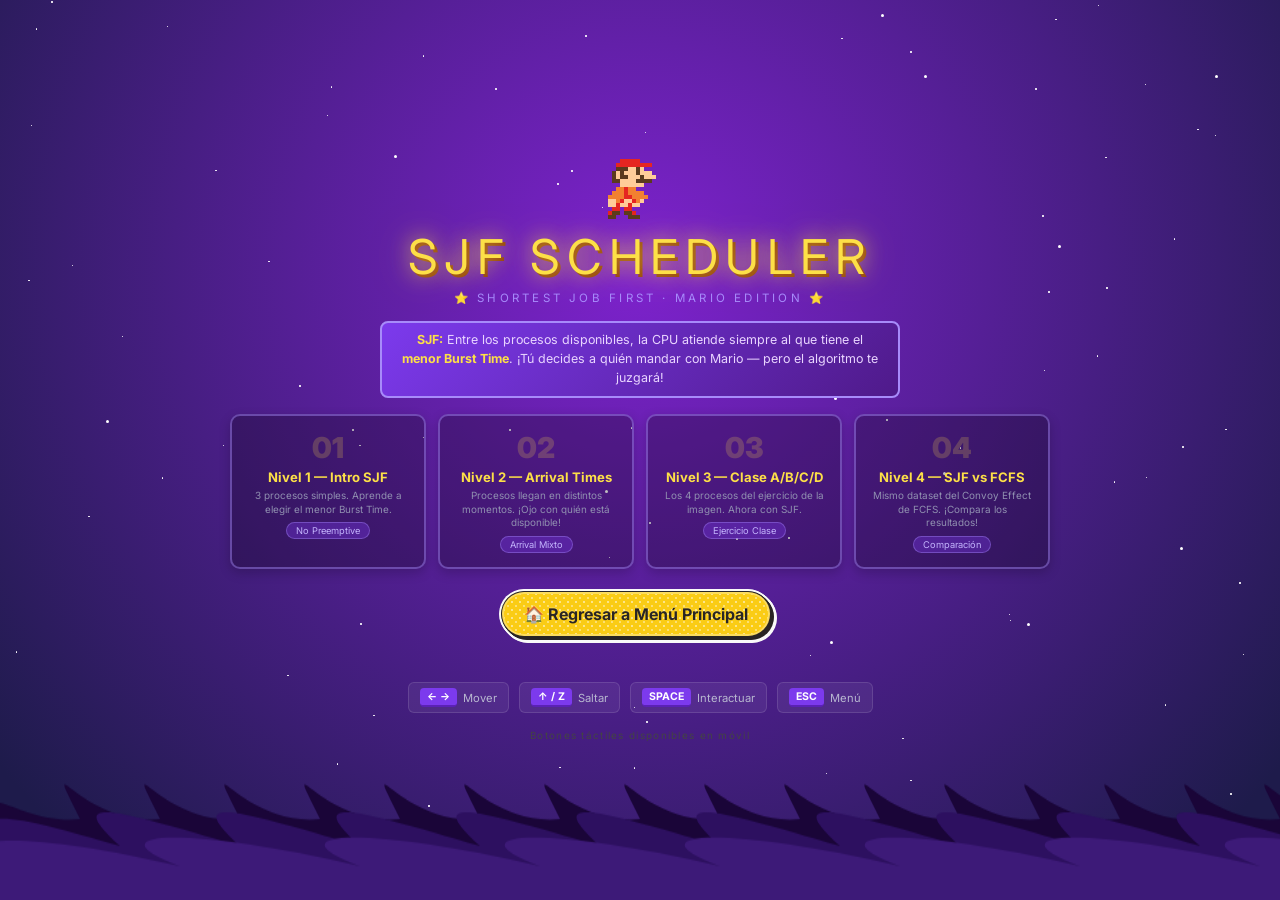
<file: web/sjf_game.html>
<!DOCTYPE html>
<html lang="es">
<head>
<meta charset="UTF-8"/>
<meta name="viewport" content="width=device-width, initial-scale=1.0"/>
<title>SJF — Mario Shortest Job First</title>
<link rel="preconnect" href="https://fonts.googleapis.com" />
<link rel="preconnect" href="https://fonts.gstatic.com" crossorigin />
<link href="https://fonts.googleapis.com/css2?family=Inter:wght@400;500;600;700;800&family=JetBrains+Mono:wght@400;500;700&display=swap" rel="stylesheet" />
<style>
*,*::before,*::after{box-sizing:border-box;margin:0;padding:0}
html,body{width:100%;height:100%;overflow:hidden;background:#0a0a1a;
  font-family:'Inter',sans-serif;color:#f0f0f0;user-select:none}

/* ── SCREENS ── */
.scr{position:fixed;inset:0;display:flex;flex-direction:column;
  align-items:center;justify-content:center;transition:opacity .35s}
.scr.off{opacity:0;pointer-events:none}

/* ══ TITLE ══════════════════════════════════════════════════ */
#sT{background:radial-gradient(ellipse at 50% 30%,#7e22ce 0%,#1e1b4b 90%);
  overflow-y:auto;padding:24px 20px;gap:18px}
.t-sky{position:fixed;inset:0;pointer-events:none;overflow:hidden}
.t-star{position:absolute;border-radius:50%;background:#fff;
  animation:tw var(--d) var(--dl) ease-in-out infinite alternate}
@keyframes tw{from{opacity:.08}to{opacity:.92}}
.t-hills{position:fixed;bottom:0;left:0;right:0;height:30%;pointer-events:none}

.tc{position:relative;z-index:2;display:flex;flex-direction:column;
  align-items:center;gap:16px;width:100%;max-width:920px}

.logo-wrap{position:relative;display:flex;flex-direction:column;align-items:center;gap:8px}
.logo-mario-canvas{display:block}
.logo-title{font-size:clamp(1.4rem,5vw,3rem);
  color:#fde047;letter-spacing:.15em;text-align:center;line-height:1.1;
  text-shadow:0 0 20px rgba(253,224,71,.9),0 0 45px rgba(253,224,71,.4),
    3px 3px 0 #92400e;
  animation:logoPulse 2.5s ease-in-out infinite alternate}
@keyframes logoPulse{from{text-shadow:0 0 18px rgba(253,224,71,.8),3px 3px 0 #92400e}
  to{text-shadow:0 0 35px #fde047,0 0 65px rgba(253,224,71,.5),3px 3px 0 #92400e}}
.logo-sub{font-size:.72rem;letter-spacing:.28em;color:#a78bfa;text-transform:uppercase}

.sjf-badge{
  background:linear-gradient(135deg,#7c3aed,#4f1a8a);
  border:2px solid #a78bfa;border-radius:8px;
  padding:8px 20px;font-size:.78rem;color:#e9d5ff;
  text-align:center;max-width:520px;line-height:1.5;
}
.sjf-badge strong{color:#fde047}

.lvl-grid{display:grid;grid-template-columns:repeat(auto-fit,minmax(190px,1fr));
  gap:12px;width:100%;max-width:820px}
.lc{background:rgba(0,0,0,.25);border:2px solid rgba(167,139,250,.45);
  border-radius:10px;padding:14px 16px;cursor:pointer;transition:.22s;text-align:center;box-shadow:0 4px 12px rgba(0,0,0,.2)}
.lc:hover{border-color:#fde047;box-shadow:0 0 18px rgba(253,224,71,.5);
  background:rgba(253,224,71,.12);transform:translateY(-3px)}
.lc-num{font-size:1.8rem;font-weight:900;color:rgba(253,224,71,.2);
  margin-bottom:4px}
.lc-name{font-size:.82rem;font-weight:700;color:#fde047;margin-bottom:4px}
.lc-desc{font-size:.62rem;color:#9090b0;line-height:1.4}
.lc-tag{display:inline-block;margin-top:6px;font-size:.58rem;
  background:rgba(124,58,237,.35);border:1px solid rgba(167,139,250,.4);
  border-radius:99px;padding:2px 9px;color:#c4b5fd}

.key-row{display:flex;gap:10px;flex-wrap:wrap;justify-content:center}
.kh{background:rgba(255,255,255,.06);border:1px solid rgba(255,255,255,.12);
  border-radius:6px;padding:5px 11px;font-size:.7rem;color:#b8b8d0;
  display:flex;align-items:center;gap:6px}
.kb{background:#7c3aed;border-radius:4px;padding:2px 7px;
  font-size:.66rem;color:#fff;font-weight:700;border-bottom:2px solid #5b21b6}

/* ══ GAME ════════════════════════════════════════════════════ */
#sG{background:#060614;flex-direction:column;align-items:stretch}

.hud{display:flex;align-items:center;padding:10px 18px;gap:16px;flex-shrink:0;
  background:rgba(0,0,0,.75);border-bottom:2px solid #7c3aed;z-index:100;min-height:52px}
.hi{display:flex;align-items:center;gap:6px;font-size:.85rem}
.hl{color:#a78bfa;letter-spacing:.08em;text-transform:uppercase;font-size:.72rem}
.hv{color:#fde047;font-weight:700;font-size:1rem;
  text-shadow:0 0 8px rgba(253,224,71,.5)}
.hlvl{margin-left:auto;color:#fde047;font-size:.82rem;letter-spacing:.12em}

.gw{flex:1;position:relative;overflow:hidden;display:flex}
#gc{display:block;image-rendering:pixelated}

/* SIDE PANEL */
.sp{position:absolute;right:0;top:0;bottom:0;width:300px;
  background:rgba(5,5,20,.96);border-left:2px solid #7c3aed;
  padding:12px 10px;overflow-y:auto;z-index:50;
  display:flex;flex-direction:column;gap:10px}
.spt{font-size:.68rem;letter-spacing:.18em;color:#a78bfa;text-transform:uppercase;
  border-bottom:1px solid rgba(124,58,237,.28);padding-bottom:5px;margin-bottom:1px}
.sp-ch{display:flex;align-items:center;gap:7px;padding:7px 9px;
  border-radius:6px;border:1px solid rgba(124,58,237,.2);
  background:rgba(124,58,237,.04);font-size:.8rem;transition:.22s}
.sp-ch.on{border-color:#fde047;background:rgba(253,224,71,.07);
  box-shadow:0 0 8px rgba(253,224,71,.2)}
.sp-ch.done{opacity:.25;filter:grayscale(.8)}
.sp-ch.skip{border-color:rgba(239,68,68,.5);background:rgba(239,68,68,.06)}
.sp-ball{width:10px;height:10px;border-radius:50%;flex-shrink:0}
.sp-info{flex:1;min-width:0}
.sp-nm{font-weight:700;color:#f0f0f0;font-size:.8rem;
  white-space:nowrap;overflow:hidden;text-overflow:ellipsis}
.sp-bt{color:#8080a0;font-size:.72rem}
.sp-rnk{font-size:.68rem;background:#7c3aed;border-radius:99px;
  padding:2px 6px;color:#fff;font-weight:700;flex-shrink:0;font-family:monospace}
.sp-gseg{display:flex;align-items:center;padding:4px 6px;border-radius:4px;
  font-size:.74rem;font-weight:700;margin-bottom:2px;animation:sgi .3s ease both}
@keyframes sgi{from{transform:translateX(8px);opacity:0}to{opacity:1}}
.sp-gt{margin-left:auto;font-size:.66rem;opacity:.6;font-family:monospace}
.sp-row{display:flex;justify-content:space-between;font-size:.75rem;
  padding:3px 0;border-bottom:1px solid rgba(255,255,255,.04)}
.sp-row .k{color:#9090b0}.sp-row .v{color:#fde047;font-weight:700;font-family:'JetBrains Mono',monospace}

/* TOAST */
#toast{position:absolute;top:40%;left:50%;transform:translate(-50%,-50%);
  background:rgba(5,5,20,.98);border:4px solid #fde047;border-radius:16px;
  padding:24px 36px;text-align:center;z-index:200;pointer-events:none;
  opacity:0;transition:opacity .35s;max-width:550px;min-width:300px;
  box-shadow: 0 0 50px rgba(253,224,71,0.25)}
#toast.show{opacity:1}
.ti{font-size:3.5rem;display:block;margin-bottom:8px}
.tm{font-size:1.5rem;color:#fde047;font-weight:800;margin-bottom:6px;line-height:1.2}
.ts{font-size:1.05rem;color:#e2e8f0;line-height:1.5}

/* CHOICE MODAL — pick which process to serve */
#choiceModal{position:absolute;inset:0;background:rgba(0,0,0,.75);
  display:flex;align-items:center;justify-content:center;z-index:300;
  opacity:0;pointer-events:none;transition:opacity .25s;backdrop-filter:blur(4px)}
#choiceModal.show{opacity:1;pointer-events:all}
.cm-box{background:#0d0a2e;border:2px solid #7c3aed;border-radius:12px;
  padding:30px 32px;max-width:550px;width:95%;text-align:center}
.cm-title{font-size:1.4rem;color:#fde047;font-weight:700;margin-bottom:10px}
.cm-sub{font-size:.9rem;color:#b8b8d0;margin-bottom:24px;line-height:1.5}
.cm-options{display:flex;gap:16px;flex-wrap:wrap;justify-content:center}
.cm-opt{background:rgba(124,58,237,.15);border:2px solid rgba(167,139,250,.4);
  border-radius:10px;padding:16px 20px;cursor:pointer;transition:.2s;
  min-width:140px;text-align:center;font-family:inherit}
.cm-opt:hover{border-color:#fde047;background:rgba(253,224,71,.1);
  box-shadow:0 0 16px rgba(253,224,71,.3);transform:translateY(-2px)}
.cm-opt.correct{border-color:#10b981!important;background:rgba(16,185,129,.15)!important}
.cm-opt.wrong  {border-color:#ef4444!important;background:rgba(239,68,68,.15)!important}
.cm-name{font-size:1.3rem;font-weight:700;color:#f0f0f0;margin-bottom:4px}
.cm-bt  {font-size:1.1rem;color:#a78bfa}

/* MOBILE CONTROLS */
.mc{display:none;position:absolute;bottom:10px;left:0;right:0;
  justify-content:space-between;padding:0 12px;z-index:150;pointer-events:none}
.mcg{display:flex;gap:8px;pointer-events:all}
.mb{width:52px;height:52px;border-radius:50%;background:rgba(124,58,237,.55);
  border:2px solid rgba(167,139,250,.65);font-size:1.2rem;
  display:flex;align-items:center;justify-content:center;cursor:pointer;
  -webkit-tap-highlight-color:transparent;touch-action:manipulation}
@media(max-width:640px){.mc{display:flex}.sp{width:170px}}
@media(pointer:coarse){.mc{display:flex}}

/* ══ RESULTS ═════════════════════════════════════════════════ */
#sR{background:radial-gradient(ellipse at 50% 0%,#1a0a3d,#060614 70%);
  overflow-y:auto;padding:28px 18px;gap:18px;align-items:center}
.rtro{font-size:3.5rem;animation:spin 1s ease-out}
@keyframes spin{from{transform:rotateY(0)}to{transform:rotateY(360deg)}}
.rtitle{font-size:clamp(1.8rem,5vw,2.8rem);color:#fde047;
  text-shadow:0 0 20px rgba(253,224,71,.6);margin:8px 0 6px;text-align:center}
.rsub{font-size:1.1rem;color:#a78bfa;letter-spacing:.2em;text-transform:uppercase}
.rsb{background:rgba(124,58,237,.1);border:2px solid rgba(124,58,237,.32);
  border-radius:12px;padding:20px 28px;
  display:flex;gap:32px;justify-content:center;flex-wrap:wrap}
.rsi .rv{font-size:2.8rem;font-weight:700;color:#fde047;
  text-shadow:0 0 16px rgba(253,224,71,.5);font-family:'JetBrains Mono',monospace}
.rsi .rl{font-size:1rem;color:#a78bfa;letter-spacing:.12em;text-transform:uppercase;margin-top:4px}
.rg-wrap{width:100%;max-width:850px;overflow-x:auto}
.rg-bar{display:flex;height:65px}
.rg-seg{display:flex;align-items:center;justify-content:center;
  font-size:1.2rem;font-weight:700;overflow:hidden;flex-shrink:0;
  border-left:2px solid rgba(255,255,255,.2);animation:revSeg .45s ease both}
@keyframes revSeg{from{clip-path:inset(0 100% 0 0)}to{clip-path:inset(0 0 0 0)}}
.rg-ticks{position:relative;height:24px;margin-top:5px}
.rg-tick{position:absolute;transform:translateX(-50%);
  font-size:.85rem;color:#999;white-space:nowrap}
.rg-tick::before{content:'';display:block;width:2px;height:6px;
  background:#666;margin:0 auto 3px}
.rtbl{width:100%;max-width:850px;border-collapse:collapse;font-size:1.05rem;margin-bottom:20px}
.rtbl th{padding:12px 14px;color:#a78bfa;font-size:.85rem;letter-spacing:.12em;
  border-bottom:2px solid rgba(124,58,237,.3);text-align:center;text-transform:uppercase}
.rtbl td{padding:12px 14px;text-align:center;border-bottom:1px solid rgba(255,255,255,.05);font-family:'JetBrains Mono',monospace}
.r-refl{width:100%;max-width:850px;background:rgba(16,185,129,.06);
  border:1px solid rgba(16,185,129,.25);border-radius:12px;
  padding:20px 24px;font-size:1rem;color:#b0b0d0;line-height:1.6}
.r-refl-t{color:#10b981;font-weight:700;font-size:1.2rem;margin-bottom:10px;
  display:flex;gap:7px;align-items:center}
.r-sjf-box{background:rgba(58,130,246,.07);border:1px solid rgba(58,130,246,.25);
  border-radius:7px;padding:12px 16px;margin-top:12px;font-size:.95rem;color:#93c5fd}
.rbtns{display:flex;gap:10px;flex-wrap:wrap;justify-content:center}
.rb{padding:10px 22px;border-radius:8px;font-family:inherit;
  font-size:.78rem;letter-spacing:.08em;cursor:pointer;
  border:2px solid;font-weight:700;transition:.2s;text-transform:uppercase}
.rb-p{background:#7c3aed;border-color:#7c3aed;color:#fff}
.rb-p:hover{background:#6d28d9;box-shadow:0 0 14px rgba(124,58,237,.5)}
.rb-g{background:transparent;border-color:rgba(167,139,250,.38);color:#a78bfa}
.rb-g:hover{border-color:#a78bfa;background:rgba(167,139,250,.09)}
.page-overlay-loader { position: fixed; inset: 0; background: #020210; z-index: 99999; display: flex; flex-direction: column; align-items: center; justify-content: center; transition: opacity 0.6s ease; }
.page-overlay-loader.hidden { opacity: 0; pointer-events: none; }
.loader { width: fit-content; font-size: 17px; font-family: monospace; line-height: 1.4; font-weight: bold; padding: 30px 2px 50px; background: linear-gradient(#fff 0 0) 0 0/100% 100% content-box padding-box no-repeat; position: relative; overflow: hidden; animation: l10-0 2s infinite cubic-bezier(1, 175, 0.5, 175); }
.loader::before { content: "Loading"; display: inline-block; animation: l10-2 2s infinite; color: #fff; }
.loader::after { content: ""; position: absolute; width: 34px; height: 28px; top: 110%; left: calc(50% - 16px); background: linear-gradient(90deg, #0000 12px, #f92033 0 22px, #0000 0 26px, #fdc98d 0 32px, #0000) bottom 26px left 50%, linear-gradient(90deg, #0000 10px, #f92033 0 28px, #fdc98d 0 32px, #0000 0) bottom 24px left 50%, linear-gradient(90deg, #0000 10px, #643700 0 16px, #fdc98d 0 20px, #000 0 22px, #fdc98d 0 24px, #000 0 26px, #f92033 0 32px, #0000 0) bottom 22px left 50%, linear-gradient(90deg, #0000 8px, #643700 0 10px, #fdc98d 0 12px, #643700 0 14px, #fdc98d 0 20px, #000 0 22px, #fdc98d 0 28px, #f92033 0 32px, #0000 0) bottom 20px left 50%, linear-gradient(90deg, #0000 8px, #643700 0 10px, #fdc98d 0 12px, #643700 0 16px, #fdc98d 0 22px, #000 0 24px, #fdc98d 0 30px, #f92033 0 32px, #0000 0) bottom 18px left 50%, linear-gradient(90deg, #0000 8px, #643700 0 12px, #fdc98d 0 20px, #000 0 28px, #f92033 0 30px, #0000 0) bottom 16px left 50%, linear-gradient(90deg, #0000 12px, #fdc98d 0 26px, #f92033 0 30px, #0000 0) bottom 14px left 50%, linear-gradient(90deg, #fdc98d 6px, #f92033 0 14px, #222a87 0 16px, #f92033 0 22px, #222a87 0 24px, #f92033 0 28px, #0000 0 32px, #643700 0) bottom 12px left 50%, linear-gradient(90deg, #fdc98d 6px, #f92033 0 16px, #222a87 0 18px, #f92033 0 24px, #f92033 0 26px, #0000 0 30px, #643700 0) bottom 10px left 50%, linear-gradient(90deg, #0000 10px, #f92033 0 16px, #222a87 0 24px, #feee49 0 26px, #222a87 0 30px, #643700 0) bottom 8px left 50%, linear-gradient(90deg, #0000 12px, #222a87 0 18px, #feee49 0 20px, #222a87 0 30px, #643700 0) bottom 6px left 50%, linear-gradient(90deg, #0000 8px, #643700 0 12px, #222a87 0 30px, #643700 0) bottom 4px left 50%, linear-gradient(90deg, #0000 6px, #643700 0 14px, #222a87 0 26px, #0000 0) bottom 2px left 50%, linear-gradient(90deg, #0000 6px, #643700 0 10px, #0000 0) bottom 0px left 50%; background-size: 34px 2px; background-repeat: no-repeat; animation: inherit; animation-name: l10-1; }
@keyframes l10-0 { 0%, 30% { background-position: 0 0px; } 50%, 100% { background-position: 0 -0.1px; } }
@keyframes l10-1 { 50%, 100% { top: 109.5%; } }
@keyframes l10-2 { 0%, 30% { transform: translateY(0); } 80%, 100% { transform: translateY(-260%); } }
.button {
  --stone-50: #fafaf9;
  --stone-800: #292524;
  --yellow-400: #facc15;
  font-size: 1rem;
  cursor: pointer;
  position: relative;
  font-family: inherit;
  font-weight: bold;
  line-height: 1;
  padding: 1px;
  transform: translate(-4px, -4px);
  outline: 2px solid transparent;
  outline-offset: 5px;
  border-radius: 9999px;
  background-color: var(--stone-800);
  color: var(--stone-800);
  transition: transform 150ms ease, box-shadow 150ms ease;
  text-align: center;
  box-shadow: 0.5px 0.5px 0 0 var(--stone-800), 1px 1px 0 0 var(--stone-800), 1.5px 1.5px 0 0 var(--stone-800), 2px 2px 0 0 var(--stone-800), 2.5px 2.5px 0 0 var(--stone-800), 3px 3px 0 0 var(--stone-800), 0 0 0 2px var(--stone-50), 0.5px 0.5px 0 2px var(--stone-50), 1px 1px 0 2px var(--stone-50), 1.5px 1.5px 0 2px var(--stone-50), 2px 2px 0 2px var(--stone-50), 2.5px 2.5px 0 2px var(--stone-50), 3px 3px 0 2px var(--stone-50), 3.5px 3.5px 0 2px var(--stone-50), 4px 4px 0 2px var(--stone-50);
}
.button:hover { transform: translate(0, 0); box-shadow: 0 0 0 2px var(--stone-50); }
.button:active, .button:focus-visible { outline-color: var(--yellow-400); }
.button:focus-visible { outline-style: dashed; }
.button > div {
  position: relative; pointer-events: none; background-color: var(--yellow-400); border: 2px solid rgba(255, 255, 255, 0.3); border-radius: 9999px;
}
.button > div::before {
  content: ""; position: absolute; inset: 0; border-radius: 9999px; opacity: 0.5;
  background-image: radial-gradient(rgb(255 255 255 / 80%) 20%, transparent 20%), radial-gradient(rgb(255 255 255 / 100%) 20%, transparent 20%);
  background-position: 0 0, 4px 4px; background-size: 8px 8px; mix-blend-mode: hard-light; animation: btn-dots 0.5s infinite linear;
}
.button > div > span {
  position: relative; display: flex; align-items: center; justify-content: center; padding: 0.75rem 1.25rem; gap: 0.25rem;
  filter: drop-shadow(0 -1px 0 rgba(255, 255, 255, 0.25));
}
.button > div > span:active { transform: translateY(2px); }
@keyframes btn-dots { 0% { background-position: 0 0, 4px 4px; } 100% { background-position: 8px 0, 12px 4px; } }
</style>
</head>
<body>
<!-- Page Loader -->
<div id="page-loader" class="page-overlay-loader">
  <div class="loader"></div>
</div>
<script>
  window.addEventListener('load', () => { setTimeout(() => { const l=document.getElementById('page-loader'); if(l) l.classList.add('hidden'); }, 500); });
</script>

<!-- ══ TITLE ══ -->
<div class="scr" id="sT">
  <div class="t-sky" id="tSky"></div>
  <canvas id="tHills" class="t-hills" style="position:fixed;bottom:0;left:0;width:100%;pointer-events:none;z-index:1"></canvas>
  <div class="tc">
    <div class="logo-wrap">
      <canvas id="logoMario" class="logo-mario-canvas" width="64" height="64"></canvas>
      <div class="logo-title">SJF SCHEDULER</div>
      <div class="logo-sub">⭐ Shortest Job First · Mario Edition ⭐</div>
    </div>
    <div class="sjf-badge">
      <strong>SJF:</strong> Entre los procesos disponibles, la CPU atiende siempre al que tiene el
      <strong>menor Burst Time</strong>. ¡Tú decides a quién mandar con Mario — pero el algoritmo te juzgará!
    </div>
    <div class="lvl-grid" id="lvlGrid"></div>
    <a href="index.html" class="button" style="text-decoration: none; margin: 10px auto 25px auto; display: block; width: fit-content; max-width: 90%;">
      <div><span>🏠 Regresar a Menú Principal</span></div>
    </a>
    <div class="key-row">
      <div class="kh"><span class="kb">← →</span> Mover</div>
      <div class="kh"><span class="kb">↑ / Z</span> Saltar</div>
      <div class="kh"><span class="kb">SPACE</span> Interactuar</div>
      <div class="kh"><span class="kb">ESC</span> Menú</div>
    </div>
    <p style="font-size:.62rem;color:#444;letter-spacing:.13em">Botones táctiles disponibles en móvil</p>
  </div>
</div>

<!-- ══ GAME ══ -->
<div class="scr off" id="sG">
  <div class="hud">
    <div class="hi"><span class="hl">❤</span><span class="hv" id="hLives">3</span></div>
    <div class="hi"><span class="hl">Score</span><span class="hv" id="hScore">0</span></div>
    <div class="hi"><span class="hl">CPU t</span><span class="hv" id="hClock">0</span></div>
    <div class="hi"><span class="hl">Óptimo</span><span class="hv" id="hOpt">—</span></div>
    <div class="hi"><span class="hl">Errores</span><span class="hv" id="hErr" style="color:#f87171">0</span></div>
    <div class="hlvl" id="hLvl">NIVEL 1</div>
  </div>
  <div class="gw" id="gw">
    <canvas id="gc"></canvas>
    <!-- SIDE PANEL -->
    <div class="sp" id="sp">
      <div class="spt">🏆 Cola SJF</div>
      <div id="spQ"></div>
      <div class="spt" style="margin-top:5px">📊 Gantt</div>
      <div id="spG"></div>
      <div class="spt" style="margin-top:5px">⏱ Métricas</div>
      <div id="spM"></div>
    </div>
    <!-- TOAST -->
    <div id="toast">
      <span class="ti" id="tIcon">⭐</span>
      <div class="tm" id="tMsg">—</div>
      <div class="ts" id="tSub">—</div>
    </div>
    <!-- CHOICE MODAL -->
    <div id="choiceModal">
      <div class="cm-box">
        <div class="cm-title" id="cmTitle">¿A quién atiende la CPU?</div>
        <div class="cm-sub"  id="cmSub">Elige el proceso con menor Burst Time disponible</div>
        <div class="cm-options" id="cmOpts"></div>
      </div>
    </div>
    <!-- MOBILE -->
    <div class="mc" id="mc">
      <div class="mcg"><div class="mb" id="mcL">◀</div><div class="mb" id="mcR">▶</div></div>
      <div class="mcg"><div class="mb" id="mcJ">↑</div><div class="mb" id="mcA">✋</div></div>
    </div>
  </div>
</div>

<!-- ══ RESULTS ══ -->
<div class="scr off" id="sR">
  <div class="rtro" id="rTro">🏆</div>
  <div class="rtitle" id="rTitle">¡Completado!</div>
  <div class="rsub"   id="rSub">SJF MASTER</div>
  <div class="rsb" id="rSB"></div>
  <div class="rg-wrap">
    <div style="font-size:.58rem;letter-spacing:.18em;color:#a78bfa;margin-bottom:5px">GANTT — TU EJECUCIÓN</div>
    <div class="rg-bar"   id="rGBar"></div>
    <div class="rg-ticks" id="rGTks"></div>
  </div>
  <table class="rtbl"><thead><tr>
    <th>Proceso</th><th>AT</th><th>BT</th><th>Start</th><th>CT</th><th>TAT</th><th>WT</th>
  </tr></thead><tbody id="rTB"></tbody><tfoot id="rTF"></tfoot></table>
  <div class="r-refl" id="rRefl"></div>
  <div class="rbtns">
    <button class="rb rb-p" id="bNxt">Siguiente Nivel ▶</button>
    <button class="rb rb-g" id="bRep">↺ Repetir</button>
    <button class="rb rb-g" id="bMenu">🏠 Menú</button>
  </div>
</div>

<script>
'use strict';

/* ═══════════════════════════════════════════════════════════
   PIXEL-ART MARIO SPRITE RENDERER
   All drawn with ctx.fillRect — no images needed
═══════════════════════════════════════════════════════════ */
// ── Pixel shorthand constants — MUST come before MARIO_FRAMES ──
const _ = null;        // transparent
const R = '#e52521';   // red   (hat / shirt)
const S = '#ffcc99';   // skin
const B = '#5b3a1e';   // brown (hair / shoes)
const O = '#f28030';   // orange overalls
const WH = '#ffffff';  // white (W is reserved by browser globals)

// 16×16 pixel frames  (stand, run1, run2, jump)
const MARIO_FRAMES = {
  stand:[
    [_,_,_,R,R,R,R,R,_,_,_,_,_,_,_,_],
    [_,_,R,R,R,R,R,R,R,R,R,_,_,_,_,_],
    [_,_,B,B,B,S,S,B,S,_,_,_,_,_,_,_],
    [_,B,S,B,S,S,S,B,S,S,S,_,_,_,_,_],
    [_,B,S,B,B,S,S,S,B,S,S,S,_,_,_,_],
    [_,B,B,S,S,S,S,B,B,B,B,_,_,_,_,_],
    [_,_,_,S,S,S,S,S,S,S,_,_,_,_,_,_],
    [_,_,O,O,R,O,O,O,_,_,_,_,_,_,_,_],
    [_,O,O,O,R,O,O,O,O,O,_,_,_,_,_,_],
    [O,O,O,O,R,R,O,O,O,O,O,_,_,_,_,_],
    [S,S,O,R,S,S,R,O,S,S,_,_,_,_,_,_],
    [S,S,S,R,S,S,R,S,S,S,_,_,_,_,_,_],
    [_,_,R,R,_,_,R,R,_,_,_,_,_,_,_,_],
    [_,B,B,B,_,_,B,B,B,_,_,_,_,_,_,_],
    [B,B,B,_,_,_,_,B,B,B,_,_,_,_,_,_],
    [_,_,_,_,_,_,_,_,_,_,_,_,_,_,_,_],
  ],
  run1:[
    [_,_,_,R,R,R,R,R,_,_,_,_,_,_,_,_],
    [_,_,R,R,R,R,R,R,R,R,R,_,_,_,_,_],
    [_,_,B,B,B,S,S,B,S,_,_,_,_,_,_,_],
    [_,B,S,B,S,S,S,B,S,S,S,_,_,_,_,_],
    [_,B,S,B,B,S,S,S,B,S,S,S,_,_,_,_],
    [_,B,B,S,S,S,S,B,B,B,B,_,_,_,_,_],
    [_,_,_,S,S,S,S,S,S,_,_,_,_,_,_,_],
    [_,_,O,O,R,O,O,_,_,_,_,_,_,_,_,_],
    [_,O,O,O,R,O,O,O,O,_,_,_,_,_,_,_],
    [O,O,O,O,R,R,O,O,O,O,_,_,_,_,_,_],
    [S,S,O,R,S,S,R,O,S,_,_,_,_,_,_,_],
    [S,S,R,S,S,R,S,S,_,_,_,_,_,_,_,_],
    [_,R,R,_,R,R,_,_,_,_,_,_,_,_,_,_],
    [R,B,B,_,B,B,R,_,_,_,_,_,_,_,_,_],
    [B,B,_,_,_,B,B,B,_,_,_,_,_,_,_,_],
    [_,_,_,_,_,_,_,_,_,_,_,_,_,_,_,_],
  ],
  run2:[
    [_,_,_,R,R,R,R,R,_,_,_,_,_,_,_,_],
    [_,_,R,R,R,R,R,R,R,R,R,_,_,_,_,_],
    [_,_,B,B,B,S,S,B,S,_,_,_,_,_,_,_],
    [_,B,S,B,S,S,S,B,S,S,S,_,_,_,_,_],
    [_,B,S,B,B,S,S,S,B,S,S,S,_,_,_,_],
    [_,B,B,S,S,S,S,B,B,B,B,_,_,_,_,_],
    [_,_,_,S,S,S,S,S,S,_,_,_,_,_,_,_],
    [_,_,O,O,R,O,O,O,_,_,_,_,_,_,_,_],
    [O,O,O,O,R,O,O,O,O,_,_,_,_,_,_],
    [O,O,O,R,R,O,O,O,O,O,_,_,_,_,_,_],
    [S,O,R,S,S,R,O,O,S,_,_,_,_,_,_,_],
    [S,R,S,S,R,S,S,_,_,_,_,_,_,_,_,_],
    [R,R,_,R,R,_,_,_,_,_,_,_,_,_,_,_],
    [B,B,_,B,B,R,_,_,_,_,_,_,_,_,_,_],
    [_,_,_,B,B,B,B,_,_,_,_,_,_,_,_,_],
    [_,_,_,_,_,_,_,_,_,_,_,_,_,_,_,_],
  ],
  jump:[
    [_,_,_,R,R,R,R,R,_,_,_,_,_,_,_,_],
    [_,_,R,R,R,R,R,R,R,R,R,_,_,_,_,_],
    [_,_,B,B,B,S,S,B,S,_,_,_,_,_,_,_],
    [_,B,S,B,S,S,S,B,S,S,S,_,_,_,_,_],
    [_,B,S,B,B,S,S,S,B,S,S,S,_,_,_,_],
    [_,B,B,S,S,S,S,B,B,B,B,_,_,_,_,_],
    [_,_,_,S,S,S,S,S,S,_,_,_,_,_,_,_],
    [O,O,O,R,O,O,O,O,_,_,_,_,_,_,_,_],
    [O,O,O,O,R,O,O,O,O,O,O,_,_,_,_,_],
    [O,O,O,R,R,O,O,O,O,O,_,_,_,_,_,_],
    [S,S,R,S,S,R,O,S,S,_,_,_,_,_,_,_],
    [_,R,S,S,R,_,S,S,_,_,_,_,_,_,_,_],
    [_,R,R,R,R,_,_,_,_,_,_,_,_,_,_,_],
    [B,B,B,B,_,_,_,_,_,_,_,_,_,_,_,_],
    [_,_,_,_,_,_,_,_,_,_,_,_,_,_,_,_],
    [_,_,_,_,_,_,_,_,_,_,_,_,_,_,_,_],
  ],
};

function drawMarioSprite(ctx, x, y, scale, frameKey, flipX){
  const frame = MARIO_FRAMES[frameKey] || MARIO_FRAMES.stand;
  const s = scale;
  ctx.save();
  if(flipX){
    ctx.translate(x + 16*s, y);
    ctx.scale(-1, 1);
    x = 0; y = 0;
  } else {
    ctx.translate(x, y);
    x = 0; y = 0;
  }
  for(let row=0; row<16; row++){
    for(let col=0; col<16; col++){
      const c = frame[row][col];
      if(c === null) continue;
      ctx.fillStyle = c;
      ctx.fillRect(col*s, row*s, s, s);
    }
  }
  ctx.restore();
}

/* ── Enemy sprite (Goomba-style process character) ── */
const CHARS = [
  { name:'Toad',   color:'#e11d48', dark:'#9f1239',
    draw(ctx,x,y,s){ // simple mushroom head
      ctx.fillStyle=this.color; ctx.fillRect(x+s,y,6*s,3*s);
      ctx.fillStyle=this.dark;
      ctx.fillRect(x,y+s,8*s,2*s);
      ctx.fillStyle='#fff'; ctx.fillRect(x+2*s,y+3*s,4*s,3*s);
      ctx.fillStyle='#222'; ctx.fillRect(x+2*s,y+4*s,s,s); ctx.fillRect(x+5*s,y+4*s,s,s);
      // dots
      ctx.fillStyle='#fff'; ctx.fillRect(x+s,y+s,s,s); ctx.fillRect(x+5*s,y,s,s);
    }
  },
  { name:'Koopa',  color:'#16a34a', dark:'#14532d',
    draw(ctx,x,y,s){
      ctx.fillStyle=this.color; ctx.fillRect(x+s,y+s,6*s,5*s);
      ctx.fillStyle=this.dark; ctx.fillRect(x+2*s,y+2*s,4*s,2*s);
      ctx.fillStyle='#fbbf24'; ctx.fillRect(x+2*s,y,4*s,2*s);
      ctx.fillStyle='#78350f'; ctx.fillRect(x+2*s,y+5*s,s,2*s); ctx.fillRect(x+5*s,y+5*s,s,2*s);
      ctx.fillStyle='#222'; ctx.fillRect(x+2*s,y+2*s,s,s); ctx.fillRect(x+5*s,y+2*s,s,s);
    }
  },
  { name:'Goomba', color:'#92400e', dark:'#451a03',
    draw(ctx,x,y,s){
      ctx.fillStyle=this.color; ctx.fillRect(x,y+s,8*s,4*s);
      ctx.fillStyle=this.dark; ctx.fillRect(x,y+4*s,8*s,2*s);
      ctx.fillStyle='#fbbf24'; ctx.fillRect(x+s,y+s,2*s,2*s); ctx.fillRect(x+5*s,y+s,2*s,2*s);
      ctx.fillStyle='#fff'; ctx.fillRect(x+s,y+2*s,s,s); ctx.fillRect(x+5*s,y+2*s,s,s);
      ctx.fillStyle='#222'; ctx.fillRect(x+2*s,y+2*s,s,s); ctx.fillRect(x+6*s,y+2*s,s,s);
      ctx.fillStyle=this.dark; ctx.fillRect(x+s,y+5*s,2*s,2*s); ctx.fillRect(x+5*s,y+5*s,2*s,2*s);
    }
  },
  { name:'Boo',    color:'#e2e8f0', dark:'#94a3b8',
    draw(ctx,x,y,s){
      ctx.fillStyle=this.color;
      ctx.fillRect(x+s,y,6*s,6*s);
      ctx.fillRect(x,y+2*s,8*s,3*s);
      // wavy bottom
      ctx.fillRect(x,y+5*s,2*s,2*s); ctx.fillRect(x+4*s,y+5*s,2*s,2*s);
      ctx.fillStyle='#222'; ctx.fillRect(x+2*s,y+2*s,s,s); ctx.fillRect(x+5*s,y+2*s,s,s);
      ctx.fillStyle=this.dark; ctx.fillRect(x+2*s,y+4*s,4*s,s);
    }
  },
  { name:'Piranha',color:'#dc2626', dark:'#7f1d1d',
    draw(ctx,x,y,s){
      // pipe
      ctx.fillStyle='#16a34a'; ctx.fillRect(x+2*s,y+4*s,4*s,4*s);
      ctx.fillStyle='#14532d'; ctx.fillRect(x+2*s,y+3*s,4*s,s);
      // head
      ctx.fillStyle=this.color; ctx.fillRect(x,y,8*s,4*s);
      ctx.fillStyle='#fff';
      ctx.fillRect(x+s,y+s,2*s,s); ctx.fillRect(x+5*s,y+2*s,2*s,s);
      ctx.fillStyle=this.dark; ctx.fillRect(x,y+3*s,8*s,s);
      ctx.fillStyle='#fde047'; ctx.fillRect(x+2*s,y,s,s); ctx.fillRect(x+5*s,y,s,s);
    }
  },
  { name:'Star',   color:'#fde047', dark:'#ca8a04',
    draw(ctx,x,y,s){
      // star shape
      ctx.fillStyle=this.color;
      ctx.fillRect(x+3*s,y,2*s,8*s);
      ctx.fillRect(x,y+3*s,8*s,2*s);
      ctx.fillRect(x+s,y+s,2*s,2*s); ctx.fillRect(x+5*s,y+s,2*s,2*s);
      ctx.fillRect(x+s,y+5*s,2*s,2*s); ctx.fillRect(x+5*s,y+5*s,2*s,2*s);
      ctx.fillStyle=this.dark;
      ctx.fillRect(x+3*s,y+2*s,s,s); ctx.fillRect(x+4*s,y+5*s,s,s);
      ctx.fillStyle='#fff'; ctx.fillRect(x+3*s,y+3*s,s,s);
    }
  },
];

/* ═══════════════════════════════════════════════════════════
   LEVELS
═══════════════════════════════════════════════════════════ */
const LEVELS=[
  { id:0, name:'Nivel 1 — Intro SJF',
    desc:'3 procesos simples. Aprende a elegir el menor Burst Time.',
    tag:'No Preemptive',
    procs:[
      {name:'P1',charIdx:0,at:0,bt:6},
      {name:'P2',charIdx:1,at:0,bt:3},
      {name:'P3',charIdx:2,at:0,bt:8},
    ]},
  { id:1, name:'Nivel 2 — Arrival Times',
    desc:'Procesos llegan en distintos momentos. ¡Ojo con quién está disponible!',
    tag:'Arrival Mixto',
    procs:[
      {name:'P1',charIdx:3,at:0,bt:7},
      {name:'P2',charIdx:0,at:2,bt:4},
      {name:'P3',charIdx:1,at:4,bt:1},
      {name:'P4',charIdx:2,at:5,bt:4},
    ]},
  { id:2, name:'Nivel 3 — Clase A/B/C/D',
    desc:'Los 4 procesos del ejercicio de la imagen. Ahora con SJF.',
    tag:'Ejercicio Clase',
    procs:[
      {name:'A',charIdx:4,at:0,bt:3},
      {name:'B',charIdx:5,at:0,bt:2},
      {name:'C',charIdx:0,at:1,bt:4},
      {name:'D',charIdx:1,at:3,bt:2},
    ]},
  { id:3, name:'Nivel 4 — SJF vs FCFS',
    desc:'Mismo dataset del Convoy Effect de FCFS. ¡Compara los resultados!',
    tag:'Comparación',
    procs:[
      {name:'Bowser',charIdx:3,at:0,bt:7},
      {name:'Koopa', charIdx:1,at:1,bt:1},
      {name:'Goomba',charIdx:2,at:2,bt:1},
      {name:'Star',  charIdx:5,at:3,bt:1},
    ]},
];

/* ═══════════════════════════════════════════════════════════
   ENGINE CONSTANTS
═══════════════════════════════════════════════════════════ */
const TILE=48, GU=40, SCALE=3; // Mario sprite scale (3px per pixel = 48px wide)
const MARIO_W=16*SCALE, MARIO_H=16*SCALE;
const CHAR_PX=8; // enemy char pixel size

/* ═══════════════════════════════════════════════════════════
   TITLE SETUP
═══════════════════════════════════════════════════════════ */
(function buildTitle(){
  // Stars
  const sky=document.getElementById('tSky');
  for(let i=0;i<100;i++){
    const d=document.createElement('div'); d.className='t-star';
    const sz=Math.random()<.12?3:1.5;
    d.style.cssText=`left:${Math.random()*100}%;top:${Math.random()*100}%;width:${sz}px;height:${sz}px;--d:${(2+Math.random()*4).toFixed(1)}s;--dl:${(Math.random()*5).toFixed(1)}s`;
    sky.appendChild(d);
  }
  // Pixel hills
  const hc=document.getElementById('tHills');
  hc.width=window.innerWidth; hc.height=200;
  const hx=hc.getContext('2d');
  function drawHills(){
    hc.width=window.innerWidth;
    hx.clearRect(0,0,hc.width,hc.height);
    [[0.3,60,80,'#1a0538'],[0.55,40,120,'#2d1060'],[0.75,25,180,'#3d1a78']].forEach(([a,h,w,c])=>{
      hx.fillStyle=c;
      hx.beginPath(); hx.moveTo(0,hc.height);
      for(let x=0;x<=hc.width+w;x+=w){
        hx.bezierCurveTo(x-w/2,hc.height-h*2, x,hc.height-h*a*3, x+w,hc.height-h);
      }
      hx.lineTo(hc.width,hc.height); hx.closePath(); hx.fill();
    });
  }
  drawHills();
  window.addEventListener('resize',drawHills);

  // Logo Mario
  const lc=document.getElementById('logoMario');
  lc.width=64;lc.height=64;
  const lx=lc.getContext('2d');
  lx.imageSmoothingEnabled=false;
  drawMarioSprite(lx,0,0,4,'stand',false);

  // Animate logo Mario frame
  let lf=0;const lframes=['stand','run1','run2','run1'];
  setInterval(()=>{
    lf=(lf+1)%4; lx.clearRect(0,0,64,64);
    drawMarioSprite(lx,0,0,4,lframes[lf],false);
  },200);

  // Level cards
  const grid=document.getElementById('lvlGrid');
  LEVELS.forEach((lv,i)=>{
    const c=document.createElement('div'); c.className='lc';
    c.innerHTML=`<div class="lc-num">${String(i+1).padStart(2,'0')}</div>
      <div class="lc-name">${lv.name}</div>
      <div class="lc-desc">${lv.desc}</div>
      <div class="lc-tag">${lv.tag}</div>`;
    c.addEventListener('click',()=>startLevel(i)); grid.appendChild(c);
  });
})();

/* ═══════════════════════════════════════════════════════════
   GAME ENGINE
═══════════════════════════════════════════════════════════ */
const canvas=document.getElementById('gc'), ctx=canvas.getContext('2d');
const gw=document.getElementById('gw');
let W,H,SP_W=300;

function resize(){
  SP_W=window.innerWidth<=640?170:300;
  W=gw.clientWidth-SP_W; H=gw.clientHeight;
  canvas.width=W; canvas.height=H;
  ctx.imageSmoothingEnabled=false;
}

/* STATE */
let G={running:false};
const keys={};
let starBg=null, lastT=0;

/* INPUT */
document.addEventListener('keydown',e=>{
  const sc=document.getElementById('sG');
  if(sc&&sc.classList.contains('off')) return;
  keys[e.code]=true;
  if(e.code==='Space'){e.preventDefault(); doAction();}
  if(e.code==='KeyZ') keys['ArrowUp']=true;
  if(e.code==='Escape') goMenu();
});
document.addEventListener('keyup',e=>{
  keys[e.code]=false;
  if(e.code==='KeyZ') keys['ArrowUp']=false;
});
['mcL','mcR','mcJ','mcA'].forEach(id=>{
  const el=document.getElementById(id);
  const cm={mcL:'ArrowLeft',mcR:'ArrowRight',mcJ:'ArrowUp',mcA:'Space'};
  if(!el)return;
  el.addEventListener('pointerdown',e=>{e.preventDefault();if(id==='mcA')doAction();else keys[cm[id]]=true;});
  el.addEventListener('pointerup',()=>keys[cm[id]]=false);
  el.addEventListener('pointerleave',()=>keys[cm[id]]=false);
});

/* SJF OPTIMAL — compute optimal order */
function sjfOptimal(procs){
  const available=[...procs].map((p,i)=>({...p,idx:i,done:false}));
  let t=0, order=[], clock=0;
  while(order.length<procs.length){
    // get available at time t
    const ready=available.filter(p=>!p.done && p.at<=t);
    if(ready.length===0){t++;continue;}
    // pick shortest
    ready.sort((a,b)=>a.bt-b.bt||(a.at-b.at));
    const pick=ready[0];
    const s=Math.max(t,pick.at);
    const e=s+pick.bt;
    pick.done=true;
    order.push({...pick, s, e, tat:e-pick.at, wt:e-pick.at-pick.bt});
    t=e;
  }
  return order;
}

/* BUILD WORLD */
function buildWorld(li){
  const lv=LEVELS[li];
  const optimal=sjfOptimal(lv.procs);
  const n=lv.procs.length;
  const worldW=Math.max(W*2.5, n*TILE*7+300);
  const gy=Math.round(H*0.68);

  // Place chars evenly spaced in original order
  const chars=lv.procs.map((p,i)=>({
    ...p, origIdx:i,
    x: 220 + i*(worldW-280)/Math.max(n-1,1),
    y: gy-TILE, w:TILE, h:TILE,
    served:false, serving:false,
    bob:Math.random()*Math.PI*2,
    charDef:CHARS[p.charIdx%CHARS.length],
    s:0,e:0,tat:0,wt:0,
  }));

  // Mario
  const mario={
    x:60, y:gy-MARIO_H, w:MARIO_W, h:MARIO_H,
    vx:0, vy:0, onGround:true, facing:1,
    frame:0, frameKey:'stand', ft:0,
    interacting:false, interactT:0,
  };

  return {optimal, chars, mario, worldW, gy};
}

/* START LEVEL */
function startLevel(li){
  resize(); starBg=null;
  const{optimal,chars,mario,worldW,gy}=buildWorld(li);
  G={
    li, score:0, lives:3, clock:0, errors:0,
    optimal:null, chars, mario, worldW, gy, camX:0,
    doneCount:0, particles:[], shake:0,
    toastT:0, wrongF:0, idleT:0, running:true,
    marioState:'free',
    target:null, celebT:0, triedWrong:[],
  };
  showSc('sG');
  hideTst();
  document.getElementById('hLvl').textContent=LEVELS[li].name;
  updateHUD(); updateSP();
  lastT=0; requestAnimationFrame(loop);
}

/* LOOP */
function loop(ts){
  if(!G.running)return;
  const dt=Math.min((ts-lastT)/1000,.05); lastT=ts;
  update(dt); draw();
  requestAnimationFrame(loop);
}

/* ═══════════════════════════════════════════════════════════
   MARIO STATES
   'free'     — jugador mueve a Mario. SPACE abre la pregunta.
   'question' — modal abierto. Mario congelado.
               Si acierta → estado 'walking' con target=chosen
               Si falla   → resalta respuesta, puede reintentar
   'walking'  — jugador mueve MANUALMENTE a Mario.
               SPACE cerca del target correcto → 'celebrate'
               SPACE cerca de otro → penalización + sigue intentando
   'celebrate'— Mario rebota, partículas, finaliza proceso
═══════════════════════════════════════════════════════════ */

/* UPDATE */
function update(dt){
  const{mario,gy,worldW}=G;
  if(G.shake>0)  G.shake  -= dt;
  if(G.wrongF>0) G.wrongF -= dt;
  if(G.toastT>0){ G.toastT-=dt; if(G.toastT<=0) hideTst(); }
  G.idleT+=dt;

  G.chars.forEach(c=>c.bob+=dt*2.2);
  G.particles.forEach(p=>{p.x+=p.vx*dt;p.y+=p.vy*dt;p.vy+=450*dt;p.life-=dt;});
  G.particles=G.particles.filter(p=>p.life>0);

  /* ── QUESTION: modal open, Mario frozen ── */
  if(G.marioState==='question') return;

  /* ── CELEBRATE: bounce + auto-finalize ── */
  if(G.marioState==='celebrate'){
    G.celebT+=dt;
    mario.y=gy-mario.h - Math.abs(Math.sin(G.celebT*9))*20;
    mario.frameKey='jump';
    if(Math.random()<.45) spawn(G.target.x+G.target.w/2, G.target.y, G.target.charDef.color, 3);
    G.camX=Math.max(0,Math.min(mario.x-W*.35,worldW-W));
    if(mario.interacting) {
       mario.interactT -= dt;
       if(mario.interactT <= 0) {
          mario.interacting = false;
          mario.y = gy - mario.h;
          finalizeServe(G.target);
       }
    }
    return;
  }

  /* FREE + WALKING: full manual movement */
  mario.vx=0;
  if(keys['ArrowLeft']) { mario.vx=-220; mario.facing=-1; }
  if(keys['ArrowRight']){ mario.vx= 220; mario.facing= 1; }
  if(keys['ArrowUp']&&mario.onGround){
    mario.vy=-570; mario.onGround=false; mario.frameKey='jump';
  }

  mario.vy+=1500*dt;
  mario.x+=mario.vx*dt;
  mario.y+=mario.vy*dt;
  if(mario.y>=gy-mario.h){
    mario.y=gy-mario.h; mario.vy=0; mario.onGround=true;
    if(mario.frameKey==='jump') mario.frameKey='stand';
  }
  mario.x=Math.max(0,Math.min(mario.x,worldW-mario.w));

  mario.ft+=dt;
  if(mario.ft>.12){ mario.ft=0; mario.frame=(mario.frame+1)%2; }
  if(mario.vx!==0&&mario.onGround) mario.frameKey=mario.frame===0?'run1':'run2';
  else if(mario.onGround) mario.frameKey='stand';

  G.camX=Math.max(0,Math.min(mario.x-W*.35,worldW-W));
  


}

/* ════════════════════════════════════════════════════════
   CHOICE MODAL
════════════════════════════════════════════════════════ */
function openChoiceModal(){
  // advance clock if no one is available yet
  const available=G.chars.filter(c=>!c.served && c.at<=G.clock);
  if(available.length===0){
    const next=G.chars.filter(c=>!c.served).sort((a,b)=>a.at-b.at)[0];
    if(next){ G.clock=next.at; openChoiceModal(); }
    return;
  }
  // only one available — no quiz needed, go straight to walking
  if(available.length===1){
    G.target = available[0];
    startWalking();
    return;
  }

  // ── multiple available — quiz the player ──
  G.marioState='question';
  G.optimal=available.slice().sort((a,b)=>a.bt-b.bt)[0];

  buildModalOptions(available, false);
  document.getElementById('cmTitle').textContent='¿A quién atiende la CPU ahora?';
  document.getElementById('cmSub').textContent=
    `t=${G.clock} — Elige el proceso con el MENOR Burst Time (SJF)`;
  document.getElementById('choiceModal').classList.add('show');
}

function buildModalOptions(available, lockWrong){
  const opts=document.getElementById('cmOpts');
  opts.innerHTML='';
  available.forEach(c=>{
    const btn=document.createElement('button');
    btn.className='cm-opt';
    btn.dataset.name=c.name;
    // if lockWrong, disable options that were already tried wrong
    if(lockWrong && G.triedWrong && G.triedWrong.includes(c.name)){
      btn.disabled=true;
      btn.classList.add('wrong');
    }
    btn.innerHTML=`<div class="cm-name">${c.name}</div>
      <div class="cm-bt">Burst Time: <strong>${c.bt}</strong> &nbsp;|&nbsp; Arrival Time: ${c.at}</div>`;
    btn.addEventListener('click',()=>handleChoice(c));
    opts.appendChild(btn);
  });
}

function handleChoice(chosen){
  const isCorrect = chosen.name === G.optimal.name;

  if(isCorrect){
    // ── CORRECT ──
    G.score+=150;
    document.querySelectorAll('.cm-opt').forEach(b=>{
      if(b.dataset.name===chosen.name) b.classList.add('correct');
    });
    showTst('✅',`¡Correcto! ${chosen.name} tiene el menor Tiempo de Ráfaga (Burst Time).`,
      `Tiempo de Ráfaga: ${chosen.bt} | Sabiamente Elegido!`, 8.0);
    setTimeout(()=>{
      closeChoiceModal();
      G.target=chosen;
      startWalking();
    }, 800);

  } else {
    // ── WRONG — penaliza pero deja reintentar ──
    G.errors++;
    G.lives=Math.max(0, G.lives-1);
    G.shake=.4; G.wrongF=.55;
    updateHUD();

    // mark this option as wrong and disable it
    if(!G.triedWrong) G.triedWrong=[];
    G.triedWrong.push(chosen.name);

    document.querySelectorAll('.cm-opt').forEach(b=>{
      if(b.dataset.name===chosen.name){ b.classList.add('wrong'); b.disabled=true; }
    });

    const hint = G.lives<=0
      ? '¡Sin vidas! Reiniciando nivel…'
      : `Pista: busca el proceso con Burst Time más pequeño. Intenta de nuevo.`;

    showTst('❌',`${chosen.name} no es el correcto.`, hint, 8.0);

    if(G.lives<=0){
      setTimeout(()=>{ closeChoiceModal(); gameOver(); }, 1500);
      return;
    }
    // modal stays open — player retries with remaining options
    document.getElementById('cmSub').textContent=
      `❌ Incorrecto. Tienes ${G.lives} vida(s). Elige de nuevo.`;
  }
}

function closeChoiceModal(){
  document.getElementById('cmOpts').innerHTML='';
  document.getElementById('choiceModal').classList.remove('show');
  G.triedWrong=[];
}

/* ════════════════════════════════════════════════════════
   WALKING STATE
   Mario moves manually. SPACE near target = success.
   SPACE near wrong char = warning (no life lost here).
════════════════════════════════════════════════════════ */
function startWalking(){
  G.marioState='walking';
  G.target.serving=true;
  showTst('🏃',`Ve con Mario hasta ${G.target.name}`,
    `¡Lleva al plomero hacia el proceso correcto con las flechas!`, 6.0);
  updateSP();
}

/* ACTION (SPACE) */
function doAction(){
  if(!G.running) return;

  /* ── FREE: open the question ── */
  if(G.marioState==='free'){
    const available=G.chars.filter(c=>!c.served && c.at<=G.clock);
    if(available.length===0){
      const next=G.chars.filter(c=>!c.served).sort((a,b)=>a.at-b.at)[0];
      if(!next) return;
      G.clock=next.at;
    }
    G.triedWrong=[];
    openChoiceModal();
    return;
  }

  /* ── WALKING: check if Mario is near a char ── */
  if(G.marioState==='walking'){
    const REACH=TILE*2.2;
    const mario=G.mario;
    // find closest unserved char within reach
    let closest=null, cd=Infinity;
    G.chars.forEach(c=>{
      if(c.served) return;
      const d=Math.abs((mario.x+mario.w/2)-(c.x+c.w/2));
      if(d<cd){ cd=d; closest=c; }
    });

    if(!closest || cd>REACH){
      showTst('💨','¡Acércate más!',`Camina hasta ${G.target.name} y presiona SPACE.`, 6.0);
      return;
    }

    if(closest.name===G.target.name){
      // ── reached the correct target! ──
      G.marioState='celebrate';
      G.celebT=0;
      // compute timings now
      const start=Math.max(G.clock, G.target.at);
      G.target.s=start; G.target.e=start+G.target.bt;
      G.target.tat=G.target.e-G.target.at;
      G.target.wt=G.target.e-G.target.at-G.target.bt;
      G.clock=G.target.e;
      G.score+=100+(G.target.wt===0?50:0);
      showTst('⚙️',`Ejecutando a ${G.target.name}...`, `Tiempo real de CPU: ${G.target.bt}s`, G.target.bt);
      
      G.mario.interacting = true;
      G.mario.interactT = G.target.bt;

      updateHUD(); updateSP();

    } else {
      // ── wrong char — warn but don't lose life ──
      G.shake=.3; G.wrongF=.4;
      showTst('⚠️',`Ese no es — ese es ${closest.name}`,
        `Debes llegar a ${G.target.name} porque cuenta con el menor Tiempo de Ráfaga. ¡Sigue buscando!`, 6.0);
    }
    return;
  }
}

/* finalizeServe — called after celebrate */
function finalizeServe(c){
  c.serving=false; c.served=true; G.doneCount++;
  G.mario.frameKey='stand';
  spawn(c.x+c.w/2, c.y, c.charDef.color, 18);
  updateSP(); updateHUD();
  showTst('⭐',`¡${c.name} completado!`,`Inicio: ${c.s} | Fin: ${c.e} | Tiempo en Sistema: ${c.tat} | Tiempo de Espera: ${c.wt}`, 4.5);
  G.marioState='free';
  if(G.doneCount>=G.chars.length){
    setTimeout(showResults, 1200);
  } else {
    // auto-open next question after completion toast
    setTimeout(()=>{
      if(G.running && G.marioState==='free') openChoiceModal();
    }, 2000);
  }
}

function spawn(x,y,color,n){
  for(let i=0;i<n;i++){
    const a=Math.random()*Math.PI*2, s=100+Math.random()*200;
    G.particles.push({x,y,vx:Math.cos(a)*s,vy:Math.sin(a)*s-120,
      r:2+Math.random()*4,color,life:.7+Math.random()*.6,maxLife:1.3});
  }
}

function gameOver(){G.running=false;showTst('💀','¡Game Over!','SJF siempre atiende el proceso con el menor Tiempo de Ráfaga (Burst Time) disponible.',8.0);setTimeout(()=>startLevel(G.li),3600);}

/* ═══════════════════════════════════════════════════════════
   DRAW
═══════════════════════════════════════════════════════════ */
function draw(){
  const{mario,chars,gy,worldW,camX,particles,shake}=G;
  let sx=0,sy=0;
  if(shake>0){sx=(Math.random()-.5)*7;sy=(Math.random()-.5)*4;}
  ctx.save();ctx.translate(sx,sy);

  // --- SKY ---
  const sky=ctx.createLinearGradient(0,0,0,H);
  sky.addColorStop(0,'#020210');sky.addColorStop(.5,'#0d0628');sky.addColorStop(1,'#1e0845');
  ctx.fillStyle=sky;ctx.fillRect(0,0,W,H);

  // --- STARS (parallax) ---
  if(!starBg){
    starBg=[];
    for(let i=0;i<160;i++) starBg.push({x:Math.random()*6000,y:Math.random()*H*.65,
      r:.5+Math.random()*1.8,a:.1+Math.random()*.9,p:.04+Math.random()*.25});
  }
  starBg.forEach(s=>{
    let sx2=(s.x-camX*s.p)%W; if(sx2<0)sx2+=W;
    ctx.fillStyle=`rgba(255,255,255,${s.a})`;
    ctx.beginPath();ctx.arc(sx2,s.y,s.r,0,Math.PI*2);ctx.fill();
  });

  ctx.save();ctx.translate(-camX,0);

  // --- GROUND ---
  const gg=ctx.createLinearGradient(0,gy,0,H);
  gg.addColorStop(0,'#3d1a78');gg.addColorStop(1,'#140630');
  ctx.fillStyle=gg;ctx.fillRect(0,gy,worldW,H-gy);
  ctx.strokeStyle='#7c3aed';ctx.lineWidth=3;
  ctx.shadowBlur=14;ctx.shadowColor='#7c3aed';
  ctx.beginPath();ctx.moveTo(0,gy);ctx.lineTo(worldW,gy);ctx.stroke();
  ctx.shadowBlur=0;
  // brick pattern
  ctx.strokeStyle='rgba(124,58,237,.15)';ctx.lineWidth=1;
  const bw=TILE,bh=Math.round(TILE*.4);
  for(let row=0;row*bh<H-gy+8;row++){
    const off=row%2===0?0:bw/2;
    for(let col=-1;col*bw<worldW+bw;col++) ctx.strokeRect(col*bw+off,gy+row*bh,bw,bh);
  }

  // --- BT RANKING COLUMNS ---
  const sortedByBT=G.chars.filter(c=>!c.served).slice().sort((a,b)=>a.bt-b.bt);
  chars.forEach(c=>{
    if(c.served)return;
    const rank=sortedByBT.findIndex(x=>x.name===c.name);
    const ready=c.at<=G.clock;
    const alpha=ready?0.1:0.04;
    const col=ready?(rank===0?'16,185,129':'58,130,246'):'100,100,180';
    ctx.fillStyle=`rgba(${col},${alpha})`;
    ctx.fillRect(c.x-6,0,c.w+12,gy);
    // AT label
    ctx.fillStyle=ready?`rgba(16,185,129,.7)`:`rgba(167,139,250,.45)`;
    ctx.font="9px 'Inter', sans-serif";ctx.textAlign='center';
    ctx.fillText(`AT:${c.at}`,c.x+c.w/2,16);
    // BT rank badge
    if(ready){
      ctx.fillStyle=rank===0?'rgba(253,224,71,.85)':'rgba(167,139,250,.5)';
      ctx.font=`bold 11px 'Inter', sans-serif`;ctx.textAlign='center';
      ctx.fillText(rank===0?'✓ MENOR BURST TIME':`Burst Time rank #${rank+1}`,c.x+c.w/2,30);
    }
  });



  // --- CHARACTERS (pixel art) ---
  const cs=CHAR_PX;
  chars.forEach(c=>{
    const bob=Math.sin(c.bob)*4;
    const cy=c.y+bob;
    const cx=c.x+c.w/2;
    if(c.served) ctx.globalAlpha=.22;
    else if(c.serving){ctx.shadowBlur=24;ctx.shadowColor=c.charDef.color;}

    // draw char at (c.x, cy) scaled
    c.charDef.draw(ctx,c.x+4,cy+4,cs);
    ctx.shadowBlur=0;

    if(!c.served){
      // Name tag
      ctx.fillStyle='rgba(0,0,0,.8)';ctx.fillRect(cx-26,cy+c.h*.82,52,15);
      ctx.fillStyle=c.charDef.color;ctx.font="bold 10px 'Inter', sans-serif";
      ctx.textAlign='center';ctx.textBaseline='top';
      ctx.fillText(c.name,cx,cy+c.h*.84);
      // BT badge (larger, more prominent)
      const serving=c.serving;
      ctx.fillStyle=serving?'rgba(253,224,71,.9)':'rgba(0,0,0,.85)';
      ctx.fillRect(cx-18,cy-22,36,14);
      ctx.fillStyle=serving?'#000':'#fde047';
      ctx.font="bold 10px 'Inter', sans-serif";
      ctx.fillText(`Burst Time: ${c.bt}`,cx,cy-20);
    }
    ctx.globalAlpha=1;ctx.textBaseline='alphabetic';
  });

  // --- MARIO ---
  const m=mario;
  drawMarioSprite(ctx,m.x,m.y,SCALE,m.frameKey,m.facing===-1);

  // MARIO label
  ctx.fillStyle='rgba(0,0,0,.75)';ctx.fillRect(m.x,m.y-16,MARIO_W,13);
  ctx.fillStyle='#fde047';ctx.font="bold 9px 'Inter', sans-serif";ctx.textAlign='center';
  ctx.fillText('MARIO',m.x+MARIO_W/2,m.y-5);

  // --- PARTICLES ---
  G.particles.forEach(p=>{
    ctx.globalAlpha=Math.max(0,p.life/p.maxLife);
    ctx.fillStyle=p.color;
    ctx.beginPath();ctx.arc(p.x,p.y,p.r,0,Math.PI*2);ctx.fill();
  });
  ctx.globalAlpha=1;
  ctx.restore(); // camX

  // wrong overlay
  if(G.wrongF>0){ctx.fillStyle=`rgba(239,68,68,${G.wrongF*.28})`;ctx.fillRect(0,0,W,H);}

  // ── PROMPT overlay ──
  if(G.marioState==='free'){
    // pulse SPACE hint above the optimal available char
    const avail=G.chars.filter(c=>!c.served&&c.at<=G.clock);
    if(avail.length>0){
      const best=avail.slice().sort((a,b)=>a.bt-b.bt)[0];
      const scx=best.x-camX+best.w/2;
      if(scx>20&&scx<W-20){
        ctx.globalAlpha=.5+.5*Math.sin(G.idleT*4);
        ctx.fillStyle='#fde047';
        ctx.font='bold 11px Courier New';
        ctx.textAlign='center';
        ctx.fillText('SPACE',scx,best.y-30);
        ctx.globalAlpha=1;
      }
    }
  }

  if(G.marioState==='walking' && G.target){
    // pulsing arrow + "IR AQUÍ" above target
    const tgt=G.target;
    const scx=tgt.x-camX+tgt.w/2;
    if(scx>0&&scx<W){
      const pulse=.65+.35*Math.sin(G.idleT*5);
      ctx.globalAlpha=pulse;
      ctx.fillStyle='#00f5d4';
      ctx.font="bold 12px 'Inter', sans-serif";
      ctx.textAlign='center';
      ctx.fillText('▼ IR AQUÍ',scx,tgt.y-34);
      // distance indicator
      const dist=Math.abs((mario.x+mario.w/2)-(tgt.x+tgt.w/2));
      ctx.font="10px 'Inter', sans-serif";
      ctx.fillStyle='#fde047';
      ctx.fillText(`dist: ${Math.round(dist)}px`,scx,tgt.y-20);
      ctx.globalAlpha=1;
    }
    // reminder bottom banner
    ctx.fillStyle='rgba(0,245,212,.2)';
    ctx.fillRect(0,H-48,W,48);
    ctx.strokeStyle='rgba(0,245,212,.5)';
    ctx.lineWidth=2;
    ctx.strokeRect(0,H-48,W,48);
    ctx.fillStyle='#00f5d4';
    ctx.font='bold 20px Courier New';
    ctx.textAlign='center';
    ctx.fillText(`🏃 Lleva a Mario hasta ${G.target.name} (Burst Time=${G.target.bt}) y presiona SPACE`,W/2,H-18);
  }
  
  // CPU execution countdown overlay  
  if(G.mario.interacting && G.target && G.target.bt>0){
    const remaining=Math.max(0,G.mario.interactT);
    const total=G.target.bt;
    const progress=1-(remaining/total); // 0→1 as time elapses
    const baseCx = mario.x - camX + mario.w/2;
    const cx2=Math.max(120, Math.min(W-120, baseCx)), cy2 = mario.y - 90;

    // dark semi-transparent panel
    ctx.fillStyle='rgba(0,0,0,0.62)';
    ctx.beginPath();
    ctx.roundRect(cx2-110,cy2-70,220,140,16);
    ctx.fill();

    // ⚙️  spinning gear indicator (simple rotating arc)
    const ang=progress*Math.PI*2;
    const pulse=0.85+0.15*Math.sin(G.idleT*8);
    ctx.strokeStyle='rgba(253,224,71,0.25)';
    ctx.lineWidth=8;
    ctx.beginPath();
    ctx.arc(cx2,cy2-10,36*pulse,0,Math.PI*2);
    ctx.stroke();
    ctx.strokeStyle='#fde047';
    ctx.lineWidth=8;
    ctx.lineCap='round';
    ctx.beginPath();
    ctx.arc(cx2,cy2-10,36*pulse,-Math.PI/2,-Math.PI/2+ang);
    ctx.stroke();
    ctx.lineCap='butt';

    // seconds remaining (big number)
    ctx.fillStyle='#fde047';
    ctx.font=`bold 28px 'JetBrains Mono',monospace`;
    ctx.textAlign='center';
    ctx.textBaseline='middle';
    ctx.fillText(`${Math.ceil(remaining)}s`, cx2, cy2-10);

    // label
    ctx.font=`11px 'JetBrains Mono',monospace`;
    ctx.fillStyle='#a5f3fc';
    ctx.fillText('CPU ejecutando...', cx2, cy2+34);
    ctx.fillStyle='rgba(165,243,252,0.55)';
    ctx.fillText(`Burst Time: ${total}s`, cx2, cy2+50);
    ctx.textBaseline='alphabetic';
  }

  ctx.restore(); // shake
}

/* ── HUD ── */
function updateHUD(){
  document.getElementById('hLives').textContent='❤️'.repeat(G.lives)||'💀';
  document.getElementById('hScore').textContent=G.score;
  document.getElementById('hClock').textContent=G.clock;
  document.getElementById('hErr').textContent=G.errors;
  const remaining=G.chars.filter(c=>!c.served&&c.at<=G.clock).sort((a,b)=>a.bt-b.bt);
  document.getElementById('hOpt').textContent=remaining.length?`${remaining[0].name} (Burst Time:${remaining[0].bt})`:'—';
}

/* ── SIDE PANEL ── */
function updateSP(){
  // Queue sorted by BT of available
  const qEl=document.getElementById('spQ'); qEl.innerHTML='';
  const sortedByBT=G.chars.slice().sort((a,b)=>{
    if(a.served!==b.served) return a.served?1:-1;
    return a.bt-b.bt;
  });
  sortedByBT.forEach((c,i)=>{
    const d=document.createElement('div');
    const ready=c.at<=G.clock&&!c.served;
    d.className='sp-ch'+(c.serving?' on':'')+(c.served?' done':'')+((!c.served&&!ready)?' skip':'');
    d.innerHTML=`<span class="sp-rnk">${c.served?'✓':ready?i+1:'?'}</span>
      <div class="sp-ball" style="background:${c.charDef.color}"></div>
      <div class="sp-info"><div class="sp-nm">${c.name}</div>
      <div class="sp-bt">Burst Time:${c.bt} | Arrival Time:${c.at}</div></div>`;
    qEl.appendChild(d);
  });
  // Gantt
  const gEl=document.getElementById('spG'); gEl.innerHTML='';
  G.chars.filter(c=>c.served).forEach(c=>{
    const d=document.createElement('div'); d.className='sp-gseg';
    d.style.cssText=`background:${c.charDef.color}22;border-left:3px solid ${c.charDef.color}`;
    d.innerHTML=`<span style="color:${c.charDef.color}">${c.name}</span>
      <span class="sp-gt">${c.s}→${c.e}</span>`;
    gEl.appendChild(d);
  });
  // Metrics
  const mEl=document.getElementById('spM'); mEl.innerHTML='';
  const sv=G.chars.filter(c=>c.served);
  if(sv.length){
    const aT=(sv.reduce((a,c)=>a+c.tat,0)/sv.length).toFixed(1);
    const aW=(sv.reduce((a,c)=>a+c.wt,0)/sv.length).toFixed(1);
    [['Done',`${sv.length}/${G.chars.length}`],['Avg TAT',aT],['Avg WT',aW],
     ['Errores',G.errors],['Clock',G.clock]].forEach(([k,v])=>{
      const r=document.createElement('div'); r.className='sp-row';
      r.innerHTML=`<span class="k">${k}</span><span class="v">${v}</span>`;
      mEl.appendChild(r);
    });
  }
}

/* ── TOAST ── */
function showTst(icon,msg,sub,dur=5.0){
  document.getElementById('tIcon').textContent=icon;
  document.getElementById('tMsg').textContent=msg;
  document.getElementById('tSub').textContent=sub;
  document.getElementById('toast').classList.add('show');
  G.toastT=dur;
}
function hideTst(){document.getElementById('toast').classList.remove('show');}

/* ── RESULTS ── */
function showResults(){
  G.running=false;
  const cs=G.chars;
  const aT=(cs.reduce((a,c)=>a+c.tat,0)/cs.length).toFixed(2);
  const aW=(cs.reduce((a,c)=>a+c.wt,0)/cs.length).toFixed(2);
  // Compare with FCFS (just serve in arrival order)
  let ft=0;
  const fcfsWT=LEVELS[G.li].procs.map(p=>{
    const s=Math.max(ft,p.at); ft=s+p.bt; return s-p.at;
  });
  const fcfsAvgWT=(fcfsWT.reduce((a,b)=>a+b,0)/fcfsWT.length).toFixed(2);

  document.getElementById('rSB').innerHTML=`
    <div class="rsi"><div class="rv">${G.score}</div><div class="rl">Score</div></div>
    <div class="rsi"><div class="rv">${aT}</div><div class="rl">Avg TAT</div></div>
    <div class="rsi"><div class="rv">${aW}</div><div class="rl">Avg WT (SJF)</div></div>
    <div class="rsi"><div class="rv">${G.lives}</div><div class="rl">Vidas</div></div>`;

  // Gantt
  const gb=document.getElementById('rGBar'),gt=document.getElementById('rGTks');
  gb.innerHTML='';gt.innerHTML='';gt.style.cssText='position:relative;height:18px';
  const served=G.chars.filter(c=>c.served).sort((a,b)=>a.s-b.s);
  served.forEach((c,i)=>{
    const seg=document.createElement('div');seg.className='rg-seg';
    seg.style.cssText=`width:${c.bt*GU}px;background:${c.charDef.color}88;animation-delay:${i*.14}s`;
    seg.innerHTML=`<span style="padding:0 4px;font-size:.7rem">${c.name}</span>`;
    gb.appendChild(seg);
    [c.s,c.e].forEach(t=>{
      if(!document.getElementById(`rgt${t}`)){
        const tk=document.createElement('div');tk.className='rg-tick';tk.id=`rgt${t}`;
        tk.textContent=t;tk.style.left=`${t*GU}px`;gt.appendChild(tk);
      }
    });
  });

  // Table
  const tb=document.getElementById('rTB');tb.innerHTML='';
  served.forEach((c,i)=>{
    const tr=document.createElement('tr');
    tr.innerHTML=`<td style="color:${c.charDef.color};font-weight:700">${c.name}</td>
      <td>${c.at}</td><td>${c.bt}</td>
      <td style="color:#3b82f6">${c.s}</td>
      <td style="color:#10b981">${c.e}</td>
      <td style="color:#a78bfa">${c.tat}</td>
      <td style="color:#fde047">${c.wt}</td>`;
    tb.appendChild(tr);
  });
  document.getElementById('rTF').innerHTML=`<tr style="color:#f43f5e;font-weight:700">
    <td colspan="5" style="text-align:right;padding:7px 10px;font-size:.7rem">PROMEDIO →</td>
    <td>${aT}</td><td>${aW}</td></tr>`;

  // Reflection
  let refl=`<div class="r-refl-t">🧠 ¿Qué aprendiste?</div>
    <p>SJF atendió los procesos priorizando el <strong>menor Burst Time</strong> disponible.
    Avg WT = <strong>${aW}</strong> vs FCFS Avg WT = <strong>${fcfsAvgWT}</strong>.</p>`;
  if(parseFloat(aW)<parseFloat(fcfsAvgWT)){
    refl+=`<div class="r-sjf-box">✅ SJF redujo el tiempo de espera promedio en
      <strong>${(parseFloat(fcfsAvgWT)-parseFloat(aW)).toFixed(2)}</strong> unidades vs FCFS.
      SJF es óptimo para minimizar el Average Waiting Time en sistemas no preemptivos.</div>`;
  }
  if(G.errors===0){
    refl+=`<p style="margin-top:10px;color:#10b981">🏆 ¡Cero errores! Entiendes perfectamente el algoritmo SJF.</p>`;
  }
  document.getElementById('rRefl').innerHTML=refl;

  const perf=G.lives===3&&G.errors===0;
  document.getElementById('rTro').textContent=perf?'🏆':'⭐';
  document.getElementById('rTitle').textContent=perf?'¡Perfecto — SJF Master!':'¡Nivel Completado!';
  document.getElementById('rSub').textContent=LEVELS[G.li].name;

  const hasN=G.li<LEVELS.length-1;
  const bn=document.getElementById('bNxt');bn.style.display=hasN?'':'none';
  bn.onclick=()=>startLevel(G.li+1);
  document.getElementById('bRep').onclick=()=>startLevel(G.li);
  document.getElementById('bMenu').onclick=goMenu;
  showSc('sR');
}

/* ── SCREEN SWITCH ── */
function showSc(id){document.querySelectorAll('.scr').forEach(s=>s.classList.toggle('off',s.id!==id));}
function goMenu(){G.running=false;starBg=null;closeChoiceModal();G.marioState='free';G.triedWrong=[];showSc('sT');}
window.addEventListener('resize',()=>{if(G.running)resize();});
</script>
</body>
</html>
</file>
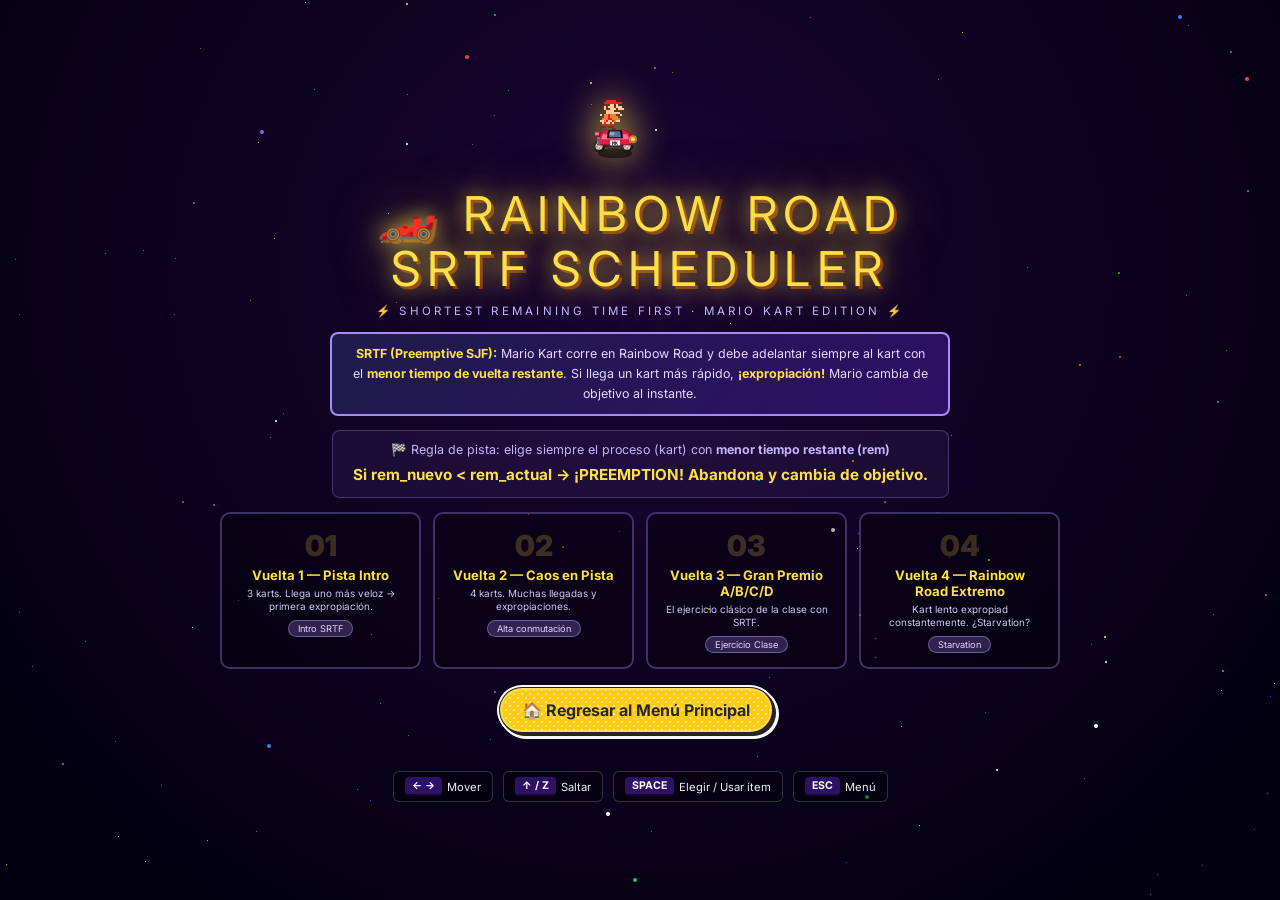
<file: web/srtf_game.html>
<!DOCTYPE html>
<html lang="es">
<head>
<meta charset="UTF-8"/>
<meta name="viewport" content="width=device-width, initial-scale=1.0"/>
<title>SRTF — Mario Kart Rainbow Road</title>
<link href="https://fonts.googleapis.com/css2?family=Inter:wght@400;500;600;700;800&family=JetBrains+Mono:wght@400;500;700&display=swap" rel="stylesheet">
<style>
*,*::before,*::after{box-sizing:border-box;margin:0;padding:0}
html,body{width:100%;height:100%;overflow:hidden;background:#020010;font-family:'Inter',sans-serif;color:#f0f0f0;user-select:none}
.scr{position:fixed;inset:0;display:flex;flex-direction:column;align-items:center;justify-content:center;transition:opacity .35s}
.scr.off{opacity:0;pointer-events:none}

/* TITLE */
#sT{background:radial-gradient(ellipse at 50% 30%,#1a0533 0%,#020010 90%);overflow-y:auto;padding:24px 20px;gap:14px}
.t-sky{position:fixed;inset:0;pointer-events:none;overflow:hidden}
.t-star{position:absolute;border-radius:50%;animation:tw var(--d) var(--dl) ease-in-out infinite alternate}
@keyframes tw{from{opacity:.04}to{opacity:1}}
.tc{position:relative;z-index:2;display:flex;flex-direction:column;align-items:center;gap:14px;width:100%;max-width:920px}
.logo-wrap{display:flex;flex-direction:column;align-items:center;gap:8px}
.logo-canvas{display:block;filter:drop-shadow(0 0 18px rgba(253,224,71,.9))}
.logo-title{font-size:clamp(1.4rem,5vw,3rem);color:#fde047;letter-spacing:.14em;text-align:center;line-height:1.15;text-shadow:0 0 22px rgba(253,224,71,.9),0 0 55px rgba(253,224,71,.5),3px 3px 0 #7c2d12;animation:lp 2.5s ease-in-out infinite alternate}
@keyframes lp{from{text-shadow:0 0 18px rgba(253,224,71,.8),3px 3px 0 #7c2d12}to{text-shadow:0 0 42px #fde047,0 0 80px rgba(253,224,71,.5),3px 3px 0 #7c2d12}}
.logo-sub{font-size:.72rem;letter-spacing:.28em;color:#c4b5fd;text-transform:uppercase}
.badge{background:linear-gradient(135deg,#1e1b4b,#2e1065);border:2px solid #a78bfa;border-radius:8px;padding:10px 20px;font-size:.78rem;color:#e9d5ff;text-align:center;max-width:620px;line-height:1.6}
.badge strong{color:#fde047}
.srtf-formula{background:rgba(167,139,250,.08);border:1px solid rgba(167,139,250,.3);border-radius:8px;padding:10px 20px;text-align:center;font-size:.78rem;color:#c4b5fd;max-width:680px;line-height:1.5}
.srtf-formula .f-eq{font-size:.95rem;color:#fde047;font-weight:700;margin-top:4px}
.lvl-grid{display:grid;grid-template-columns:repeat(auto-fit,minmax(190px,1fr));gap:12px;width:100%;max-width:840px}
.lc{background:rgba(0,0,0,.3);border:2px solid rgba(167,139,250,.35);border-radius:10px;padding:14px 16px;cursor:pointer;transition:.22s;text-align:center}
.lc:hover{border-color:#fde047;box-shadow:0 0 18px rgba(253,224,71,.45);background:rgba(253,224,71,.1);transform:translateY(-3px)}
.lc-num{font-size:1.8rem;font-weight:900;color:rgba(253,224,71,.2);margin-bottom:4px}
.lc-name{font-size:.82rem;font-weight:700;color:#fde047;margin-bottom:4px}
.lc-desc{font-size:.62rem;color:#d0c8f0;line-height:1.4}
.lc-tag{display:inline-block;margin-top:6px;font-size:.58rem;background:rgba(167,139,250,.25);border:1px solid rgba(196,181,253,.4);border-radius:99px;padding:2px 9px;color:#ddd6fe}
.key-row{display:flex;gap:10px;flex-wrap:wrap;justify-content:center}
.kh{background:rgba(0,0,0,.35);border:1px solid rgba(255,255,255,.18);border-radius:6px;padding:5px 11px;font-size:.7rem;color:#f0f0f0;display:flex;align-items:center;gap:5px}
.kb{background:#2e1065;border-radius:4px;padding:2px 7px;font-size:.66rem;color:#fff;font-weight:700;border-bottom:2px solid #1a0533}

/* GAME */
#sG{background:#020010;flex-direction:column;align-items:stretch}
.hud{display:flex;align-items:center;padding:10px 18px;gap:14px;flex-shrink:0;background:rgba(0,0,0,.88);border-bottom:2px solid #7c3aed;z-index:100;min-height:52px;flex-wrap:wrap}
.hi{display:flex;align-items:center;gap:5px}
.hl{color:#c4b5fd;letter-spacing:.08em;text-transform:uppercase;font-size:.65rem}
.hv{color:#fde047;font-weight:700;font-size:.9rem;text-shadow:0 0 8px rgba(253,224,71,.5)}
.h-lvl{margin-left:auto;color:#fde047;font-size:.78rem;letter-spacing:.12em}
.item-wrap{display:flex;align-items:center;gap:6px;background:rgba(167,139,250,.15);border:1px solid rgba(167,139,250,.4);border-radius:6px;padding:4px 10px}
.item-box-hud{width:26px;height:26px;border-radius:4px;display:flex;align-items:center;justify-content:center;font-size:1rem;border:2px solid rgba(255,255,255,.25);background:rgba(100,200,255,.15)}
.gw{flex:1;position:relative;overflow:hidden;display:flex}
#gc{display:block;image-rendering:pixelated}

/* SIDE PANEL */
.sp{position:absolute;right:0;top:0;bottom:0;width:300px;background:rgba(2,0,16,.97);border-left:2px solid #7c3aed;padding:12px 10px;overflow-y:auto;z-index:50;display:flex;flex-direction:column;gap:8px}
.spt{font-size:.65rem;letter-spacing:.18em;color:#a78bfa;text-transform:uppercase;border-bottom:1px solid rgba(124,58,237,.28);padding-bottom:5px;margin-bottom:1px}
.sp-ch{display:flex;align-items:center;gap:7px;padding:6px 8px;border-radius:6px;border:1px solid rgba(124,58,237,.2);background:rgba(124,58,237,.04);font-size:.78rem;transition:.22s}
.sp-ch.running{border-color:#fde047;background:rgba(253,224,71,.07);box-shadow:0 0 10px rgba(253,224,71,.25)}
.sp-ch.done{opacity:.22;filter:grayscale(.8)}
.sp-ch.waiting{opacity:.55}
.sp-ball{width:10px;height:10px;border-radius:50%;flex-shrink:0}
.sp-info{flex:1;min-width:0}
.sp-nm{font-weight:700;color:#f0f0f0;font-size:.8rem;white-space:nowrap;overflow:hidden;text-overflow:ellipsis}
.sp-detail{color:#8080a0;font-size:.68rem}
.sp-rem{font-size:.72rem;font-weight:700;font-family:monospace}
.sp-rembar-wrap{width:100%;height:4px;background:rgba(255,255,255,.08);border-radius:99px;margin-top:3px;overflow:hidden}
.sp-rembar{height:100%;border-radius:99px;background:linear-gradient(90deg,#10b981,#fde047,#ef4444)}
.sp-gseg{display:flex;align-items:center;padding:3px 5px;border-radius:4px;font-size:.68rem;font-weight:700;margin-bottom:2px;animation:sgi .3s ease both}
@keyframes sgi{from{transform:translateX(8px);opacity:0}to{opacity:1}}
.sp-gt{margin-left:auto;font-size:.6rem;opacity:.6;font-family:monospace}
.sp-row{display:flex;justify-content:space-between;font-size:.72rem;padding:3px 0;border-bottom:1px solid rgba(255,255,255,.04)}
.sp-row .k{color:#9090b0}.sp-row .v{color:#fde047;font-weight:700;font-family:monospace}

/* TOAST */
#toast{position:absolute;top:42%;left:50%;transform:translate(-50%,-50%);background:rgba(2,0,16,.98);border:3px solid #a78bfa;border-radius:14px;padding:20px 30px;text-align:center;z-index:200;pointer-events:none;opacity:0;transition:opacity .3s;max-width:500px;min-width:280px;box-shadow:0 0 50px rgba(124,58,237,.35)}
#toast.show{opacity:1}
.ti{font-size:2.6rem;display:block;margin-bottom:6px}
.tm{font-size:1.3rem;color:#fde047;font-weight:800;margin-bottom:5px;line-height:1.2}
.ts{font-size:.9rem;color:#e2e8f0;line-height:1.5}

/* MODAL */
#srtfModal{position:absolute;inset:0;background:rgba(0,0,0,.85);display:flex;align-items:center;justify-content:center;z-index:300;opacity:0;pointer-events:none;transition:opacity .25s;backdrop-filter:blur(6px)}
#srtfModal.show{opacity:1;pointer-events:all}
.sm-box{background:#08002a;border:2px solid #7c3aed;border-radius:14px;padding:26px 30px;max-width:620px;width:95%;text-align:center;box-shadow:0 0 60px rgba(124,58,237,.4)}
.sm-title{font-size:1.3rem;color:#fde047;font-weight:800;margin-bottom:6px}
.sm-sub{font-size:.86rem;color:#b0a0d0;margin-bottom:8px;line-height:1.5}
.sm-rule{background:rgba(124,58,237,.14);border:1px solid rgba(167,139,250,.3);border-radius:6px;padding:6px 14px;font-size:.74rem;color:#c4b5fd;margin-bottom:18px}
.sm-rule strong{color:#fde047}
.sm-opts{display:flex;gap:12px;flex-wrap:wrap;justify-content:center}
.sm-opt{background:rgba(124,58,237,.1);border:2px solid rgba(167,139,250,.3);border-radius:10px;padding:14px 18px;cursor:pointer;transition:.2s;min-width:130px;text-align:center;font-family:inherit}
.sm-opt:hover:not(:disabled){border-color:#fde047;background:rgba(253,224,71,.1);box-shadow:0 0 20px rgba(253,224,71,.3);transform:translateY(-3px)}
.sm-opt.correct{border-color:#10b981!important;background:rgba(16,185,129,.15)!important}
.sm-opt.wrong{border-color:#ef4444!important;background:rgba(239,68,68,.15)!important}
.sm-opt:disabled{opacity:.28;cursor:not-allowed}
.sm-name{font-size:.75rem;color:#8080a0;margin-bottom:2px}
.sm-process{font-size:1rem;font-weight:700;color:#f0f0f0;margin-bottom:4px}
.sm-rem{font-size:1.6rem;font-weight:900;color:#fde047;margin:4px 0}
.sm-detail{font-size:.72rem;color:#7070a0;line-height:1.4}
.sm-bar-wrap{width:100%;height:6px;background:rgba(255,255,255,.1);border-radius:99px;margin-top:8px;overflow:hidden}
.sm-bar{height:100%;border-radius:99px;background:linear-gradient(90deg,#10b981,#fde047)}

/* MOBILE */
.mc{display:none;position:absolute;bottom:10px;left:0;right:0;justify-content:space-between;padding:0 12px;z-index:150;pointer-events:none}
.mcg{display:flex;gap:8px;pointer-events:all}
.mb{width:52px;height:52px;border-radius:50%;background:rgba(124,58,237,.5);border:2px solid rgba(167,139,250,.6);font-size:1.2rem;display:flex;align-items:center;justify-content:center;cursor:pointer;-webkit-tap-highlight-color:transparent;touch-action:manipulation}
@media(max-width:640px){.mc{display:flex}.sp{width:165px}}
@media(pointer:coarse){.mc{display:flex}}

/* RESULTS */
#sR{background:radial-gradient(ellipse at 50% 0%,#180a40,#020010 70%);overflow-y:auto;padding:28px 18px;gap:18px;align-items:center}
.rtro{font-size:3.5rem;animation:spin 1s ease-out}
@keyframes spin{from{transform:rotateY(0)}to{transform:rotateY(360deg)}}
.rtitle{font-size:clamp(1.8rem,5vw,2.8rem);color:#fde047;text-shadow:0 0 20px rgba(253,224,71,.6);margin:8px 0 6px;text-align:center}
.rsub{font-size:1.1rem;color:#a78bfa;letter-spacing:.2em;text-transform:uppercase}
.rsb{background:rgba(124,58,237,.1);border:2px solid rgba(124,58,237,.3);border-radius:12px;padding:20px 28px;display:flex;gap:32px;justify-content:center;flex-wrap:wrap}
.rsi .rv{font-size:2.8rem;font-weight:700;color:#fde047;text-shadow:0 0 16px rgba(253,224,71,.5);font-family:'JetBrains Mono',monospace}
.rsi .rl{font-size:.9rem;color:#a78bfa;letter-spacing:.12em;text-transform:uppercase;margin-top:4px}
.rg-wrap{width:100%;max-width:880px;overflow-x:auto}
.rg-bar{display:flex;height:62px}
.rg-seg{display:flex;align-items:center;justify-content:center;font-size:1rem;font-weight:700;overflow:hidden;flex-shrink:0;border-left:2px solid rgba(255,255,255,.2);animation:rs .4s ease both}
@keyframes rs{from{clip-path:inset(0 100% 0 0)}to{clip-path:inset(0 0 0 0)}}
.rg-ticks{position:relative;height:22px;margin-top:5px}
.rg-tick{position:absolute;transform:translateX(-50%);font-size:.8rem;color:#888;white-space:nowrap}
.rg-tick::before{content:'';display:block;width:2px;height:6px;background:#666;margin:0 auto 2px}
.rtbl{width:100%;max-width:880px;border-collapse:collapse;font-size:1rem;margin-bottom:20px}
.rtbl th{padding:12px 14px;color:#a78bfa;font-size:.82rem;letter-spacing:.12em;border-bottom:2px solid rgba(124,58,237,.3);text-align:center;text-transform:uppercase}
.rtbl td{padding:11px 14px;text-align:center;border-bottom:1px solid rgba(255,255,255,.05);font-family:'JetBrains Mono',monospace}
.r-refl{width:100%;max-width:880px;background:rgba(16,185,129,.05);border:1px solid rgba(16,185,129,.25);border-radius:12px;padding:20px 24px;font-size:1rem;color:#b0b0d0;line-height:1.65}
.r-refl-t{color:#10b981;font-weight:700;font-size:1.2rem;margin-bottom:10px;display:flex;gap:7px;align-items:center}
.r-srtf-box{background:rgba(124,58,237,.07);border:1px solid rgba(167,139,250,.25);border-radius:7px;padding:12px 16px;margin-top:12px;font-size:.92rem;color:#c4b5fd}
.rbtns{display:flex;gap:10px;flex-wrap:wrap;justify-content:center}
.rb{padding:10px 22px;border-radius:8px;font-family:inherit;font-size:.78rem;letter-spacing:.08em;cursor:pointer;border:2px solid;font-weight:700;transition:.2s;text-transform:uppercase}
.rb-p{background:#2e1065;border-color:#7c3aed;color:#fff}
.rb-p:hover{background:#4c1d95;box-shadow:0 0 14px rgba(124,58,237,.5)}
.rb-g{background:transparent;border-color:rgba(167,139,250,.38);color:#a78bfa}
.rb-g:hover{border-color:#a78bfa;background:rgba(167,139,250,.09)}
.button{--stone-50:#fafaf9;--stone-800:#292524;--yellow-400:#facc15;font-size:1rem;cursor:pointer;position:relative;font-family:inherit;font-weight:bold;line-height:1;padding:1px;transform:translate(-4px,-4px);outline:2px solid transparent;outline-offset:5px;border-radius:9999px;background-color:var(--stone-800);color:var(--stone-800);transition:transform 150ms ease,box-shadow 150ms ease;text-align:center;box-shadow:.5px .5px 0 0 var(--stone-800),1px 1px 0 0 var(--stone-800),1.5px 1.5px 0 0 var(--stone-800),2px 2px 0 0 var(--stone-800),2.5px 2.5px 0 0 var(--stone-800),3px 3px 0 0 var(--stone-800),0 0 0 2px var(--stone-50),.5px .5px 0 2px var(--stone-50),1px 1px 0 2px var(--stone-50),1.5px 1.5px 0 2px var(--stone-50),2px 2px 0 2px var(--stone-50),2.5px 2.5px 0 2px var(--stone-50),3px 3px 0 2px var(--stone-50),3.5px 3.5px 0 2px var(--stone-50),4px 4px 0 2px var(--stone-50)}
.button:hover{transform:translate(0,0);box-shadow:0 0 0 2px var(--stone-50)}
.button>div{position:relative;pointer-events:none;background-color:var(--yellow-400);border:2px solid rgba(255,255,255,.3);border-radius:9999px}
.button>div::before{content:"";position:absolute;inset:0;border-radius:9999px;opacity:.5;background-image:radial-gradient(rgb(255 255 255/80%) 20%,transparent 20%),radial-gradient(rgb(255 255 255/100%) 20%,transparent 20%);background-position:0 0,4px 4px;background-size:8px 8px;mix-blend-mode:hard-light;animation:btn-dots .5s infinite linear}
.button>div>span{position:relative;display:flex;align-items:center;justify-content:center;padding:.75rem 1.25rem;gap:.25rem;filter:drop-shadow(0 -1px 0 rgba(255,255,255,.25))}
@keyframes btn-dots{0%{background-position:0 0,4px 4px}100%{background-position:8px 0,12px 4px}}
</style>
</head>
<body>

<!-- TITLE -->
<div class="scr" id="sT">
  <div class="t-sky" id="tSky"></div>
  <div class="tc">
    <div class="logo-wrap">
      <canvas id="logoCanvas" class="logo-canvas" width="100" height="80"></canvas>
      <div class="logo-title">🏎️ RAINBOW ROAD<br>SRTF SCHEDULER</div>
      <div class="logo-sub">⚡ Shortest Remaining Time First · Mario Kart Edition ⚡</div>
    </div>
    <div class="badge">
      <strong>SRTF (Preemptive SJF):</strong> Mario Kart corre en Rainbow Road y debe adelantar siempre
      al kart con el <strong>menor tiempo de vuelta restante</strong>. Si llega un kart más rápido,
      <strong>¡expropiación!</strong> Mario cambia de objetivo al instante.
    </div>
    <div class="srtf-formula">
      🏁 Regla de pista: elige siempre el proceso (kart) con <strong>menor tiempo restante (rem)</strong><br>
      <div class="f-eq">Si rem_nuevo &lt; rem_actual → ¡PREEMPTION! Abandona y cambia de objetivo.</div>
    </div>
    <div class="lvl-grid" id="lvlGrid"></div>
    <a href="index.html" class="button" style="text-decoration:none;margin:8px auto 20px;display:block;width:fit-content">
      <div><span>🏠 Regresar al Menú Principal</span></div>
    </a>
    <div class="key-row">
      <div class="kh"><span class="kb">← →</span> Mover</div>
      <div class="kh"><span class="kb">↑ / Z</span> Saltar</div>
      <div class="kh"><span class="kb">SPACE</span> Elegir / Usar ítem</div>
      <div class="kh"><span class="kb">ESC</span> Menú</div>
    </div>
  </div>
</div>

<!-- GAME -->
<div class="scr off" id="sG">
  <div class="hud">
    <div class="hi"><span class="hv" id="hLives">❤️❤️❤️</span></div>
    <div class="hi"><span class="hl">Score</span><span class="hv" id="hScore">0</span></div>
    <div class="hi"><span class="hl">t</span><span class="hv" id="hClock">0</span></div>
    <div class="item-wrap">
      <div class="item-box-hud" id="hItemBox">?</div>
      <span class="hv" id="hItem" style="font-size:.78rem">Sin ítem</span>
    </div>
    <div class="hi"><span class="hl">Kart activo</span><span class="hv" id="hRunning" style="color:#a78bfa">—</span></div>
    <div class="hi"><span class="hl">Errores</span><span class="hv" id="hErr" style="color:#f87171">0</span></div>
    <div class="h-lvl" id="hLvl">VUELTA 1</div>
  </div>
  <div class="gw" id="gw">
    <canvas id="gc"></canvas>
    <div class="sp" id="sp">
      <div class="spt">🏎️ Cola SRTF (menor rem primero)</div>
      <div id="spQ"></div>
      <div class="spt" style="margin-top:5px">📊 Gantt (con preempciones)</div>
      <div id="spG"></div>
      <div class="spt" style="margin-top:5px">⏱ Métricas</div>
      <div id="spM"></div>
    </div>
    <div id="toast"><span class="ti" id="tIcon">🏎️</span><div class="tm" id="tMsg"></div><div class="ts" id="tSub"></div></div>
    <div id="srtfModal">
      <div class="sm-box">
        <div class="sm-title" id="smTitle">🏁 ¿A qué kart adelantas?</div>
        <div class="sm-sub" id="smSub">Elige el proceso con MENOR tiempo restante</div>
        <div class="sm-rule">Regla SRTF: <strong>menor tiempo restante = corre primero</strong> — si llega uno más corto, ¡preemption!</div>
        <div class="sm-opts" id="smOpts"></div>
      </div>
    </div>
    <div class="mc" id="mc">
      <div class="mcg"><div class="mb" id="mcL">◀</div><div class="mb" id="mcR">▶</div></div>
      <div class="mcg"><div class="mb" id="mcJ">↑</div><div class="mb" id="mcA">⭐</div></div>
    </div>
  </div>
</div>

<!-- RESULTS -->
<div class="scr off" id="sR">
  <div class="rtro" id="rTro">🏆</div>
  <div class="rtitle" id="rTitle"></div>
  <div class="rsub" id="rSub"></div>
  <div class="rsb" id="rSB"></div>
  <div class="rg-wrap">
    <div style="font-size:.58rem;letter-spacing:.18em;color:#a78bfa;margin-bottom:5px">GANTT — VUELTAS CON EXPROPIACIONES</div>
    <div class="rg-bar" id="rGBar"></div>
    <div class="rg-ticks" id="rGTks"></div>
  </div>
  <table class="rtbl"><thead><tr>
    <th>Kart</th><th>AT</th><th>BT</th><th>1ª vez</th><th>Fin</th><th>TAT</th><th>WT</th>
  </tr></thead><tbody id="rTB"></tbody><tfoot id="rTF"></tfoot></table>
  <div class="r-refl" id="rRefl"></div>
  <div class="rbtns">
    <button class="rb rb-p" id="bNxt">Siguiente Vuelta ▶</button>
    <button class="rb rb-g" id="bRep">↺ Repetir</button>
    <button class="rb rb-g" id="bMenu">🏠 Menú</button>
  </div>
</div>

<script>
'use strict';

/* ══════════════════════════════════════════════════════
   PIXEL MARIO — 16×16 frames
══════════════════════════════════════════════════════ */
const _=null,MR='#e52521',MS='#ffcc99',MB='#5b3a1e',MO='#f28030';
const MARIO_FRAMES={
  sit:[[_,_,_,MR,MR,MR,MR,MR,_,_,_,_,_,_,_,_],[_,_,MR,MR,MR,MR,MR,MR,MR,MR,MR,_,_,_,_,_],[_,_,MB,MB,MB,MS,MS,MB,MS,_,_,_,_,_,_,_],[_,MB,MS,MB,MS,MS,MS,MB,MS,MS,MS,_,_,_,_,_],[_,MB,MS,MB,MB,MS,MS,MS,MB,MS,MS,_,_,_,_,_],[_,MB,MB,MS,MS,MS,MS,MB,MB,MB,MB,_,_,_,_,_],[_,_,_,MS,MS,MS,MS,MS,MS,_,_,_,_,_,_,_],[_,MO,MO,MR,MO,MO,MO,_,_,_,_,_,_,_,_,_],[MO,MO,MO,MR,MO,MO,MO,MO,_,_,_,_,_,_,_,_],[MO,MO,MO,MR,MR,MO,MO,MO,_,_,_,_,_,_,_,_],[MS,MO,MR,MS,MS,MR,MO,MS,_,_,_,_,_,_,_,_],[MS,MR,MS,MS,MR,MS,MS,_,_,_,_,_,_,_,_,_,_],[_,_,MR,MR,_,_,_,_,_,_,_,_,_,_,_,_],[_,MB,MB,MB,_,_,_,_,_,_,_,_,_,_,_,_],[MB,MB,MB,_,_,_,_,_,_,_,_,_,_,_,_,_],[_,_,_,_,_,_,_,_,_,_,_,_,_,_,_,_]],
  wave:[[_,_,_,MR,MR,MR,MR,MR,_,_,_,_,_,_,_,_],[_,_,MR,MR,MR,MR,MR,MR,MR,MR,MR,_,_,_,_,_],[_,_,MB,MB,MB,MS,MS,MB,MS,_,_,_,_,_,_,_],[_,MB,MS,MB,MS,MS,MS,MB,MS,MS,MS,_,_,_,_,_],[_,MB,MS,MB,MB,MS,MS,MS,MB,MS,MS,MS,_,_,_,_],[_,MB,MB,MS,MS,MS,MS,MB,MB,MB,MB,_,_,_,_,_],[_,_,_,MS,MS,MS,MS,MS,MS,MS,_,_,_,_,_,_],[MS,_,MO,MO,MR,MO,MO,MO,_,_,MS,_,_,_,_,_],[_,_,MO,MO,MR,MO,MO,MO,MO,_,_,_,_,_,_,_],[_,MO,MO,MO,MR,MR,MO,MO,MO,MO,_,_,_,_,_,_],[MS,MS,MO,MR,MS,MS,MR,MO,MS,MS,_,_,_,_,_,_],[_,MS,MR,MS,MS,MR,MS,_,_,_,_,_,_,_,_,_,_],[_,MR,MR,_,MR,MR,_,_,_,_,_,_,_,_,_,_],[MB,MB,MB,_,MB,MB,MB,_,_,_,_,_,_,_,_,_],[MB,_,_,_,_,_,MB,MB,_,_,_,_,_,_,_,_],[_,_,_,_,_,_,_,_,_,_,_,_,_,_,_,_]],
};
const MCACHE=new Map();
function getMSpr(f){
  if(MCACHE.has(f))return MCACHE.get(f);
  const c=document.createElement('canvas');c.width=16;c.height=16;
  const cx=c.getContext('2d'),fr=MARIO_FRAMES[f]||MARIO_FRAMES.sit;
  for(let y=0;y<16;y++)for(let x=0;x<16;x++)if(fr[y][x]){cx.fillStyle=fr[y][x];cx.fillRect(x,y,1,1);}
  MCACHE.set(f,c);return c;
}

/* ══════════════════════════════════════════════════════
   KART PIXEL ART — detailed 32px wide
   drawn with individual fillRect calls for crisp pixel look
══════════════════════════════════════════════════════ */
function drawDetailedKart(ctx, ox, oy, bodyColor, accentColor, darkColor, isActive, animT, facing){
  ctx.save();
  if(facing===-1){ctx.translate(ox+40,oy);ctx.scale(-1,1);}else{ctx.translate(ox,oy);}

  const by = isActive ? Math.sin(animT*10)*1.2 : 0;

  // ── Drop shadow ──
  ctx.fillStyle='rgba(0,0,0,0.5)';
  ctx.beginPath();ctx.ellipse(20,28+by,17,5,0,0,Math.PI*2);ctx.fill();

  // ── Rear axle ──
  ctx.fillStyle='#2a2a2a';
  ctx.fillRect(1,19+by,38,3);

  // ── WHEELS (4 detailed pixel wheels) ──
  const wheelData=[[4,21],[32,21]]; // [x center, y center]
  wheelData.forEach(([wx,wy])=>{
    const wyr=wy+by;
    // Tire
    ctx.fillStyle='#1a1a1a';
    ctx.beginPath();ctx.arc(wx,wyr,6,0,Math.PI*2);ctx.fill();
    // Tire highlight
    ctx.fillStyle='#333';
    ctx.beginPath();ctx.arc(wx-1,wyr-1,5,0,Math.PI*2);ctx.fill();
    // Rim
    ctx.fillStyle='#cccccc';
    ctx.beginPath();ctx.arc(wx,wyr,3.5,0,Math.PI*2);ctx.fill();
    // Rim spokes
    ctx.strokeStyle='#888';ctx.lineWidth=1;
    for(let i=0;i<4;i++){
      const angle=i*Math.PI/2+(isActive?animT*3:0);
      ctx.beginPath();ctx.moveTo(wx,wyr);ctx.lineTo(wx+Math.cos(angle)*3,wyr+Math.sin(angle)*3);ctx.stroke();
    }
    // Center hub
    ctx.fillStyle='#fde047';
    ctx.beginPath();ctx.arc(wx,wyr,1.2,0,Math.PI*2);ctx.fill();
  });

  // ── Body base (main chassis) ──
  ctx.fillStyle=darkColor;
  ctx.beginPath();
  ctx.moveTo(2,20+by);ctx.lineTo(38,20+by);ctx.lineTo(36,8+by);
  ctx.lineTo(28,4+by);ctx.lineTo(12,4+by);ctx.lineTo(4,8+by);
  ctx.closePath();ctx.fill();

  // ── Body top (bright color) ──
  ctx.fillStyle=bodyColor;
  ctx.beginPath();
  ctx.moveTo(4,19+by);ctx.lineTo(36,19+by);ctx.lineTo(34,8+by);
  ctx.lineTo(27,4+by);ctx.lineTo(13,4+by);ctx.lineTo(6,8+by);
  ctx.closePath();ctx.fill();

  // ── Body accent stripe ──
  ctx.fillStyle=accentColor;
  ctx.beginPath();
  ctx.moveTo(6,14+by);ctx.lineTo(34,14+by);ctx.lineTo(32,9+by);ctx.lineTo(8,9+by);
  ctx.closePath();ctx.fill();

  // ── Cockpit / driver area ──
  ctx.fillStyle='#0a001a';
  ctx.beginPath();
  ctx.moveTo(12,13+by);ctx.lineTo(28,13+by);ctx.lineTo(27,5+by);ctx.lineTo(13,5+by);
  ctx.closePath();ctx.fill();

  // ── Windshield ──
  ctx.fillStyle='rgba(120,220,255,0.55)';
  ctx.beginPath();
  ctx.moveTo(14,12+by);ctx.lineTo(26,12+by);ctx.lineTo(25,6+by);ctx.lineTo(15,6+by);
  ctx.closePath();ctx.fill();
  // windshield glare
  ctx.fillStyle='rgba(255,255,255,0.4)';
  ctx.beginPath();ctx.moveTo(15,7+by);ctx.lineTo(20,7+by);ctx.lineTo(19,10+by);ctx.lineTo(14,10+by);ctx.closePath();ctx.fill();

  // ── Front nose cone ──
  ctx.fillStyle=darkColor;
  ctx.beginPath();ctx.moveTo(34,10+by);ctx.lineTo(40,13+by);ctx.lineTo(40,17+by);ctx.lineTo(36,17+by);ctx.lineTo(36,10+by);ctx.closePath();ctx.fill();
  ctx.fillStyle=bodyColor;
  ctx.beginPath();ctx.moveTo(35,11+by);ctx.lineTo(39,13+by);ctx.lineTo(39,16+by);ctx.lineTo(36,16+by);ctx.lineTo(35,11+by);ctx.closePath();ctx.fill();
  // Headlight
  ctx.fillStyle='#fde047';
  ctx.beginPath();ctx.arc(38,14+by,2,0,Math.PI*2);ctx.fill();
  ctx.fillStyle='rgba(253,224,71,0.5)';
  ctx.beginPath();ctx.arc(38,14+by,4,0,Math.PI*2);ctx.fill();

  // ── Rear spoiler ──
  ctx.fillStyle=darkColor;
  ctx.fillRect(1,7+by,3,8);
  ctx.fillStyle=accentColor;
  ctx.fillRect(0,7+by,4,3);

  // ── Exhaust pipes ──
  ctx.fillStyle='#888';
  ctx.fillRect(2,15+by,3,4);
  ctx.fillRect(2,12+by,3,2);
  ctx.fillStyle='#666';
  ctx.fillRect(3,15+by,2,4);
  // Exhaust glow when active
  if(isActive){
    const puff=(animT*6)%1;
    ctx.fillStyle=`rgba(255,140,0,${0.7-puff*0.7})`;
    ctx.beginPath();ctx.arc(1-puff*6,16+by,2+puff*4,0,Math.PI*2);ctx.fill();
    ctx.fillStyle=`rgba(255,80,0,${0.4-puff*0.4})`;
    ctx.beginPath();ctx.arc(-1-puff*8,16+by,1+puff*6,0,Math.PI*2);ctx.fill();
  }

  // ── Number plate ──
  ctx.fillStyle='#fff';
  ctx.fillRect(15,15+by,10,5);
  ctx.fillStyle='#111';
  ctx.font=`bold 5px monospace`;ctx.textAlign='center';ctx.textBaseline='top';
  ctx.fillText('MK',20,15+by+0.5);

  ctx.restore();
}

/* ══════════════════════════════════════════════════════
   RIVAL KART — simpler pixel kart for opponents
══════════════════════════════════════════════════════ */
function drawRivalKart(ctx,ox,oy,color,dark,animT,isActive){
  ctx.save();ctx.translate(ox,oy);
  const by=isActive?Math.sin(animT*9)*1.5:0;

  // Shadow
  ctx.fillStyle='rgba(0,0,0,0.4)';
  ctx.beginPath();ctx.ellipse(16,24+by,13,4,0,0,Math.PI*2);ctx.fill();

  // Wheels
  [[5,21],[27,21]].forEach(([wx,wy])=>{
    const wyr=wy+by;
    ctx.fillStyle='#1a1a1a';ctx.beginPath();ctx.arc(wx,wyr,5,0,Math.PI*2);ctx.fill();
    ctx.fillStyle='#444';ctx.beginPath();ctx.arc(wx-0.5,wyr-0.5,4,0,Math.PI*2);ctx.fill();
    ctx.fillStyle='#aaa';ctx.beginPath();ctx.arc(wx,wyr,2.5,0,Math.PI*2);ctx.fill();
    ctx.fillStyle='#fde047';ctx.beginPath();ctx.arc(wx,wyr,1,0,Math.PI*2);ctx.fill();
  });
  // Axle
  ctx.fillStyle='#222';ctx.fillRect(0,19+by,32,2);

  // Body
  ctx.fillStyle=dark;
  ctx.beginPath();ctx.moveTo(2,19+by);ctx.lineTo(30,19+by);ctx.lineTo(29,8+by);ctx.lineTo(22,5+by);ctx.lineTo(10,5+by);ctx.lineTo(3,8+by);ctx.closePath();ctx.fill();
  ctx.fillStyle=color;
  ctx.beginPath();ctx.moveTo(4,18+by);ctx.lineTo(28,18+by);ctx.lineTo(27,8+by);ctx.lineTo(22,5+by);ctx.lineTo(10,5+by);ctx.lineTo(5,8+by);ctx.closePath();ctx.fill();

  // Windshield
  ctx.fillStyle='rgba(120,210,255,0.5)';
  ctx.beginPath();ctx.moveTo(11,13+by);ctx.lineTo(21,13+by);ctx.lineTo(20,6+by);ctx.lineTo(12,6+by);ctx.closePath();ctx.fill();

  // Exhaust
  ctx.fillStyle='#777';ctx.fillRect(1,13+by,3,4);
  if(isActive){
    const p=(animT*5)%1;
    ctx.fillStyle=`rgba(180,180,200,${0.5-p*0.5})`;
    ctx.beginPath();ctx.arc(-p*5,15+by,2+p*3,0,Math.PI*2);ctx.fill();
  }
  // Headlight
  ctx.fillStyle='#fde047';ctx.fillRect(28,12+by,3,4);
  ctx.fillStyle='rgba(253,224,71,0.4)';ctx.beginPath();ctx.arc(29.5,14+by,4,0,Math.PI*2);ctx.fill();

  ctx.restore();
}

/* ══════════════════════════════════════════════════════
   ITEM BLOCK — translucent ? block (Mario Kart style)
══════════════════════════════════════════════════════ */
function drawItemBlock(ctx, cx, cy, animT, collected){
  const size=28;
  const x=cx-size/2, y=cy-size/2;

  if(collected){
    // Shattered remains
    ctx.fillStyle='rgba(253,224,71,0.08)';
    ctx.fillRect(x,y,size,size);
    return;
  }

  const spin=animT*1.8; // rotation for the ? symbol
  const pulse=1+0.08*Math.sin(animT*4);

  ctx.save();ctx.translate(cx,cy);ctx.scale(pulse,pulse);

  // Outer glow
  const grd=ctx.createRadialGradient(0,0,4,0,0,20);
  grd.addColorStop(0,'rgba(253,224,71,0.25)');
  grd.addColorStop(1,'rgba(253,224,71,0)');
  ctx.fillStyle=grd;ctx.beginPath();ctx.arc(0,0,20,0,Math.PI*2);ctx.fill();

  // Glass body — translucent white/blue tinted, like Mario Kart item boxes
  const hw=size/2;
  // Multi-layer translucent glass
  ctx.fillStyle='rgba(160,220,255,0.18)';
  ctx.fillRect(-hw,-hw,size,size);
  ctx.fillStyle='rgba(255,255,255,0.12)';
  ctx.fillRect(-hw,-hw,size,size);

  // Colored edges (rainbow cycle)
  const hue=(animT*60)%360;
  ctx.strokeStyle=`hsla(${hue},100%,75%,0.85)`;
  ctx.lineWidth=2.5;
  ctx.strokeRect(-hw+1,-hw+1,size-2,size-2);

  // Inner edge lines (3D box feel)
  ctx.strokeStyle='rgba(255,255,255,0.35)';ctx.lineWidth=1;
  ctx.strokeRect(-hw+3,-hw+3,size-6,size-6);

  // Corner highlights (top-left face)
  ctx.fillStyle='rgba(255,255,255,0.3)';
  ctx.fillRect(-hw+1,-hw+1,size-2,3); // top
  ctx.fillRect(-hw+1,-hw+1,3,size-2); // left

  // Corner shadows (bottom-right)
  ctx.fillStyle='rgba(0,0,50,0.25)';
  ctx.fillRect(-hw+1,hw-4,size-2,3); // bottom
  ctx.fillRect(hw-4,-hw+1,3,size-2); // right

  // ? symbol — rotates slowly, rainbow colored
  const qHue=(animT*90+180)%360;
  ctx.fillStyle=`hsl(${qHue},100%,70%)`;
  ctx.font=`bold 18px 'Inter',sans-serif`;
  ctx.textAlign='center';ctx.textBaseline='middle';
  ctx.save();ctx.rotate(Math.sin(spin)*0.15);ctx.fillText('?',0,0.5);ctx.restore();

  // ? glow
  ctx.fillStyle=`hsla(${qHue},100%,80%,0.4)`;
  ctx.font=`bold 20px 'Inter',sans-serif`;
  ctx.save();ctx.rotate(Math.sin(spin)*0.15);ctx.fillText('?',0,0.5);ctx.restore();

  ctx.restore();
}

/* ══════════════════════════════════════════════════════
   RAINBOW ROAD floor drawing
══════════════════════════════════════════════════════ */
function drawRainbowRoad(ctx, worldW, gy, H, roadOffset, idleT){
  const roadH = H - gy; // height below the horizon

  // ── Space void below road ──
  ctx.fillStyle='#020010';
  ctx.fillRect(0,gy,worldW,roadH);

  // ── Road base with perspective strips ──
  // The road narrows slightly toward the far edge — simulated with alpha layers
  const ROAD_TOP_W = worldW;

  // Dark road surface
  const roadSurf=ctx.createLinearGradient(0,gy,0,gy+roadH);
  roadSurf.addColorStop(0,'#0d0030');
  roadSurf.addColorStop(0.4,'#080020');
  roadSurf.addColorStop(1,'#030010');
  ctx.fillStyle=roadSurf;
  ctx.fillRect(0,gy,worldW,roadH);

  // ── RAINBOW STRIPES — the core Rainbow Road look ──
  // Animate stripes moving leftward
  const STRIPE_W = 120;
  const colors=[
    'rgba(239,68,68,',   // red
    'rgba(249,115,22,',  // orange
    'rgba(253,224,71,',  // yellow
    'rgba(34,197,94,',   // green
    'rgba(59,130,246,',  // blue
    'rgba(139,92,246,',  // violet
    'rgba(236,72,153,',  // pink
  ];

  // Thick rainbow bands on road surface
  for(let layer=0;layer<3;layer++){
    const yOff = gy + layer*8;
    const thick = 6-layer*1.5;
    const alpha = 0.7-layer*0.18;
    const off = (roadOffset*1.5 + layer*30) % (STRIPE_W*colors.length);

    colors.forEach((c,i)=>{
      let sx = i*STRIPE_W - off;
      // tile across world
      while(sx < worldW){
        ctx.fillStyle=c+alpha+')';
        ctx.fillRect(sx, yOff, STRIPE_W, thick);
        sx += STRIPE_W*colors.length;
      }
    });
  }

  // ── Main top edge — the glowing rainbow border ──
  const edgeOff = roadOffset % (STRIPE_W*colors.length);
  colors.forEach((c,i)=>{
    let sx = i*STRIPE_W - edgeOff;
    while(sx < worldW){
      // Glow pass
      ctx.shadowBlur=20;ctx.shadowColor=c+'1)';
      ctx.fillStyle=c+'0.95)';
      ctx.fillRect(sx, gy-4, STRIPE_W, 8);
      sx += STRIPE_W*colors.length;
    }
  });
  ctx.shadowBlur=0;

  // ── White dashed center line ──
  const dashW=60,dashGap=40,dashTotal=dashW+dashGap;
  const dashOff = roadOffset % dashTotal;
  ctx.setLineDash([dashW,dashGap]);
  ctx.lineDashOffset=-dashOff;
  ctx.strokeStyle='rgba(255,255,255,0.2)';ctx.lineWidth=3;
  ctx.beginPath();ctx.moveTo(0,gy+20);ctx.lineTo(worldW,gy+20);ctx.stroke();
  ctx.setLineDash([]);ctx.lineDashOffset=0;

  // ── Road side edges — fading glow ──
  // Left edge glow
  const leftGrd=ctx.createLinearGradient(0,gy,60,gy);
  leftGrd.addColorStop(0,'rgba(167,139,250,0.6)');
  leftGrd.addColorStop(1,'rgba(167,139,250,0)');
  ctx.fillStyle=leftGrd;ctx.fillRect(0,gy,60,roadH);

  // Road checkerboard near bottom (distance effect)
  const checkSize=40;
  const checkOff=Math.floor(roadOffset/checkSize)*checkSize;
  for(let cx2=0;cx2<worldW+checkSize;cx2+=checkSize){
    for(let ry=gy+40;ry<gy+roadH;ry+=checkSize){
      const even=Math.floor(cx2/checkSize+ry/checkSize)%2===0;
      ctx.fillStyle=even?'rgba(124,58,237,0.06)':'rgba(0,0,80,0.04)';
      ctx.fillRect(cx2-checkOff,ry,checkSize,checkSize);
    }
  }
}

/* ══════════════════════════════════════════════════════
   KART COLORS
══════════════════════════════════════════════════════ */
const KART_COLS=[
  {color:'#e11d48',dark:'#881337',accent:'#fb7185'},
  {color:'#2563eb',dark:'#1e3a8a',accent:'#60a5fa'},
  {color:'#16a34a',dark:'#14532d',accent:'#4ade80'},
  {color:'#9333ea',dark:'#581c87',accent:'#c084fc'},
  {color:'#f59e0b',dark:'#78350f',accent:'#fcd34d'},
  {color:'#0891b2',dark:'#164e63',accent:'#22d3ee'},
];

/* ══════════════════════════════════════════════════════
   ITEMS
══════════════════════════════════════════════════════ */
const ITEMS=[
  {id:'star',   emoji:'⭐',label:'Super Star',   desc:'¡Respuesta correcta automática!'},
  {id:'shell',  emoji:'🐚',label:'Caparazón',    desc:'Revela qué proceso es el correcto'},
  {id:'mushroom',emoji:'🍄',label:'Hongo',       desc:'Avanza 1 unidad extra al kart actual'},
  {id:'banana', emoji:'🍌',label:'Banana',       desc:'Recupera 1 vida perdida'},
];

/* ══════════════════════════════════════════════════════
   LEVELS
══════════════════════════════════════════════════════ */
const LEVELS=[
  {id:0,name:'Vuelta 1 — Pista Intro',desc:'3 karts. Llega uno más veloz → primera expropiación.',tag:'Intro SRTF',
   procs:[{name:'Kart-A',ki:0,at:0,bt:5},{name:'Kart-B',ki:1,at:1,bt:3},{name:'Kart-C',ki:2,at:2,bt:2}]},
  {id:1,name:'Vuelta 2 — Caos en Pista',desc:'4 karts. Muchas llegadas y expropiaciones.',tag:'Alta conmutación',
   procs:[{name:'Kart-A',ki:3,at:0,bt:8},{name:'Kart-B',ki:0,at:1,bt:4},{name:'Kart-C',ki:1,at:2,bt:2},{name:'Kart-D',ki:2,at:3,bt:1}]},
  {id:2,name:'Vuelta 3 — Gran Premio A/B/C/D',desc:'El ejercicio clásico de la clase con SRTF.',tag:'Ejercicio Clase',
   procs:[{name:'A',ki:4,at:0,bt:3},{name:'B',ki:5,at:0,bt:2},{name:'C',ki:0,at:1,bt:4},{name:'D',ki:1,at:3,bt:2}]},
  {id:3,name:'Vuelta 4 — Rainbow Road Extremo',desc:'Kart lento expropiad constantemente. ¿Starvation?',tag:'Starvation',
   procs:[{name:'Bowser',ki:3,at:0,bt:10},{name:'Koopa',ki:1,at:1,bt:2},{name:'Toad',ki:2,at:2,bt:1},{name:'Yoshi',ki:5,at:3,bt:1}]},
];

const GU=42, KART_W=40, KART_H=28, MARIO_SC=2, MARIO_PX=16*MARIO_SC;

/* ══════════════════════════════════════════════════════
   TITLE
══════════════════════════════════════════════════════ */
(function initTitle(){
  const sky=document.getElementById('tSky');
  const rb=['#ef4444','#f97316','#fde047','#22c55e','#3b82f6','#8b5cf6','#ec4899','#ffffff'];
  for(let i=0;i<140;i++){
    const d=document.createElement('div');d.className='t-star';
    const sz=Math.random()<.1?4:Math.random()<.3?2:1;
    const col=rb[Math.floor(Math.random()*rb.length)];
    d.style.cssText=`left:${Math.random()*100}%;top:${Math.random()*100}%;width:${sz}px;height:${sz}px;background:${col};--d:${(1+Math.random()*4).toFixed(1)}s;--dl:${(Math.random()*5).toFixed(1)}s`;
    sky.appendChild(d);
  }
  const lc=document.getElementById('logoCanvas'),lx=lc.getContext('2d');
  lx.imageSmoothingEnabled=false;
  let lt=0;
  setInterval(()=>{
    lt+=0.1;lx.clearRect(0,0,100,80);
    drawDetailedKart(lx,5,28,KART_COLS[0].color,KART_COLS[0].accent,KART_COLS[0].dark,true,lt,1);
    lx.drawImage(getMSpr(Math.floor(lt*2)%2===0?'sit':'wave'),10,2,MARIO_PX,MARIO_PX);
  },100);

  const grid=document.getElementById('lvlGrid');
  LEVELS.forEach((lv,i)=>{
    const c=document.createElement('div');c.className='lc';
    c.innerHTML=`<div class="lc-num">${String(i+1).padStart(2,'0')}</div><div class="lc-name">${lv.name}</div><div class="lc-desc">${lv.desc}</div><div class="lc-tag">${lv.tag}</div>`;
    c.addEventListener('click',()=>startLevel(i));grid.appendChild(c);
  });
})();

/* ══════════════════════════════════════════════════════
   ENGINE
══════════════════════════════════════════════════════ */
const canvas=document.getElementById('gc'),ctx=canvas.getContext('2d');
const gw=document.getElementById('gw');
let W,H,SP_W=300;
function resize(){SP_W=window.innerWidth<=640?165:300;W=gw.clientWidth-SP_W;H=gw.clientHeight;canvas.width=W;canvas.height=H;ctx.imageSmoothingEnabled=false;}

let G={running:false},keys={},starBg=null,lastT=0;

document.addEventListener('keydown',e=>{
  if(document.getElementById('sG').classList.contains('off'))return;
  keys[e.code]=true;
  if(e.code==='Space'){e.preventDefault();doAction();}
  if(e.code==='KeyZ')keys['ArrowUp']=true;
  if(e.code==='Escape')goMenu();
});
document.addEventListener('keyup',e=>{keys[e.code]=false;if(e.code==='KeyZ')keys['ArrowUp']=false;});
['mcL','mcR','mcJ','mcA'].forEach(id=>{
  const el=document.getElementById(id),cm={mcL:'ArrowLeft',mcR:'ArrowRight',mcJ:'ArrowUp',mcA:'Space'};
  if(!el)return;
  el.addEventListener('pointerdown',e=>{e.preventDefault();if(id==='mcA')doAction();else keys[cm[id]]=true;});
  el.addEventListener('pointerup',()=>keys[cm[id]]=false);
  el.addEventListener('pointerleave',()=>keys[cm[id]]=false);
});

function getAvailable(){return G.karts.filter(c=>!c.served&&c.at<=G.clock);}
function getShortest(){const av=getAvailable();if(!av.length)return null;return av.reduce((a,b)=>a.rem<b.rem?a:(a.rem===b.rem&&a.at<b.at?a:b));}

function buildItemBoxes(worldW,gy){
  const boxes=[];
  for(let x=220;x<worldW-100;x+=300){
    boxes.push({x,y:gy-44,anim:Math.random()*Math.PI*2,collected:false,respawnT:0});
  }
  return boxes;
}

function buildWorld(li){
  const lv=LEVELS[li],n=lv.procs.length;
  const worldW=Math.max(W*3,n*KART_W*9+400),gy=Math.round(H*0.65);
  const karts=lv.procs.map((p,i)=>({
    ...p,origIdx:i,
    x:220+i*(worldW-300)/Math.max(n-1,1),
    y:gy-KART_H, // karts sit exactly ON the road line
    kDef:KART_COLS[p.ki%KART_COLS.length],
    served:false,rem:p.bt,s:-1,e:-1,tat:0,wt:0,
    bob:Math.random()*Math.PI*2,
    hitFlash:0,
  }));
  const mario={
    x:50,y:gy-KART_H, // Mario kart also sits ON road
    onGround:true,vy:0,facing:1,marioFrame:'sit',bounceT:0,
  };
  return{karts,mario,worldW,gy,itemBoxes:buildItemBoxes(worldW,gy)};
}

function startLevel(li){
  resize();starBg=null;closeModal();
  const{karts,mario,worldW,gy,itemBoxes}=buildWorld(li);
  G={
    li,score:0,lives:3,clock:0,errors:0,
    karts,mario,worldW,gy,itemBoxes,camX:0,
    doneCount:0,particles:[],shake:0,toastT:0,wrongF:0,idleT:0,running:true,
    marioState:'free',current:null,
    execProgress:0,execUnit:1.3,
    gantt:[],triedWrong:[],optimal:null,
    item:null,
    roadOffset:0,rainbowT:0,preemptFlash:0,
  };
  showSc('sG');
  document.getElementById('hLvl').textContent=LEVELS[li].name;
  setItemHUD(null);
  updateHUD();updateSP();
  lastT=0;requestAnimationFrame(loop);
}

function loop(ts){
  if(!G.running)return;
  const dt=Math.min((ts-lastT)/1000,.05);lastT=ts;
  update(dt);draw();
  requestAnimationFrame(loop);
}

function update(dt){
  const{mario,gy,worldW}=G;
  if(G.shake>0)G.shake-=dt;
  if(G.wrongF>0)G.wrongF-=dt;
  if(G.preemptFlash>0)G.preemptFlash-=dt;
  if(G.toastT>0){G.toastT-=dt;if(G.toastT<=0)hideTst();}
  G.idleT+=dt;
  G.rainbowT+=dt;
  G.roadOffset=(G.roadOffset+dt*55)%10000;

  G.karts.forEach(c=>{c.bob+=dt*2.8;if(c.hitFlash>0)c.hitFlash-=dt;});
  G.particles.forEach(p=>{p.x+=p.vx*dt;p.y+=p.vy*dt;p.vy+=420*dt;p.life-=dt;});
  G.particles=G.particles.filter(p=>p.life>0);

  // Item box respawn
  G.itemBoxes.forEach(b=>{b.anim+=dt*2.5;if(b.collected){b.respawnT-=dt;if(b.respawnT<=0)b.collected=false;}});

  // Auto-advance clock
  if(G.marioState==='free'&&!G.current&&G.doneCount<G.karts.length){
    const av=getAvailable();
    if(!av.length){const next=G.karts.filter(c=>!c.served).sort((a,b)=>a.at-b.at)[0];if(next)G.clock=next.at;}
  }

  if(G.marioState!=='question'){
    const spd=G.marioState==='executing'?250:220;
    mario.vy+=1500*dt;
    if(keys['ArrowLeft']){mario.x-=spd*dt;mario.facing=-1;}
    if(keys['ArrowRight']){mario.x+=spd*dt;mario.facing=1;}
    if(keys['ArrowUp']&&mario.onGround){mario.vy=-560;mario.onGround=false;}
    mario.x=Math.max(0,Math.min(mario.x,worldW-KART_W));
    mario.y+=mario.vy*dt;
    // Keep on road
    const roadY=gy-KART_H;
    if(mario.y>=roadY){mario.y=roadY;mario.vy=0;mario.onGround=true;}
    mario.marioFrame=(G.marioState==='executing')?'sit':'wave';
    G.camX=Math.max(0,Math.min(mario.x-W*.38,worldW-W));

    // Item box collection
    G.itemBoxes.forEach(b=>{
      if(b.collected)return;
      const dx=Math.abs(mario.x+KART_W/2-b.x),dy=Math.abs(mario.y+KART_H/2-b.y);
      if(dx<32&&dy<32&&!G.item){
        b.collected=true;b.respawnT=18;
        const itm=ITEMS[Math.floor(Math.random()*ITEMS.length)];
        G.item=itm;setItemHUD(itm);
        showTst('📦',`¡Caja ? obtenida: ${itm.label}!`,itm.desc,3.5);
        spawnParticles(b.x,b.y,'#fde047',20);
      }
    });
  }

  // EXECUTING
  if(G.marioState==='executing'&&G.current){
    const curr=G.karts.find(c=>c.name===G.current);
    if(curr){
      const near=Math.abs((mario.x+KART_W/2)-(curr.x+KART_W/2))<KART_W*2.8;
      if(near){
        G.execProgress+=dt/G.execUnit;
        if(G.execProgress>=1){
          G.execProgress=0;G.clock++;curr.rem--;curr.hitFlash=0.2;
          if(curr.s===-1)curr.s=G.clock-1;
          const last=G.gantt[G.gantt.length-1];
          if(last&&last.name===curr.name&&last.end===G.clock-1)last.end=G.clock;
          else G.gantt.push({name:curr.name,start:G.clock-1,end:G.clock,color:curr.kDef.color});
          spawnParticles(curr.x+KART_W/2,curr.y,curr.kDef.accent,5);
          updateHUD();updateSP();

          if(curr.rem<=0){
            curr.e=G.clock;curr.tat=curr.e-curr.at;curr.wt=curr.tat-curr.bt;
            curr.served=true;G.doneCount++;G.score+=130+(curr.wt===0?50:0);
            spawnParticles(curr.x+KART_W/2,curr.y,'#fde047',28);
            G.marioState='free';G.current=null;
            showTst('🏁',`¡${curr.name} termina su vuelta!`,`TAT=${curr.tat} | WT=${curr.wt}`);
            updateSP();updateHUD();
            if(G.doneCount>=G.karts.length){setTimeout(showResults,1400);return;}
            setTimeout(()=>{if(G.running&&G.marioState==='free')autoNextOrAsk();},600);
            return;
          }
          // Preemption check
          const next=getShortest();
          if(next&&next.name!==curr.name&&next.rem<curr.rem){
            G.marioState='free';G.current=null;G.preemptFlash=1.6;
            showTst('⚡','¡PREEMPTION!',`${next.name} (rem=${next.rem}) < ${curr.name} (rem=${curr.rem}). ¡Cambia de kart!`,4.5);
            updateSP();updateHUD();
            setTimeout(()=>{if(G.running&&G.marioState==='free')autoNextOrAsk();},800);
            return;
          }
          updateSP();updateHUD();
        }
      }
    }
  }
}

function autoNextOrAsk(){
  const av=getAvailable();
  if(!av.length)return;
  if(av.length===1){
    G.current=av[0].name;G.marioState='executing';G.execProgress=0;
    const k=G.karts.find(c=>c.name===G.current);
    showTst('🏎️',`¡Adelanta a ${G.current}!`,`Tiempo restante: ${k.rem} — acércate al kart.`);
  } else openSRTFModal();
}

function openSRTFModal(){
  const av=getAvailable().sort((a,b)=>a.rem-b.rem||(a.at-b.at));
  G.optimal=av[0];G.marioState='question';
  const maxRem=av[av.length-1].rem,minRem=av[0].rem;
  document.getElementById('smTitle').textContent=`t=${G.clock} — ¿A qué kart adelantas?`;
  document.getElementById('smSub').textContent=`Tiempos restantes: ${av.map(c=>`${c.name}=${c.rem}`).join(' | ')}`;
  const opts=document.getElementById('smOpts');opts.innerHTML='';
  av.forEach(c=>{
    const btn=document.createElement('button');btn.className='sm-opt';btn.dataset.name=c.name;
    if(G.triedWrong&&G.triedWrong.includes(c.name)){btn.disabled=true;btn.classList.add('wrong');}
    const pct=maxRem===minRem?100:Math.round(((maxRem-c.rem)/Math.max(1,maxRem-minRem))*100);
    btn.innerHTML=`<div class="sm-name">${c.kDef?c.kDef.color.replace('#',''):''}  ${c.name}</div>
      <div class="sm-process" style="color:${c.kDef.color}">🏎️ ${c.name}</div>
      <div class="sm-rem">${c.rem} <span style="font-size:.9rem;color:#a78bfa">uds restantes</span></div>
      <div class="sm-detail">BT original: ${c.bt} | Llegó: t=${c.at}</div>
      <div class="sm-bar-wrap"><div class="sm-bar" style="width:${pct}%;background:linear-gradient(90deg,${c.kDef.color},${c.kDef.accent})"></div></div>`;
    btn.addEventListener('click',()=>handleChoice(c));
    opts.appendChild(btn);
  });
  document.getElementById('srtfModal').classList.add('show');
}

function handleChoice(chosen){
  // Star item = auto correct
  if(G.item&&G.item.id==='star'){
    G.item=null;setItemHUD(null);G.score+=200;
    document.querySelectorAll('.sm-opt').forEach(b=>{if(b.dataset.name===G.optimal.name)b.classList.add('correct');});
    showTst('⭐','¡Super Star! Auto-correcto.',`${G.optimal.name} (rem=${G.optimal.rem}) es el correcto.`);
    setTimeout(()=>{closeModal();G.current=G.optimal.name;G.marioState='executing';G.execProgress=0;},900);
    return;
  }
  const isOk=chosen.name===G.optimal.name;
  if(isOk){
    G.score+=150;
    document.querySelectorAll('.sm-opt').forEach(b=>{if(b.dataset.name===chosen.name)b.classList.add('correct');});
    showTst('✅',`¡Correcto! ${chosen.name} tiene el menor tiempo restante (${chosen.rem}).`,`SRTF = Shortest Remaining Time First.`,4);
    setTimeout(()=>{closeModal();G.triedWrong=[];G.current=chosen.name;G.marioState='executing';G.execProgress=0;
      showTst('🏎️',`¡Adelanta a ${chosen.name}!`,`Acércate al kart para avanzar.`);},900);
  } else {
    G.errors++;G.lives=Math.max(0,G.lives-1);G.shake=.4;G.wrongF=.55;updateHUD();
    if(!G.triedWrong)G.triedWrong=[];
    G.triedWrong.push(chosen.name);
    document.querySelectorAll('.sm-opt').forEach(b=>{if(b.dataset.name===chosen.name){b.classList.add('wrong');b.disabled=true;}});
    showTst('❌',`¡Error! ${chosen.name} tiene rem=${chosen.rem}.`,`El correcto es ${G.optimal.name} con rem=${G.optimal.rem}. Inténtalo de nuevo.`,5);
    document.getElementById('smSub').textContent=`❌ Incorrecto — ${G.lives} vida/s restantes. ¡Elige de nuevo!`;
    if(G.lives<=0)setTimeout(()=>{closeModal();gameOver();},1500);
  }
}

function closeModal(){document.getElementById('srtfModal').classList.remove('show');G.triedWrong=[];}

function doAction(){
  if(!G.running)return;
  if(G.marioState==='question'){
    // Shell: reveal correct
    if(G.item&&G.item.id==='shell'){
      G.item=null;setItemHUD(null);
      showTst('🐚','¡Caparazón! El correcto es...',`${G.optimal.name} (rem=${G.optimal.rem}) 🎯`);
      document.querySelectorAll('.sm-opt').forEach(b=>{if(b.dataset.name!==G.optimal.name&&!b.disabled){b.style.opacity='.25';}});
    }
    return;
  }
  if(G.marioState==='free'){
    const av=getAvailable();
    if(!av.length){const next=G.karts.filter(c=>!c.served).sort((a,b)=>a.at-b.at)[0];if(next)G.clock=next.at;return;}
    G.triedWrong=[];autoNextOrAsk();return;
  }
  if(G.marioState==='executing'){
    if(G.item&&G.item.id==='mushroom'){
      G.item=null;setItemHUD(null);
      const curr=G.karts.find(c=>c.name===G.current);
      if(curr){showTst('🍄','¡Hongo Boost!',`${curr.name} avanza una unidad extra.`);G.execProgress=0.98;}
    }
    if(G.item&&G.item.id==='banana'){
      G.item=null;setItemHUD(null);
      G.lives=Math.min(3,G.lives+1);updateHUD();
      showTst('🍌','¡Banana! Vida recuperada.',`Ahora tienes ${G.lives} vida/s.`);
    }
  }
}

function spawnParticles(x,y,color,n){
  for(let i=0;i<n;i++){
    const a=Math.random()*Math.PI*2,sp=80+Math.random()*200;
    G.particles.push({x,y,vx:Math.cos(a)*sp,vy:Math.sin(a)*sp-100,r:2+Math.random()*5,color,life:.6+Math.random()*.6,maxLife:1.2});
  }
}
function setItemHUD(itm){
  document.getElementById('hItem').textContent=itm?itm.emoji+' '+itm.label:'Sin ítem';
  document.getElementById('hItemBox').textContent=itm?itm.emoji:'?';
}
function gameOver(){G.running=false;showTst('💀','¡Game Over!','SRTF siempre elige el proceso con menor tiempo restante.',8);setTimeout(()=>startLevel(G.li),3500);}

function updateHUD(){
  document.getElementById('hLives').textContent='❤️'.repeat(G.lives)||'💀';
  document.getElementById('hScore').textContent=G.score;
  document.getElementById('hClock').textContent=G.clock;
  document.getElementById('hErr').textContent=G.errors;
  document.getElementById('hRunning').textContent=G.current||'—';
}

function updateSP(){
  const qEl=document.getElementById('spQ');qEl.innerHTML='';
  const sorted=[...G.karts].sort((a,b)=>a.served-b.served||a.rem-b.rem);
  sorted.forEach(c=>{
    const d=document.createElement('div'),isRun=G.current===c.name;
    const remPct=Math.round((1-c.rem/c.bt)*100);
    d.className='sp-ch'+(isRun?' running':'')+(c.served?' done':'')+((!c.served&&c.at>G.clock)?' waiting':'');
    d.innerHTML=`<div class="sp-ball" style="background:${c.kDef.color}"></div>
      <div class="sp-info">
        <div class="sp-nm">${c.name}${isRun?' 🏎️':''}${c.served?' 🏁':''}</div>
        <div class="sp-detail">BT:${c.bt} · AT:${c.at}${c.at>G.clock?' (espera)':''}</div>
        <div class="sp-rem" style="color:${c.rem<=2?'#ef4444':c.rem<=4?'#fde047':'#c4b5fd'}">rem: ${c.rem}</div>
        ${!c.served?`<div class="sp-rembar-wrap"><div class="sp-rembar" style="width:${remPct}%;background:linear-gradient(90deg,${c.kDef.color},${c.kDef.accent})"></div></div>`:''}
      </div>`;
    qEl.appendChild(d);
  });
  const gEl=document.getElementById('spG');gEl.innerHTML='';
  G.gantt.forEach(seg=>{
    const d=document.createElement('div');d.className='sp-gseg';
    d.style.cssText=`background:${seg.color}22;border-left:3px solid ${seg.color}`;
    d.innerHTML=`<span style="color:${seg.color}">${seg.name}</span><span class="sp-gt">${seg.start}→${seg.end}</span>`;
    gEl.appendChild(d);
  });
  const mEl=document.getElementById('spM');mEl.innerHTML='';
  const sv=G.karts.filter(c=>c.served);
  if(sv.length){
    const aT=(sv.reduce((a,c)=>a+c.tat,0)/sv.length).toFixed(1),aW=(sv.reduce((a,c)=>a+c.wt,0)/sv.length).toFixed(1);
    const preemptions=Math.max(0,G.gantt.length-sv.length);
    [['Finalizados',`${sv.length}/${G.karts.length}`],['Avg TAT',aT],['Avg WT',aW],['Preempciones',preemptions],['Clock',G.clock]].forEach(([k,v])=>{
      const r=document.createElement('div');r.className='sp-row';r.innerHTML=`<span class="k">${k}</span><span class="v">${v}</span>`;mEl.appendChild(r);
    });
  }
}

function showTst(icon,msg,sub,dur=4){document.getElementById('tIcon').textContent=icon;document.getElementById('tMsg').textContent=msg;document.getElementById('tSub').textContent=sub;document.getElementById('toast').classList.add('show');G.toastT=dur;}
function hideTst(){document.getElementById('toast').classList.remove('show');}

/* ══════════════════════════════════════════════════════
   DRAW
══════════════════════════════════════════════════════ */
function draw(){
  const{mario,karts,gy,worldW,camX,particles,shake,itemBoxes}=G;
  let shx=0,shy=0;if(shake>0){shx=(Math.random()-.5)*7;shy=(Math.random()-.5)*4;}
  ctx.save();ctx.translate(shx,shy);

  // ── SPACE BACKGROUND ──
  const sky=ctx.createLinearGradient(0,0,0,gy);
  sky.addColorStop(0,'#000005');sky.addColorStop(0.5,'#05000f');sky.addColorStop(1,'#08001a');
  ctx.fillStyle=sky;ctx.fillRect(0,0,W,H);

  // Star field (parallax)
  if(!starBg){
    const rb=['#ef4444','#f97316','#fde047','#22c55e','#3b82f6','#8b5cf6','#ec4899','#fff','#fff','#fff'];
    starBg=[];
    for(let i=0;i<220;i++){
      starBg.push({x:Math.random()*6000,y:Math.random()*H*.9,
        r:.3+Math.random()*1.8,a:.06+Math.random()*.9,p:.03+Math.random()*.28,
        col:rb[Math.floor(Math.random()*rb.length)]});
    }
  }
  starBg.forEach(s=>{
    let sx2=(s.x-camX*s.p)%W;if(sx2<0)sx2+=W;
    ctx.globalAlpha=s.a;ctx.fillStyle=s.col;
    ctx.beginPath();ctx.arc(sx2,s.y,s.r,0,Math.PI*2);ctx.fill();
  });
  ctx.globalAlpha=1;

  // Preemption rainbow flash
  if(G.preemptFlash>0){
    const hue=Math.floor(G.rainbowT*180)%360;
    ctx.fillStyle=`hsla(${hue},100%,65%,${G.preemptFlash*0.15})`;ctx.fillRect(0,0,W,H);
  }

  ctx.save();ctx.translate(-camX,0);

  // ── RAINBOW ROAD ──
  drawRainbowRoad(ctx,worldW,gy,H,G.roadOffset,G.idleT);

  // ── ITEM BOXES ──
  itemBoxes.forEach(b=>drawItemBlock(ctx,b.x,b.y,b.anim,b.collected));

  // ── KART INFO COLUMNS ──
  const avail=getAvailable();
  const minRem=avail.length?Math.min(...avail.map(c=>c.rem)):Infinity;
  karts.forEach(c=>{
    if(c.served)return;
    const isCurr=G.current===c.name,isMin=c.rem===minRem&&c.at<=G.clock;
    ctx.fillStyle=isCurr?'rgba(253,224,71,.1)':isMin?'rgba(124,58,237,.07)':'rgba(100,80,200,.03)';
    ctx.fillRect(c.x-8,0,KART_W+16,gy-KART_H-2);
    ctx.font="9px 'Inter',sans-serif";ctx.textAlign='center';ctx.textBaseline='alphabetic';
    ctx.fillStyle=c.at<=G.clock?'rgba(196,181,253,.75)':'rgba(100,80,180,.5)';
    ctx.fillText(`AT:${c.at}`,c.x+KART_W/2,18);
    if(c.at<=G.clock){
      ctx.fillStyle=c.rem===minRem?'#fde047':'#c4b5fd';
      ctx.font='bold 11px monospace';
      ctx.fillText(`rem:${c.rem}`,c.x+KART_W/2,32);
      if(isMin){
        ctx.fillStyle='rgba(253,224,71,.92)';ctx.font='bold 9px Inter';
        ctx.fillText('⚡ SHORTEST',c.x+KART_W/2,46);
      }
      // Rem progress bar on road surface
      const bw=KART_W-4,prog=1-c.rem/c.bt;
      ctx.fillStyle='rgba(0,0,0,.6)';ctx.fillRect(c.x+2,gy-KART_H-10,bw,6);
      ctx.fillStyle=c.rem<=2?'#ef4444':c.rem<=4?'#fde047':c.kDef.color;
      ctx.fillRect(c.x+2,gy-KART_H-10,Math.round(bw*prog),6);
      // border on bar
      ctx.strokeStyle='rgba(255,255,255,.2)';ctx.lineWidth=1;
      ctx.strokeRect(c.x+2,gy-KART_H-10,bw,6);
    }
  });

  // ── RIVAL KARTS ──
  karts.forEach(c=>{
    const isActive=G.current===c.name;
    if(c.served){ctx.globalAlpha=.18;}
    else if(c.hitFlash>0){
      ctx.globalAlpha=1;
      ctx.fillStyle=`rgba(255,255,100,${c.hitFlash*1.5})`;
      ctx.fillRect(c.x-4,c.y-4,KART_W+8,KART_H+8);
    } else if(isActive){ctx.shadowBlur=22;ctx.shadowColor=c.kDef.color;}

    drawRivalKart(ctx,c.x,c.y,c.kDef.color,c.kDef.dark,G.idleT+(c.bob),isActive);
    ctx.shadowBlur=0;ctx.globalAlpha=1;

    if(!c.served){
      // Name tag above kart
      const cx=c.x+KART_W/2;
      ctx.fillStyle='rgba(0,0,0,.85)';ctx.fillRect(cx-28,c.y-22,56,15);
      ctx.fillStyle=c.kDef.color;ctx.font='bold 10px Inter';ctx.textAlign='center';ctx.textBaseline='top';
      ctx.fillText(c.name,cx,c.y-20);
      ctx.textBaseline='alphabetic';
    }
  });

  // ── MARIO KART (player) ──
  const m=mario;
  // Shadow under mario kart (directly on road line)
  ctx.fillStyle='rgba(0,0,0,0.45)';
  ctx.beginPath();ctx.ellipse(m.x+KART_W/2+5,gy+2,20,5,0,0,Math.PI*2);ctx.fill();

  drawDetailedKart(ctx,m.x,m.y,KART_COLS[0].color,KART_COLS[0].accent,KART_COLS[0].dark,G.marioState==='executing',G.idleT,m.facing);
  // Mario sprite on top of kart
  const msc=2,mpx=16*msc;
  const marioY=m.y-mpx+6; // sit in the cockpit area
  if(m.facing===-1){
    ctx.save();ctx.translate(m.x+KART_W-4,marioY);ctx.scale(-1,1);
    ctx.drawImage(getMSpr(m.marioFrame),-mpx,0,mpx,mpx);ctx.restore();
  } else {
    ctx.drawImage(getMSpr(m.marioFrame),m.x+6,marioY,mpx,mpx);
  }

  // "MARIO" label
  ctx.fillStyle='rgba(0,0,0,.82)';ctx.fillRect(m.x,m.y-32,50,13);
  ctx.fillStyle='#fde047';ctx.font='bold 9px Inter';ctx.textAlign='center';
  ctx.fillText('🏎️ MARIO',m.x+25,m.y-21);

  // Exec progress ring above mario
  if(G.marioState==='executing'&&G.current){
    const curr=karts.find(c=>c.name===G.current);
    if(curr){
      const prog=G.execProgress,rx=m.x+25,ry=m.y-52;
      ctx.strokeStyle='rgba(167,139,250,.2)';ctx.lineWidth=5;
      ctx.beginPath();ctx.arc(rx,ry,18,0,Math.PI*2);ctx.stroke();
      const hue=(G.rainbowT*120)%360;
      ctx.strokeStyle=`hsl(${hue},100%,70%)`;ctx.lineWidth=5;ctx.lineCap='round';
      ctx.beginPath();ctx.arc(rx,ry,18,-Math.PI/2,-Math.PI/2+prog*Math.PI*2);ctx.stroke();
      ctx.lineCap='butt';
      ctx.fillStyle='#fde047';ctx.font='bold 10px monospace';ctx.textAlign='center';ctx.textBaseline='middle';
      ctx.fillText(curr.rem,rx,ry);ctx.textBaseline='alphabetic';
    }
  }

  // Particles
  particles.forEach(p=>{
    ctx.globalAlpha=Math.max(0,p.life/p.maxLife);ctx.fillStyle=p.color;
    ctx.beginPath();ctx.arc(p.x,p.y,p.r,0,Math.PI*2);ctx.fill();
  });
  ctx.globalAlpha=1;
  ctx.restore(); // camX

  // Wrong flash
  if(G.wrongF>0){ctx.fillStyle=`rgba(239,68,68,${G.wrongF*.28})`;ctx.fillRect(0,0,W,H);}

  // Bottom HUD band
  if(G.marioState==='free'){
    const top=getShortest();
    if(top){
      const scx=top.x-camX+KART_W/2;
      if(scx>20&&scx<W-20){
        ctx.globalAlpha=.5+.5*Math.sin(G.idleT*4);
        ctx.fillStyle='#fde047';ctx.font='bold 11px Inter';ctx.textAlign='center';
        ctx.fillText('SPACE',scx,top.y-28);ctx.globalAlpha=1;
      }
    }
  }
  if(G.marioState==='executing'&&G.current){
    const curr=karts.find(c=>c.name===G.current);
    if(curr){
      ctx.fillStyle='rgba(124,58,237,.25)';ctx.fillRect(0,H-46,W,46);
      ctx.strokeStyle='rgba(167,139,250,.5)';ctx.lineWidth=2;ctx.strokeRect(0,H-46,W,46);
      ctx.fillStyle='#e9d5ff';ctx.font='bold 16px Inter';ctx.textAlign='center';
      ctx.fillText(`🏎️ Adelantando ${curr.name} · rem=${curr.rem} · ¡Acércate y mantente cerca!`,W/2,H-16);
    }
  }

  ctx.restore(); // shake
}

/* ══════════════════════════════════════════════════════
   RESULTS
══════════════════════════════════════════════════════ */
function showResults(){
  G.running=false;closeModal();
  const sv=G.karts.filter(c=>c.served);
  const aT=(sv.reduce((a,c)=>a+c.tat,0)/sv.length).toFixed(2);
  const aW=(sv.reduce((a,c)=>a+c.wt,0)/sv.length).toFixed(2);
  const preemptions=Math.max(0,G.gantt.length-sv.length);
  document.getElementById('rSB').innerHTML=`
    <div class="rsi"><div class="rv">${G.score}</div><div class="rl">Score</div></div>
    <div class="rsi"><div class="rv">${aT}</div><div class="rl">Avg TAT</div></div>
    <div class="rsi"><div class="rv">${aW}</div><div class="rl">Avg WT</div></div>
    <div class="rsi"><div class="rv">${preemptions}</div><div class="rl">Preempciones</div></div>
    <div class="rsi"><div class="rv">${G.lives}</div><div class="rl">Vidas</div></div>`;
  const gb=document.getElementById('rGBar'),gt=document.getElementById('rGTks');
  gb.innerHTML='';gt.innerHTML='';gt.style.cssText='position:relative;height:20px;margin-top:5px';
  G.gantt.forEach((seg,i)=>{
    const dur=seg.end-seg.start,el=document.createElement('div');el.className='rg-seg';
    el.style.cssText=`width:${dur*GU}px;background:${seg.color}88;animation-delay:${i*.07}s`;
    el.innerHTML=`<span style="padding:0 4px;font-size:.7rem">${seg.name}</span>`;gb.appendChild(el);
    [seg.start,seg.end].forEach(t=>{
      if(!document.getElementById(`rgt${t}`)){
        const tk=document.createElement('div');tk.className='rg-tick';tk.id=`rgt${t}`;
        tk.textContent=t;tk.style.left=`${t*GU}px`;gt.appendChild(tk);
      }
    });
  });
  const tb=document.getElementById('rTB');tb.innerHTML='';
  sv.sort((a,b)=>a.e-b.e).forEach(c=>{
    const tr=document.createElement('tr');
    tr.innerHTML=`<td style="color:${c.kDef.color};font-weight:700">🏎️ ${c.name}</td><td>${c.at}</td><td>${c.bt}</td><td style="color:#3b82f6">${c.s}</td><td style="color:#10b981">${c.e}</td><td style="color:#a78bfa">${c.tat}</td><td style="color:#fde047">${c.wt}</td>`;
    tb.appendChild(tr);
  });
  document.getElementById('rTF').innerHTML=`<tr style="color:#f43f5e;font-weight:700"><td colspan="5" style="text-align:right;padding:7px 10px;font-size:.7rem">PROMEDIO →</td><td>${aT}</td><td>${aW}</td></tr>`;

  const starvation=sv.some(c=>c.wt>c.bt*2&&c.bt>=5);
  let refl=`<div class="r-refl-t">🏁 ¿Qué aprendiste sobre SRTF?</div>
    <p>SRTF (Preemptive SJF) siempre adelantó al kart con <strong>menor tiempo restante</strong>.
    Se produjeron <strong>${preemptions}</strong> expropiaciones — cada una es un <em>context switch</em> real en la CPU.</p>
    <p style="margin-top:8px">Avg WT = <strong>${aW}</strong>. SRTF es <strong>óptimo para minimizar el Average Waiting Time</strong>,
    pero implica más cambios de contexto que SJF no-preemptivo.</p>`;
  if(starvation){
    refl+=`<div class="r-srtf-box">⚠️ <strong>Starvation detectada:</strong> Algún kart con mucho trabajo fue constantemente expropiad por karts más rápidos. En sistemas reales, se puede usar <strong>aging</strong>: aumentar prioridad de procesos que esperan mucho.</div>`;
  }
  refl+=`<div class="r-srtf-box">💡 <strong>SRTF vs SJF:</strong> SJF es no-preemptivo — un proceso corre hasta terminar. SRTF verifica en cada llegada si el nuevo proceso tiene menos tiempo restante. El Avg WT de SRTF ≤ Avg WT de SJF casi siempre.</div>`;
  if(G.errors===0)refl+=`<p style="margin-top:10px;color:#10b981">🏆 ¡Sin errores! Eres campeón de Rainbow Road y de SRTF.</p>`;
  document.getElementById('rRefl').innerHTML=refl;

  const perf=G.lives===3&&G.errors===0;
  document.getElementById('rTro').textContent=perf?'🏆':'⭐';
  document.getElementById('rTitle').textContent=perf?'¡Campeón de Rainbow Road!':'¡Vuelta Completada!';
  document.getElementById('rSub').textContent=LEVELS[G.li].name;
  const bn=document.getElementById('bNxt');bn.style.display=G.li<LEVELS.length-1?'':'none';
  bn.onclick=()=>startLevel(G.li+1);
  document.getElementById('bRep').onclick=()=>startLevel(G.li);
  document.getElementById('bMenu').onclick=goMenu;
  showSc('sR');
}

function showSc(id){document.querySelectorAll('.scr').forEach(s=>s.classList.toggle('off',s.id!==id));}
function goMenu(){G.running=false;starBg=null;closeModal();showSc('sT');}
window.addEventListener('resize',()=>{if(G.running)resize();});
</script>
</body>
</html>
</file>
